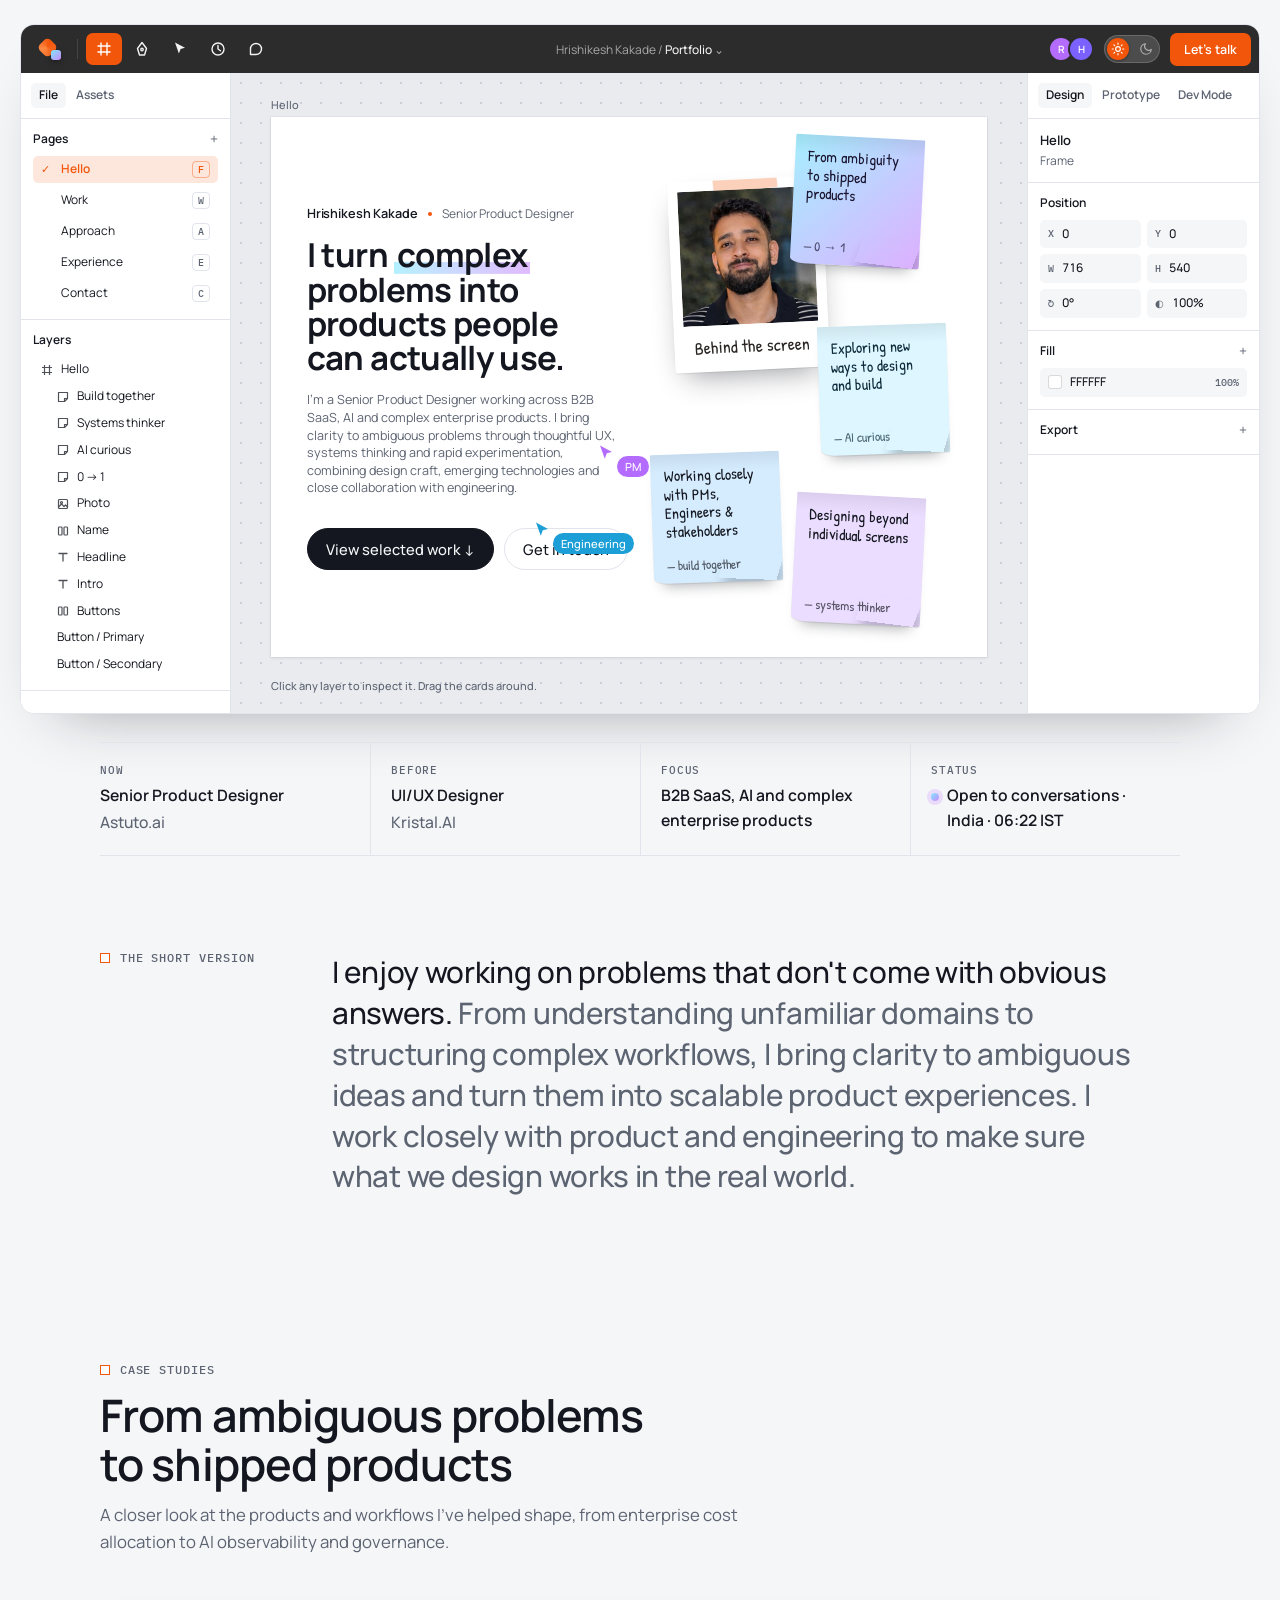
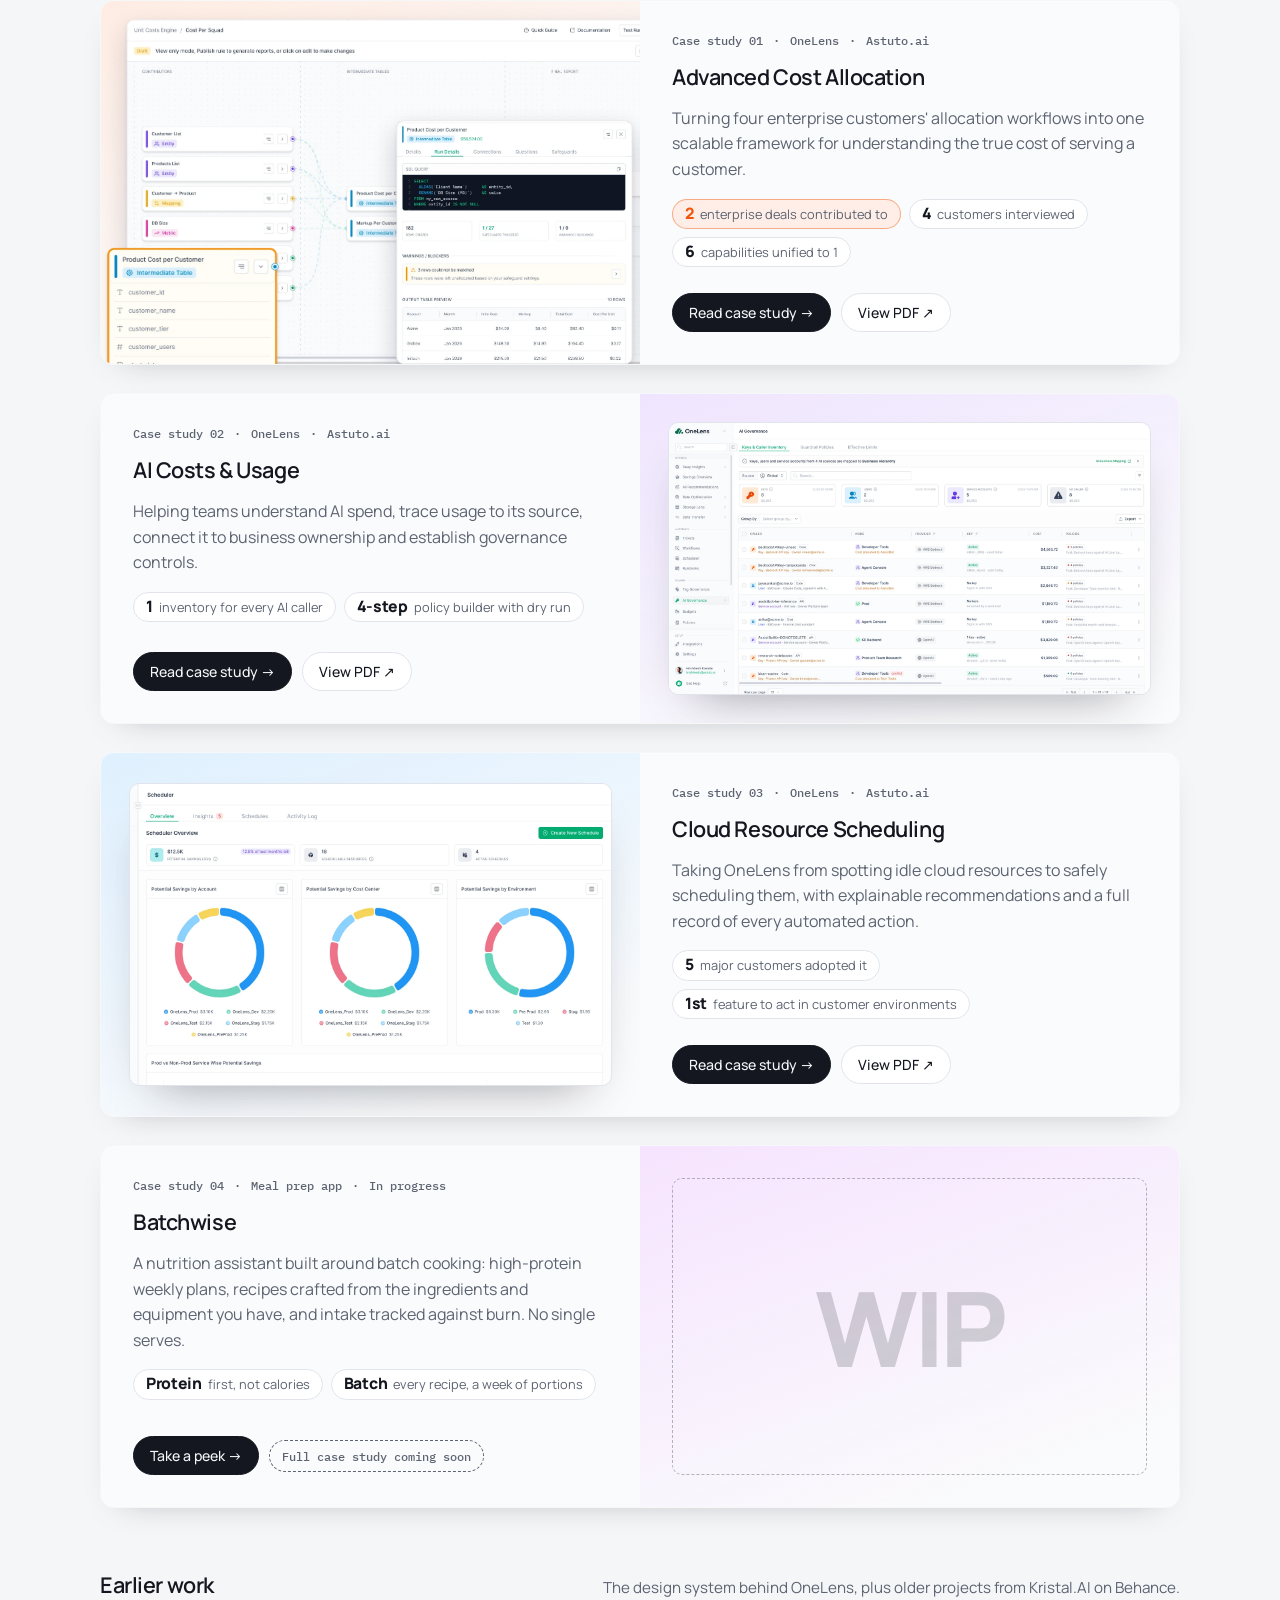
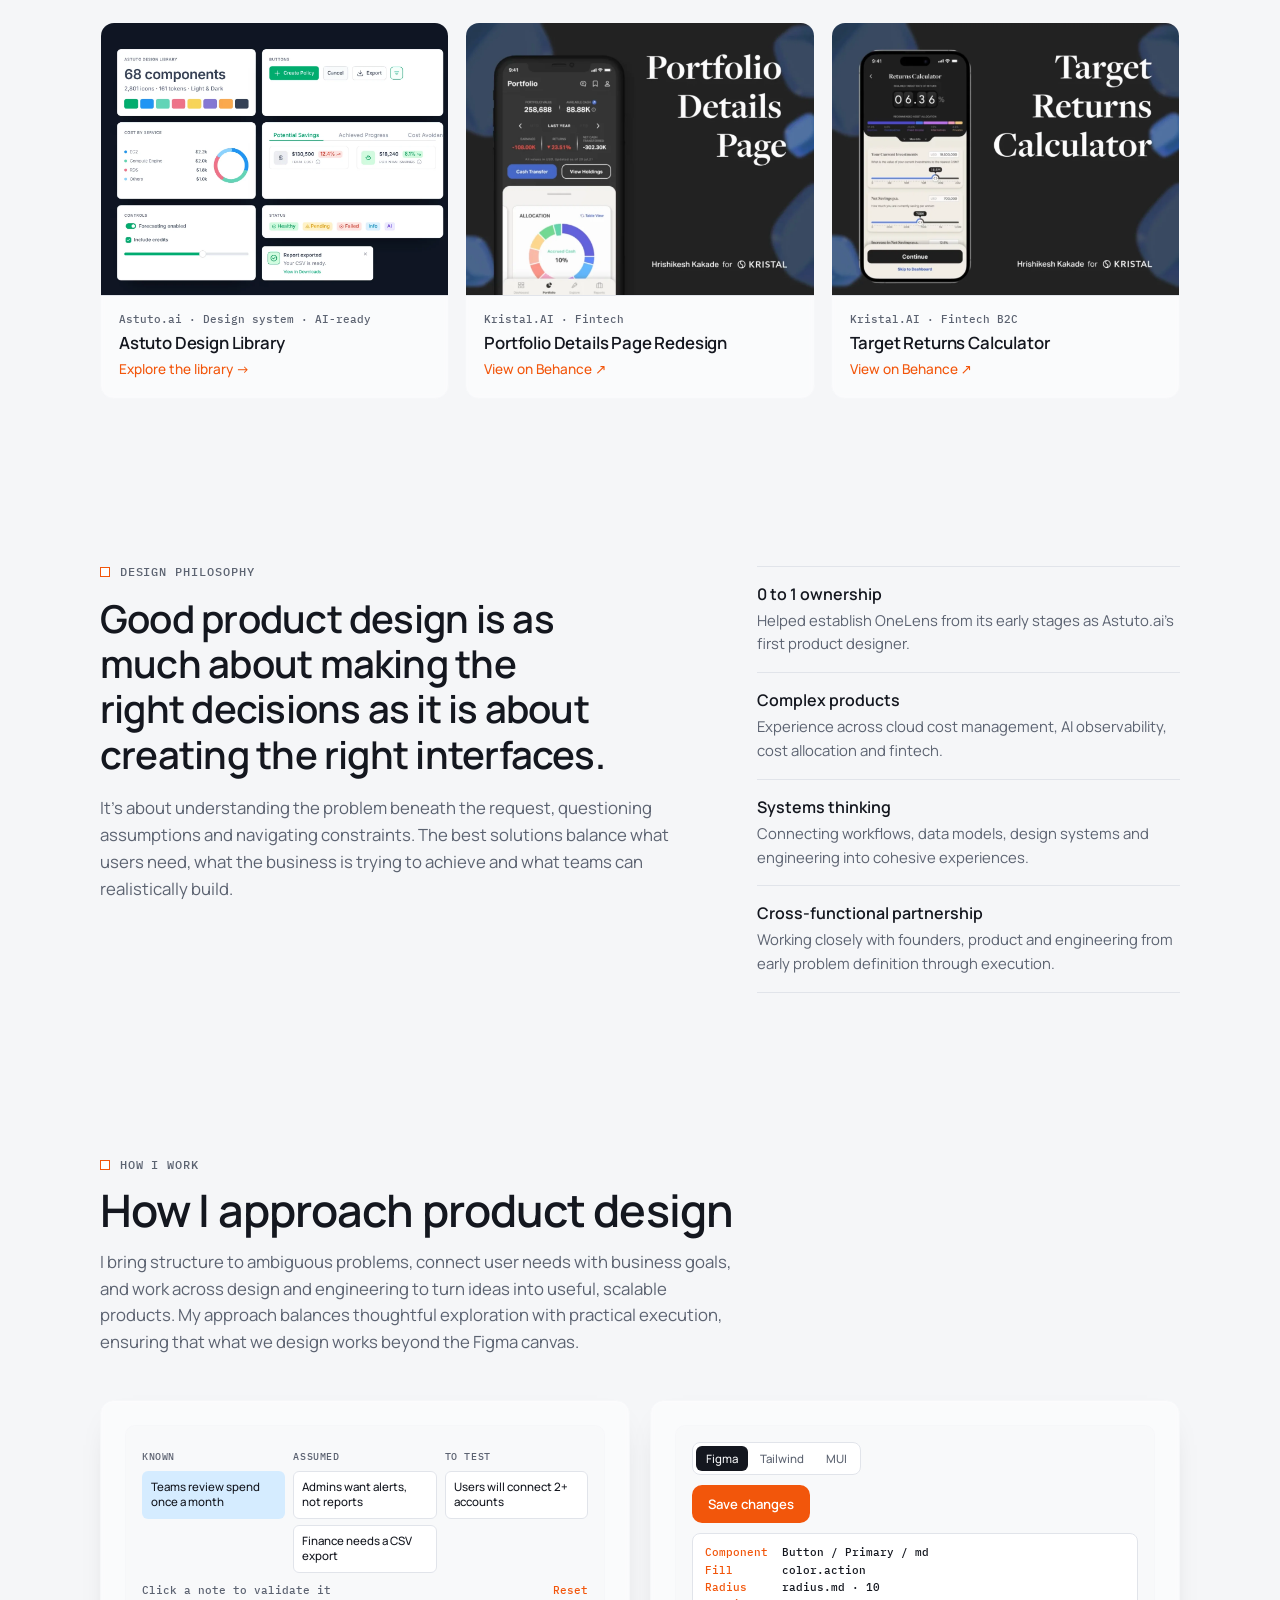
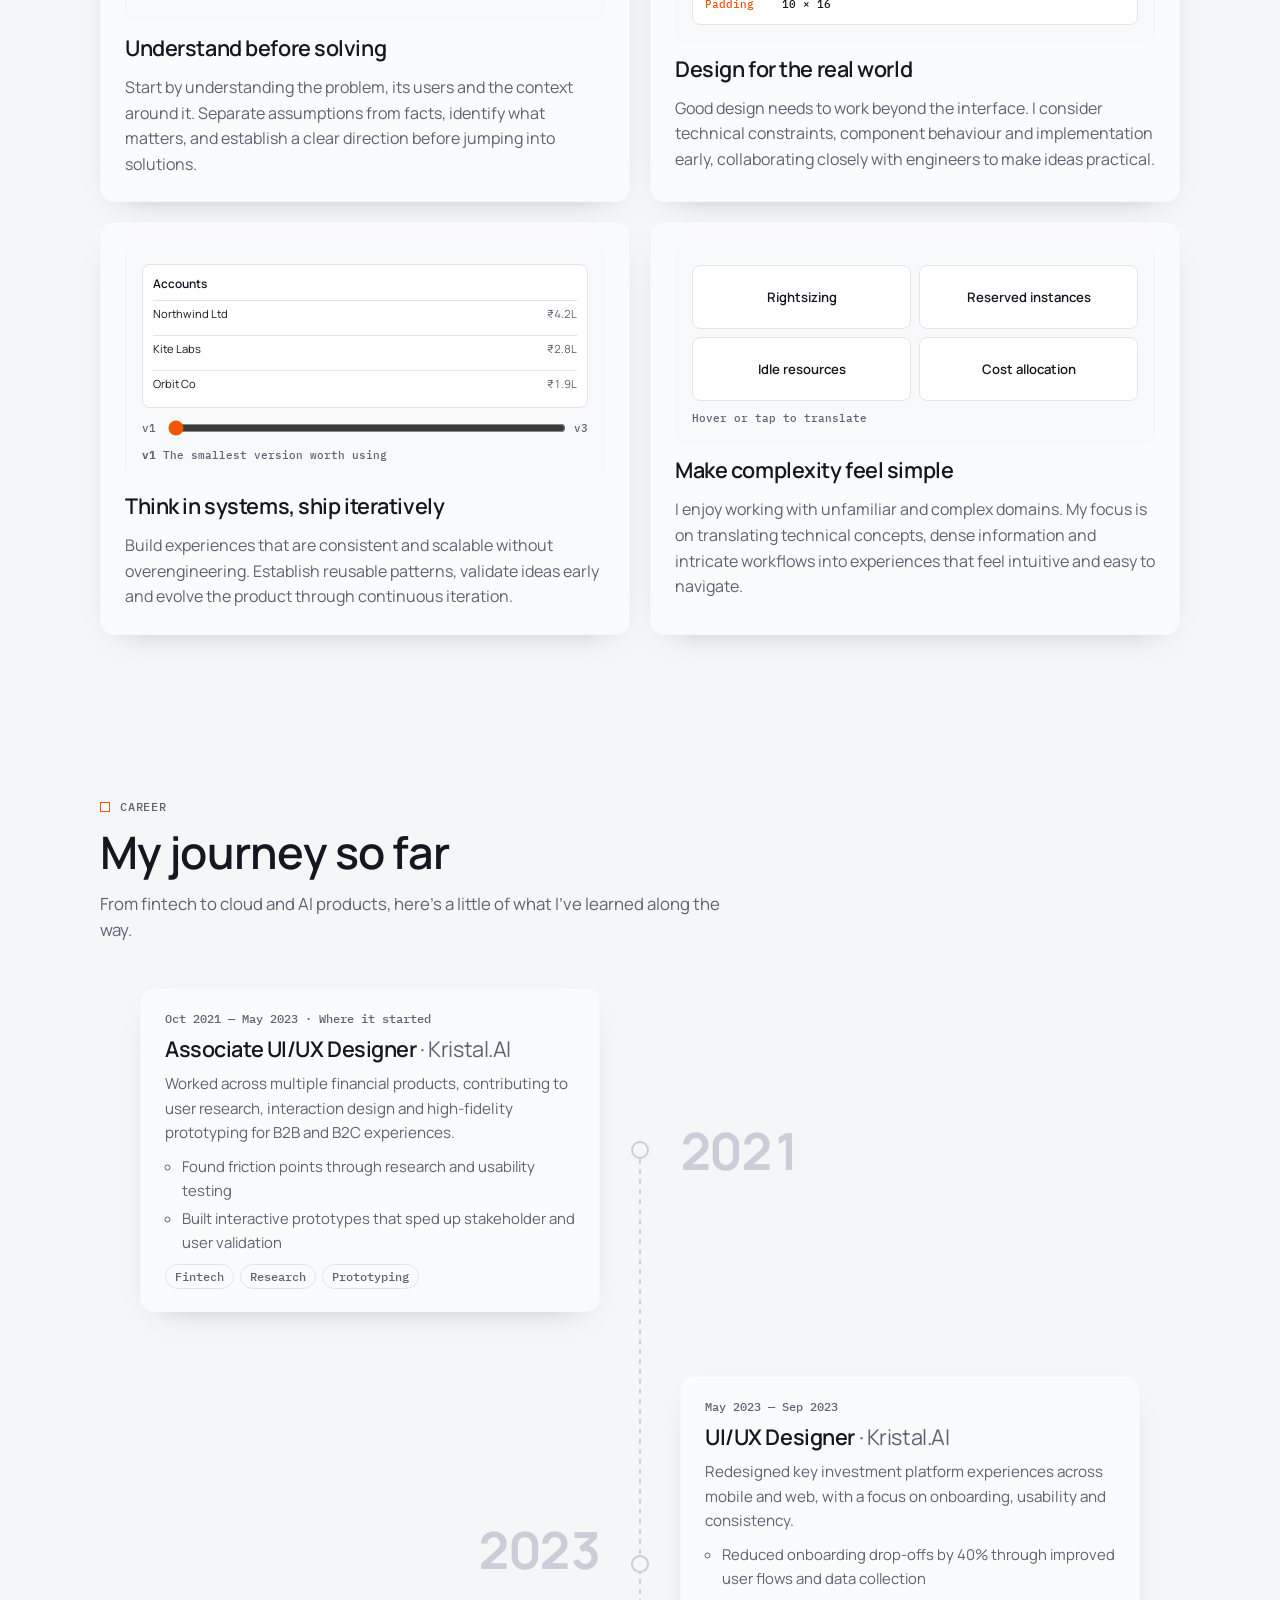
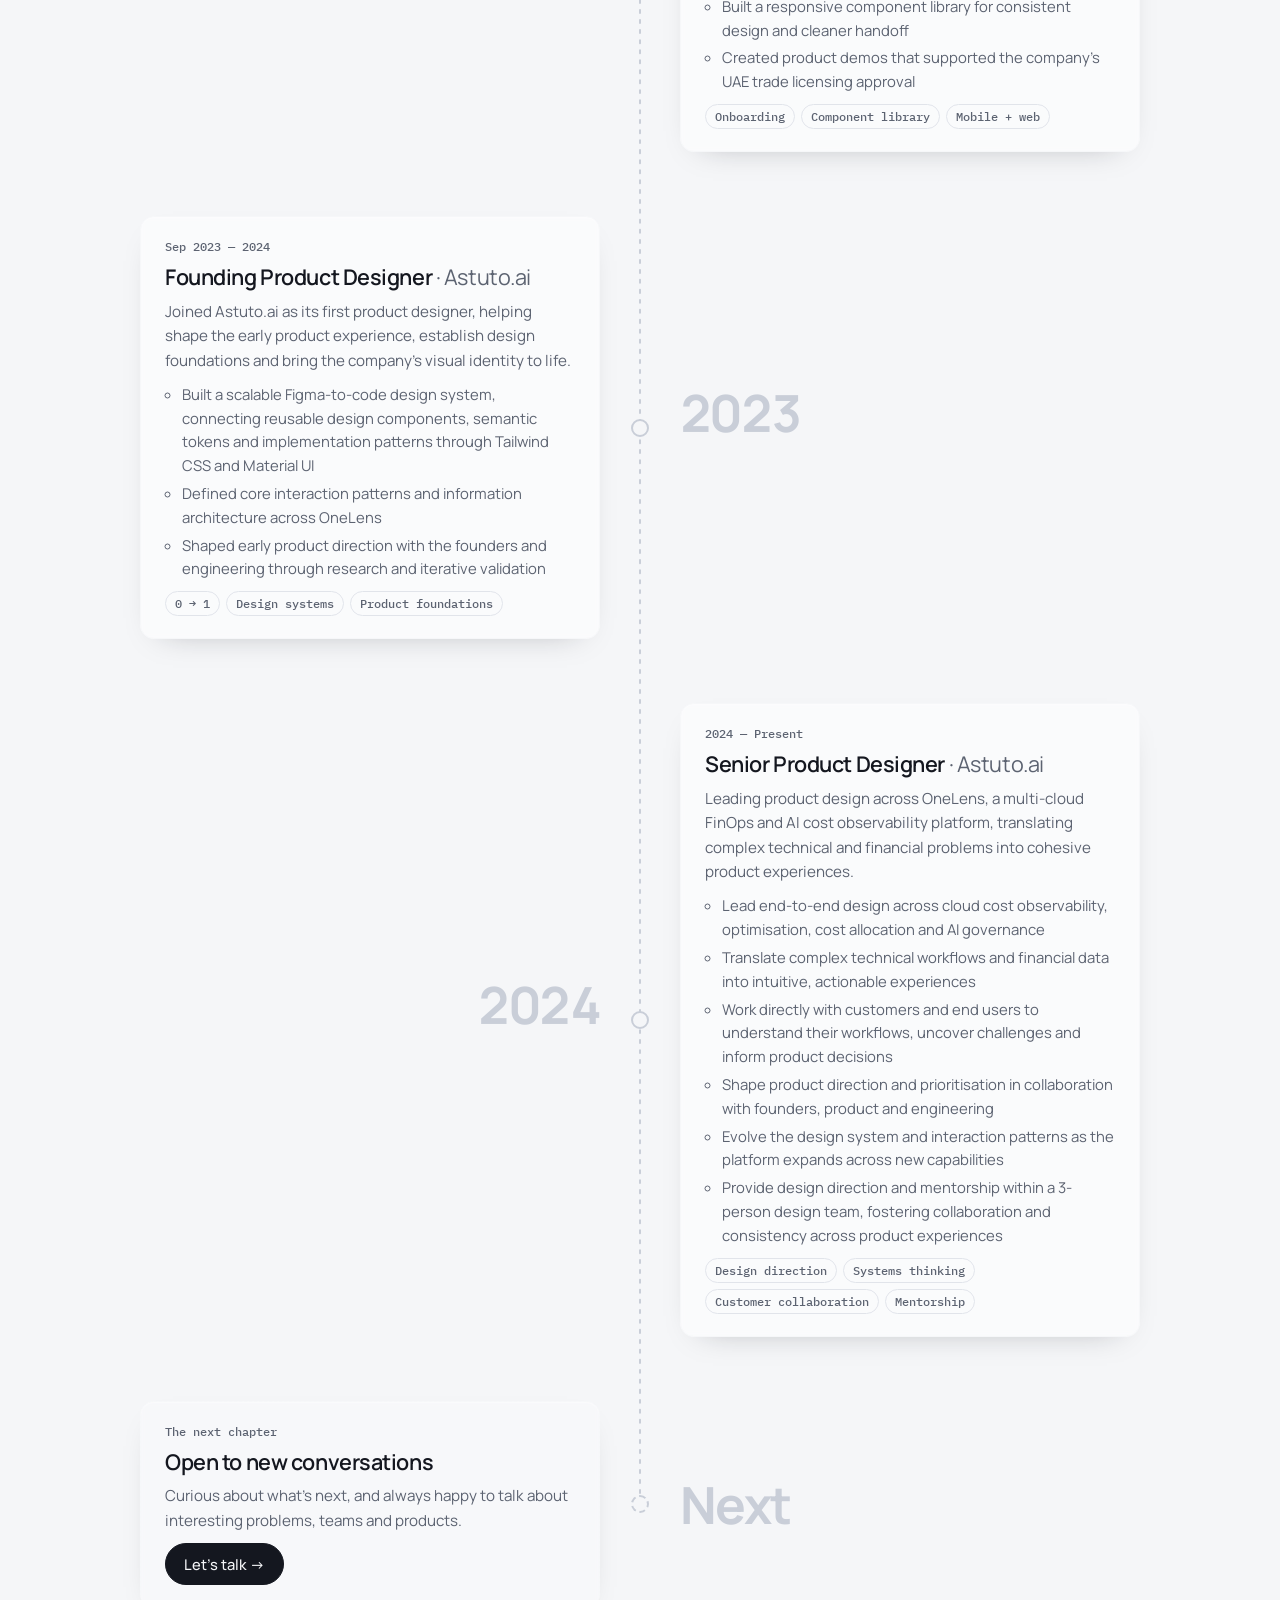
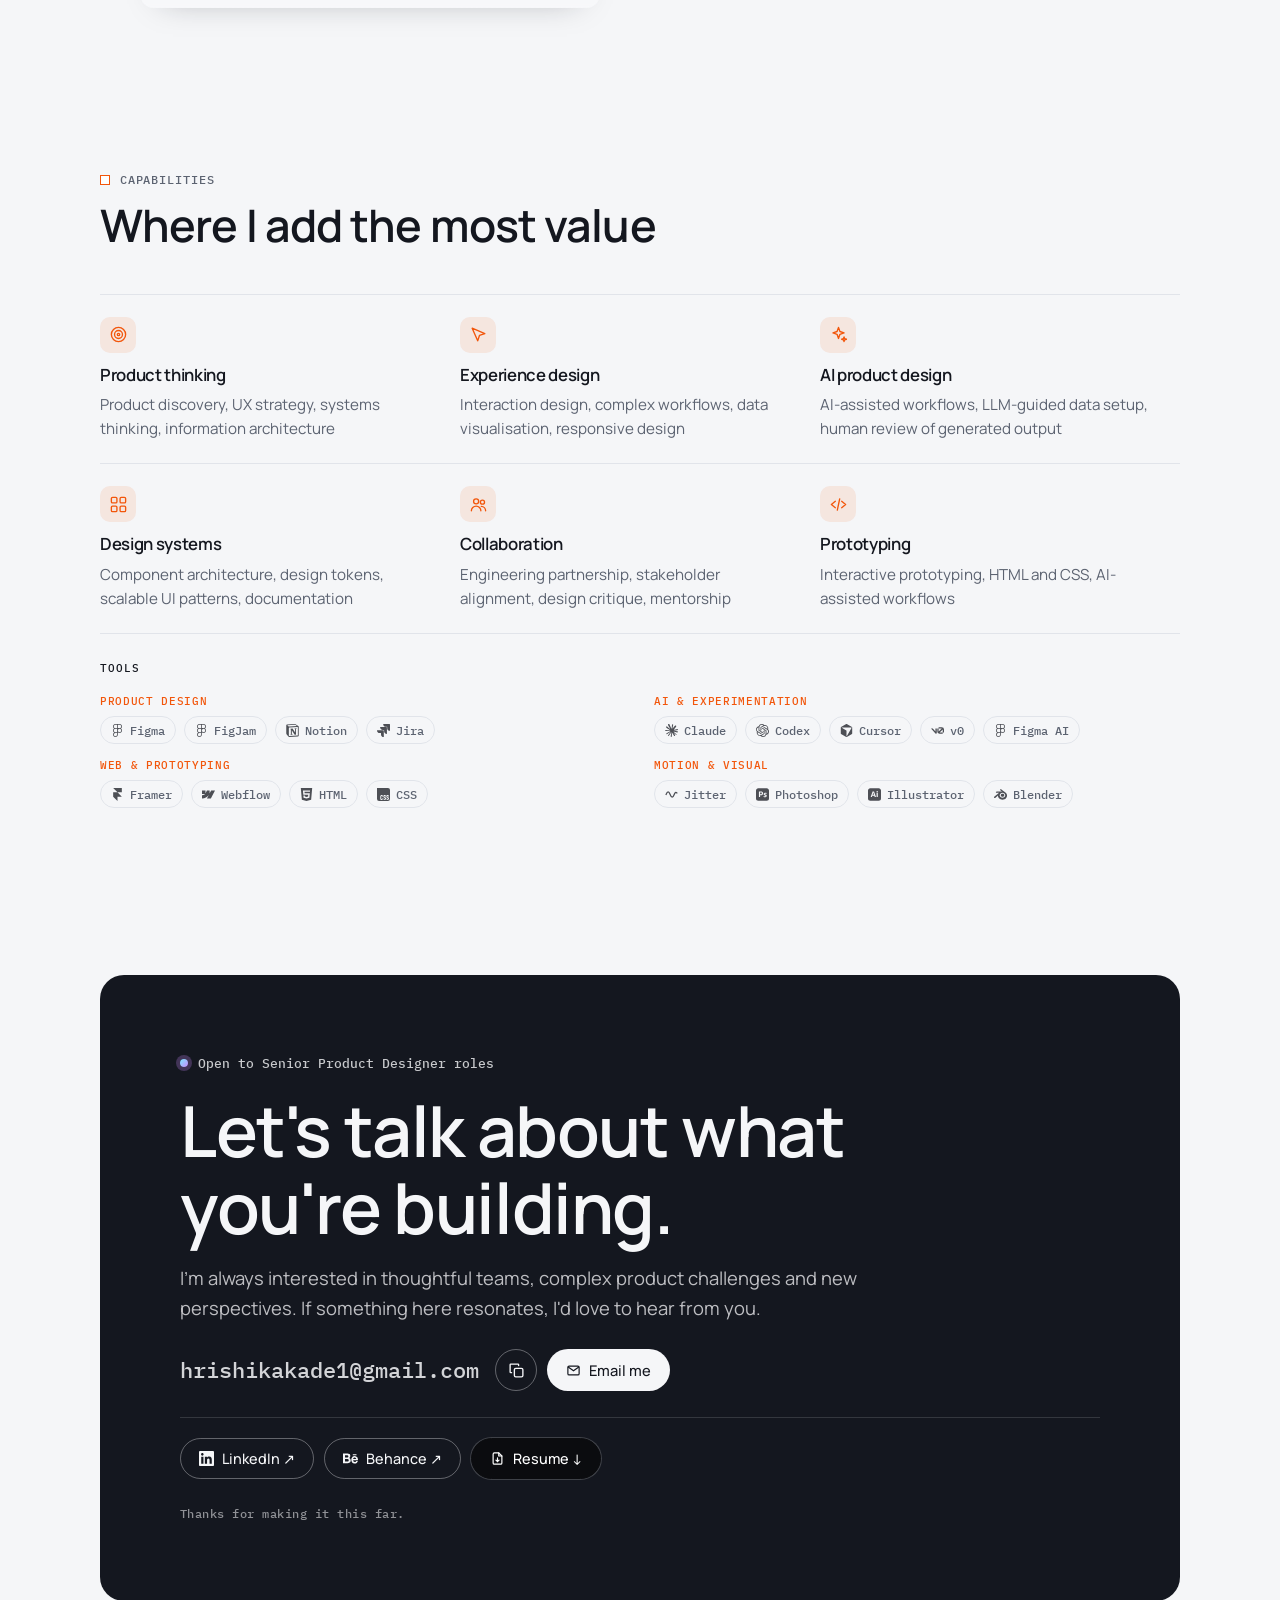
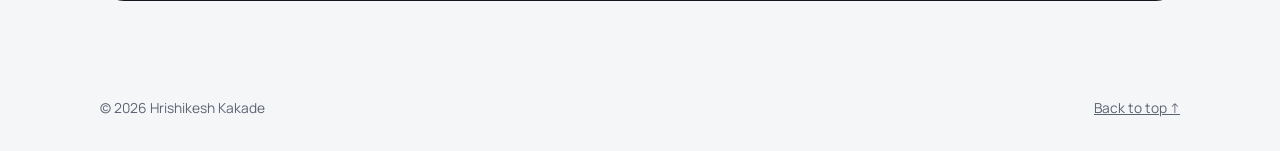
<file: index.html>
<!doctype html>
<html lang="en">
<head>
<meta charset="utf-8">
<meta name="viewport" content="width=device-width, initial-scale=1, viewport-fit=cover">
<meta name="description" content="Hrishikesh Kakade, Senior Product Designer. 0 to 1 products, design systems and B2B SaaS.">
<title>Hrishikesh Kakade — Product Designer</title>
<link rel="stylesheet" href="motion.css">
<link rel="icon" href="favicon.svg" type="image/svg+xml">
<link rel="icon" href="favicon-32.png" sizes="32x32" type="image/png">
<link rel="apple-touch-icon" href="apple-touch-icon.png">
<link rel="preconnect" href="https://fonts.googleapis.com">
<link rel="preconnect" href="https://fonts.gstatic.com" crossorigin>
<link rel="stylesheet" href="https://fonts.googleapis.com/css2?family=Manrope:wght@400;500;600;700;800&family=IBM+Plex+Mono:wght@400;500;600&family=Patrick+Hand&display=swap">
<style>
html{padding-top:env(safe-area-inset-top,0px);padding-bottom:env(safe-area-inset-bottom,0px)}
body{margin:0}
img{max-width:100%}

/* Layout: a design-tool canvas hero (draggable stickies on a dotted grid), then a calm single column of case studies, principles, timeline and contact. */
:root{
  --bg:#F5F6F8; --surface:#FFFFFF; --ink:#14171F; --muted:#5C6371; --line:#E1E4EA;
  --grid:#C9CED8; --canvas:#E9EBEF; --select:#F2560B; --select-soft:#FFE7DA; --sticky:#DDF6FF; --sticky-ink:#0E2A3A;
  --mint:#D5ECFF; --lilac:#EBDDFF; --peach:#F4DBFF;
  --cyan:#7FE7FF; --violet:#C98BFF; --grad:linear-gradient(135deg,#7FE7FF,#C98BFF);
  --f-display:"Manrope", "Avenir Next", system-ui, sans-serif;
  --f-body:"Manrope", system-ui, -apple-system, "Segoe UI", sans-serif;
  --f-mono:"IBM Plex Mono", ui-monospace, "SF Mono", Menlo, monospace;
  --r:14px;
}
@media (prefers-color-scheme: dark){:root:not([data-theme="light"]){
  --bg:#0F1115; --surface:#171A21; --ink:#ECEEF2; --muted:#9AA1AE; --line:#272B35;
  --grid:#2E3440; --canvas:#0B0D11; --select:#FF6A1F; --select-soft:#3B1E0F; --sticky:#163845; --sticky-ink:#DDF6FF;
  --mint:#17304A; --lilac:#2E2350; --peach:#3A2350; color-scheme:dark}}
:root[data-theme="dark"]{
  --bg:#0F1115; --surface:#171A21; --ink:#ECEEF2; --muted:#9AA1AE; --line:#272B35;
  --grid:#2E3440; --canvas:#0B0D11; --select:#FF6A1F; --select-soft:#3B1E0F; --sticky:#163845; --sticky-ink:#DDF6FF;
  --mint:#17304A; --lilac:#2E2350; --peach:#3A2350; color-scheme:dark}

*{box-sizing:border-box}
[hidden]{display:none!important}
html{scroll-behavior:smooth}
@media (prefers-reduced-motion:reduce){html{scroll-behavior:auto}*{transition:none!important;animation:none!important}}
body{background:var(--bg);color:var(--ink);font:16px/1.6 var(--f-body);-webkit-font-smoothing:antialiased}
body::before{content:"";position:fixed;inset:0 0 auto;height:env(safe-area-inset-top,0px);z-index:60;background:var(--bg)}
a{color:inherit}
:focus-visible{outline:2px solid var(--select);outline-offset:3px;border-radius:6px}
.wrap{max-width:1120px;margin:0 auto;padding-left:max(20px,env(safe-area-inset-left,0px));padding-right:max(20px,env(safe-area-inset-right,0px))}
h1,h2,h3{font-family:var(--f-display);text-wrap:balance;margin:0;letter-spacing:-.02em}
h2{font-size:clamp(1.9rem,4vw,2.8rem);line-height:1.1;font-weight:600}
h3{font-size:1.35rem;line-height:1.2;font-weight:600}
p{margin:0}
.eyebrow{font:500 .75rem/1 var(--f-mono);letter-spacing:.08em;text-transform:uppercase;color:var(--muted);display:flex;gap:.6rem;align-items:center}
.eyebrow::before{content:"";width:8px;height:8px;border:1.5px solid var(--select);background:var(--surface)}
section{padding-block:clamp(44px,6.5vw,84px)}
.glance-wrap+section{padding-top:clamp(56px,8vw,96px)}
#contact{padding-bottom:clamp(40px,5vw,64px)}
.sec-head{display:grid;gap:14px;margin-bottom:44px;max-width:640px}
.sec-head p{color:var(--muted);font-size:1.05rem}

.btn{display:inline-flex;align-items:center;gap:8px;font:500 .92rem var(--f-body);padding:10px 18px;border-radius:999px;border:1px solid var(--line);background:var(--surface);color:var(--ink);text-decoration:none;cursor:pointer}
.btn:hover{border-color:var(--ink)}
.btn.primary{background:var(--ink);color:var(--bg);border-color:var(--ink)}
.btn.primary:hover{opacity:.88}
.icon-btn{width:38px;height:38px;border-radius:50%;border:1px solid var(--line);background:var(--surface);color:var(--ink);cursor:pointer;display:grid;place-items:center}
.icon-btn svg{width:18px;height:18px}

.dot{width:8px;height:8px;border-radius:50%;background:var(--grad);box-shadow:0 0 0 4px color-mix(in srgb,#C98BFF 25%,transparent);flex:none}
/* Topographic map behind the page, revealed around the cursor */
.dotfield{position:fixed;inset:0;width:100%;height:100%;z-index:-1;pointer-events:none;display:block}
@media (hover:none){.dotfield{display:none}}
/* Hero: Figma-style editor */
.hero.wrap{max-width:1440px}
.hero{padding-block:24px 0}
.fig{--chrome:#2C2C2C;--chrome-2:#444444;--chrome-ink:#F2F2F2;--chrome-mute:#A8A8A8;
  border:1px solid var(--line);border-radius:14px;overflow:clip;background:var(--surface);
  box-shadow:0 30px 60px -40px rgba(20,23,31,.45);font-size:12px;line-height:1.4}
.fig-slot{height:48px;position:relative;z-index:60}
.fig-slot>.fig-top:not(.floating){margin:0 auto}
.fig-top{display:grid;grid-template-columns:1fr auto 1fr;align-items:center;gap:12px;height:48px;padding:0 8px;background:var(--chrome);color:var(--chrome-ink);
  --chrome:#2C2C2C;--chrome-2:#444444;--chrome-ink:#F2F2F2;--chrome-mute:#A8A8A8}
.fig-tools{display:flex;gap:2px;align-items:center;min-width:0}
.tool{position:relative;height:32px;min-width:36px;padding:0 10px;border-radius:7px;display:flex;align-items:center;justify-content:center;gap:7px;color:var(--chrome-ink);background:none;border:0;cursor:pointer;text-decoration:none;font:500 12.5px var(--f-body);white-space:nowrap;transition:background .15s,color .15s}
.tool svg{width:16px;height:16px;flex:none}
.tool:hover{background:var(--chrome-2)}
.tool.on{background:var(--select);color:#fff}
.tool .tl{display:none}
.tool .tip{position:absolute;top:calc(100% + 8px);left:50%;transform:translate(-50%,-4px);background:#1E1E1E;color:#fff;font:500 11px var(--f-body);padding:5px 8px;border-radius:6px;white-space:nowrap;opacity:0;pointer-events:none;transition:opacity .12s,transform .12s;box-shadow:0 6px 16px -6px rgba(0,0,0,.5)}
.tool .tip kbd{font:500 10px var(--f-mono);color:#A8A8A8;margin-left:6px}
.tool:hover .tip,.tool:focus-visible .tip{opacity:1;transform:translate(-50%,0)}
.tool.brand{padding:0 8px}
.mark{position:relative;width:24px;height:24px;flex:none;display:block}
.mark::before{content:"";position:absolute;left:3px;top:3px;width:15px;height:15px;border-radius:4.5px;transform:rotate(45deg);background:conic-gradient(from 210deg,#FF8A45,#F2560B,#FF6A1F,#FF8A45)}
.mark::after{content:"";position:absolute;right:0;bottom:1px;width:10px;height:10px;border-radius:3px;background:var(--grad);box-shadow:0 2px 6px rgba(0,0,0,.35)}
.brand-name{font:700 14px var(--f-display);letter-spacing:-.01em}
.tool-sep{width:1px;height:20px;background:var(--chrome-2);margin:0 6px;flex:none}
.fig-file{font:400 12px var(--f-body);color:var(--chrome-mute);white-space:nowrap}
.fig-file b{color:var(--chrome-ink);font-weight:500}
.fig-actions{display:flex;gap:8px;align-items:center;justify-content:flex-end}
.avatars{display:flex;padding-left:6px}
.avatars span{width:26px;height:26px;border-radius:50%;border:2px solid var(--chrome);margin-left:-6px;display:grid;place-items:center;font:600 10px var(--f-body);color:#fff}
.share{background:var(--select);color:#fff;border-radius:7px;padding:8px 14px;font:600 12.5px var(--f-body);text-decoration:none;white-space:nowrap}
.share:hover{filter:brightness(1.08)}
.tool.theme .tip{left:auto;right:0;transform:translateY(-4px)}
.tool.theme:hover .tip{transform:none}

/* Floating state: the editor header detaches and becomes the page nav */
.fig-top.floating{position:fixed;z-index:70;top:calc(env(safe-area-inset-top,0px) + 14px);left:0;right:0;margin:0 auto;
  width:min(840px,calc(100% - 2 * max(16px,env(safe-area-inset-left,0px))));height:54px;padding:0 8px;border-radius:16px;
  grid-template-columns:1fr auto;background:color-mix(in srgb,var(--chrome) 88%,transparent);
  -webkit-backdrop-filter:blur(14px) saturate(150%);backdrop-filter:blur(14px) saturate(150%);
  box-shadow:inset 0 1px 0 rgba(255,255,255,.08),0 0 0 1px rgba(0,0,0,.25),0 18px 40px -16px rgba(0,0,0,.5)}
.fig-top.floating .tl{display:inline}
.fig-top.floating .tool:not(.brand) .tip{display:none}
.fig-top.floating .fig-file,.fig-top.floating .avatars{display:none}
.fig-top.floating .share{padding:9px 16px;border-radius:9px}
.fig .fig-body{transform-origin:50% 0;transition:opacity .1s linear}
@media (max-width:860px){.fig-top.floating .tool:not(.brand) .tl{display:none}}
@media (max-width:520px){.fig-top.floating .brand-name{display:none}}
@media (max-width:999px){.fig-top{grid-template-columns:1fr auto}.fig-file{display:none}}
@media (max-width:560px){.tool{min-width:32px;padding:0 8px}.tool-sep,.avatars,.tool.theme .tip{display:none}.fig-top{gap:6px;padding:0 6px}}
@media (max-width:400px){.tool{min-width:30px;padding:0 7px}.share{padding:8px 10px}}
.fig-body{display:grid;grid-template-columns:210px minmax(0,1fr) 232px;height:640px}
.panel{background:var(--surface);overflow:auto;min-width:0}
.fig-left{border-right:1px solid var(--line)}
.fig-right{border-left:1px solid var(--line)}
.p-tabs{display:flex;gap:2px;padding:10px 10px;border-bottom:1px solid var(--line)}
.p-tabs span{padding:4px 8px;border-radius:5px;font-weight:600;color:var(--muted)}
.p-tabs span.on{color:var(--ink);background:var(--bg)}
.p-sec{padding:12px;border-bottom:1px solid var(--line);display:grid;gap:4px}
.p-title{font-weight:600;color:var(--ink);display:flex;justify-content:space-between;align-items:center;margin-bottom:4px}
.p-title span{color:var(--muted);font-weight:400;font-size:14px;line-height:1}
.page-link{display:flex;gap:8px;align-items:center;padding:5px 8px;border-radius:5px;text-decoration:none;color:var(--ink)}
.page-link:hover{background:var(--bg)}
.page-link .chk{width:12px;color:var(--ink);font-size:11px}
.page-link kbd{margin-left:auto;font:500 10px var(--f-mono);color:var(--muted);border:1px solid var(--line);border-radius:4px;padding:1px 5px;min-width:18px;text-align:center}
.page-link.on{background:color-mix(in srgb,var(--select) 14%,transparent);color:var(--select);font-weight:600}
.page-link.on .chk{color:var(--select)}
.page-link.on kbd{color:var(--select);border-color:color-mix(in srgb,var(--select) 40%,transparent)}
.page-link.on:hover{background:color-mix(in srgb,var(--select) 20%,transparent)}
.layer{display:flex;gap:8px;align-items:center;padding:5px 8px;border-radius:5px;cursor:pointer;color:var(--ink);background:none;border:0;font:inherit;text-align:left;width:100%;min-width:0}
.layer:hover{background:var(--bg)}
.layer.child{padding-left:24px}
.layer.on{background:var(--select-soft);color:var(--select)}
.layer svg{width:12px;height:12px;flex:none;opacity:.75}
.layer .lbl{overflow:hidden;text-overflow:ellipsis;white-space:nowrap}

.canvas-glow{position:absolute;inset:0;pointer-events:none;opacity:0;transition:opacity .3s;
  background-image:radial-gradient(circle 150px at var(--gx,-500px) var(--gy,-500px),color-mix(in srgb,var(--select) 10%,transparent),transparent 70%),radial-gradient(var(--select) 1.3px,transparent 1.3px);
  background-size:100% 100%,20px 20px;
  -webkit-mask-image:radial-gradient(circle 170px at var(--gx,-500px) var(--gy,-500px),#000 0%,rgba(0,0,0,.55) 45%,transparent 100%);
  mask-image:radial-gradient(circle 170px at var(--gx,-500px) var(--gy,-500px),#000 0%,rgba(0,0,0,.55) 45%,transparent 100%)}
.fig-canvas.glow .canvas-glow{opacity:1}
.glance-wrap{padding-block:28px 0}
.glance{margin:0;display:grid;grid-template-columns:repeat(4,minmax(0,1fr));border-block:1px solid var(--line)}
.glance>div{display:grid;gap:6px;align-content:start;padding:20px 20px 20px 0;min-width:0}
.glance>div+div{padding-left:20px;border-left:1px solid var(--line)}
.glance dt{font:500 .68rem var(--f-mono);letter-spacing:.08em;text-transform:uppercase;color:var(--muted)}
.glance dd{margin:0;font-weight:600;font-size:.98rem}
.glance .st{display:flex;gap:8px;align-items:baseline}
.glance .co{display:block;font-weight:500;color:var(--muted);margin-top:2px}
@media (max-width:760px){.glance{grid-template-columns:1fr 1fr}.glance>div:nth-child(3){padding-left:0;border-left:0}.glance>div:nth-child(n+3){border-top:1px solid var(--line)}}
.fig-canvas{position:relative;overflow:hidden;background-color:var(--canvas);
  background-image:radial-gradient(var(--grid) 1px,transparent 1px);background-size:20px 20px;touch-action:pan-y}
.board-label{position:absolute;left:5%;top:24px;font:500 11px var(--f-body);color:var(--muted)}
.board{position:absolute;left:5%;right:5%;top:44px;bottom:56px;background:var(--surface);box-shadow:0 1px 3px rgba(20,23,31,.1),0 0 0 1px var(--line)}
.board::before{content:"";position:absolute;inset:0 6%;pointer-events:none;opacity:0;transition:opacity .3s;
  --c:calc((100% - 11 * 16px) / 12);
  background:repeating-linear-gradient(90deg,color-mix(in srgb,var(--select) 7%,transparent) 0 var(--c),transparent var(--c) calc(var(--c) + 16px))}
.board{container-type:inline-size;--hm:5cqi}
.hello{position:absolute;left:var(--hm);top:var(--hm);bottom:var(--hm);width:calc(55% - var(--hm) * 1.5);align-content:center;display:grid;gap:16px;z-index:1}
.who{display:flex;flex-wrap:wrap;align-items:baseline;gap:4px 10px;font-size:clamp(.74rem,1.68cqi,.9rem)}
.who b{font:600 clamp(.78rem,1.77cqi,.95rem) var(--f-display);letter-spacing:-.01em}
.who span{color:var(--muted)}
.who span::before{content:"";display:inline-block;width:4px;height:4px;border-radius:50%;background:var(--select);margin-right:10px;vertical-align:middle}
.hsum{position:absolute;left:6%;right:6%;bottom:6%;margin:0;display:grid;grid-template-columns:repeat(4,minmax(0,1fr));gap:18px;padding-top:14px;border-top:1px dashed var(--line);z-index:1}
.hsum div{display:grid;gap:5px;align-content:start;min-width:0}
.hsum dt{font:500 .62rem var(--f-mono);letter-spacing:.08em;text-transform:uppercase;color:var(--muted)}
.hsum dd{margin:0;font-size:.82rem;line-height:1.35;font-weight:500}
.hsum .st{display:flex;gap:8px;align-items:baseline}
.hsum .st .dot{transform:translateY(-1px)}
.hero h1{font-size:clamp(1.6rem,4.6cqi,2.9rem);line-height:1.04;font-weight:700}
.hero h1 em{font-style:normal;white-space:nowrap;background:linear-gradient(90deg,color-mix(in srgb,#7FE7FF 60%,transparent),color-mix(in srgb,#C98BFF 60%,transparent)) no-repeat 0 88%/100% .36em;padding:0 .08em}
.hero-sub{color:var(--muted);font-size:clamp(.74rem,1.75cqi,1rem);max-width:min(380px,44.2cqi)}
.hero-cta{display:flex;gap:10px;flex-wrap:wrap;margin-top:clamp(8px,2.2cqi,20px)}
.status{font:500 .74rem var(--f-mono);color:var(--muted);display:flex;gap:8px;align-items:center}

.sticky{position:absolute;z-index:4;width:clamp(108px,18cqi,148px);aspect-ratio:1;display:flex;flex-direction:column;justify-content:space-between;padding:13px 13px 11px;overflow:hidden;background:var(--sticky);color:var(--sticky-ink);border-radius:1px 1px 2px 14px/1px 1px 2px 6px;
  box-shadow:0 1px 1px rgba(0,0,0,.08),0 12px 14px -10px rgba(20,23,31,.35);font:400 clamp(.95rem,2.2cqi,1.15rem)/1.18 "Patrick Hand","Bradley Hand","Segoe Print",cursive;cursor:grab;user-select:none;touch-action:none}
.sticky:not(.polaroid)::before{content:"";position:absolute;left:0;right:0;top:0;height:15%;background:linear-gradient(rgba(0,0,0,.07),rgba(0,0,0,0));pointer-events:none}
.sticky:not(.polaroid)::after{content:"";position:absolute;right:2px;bottom:2px;width:46%;height:20%;z-index:-1;transform:skew(-14deg) rotate(4deg);box-shadow:6px 10px 12px rgba(20,23,31,.22);pointer-events:none}
.sticky.polaroid{width:clamp(129px,21.7cqi,184px);aspect-ratio:auto;display:block;padding:10px 10px 0;background:#FFFFFF;color:#2A2522;border-radius:2px;
  box-shadow:0 1px 1px rgba(0,0,0,.08),0 14px 30px -12px rgba(20,23,31,.45)}
.polaroid img{display:block;width:100%;height:auto;aspect-ratio:1;object-fit:cover;border-radius:1px;pointer-events:none;-webkit-user-drag:none;filter:saturate(1.05) contrast(1.02)}
.polaroid .cap{display:block;font:400 1.1rem/1.1 "Patrick Hand","Bradley Hand","Segoe Print",cursive;text-align:center;padding:12px 0 14px;color:#2A2522}
.polaroid::before{content:"";position:absolute;left:50%;top:-11px;width:64px;height:22px;transform:translateX(-50%) rotate(-3deg);
  background:color-mix(in srgb,var(--select) 30%,rgba(255,255,255,.6));box-shadow:0 1px 2px rgba(0,0,0,.08);opacity:.9}
.sticky.dragging{cursor:grabbing;box-shadow:0 18px 40px -12px rgba(20,23,31,.45);z-index:9}
.sticky small{display:block;margin-top:6px;font:400 .85em/1 "Patrick Hand","Bradley Hand",cursive;opacity:.7}
.sticky.grad{background:linear-gradient(135deg,#A6EEFF,#DDB0FF);color:#1A1530} .sticky.mint{background:var(--mint);color:var(--ink)} .sticky.lilac{background:var(--lilac);color:var(--ink)} .sticky.peach{background:var(--peach);color:var(--ink)}
@media (min-width:1000px){.fig-canvas .board [data-layer]:hover:not(:has([data-layer]:hover)){outline:1px solid var(--select);outline-offset:2px}}

.sel{position:absolute;border:1.5px solid var(--select);pointer-events:none;z-index:10}
.sel .h{position:absolute;width:8px;height:8px;background:#fff;border:1.5px solid var(--select)}
.h.tl{left:-5px;top:-5px}.h.tr{right:-5px;top:-5px}.h.bl{left:-5px;bottom:-5px}.h.br{right:-5px;bottom:-5px}
.size-tag{position:absolute;left:50%;top:calc(100% + 6px);transform:translateX(-50%);background:var(--select);color:#fff;font:500 10px var(--f-mono);padding:2px 6px;border-radius:3px;white-space:nowrap}
.cursor{position:absolute;z-index:11;pointer-events:none;display:flex;align-items:flex-start;gap:2px;transition:left 1.6s cubic-bezier(.45,0,.2,1),top 1.6s cubic-bezier(.45,0,.2,1)}
.cursor svg{width:18px;height:18px;color:#B46CFF}
.cursor span{background:#B46CFF;color:#fff;font:500 .7rem var(--f-body);padding:3px 8px;border-radius:999px;margin-top:12px}
.cursor.c-eng svg{color:#1C9FD6}.cursor.c-eng span{background:#1C9FD6}
.cursor.c-eng{transition-duration:2.1s}
.canvas-hint{position:absolute;left:5%;bottom:20px;font:500 11px var(--f-body);color:var(--muted)}

.sel-name{font-weight:600;font-size:13px;color:var(--ink);overflow:hidden;text-overflow:ellipsis;white-space:nowrap}
.sel-kind{color:var(--muted)}
.prop-grid{display:grid;grid-template-columns:1fr 1fr;gap:6px}
.field{display:flex;align-items:center;gap:8px;background:var(--bg);border-radius:5px;padding:6px 8px;font-variant-numeric:tabular-nums;min-width:0;color:var(--ink)}
.field span{color:var(--muted);font:500 10px var(--f-mono);flex:none}
.field b{font-weight:500;overflow:hidden;text-overflow:ellipsis;white-space:nowrap}
.field .end{margin-left:auto;color:var(--muted)}
.swatch{width:14px;height:14px;border-radius:3px;box-shadow:inset 0 0 0 1px rgba(0,0,0,.15);flex:none}

@media (max-width:1240px){.fig-body{grid-template-columns:200px minmax(0,1fr)}.fig-right{display:none}}
@media (max-width:999px){
  .fig-body{grid-template-columns:1fr;height:auto}
  .fig-left{display:none}
  .fig-canvas{padding:16px 16px 24px}
  .board-label{position:static;margin-bottom:6px}
  .board{position:relative;inset:auto;padding:28px 20px}
  .hello{position:static;width:auto}
  .hero-sub{max-width:52ch;font-size:.95rem}
  .who{font-size:.9rem}.who b{font-size:.95rem}
  .board::before{display:none}
  .hsum{position:static;grid-template-columns:1fr 1fr;gap:14px;margin-top:26px}
  .cards{display:grid;grid-template-columns:repeat(auto-fill,minmax(140px,1fr));gap:10px;margin-top:28px}
  .sticky{position:relative;left:auto!important;top:auto!important;width:auto;transform:none!important;cursor:default;aspect-ratio:auto;font-size:1.3rem;padding:20px 16px 14px}
  .board{display:flex;flex-direction:column}
  .hsum{order:2}
  .sticky.polaroid{grid-column:1/-1;justify-self:center;width:217px;transform:rotate(-2deg)!important;margin:8px 0 6px}
  .sel,.cursor,.canvas-hint{display:none}
}

/* Intro */
.intro{display:grid;grid-template-columns:200px 1fr;gap:32px;align-items:start}
.intro p{font:500 clamp(1.35rem,2.6vw,1.85rem)/1.38 var(--f-display);letter-spacing:-.01em;max-width:30ch;max-width:820px}
.intro p span{color:var(--muted)}
@media (max-width:700px){.intro{grid-template-columns:1fr;gap:14px}}

/* Work */
.work-list{display:grid;gap:28px}
.case{display:grid;grid-template-columns:minmax(0,1fr) minmax(0,1fr);gap:0;border:1px solid var(--line);border-radius:var(--r);background:var(--surface);overflow:hidden;text-decoration:none;cursor:pointer;transition:border-color .2s,transform .2s;text-align:left;font:inherit;color:inherit;padding:0;width:100%}
.case:hover{border-color:var(--select);transform:translateY(-2px)}
.case:hover .cover-ui{transform:scale(1.025)}
.cover{position:relative;min-height:320px;display:grid;place-items:center;padding:32px;overflow:hidden}
.cover-ui{width:100%;max-width:420px;transition:transform .35s ease}
.case-body{padding:32px;display:flex;flex-direction:column;gap:16px;min-width:0}
.meta{font:500 .75rem var(--f-mono);color:var(--muted);display:flex;gap:10px;flex-wrap:wrap}
.tags{display:flex;gap:6px;flex-wrap:wrap}
.tag{font:500 .72rem var(--f-mono);padding:4px 9px;border-radius:999px;border:1px solid var(--line);color:var(--muted)}
.case-body p{color:var(--muted)}
.metrics{display:grid;grid-template-columns:1fr 1fr;gap:12px;margin-top:auto;padding-top:16px;border-top:1px dashed var(--line)}
.metric b{display:block;font:700 1.9rem/1 var(--f-display);letter-spacing:-.02em;font-variant-numeric:tabular-nums}
.metric span{font-size:.82rem;color:var(--muted)}
.read{font:500 .9rem var(--f-body);color:var(--select);display:flex;align-items:center;gap:6px}
.case:nth-child(even){grid-template-columns:minmax(0,1fr) minmax(0,1fr)}
.case:nth-child(even) .cover{order:2}
@media (max-width:820px){.case,.case:nth-child(even){grid-template-columns:1fr}.case:nth-child(even) .cover{order:0}.cover{min-height:240px}}

/* mini UI mockups inside covers */
.c-blue{background:linear-gradient(160deg,color-mix(in srgb,var(--select-soft) 75%,transparent),transparent 85%)}
.c-mint{background:linear-gradient(160deg,color-mix(in srgb,var(--mint) 75%,transparent),transparent 85%)}
.c-lilac{background:linear-gradient(160deg,color-mix(in srgb,var(--lilac) 75%,transparent),transparent 85%)}
.c-peach{background:linear-gradient(160deg,color-mix(in srgb,var(--peach) 75%,transparent),transparent 85%)}
.ui{background:var(--surface);border:1px solid var(--line);border-radius:12px;box-shadow:0 20px 40px -24px rgba(20,23,31,.4);padding:14px;font-size:.72rem}
.ui-top{display:flex;gap:5px;margin-bottom:12px}.ui-top i{width:7px;height:7px;border-radius:50%;background:var(--line)}
.ui-row{display:flex;gap:8px;align-items:center}
.bar{height:8px;border-radius:4px;background:var(--line)}
.kpis{display:grid;grid-template-columns:repeat(3,1fr);gap:8px;margin-bottom:12px}
.kpi{border:1px solid var(--line);border-radius:8px;padding:8px}
.kpi b{display:block;font:700 .95rem var(--f-display)}
.kpi em{font-style:normal;color:#9B6BFF;font:500 .62rem var(--f-mono)}
.chart{display:flex;align-items:flex-end;gap:6px;height:90px;padding-top:6px;border-bottom:1px solid var(--line)}
.chart i{flex:1;background:var(--select);border-radius:3px 3px 0 0;opacity:.85}
.chart i.dim{opacity:.3}
.bubble{padding:9px 11px;border-radius:12px;max-width:85%;line-height:1.35}
.bubble.me{background:var(--ink);color:var(--bg);margin-left:auto;border-bottom-right-radius:3px}
.bubble.ai{background:var(--bg);border:1px solid var(--line);border-bottom-left-radius:3px}
.why{display:flex;gap:4px;flex-wrap:wrap;margin-top:6px}
.why span{font:500 .6rem var(--f-mono);padding:2px 6px;border-radius:4px;background:var(--select-soft);color:var(--select)}
.phone{width:190px;margin:0 auto;border-radius:26px;padding:10px;border:1px solid var(--line);background:var(--surface);box-shadow:0 24px 44px -24px rgba(20,23,31,.45)}
.phone .screen{border-radius:18px;background:var(--bg);padding:14px 12px;display:grid;gap:9px}
.step{display:flex;gap:8px;align-items:center;background:var(--surface);border:1px solid var(--line);border-radius:10px;padding:8px}
.step i{width:18px;height:18px;border-radius:50%;border:1.5px solid var(--line);flex:none}
.step.done i{background:#9B6BFF;border-color:#9B6BFF}
.step.now{border-color:var(--select)} .step.now i{border-color:var(--select)}
.swatches{display:grid;grid-template-columns:repeat(4,1fr);gap:6px;margin-bottom:10px}
.swatches i{aspect-ratio:1;border-radius:6px}
.tok{font:500 .62rem var(--f-mono);color:var(--muted);display:flex;justify-content:space-between;padding:5px 0;border-bottom:1px dashed var(--line)}
.comp{display:flex;gap:6px;margin-top:10px}
.comp span{padding:6px 10px;border-radius:7px;font-weight:600;font-size:.66rem}

.aibars{display:grid;gap:7px}
.aibars div{display:grid;grid-template-columns:56px 1fr;gap:8px;align-items:center;font:500 .62rem var(--f-mono);color:var(--muted)}
.aibars i{display:block;height:8px;border-radius:4px;background:linear-gradient(90deg,var(--select),#C98BFF)}
.trow{display:grid;grid-template-columns:1.6fr repeat(3,.8fr);gap:6px;padding:6px 0;border-top:1px solid var(--line);font-size:.68rem;align-items:center}
.trow span:first-child{font-family:var(--f-mono);overflow:hidden;text-overflow:ellipsis;white-space:nowrap}
.trow.th{border-top:0;font:500 .58rem var(--f-mono);text-transform:uppercase;letter-spacing:.06em;color:var(--muted)}
.trow .ok{color:#9B6BFF;font-weight:700}.trow .bad{color:var(--select);font-weight:700}.trow .warn{font:500 .6rem var(--f-mono);color:var(--select)}
.cover.has-shot{padding:28px;align-content:center}
.cover-shot{display:block;width:100%;height:auto;border-radius:10px;border:1px solid var(--line);background:#fff;box-shadow:0 24px 48px -28px rgba(20,23,31,.45);transition:transform .35s ease}
.case:hover .cover-shot{transform:scale(1.02)}
.cover-shot.is-cut{border:0;border-radius:0;background:none;box-shadow:none}
.cover.has-shot:has(.is-cut){padding:0;place-items:center start}
.cover-shot.is-cut{width:100%;height:100%;object-fit:cover;object-position:left center;transform-origin:left center}
.cover.has-shot:has(.is-cut){padding:0;place-items:stretch;align-content:stretch}
.cover.has-shot:has(.uem){padding:0;display:block;position:relative}
.cover .uem-card{position:absolute;left:0;top:0;height:100%;width:auto;min-width:100%;aspect-ratio:1460/1255}
@media (max-width:820px){.cover:has(.uem){aspect-ratio:1460/1255;min-height:0}}
@media (max-width:820px){.cover:has(.is-cut){aspect-ratio:1460/1255;min-height:0}}
.case-actions{display:flex;gap:10px;flex-wrap:wrap;margin-top:auto;padding-top:10px}
.case-actions .btn{padding:9px 16px;font-size:.88rem}
.case.tbd{cursor:default;border-style:dashed}
.case.tbd .cover{min-height:180px}
.metric b.todo{display:table;font:500 .9rem var(--f-mono);color:var(--muted);border:1px dashed color-mix(in srgb,var(--muted) 50%,transparent);border-radius:6px;padding:6px 9px;margin-bottom:6px}
.case.tbd:hover{transform:none;border-color:var(--line)}
.wip-mark{display:grid;place-items:center;width:100%;aspect-ratio:16/10;border-radius:10px;border:1.5px dashed color-mix(in srgb,var(--muted) 45%,transparent)}
.wip-mark span{font:800 clamp(3.5rem,9vw,6.5rem)/1 var(--f-display);letter-spacing:-.04em;color:var(--ink);opacity:.18}
.soon{display:grid;justify-items:center;gap:10px;color:var(--muted);font:500 .8rem var(--f-mono)}
.soon-badge{font:700 2.4rem/1 var(--f-display);letter-spacing:-.02em;color:var(--ink);opacity:.25}
/* Earlier work (Behance) */
.earlier{margin-top:64px;display:grid;gap:22px}
.earlier-head{display:flex;justify-content:space-between;align-items:baseline;gap:8px 20px;flex-wrap:wrap}
.earlier-head h3{font-size:1.35rem}
.earlier-head p{color:var(--muted);font-size:.95rem}
.earlier-grid{display:grid;grid-template-columns:repeat(3,minmax(0,1fr));gap:16px}
.ew{display:flex;flex-direction:column;text-decoration:none;color:inherit;border:1px solid var(--glass-edge,var(--line));border-radius:var(--r);overflow:hidden;
  background:var(--glass,var(--surface));-webkit-backdrop-filter:blur(3px) saturate(140%);backdrop-filter:blur(3px) saturate(140%);transition:transform .2s,border-color .2s}
.ew:hover{transform:translateY(-2px);border-color:var(--select)}
.ew-cover{height:150px;display:grid;place-items:center;padding:18px;overflow:hidden}
.ew-ui{width:100%;max-width:220px;display:grid;gap:7px;padding:12px;transition:transform .35s ease}
.ew:hover .ew-ui{transform:scale(1.04)}
.ew-cover.has-img{height:auto;aspect-ratio:1228/959;padding:0;background:#1d1d1f}
.ew-cover.has-img img{width:100%;height:100%;object-fit:cover;display:block;transition:transform .35s ease}
.ew:hover .ew-cover.has-img img{transform:scale(1.04)}
.ew-alloc{display:flex;gap:2px;height:6px;border-radius:3px;overflow:hidden}
.ew-field{display:flex;justify-content:space-between;align-items:center;border:1px solid var(--line);border-radius:6px;padding:4px 8px;font-size:.62rem;color:var(--muted)}
.ew-field b{color:var(--ink);font-weight:600}
.ew-slider{height:4px;border-radius:2px;background:var(--line);position:relative}
.ew-slider i{position:absolute;left:0;top:0;bottom:0;width:62%;background:var(--select);border-radius:2px}
.ew-slider i::after{content:"";position:absolute;right:-6px;top:-4px;width:12px;height:12px;border-radius:50%;background:var(--surface);border:2px solid var(--select)}
.ew-body{padding:16px 18px 18px;display:grid;gap:6px;border-top:1px solid var(--line)}
.ew-meta{font:500 .68rem var(--f-mono);color:var(--muted)}
.ew h4{margin:0;font:600 1.05rem/1.25 var(--f-display);letter-spacing:-.01em}
.ew-link{font-size:.85rem;color:var(--select);font-weight:500}
@media (max-width:820px){.earlier-grid{grid-template-columns:1fr}}
/* Principles */
.principles{display:grid;grid-template-columns:repeat(2,1fr);gap:20px}
.principle{border:1px solid var(--line);border-radius:var(--r);background:var(--surface);padding:24px;display:grid;gap:14px;align-content:start}
.vignette{border-radius:10px;background:var(--bg);border:1px solid var(--line);padding:16px;min-height:196px;display:grid;align-content:center;gap:10px;font-size:.8rem}
.principle p{color:var(--muted)}
.v-hint{font:500 .68rem var(--f-mono);color:var(--muted);display:flex;justify-content:space-between;gap:8px}
.v-hint button{font:inherit;color:var(--select);background:none;border:0;padding:0;cursor:pointer}
/* 1. unknowns board */
.board3{display:grid;grid-template-columns:repeat(3,minmax(0,1fr));gap:8px;align-items:start}
.col{display:grid;gap:6px;align-content:start;min-width:0}
.col h4{margin:0 0 2px;font:500 .64rem var(--f-mono);letter-spacing:.06em;text-transform:uppercase;color:var(--muted)}
.note{font:500 .72rem/1.3 var(--f-body);text-align:left;padding:8px;border-radius:6px;border:1px solid var(--line);background:var(--surface);color:var(--ink);cursor:pointer;width:100%}
.note:hover{border-color:var(--select)}
.note.known{cursor:default;background:var(--mint);border-color:transparent}
.note.known:hover{border-color:transparent}
.note .ok{display:block;margin-top:4px;font:500 .6rem var(--f-mono);color:#7A4FE0}
.col .empty{font:400 .68rem var(--f-body);color:var(--muted);padding:8px;border:1px dashed var(--line);border-radius:6px}
/* 2. three-way spec */
.seg{display:inline-flex;gap:2px;padding:3px;border-radius:8px;background:var(--surface);border:1px solid var(--line);justify-self:start}
.seg button{font:500 .72rem var(--f-body);border:0;background:none;color:var(--muted);padding:5px 10px;border-radius:6px;cursor:pointer}
.seg button[aria-pressed="true"]{background:var(--ink);color:var(--bg)}
.demo-btn{justify-self:start;background:var(--select);color:#fff;border-radius:10px;padding:10px 16px;font:600 .82rem var(--f-body)}
.spec{margin:0;font:500 .7rem/1.55 var(--f-mono);background:var(--surface);border:1px solid var(--line);border-radius:8px;padding:10px 12px;overflow-x:auto;white-space:pre;color:var(--ink);min-height:76px}
.spec .k{color:var(--select)}
/* 3. slices */
.slice-screen{background:var(--surface);border:1px solid var(--line);border-radius:8px;padding:10px;display:grid;gap:8px}
.slice-top{display:flex;justify-content:space-between;align-items:center;font:600 .74rem var(--f-body)}
.slice-chips{display:flex;gap:4px}
.slice-chips span{font:500 .6rem var(--f-mono);padding:2px 7px;border-radius:999px;background:var(--select-soft);color:var(--select)}
.slice-chart{display:flex;align-items:flex-end;gap:4px;height:34px;border-bottom:1px solid var(--line)}
.slice-chart i{flex:1;background:var(--select);opacity:.75;border-radius:2px 2px 0 0}
.slice-row{display:flex;justify-content:space-between;gap:8px;font-size:.7rem;padding:4px 0;border-top:1px solid var(--line)}
.slice-row span:last-child{color:var(--muted);font-variant-numeric:tabular-nums}
.slice-ctl{display:grid;grid-template-columns:auto 1fr auto;gap:10px;align-items:center;font:500 .7rem var(--f-mono);color:var(--muted)}
.slice-ctl input{accent-color:var(--select);width:100%}
.slice-ctl b{color:var(--ink);font-weight:500}
/* 4. jargon */
.jargon{display:grid;grid-template-columns:1fr 1fr;gap:8px}
.j-label{font:500 .66rem var(--f-mono);color:var(--muted);letter-spacing:.04em}
.j-label b{color:var(--ink);font-weight:600}
.jargon+.j-label{margin-top:4px}
.chip{position:relative;height:64px;border:0;padding:0;background:none;cursor:pointer;perspective:600px;font:inherit}
.chip .face{position:absolute;inset:0;display:grid;place-items:center;text-align:center;padding:6px 10px;border-radius:8px;border:1px solid var(--line);backface-visibility:hidden;transition:transform .45s ease;font-size:.7rem;line-height:1.25}
.chip .front{background:var(--surface);color:var(--ink);font:600 .82rem var(--f-display)}
.chip .back{background:var(--lilac);color:var(--ink);transform:rotateY(180deg);border-color:transparent}
.chip.flip .front{transform:rotateY(180deg)}
.chip.flip .back{transform:rotateY(360deg)}
@media (hover:hover){.chip:hover .front{transform:rotateY(180deg)}.chip:hover .back{transform:rotateY(360deg)}}
@media (prefers-reduced-motion:reduce){.chip .face{backface-visibility:visible}.chip .back{opacity:0;transform:none}.chip.flip .back,.chip:hover .back{opacity:1;transform:none}.chip.flip .front,.chip:hover .front{transform:none}}
@media (max-width:760px){.principles{grid-template-columns:1fr}}
@media (max-width:420px){.board3{grid-template-columns:1fr}}

/* Experience path */
.path{position:relative}
.path svg{position:absolute;inset:0;width:100%;height:100%;overflow:visible;pointer-events:none}
.path .track{fill:none;stroke:var(--grid);stroke-width:2;stroke-dasharray:3 7;stroke-linecap:round}
.path .done{fill:none;stroke:var(--select);stroke-width:3;stroke-linecap:round}
.stops{list-style:none;margin:0;padding:0;display:grid;gap:64px;position:relative}
.stop{display:grid;grid-template-columns:minmax(0,1fr) 80px minmax(0,1fr);align-items:center}
.stop>*{grid-row:1}
.node{grid-column:2;justify-self:center;width:18px;height:18px;border-radius:50%;background:var(--bg);border:2px solid var(--grid);position:relative;z-index:1;transition:background .3s,border-color .3s,box-shadow .3s}
.stop.reached .node{border-color:var(--select);background:var(--select);box-shadow:0 0 0 6px var(--select-soft)}
.stop .card{grid-column:1;justify-self:end;max-width:460px;width:100%;background:var(--surface);border:1px solid var(--line);border-radius:var(--r);padding:22px 24px;display:grid;gap:10px;min-width:0}
.stop .when{grid-column:3;justify-self:start;display:grid;gap:8px;justify-items:start}
.stop:nth-child(even) .card{grid-column:3;justify-self:start}
.stop:nth-child(even) .when{grid-column:1;justify-self:end;justify-items:end;text-align:right}
.when b{font:700 clamp(2.2rem,4vw,3.2rem)/1 var(--f-display);letter-spacing:-.03em;color:var(--grid);transition:color .3s;font-variant-numeric:tabular-nums}
.stop.reached .when b{color:var(--ink)}
.card .dates{font:500 .74rem var(--f-mono);color:var(--muted)}
.card h3 em{font-style:normal;color:var(--muted);font-weight:400}
.card p{color:var(--muted);font-size:.95rem}
.card ul{margin:0;padding-left:1.05rem;color:var(--muted);font-size:.93rem;display:grid;gap:4px}
.stop.next .card{border-style:dashed;background:transparent}
.stop.next .node{border-style:dashed}
.promo{font:500 .7rem var(--f-mono);padding:4px 9px;border-radius:999px;background:var(--select-soft);color:var(--select);white-space:nowrap;
  opacity:0;transform:translateY(8px) scale(.6);transition:opacity .25s ease,transform .45s cubic-bezier(.34,1.7,.5,1)}
.stop.reached .promo{opacity:1;transform:none;background:var(--select);color:#fff;box-shadow:0 6px 18px -6px color-mix(in srgb,var(--select) 70%,transparent)}
@media (prefers-reduced-motion:reduce){.promo{transform:none}}
.exp-facts{display:grid;grid-template-columns:repeat(3,1fr);gap:20px;margin-top:72px;padding-top:28px;border-top:1px solid var(--line)}
.exp-facts div{display:grid;gap:4px}
.exp-facts b{font:700 2rem/1 var(--f-display);letter-spacing:-.02em}
.exp-facts span{color:var(--muted);font-size:.9rem}
@media (max-width:760px){
  .stops{gap:28px}
  .stop{grid-template-columns:36px minmax(0,1fr);row-gap:8px}
  .node,.stop:nth-child(even) .node{grid-column:1;grid-row:1;align-self:start;margin-top:4px}
  .stop .when,.stop:nth-child(even) .when{grid-column:2;grid-row:1;justify-self:start;justify-items:start;text-align:left;display:flex;align-items:center;gap:10px}
  .stop .card,.stop:nth-child(even) .card{grid-column:2;grid-row:2;justify-self:stretch;max-width:none}
  .when b{font-size:1.6rem}
  .exp-facts{grid-template-columns:1fr}
}

/* Toolkit */
.caps{display:grid;grid-template-columns:repeat(3,minmax(0,1fr));gap:0;border-top:1px solid var(--line)}
.caps>div{padding:22px 24px 22px 0;border-bottom:1px solid var(--line);display:grid;gap:8px;align-content:start}
.caps h3{font-size:1.05rem}
.cap-ic{width:36px;height:36px;border-radius:10px;display:grid;place-items:center;background:color-mix(in srgb,var(--select) 10%,transparent);color:var(--select);margin-bottom:4px}
.cap-ic svg{width:19px;height:19px;fill:none;stroke:currentColor;stroke-width:1.7;stroke-linecap:round;stroke-linejoin:round}
.caps p{color:var(--muted);font-size:.95rem}
.tools{display:flex;flex-wrap:wrap;gap:8px;align-items:center;margin-top:22px}
.tools span{font:500 .78rem var(--f-mono);padding:5px 10px;border-radius:999px;border:1px solid var(--line);color:var(--muted)}
.tools .tools-k{border:0;padding-left:0;color:var(--ink);text-transform:uppercase;letter-spacing:.08em;font-size:.7rem}
.tools:has(.tools-row){display:grid;grid-template-columns:repeat(2,minmax(0,1fr));gap:14px 28px;align-items:start}
.tools:has(.tools-row) .tools-k{grid-column:1/-1}
.tools-row{display:flex;flex-wrap:wrap;gap:8px;align-items:center}
.tools-row>span:not(.tools-g){display:inline-flex;align-items:center;gap:6px}
.tools-row svg{width:13px;height:13px;flex:none;fill:currentColor;color:var(--ink);opacity:.75}
.tools .tools-g{flex-basis:100%;border:0;padding:0;font:500 .7rem var(--f-mono);letter-spacing:.06em;text-transform:uppercase;color:var(--select)}
@media (max-width:700px){.tools:has(.tools-row){grid-template-columns:1fr}}
@media (max-width:900px){.caps{grid-template-columns:1fr 1fr}}
@media (max-width:560px){.caps{grid-template-columns:1fr}}
.phil{display:grid;grid-template-columns:minmax(0,1.4fr) minmax(0,1fr);gap:clamp(28px,5vw,64px);align-items:start}
.phil-main{display:grid;gap:18px}
.phil h2{font-size:clamp(1.6rem,3.2vw,2.4rem);line-height:1.18}
.phil-main p{color:var(--muted);font-size:1.05rem;max-width:60ch}
.diffs{list-style:none;margin:0;padding:0;display:grid;border-top:1px solid var(--line)}
.diffs li{display:grid;gap:4px;padding:16px 0;border-bottom:1px solid var(--line)}
.diffs b{font:600 1rem var(--f-display)}
.diffs span{color:var(--muted);font-size:.93rem}
@media (max-width:820px){.phil{grid-template-columns:1fr}}
.outcomes ul{list-style:none;margin:0;padding:0;display:flex;flex-wrap:wrap;gap:8px}
.ob{display:inline-flex;align-items:baseline;gap:6px;padding:6px 12px;border:1px solid var(--line);border-radius:999px;background:var(--surface)}
.ob b{font:800 .98rem/1 var(--f-display);letter-spacing:-.02em;color:var(--ink);white-space:nowrap}
.ob span{font-size:.8rem;line-height:1.2;color:var(--muted);white-space:nowrap}
.ob.hi{border-color:color-mix(in srgb,var(--select) 45%,transparent);background:color-mix(in srgb,var(--select) 10%,var(--surface))}
.ob.hi b{color:var(--select)}
@media (max-width:420px){.outcomes ul{grid-template-columns:1fr}}
.brief{margin:0;display:grid;gap:8px;padding-top:14px;border-top:1px dashed var(--line)}
.brief div{display:grid;grid-template-columns:88px 1fr;gap:12px}
.brief dt{font:500 .68rem var(--f-mono);letter-spacing:.06em;text-transform:uppercase;color:var(--muted);padding-top:2px}
.brief dd{margin:0;font-size:.92rem}
.case-actions .soon-chip.wip{margin-top:0;align-self:center}
.soon-chip{align-self:flex-start;margin-top:auto;font:500 .78rem var(--f-mono);padding:7px 12px;border-radius:999px;border:1px dashed var(--muted);color:var(--muted)}
.case.is-soon{cursor:default}
.case.is-soon:hover{transform:none}
.toolkit{display:grid;grid-template-columns:repeat(4,1fr);gap:28px}
.toolkit h3{font-size:1.02rem;margin-bottom:12px}
.toolkit ul{list-style:none;margin:0;padding:0;display:grid;gap:7px;color:var(--muted);font-size:.94rem}
@media (max-width:900px){.toolkit{grid-template-columns:repeat(2,1fr)}}
@media (max-width:460px){.toolkit{grid-template-columns:1fr}}

/* Contact */
.contact{border-radius:24px;background:var(--ink);color:var(--bg);padding:clamp(36px,7vw,80px);display:grid;gap:26px;position:relative;overflow:hidden}
.contact h2{font-size:clamp(2.2rem,6vw,4.4rem);max-width:20ch;text-wrap:balance}
.contact .email{display:flex;gap:12px;align-items:center;flex-wrap:wrap}
.contact .email code{font:500 clamp(1rem,2.4vw,1.35rem) var(--f-mono);user-select:all;word-break:break-all}
.contact .btn{background:transparent;color:var(--bg);border-color:color-mix(in srgb,var(--bg) 35%,transparent)}
.contact .btn:hover{border-color:var(--bg)}
.contact .btn.primary{background:var(--bg);color:var(--ink)}
.contact .links{display:flex;gap:10px;flex-wrap:wrap}
.contact .status{font:500 .8rem var(--f-mono);display:flex;gap:10px;align-items:center;opacity:.8}
.contact .status{color:color-mix(in srgb,var(--bg) 80%,transparent);opacity:1}
.contact h2{margin-top:-6px}
.contact-sub{max-width:68ch;font-size:clamp(1rem,1.6vw,1.15rem);line-height:1.6;color:color-mix(in srgb,var(--bg) 75%,transparent);margin-top:-8px}
.contact .email{gap:10px}
.contact .email code{margin-right:6px}
.contact .email .btn{display:inline-flex;align-items:center;gap:8px}
.contact .icon-btn{width:42px;height:42px;padding:0;justify-content:center;border-radius:999px}
.contact .icon-btn .lk-ic{width:17px;height:17px}
.contact .email code{opacity:.85}
.contact .links{padding-top:20px;border-top:1px solid color-mix(in srgb,var(--bg) 14%,transparent)}
.contact .links .btn{font-size:.9rem}
.contact .links .btn{display:inline-flex;align-items:center;gap:8px}
.lk-ic{width:15px;height:15px;flex:none;fill:currentColor}
.lk-ic.lk-line{fill:none;stroke:currentColor;stroke-width:1.9;stroke-linecap:round;stroke-linejoin:round}
.contact .links .resume-btn{background:#0B0C0F;color:#fff;border-color:#0B0C0F;box-shadow:0 0 0 1px rgba(255,255,255,.18)}
.contact .links .resume-btn:hover{background:#000;border-color:#000}
.contact-sign{margin:0;font:500 .78rem var(--f-mono);letter-spacing:.04em;color:color-mix(in srgb,var(--bg) 55%,transparent)}
footer .wrap{display:flex;justify-content:space-between;gap:16px;flex-wrap:wrap;padding-block:32px;color:var(--muted);font-size:.86rem}

/* Case study modal */
.modal{position:fixed;inset:0;z-index:80;background:color-mix(in srgb,var(--ink) 55%,transparent);display:grid;place-items:center;padding:max(16px,env(safe-area-inset-top,0px)) max(16px,env(safe-area-inset-right,0px)) max(16px,env(safe-area-inset-bottom,0px)) max(16px,env(safe-area-inset-left,0px))}
.sheet{background:var(--surface);border-radius:20px;max-width:780px;width:100%;max-height:100%;overflow:auto;border:1px solid var(--line)}
.sheet-head{position:sticky;top:0;background:var(--surface);display:flex;justify-content:space-between;align-items:center;padding:16px 24px;border-bottom:1px solid var(--line);font:500 .78rem var(--f-mono);color:var(--muted);z-index:1}
.sheet-body{padding:28px clamp(20px,5vw,44px) 44px;display:grid;gap:28px}
.sheet-body h2{font-size:clamp(1.8rem,4vw,2.5rem)}
.sheet-body h4{font:500 .75rem var(--f-mono);text-transform:uppercase;letter-spacing:.08em;color:var(--select);margin:0 0 8px}
.sheet-body p,.sheet-body li{color:var(--muted)}
.sheet-body ul{margin:0;padding-left:1.1rem;display:grid;gap:6px}
.facts{display:grid;grid-template-columns:repeat(auto-fit,minmax(140px,1fr));gap:14px;padding:16px 0;border-block:1px solid var(--line)}
.facts div span{display:block;font:500 .7rem var(--f-mono);color:var(--muted);text-transform:uppercase;letter-spacing:.06em}
.facts div b{font-weight:500;font-size:.95rem}
.toast{position:fixed;left:50%;bottom:max(24px,calc(env(safe-area-inset-bottom,0px) + 16px));transform:translateX(-50%);background:var(--ink);color:var(--bg);padding:10px 16px;border-radius:999px;font-size:.88rem;z-index:90}
/* Custom cursor: a circle with a Figma-style name tag that says what you're pointing at (mouse only; turned on by script) */
html.cc,html.cc *{cursor:none!important}
.ccur{position:fixed;left:0;top:0;z-index:200;pointer-events:none;opacity:0;transition:opacity .2s}
html.cc.cc-in .ccur{opacity:1}
.cc-o{position:absolute;left:0;top:0;width:16px;height:16px;margin:-8px 0 0 -8px;border-radius:50%;
  border:1.5px solid var(--select);background:color-mix(in srgb,var(--select) 12%,transparent);
  transition:width .2s cubic-bezier(.2,.8,.2,1),height .2s cubic-bezier(.2,.8,.2,1),margin .2s cubic-bezier(.2,.8,.2,1),background-color .2s}
.ccur.hot .cc-o{width:10px;height:10px;margin:-5px 0 0 -5px;background:var(--select)}
.ccur.down .cc-o{width:22px;height:22px;margin:-11px 0 0 -11px;background:color-mix(in srgb,var(--select) 25%,transparent)}
.cc-tag{position:absolute;left:12px;top:12px;white-space:nowrap;background:var(--select);color:#fff;font:600 11px/1 var(--f-body);
  padding:5px 8px;border-radius:4px 10px 10px 10px;box-shadow:0 6px 16px -6px color-mix(in srgb,var(--select) 70%,transparent);
  opacity:0;transform:translate(-4px,-4px) scale(.85);transform-origin:0 0;transition:opacity .15s,transform .2s cubic-bezier(.2,.8,.2,1)}
.ccur.tagged .cc-tag{opacity:1;transform:none}
/* Over the Figma canvas the cursor becomes a Figma multiplayer arrow */
.cc-arrow{position:absolute;left:-3px;top:-2px;width:20px;height:20px;color:var(--select);opacity:0;filter:drop-shadow(0 1px 2px rgba(0,0,0,.25));transition:opacity .12s}
.ccur.on-fig .cc-o{opacity:0}
.ccur.on-fig .cc-arrow{opacity:1}
.ccur.on-fig .cc-tag{left:16px;top:18px;border-radius:999px}
.ccur.on-fig.down .cc-arrow{transform:scale(.9)}

/* Glass cards: translucent so the contour map shows through */
:root{--glass:color-mix(in srgb,var(--surface) 52%,transparent);--glass-edge:color-mix(in srgb,#FFFFFF 70%,var(--line));--glass-inner:color-mix(in srgb,var(--bg) 40%,transparent)}
@media (prefers-color-scheme: dark){:root:not([data-theme="light"]){--glass:color-mix(in srgb,var(--surface) 45%,transparent);--glass-edge:color-mix(in srgb,#FFFFFF 10%,transparent);--glass-inner:color-mix(in srgb,var(--bg) 35%,transparent)}}
:root[data-theme="dark"]{--glass:color-mix(in srgb,var(--surface) 45%,transparent);--glass-edge:color-mix(in srgb,#FFFFFF 10%,transparent);--glass-inner:color-mix(in srgb,var(--bg) 35%,transparent)}
.case,.principle,.stop .card{background:var(--glass);border-color:var(--glass-edge);
  -webkit-backdrop-filter:blur(3px) saturate(140%);backdrop-filter:blur(3px) saturate(140%);
  box-shadow:inset 0 1px 0 color-mix(in srgb,#FFFFFF 35%,transparent),0 12px 32px -22px rgba(20,23,31,.35)}
.stop.next .card{background:color-mix(in srgb,var(--surface) 25%,transparent)}
.vignette{background:var(--glass-inner);border-color:var(--glass-edge)}

/* Theme toggle: sun / moon switch */
.ttog{flex:none;display:inline-flex;align-items:center;padding:0;margin:0 2px;border:0;background:none;color:inherit;cursor:pointer;border-radius:999px}
.ttog:focus-visible{outline:2px solid var(--select,#F2560B);outline-offset:2px}
.ttog-track{position:relative;display:grid;grid-template-columns:28px 28px;align-items:center;justify-items:center;width:56px;height:28px;border-radius:999px;background:color-mix(in srgb,currentColor 16%,transparent);box-shadow:inset 0 0 0 1px color-mix(in srgb,currentColor 18%,transparent)}
.ttog-track svg{position:relative;z-index:1;width:14px;height:14px;opacity:.6;transition:color .25s ease,opacity .25s ease}
.ttog-knob{position:absolute;top:3px;left:3px;width:22px;height:22px;border-radius:50%;background:var(--select,#F2560B);box-shadow:0 1px 3px rgba(0,0,0,.3);transition:transform .25s cubic-bezier(.3,.7,.4,1)}
.ttog-sun{color:#fff;opacity:1!important}
.ttog:hover .ttog-track{background:color-mix(in srgb,currentColor 24%,transparent)}
:root[data-theme="dark"] .ttog-knob{transform:translateX(28px)}
:root[data-theme="dark"] .ttog-sun{color:inherit;opacity:.6!important}
:root[data-theme="dark"] .ttog-moon{color:#fff;opacity:1}
@media (prefers-color-scheme:dark){
  :root:not([data-theme="light"]) .ttog-knob{transform:translateX(28px)}
  :root:not([data-theme="light"]) .ttog-sun{color:inherit;opacity:.6!important}
  :root:not([data-theme="light"]) .ttog-moon{color:#fff;opacity:1}
}
@media (prefers-reduced-motion:reduce){.ttog-knob,.ttog-track svg{transition:none}}
</style>
</head>
<body>

<canvas class="dotfield" id="dotfield" aria-hidden="true"></canvas>
<main id="top">
  <header class="hero wrap" id="hello">
    <div class="fig" id="fig">
      <div class="fig-slot" id="figSlot">
      <header class="fig-top" id="figTop">
        <nav class="fig-tools" aria-label="Main">
          <a class="tool brand" href="#hello" aria-label="Hrishikesh Kakade, back to top"><i class="mark" aria-hidden="true"></i><span class="tl brand-name">Hrishikesh</span></a>
          <span class="tool-sep" aria-hidden="true"></span>
          <a class="tool on" href="#hello" data-key="F" data-sec="hello"><svg viewBox="0 0 16 16" fill="none" stroke="currentColor" stroke-width="1.4" aria-hidden="true"><path d="M5 1.5v13M11 1.5v13M1.5 5h13M1.5 11h13"/></svg><span class="tl">Hello</span><span class="tip">Hello <kbd>F</kbd></span></a>
          <a class="tool" href="#work" data-key="W" data-sec="work"><svg viewBox="0 0 16 16" fill="none" stroke="currentColor" stroke-width="1.4" stroke-linejoin="round" aria-hidden="true"><path d="M8 1.5l4.5 6-2 6.5h-5l-2-6.5z"/><circle cx="8" cy="8.5" r="1.2"/></svg><span class="tl">Work</span><span class="tip">Work <kbd>W</kbd></span></a>
          <a class="tool" href="#approach" data-key="A" data-sec="approach"><svg viewBox="0 0 16 16" fill="currentColor" aria-hidden="true"><path d="M3 1.5l10 5.3-4.4 1.1L6.9 12.6z"/></svg><span class="tl">Approach</span><span class="tip">Approach <kbd>A</kbd></span></a>
          <a class="tool" href="#experience" data-key="E" data-sec="experience"><svg viewBox="0 0 16 16" fill="none" stroke="currentColor" stroke-width="1.4" stroke-linecap="round" aria-hidden="true"><circle cx="8" cy="8" r="6"/><path d="M8 4.5V8l2.5 1.8"/></svg><span class="tl">Experience</span><span class="tip">Experience <kbd>E</kbd></span></a>
          <a class="tool" href="#contact" data-key="C" data-sec="contact"><svg viewBox="0 0 16 16" fill="none" stroke="currentColor" stroke-width="1.4" stroke-linejoin="round" aria-hidden="true"><path d="M2.5 13.5V8a5.5 5.5 0 1 1 5.5 5.5z"/></svg><span class="tl">Contact</span><span class="tip">Contact <kbd>C</kbd></span></a>
        </nav>
        <div class="fig-file">Hrishikesh Kakade / <b>Portfolio</b> ⌄</div>
        <div class="fig-actions">
          <div class="avatars" aria-label="2 people viewing"><span style="background:#B46CFF">R</span><span style="background:#7B61FF">H</span></div>
          <button class="ttog" id="themeBtn" type="button" role="switch" aria-checked="false" aria-label="Dark mode"><span class="ttog-track"><i class="ttog-knob" aria-hidden="true"></i><svg class="ttog-sun" viewBox="0 0 24 24" fill="none" stroke="currentColor" stroke-width="2" stroke-linecap="round" aria-hidden="true"><circle cx="12" cy="12" r="4"/><path d="M12 2v2M12 20v2M4.9 4.9l1.4 1.4M17.7 17.7l1.4 1.4M2 12h2M20 12h2M4.9 19.1l1.4-1.4M17.7 6.3l1.4-1.4"/></svg><svg class="ttog-moon" viewBox="0 0 24 24" fill="none" stroke="currentColor" stroke-width="2" stroke-linecap="round" stroke-linejoin="round" aria-hidden="true"><path d="M21 12.8A9 9 0 1 1 11.2 3a7 7 0 0 0 9.8 9.8z"/></svg></span></button>
          <a class="share" href="#contact">Let's talk</a>
        </div>
      </header>
      </div>

      <div class="fig-body">
        <aside class="panel fig-left" aria-label="Pages and layers">
          <div class="p-tabs"><span class="on">File</span><span>Assets</span></div>
          <div class="p-sec">
            <div class="p-title">Pages <span>+</span></div>
            <a class="page-link on" href="#hello" aria-current="page"><span class="chk">✓</span>Hello<kbd>F</kbd></a>
            <a class="page-link" href="#work"><span class="chk"></span>Work<kbd>W</kbd></a>
            <a class="page-link" href="#approach"><span class="chk"></span>Approach<kbd>A</kbd></a>
            <a class="page-link" href="#experience"><span class="chk"></span>Experience<kbd>E</kbd></a>
            <a class="page-link" href="#contact"><span class="chk"></span>Contact<kbd>C</kbd></a>
          </div>
          <div class="p-sec"><div class="p-title">Layers</div><div id="layers"></div></div>
        </aside>

        <div class="fig-canvas" id="canvas">
          <div class="canvas-glow" id="canvasGlow" aria-hidden="true"></div>
          <div class="board-label">Hello</div>
          <div class="board" id="board" data-layer="Hello" data-kind="Frame">
            <div class="hello">
              <div class="who" data-layer="Name" data-kind="Auto layout"><b>Hrishikesh Kakade</b><span>Senior Product Designer</span></div>
              <h1 data-layer="Headline" data-kind="Text">I turn <em>complex</em> problems into products people can actually use.</h1>
              <p class="hero-sub" data-layer="Intro" data-kind="Text">I'm a Senior Product Designer working across B2B SaaS, AI and complex enterprise products. I bring clarity to ambiguous problems through thoughtful UX, systems thinking and rapid experimentation, combining design craft, emerging technologies and close collaboration with engineering.</p>
              <div class="hero-cta" data-layer="Buttons" data-kind="Auto layout">
                <a href="#work" class="btn primary" data-layer="Button / Primary" data-kind="Instance">View selected work ↓</a>
                <a href="#contact" class="btn" data-layer="Button / Secondary" data-kind="Instance">Get in touch</a>
              </div>
            </div>
            <div class="cards" id="cards"></div>
          </div>
          <div class="sel" id="sel" hidden><i class="h tl"></i><i class="h tr"></i><i class="h bl"></i><i class="h br"></i><span class="size-tag" id="selTag"></span></div>
          <div class="cursor c-pm" id="cursor" style="left:62%;top:30%" aria-hidden="true">
            <svg viewBox="0 0 24 24" fill="currentColor"><path d="M4 2l16 8.5-7 1.8-2.6 7.2z"/></svg>
            <span>PM</span>
          </div>
          <div class="cursor c-eng" id="cursor2" style="left:38%;top:70%" aria-hidden="true">
            <svg viewBox="0 0 24 24" fill="currentColor"><path d="M4 2l16 8.5-7 1.8-2.6 7.2z"/></svg>
            <span>Engineering</span>
          </div>
          <div class="canvas-hint">Click any layer to inspect it. Drag the cards around.</div>
        </div>

        <aside class="panel fig-right" aria-label="Design properties">
          <div class="p-tabs"><span class="on">Design</span><span>Prototype</span><span>Dev Mode</span></div>
          <div class="p-sec"><div class="sel-name" id="pName">Headline</div><div class="sel-kind" id="pKind">Text</div></div>
          <div class="p-sec">
            <div class="p-title">Position</div>
            <div class="prop-grid">
              <div class="field"><span>X</span><b id="pX">0</b></div>
              <div class="field"><span>Y</span><b id="pY">0</b></div>
              <div class="field"><span>W</span><b id="pW">0</b></div>
              <div class="field"><span>H</span><b id="pH">0</b></div>
              <div class="field"><span>↻</span><b id="pR">0°</b></div>
              <div class="field"><span>◐</span><b>100%</b></div>
            </div>
          </div>
          <div class="p-sec">
            <div class="p-title">Fill <span>+</span></div>
            <div class="field"><i class="swatch" id="pSw"></i><b id="pFill">FFFFFF</b><span class="end">100%</span></div>
          </div>
          <div class="p-sec" id="pTypo">
            <div class="p-title">Typography</div>
            <div class="field"><b id="pFont">—</b></div>
            <div class="prop-grid">
              <div class="field"><b id="pWeight">—</b></div>
              <div class="field"><b id="pSize">—</b></div>
            </div>
          </div>
          <div class="p-sec"><div class="p-title">Export <span>+</span></div></div>
        </aside>
      </div>
    </div>

  </header>

  <section class="wrap glance-wrap" aria-label="At a glance">
    <dl class="glance">
      <div><dt>Now</dt><dd>Senior Product Designer<span class="co">Astuto.ai</span></dd></div>
      <div><dt>Before</dt><dd>UI/UX Designer<span class="co">Kristal.AI</span></dd></div>
      <div><dt>Focus</dt><dd>B2B SaaS, AI and complex enterprise products</dd></div>
      <div><dt>Status</dt><dd class="st"><span class="dot" aria-hidden="true"></span><span>Open to conversations · <span id="clock">India (IST)</span></span></dd></div>
    </dl>
  </section>

  <section class="wrap" aria-label="Introduction">
    <div class="intro">
      <span class="eyebrow">The short version</span>
      <p>I enjoy working on problems that don't come with obvious answers. <span>From understanding unfamiliar domains to structuring complex workflows, I bring clarity to ambiguous ideas and turn them into scalable product experiences. I work closely with product and engineering to make sure what we design works in the real world.</span></p>
    </div>
  </section>

  <section id="work" class="wrap">
    <div class="sec-head">
      <span class="eyebrow">Case studies</span>
      <h2>From ambiguous problems to shipped products</h2>
      <p>A closer look at the products and workflows I've helped shape, from enterprise cost allocation to AI observability and governance.</p>
    </div>
    <div class="work-list" id="workList"></div>

    <div class="earlier" id="earlier">
      <div class="earlier-head">
        <h3>Earlier work</h3>
        <p>The design system behind OneLens, plus older projects from Kristal.AI on Behance.</p>
      </div>
      <div class="earlier-grid">
        <a class="ew ew-ds" href="design-library.html">
          <div class="ew-cover has-img"><img src="img/ds/cover.webp" alt="Astuto Design Library: buttons, status badges, a donut chart, stats and a toast from the OneLens component set" width="1228" height="959" loading="lazy" decoding="async"></div>
          <div class="ew-body">
            <span class="ew-meta">Astuto.ai · Design system · AI-ready</span>
            <h4>Astuto Design Library</h4>
            <span class="ew-link">Explore the library →</span>
          </div>
        </a>
        <a class="ew" href="https://www.behance.net/gallery/177973467/Portfolio-Details-Page-KristalAI" target="_blank" rel="noopener">
          <div class="ew-cover has-img"><img src="img/be/portfolio-details.webp" alt="Portfolio Details Page cover from Behance: the Kristal.AI portfolio screen on a phone" width="1228" height="959" loading="lazy" decoding="async"></div>
          <div class="ew-body">
            <span class="ew-meta">Kristal.AI · Fintech</span>
            <h4>Portfolio Details Page Redesign</h4>
            <span class="ew-link">View on Behance ↗</span>
          </div>
        </a>
        <a class="ew" href="https://www.behance.net/gallery/178080745/Target-Returns-Calculator-(WIP)" target="_blank" rel="noopener">
          <div class="ew-cover has-img"><img src="img/be/target-returns.webp" alt="Target Returns Calculator cover from Behance: the returns calculator screen on a phone" width="1228" height="959" loading="lazy" decoding="async"></div>
          <div class="ew-body">
            <span class="ew-meta">Kristal.AI · Fintech B2C</span>
            <h4>Target Returns Calculator</h4>
            <span class="ew-link">View on Behance ↗</span>
          </div>
        </a>
      </div>
    </div>
  </section>

  <section id="philosophy" class="wrap" aria-labelledby="philH">
    <div class="phil">
      <div class="phil-main">
        <span class="eyebrow">Design philosophy</span>
        <h2 id="philH">Good product design is as much about making the right decisions as it is about creating the right interfaces.</h2>
        <p>It's about understanding the problem beneath the request, questioning assumptions and navigating constraints. The best solutions balance what users need, what the business is trying to achieve and what teams can realistically build.</p>
      </div>
      <ul class="diffs">
        <li><b>0 to 1 ownership</b><span>Helped establish OneLens from its early stages as Astuto.ai's first product designer.</span></li>
        <li><b>Complex products</b><span>Experience across cloud cost management, AI observability, cost allocation and fintech.</span></li>
        <li><b>Systems thinking</b><span>Connecting workflows, data models, design systems and engineering into cohesive experiences.</span></li>
        <li><b>Cross-functional partnership</b><span>Working closely with founders, product and engineering from early problem definition through execution.</span></li>
      </ul>
    </div>
  </section>

  <section id="approach" class="wrap">
    <div class="sec-head">
      <span class="eyebrow">How I work</span>
      <h2>How I approach product design</h2>
      <p>I bring structure to ambiguous problems, connect user needs with business goals, and work across design and engineering to turn ideas into useful, scalable products. My approach balances thoughtful exploration with practical execution, ensuring that what we design works beyond the Figma canvas.</p>
    </div>
    <div class="principles">
      <article class="principle">
        <div class="vignette">
          <div class="board3" id="unknowns">
            <div class="col" data-col="known"><h4>Known</h4></div>
            <div class="col" data-col="assumed"><h4>Assumed</h4></div>
            <div class="col" data-col="test"><h4>To test</h4></div>
          </div>
          <div class="v-hint"><span>Click a note to validate it</span><button type="button" id="unkReset">Reset</button></div>
        </div>
        <h3>Understand before solving</h3>
        <p>Start by understanding the problem, its users and the context around it. Separate assumptions from facts, identify what matters, and establish a clear direction before jumping into solutions.</p>
      </article>

      <article class="principle">
        <div class="vignette">
          <div class="seg" role="group" aria-label="Show this component as">
            <button type="button" data-spec="figma" aria-pressed="true">Figma</button>
            <button type="button" data-spec="tailwind" aria-pressed="false">Tailwind</button>
            <button type="button" data-spec="mui" aria-pressed="false">MUI</button>
          </div>
          <span class="demo-btn" aria-hidden="true">Save changes</span>
          <pre class="spec" id="spec" aria-live="polite"></pre>
        </div>
        <h3>Design for the real world</h3>
        <p>Good design needs to work beyond the interface. I consider technical constraints, component behaviour and implementation early, collaborating closely with engineers to make ideas practical.</p>
      </article>

      <article class="principle">
        <div class="vignette">
          <div class="slice-screen" aria-hidden="true">
            <div class="slice-top"><span>Accounts</span><span class="slice-chips" data-from="2"><span>Active</span><span>This month</span></span></div>
            <div class="slice-chart" data-from="3"><i style="height:40%"></i><i style="height:62%"></i><i style="height:48%"></i><i style="height:80%"></i><i style="height:66%"></i><i style="height:92%"></i></div>
            <div class="slice-row"><span>Northwind Ltd</span><span>₹4.2L</span></div>
            <div class="slice-row"><span>Kite Labs</span><span>₹2.8L</span></div>
            <div class="slice-row"><span>Orbit Co</span><span>₹1.9L</span></div>
          </div>
          <div class="slice-ctl"><label for="sliceRange">v1</label><input type="range" id="sliceRange" min="1" max="3" step="1" value="1"><span>v3</span></div>
          <div class="v-hint"><span id="sliceNote"><b>v1</b> The smallest version worth using</span></div>
        </div>
        <h3>Think in systems, ship iteratively</h3>
        <p>Build experiences that are consistent and scalable without overengineering. Establish reusable patterns, validate ideas early and evolve the product through continuous iteration.</p>
      </article>

      <article class="principle">
        <div class="vignette">
          <div class="jargon">
            <button type="button" class="chip"><span class="face front">Rightsizing</span><span class="face back">Paying only for the server size you use</span></button>
            <button type="button" class="chip"><span class="face front">Reserved instances</span><span class="face back">Committing upfront for a lower price</span></button>
            <button type="button" class="chip"><span class="face front">Idle resources</span><span class="face back">Things still running that nobody uses</span></button>
            <button type="button" class="chip"><span class="face front">Cost allocation</span><span class="face back">Which team spent what</span></button>
          </div>
          <div class="v-hint"><span>Hover or tap to translate</span></div>
        </div>
        <h3>Make complexity feel simple</h3>
        <p>I enjoy working with unfamiliar and complex domains. My focus is on translating technical concepts, dense information and intricate workflows into experiences that feel intuitive and easy to navigate.</p>
      </article>
    </div>
  </section>

  <section id="experience" class="wrap">
    <div class="sec-head">
      <span class="eyebrow">Career</span>
      <h2>My journey so far</h2>
      <p>From fintech to cloud and AI products, here's a little of what I've learned along the way.</p>
    </div>
    <div class="path" id="path">
      <svg aria-hidden="true"><path class="track" id="pathTrack"/><path class="done" id="pathDone"/></svg>
      <ol class="stops">
        <li class="stop">
          <span class="node"></span>
          <div class="when"><b>2021</b></div>
          <div class="card">
            <span class="dates">Oct 2021 — May 2023 · Where it started</span>
            <h3>Associate UI/UX Designer <em>· Kristal.AI</em></h3>
            <p>Worked across multiple financial products, contributing to user research, interaction design and high-fidelity prototyping for B2B and B2C experiences.</p>
            <ul><li>Found friction points through research and usability testing</li><li>Built interactive prototypes that sped up stakeholder and user validation</li></ul>
            <div class="tags"><span class="tag">Fintech</span><span class="tag">Research</span><span class="tag">Prototyping</span></div>
          </div>
        </li>
        <li class="stop">
          <span class="node"></span>
          <div class="when"><b>2023</b><span class="promo">↑ Promoted · May 2023</span></div>
          <div class="card">
            <span class="dates">May 2023 — Sep 2023</span>
            <h3>UI/UX Designer <em>· Kristal.AI</em></h3>
            <p>Redesigned key investment platform experiences across mobile and web, with a focus on onboarding, usability and consistency.</p>
            <ul><li>Reduced onboarding drop-offs by 40% through improved user flows and data collection</li><li>Built a responsive component library for consistent design and cleaner handoff</li><li>Created product demos that supported the company's UAE trade licensing approval</li></ul>
            <div class="tags"><span class="tag">Onboarding</span><span class="tag">Component library</span><span class="tag">Mobile + web</span></div>
          </div>
        </li>
        <li class="stop">
          <span class="node"></span>
          <div class="when"><b>2023</b><span class="promo">Founding team · Sep 2023</span></div>
          <div class="card">
            <span class="dates">Sep 2023 — 2024</span>
            <h3>Founding Product Designer <em>· Astuto.ai</em></h3>
            <p>Joined Astuto.ai as its first product designer, helping shape the early product experience, establish design foundations and bring the company's visual identity to life.</p>
            <ul><li>Built a scalable Figma-to-code design system, connecting reusable design components, semantic tokens and implementation patterns through Tailwind CSS and Material UI</li><li>Defined core interaction patterns and information architecture across OneLens</li><li>Shaped early product direction with the founders and engineering through research and iterative validation</li></ul>
            <div class="tags"><span class="tag">0 → 1</span><span class="tag">Design systems</span><span class="tag">Product foundations</span></div>
          </div>
        </li>
        <li class="stop">
          <span class="node"></span>
          <div class="when"><b>2024</b><span class="promo">↑ Promoted · 2024</span></div>
          <div class="card">
            <span class="dates">2024 — Present</span>
            <h3>Senior Product Designer <em>· Astuto.ai</em></h3>
            <p>Leading product design across OneLens, a multi-cloud FinOps and AI cost observability platform, translating complex technical and financial problems into cohesive product experiences.</p>
            <ul><li>Lead end-to-end design across cloud cost observability, optimisation, cost allocation and AI governance</li><li>Translate complex technical workflows and financial data into intuitive, actionable experiences</li><li>Work directly with customers and end users to understand their workflows, uncover challenges and inform product decisions</li><li>Shape product direction and prioritisation in collaboration with founders, product and engineering</li><li>Evolve the design system and interaction patterns as the platform expands across new capabilities</li><li>Provide design direction and mentorship within a 3-person design team, fostering collaboration and consistency across product experiences</li></ul>
            <div class="tags"><span class="tag">Design direction</span><span class="tag">Systems thinking</span><span class="tag">Customer collaboration</span><span class="tag">Mentorship</span></div>
          </div>
        </li>
        <li class="stop next">
          <span class="node"></span>
          <div class="when"><b>Next</b></div>
          <div class="card">
            <span class="dates">The next chapter</span>
            <h3>Open to new conversations</h3>
            <p>Curious about what's next, and always happy to talk about interesting problems, teams and products.</p>
            <a href="#contact" class="btn primary" style="justify-self:start">Let's talk →</a>
          </div>
        </li>
      </ol>
    </div>
  </section>

  <section class="wrap" aria-labelledby="toolkitH">
    <div class="sec-head">
      <span class="eyebrow">Capabilities</span>
      <h2 id="toolkitH">Where I add the most value</h2>
    </div>
    <div class="caps">
      <div><span class="cap-ic" aria-hidden="true"><svg viewBox="0 0 24 24"><circle cx="12" cy="12" r="9"/><circle cx="12" cy="12" r="5"/><circle cx="12" cy="12" r="1.5"/></svg></span><h3>Product thinking</h3><p>Product discovery, UX strategy, systems thinking, information architecture</p></div>
      <div><span class="cap-ic" aria-hidden="true"><svg viewBox="0 0 24 24"><path d="M4 4l7 16 2.2-6.8L20 11z"/></svg></span><h3>Experience design</h3><p>Interaction design, complex workflows, data visualisation, responsive design</p></div>
      <div><span class="cap-ic" aria-hidden="true"><svg viewBox="0 0 24 24"><path d="M12 3l1.8 5.2L19 10l-5.2 1.8L12 17l-1.8-5.2L5 10l5.2-1.8z"/><path d="M19 15l.8 2.2L22 18l-2.2.8L19 21l-.8-2.2L16 18l2.2-.8z"/></svg></span><h3>AI product design</h3><p>AI-assisted workflows, LLM-guided data setup, human review of generated output</p></div>
      <div><span class="cap-ic" aria-hidden="true"><svg viewBox="0 0 24 24"><rect x="3" y="3" width="7" height="7" rx="1.5"/><rect x="14" y="3" width="7" height="7" rx="1.5"/><rect x="3" y="14" width="7" height="7" rx="1.5"/><rect x="14" y="14" width="7" height="7" rx="1.5"/></svg></span><h3>Design systems</h3><p>Component architecture, design tokens, scalable UI patterns, documentation</p></div>
      <div><span class="cap-ic" aria-hidden="true"><svg viewBox="0 0 24 24"><circle cx="9" cy="8" r="3.2"/><path d="M3 20c0-3.3 2.7-6 6-6s6 2.7 6 6"/><circle cx="17" cy="9" r="2.6"/><path d="M15.5 14.3c3 .1 5.5 2.6 5.5 5.7"/></svg></span><h3>Collaboration</h3><p>Engineering partnership, stakeholder alignment, design critique, mentorship</p></div>
      <div><span class="cap-ic" aria-hidden="true"><svg viewBox="0 0 24 24"><path d="M8 8l-5 4 5 4"/><path d="M16 8l5 4-5 4"/><path d="M13.5 5l-3 14"/></svg></span><h3>Prototyping</h3><p>Interactive prototyping, HTML and CSS, AI-assisted workflows</p></div>
    </div>
    <div class="tools"><span class="tools-k">Tools</span><div class="tools-row"><span class="tools-g">Product design</span><span><svg viewBox="0 0 24 24" aria-hidden="true"><path d="M15.852 8.981h-4.588V0h4.588c2.476 0 4.49 2.014 4.49 4.49s-2.014 4.491-4.49 4.491zM12.735 7.51h3.117c1.665 0 3.019-1.355 3.019-3.019s-1.355-3.019-3.019-3.019h-3.117V7.51zm0 1.471H8.148c-2.476 0-4.49-2.014-4.49-4.49S5.672 0 8.148 0h4.588v8.981zm-4.587-7.51c-1.665 0-3.019 1.355-3.019 3.019s1.354 3.02 3.019 3.02h3.117V1.471H8.148zm4.587 15.019H8.148c-2.476 0-4.49-2.014-4.49-4.49s2.014-4.49 4.49-4.49h4.588v8.98zM8.148 8.981c-1.665 0-3.019 1.355-3.019 3.019s1.355 3.019 3.019 3.019h3.117V8.981H8.148zM8.172 24c-2.489 0-4.515-2.014-4.515-4.49s2.014-4.49 4.49-4.49h4.588v4.441c0 2.503-2.047 4.539-4.563 4.539zm-.024-7.51a3.023 3.023 0 0 0-3.019 3.019c0 1.665 1.365 3.019 3.044 3.019 1.705 0 3.093-1.376 3.093-3.068v-2.97H8.148zm7.704 0h-.098c-2.476 0-4.49-2.014-4.49-4.49s2.014-4.49 4.49-4.49h.098c2.476 0 4.49 2.014 4.49 4.49s-2.014 4.49-4.49 4.49zm-.097-7.509c-1.665 0-3.019 1.355-3.019 3.019s1.355 3.019 3.019 3.019h.098c1.665 0 3.019-1.355 3.019-3.019s-1.355-3.019-3.019-3.019h-.098z"/></svg>Figma</span><span><svg viewBox="0 0 24 24" aria-hidden="true"><path d="M15.852 8.981h-4.588V0h4.588c2.476 0 4.49 2.014 4.49 4.49s-2.014 4.491-4.49 4.491zM12.735 7.51h3.117c1.665 0 3.019-1.355 3.019-3.019s-1.355-3.019-3.019-3.019h-3.117V7.51zm0 1.471H8.148c-2.476 0-4.49-2.014-4.49-4.49S5.672 0 8.148 0h4.588v8.981zm-4.587-7.51c-1.665 0-3.019 1.355-3.019 3.019s1.354 3.02 3.019 3.02h3.117V1.471H8.148zm4.587 15.019H8.148c-2.476 0-4.49-2.014-4.49-4.49s2.014-4.49 4.49-4.49h4.588v8.98zM8.148 8.981c-1.665 0-3.019 1.355-3.019 3.019s1.355 3.019 3.019 3.019h3.117V8.981H8.148zM8.172 24c-2.489 0-4.515-2.014-4.515-4.49s2.014-4.49 4.49-4.49h4.588v4.441c0 2.503-2.047 4.539-4.563 4.539zm-.024-7.51a3.023 3.023 0 0 0-3.019 3.019c0 1.665 1.365 3.019 3.044 3.019 1.705 0 3.093-1.376 3.093-3.068v-2.97H8.148zm7.704 0h-.098c-2.476 0-4.49-2.014-4.49-4.49s2.014-4.49 4.49-4.49h.098c2.476 0 4.49 2.014 4.49 4.49s-2.014 4.49-4.49 4.49zm-.097-7.509c-1.665 0-3.019 1.355-3.019 3.019s1.355 3.019 3.019 3.019h.098c1.665 0 3.019-1.355 3.019-3.019s-1.355-3.019-3.019-3.019h-.098z"/></svg>FigJam</span><span><svg viewBox="0 0 24 24" aria-hidden="true"><path d="M4.459 4.208c.746.606 1.026.56 2.428.466l13.215-.793c.28 0 .047-.28-.046-.326L17.86 1.968c-.42-.326-.981-.7-2.055-.607L3.01 2.295c-.466.046-.56.28-.374.466zm.793 3.08v13.904c0 .747.373 1.027 1.214.98l14.523-.84c.841-.046.935-.56.935-1.167V6.354c0-.606-.233-.933-.748-.887l-15.177.887c-.56.047-.747.327-.747.933zm14.337.745c.093.42 0 .84-.42.888l-.7.14v10.264c-.608.327-1.168.514-1.635.514-.748 0-.935-.234-1.495-.933l-4.577-7.186v6.952L12.21 19s0 .84-1.168.84l-3.222.186c-.093-.186 0-.653.327-.746l.84-.233V9.854L7.822 9.76c-.094-.42.14-1.026.793-1.073l3.456-.233 4.764 7.279v-6.44l-1.215-.139c-.093-.514.28-.887.747-.933zM1.936 1.035l13.31-.98c1.634-.14 2.055-.047 3.082.7l4.249 2.986c.7.513.934.653.934 1.213v16.378c0 1.026-.373 1.634-1.68 1.726l-15.458.934c-.98.047-1.448-.093-1.962-.747l-3.129-4.06c-.56-.747-.793-1.306-.793-1.96V2.667c0-.839.374-1.54 1.447-1.632z"/></svg>Notion</span><span><svg viewBox="0 0 24 24" aria-hidden="true"><path d="M11.571 11.513H0a5.218 5.218 0 0 0 5.232 5.215h2.13v2.057A5.215 5.215 0 0 0 12.575 24V12.518a1.005 1.005 0 0 0-1.005-1.005zm5.723-5.756H5.736a5.215 5.215 0 0 0 5.215 5.214h2.129v2.058a5.218 5.218 0 0 0 5.215 5.214V6.758a1.001 1.001 0 0 0-1.001-1.001zM23.013 0H11.455a5.215 5.215 0 0 0 5.215 5.215h2.129v2.057A5.215 5.215 0 0 0 24 12.483V1.005A1.001 1.001 0 0 0 23.013 0Z"/></svg>Jira</span></div><div class="tools-row"><span class="tools-g">AI &amp; experimentation</span><span><svg viewBox="0 0 24 24" aria-hidden="true"><path d="m4.7144 15.9555 4.7174-2.6471.079-.2307-.079-.1275h-.2307l-.7893-.0486-2.6956-.0729-2.3375-.0971-2.2646-.1214-.5707-.1215-.5343-.7042.0546-.3522.4797-.3218.686.0608 1.5179.1032 2.2767.1578 1.6514.0972 2.4468.255h.3886l.0546-.1579-.1336-.0971-.1032-.0972L6.973 9.8356l-2.55-1.6879-1.3356-.9714-.7225-.4918-.3643-.4614-.1578-1.0078.6557-.7225.8803.0607.2246.0607.8925.686 1.9064 1.4754 2.4893 1.8336.3643.3035.1457-.1032.0182-.0728-.164-.2733-1.3539-2.4467-1.445-2.4893-.6435-1.032-.17-.6194c-.0607-.255-.1032-.4674-.1032-.7285L6.287.1335 6.6997 0l.9957.1336.419.3642.6192 1.4147 1.0018 2.2282 1.5543 3.0296.4553.8985.2429.8318.091.255h.1579v-.1457l.1275-1.706.2368-2.0947.2307-2.6957.0789-.7589.3764-.9107.7468-.4918.5828.2793.4797.686-.0668.4433-.2853 1.8517-.5586 2.9021-.3643 1.9429h.2125l.2429-.2429.9835-1.3053 1.6514-2.0643.7286-.8196.85-.9046.5464-.4311h1.0321l.759 1.1293-.34 1.1657-1.0625 1.3478-.8804 1.1414-1.2628 1.7-.7893 1.36.0729.1093.1882-.0183 2.8535-.607 1.5421-.2794 1.8396-.3157.8318.3886.091.3946-.3278.8075-1.967.4857-2.3072.4614-3.4364.8136-.0425.0304.0486.0607 1.5482.1457.6618.0364h1.621l3.0175.2247.7892.522.4736.6376-.079.4857-1.2142.6193-1.6393-.3886-3.825-.9107-1.3113-.3279h-.1822v.1093l1.0929 1.0686 2.0035 1.8092 2.5075 2.3314.1275.5768-.3218.4554-.34-.0486-2.2039-1.6575-.85-.7468-1.9246-1.621h-.1275v.17l.4432.6496 2.3436 3.5214.1214 1.0807-.17.3521-.6071.2125-.6679-.1214-1.3721-1.9246L14.38 17.959l-1.1414-1.9428-.1397.079-.674 7.2552-.3156.3703-.7286.2793-.6071-.4614-.3218-.7468.3218-1.4753.3886-1.9246.3157-1.53.2853-1.9004.17-.6314-.0121-.0425-.1397.0182-1.4328 1.9672-2.1796 2.9446-1.7243 1.8456-.4128.164-.7164-.3704.0667-.6618.4008-.5889 2.386-3.0357 1.4389-1.882.929-1.0868-.0062-.1579h-.0546l-6.3385 4.1164-1.1293.1457-.4857-.4554.0608-.7467.2307-.2429 1.9064-1.3114Z"/></svg>Claude</span><span><svg viewBox="0 0 24 24" aria-hidden="true"><path d="M22.2819 9.8211a5.9847 5.9847 0 0 0-.5157-4.9108 6.0462 6.0462 0 0 0-6.5098-2.9A6.0651 6.0651 0 0 0 4.9807 4.1818a5.9847 5.9847 0 0 0-3.9977 2.9 6.0462 6.0462 0 0 0 .7427 7.0966 5.98 5.98 0 0 0 .511 4.9107 6.051 6.051 0 0 0 6.5146 2.9001A5.9847 5.9847 0 0 0 13.2599 24a6.0557 6.0557 0 0 0 5.7718-4.2058 5.9894 5.9894 0 0 0 3.9977-2.9001 6.0557 6.0557 0 0 0-.7475-7.0729zm-9.022 12.6081a4.4755 4.4755 0 0 1-2.8764-1.0408l.1419-.0804 4.7783-2.7582a.7948.7948 0 0 0 .3927-.6813v-6.7369l2.02 1.1686a.071.071 0 0 1 .038.052v5.5826a4.504 4.504 0 0 1-4.4945 4.4944zm-9.6607-4.1254a4.4708 4.4708 0 0 1-.5346-3.0137l.142.0852 4.783 2.7582a.7712.7712 0 0 0 .7806 0l5.8428-3.3685v2.3324a.0804.0804 0 0 1-.0332.0615L9.74 19.9502a4.4992 4.4992 0 0 1-6.1408-1.6464zM2.3408 7.8956a4.485 4.485 0 0 1 2.3655-1.9728V11.6a.7664.7664 0 0 0 .3879.6765l5.8144 3.3543-2.0201 1.1685a.0757.0757 0 0 1-.071 0l-4.8303-2.7865A4.504 4.504 0 0 1 2.3408 7.872zm16.5963 3.8558L13.1038 8.364 15.1192 7.2a.0757.0757 0 0 1 .071 0l4.8303 2.7913a4.4944 4.4944 0 0 1-.6765 8.1042v-5.6772a.79.79 0 0 0-.407-.667zm2.0107-3.0231l-.142-.0852-4.7735-2.7818a.7759.7759 0 0 0-.7854 0L9.409 9.2297V6.8974a.0662.0662 0 0 1 .0284-.0615l4.8303-2.7866a4.4992 4.4992 0 0 1 6.6802 4.66zM8.3065 12.863l-2.02-1.1638a.0804.0804 0 0 1-.038-.0567V6.0742a4.4992 4.4992 0 0 1 7.3757-3.4537l-.142.0805L8.704 5.459a.7948.7948 0 0 0-.3927.6813zm1.0976-2.3654l2.602-1.4998 2.6069 1.4998v2.9994l-2.5974 1.4997-2.6067-1.4997Z"/></svg>Codex</span><span><svg viewBox="0 0 24 24" aria-hidden="true"><path d="M11.503.131 1.891 5.678a.84.84 0 0 0-.42.726v11.188c0 .3.162.575.42.724l9.609 5.55a1 1 0 0 0 .998 0l9.61-5.55a.84.84 0 0 0 .42-.724V6.404a.84.84 0 0 0-.42-.726L12.497.131a1.01 1.01 0 0 0-.996 0M2.657 6.338h18.55c.263 0 .43.287.297.515L12.23 22.918c-.062.107-.229.064-.229-.06V12.335a.59.59 0 0 0-.295-.51l-9.11-5.257c-.109-.063-.064-.23.061-.23"/></svg>Cursor</span><span><svg viewBox="0 0 24 24" aria-hidden="true"><path d="M14.066 6.028v2.22h5.729q.075-.001.148.005l-5.853 5.752a2 2 0 0 1-.024-.309V8.247h-2.353v5.45c0 2.322 1.935 4.222 4.258 4.222h5.675v-2.22h-5.675q-.03 0-.059-.003l5.729-5.629q.006.082.006.166v5.465H24v-5.465a4.204 4.204 0 0 0-4.205-4.205zM0 8.245l8.28 9.266c.839.94 2.396.346 2.396-.914V8.245H8.19v5.44l-4.86-5.44Z"/></svg>v0</span><span><svg viewBox="0 0 24 24" aria-hidden="true"><path d="M15.852 8.981h-4.588V0h4.588c2.476 0 4.49 2.014 4.49 4.49s-2.014 4.491-4.49 4.491zM12.735 7.51h3.117c1.665 0 3.019-1.355 3.019-3.019s-1.355-3.019-3.019-3.019h-3.117V7.51zm0 1.471H8.148c-2.476 0-4.49-2.014-4.49-4.49S5.672 0 8.148 0h4.588v8.981zm-4.587-7.51c-1.665 0-3.019 1.355-3.019 3.019s1.354 3.02 3.019 3.02h3.117V1.471H8.148zm4.587 15.019H8.148c-2.476 0-4.49-2.014-4.49-4.49s2.014-4.49 4.49-4.49h4.588v8.98zM8.148 8.981c-1.665 0-3.019 1.355-3.019 3.019s1.355 3.019 3.019 3.019h3.117V8.981H8.148zM8.172 24c-2.489 0-4.515-2.014-4.515-4.49s2.014-4.49 4.49-4.49h4.588v4.441c0 2.503-2.047 4.539-4.563 4.539zm-.024-7.51a3.023 3.023 0 0 0-3.019 3.019c0 1.665 1.365 3.019 3.044 3.019 1.705 0 3.093-1.376 3.093-3.068v-2.97H8.148zm7.704 0h-.098c-2.476 0-4.49-2.014-4.49-4.49s2.014-4.49 4.49-4.49h.098c2.476 0 4.49 2.014 4.49 4.49s-2.014 4.49-4.49 4.49zm-.097-7.509c-1.665 0-3.019 1.355-3.019 3.019s1.355 3.019 3.019 3.019h.098c1.665 0 3.019-1.355 3.019-3.019s-1.355-3.019-3.019-3.019h-.098z"/></svg>Figma AI</span></div><div class="tools-row"><span class="tools-g">Web &amp; prototyping</span><span><svg viewBox="0 0 24 24" aria-hidden="true"><path d="M4 0h16v8h-8zM4 8h8l8 8H4zM4 16h8v8z"/></svg>Framer</span><span><svg viewBox="0 0 24 24" aria-hidden="true"><path d="m24 4.515-7.658 14.97H9.149l3.205-6.204h-.144C9.566 16.713 5.621 18.973 0 19.485v-6.118s3.596-.213 5.71-2.435H0V4.515h6.417v5.278l.144-.001 2.622-5.277h4.854v5.244h.144l2.72-5.244H24Z"/></svg>Webflow</span><span><svg viewBox="0 0 24 24" aria-hidden="true"><path d="M1.5 0h21l-1.91 21.563L11.977 24l-8.564-2.438L1.5 0zm7.031 9.75l-.232-2.718 10.059.003.23-2.622L5.412 4.41l.698 8.01h9.126l-.326 3.426-2.91.804-2.955-.81-.188-2.11H6.248l.33 4.171L12 19.351l5.379-1.443.744-8.157H8.531z"/></svg>HTML</span><span><svg viewBox="0 0 24 24" aria-hidden="true"><path d="M0 0v20.16A3.84 3.84 0 0 0 3.84 24h16.32A3.84 3.84 0 0 0 24 20.16V3.84A3.84 3.84 0 0 0 20.16 0Zm14.256 13.08c1.56 0 2.28 1.08 2.304 2.64h-1.608c.024-.288-.048-.6-.144-.84-.096-.192-.288-.264-.552-.264-.456 0-.696.264-.696.84-.024.576.288.888.768 1.08.72.288 1.608.744 1.92 1.296q.432.648.432 1.656c0 1.608-.912 2.592-2.496 2.592-1.656 0-2.4-1.032-2.424-2.688h1.68c0 .792.264 1.176.792 1.176.264 0 .456-.072.552-.24.192-.312.24-1.176-.048-1.512-.312-.408-.912-.6-1.32-.816q-.828-.396-1.224-.936c-.24-.36-.36-.888-.36-1.536 0-1.44.936-2.472 2.424-2.448m5.4 0c1.584 0 2.304 1.08 2.328 2.64h-1.608c0-.288-.048-.6-.168-.84-.096-.192-.264-.264-.528-.264-.48 0-.72.264-.72.84s.288.888.792 1.08c.696.288 1.608.744 1.92 1.296.264.432.408.984.408 1.656.024 1.608-.888 2.592-2.472 2.592-1.68 0-2.424-1.056-2.448-2.688h1.68c0 .744.264 1.176.792 1.176.264 0 .456-.072.552-.24.216-.312.264-1.176-.048-1.512-.288-.408-.888-.6-1.32-.816-.552-.264-.96-.576-1.2-.936s-.36-.888-.36-1.536c-.024-1.44.912-2.472 2.4-2.448m-11.031.018c.711-.006 1.419.198 1.839.63.432.432.672 1.128.648 1.992H9.336c.024-.456-.096-.792-.432-.96-.312-.144-.768-.048-.888.24-.12.264-.192.576-.168.864v3.504c0 .744.264 1.128.768 1.128a.65.65 0 0 0 .552-.264c.168-.24.192-.552.168-.84h1.776c.096 1.632-.984 2.712-2.568 2.688-1.536 0-2.496-.864-2.472-2.472v-4.032c0-.816.24-1.44.696-1.848.432-.408 1.146-.624 1.857-.63"/></svg>CSS</span></div><div class="tools-row"><span class="tools-g">Motion &amp; visual</span><span><svg viewBox="0 0 24 24" aria-hidden="true"><path d="M2 12c2.5-6.5 5-6.5 7.5 0s5 6.5 7.5 0 3.5-3 5-3" fill="none" stroke="currentColor" stroke-width="2.4" stroke-linecap="round"/></svg>Jitter</span><span><svg viewBox="0 0 24 24" aria-hidden="true"><path d="M9.85 8.42c-.37-.15-.77-.21-1.18-.2-.26 0-.49 0-.68.01-.2-.01-.34 0-.41.01v3.36c.14.01.27.02.39.02h.53c.39 0 .78-.06 1.15-.18.32-.09.6-.28.82-.53.21-.25.31-.59.31-1.03.01-.31-.07-.62-.23-.89-.17-.26-.41-.46-.7-.57zM19.75.3H4.25C1.9.3 0 2.2 0 4.55v14.899c0 2.35 1.9 4.25 4.25 4.25h15.5c2.35 0 4.25-1.9 4.25-4.25V4.55C24 2.2 22.1.3 19.75.3zm-7.391 11.65c-.399.56-.959.98-1.609 1.22-.68.25-1.43.34-2.25.34-.24 0-.4 0-.5-.01s-.24-.01-.43-.01v3.209c.01.07-.04.131-.11.141H5.52c-.08 0-.12-.041-.12-.131V6.42c0-.07.03-.11.1-.11.17 0 .33 0 .56-.01.24-.01.49-.01.76-.02s.56-.01.87-.02c.31-.01.61-.01.91-.01.82 0 1.5.1 2.06.31.5.17.96.45 1.34.82.32.32.57.71.73 1.14.149.42.229.85.229 1.3.001.86-.199 1.57-.6 2.13zm7.091 3.89c-.28.4-.671.709-1.12.891-.49.209-1.09.318-1.811.318-.459 0-.91-.039-1.359-.129-.35-.061-.7-.17-1.02-.32-.07-.039-.121-.109-.111-.189v-1.74c0-.029.011-.07.041-.09.029-.02.06-.01.09.01.39.23.8.391 1.24.49.379.1.779.15 1.18.15.38 0 .65-.051.83-.141.16-.07.27-.24.27-.42 0-.141-.08-.27-.24-.4-.16-.129-.489-.279-.979-.471-.51-.18-.979-.42-1.42-.719-.31-.221-.569-.51-.761-.85-.159-.32-.239-.67-.229-1.021 0-.43.12-.84.341-1.21.25-.4.619-.72 1.049-.92.469-.239 1.059-.349 1.769-.349.41 0 .83.03 1.24.09.3.04.59.12.86.23.039.01.08.05.1.09.01.04.02.08.02.12v1.63c0 .04-.02.08-.05.1-.09.02-.14.02-.18 0-.3-.16-.62-.27-.96-.34-.37-.08-.74-.13-1.12-.13-.2-.01-.41.02-.601.07-.129.03-.24.1-.31.2-.05.08-.08.18-.08.27s.04.18.101.26c.09.11.209.2.34.27.229.12.47.23.709.33.541.18 1.061.43 1.541.73.33.209.6.49.789.83.16.318.24.67.23 1.029.011.471-.129.94-.389 1.331z"/></svg>Photoshop</span><span><svg viewBox="0 0 24 24" aria-hidden="true"><path d="M10.53 10.73c-.1-.31-.19-.61-.29-.92-.1-.31-.19-.6-.27-.89-.08-.28-.15-.54-.22-.78h-.02c-.09.43-.2.86-.34 1.29-.15.48-.3.98-.46 1.48-.14.51-.29.98-.44 1.4h2.54c-.06-.211-.14-.46-.23-.721-.09-.269-.18-.559-.27-.859zM19.75.3H4.25C1.9.3 0 2.2 0 4.55v14.9c0 2.35 1.9 4.25 4.25 4.25h15.5c2.35 0 4.25-1.9 4.25-4.25V4.55C24 2.2 22.1.3 19.75.3zM14.7 16.83h-2.091c-.069.01-.139-.04-.159-.11l-.82-2.38H7.91l-.76 2.35c-.02.09-.1.15-.19.141H5.08c-.11 0-.14-.061-.11-.18L8.19 7.38c.03-.1.06-.21.1-.33.04-.21.06-.43.06-.65-.01-.05.03-.1.08-.11h2.59c.08 0 .12.03.13.08l3.65 10.3c.03.109 0 .16-.1.16zm3.4-.15c0 .11-.039.16-.129.16H16.01c-.1 0-.15-.061-.15-.16v-7.7c0-.1.041-.14.131-.14h1.98c.09 0 .129.05.129.14v7.7zm-.209-9.03c-.231.24-.571.37-.911.35-.33.01-.65-.12-.891-.35-.23-.25-.35-.58-.34-.92-.01-.34.12-.66.359-.89.242-.23.562-.35.892-.35.391 0 .689.12.91.35.22.24.34.56.33.89.01.34-.11.67-.349.92z"/></svg>Illustrator</span><span><svg viewBox="0 0 24 24" aria-hidden="true"><path d="M12.51 13.214c.046-.8.438-1.506 1.03-2.006a3.424 3.424 0 0 1 2.212-.79c.85 0 1.631.3 2.211.79.592.5.983 1.206 1.028 2.005.045.823-.285 1.586-.865 2.153a3.389 3.389 0 0 1-2.374.938 3.393 3.393 0 0 1-2.376-.938c-.58-.567-.91-1.33-.865-2.152M7.35 14.831c.006.314.106.922.256 1.398a7.372 7.372 0 0 0 1.593 2.757 8.227 8.227 0 0 0 2.787 2.001 8.947 8.947 0 0 0 3.66.76 8.964 8.964 0 0 0 3.657-.772 8.285 8.285 0 0 0 2.785-2.01 7.428 7.428 0 0 0 1.592-2.762 6.964 6.964 0 0 0 .25-3.074 7.123 7.123 0 0 0-1.016-2.779 7.764 7.764 0 0 0-1.852-2.043h.002L13.566 2.55l-.02-.015c-.492-.378-1.319-.376-1.86.002-.547.382-.609 1.015-.123 1.415l-.001.001 3.126 2.543-9.53.01h-.013c-.788.001-1.545.518-1.695 1.172-.154.665.38 1.217 1.2 1.22V8.9l4.83-.01-8.62 6.617-.034.025c-.813.622-1.075 1.658-.563 2.313.52.667 1.625.668 2.447.004L7.414 14s-.069.52-.063.831zm12.09 1.741c-.97.988-2.326 1.548-3.795 1.55-1.47.004-2.827-.552-3.797-1.538a4.51 4.51 0 0 1-1.036-1.622 4.282 4.282 0 0 1 .282-3.519 4.702 4.702 0 0 1 1.153-1.371c.942-.768 2.141-1.183 3.396-1.185 1.256-.002 2.455.41 3.398 1.175.48.391.87.854 1.152 1.367a4.28 4.28 0 0 1 .522 1.706 4.236 4.236 0 0 1-.239 1.811 4.54 4.54 0 0 1-1.035 1.626"/></svg>Blender</span></div></div>
  </section>

  <section id="contact" class="wrap">
    <div class="contact">
      <div class="status"><span class="dot" aria-hidden="true"></span>Open to Senior Product Designer roles</div>
      <h2>Let's talk about what you're building.</h2>
      <p class="contact-sub">I'm always interested in thoughtful teams, complex product challenges and new perspectives. If something here resonates, I'd love to hear from you.</p>
      <div class="email">
        <code id="email">hrishikakade1@gmail.com</code>
        <button class="btn icon-btn" id="copyBtn" type="button" aria-label="Copy email" title="Copy email"><svg class="lk-ic lk-line" viewBox="0 0 24 24" aria-hidden="true"><rect x="9" y="9" width="12" height="12" rx="2"/><path d="M5 15H4a1 1 0 0 1-1-1V4a1 1 0 0 1 1-1h10a1 1 0 0 1 1 1v1"/></svg></button>
        <a class="btn primary" href="mailto:hrishikakade1@gmail.com" id="mailBtn"><svg class="lk-ic lk-line" viewBox="0 0 24 24" aria-hidden="true"><rect x="3" y="5" width="18" height="14" rx="2"/><path d="m3.5 6.5 8.5 6 8.5-6"/></svg>Email me</a>
      </div>
      <div class="links">
        <a class="btn" href="https://www.linkedin.com/in/hrishikeshkakade-design/" target="_blank" rel="noopener"><svg class="lk-ic" viewBox="0 0 24 24" aria-hidden="true"><path d="M20.447 20.452h-3.554v-5.569c0-1.328-.027-3.037-1.852-3.037-1.853 0-2.136 1.445-2.136 2.939v5.667H9.351V9h3.414v1.561h.046c.477-.9 1.637-1.85 3.37-1.85 3.601 0 4.267 2.37 4.267 5.455v6.286zM5.337 7.433c-1.144 0-2.063-.926-2.063-2.065 0-1.138.92-2.063 2.063-2.063 1.14 0 2.064.925 2.064 2.063 0 1.139-.925 2.065-2.064 2.065zm1.782 13.019H3.555V9h3.564v11.452zM22.225 0H1.771C.792 0 0 .774 0 1.729v20.542C0 23.227.792 24 1.771 24h20.451C23.2 24 24 23.227 24 22.271V1.729C24 .774 23.2 0 22.222 0h.003z"/></svg>LinkedIn ↗</a>
        <a class="btn" href="https://www.behance.net/hrishikkakade" target="_blank" rel="noopener"><svg class="lk-ic" viewBox="0 0 24 24" aria-hidden="true"><path d="M16.969 16.927a2.561 2.561 0 0 0 1.901.677 2.501 2.501 0 0 0 1.531-.475c.362-.235.636-.584.779-.99h2.585a5.091 5.091 0 0 1-1.9 2.896 5.292 5.292 0 0 1-3.091.88 5.839 5.839 0 0 1-2.284-.433 4.871 4.871 0 0 1-1.723-1.211 5.657 5.657 0 0 1-1.08-1.874 7.057 7.057 0 0 1-.383-2.393c-.005-.8.129-1.595.396-2.349a5.313 5.313 0 0 1 5.088-3.604 4.87 4.87 0 0 1 2.376.563c.661.362 1.231.87 1.668 1.485a6.2 6.2 0 0 1 .943 2.133c.194.821.263 1.666.205 2.508h-7.699c-.063.79.184 1.574.688 2.187ZM6.947 4.084a8.065 8.065 0 0 1 1.928.198 4.29 4.29 0 0 1 1.49.638c.418.303.748.711.958 1.182.241.579.357 1.203.341 1.83a3.506 3.506 0 0 1-.506 1.961 3.726 3.726 0 0 1-1.503 1.287 3.588 3.588 0 0 1 2.027 1.437c.464.747.697 1.615.67 2.494a4.593 4.593 0 0 1-.423 2.032 3.945 3.945 0 0 1-1.163 1.413 5.114 5.114 0 0 1-1.683.807 7.135 7.135 0 0 1-1.928.259H0V4.084h6.947Zm-.235 12.9c.308.004.616-.029.916-.099a2.18 2.18 0 0 0 .766-.332c.228-.158.411-.371.534-.619.142-.317.208-.663.191-1.009a2.08 2.08 0 0 0-.642-1.715 2.618 2.618 0 0 0-1.696-.505h-3.54v4.279h3.471Zm13.635-5.967a2.13 2.13 0 0 0-1.654-.619 2.336 2.336 0 0 0-1.163.259 2.474 2.474 0 0 0-.738.62 2.359 2.359 0 0 0-.396.792c-.074.239-.12.485-.137.734h4.769a3.239 3.239 0 0 0-.679-1.785l-.002-.001Zm-13.813-.648a2.254 2.254 0 0 0 1.423-.433c.399-.355.607-.88.56-1.413a1.916 1.916 0 0 0-.178-.891 1.298 1.298 0 0 0-.495-.533 1.851 1.851 0 0 0-.711-.274 3.966 3.966 0 0 0-.835-.073H3.241v3.631h3.293v-.014ZM21.62 5.122h-5.976v1.527h5.976V5.122Z"/></svg>Behance ↗</a>
        <a class="btn resume-btn" href="Hrishikesh_Kakade_Resume_2026.pdf" target="_blank" rel="noopener" id="resumeLink"><svg class="lk-ic lk-line" viewBox="0 0 24 24" aria-hidden="true"><path d="M14 3H7a2 2 0 0 0-2 2v14a2 2 0 0 0 2 2h10a2 2 0 0 0 2-2V8z"/><path d="M14 3v5h5"/><path d="M12 11v6M9.5 14.5 12 17l2.5-2.5"/></svg>Resume ↓</a>
      </div>
      <p class="contact-sign">Thanks for making it this far.</p>
    </div>
  </section>
</main>

<footer><div class="wrap"><span>© 2026 Hrishikesh Kakade</span><a href="#top">Back to top ↑</a></div></footer>

<div class="modal" id="modal" hidden role="dialog" aria-modal="true" aria-labelledby="mTitle">
  <div class="sheet">
    <div class="sheet-head"><span id="mKicker">Case study</span><button class="icon-btn" id="mClose" aria-label="Close case study">✕</button></div>
    <div class="sheet-body" id="mBody"></div>
  </div>
</div>
<div class="toast" id="toast" hidden></div>

<script>
/* ---- Replace this sample content with your own projects ---- */
const CASES = [
  {
    id:"unit-economics", pdf:"pdf/Hrishikesh_Kakade_Advanced_Cost_Allocation.pdf", title:"Advanced Cost Allocation", product:"OneLens", year:"Astuto.ai",
    tags:["FinOps","B2B SaaS","Customer discovery","Systems design"], cover:"c-blue", ui:"unit", img:"img/ue/cover-card.webp", imgCut:true, motion:true,
    imgAlt:"The allocation canvas in OneLens: contributors, intermediate tables and the final report",
    blurb:"Turning four enterprise customers' allocation workflows into one scalable framework for understanding the true cost of serving a customer.",
    outcomes:[["2","enterprise deals contributed to",true],["4","customers interviewed"],["6","capabilities unified to 1"]],
    brief:[["Problem","A bill says what you spent, not what one customer costs. The logic to split shared costs lived in spreadsheets and custom SQL."],["My role","Senior Product Designer. Led customer conversations with four SPOCs, problem definition, UX strategy and end-to-end design."]]
  },
  {
    id:"ai-costs", pdf:"pdf/Hrishikesh_Kakade_AI_Costs_and_Usage.pdf", title:"AI Costs & Usage", product:"OneLens", year:"Astuto.ai",
    tags:["AI FinOps","B2B SaaS","Governance","Data UX"], cover:"c-lilac", ui:"ai", img:"img/ai/inventory.webp",
    imgAlt:"Keys and Caller Inventory in OneLens AI Governance",
    blurb:"Helping teams understand AI spend, trace usage to its source, connect it to business ownership and establish governance controls.",
    outcomes:[["1","inventory for every AI caller"],["4-step","policy builder with dry run"]],
    brief:[["Problem","A provider bill shows AI spend, not which caller drove it, who owns it or how to control it."],["My role","Senior Product Designer. Product UX, information architecture, interaction and interface design."]]
  },
  {
    id:"networking", hidden:true, pdf:"", title:"Networking Analysis", product:"OneLens", year:"Astuto.ai",
    tags:["FinOps","Cloud networking","Data visualisation","Onboarding"], cover:"c-blue", ui:"dash", img:"img/net/cover.webp",
    imgAlt:"Networking Analysis in OneLens: networking cost, bytes transferred and a Sankey chart of traffic by resource and route",
    blurb:"Connecting cloud network traffic to its cost, so teams can see which resources and routes sit behind a networking bill.",
    outcomes:[["Sankey","traffic flow by resource and route"],["3-step","guided, validated Flow Logs ingestion"]],
    brief:[["Problem","A bill shows networking spend, not which workloads generated the traffic or where the data went."],["My role","Senior Product Designer. Analysis experience, data visualisation and the Flow Logs ingestion flow."]]
  },
  {
    id:"resource-scheduler", pdf:"pdf/Hrishikesh_Kakade_Cloud_Resource_Scheduling.pdf", title:"Cloud Resource Scheduling", product:"OneLens", year:"Astuto.ai",
    tags:["FinOps","Automation","Agentic actions","B2B SaaS"], cover:"c-mint", ui:"dash", img:"img/rs/cover.webp",
    imgAlt:"Scheduler overview in OneLens: potential savings, schedulable resources, active schedules and savings by account, cost centre and environment",
    blurb:"Taking OneLens from spotting idle cloud resources to safely scheduling them, with explainable recommendations and a full record of every automated action.",
    outcomes:[["5","major customers adopted it"],["1st","feature to act in customer environments"]],
    brief:[["Problem","Teams could see idle resources but acting on them meant tools, tickets and manual changes. Automating it had to stay explainable and observable."],["My role","Senior Product Designer. Designed the overview, recommendation details, schedule creation, schedule management and execution views."]]
  },
  {
    id:"meal-prep", wip:true, pdf:"", title:"Batchwise", product:"Meal prep app", year:"In progress",
    tags:["Health & nutrition","Mobile app","0 → 1"], cover:"c-peach", ui:"dash", wipMark:true,
    blurb:"A nutrition assistant built around batch cooking: high-protein weekly plans, recipes crafted from the ingredients and equipment you have, and intake tracked against burn. No single serves.",
    outcomes:[["Protein","first, not calories"],["Batch","every recipe, a week of portions"]]
  }
];

const UI = {
  ai:`<div class="ui"><div class="ui-top"><i></i><i></i><i></i></div>
    <div class="ui-row" style="justify-content:space-between;margin-bottom:10px"><b style="font:700 .8rem var(--f-display)">AI spend by model</b><span class="tag" style="padding:2px 7px">Last 30 days</span></div>
    <div class="kpis"><div class="kpi"><b>$18.4k</b><em>total spend</em></div><div class="kpi"><b>412M</b><em>tokens</em></div><div class="kpi"><b>$0.045</b><em>per 1k tokens</em></div></div>
    <div class="aibars"><div><span>Model A</span><i style="width:82%"></i></div><div><span>Model B</span><i style="width:54%"></i></div><div><span>Model C</span><i style="width:31%"></i></div></div>
    <div class="ui-row" style="margin-top:10px"><span class="why"><span>Anomaly: spend up 3× on Tue</span></span></div></div>`,
  unit:`<div class="ui"><div class="ui-top"><i></i><i></i><i></i></div>
    <div class="ui-row" style="justify-content:space-between;margin-bottom:10px"><b style="font:700 .8rem var(--f-display)">Cost per customer</b><span class="tag" style="padding:2px 7px">Last 6 months</span></div>
    <div class="kpis"><div class="kpi"><b>$0.42</b><em>per customer</em></div><div class="kpi"><b>$1.18</b><em>per 1k API calls</em></div><div class="kpi"><b>68%</b><em>spend mapped</em></div></div>
    <svg viewBox="0 0 300 80" style="width:100%;height:auto;display:block" aria-hidden="true"><path d="M0 60 L50 52 L100 56 L150 40 L200 34 L250 30 L300 22" fill="none" stroke="var(--select)" stroke-width="2.5" stroke-linecap="round"/><path d="M0 70 L50 66 L100 62 L150 60 L200 58 L250 54 L300 52" fill="none" stroke="var(--muted)" stroke-width="1.5" stroke-dasharray="4 4"/></svg>
    <div class="ui-row" style="gap:12px;margin-top:6px;font:500 .6rem var(--f-mono);color:var(--muted)"><span style="color:var(--select)">— Revenue per customer</span><span>- - Cost per customer</span></div></div>`,
  tags:`<div class="ui"><div class="ui-top"><i></i><i></i><i></i></div>
    <div class="ui-row" style="justify-content:space-between;margin-bottom:10px"><b style="font:700 .8rem var(--f-display)">Tag compliance</b><span class="tag" style="padding:2px 7px">Policy: team, env, owner</span></div>
    <div class="trow th"><span>Resource</span><span>team</span><span>env</span><span>owner</span></div>
    <div class="trow"><span>prod-api-cluster</span><span class="ok">✓</span><span class="ok">✓</span><span class="ok">✓</span></div>
    <div class="trow"><span>etl-worker-07</span><span class="bad">✕</span><span class="ok">✓</span><span class="bad">✕</span></div>
    <div class="trow"><span>analytics-db</span><span class="ok">✓</span><span class="warn">Prod?</span><span class="ok">✓</span></div>
    <div class="ui-row" style="justify-content:space-between;margin-top:10px"><span style="font:500 .62rem var(--f-mono);color:var(--muted)">2 of 3 need fixes</span><span class="tag" style="background:var(--ink);color:var(--bg);border-color:var(--ink);padding:3px 8px">Fix in bulk</span></div></div>`,
  dash:`<div class="ui"><div class="ui-top"><i></i><i></i><i></i></div>
    <div class="kpis"><div class="kpi"><b>$84.2k</b><em>▲ 12%</em></div><div class="kpi"><b>1,284</b><em>▲ 4%</em></div><div class="kpi"><b>98.6%</b><em>▲ 0.3</em></div></div>
    <div class="chart"><i class="dim" style="height:40%"></i><i class="dim" style="height:55%"></i><i class="dim" style="height:48%"></i><i class="dim" style="height:62%"></i><i style="height:92%"></i><i class="dim" style="height:58%"></i><i class="dim" style="height:66%"></i></div>
    <div class="ui-row" style="margin-top:10px"><span class="why"><span>Spike on Thu · 3 causes</span></span></div></div>`,
  chat:`<div class="ui" style="display:grid;gap:8px"><div class="ui-top"><i></i><i></i><i></i></div>
    <div class="bubble me">Why did costs jump last week?</div>
    <div class="bubble ai">Two idle clusters ran 24/7 after a deploy. Pausing them saves about $3.1k a month.<div class="why"><span>Usage log</span><span>Deploy #482</span><span>Billing</span></div></div>
    <div class="ui-row" style="justify-content:flex-end;gap:6px"><span class="tag">Edit</span><span class="tag" style="background:var(--ink);color:var(--bg);border-color:var(--ink)">Approve</span></div></div>`,
  onboard:`<div class="phone" style="font-size:.72rem"><div class="screen"><div style="font:700 .9rem var(--f-display)">Set up your account</div><div class="bar" style="background:var(--select);width:62%"></div>
    <div class="step done"><i></i>Verify identity</div><div class="step done"><i></i>Risk profile</div><div class="step now"><i></i>Link bank account</div><div class="step"><i></i>Start investing</div></div></div>`,
  system:`<div class="ui"><div class="ui-top"><i></i><i></i><i></i></div>
    <div class="swatches"><i style="background:#F2560B"></i><i style="background:#14171F"></i><i style="background:#B46CFF"></i><i style="background:#7FE7FF"></i></div>
    <div class="tok"><span>color.action</span><span>#F2560B</span></div><div class="tok"><span>radius.md</span><span>10px</span></div><div class="tok"><span>space.4</span><span>16px</span></div>
    <div class="comp"><span style="background:#F2560B;color:#fff">Primary</span><span style="border:1px solid var(--line)">Secondary</span><span style="color:#F2560B">Link</span></div></div>`
};

const MOTION=`<div class="uem uem-card" role="img" aria-label="Animated preview: the allocation canvas appears, a working table is selected and expands to show its columns, and the run details panel slides in with SQL, safeguards and output preview."><img class="uem-layer uem-main" src="img/ue/motion/main.webp" alt="" width="1652" height="994" decoding="async"><span class="uem-hl" aria-hidden="true"></span><img class="uem-layer uem-panel" src="img/ue/motion/panel.webp" alt="" width="800" height="820" decoding="async"><img class="uem-layer uem-node" src="img/ue/motion/node.webp" alt="" width="492" height="376" decoding="async"><span class="uem-cur" aria-hidden="true"><svg viewBox="0 0 24 24"><path d="M4 2.5l6.5 18 2.6-7.4 7.4-2.6z" fill="#fff" stroke="#14171F" stroke-width="1.6" stroke-linejoin="round"/></svg></span></div>`;
const list = document.getElementById('workList');
const outs=c=>c.outcomes?`<div class="outcomes"><ul>${c.outcomes.map(o=>`<li class="ob${o[2]?' hi':''}"><b>${o[0]}</b><span>${o[1]}</span></li>`).join('')}</ul></div>`:'';
const brief=c=>c.brief?`<dl class="brief">${c.brief.map(b=>`<div><dt>${b[0]}</dt><dd>${b[1]}</dd></div>`).join('')}</dl>`:'';
list.innerHTML = CASES.filter(c=>!c.hidden).map((c,i)=>`
  <article class="case${c.soon?' is-soon':''}"${c.soon?'':` data-href="case-${c.id}.html"`}>
    <div class="cover ${c.cover}${c.img?' has-shot':''}">${c.wipMark?'<div class="wip-mark" role="img" aria-label="Work in progress"><span>WIP</span></div>':c.motion?MOTION:c.img?`<img class="cover-shot${c.imgCut?' is-cut':''}" src="${c.img}" alt="${c.imgAlt||''}" width="${c.imgCut?1460:1920}" height="${c.imgCut?1255:1080}" loading="lazy" decoding="async">`:`<div class="cover-ui">${UI[c.ui]}</div>`}</div>
    <div class="case-body">
      <div class="meta"><span>Case study ${String(i+1).padStart(2,'0')}</span><span>·</span><span>${c.product}</span><span>·</span><span>${c.year}</span></div>
      <h3>${c.title}</h3>
      <p>${c.blurb}</p>
      ${outs(c)}
      ${c.soon?'<span class="soon-chip">Case study coming soon</span>':c.wip?`<div class="case-actions">
        <a class="btn primary read-btn" href="case-${c.id}.html">Take a peek →</a>
        <span class="soon-chip wip">Full case study coming soon</span>
      </div>`:`<div class="case-actions">
        <a class="btn primary read-btn" href="case-${c.id}.html">Read case study →</a>
        <a class="btn pdf-btn" href="${c.pdf||'#'}"${c.pdf?' target="_blank" rel="noopener"':' data-nopdf'}>View PDF ↗</a>
      </div>`}
    </div>
  </article>`).join('');

/* Modal */
const modal=document.getElementById('modal'), mBody=document.getElementById('mBody');
let lastFocus=null;
function openCase(id){
  const c=CASES.find(x=>x.id===id&&!x.soon); if(!c||!c.problem) return;
  lastFocus=document.activeElement;
  document.getElementById('mKicker').textContent=`Case study · ${c.year}`;
  mBody.innerHTML=`
    <div style="display:grid;gap:12px"><div class="tags">${c.tags.map(t=>`<span class="tag">${t}</span>`).join('')}</div><h2 id="mTitle">${c.title}</h2><p style="font-size:1.08rem">${c.blurb}</p></div>
    <div class="cover ${c.cover}" style="border-radius:14px;min-height:260px"><div class="cover-ui">${UI[c.ui]}</div></div>
    <div class="facts"><div><span>Role</span><b>${c.role}</b></div><div><span>Team</span><b>${c.team}</b></div><div><span>Timeline</span><b>${c.duration}</b></div></div>
    <div><h4>The problem</h4><p>${c.problem}</p></div>
    <div><h4>What I did</h4><ul>${c.process.map(p=>`<li>${p}</li>`).join('')}</ul></div>
    <div class="metrics" style="border-top:0;padding-top:0">${c.metrics.map(m=>`<div class="metric"><b${m[0]==='Add metric'?' class="todo"':''}>${m[0]}</b><span>${m[1]}</span></div>`).join('')}</div>
    <div><h4>Outcome</h4><p>${c.outcome}</p></div>`;
  modal.hidden=false; document.body.style.overflow='hidden';
  document.getElementById('mClose').focus();
  if(location.hash!=='#'+c.id) history.replaceState(null,'','#'+c.id);
}
function closeCase(){
  modal.hidden=true; document.body.style.overflow='';
  if(CASES.some(c=>!c.soon&&'#'+c.id===location.hash)) history.replaceState(null,'','#work');
  lastFocus&&lastFocus.focus();
}
list.addEventListener('click',e=>{
  const nop=e.target.closest('[data-nopdf]'); if(nop){e.preventDefault(); say('PDF coming soon'); return}
  if(e.target.closest('a')) return;
  const c=e.target.closest('.case[data-href]'); if(c) location.href=c.dataset.href;
});
document.getElementById('mClose').onclick=closeCase;
modal.addEventListener('click',e=>{if(e.target===modal) closeCase()});
document.addEventListener('keydown',e=>{if(e.key==='Escape'&&!modal.hidden) closeCase()});
function routeHash(){const id=location.hash.slice(1); if(CASES.some(c=>c.id===id&&!c.soon)) location.replace('case-'+id+'.html')}
window.addEventListener('hashchange',routeHash); routeHash();

/* Theme toggle */
const root=document.documentElement;
function currentDark(){const t=root.dataset.theme; return t?t==='dark':matchMedia('(prefers-color-scheme: dark)').matches}
try{const s=localStorage.getItem('pf-theme'); if(s) root.dataset.theme=s}catch(e){}
const themeBtn=document.getElementById('themeBtn');
const syncTheme=()=>themeBtn.setAttribute('aria-checked',String(currentDark()));
syncTheme();
try{matchMedia('(prefers-color-scheme: dark)').addEventListener('change',syncTheme)}catch(e){}
themeBtn.onclick=()=>{
  const next=currentDark()?'light':'dark'; root.dataset.theme=next;
  try{localStorage.setItem('pf-theme',next)}catch(e){}
  syncTheme();
};

/* Clock */
function tick(){
  /* IST is UTC+5:30 all year, so work it out directly instead of relying on time zone data */
  const d=new Date(Date.now()+5.5*3600e3), p=n=>String(n).padStart(2,'0');
  const el=document.getElementById('clock'); if(el) el.textContent=`India · ${p(d.getUTCHours())}:${p(d.getUTCMinutes())} IST`;
}
tick(); setInterval(tick,30000);

/* ---- Hero cards: edit this list to change what sits on the canvas ----
   name: label in the Layers panel · x / y: position as % of the frame · r: rotation in degrees
   color: cyan | grad (cyan-to-violet) | mint (blue) | lilac (violet) | peach (pink-violet) */
const HERO_CARDS = [
  {name:"Photo", photo:true, caption:"Behind the screen", cx:59.5, cy:29.1, r:-2.7},
  {name:"0 → 1", text:"From ambiguity to shipped products", note:"— 0 → 1", color:"grad", cx:81.9, cy:15.7, r:3},
  {name:"AI curious", text:"Exploring new ways to design and build", note:"— AI curious", cx:85.6, cy:50.4, r:-2},
  {name:"Systems thinker", text:"Designing beyond individual screens", note:"— systems thinker", color:"lilac", cx:82.1, cy:82, r:3},
  {name:"Build together", text:"Working closely with PMs, Engineers & stakeholders", note:"— build together", color:"mint", cx:61.7, cy:74.1, r:-2}
];
const PHOTO_SRC="[data-uri]";

const canvasEl=document.getElementById('canvas'), board=document.getElementById('board'), cardsEl=document.getElementById('cards');
const selBox=document.getElementById('sel'), selTag=document.getElementById('selTag'), layersEl=document.getElementById('layers');
const $=id=>document.getElementById(id);
const wide=()=>matchMedia('(min-width: 1000px)').matches;
const esc=s=>String(s).replace(/[&<>"]/g,ch=>({'&':'&amp;','<':'&lt;','>':'&gt;','"':'&quot;'}[ch]));

cardsEl.innerHTML=HERO_CARDS.map((c,i)=>c.photo
  ?`<div class="sticky polaroid" data-card="${i}" data-layer="${esc(c.name)}" data-kind="Image"><img src="${PHOTO_SRC}" alt="Hrishikesh Kakade" width="420" height="420"><span class="cap">${esc(c.caption)}</span></div>`
  :`<div class="sticky ${c.color&&c.color!=='cyan'?c.color:''}" data-card="${i}" data-layer="${esc(c.name)}" data-kind="Sticky">${esc(c.text)}${c.note?`<small>${esc(c.note)}</small>`:''}</div>`).join('');
const cardEls=[...cardsEl.children];

function textRight(top,bottom){
  const br=board.getBoundingClientRect(); let r=0;
  board.querySelectorAll('.hello > *, .hello .hero-cta > *, .who > *').forEach(el=>{if(el.classList.contains('hero-cta')||el.classList.contains('who'))return;
    const q=el.getBoundingClientRect(), t=q.top-br.top, bt=q.bottom-br.top;
    if(bt>top&&t<bottom) r=Math.max(r,q.right-br.left)});
  return r;
}
function placeCards(){
  const bw=board.clientWidth, bh=board.clientHeight;
  cardEls.forEach((n,i)=>{
    const c=HERO_CARDS[i];
    if(!wide()){n.style.left='';n.style.top='';n.style.transform='';return}
    /* Default positions are card centres, as % of the frame */
    let x=n.dataset.px!==undefined?+n.dataset.px:c.cx/100*bw-n.offsetWidth/2;
    let y=n.dataset.py!==undefined?+n.dataset.py:c.cy/100*bh-n.offsetHeight/2;
    /* On smaller frames, keep left-hand cards clear of the text column */
    if(n.dataset.px===undefined) x=Math.max(x,textRight(y,y+n.offsetHeight)+24);
    x=Math.max(8,Math.min(bw-n.offsetWidth-8,x)); y=Math.max(8,Math.min(bh-n.offsetHeight-8,y));
    n.style.left=x+'px'; n.style.top=y+'px'; n.style.transform=`rotate(${c.r||0}deg)`;
  });
}

/* Layers panel */
const ICONS={
  Frame:'<svg viewBox="0 0 12 12" fill="none" stroke="currentColor" stroke-width="1.2"><path d="M3.5 1v10M8.5 1v10M1 3.5h10M1 8.5h10"/></svg>',
  Text:'<svg viewBox="0 0 12 12" fill="none" stroke="currentColor" stroke-width="1.3" stroke-linecap="round"><path d="M2 2.5h8M6 2.5v7.5"/></svg>',
  'Auto layout':'<svg viewBox="0 0 12 12" fill="none" stroke="currentColor" stroke-width="1.2"><rect x="1.5" y="2" width="3.5" height="8" rx=".8"/><rect x="7" y="2" width="3.5" height="8" rx=".8"/></svg>',
  Image:'<svg viewBox="0 0 12 12" fill="none" stroke="currentColor" stroke-width="1.2" stroke-linejoin="round"><rect x="1.5" y="1.5" width="9" height="9" rx="1"/><circle cx="4.5" cy="4.5" r="1"/><path d="M1.5 9l3-3 2.5 2.5L8.5 7l2 2"/></svg>',
  Sticky:'<svg viewBox="0 0 12 12" fill="none" stroke="currentColor" stroke-width="1.2" stroke-linejoin="round"><path d="M1.5 1.5h9v6l-3 3h-6z M7.5 10.5v-3h3"/></svg>'
};
const layerTargets=[board,...cardEls.slice().reverse(),...board.querySelectorAll('[data-layer]:not(.sticky)')];
layersEl.innerHTML=layerTargets.map((el,i)=>`<button class="layer ${i?'child':''}" data-i="${i}">${ICONS[el.dataset.kind]||''}<span class="lbl">${el.dataset.layer}</span></button>`).join('');
layersEl.addEventListener('click',e=>{const b=e.target.closest('.layer'); if(b) select(layerTargets[+b.dataset.i])});

/* Selection + properties */
let selected=null;
function select(el){
  selected=el;
  layersEl.querySelectorAll('.layer').forEach((b,i)=>b.classList.toggle('on',layerTargets[i]===el));
  drawSel(); props();
}
function drawSel(){
  if(!selected||!wide()){selBox.hidden=true;return}
  const c=canvasEl.getBoundingClientRect(), r=selected.getBoundingClientRect();
  Object.assign(selBox.style,{left:r.left-c.left+'px',top:r.top-c.top+'px',width:r.width+'px',height:r.height+'px'});
  selTag.textContent=`${selected.offsetWidth} × ${selected.offsetHeight}`;
  selBox.hidden=false;
}
function hex(rgb){
  const m=(rgb||'').match(/[\d.]+/g); if(!m) return null;
  if(m.length>3&&+m[3]===0) return null;
  return m.slice(0,3).map(v=>Math.round(+v).toString(16).padStart(2,'0')).join('').toUpperCase();
}
const WEIGHTS={400:'Regular',500:'Medium',600:'Semi Bold',700:'Bold'};
function props(){
  const el=selected||board; /* nothing selected: show the Hello frame's properties */
  const cs=getComputedStyle(el), b=board.getBoundingClientRect(), r=el.getBoundingClientRect();
  const kind=el.dataset.kind, isCard=kind==='Sticky'||kind==='Image';
  $('pName').textContent=el.dataset.layer; $('pKind').textContent=kind;
  $('pX').textContent=el===board?0:Math.round(isCard?parseFloat(el.style.left)||0:r.left-b.left);
  $('pY').textContent=el===board?0:Math.round(isCard?parseFloat(el.style.top)||0:r.top-b.top);
  $('pW').textContent=el.offsetWidth; $('pH').textContent=el.offsetHeight;
  $('pR').textContent=(isCard?HERO_CARDS[+el.dataset.card].r||0:0)+'°';
  const f=hex(kind==='Text'?cs.color:cs.backgroundColor);
  $('pFill').textContent=f||'None'; $('pSw').style.background=f?'#'+f:'transparent';
  const typo=kind==='Text'||kind==='Sticky'; $('pTypo').hidden=!typo;
  if(typo){
    $('pFont').textContent=cs.fontFamily.split(',')[0].replace(/["']/g,'');
    $('pWeight').textContent=WEIGHTS[cs.fontWeight]||cs.fontWeight;
    $('pSize').textContent=Math.round(parseFloat(cs.fontSize));
  }
}

function startDrag(n,e){
  e.preventDefault(); select(n); n.setPointerCapture(e.pointerId); n.classList.add('dragging');
  const sx=e.clientX, sy=e.clientY, ox=parseFloat(n.style.left)||0, oy=parseFloat(n.style.top)||0;
  const move=ev=>{
    const bw=board.clientWidth, bh=board.clientHeight;
    const x=Math.max(8,Math.min(bw-n.offsetWidth-8,ox+ev.clientX-sx));
    const y=Math.max(8,Math.min(bh-n.offsetHeight-8,oy+ev.clientY-sy));
    n.style.left=x+'px'; n.style.top=y+'px'; n.dataset.px=x; n.dataset.py=y; drawSel(); props();
  };
  const up=()=>{n.classList.remove('dragging');n.removeEventListener('pointermove',move);n.removeEventListener('pointerup',up);n.removeEventListener('pointercancel',up)};
  n.addEventListener('pointermove',move); n.addEventListener('pointerup',up); n.addEventListener('pointercancel',up);
}
canvasEl.addEventListener('pointerdown',e=>{
  if(!wide()) return;
  const btn=e.target.closest('#board a[data-layer]'); if(btn){select(btn);return}
  if(e.target.closest('a')) return;
  const card=e.target.closest('.sticky'); if(card){startDrag(card,e);return}
  const lay=e.target.closest('#board [data-layer]:not(.sticky):not(#board)'); if(lay){select(lay);return}
  select(board.contains(e.target)?board:null);
});

function refresh(){placeCards(); drawSel(); props()}
placeCards(); select(null);
addEventListener('resize',refresh);
if(document.fonts&&document.fonts.ready) document.fonts.ready.then(refresh);
new MutationObserver(()=>requestAnimationFrame(props)).observe(document.documentElement,{attributes:true,attributeFilter:['data-theme']});
matchMedia('(prefers-color-scheme: dark)').addEventListener('change',()=>requestAnimationFrame(props));

/* Orange dot glow on the canvas grid, following the pointer */
(function(){
  const cv=document.getElementById('canvas'), g=document.getElementById('canvasGlow'); if(!cv||!g) return;
  if(!matchMedia('(hover: hover)').matches) return;
  cv.addEventListener('pointermove',e=>{const r=cv.getBoundingClientRect(); g.style.setProperty('--gx',(e.clientX-r.left)+'px'); g.style.setProperty('--gy',(e.clientY-r.top)+'px'); cv.classList.add('glow')},{passive:true});
  cv.addEventListener('pointerleave',()=>cv.classList.remove('glow'));
})();

/* Wandering collaborator cursor */
const cur=document.getElementById('cursor'), cur2=document.getElementById('cursor2');
const spots=[[60,38],[46,58],[86,30],[40,30],[70,72]], spots2=[[38,70],[70,62],[30,45],[82,78],[55,24]];
let si=0, sj=0;
if(!matchMedia('(prefers-reduced-motion: reduce)').matches){
  setInterval(()=>{si=(si+1)%spots.length; cur.style.left=spots[si][0]+'%'; cur.style.top=spots[si][1]+'%'},2600);
  setTimeout(()=>setInterval(()=>{sj=(sj+1)%spots2.length; cur2.style.left=spots2[sj][0]+'%'; cur2.style.top=spots2[sj][1]+'%'},3100),1200);
}

/* Experience path: draw a winding line through the nodes and fill it as you scroll */
const pathBox=document.getElementById('path'), track=document.getElementById('pathTrack'), done=document.getElementById('pathDone');
const stopEls=[...pathBox.querySelectorAll('.stop')];
let pathLen=0, nodeYs=[];
function buildPath(){
  const b=pathBox.getBoundingClientRect();
  const pts=stopEls.map(s=>{const r=s.querySelector('.node').getBoundingClientRect(); return [r.left-b.left+r.width/2, r.top-b.top+r.height/2]});
  nodeYs=pts.map(p=>p[1]);
  const bulge=0;
  let d=`M${pts[0][0]},${pts[0][1]}`;
  for(let i=1;i<pts.length;i++){
    const [x1,y1]=pts[i-1],[x2,y2]=pts[i], dy=y2-y1, o=(i%2?1:-1)*bulge;
    d+=` C${x1+o},${y1+dy*.45} ${x2+o},${y2-dy*.45} ${x2},${y2}`;
  }
  track.setAttribute('d',d); done.setAttribute('d',d);
  pathLen=done.getTotalLength(); done.style.strokeDasharray=pathLen; progress();
}
function progress(){
  const r=pathBox.getBoundingClientRect(), first=nodeYs[0]||0, last=nodeYs[nodeYs.length-1]||1;
  const y=innerHeight*0.6-r.top;
  const p=Math.max(0,Math.min(1,(y-first)/(last-first)));
  done.style.strokeDashoffset=pathLen*(1-p);
  stopEls.forEach((s,i)=>s.classList.toggle('reached',y>=nodeYs[i]-2));
}
let pTick=false;
addEventListener('scroll',()=>{if(!pTick){pTick=true;requestAnimationFrame(()=>{progress();pTick=false})}},{passive:true});
addEventListener('resize',buildPath);
buildPath();
if(document.fonts&&document.fonts.ready) document.fonts.ready.then(buildPath);

/* How I work: 1. unknowns board */
const UNKNOWNS=[
  {t:"Teams review spend once a month", c:"known"},
  {t:"Admins want alerts, not reports", c:"assumed"},
  {t:"Finance needs a CSV export", c:"assumed"},
  {t:"Users will connect 2+ accounts", c:"test"}
];
let unk=UNKNOWNS.map(u=>({...u}));
function drawUnknowns(){
  document.querySelectorAll('#unknowns .col').forEach(col=>{
    const key=col.dataset.col, items=unk.filter(u=>u.c===key);
    col.innerHTML=`<h4>${col.querySelector('h4').textContent}</h4>`+(items.length?items.map(u=>{
      const i=unk.indexOf(u);
      return key==='known'
        ? `<div class="note known">${u.t}${u.v?'<span class="ok">✓ Validated</span>':''}</div>`
        : `<button type="button" class="note" data-i="${i}">${u.t}</button>`;
    }).join(''):'<div class="empty">Nothing here</div>');
  });
}
document.getElementById('unknowns').addEventListener('click',e=>{
  const n=e.target.closest('button.note'); if(!n) return;
  const u=unk[+n.dataset.i]; u.c='known'; u.v=true; drawUnknowns();
});
document.getElementById('unkReset').onclick=()=>{unk=UNKNOWNS.map(u=>({...u})); drawUnknowns()};
drawUnknowns();

/* 2. one button, three specs */
const SPECS={
  figma:'<span class="k">Component</span>  Button / Primary / md\n<span class="k">Fill</span>       color.action\n<span class="k">Radius</span>     radius.md · 10\n<span class="k">Padding</span>    10 × 16',
  tailwind:'&lt;button class="<span class="k">bg-action text-white\n  rounded-md px-4 py-2.5\n  font-semibold</span>"&gt;\n  Save changes\n&lt;/button&gt;',
  mui:'&lt;Button\n  <span class="k">variant</span>="contained"\n  <span class="k">color</span>="primary"\n  <span class="k">size</span>="medium"&gt;Save changes&lt;/Button&gt;'
};
const specEl=document.getElementById('spec');
function showSpec(k){specEl.innerHTML=SPECS[k]; document.querySelectorAll('.seg button').forEach(b=>b.setAttribute('aria-pressed',b.dataset.spec===k))}
document.querySelector('.seg').addEventListener('click',e=>{const b=e.target.closest('button'); if(b) showSpec(b.dataset.spec)});
showSpec('figma');

/* 3. ship in slices */
const SLICE_NOTES={1:'The smallest version worth using',2:'Filters for daily use',3:'Trends that support decisions'};
const sliceRange=document.getElementById('sliceRange');
function drawSlice(){
  const v=+sliceRange.value;
  document.querySelectorAll('.slice-screen [data-from]').forEach(el=>el.hidden=v<+el.dataset.from);
  document.getElementById('sliceNote').innerHTML=`<b>v${v}</b> ${SLICE_NOTES[v]}`;
}
sliceRange.addEventListener('input',drawSlice); drawSlice();

/* 4. jargon chips: tap to flip on touch screens */
document.querySelectorAll('.chip').forEach(c=>c.addEventListener('click',()=>c.classList.toggle('flip')));

/* Topographic map: orange contour lines revealed around the cursor; clicks send a ripple */
(function(){
  const cv=document.getElementById('dotfield');
  if(!cv||!matchMedia('(hover: hover)').matches) return;
  const ctx=cv.getContext('2d'), calm=matchMedia('(prefers-reduced-motion: reduce)').matches;
  const map=document.createElement('canvas'), mctx=map.getContext('2d');
  const mask=document.createElement('canvas'), kctx=mask.getContext('2d');
  const R=260, CELL=8, LEVELS=16;
  let W=0,H=0,dpr=1, tx=-1e4,ty=-1e4, mx=-1e4,my=-1e4, glow=0, glowT=0, ripples=[], raf=0;

  /* smooth value noise with a few octaves */
  const P=new Uint8Array(512); {const a=[...Array(256).keys()]; let seed=7; for(let i=255;i>0;i--){seed=(seed*16807)%2147483647; const j=seed%(i+1); [a[i],a[j]]=[a[j],a[i]]} for(let i=0;i<512;i++) P[i]=a[i&255]}
  const fade=t=>t*t*(3-2*t), lerp=(a,b,t)=>a+(b-a)*t, rnd=(x,y)=>P[P[x&255]+(y&255)]/255;
  function vnoise(x,y){const xi=Math.floor(x), yi=Math.floor(y), xf=fade(x-xi), yf=fade(y-yi);
    return lerp(lerp(rnd(xi,yi),rnd(xi+1,yi),xf),lerp(rnd(xi,yi+1),rnd(xi+1,yi+1),xf),yf)}
  function height(x,y){let h=0,a=.55,f=1/340; for(let o=0;o<4;o++){h+=a*vnoise(x*f+o*17,y*f-o*9); a*=.5; f*=2.03} return h}

  /* marching squares → contour lines, every 4th line drawn heavier like an index contour */
  function drawMap(){
    map.width=W*dpr; map.height=H*dpr; mctx.setTransform(dpr,0,0,dpr,0,0); mctx.clearRect(0,0,W,H);
    const cols=Math.ceil(W/CELL)+1, rows=Math.ceil(H/CELL)+1, g=new Float32Array(cols*rows);
    let lo=1,hi=0;
    for(let y=0;y<rows;y++) for(let x=0;x<cols;x++){const v=height(x*CELL,y*CELL); g[y*cols+x]=v; if(v<lo) lo=v; if(v>hi) hi=v}
    mctx.strokeStyle='rgb(242,86,11)'; mctx.lineCap='round';
    for(let l=1;l<LEVELS;l++){
      const iso=lo+(hi-lo)*l/LEVELS, index=l%4===0;
      mctx.lineWidth=index?1.4:.8; mctx.globalAlpha=index?.9:.5;
      mctx.beginPath();
      for(let y=0;y<rows-1;y++) for(let x=0;x<cols-1;x++){
        const a=g[y*cols+x], b=g[y*cols+x+1], c=g[(y+1)*cols+x+1], d=g[(y+1)*cols+x];
        const k=(a>iso)|((b>iso)<<1)|((c>iso)<<2)|((d>iso)<<3);
        if(k===0||k===15) continue;
        const X=x*CELL, Y=y*CELL, f=(p,q)=>(iso-p)/(q-p);
        const T=[X+CELL*f(a,b),Y], Rt=[X+CELL,Y+CELL*f(b,c)], B=[X+CELL*f(d,c),Y+CELL], L=[X,Y+CELL*f(a,d)];
        const seg=(p,q)=>{mctx.moveTo(p[0],p[1]); mctx.lineTo(q[0],q[1])};
        switch(k){
          case 1:case 14: seg(L,T); break;  case 2:case 13: seg(T,Rt); break;
          case 3:case 12: seg(L,Rt); break; case 4:case 11: seg(Rt,B); break;
          case 6:case 9: seg(T,B); break;   case 7:case 8: seg(L,B); break;
          case 5: seg(L,T); seg(Rt,B); break; case 10: seg(T,Rt); seg(L,B); break;
        }
      }
      mctx.stroke();
    }
    mctx.globalAlpha=1;
  }

  function size(){
    dpr=Math.min(devicePixelRatio||1,2); W=innerWidth; H=innerHeight;
    cv.width=W*dpr; cv.height=H*dpr; ctx.setTransform(dpr,0,0,dpr,0,0);
    mask.width=W; mask.height=H; drawMap(); kick();
  }

  function frame(now){
    raf=0;
    const ease=calm?1:.14;
    mx+=(tx-mx)*ease; my+=(ty-my)*ease; glow+=(glowT-glow)*.1;
    ripples=ripples.filter(r=>now-r.t<1400);
    const dark=getComputedStyle(document.documentElement).colorScheme.includes('dark');
    const peak=dark?.42:.32;

    kctx.globalCompositeOperation='source-over'; kctx.clearRect(0,0,W,H);
    if(glow>.01){
      const g=kctx.createRadialGradient(mx,my,0,mx,my,R);
      g.addColorStop(0,`rgba(0,0,0,${peak*glow})`); g.addColorStop(.55,`rgba(0,0,0,${peak*.5*glow})`); g.addColorStop(1,'rgba(0,0,0,0)');
      kctx.fillStyle=g; kctx.fillRect(mx-R,my-R,R*2,R*2);
    }
    kctx.globalCompositeOperation='lighter';
    for(const r of ripples){
      const age=(now-r.t)/1400, rad=age*900;
      kctx.strokeStyle=`rgba(0,0,0,${peak*(1-age)})`; kctx.lineWidth=70; kctx.filter='blur(14px)';
      kctx.beginPath(); kctx.arc(r.x,r.y,rad,0,6.283); kctx.stroke(); kctx.filter='none';
    }

    ctx.globalCompositeOperation='source-over'; ctx.clearRect(0,0,W,H);
    if(glow>.01||ripples.length){
      ctx.drawImage(map,0,0,W,H);
      ctx.globalCompositeOperation='destination-in'; ctx.drawImage(mask,0,0,W,H);
    }
    if(Math.abs(tx-mx)>.3||Math.abs(ty-my)>.3||Math.abs(glowT-glow)>.01||ripples.length) kick();
  }
  function kick(){if(!raf) raf=requestAnimationFrame(frame)}
  addEventListener('pointermove',e=>{if(e.pointerType!=='mouse') return; tx=e.clientX; ty=e.clientY; if(glowT===0){mx=tx;my=ty} glowT=1; kick()},{passive:true});
  addEventListener('pointerdown',e=>{if(e.pointerType!=='mouse'||calm) return; ripples.push({x:e.clientX,y:e.clientY,t:performance.now()}); kick()},{passive:true});
  document.documentElement.addEventListener('mouseleave',()=>{glowT=0; kick()});
  addEventListener('blur',()=>{glowT=0; kick()});
  let rt; addEventListener('resize',()=>{clearTimeout(rt); rt=setTimeout(size,150)});
  size();
})();

/* Editor header = site nav. Detaches into a floating bar once the editor scrolls away. */
(function(){
  const fig=document.getElementById('fig'), slot=document.getElementById('figSlot'), bar=document.getElementById('figTop'), body=fig.querySelector('.fig-body');
  const calm=matchMedia('(prefers-reduced-motion: reduce)').matches;
  const OFFSET=14; let floating=false, q=false;
  function setFloat(on){
    if(on===floating) return; floating=on;
    const a=bar.getBoundingClientRect();
    bar.classList.toggle('floating',on);
    if(calm) return;
    const b=bar.getBoundingClientRect();
    const dx=(a.left+a.width/2)-(b.left+b.width/2), dy=(a.top+a.height/2)-(b.top+b.height/2);
    bar.getAnimations().forEach(x=>x.cancel());
    bar.animate([{width:a.width+'px',height:a.height+'px',borderRadius:on?'0px':'16px',transform:`translate(${dx}px,${dy}px)`},
                 {width:b.width+'px',height:b.height+'px',borderRadius:on?'16px':'0px',transform:'none'}],
                {duration:560,easing:'cubic-bezier(.45,0,.2,1)'});
    /* the shell morphs evenly from the centre; its contents fade back in once it has settled */
    bar.querySelectorAll('.fig-tools,.fig-file,.fig-actions').forEach(el=>{
      el.getAnimations().forEach(x=>x.cancel());
      el.animate([{opacity:0,transform:'scale(.96)'},{opacity:0,transform:'scale(.96)',offset:.45},{opacity:1,transform:'none'}],{duration:560,easing:'ease-out'});
    });
  }
  function update(){
    q=false;
    const r=slot.getBoundingClientRect(), fr=fig.getBoundingClientRect();
    setFloat(r.top<OFFSET);
    if(!calm){
      const p=Math.max(0,Math.min(1,-fr.top/(fr.height*.75)));
      body.style.opacity=1-p*.85; body.style.transform=p?`scale(${1-p*.05})`:'';
    }
  }
  addEventListener('scroll',()=>{if(!q){q=true;requestAnimationFrame(update)}},{passive:true});
  addEventListener('resize',update); update();

  /* highlight the tool for the section in view */
  const tools=[...bar.querySelectorAll('.tool[data-sec]')];
  const setOn=id=>tools.forEach(t=>t.classList.toggle('on',t.dataset.sec===id));
  /* scroll-position based (IntersectionObserver margins are ignored when the page is embedded) */
  const secs=tools.map(t=>document.getElementById(t.dataset.sec)).filter(Boolean);
  let sq=false;
  function pick(){
    sq=false;
    const line=innerHeight*.4;
    let cur=secs[0].id;
    for(const s of secs){ if(s.getBoundingClientRect().top<=line) cur=s.id; }
    if(innerHeight+scrollY>=document.documentElement.scrollHeight-4) cur=secs[secs.length-1].id;
    setOn(cur);
  }
  addEventListener('scroll',()=>{if(!sq){sq=true;requestAnimationFrame(pick)}},{passive:true});
  addEventListener('resize',pick); pick();

  /* Keyboard shortcuts: F (Hello), W, A, E, C */
  addEventListener('keydown',e=>{
    if(e.metaKey||e.ctrlKey||e.altKey||e.repeat) return;
    if(e.target.closest('input,textarea,select,[contenteditable]')||!document.getElementById('modal').hidden) return;
    const t=tools.find(x=>x.dataset.key===e.key.toUpperCase()); if(!t) return;
    e.preventDefault(); document.getElementById(t.dataset.sec).scrollIntoView({behavior:calm?'auto':'smooth'});
  });
})();

/* Custom cursor: circle + name tag. The tag reads "You" on the editor canvas (like a multiplayer cursor)
   and names the action over anything clickable. */
(function(){
  if(!matchMedia('(hover: hover) and (pointer: fine)').matches) return;
  const calm=matchMedia('(prefers-reduced-motion: reduce)').matches, root=document.documentElement;
  const el=document.createElement('div'); el.className='ccur'; el.setAttribute('aria-hidden','true');
  el.innerHTML='<div class="cc-o"></div><svg class="cc-arrow" viewBox="0 0 24 24"><path d="M4 2l16 8.5-7 1.8-2.6 7.2z" fill="currentColor" stroke="#fff" stroke-width="1.5" stroke-linejoin="round"/></svg><div class="cc-tag"></div>';
  const tag=el.querySelector('.cc-tag'); document.body.append(el); root.classList.add('cc');
  let x=-100,y=-100,cx=-100,cy=-100,raf=0;
  const RULES=[
    ['.sticky',()=>matchMedia('(min-width: 1000px)').matches?'Drag':''],
    ['.case.is-soon',()=>'Case study coming soon'],
    ['#resumeLink',()=>'Open resume PDF'],
    ['[data-nopdf]',()=>'PDF coming soon'],
    ['.pdf-btn',()=>'Open PDF ↗'],
    ['.read-btn',()=>'Read case study'],
    ['.case',()=>'Open case study'],
    ['#copyBtn',()=>'Copy email'],
    ['#mailBtn',()=>'Open your email app'],
    ['.tool[data-sec]',t=>'Go to '+t.querySelector('.tl').textContent],
    ['.tool.brand',()=>'Back to top'],
    ['#themeBtn',()=>'Switch theme'],
    ['.layer',()=>'Inspect layer'],
    ['.note',()=>'Validate'],
    ['.chip',()=>'Translate'],
    ['.seg button',t=>'Show '+t.textContent],
    ['#sliceRange',()=>'Slide'],
    ['.ew-ds',()=>'Open design library'],
    ['.ew',()=>'Open Behance ↗'],
    ['a[target="_blank"]',t=>t.textContent.replace('↗','').trim()+' ↗'],
    ['a[href^="#"],button',()=>''],
  ];
  function label(t){
    for(const [sel,fn] of RULES){const m=t.closest(sel); if(m) return {hot:true,text:fn(m)}}
    return {hot:false,text:t.closest('.fig-canvas')?'You':''};
  }
  function loop(){
    raf=0; const k=calm?1:.35;
    cx+=(x-cx)*k; cy+=(y-cy)*k;
    el.style.transform=`translate(${cx}px,${cy}px)`;
    if(Math.abs(x-cx)>.2||Math.abs(y-cy)>.2) raf=requestAnimationFrame(loop);
  }
  addEventListener('pointermove',e=>{
    if(e.pointerType!=='mouse'){root.classList.remove('cc-in');return}
    x=e.clientX; y=e.clientY;
    if(!root.classList.contains('cc-in')){cx=x;cy=y;root.classList.add('cc-in')}
    const t=e.target instanceof Element?e.target:document.body, l=label(t);
    el.classList.toggle('hot',l.hot); el.classList.toggle('on-fig',!!t.closest('.fig-canvas'));
    if(l.text){ if(tag.textContent!==l.text) tag.textContent=l.text; el.classList.add('tagged') } else el.classList.remove('tagged');
    if(!raf) raf=requestAnimationFrame(loop);
  },{passive:true});
  addEventListener('pointerdown',()=>el.classList.add('down'));
  addEventListener('pointerup',()=>el.classList.remove('down'));
  root.addEventListener('mouseleave',()=>root.classList.remove('cc-in'));
  addEventListener('blur',()=>root.classList.remove('cc-in'));
})();

/* Copy email + toast */
const toast=document.getElementById('toast'); let tt;
function say(msg){toast.textContent=msg; toast.hidden=false; clearTimeout(tt); tt=setTimeout(()=>toast.hidden=true,2200)}
document.getElementById('copyBtn').onclick=()=>{
  const txt=document.getElementById('email').textContent;
  const fallback=()=>{const r=document.createRange(); r.selectNodeContents(document.getElementById('email')); const s=getSelection(); s.removeAllRanges(); s.addRange(r); say('Email selected. Press Ctrl/⌘ + C to copy')};
  try{navigator.clipboard.writeText(txt).then(()=>say('Email copied!'),fallback)}catch(e){fallback()}
};
</script>
<script src="motion.js"></script>

</body>
</html>
</file>
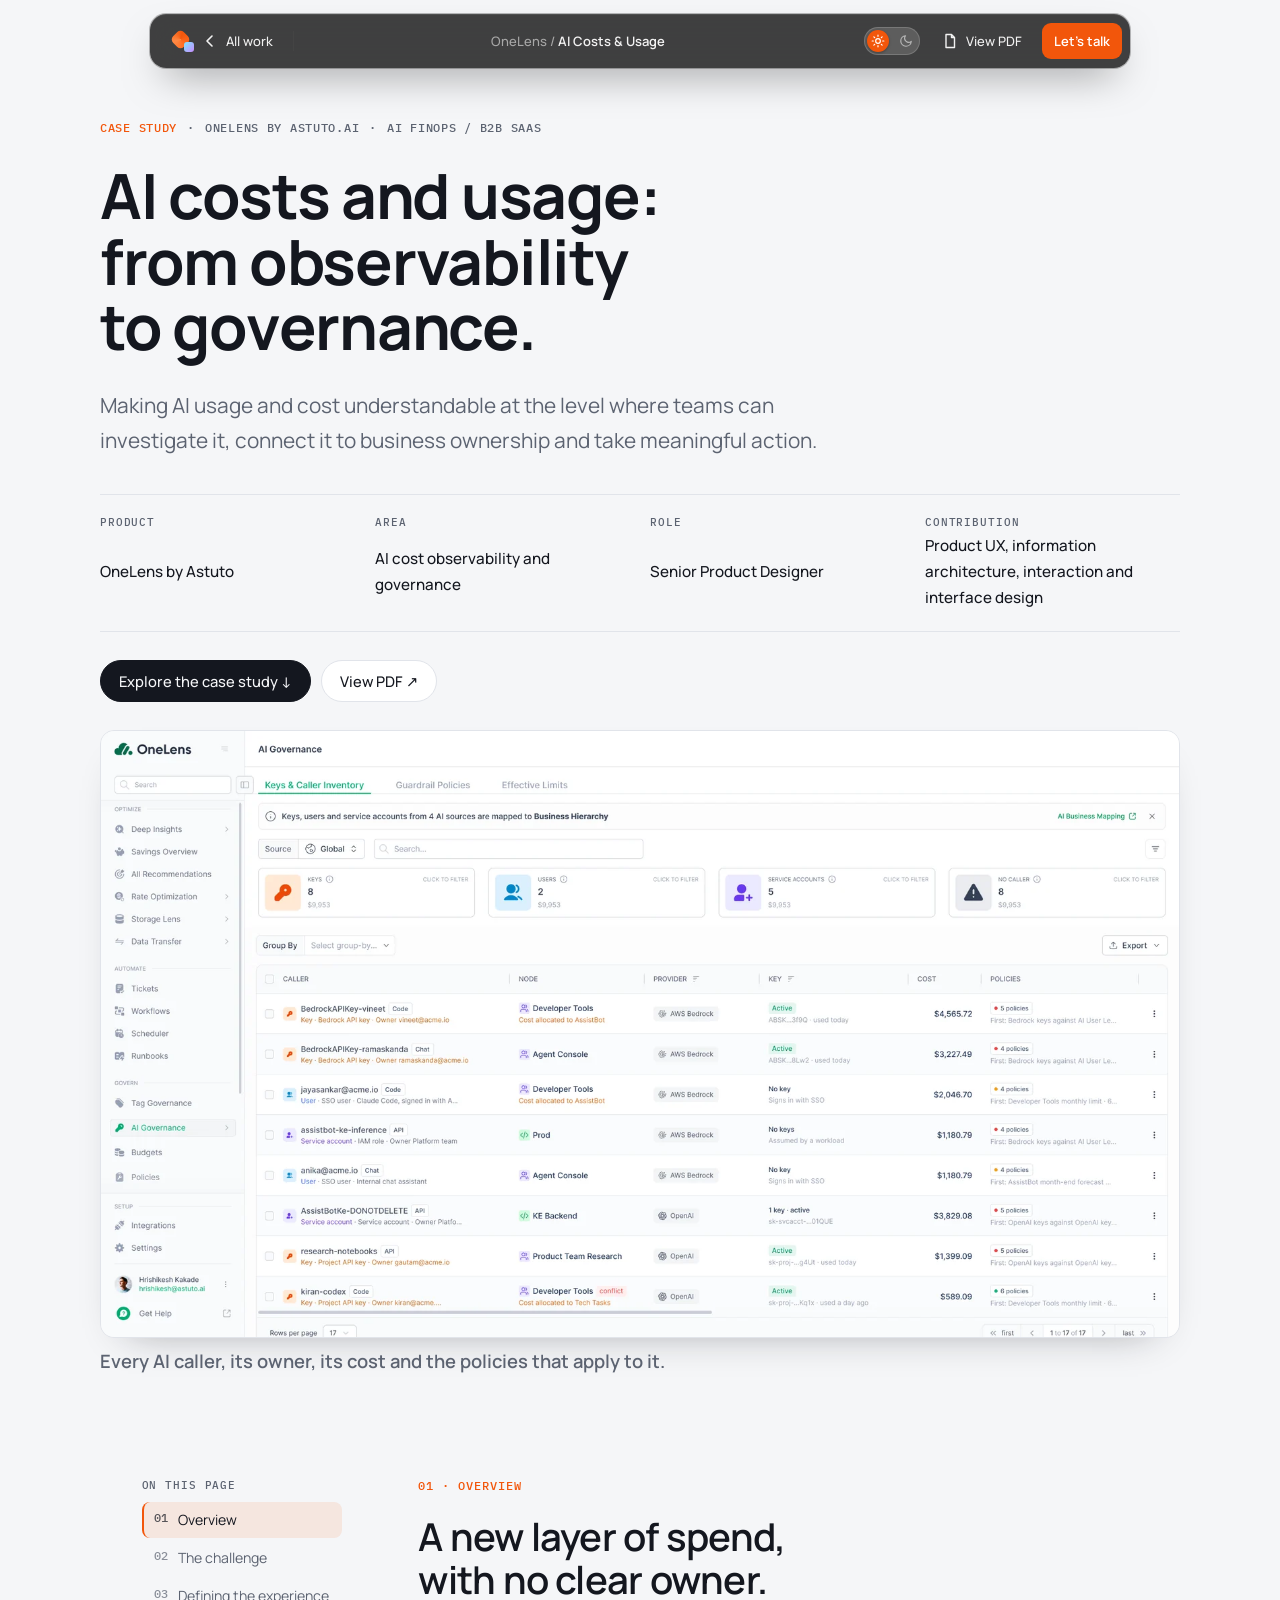
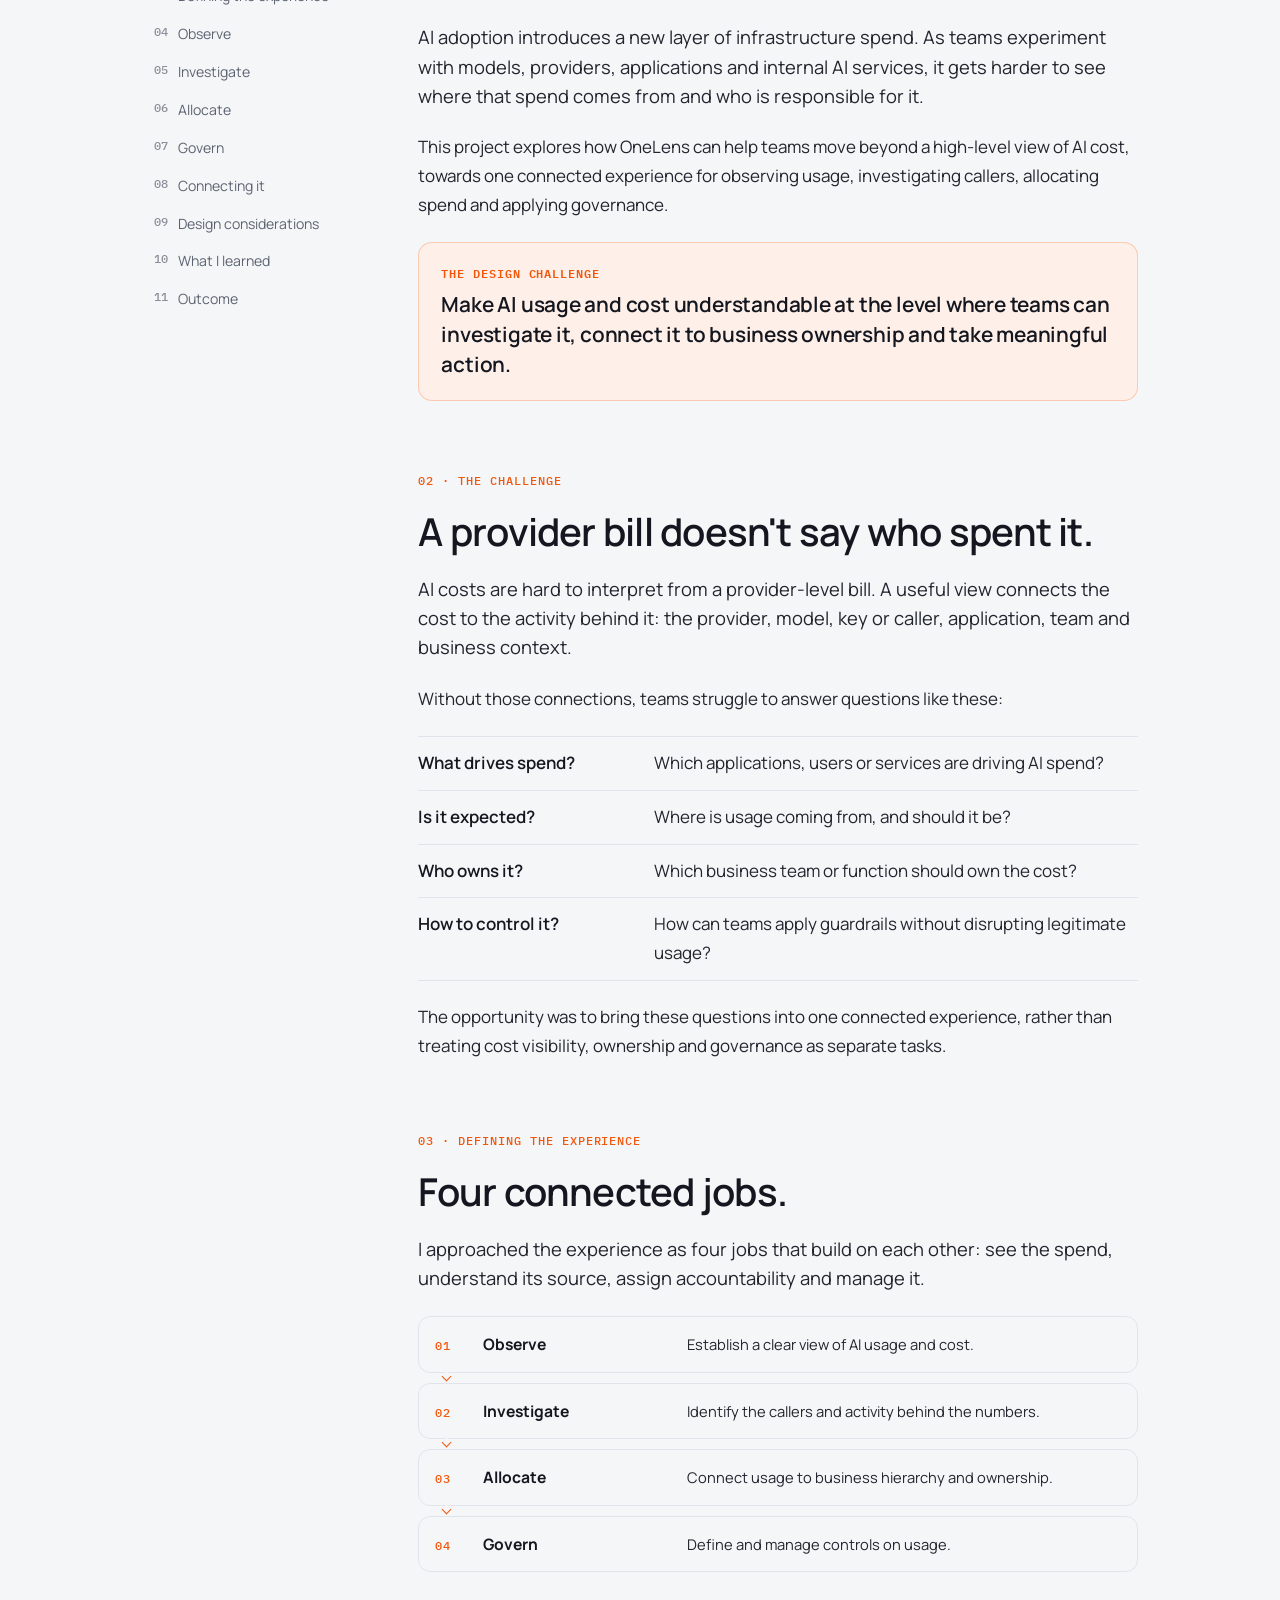
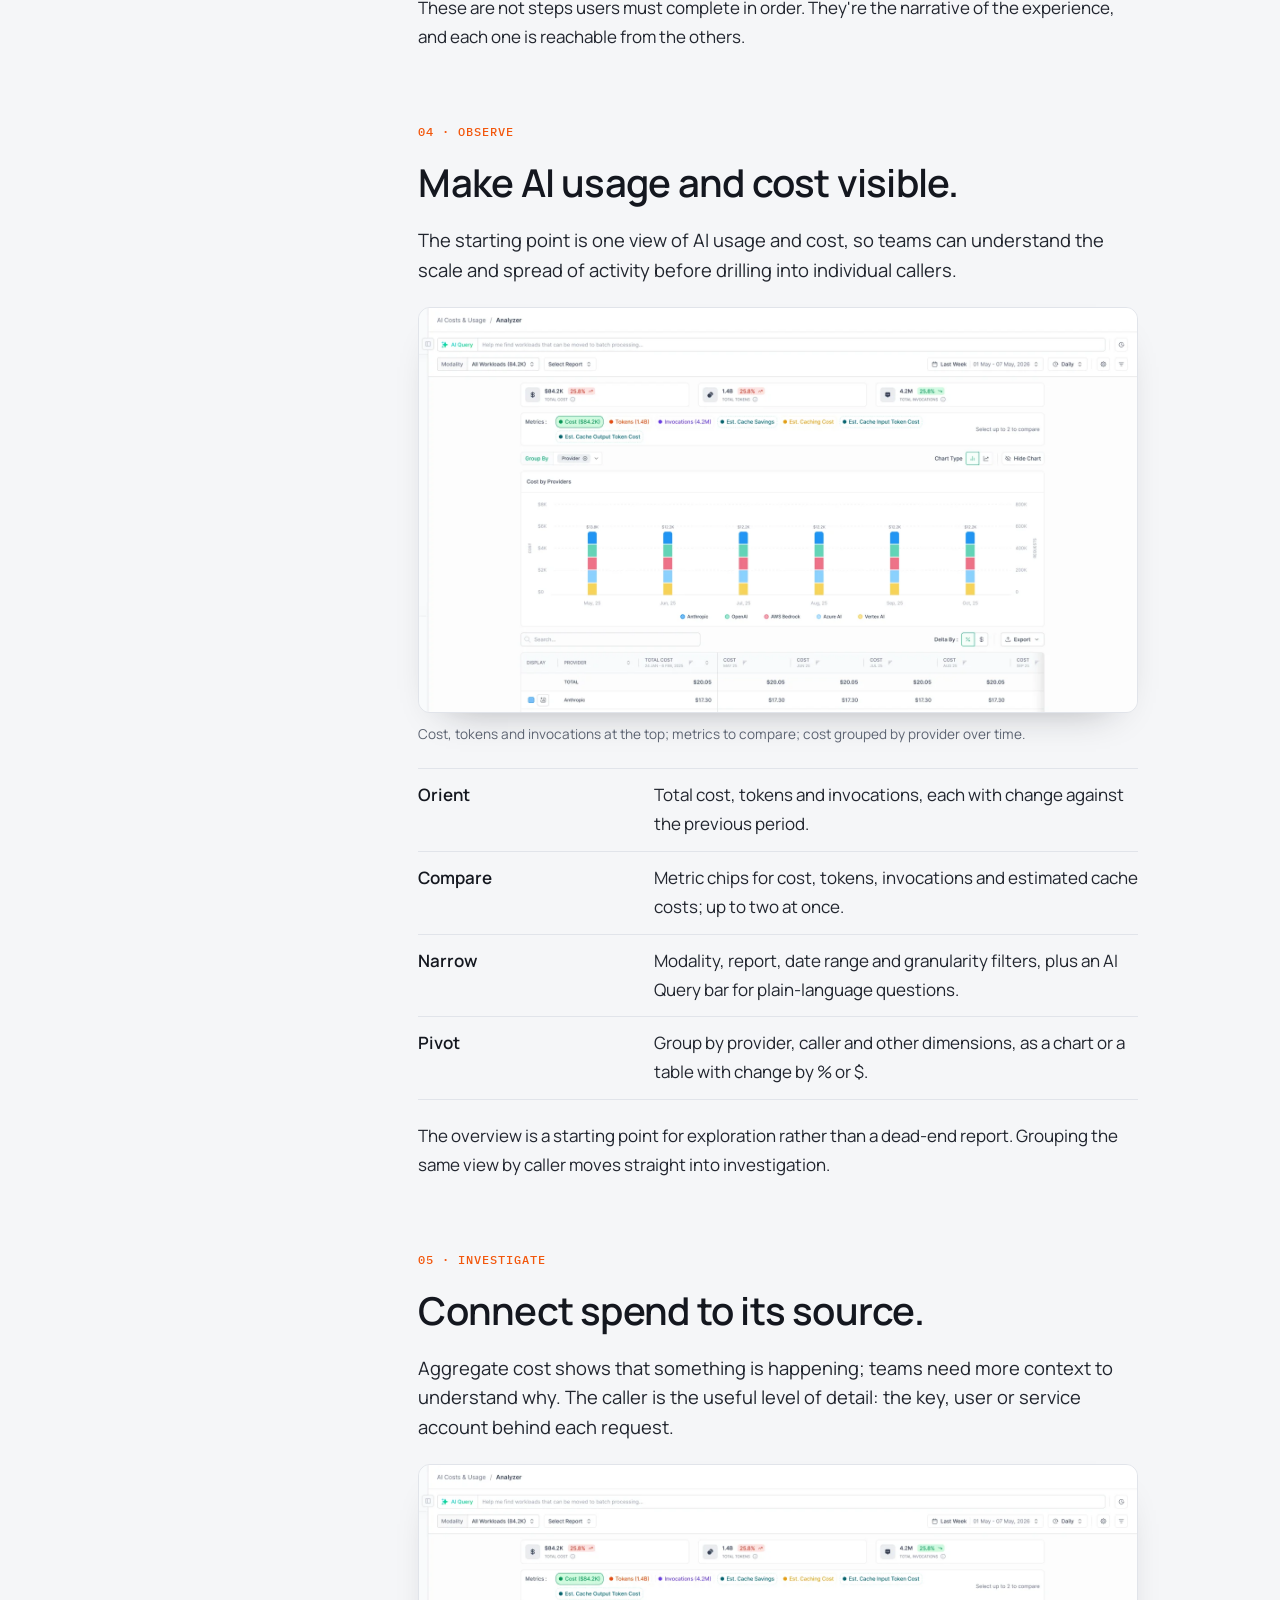
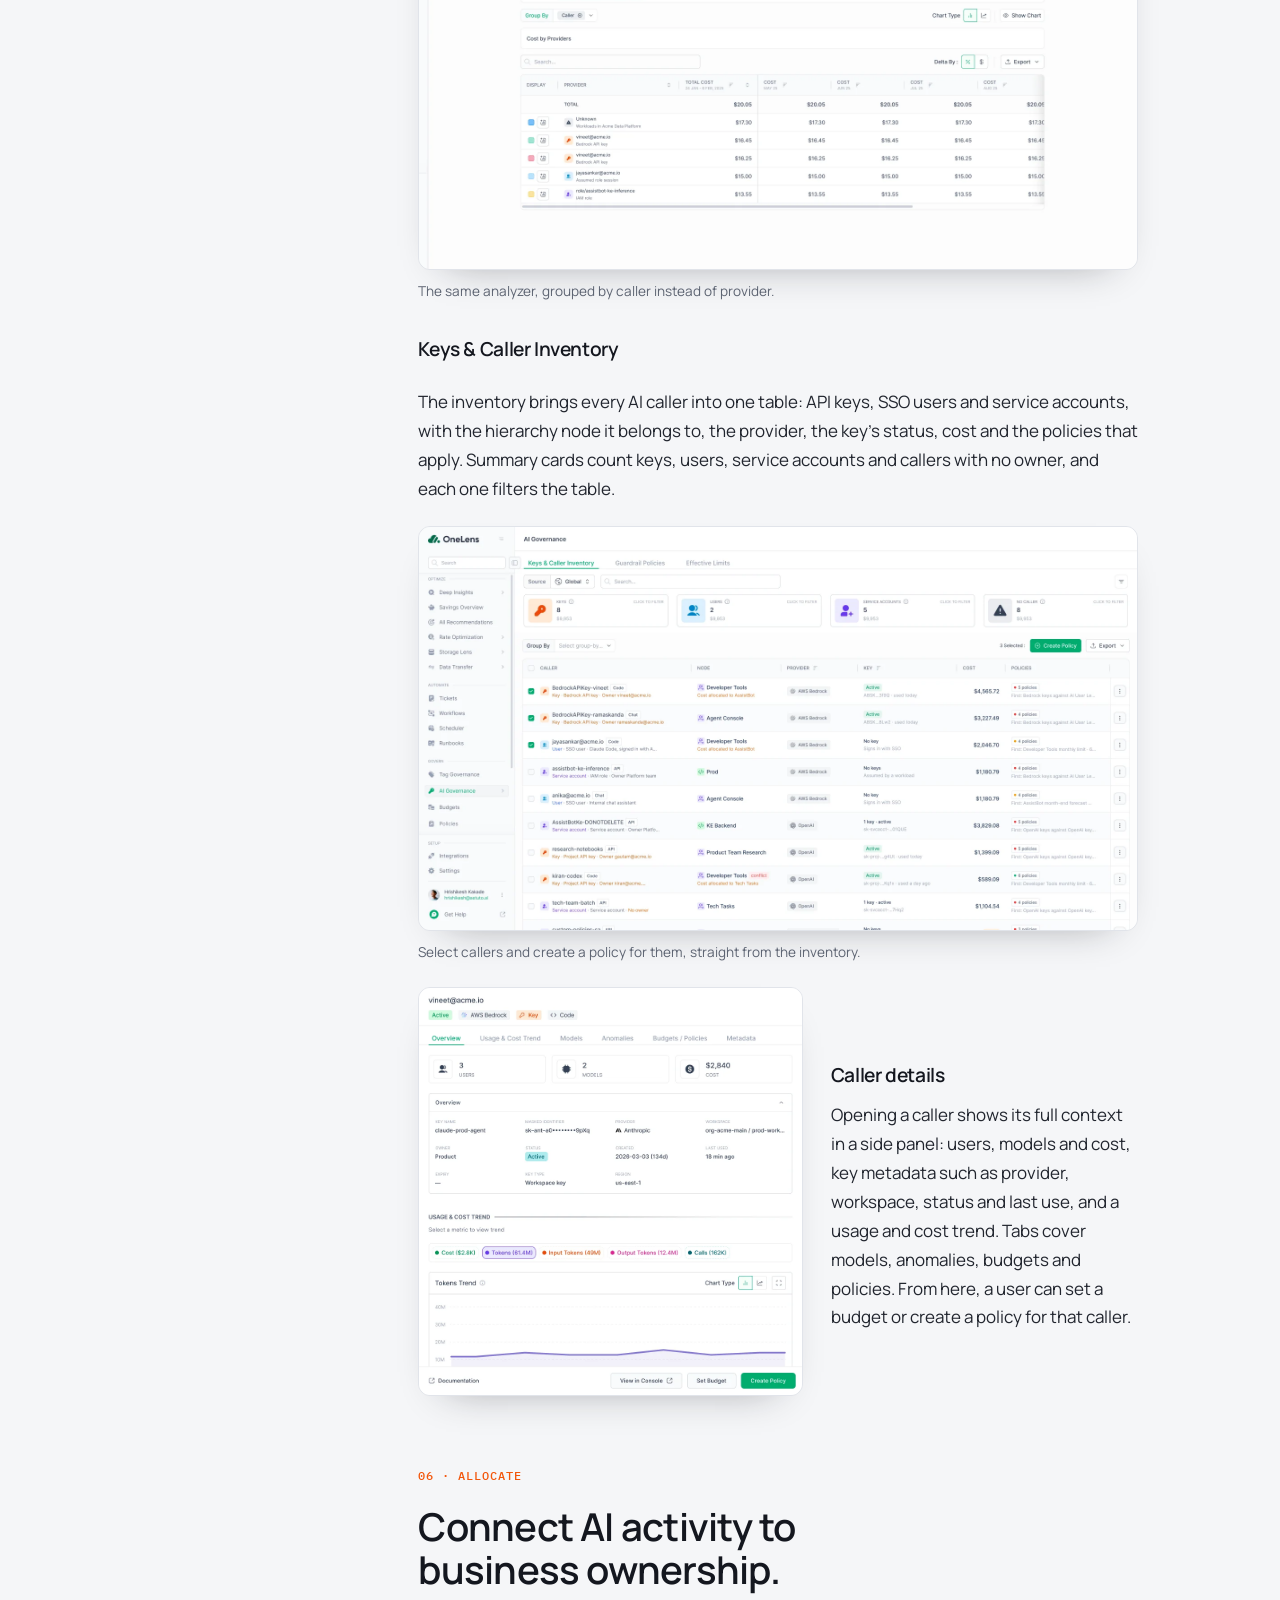
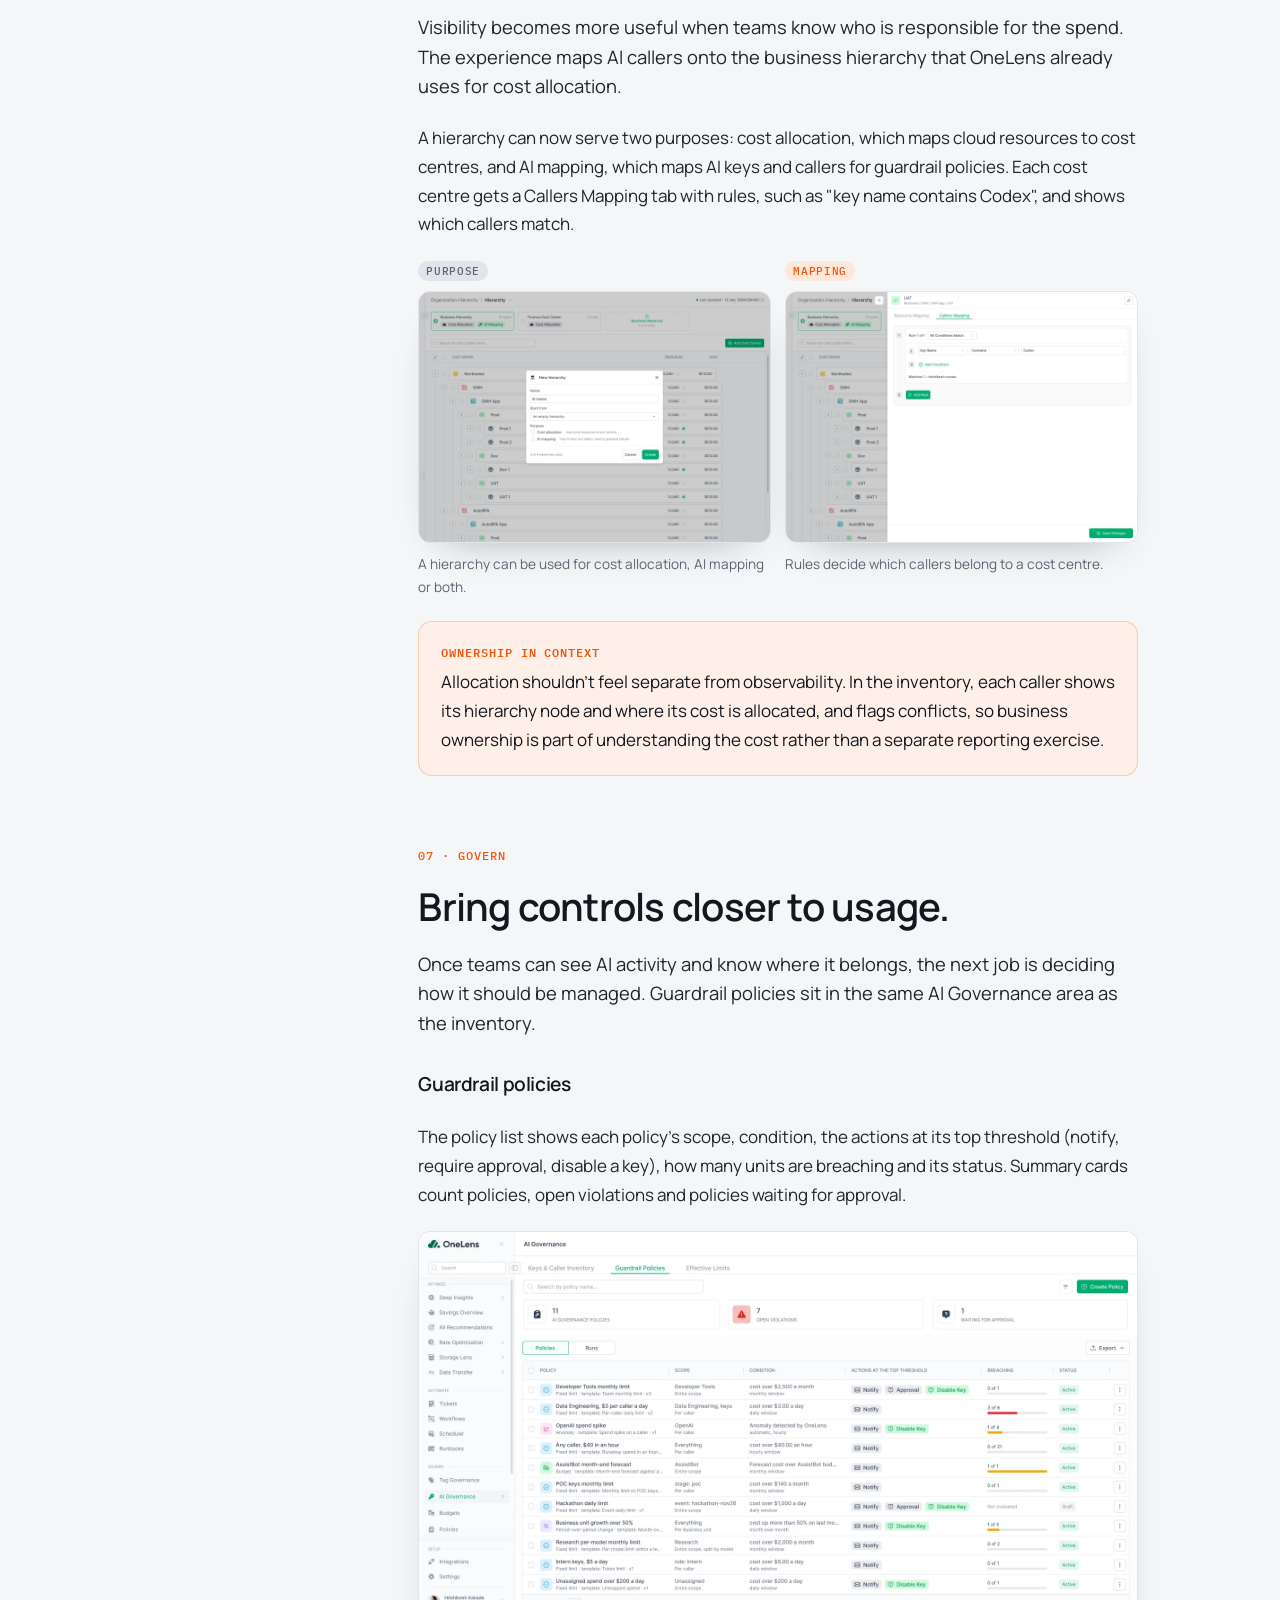
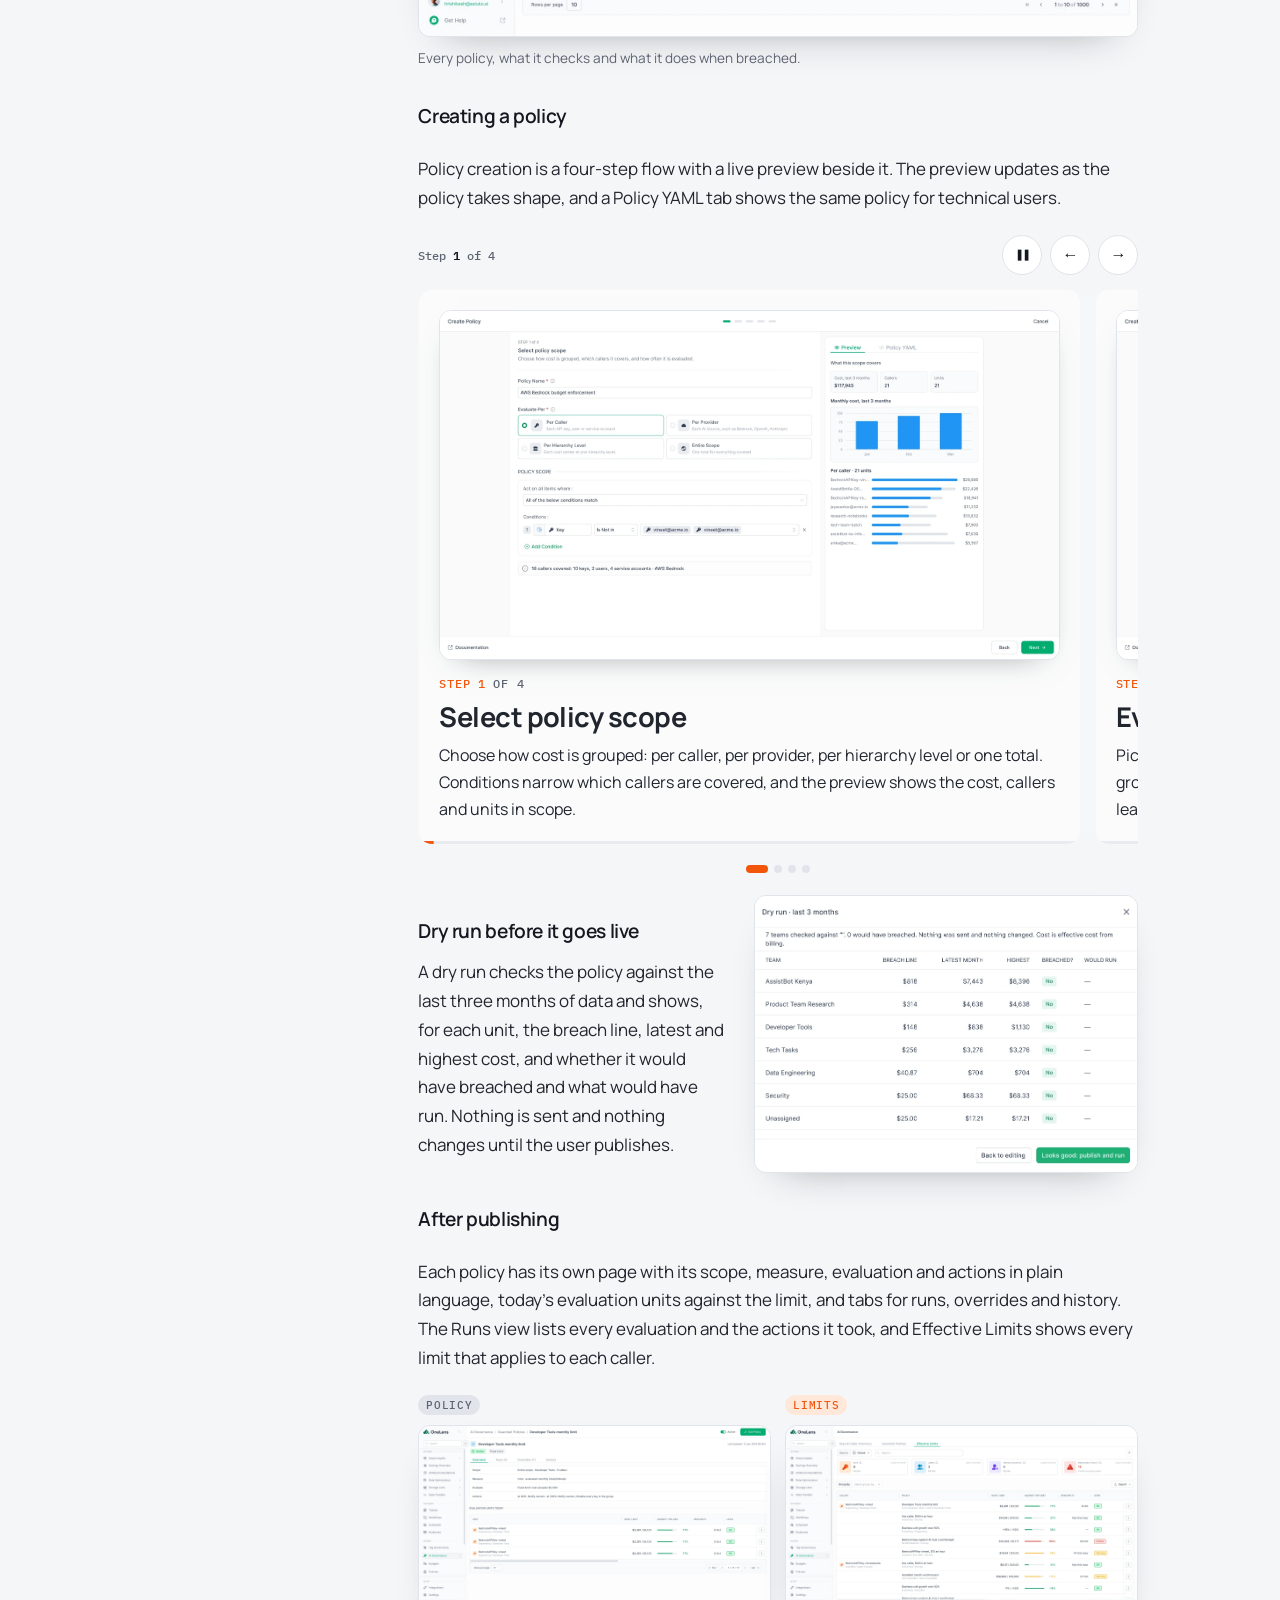
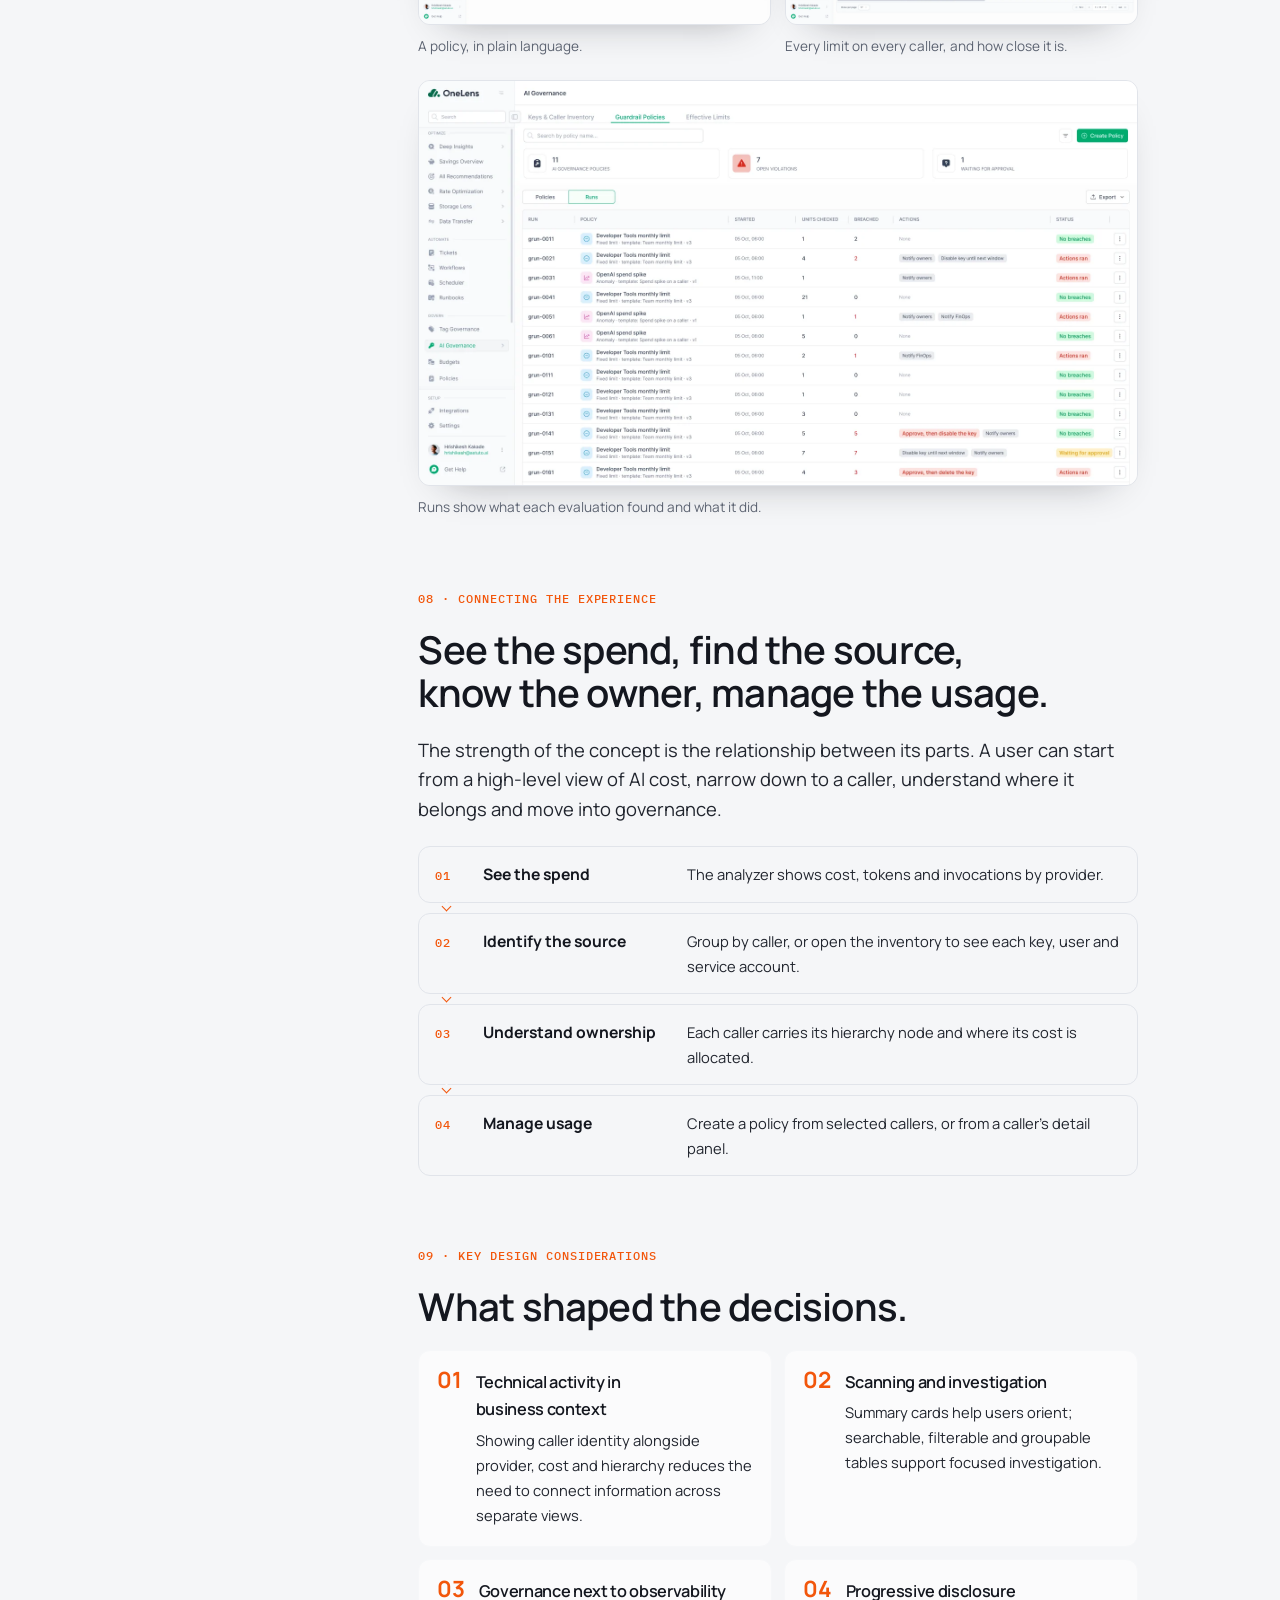
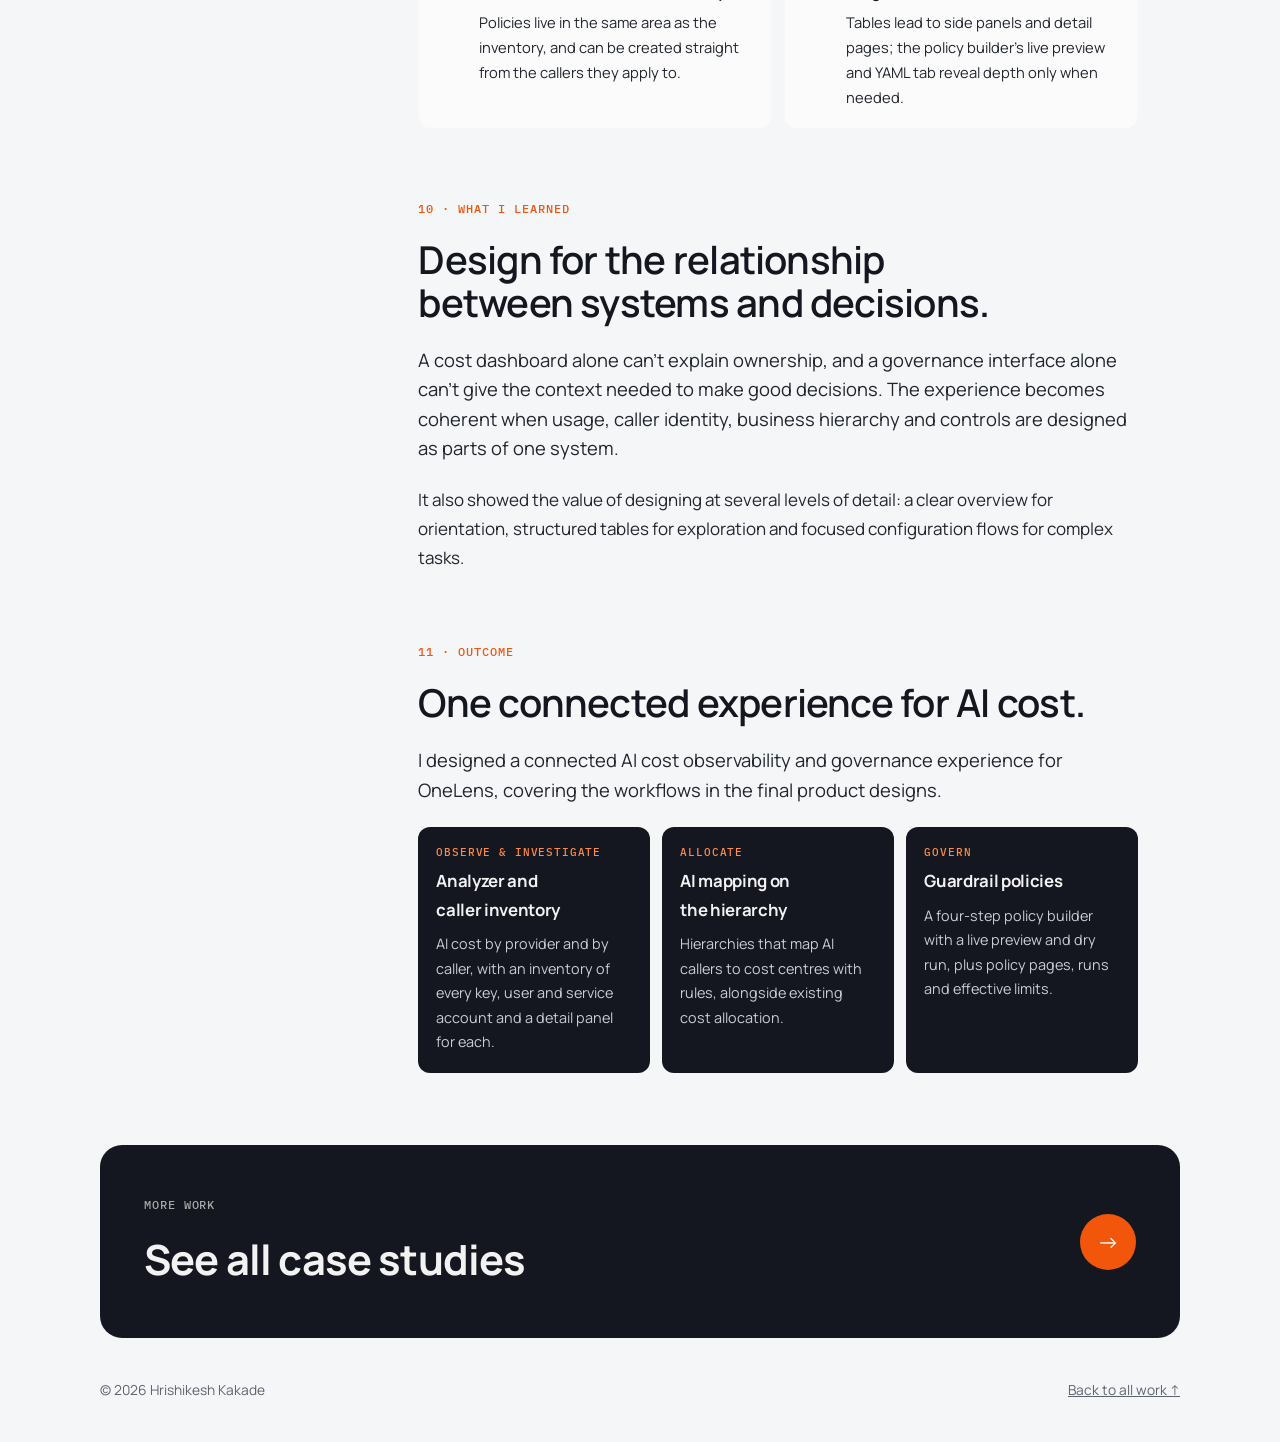
<file: case-ai-costs.html>
<!doctype html>
<html lang="en">
<head>
<meta charset="utf-8">
<meta name="viewport" content="width=device-width, initial-scale=1, viewport-fit=cover">
<meta name="description" content="Case study by Hrishikesh Kakade: designing AI cost observability and governance for OneLens by Astuto.ai.">
<title>AI Costs &amp; Usage — Hrishikesh Kakade</title>
<link rel="icon" href="favicon.svg" type="image/svg+xml">
<link rel="icon" href="favicon-32.png" sizes="32x32" type="image/png">
<link rel="apple-touch-icon" href="apple-touch-icon.png">
<link rel="preconnect" href="https://fonts.googleapis.com"><link rel="preconnect" href="https://fonts.gstatic.com" crossorigin><link rel="stylesheet" href="https://fonts.googleapis.com/css2?family=Manrope:wght@400;500;600;700;800&family=IBM+Plex+Mono:wght@400;500;600&display=swap">
<link rel="stylesheet" href="case.css">
</head>
<body>
<!-- Content source: the "AI Costs & Usage" tab of the Portfolio Case Studies doc.
     Screenshots come from anonymised copies of the AI Usage & Cost Observability & Governance Figma file, in img/ai/. -->
<nav class="cnav" aria-label="Case study">
  <a class="nbtn back" href="index.html#work" aria-label="Back to all work"><i class="mark" aria-hidden="true"></i><svg viewBox="0 0 16 16" fill="none" stroke="currentColor" stroke-width="1.6" stroke-linecap="round" stroke-linejoin="round" aria-hidden="true"><path d="M10 3L5 8l5 5"/></svg><span class="nlabel">All work</span></a>
  <span class="nsep" aria-hidden="true"></span>
  <div class="ntitle">OneLens / <b>AI Costs &amp; Usage</b></div>
  <button class="ttog" id="themeBtn" type="button" role="switch" aria-checked="false" aria-label="Dark mode"><span class="ttog-track"><i class="ttog-knob" aria-hidden="true"></i><svg class="ttog-sun" viewBox="0 0 24 24" fill="none" stroke="currentColor" stroke-width="2" stroke-linecap="round" aria-hidden="true"><circle cx="12" cy="12" r="4"/><path d="M12 2v2M12 20v2M4.9 4.9l1.4 1.4M17.7 17.7l1.4 1.4M2 12h2M20 12h2M4.9 19.1l1.4-1.4M17.7 6.3l1.4-1.4"/></svg><svg class="ttog-moon" viewBox="0 0 24 24" fill="none" stroke="currentColor" stroke-width="2" stroke-linecap="round" stroke-linejoin="round" aria-hidden="true"><path d="M21 12.8A9 9 0 1 1 11.2 3a7 7 0 0 0 9.8 9.8z"/></svg></span></button>
  <a class="nbtn" href="#" data-pdf="pdf/Hrishikesh_Kakade_AI_Costs_and_Usage.pdf"><svg viewBox="0 0 16 16" fill="none" stroke="currentColor" stroke-width="1.4" stroke-linejoin="round" aria-hidden="true"><path d="M4 1.5h5.5L12.5 4.5v10h-8.5z M9.5 1.5v3h3"/></svg><span class="nlabel">View PDF</span></a>
  <a class="nbtn nprimary" href="index.html#contact">Let's talk</a>
  <span class="nprog" aria-hidden="true"></span>
</nav>

<main>
  <header class="hero wrap">
    <div class="crumb"><b>Case study</b><span>·</span><span>OneLens by Astuto.ai</span><span>·</span><span>AI FinOps / B2B SaaS</span></div>
    <h1>AI costs and usage: from observability to governance.</h1>
    <p class="sum">Making AI usage and cost understandable at the level where teams can investigate it, connect it to business ownership and take meaningful action.</p>
    <dl class="meta">
      <div><dt>Product</dt><dd>OneLens by Astuto</dd></div>
      <div><dt>Area</dt><dd>AI cost observability and governance</dd></div>
      <div><dt>Role</dt><dd>Senior Product Designer</dd></div>
      <div><dt>Contribution</dt><dd>Product UX, information architecture, interaction and interface design</dd></div>
    </dl>
    <div class="hero-actions">
      <a class="btn primary" href="#overview">Explore the case study ↓</a>
      <a class="btn" href="#" data-pdf="pdf/Hrishikesh_Kakade_AI_Costs_and_Usage.pdf">View PDF ↗</a>
    </div>
    <figure class="cover"><img class="shot" src="img/ai/inventory.webp" alt="Keys and Caller Inventory in AI Governance: keys, users and service accounts with their hierarchy node, provider, key status, cost and policies" width="1600" height="900" fetchpriority="high" decoding="async"><figcaption class="cover-cap">Every AI caller, its owner, its cost and the policies that apply to it.</figcaption></figure>
  </header>

  <div class="wrap body">
    <nav class="toc" aria-label="Contents">
      <span class="lbl">On this page</span>
      <a href="#overview"><i>01</i>Overview</a><a href="#challenge"><i>02</i>The challenge</a><a href="#experience"><i>03</i>Defining the experience</a><a href="#observe"><i>04</i>Observe</a><a href="#investigate"><i>05</i>Investigate</a><a href="#allocate"><i>06</i>Allocate</a><a href="#govern"><i>07</i>Govern</a><a href="#connecting"><i>08</i>Connecting it</a><a href="#considerations"><i>09</i>Design considerations</a><a href="#learnings"><i>10</i>What I learned</a><a href="#outcome"><i>11</i>Outcome</a>
    </nav>
    <article>

      <!-- 01 OVERVIEW -->
      <section class="sec" id="overview">
        <span class="sec-k">01 · Overview</span>
        <h2>A new layer of spend, with no clear owner.</h2>
        <p class="lead">AI adoption introduces a new layer of infrastructure spend. As teams experiment with models, providers, applications and internal AI services, it gets harder to see where that spend comes from and who is responsible for it.</p>
        <p>This project explores how OneLens can help teams move beyond a high-level view of AI cost, towards one connected experience for observing usage, investigating callers, allocating spend and applying governance.</p>
        <div class="callout hmw"><b>The design challenge</b><p>Make AI usage and cost understandable at the level where teams can investigate it, connect it to business ownership and take meaningful action.</p></div>
      </section>

      <!-- 02 CHALLENGE -->
      <section class="sec" id="challenge">
        <span class="sec-k">02 · The challenge</span>
        <h2>A provider bill doesn't say who spent it.</h2>
        <p class="lead">AI costs are hard to interpret from a provider-level bill. A useful view connects the cost to the activity behind it: the provider, model, key or caller, application, team and business context.</p>
        <p>Without those connections, teams struggle to answer questions like these:</p>
        <ul class="kv">
          <li><b>What drives spend?</b><span>Which applications, users or services are driving AI spend?</span></li>
          <li><b>Is it expected?</b><span>Where is usage coming from, and should it be?</span></li>
          <li><b>Who owns it?</b><span>Which business team or function should own the cost?</span></li>
          <li><b>How to control it?</b><span>How can teams apply guardrails without disrupting legitimate usage?</span></li>
        </ul>
        <p>The opportunity was to bring these questions into one connected experience, rather than treating cost visibility, ownership and governance as separate tasks.</p>
      </section>

      <!-- 03 EXPERIENCE -->
      <section class="sec" id="experience">
        <span class="sec-k">03 · Defining the experience</span>
        <h2>Four connected jobs.</h2>
        <p class="lead">I approached the experience as four jobs that build on each other: see the spend, understand its source, assign accountability and manage it.</p>
        <ol class="thread">
          <li><b>Observe</b><span>Establish a clear view of AI usage and cost.</span></li>
          <li><b>Investigate</b><span>Identify the callers and activity behind the numbers.</span></li>
          <li><b>Allocate</b><span>Connect usage to business hierarchy and ownership.</span></li>
          <li><b>Govern</b><span>Define and manage controls on usage.</span></li>
        </ol>
        <p>These are not steps users must complete in order. They're the narrative of the experience, and each one is reachable from the others.</p>
      </section>

      <!-- 04 OBSERVE -->
      <section class="sec" id="observe">
        <span class="sec-k">04 · Observe</span>
        <h2>Make AI usage and cost visible.</h2>
        <p class="lead">The starting point is one view of AI usage and cost, so teams can understand the scale and spread of activity before drilling into individual callers.</p>
        <figure><img class="shot" src="img/ai/analyzer.webp" alt="AI Costs and Usage Analyzer: total cost, tokens and invocations, metric chips, group by provider and a monthly cost chart by provider" width="1600" height="900" loading="lazy" decoding="async"><figcaption>Cost, tokens and invocations at the top; metrics to compare; cost grouped by provider over time.</figcaption></figure>
        <ul class="kv">
          <li><b>Orient</b><span>Total cost, tokens and invocations, each with change against the previous period.</span></li>
          <li><b>Compare</b><span>Metric chips for cost, tokens, invocations and estimated cache costs; up to two at once.</span></li>
          <li><b>Narrow</b><span>Modality, report, date range and granularity filters, plus an AI Query bar for plain-language questions.</span></li>
          <li><b>Pivot</b><span>Group by provider, caller and other dimensions, as a chart or a table with change by % or $.</span></li>
        </ul>
        <p>The overview is a starting point for exploration rather than a dead-end report. Grouping the same view by caller moves straight into investigation.</p>
      </section>

      <!-- 05 INVESTIGATE -->
      <section class="sec" id="investigate">
        <span class="sec-k">05 · Investigate</span>
        <h2>Connect spend to its source.</h2>
        <p class="lead">Aggregate cost shows that something is happening; teams need more context to understand why. The caller is the useful level of detail: the key, user or service account behind each request.</p>
        <figure><img class="shot" src="img/ai/analyzer-callers.webp" alt="Analyzer grouped by caller: unknown workloads, API keys, an assumed role session and an IAM role, each with cost by month" width="1600" height="900" loading="lazy" decoding="async"><figcaption>The same analyzer, grouped by caller instead of provider.</figcaption></figure>
        <h3>Keys &amp; Caller Inventory</h3>
        <p>The inventory brings every AI caller into one table: API keys, SSO users and service accounts, with the hierarchy node it belongs to, the provider, the key's status, cost and the policies that apply. Summary cards count keys, users, service accounts and callers with no owner, and each one filters the table.</p>
        <figure><img class="shot" src="img/ai/inventory-select.webp" alt="Caller inventory with three callers selected and a Create Policy button in the toolbar" width="1600" height="900" loading="lazy" decoding="async"><figcaption>Select callers and create a policy for them, straight from the inventory.</figcaption></figure>
        <div class="feature flip">
          <div class="txt"><h3>Caller details</h3><p>Opening a caller shows its full context in a side panel: users, models and cost, key metadata such as provider, workspace, status and last use, and a usage and cost trend. Tabs cover models, anomalies, budgets and policies. From here, a user can set a budget or create a policy for that caller.</p></div>
          <img class="shot tall" src="img/ai/key-detail.webp" alt="Caller detail panel: overview tab with users, models and cost, key metadata, usage and cost trend, and actions to set a budget or create a policy" width="960" height="1024" loading="lazy" decoding="async">
        </div>
      </section>

      <!-- 06 ALLOCATE -->
      <section class="sec" id="allocate">
        <span class="sec-k">06 · Allocate</span>
        <h2>Connect AI activity to business ownership.</h2>
        <p class="lead">Visibility becomes more useful when teams know who is responsible for the spend. The experience maps AI callers onto the business hierarchy that OneLens already uses for cost allocation.</p>
        <p>A hierarchy can now serve two purposes: cost allocation, which maps cloud resources to cost centres, and AI mapping, which maps AI keys and callers for guardrail policies. Each cost centre gets a Callers Mapping tab with rules, such as "key name contains Codex", and shows which callers match.</p>
        <div class="pair">
          <figure><span class="pill">Purpose</span><img class="shot" src="img/ai/new-hierarchy.webp" alt="New hierarchy dialog with purpose options: cost allocation and AI mapping" width="1440" height="1024" loading="lazy" decoding="async"><figcaption>A hierarchy can be used for cost allocation, AI mapping or both.</figcaption></figure>
          <figure><span class="pill">Mapping</span><img class="shot" src="img/ai/callers-mapping.webp" alt="Callers Mapping tab for a cost centre: a rule where key name contains Codex, with one match" width="1440" height="1024" loading="lazy" decoding="async"><figcaption>Rules decide which callers belong to a cost centre.</figcaption></figure>
        </div>
        <div class="callout"><b>Ownership in context</b><p>Allocation shouldn't feel separate from observability. In the inventory, each caller shows its hierarchy node and where its cost is allocated, and flags conflicts, so business ownership is part of understanding the cost rather than a separate reporting exercise.</p></div>
      </section>

      <!-- 07 GOVERN -->
      <section class="sec" id="govern">
        <span class="sec-k">07 · Govern</span>
        <h2>Bring controls closer to usage.</h2>
        <p class="lead">Once teams can see AI activity and know where it belongs, the next job is deciding how it should be managed. Guardrail policies sit in the same AI Governance area as the inventory.</p>
        <h3>Guardrail policies</h3>
        <p>The policy list shows each policy's scope, condition, the actions at its top threshold (notify, require approval, disable a key), how many units are breaching and its status. Summary cards count policies, open violations and policies waiting for approval.</p>
        <figure><img class="shot" src="img/ai/policies.webp" alt="Guardrail Policies list: 11 policies, 7 open violations, 1 waiting for approval, with scope, condition, actions, breaching and status" width="1600" height="900" loading="lazy" decoding="async"><figcaption>Every policy, what it checks and what it does when breached.</figcaption></figure>
        <h3>Creating a policy</h3>
        <p>Policy creation is a four-step flow with a live preview beside it. The preview updates as the policy takes shape, and a Policy YAML tab shows the same policy for technical users.</p>
        <div class="stages landscape" aria-roledescription="carousel" aria-label="The four steps of creating a policy">
          <div class="stages-bar">
            <span class="stages-count" aria-live="polite">Step <b id="stageNow">1</b> of 4</span>
            <div class="stages-nav"><button type="button" class="sbtn" id="stagePlay" aria-pressed="true" aria-label="Pause auto-play">❚❚</button><button type="button" class="sbtn" id="stagePrev" aria-label="Previous step">←</button><button type="button" class="sbtn" id="stageNext" aria-label="Next step">→</button></div>
          </div>
          <ol class="stages-track" id="stageTrack">
            <li class="sc" id="stage-1">
              <img class="shot" src="img/ai/step-1.webp" alt="Step 1, Select policy scope: evaluate per caller, provider, hierarchy level or entire scope, with conditions and a live preview" width="1600" height="900" loading="lazy" decoding="async">
              <div class="sc-txt"><span class="sc-n">Step 1 <i>of 4</i></span><h4>Select policy scope</h4><p>Choose how cost is grouped: per caller, per provider, per hierarchy level or one total. Conditions narrow which callers are covered, and the preview shows the cost, callers and units in scope.</p></div>
            </li>
            <li class="sc" id="stage-2">
              <img class="shot" src="img/ai/step-2.webp" alt="Step 2, Evaluate: choose fixed limit, budget, anomaly or period-over-period change, then select a budget" width="1600" height="900" loading="lazy" decoding="async">
              <div class="sc-txt"><span class="sc-n">Step 2 <i>of 4</i></span><h4>Evaluate</h4><p>Pick how the scoped cost is judged: a fixed limit, a prepared budget, an anomaly or growth against a previous period. A budget can be selected or created without leaving the flow.</p></div>
            </li>
            <li class="sc" id="stage-3">
              <img class="shot" src="img/ai/step-3.webp" alt="Step 3, Thresholds and actions: when forecasted cost reaches 80% of the line item budget, notify owners" width="1600" height="900" loading="lazy" decoding="async">
              <div class="sc-txt"><span class="sc-n">Step 3 <i>of 4</i></span><h4>Thresholds &amp; actions</h4><p>Set when the policy acts, such as forecasted cost reaching 80% of the budget, and what happens next. Several threshold rules can stack, each with its own actions.</p></div>
            </li>
            <li class="sc" id="stage-4">
              <img class="shot" src="img/ai/step-4.webp" alt="Step 4, Publish: effective dates, how often to evaluate, policy owner, with dry run, save as draft and publish" width="1600" height="900" loading="lazy" decoding="async">
              <div class="sc-txt"><span class="sc-n">Step 4 <i>of 4</i></span><h4>Publish</h4><p>Set effective dates, how often the policy checks and who owns it. The summary on the right restates the policy in plain language before it goes live.</p></div>
            </li>
          </ol>
          <div class="stages-dots" role="tablist" aria-label="Choose a step"><button type="button" role="tab" aria-label="Step 1" data-i="0"></button><button type="button" role="tab" aria-label="Step 2" data-i="1"></button><button type="button" role="tab" aria-label="Step 3" data-i="2"></button><button type="button" role="tab" aria-label="Step 4" data-i="3"></button></div>
        </div>
        <div class="feature">
          <div class="txt"><h3>Dry run before it goes live</h3><p>A dry run checks the policy against the last three months of data and shows, for each unit, the breach line, latest and highest cost, and whether it would have breached and what would have run. Nothing is sent and nothing changes until the user publishes.</p></div>
          <img class="shot tall" src="img/ai/dry-run.webp" alt="Dry run modal: seven teams checked against the policy over the last three months, none would have breached" width="869" height="628" loading="lazy" decoding="async">
        </div>
        <h3>After publishing</h3>
        <p>Each policy has its own page with its scope, measure, evaluation and actions in plain language, today's evaluation units against the limit, and tabs for runs, overrides and history. The Runs view lists every evaluation and the actions it took, and Effective Limits shows every limit that applies to each caller.</p>
        <div class="pair">
          <figure><span class="pill">Policy</span><img class="shot" src="img/ai/policy-detail.webp" alt="Policy detail page for Developer Tools monthly limit, with scope, measure, evaluate, actions and evaluation units today" width="1600" height="900" loading="lazy" decoding="async"><figcaption>A policy, in plain language.</figcaption></figure>
          <figure><span class="pill">Limits</span><img class="shot" src="img/ai/limits.webp" alt="Effective Limits: each caller with the policies that apply, now versus limit, progress against the limit, when it will reach it and level" width="1600" height="900" loading="lazy" decoding="async"><figcaption>Every limit on every caller, and how close it is.</figcaption></figure>
        </div>
        <figure><img class="shot" src="img/ai/runs.webp" alt="Policy runs: each run with units checked, breaches, actions taken and status, including one waiting for approval" width="1600" height="900" loading="lazy" decoding="async"><figcaption>Runs show what each evaluation found and what it did.</figcaption></figure>
      </section>

      <!-- 08 CONNECTING -->
      <section class="sec" id="connecting">
        <span class="sec-k">08 · Connecting the experience</span>
        <h2>See the spend, find the source, know the owner, manage the usage.</h2>
        <p class="lead">The strength of the concept is the relationship between its parts. A user can start from a high-level view of AI cost, narrow down to a caller, understand where it belongs and move into governance.</p>
        <ol class="thread">
          <li><b>See the spend</b><span>The analyzer shows cost, tokens and invocations by provider.</span></li>
          <li><b>Identify the source</b><span>Group by caller, or open the inventory to see each key, user and service account.</span></li>
          <li><b>Understand ownership</b><span>Each caller carries its hierarchy node and where its cost is allocated.</span></li>
          <li><b>Manage usage</b><span>Create a policy from selected callers, or from a caller's detail panel.</span></li>
        </ol>
      </section>

      <!-- 09 CONSIDERATIONS -->
      <section class="sec" id="considerations">
        <span class="sec-k">09 · Key design considerations</span>
        <h2>What shaped the decisions.</h2>
        <div class="numcards">
          <div><i>01</i><h4>Technical activity in business context</h4><p>Showing caller identity alongside provider, cost and hierarchy reduces the need to connect information across separate views.</p></div>
          <div><i>02</i><h4>Scanning and investigation</h4><p>Summary cards help users orient; searchable, filterable and groupable tables support focused investigation.</p></div>
          <div><i>03</i><h4>Governance next to observability</h4><p>Policies live in the same area as the inventory, and can be created straight from the callers they apply to.</p></div>
          <div><i>04</i><h4>Progressive disclosure</h4><p>Tables lead to side panels and detail pages; the policy builder's live preview and YAML tab reveal depth only when needed.</p></div>
        </div>
      </section>

      <!-- 10 LEARNINGS -->
      <section class="sec" id="learnings">
        <span class="sec-k">10 · What I learned</span>
        <h2>Design for the relationship between systems and decisions.</h2>
        <p class="lead">A cost dashboard alone can't explain ownership, and a governance interface alone can't give the context needed to make good decisions. The experience becomes coherent when usage, caller identity, business hierarchy and controls are designed as parts of one system.</p>
        <p>It also showed the value of designing at several levels of detail: a clear overview for orientation, structured tables for exploration and focused configuration flows for complex tasks.</p>
      </section>

      <!-- 11 OUTCOME -->
      <section class="sec" id="outcome">
        <span class="sec-k">11 · Outcome</span>
        <h2>One connected experience for AI cost.</h2>
        <p class="lead">I designed a connected AI cost observability and governance experience for OneLens, covering the workflows in the final product designs.</p>
        <div class="outs">
          <div><span class="k">Observe &amp; investigate</span><h4>Analyzer and caller inventory</h4><p>AI cost by provider and by caller, with an inventory of every key, user and service account and a detail panel for each.</p></div>
          <div><span class="k">Allocate</span><h4>AI mapping on the hierarchy</h4><p>Hierarchies that map AI callers to cost centres with rules, alongside existing cost allocation.</p></div>
          <div><span class="k">Govern</span><h4>Guardrail policies</h4><p>A four-step policy builder with a live preview and dry run, plus policy pages, runs and effective limits.</p></div>
        </div>
      </section>

    </article>
  </div>

  <div class="wrap nextwrap">
    <a class="next" href="index.html#work"><div><span class="k">More work</span><h3>See all case studies</h3></div><span class="arrow" aria-hidden="true">→</span></a>
  </div>
  <footer class="wrap foot"><span>© 2026 Hrishikesh Kakade</span><a href="index.html#work" class="back">Back to all work ↑</a></footer>
</main>
<div class="toast" id="toast" hidden></div>
<script src="case.js"></script>
</body>
</html>
</file>
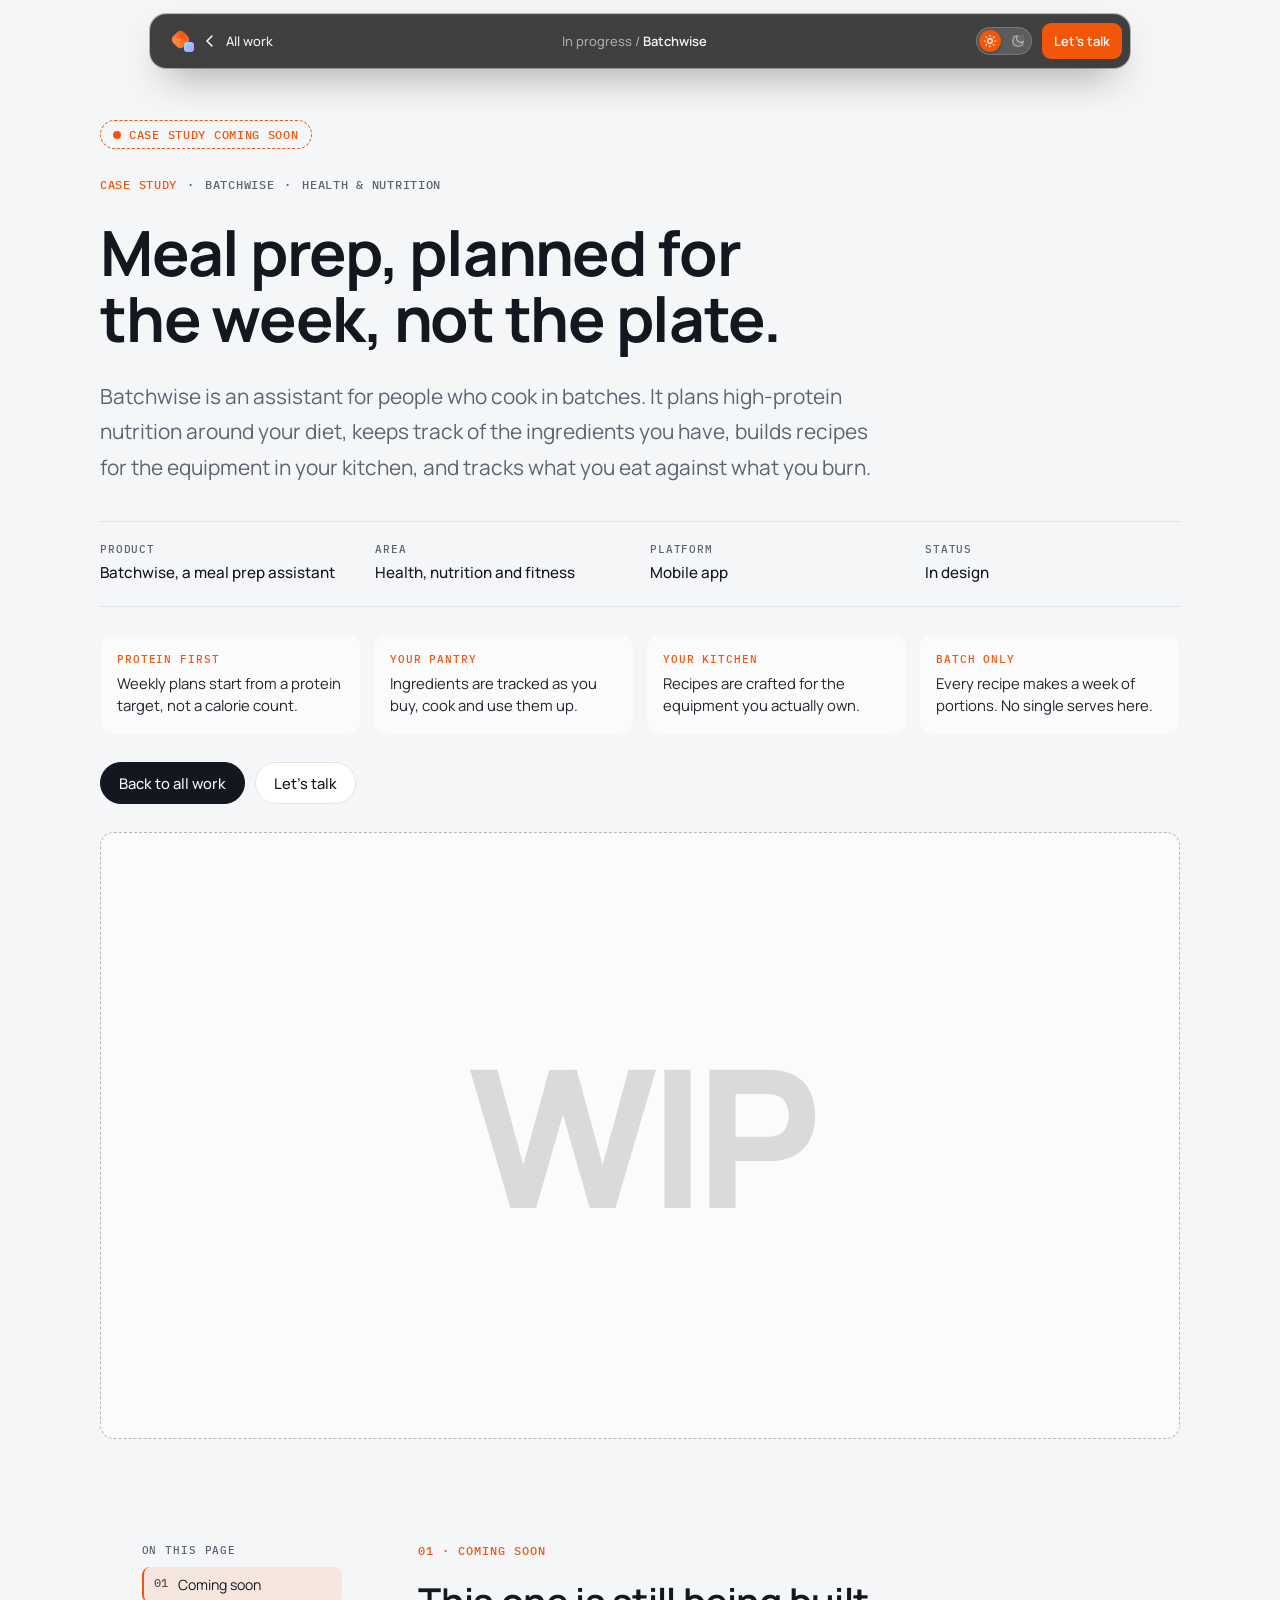
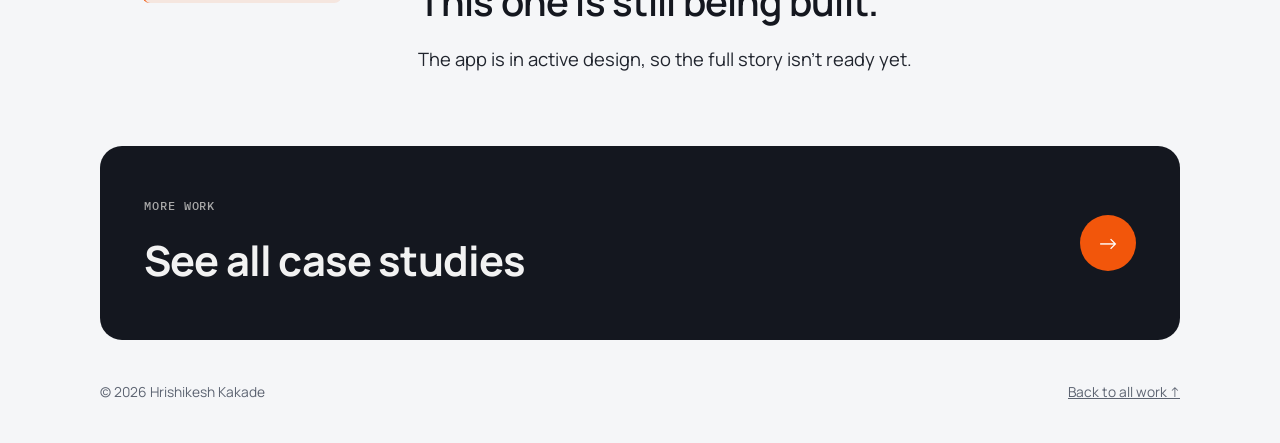
<file: case-meal-prep.html>
<!doctype html>
<html lang="en">
<head>
<meta charset="utf-8">
<meta name="viewport" content="width=device-width, initial-scale=1, viewport-fit=cover">
<meta name="description" content="Coming soon: a case study by Hrishikesh Kakade on Batchwise, a meal prep assistant for high-protein, batch-cooked nutrition.">
<title>Batchwise — Hrishikesh Kakade</title>
<link rel="icon" href="favicon.svg" type="image/svg+xml">
<link rel="icon" href="favicon-32.png" sizes="32x32" type="image/png">
<link rel="apple-touch-icon" href="apple-touch-icon.png">
<link rel="preconnect" href="https://fonts.googleapis.com"><link rel="preconnect" href="https://fonts.gstatic.com" crossorigin><link rel="stylesheet" href="https://fonts.googleapis.com/css2?family=Manrope:wght@400;500;600;700;800&family=IBM+Plex+Mono:wght@400;500;600&display=swap">
<link rel="stylesheet" href="case.css">
<style>
/* Work-in-progress case study: hero is real, everything after it is locked */
.wip-chip{justify-self:start;display:inline-flex;align-items:center;gap:8px;padding:6px 12px;border-radius:999px;border:1px dashed var(--select);color:var(--select);font:500 .74rem var(--f-mono);letter-spacing:.06em;text-transform:uppercase}
.wip-chip i{width:8px;height:8px;border-radius:50%;background:var(--select);animation:wippulse 1.6s ease-in-out infinite}
@keyframes wippulse{50%{opacity:.3}}
.pillars{display:grid;grid-template-columns:repeat(4,minmax(0,1fr));gap:12px}
.pillars div{background:var(--glass);border:1px solid var(--glass-edge);border-radius:12px;padding:16px;display:grid;gap:6px;align-content:start}
.pillars b{font:500 .7rem var(--f-mono);letter-spacing:.08em;text-transform:uppercase;color:var(--select)}
.pillars span{font-size:.93rem;line-height:1.5;color:color-mix(in srgb,var(--ink) 82%,var(--muted))}
@media (max-width:860px){.pillars{grid-template-columns:repeat(2,minmax(0,1fr))}}
@media (max-width:480px){.pillars{grid-template-columns:1fr}}
.wip-block{display:grid;place-items:center;aspect-ratio:16/9;border-radius:var(--r);border:1.5px dashed color-mix(in srgb,var(--muted) 45%,transparent);background:var(--glass)}
.wip-block span{font:800 clamp(5rem,16vw,12rem)/1 var(--f-display);letter-spacing:-.05em;color:var(--ink);opacity:.14}
.toc a.lock{pointer-events:none;opacity:.55}
.toc a.lock::after{content:"";margin-left:auto;width:12px;height:12px;flex:none;align-self:center;background:currentColor;-webkit-mask:url("data:image/svg+xml,%3Csvg xmlns='http://www.w3.org/2000/svg' viewBox='0 0 16 16'%3E%3Crect x='3' y='7' width='10' height='7' rx='1.5'/%3E%3Cpath d='M5 7V5a3 3 0 0 1 6 0v2' fill='none' stroke='black' stroke-width='1.6'/%3E%3C/svg%3E") center/contain no-repeat;mask:url("data:image/svg+xml,%3Csvg xmlns='http://www.w3.org/2000/svg' viewBox='0 0 16 16'%3E%3Crect x='3' y='7' width='10' height='7' rx='1.5'/%3E%3Cpath d='M5 7V5a3 3 0 0 1 6 0v2' fill='none' stroke='black' stroke-width='1.6'/%3E%3C/svg%3E") center/contain no-repeat}
.locked{display:grid;gap:12px}
.lrow{display:grid;grid-template-columns:auto 1fr auto;gap:16px;align-items:center;padding:16px 18px;border-radius:12px;border:1px dashed color-mix(in srgb,var(--muted) 45%,transparent);background:repeating-linear-gradient(135deg,transparent 0 14px,color-mix(in srgb,var(--line) 55%,transparent) 14px 15px)}
.lrow i{font:500 .72rem var(--f-mono);font-style:normal;color:var(--muted)}
.lrow h3{margin:0;font-size:1.02rem;font-weight:600}
.lrow p{font-size:.88rem;color:var(--muted)!important;margin-top:2px}
.lrow em{font:500 .68rem var(--f-mono);font-style:normal;letter-spacing:.06em;text-transform:uppercase;color:var(--muted);padding:5px 10px;border-radius:999px;border:1px solid var(--line);background:var(--bg);white-space:nowrap}
@media (max-width:520px){.lrow{grid-template-columns:auto 1fr}.lrow em{grid-column:2;justify-self:start}}
</style>
</head>
<body>
<nav class="cnav" aria-label="Case study">
  <a class="nbtn back" href="index.html#work" aria-label="Back to all work"><i class="mark" aria-hidden="true"></i><svg viewBox="0 0 16 16" fill="none" stroke="currentColor" stroke-width="1.6" stroke-linecap="round" stroke-linejoin="round" aria-hidden="true"><path d="M10 3L5 8l5 5"/></svg><span class="nlabel">All work</span></a>
  <span class="nsep" aria-hidden="true"></span>
  <div class="ntitle">In progress / <b>Batchwise</b></div>
  <button class="ttog" id="themeBtn" type="button" role="switch" aria-checked="false" aria-label="Dark mode"><span class="ttog-track"><i class="ttog-knob" aria-hidden="true"></i><svg class="ttog-sun" viewBox="0 0 24 24" fill="none" stroke="currentColor" stroke-width="2" stroke-linecap="round" aria-hidden="true"><circle cx="12" cy="12" r="4"/><path d="M12 2v2M12 20v2M4.9 4.9l1.4 1.4M17.7 17.7l1.4 1.4M2 12h2M20 12h2M4.9 19.1l1.4-1.4M17.7 6.3l1.4-1.4"/></svg><svg class="ttog-moon" viewBox="0 0 24 24" fill="none" stroke="currentColor" stroke-width="2" stroke-linecap="round" stroke-linejoin="round" aria-hidden="true"><path d="M21 12.8A9 9 0 1 1 11.2 3a7 7 0 0 0 9.8 9.8z"/></svg></span></button>
  <a class="nbtn nprimary" href="index.html#contact">Let's talk</a>
  <span class="nprog" aria-hidden="true"></span>
</nav>

<main>
  <header class="hero wrap">
    <span class="wip-chip"><i aria-hidden="true"></i>Case study coming soon</span>
    <div class="crumb"><b>Case study</b><span>·</span><span>Batchwise</span><span>·</span><span>Health &amp; nutrition</span></div>
    <h1>Meal prep, planned for the week, not the plate.</h1>
    <p class="sum">Batchwise is an assistant for people who cook in batches. It plans high-protein nutrition around your diet, keeps track of the ingredients you have, builds recipes for the equipment in your kitchen, and tracks what you eat against what you burn.</p>
    <dl class="meta">
      <div><dt>Product</dt><dd>Batchwise, a meal prep assistant</dd></div>
      <div><dt>Area</dt><dd>Health, nutrition and fitness</dd></div>
      <div><dt>Platform</dt><dd>Mobile app</dd></div>
      <div><dt>Status</dt><dd>In design</dd></div>
    </dl>
    <div class="pillars" aria-label="What it's built around">
      <div><b>Protein first</b><span>Weekly plans start from a protein target, not a calorie count.</span></div>
      <div><b>Your pantry</b><span>Ingredients are tracked as you buy, cook and use them up.</span></div>
      <div><b>Your kitchen</b><span>Recipes are crafted for the equipment you actually own.</span></div>
      <div><b>Batch only</b><span>Every recipe makes a week of portions. No single serves here.</span></div>
    </div>
    <div class="hero-actions">
      <a class="btn primary" href="index.html#work">Back to all work</a>
      <a class="btn" href="index.html#contact">Let's talk</a>
    </div>
    <figure class="cover"><div class="wip-block" role="img" aria-label="Work in progress"><span>WIP</span></div></figure>
  </header>

  <div class="wrap body">
    <nav class="toc" aria-label="Contents">
      <span class="lbl">On this page</span>
      <a href="#soon"><i>01</i>Coming soon</a>
    </nav>
    <article>
      <section class="sec" id="soon">
        <span class="sec-k">01 · Coming soon</span>
        <h2>This one is still being built.</h2>
        <p class="lead">The app is in active design, so the full story isn't ready yet.</p>
      </section>
    </article>
  </div>

  <div class="wrap nextwrap">
    <a class="next" href="index.html#work"><div><span class="k">More work</span><h3>See all case studies</h3></div><span class="arrow" aria-hidden="true">→</span></a>
  </div>
  <footer class="wrap foot"><span>© 2026 Hrishikesh Kakade</span><a href="index.html#work" class="back">Back to all work ↑</a></footer>
</main>
<div class="toast" id="toast" hidden></div>
<script src="case.js"></script>
</body>
</html>
</file>
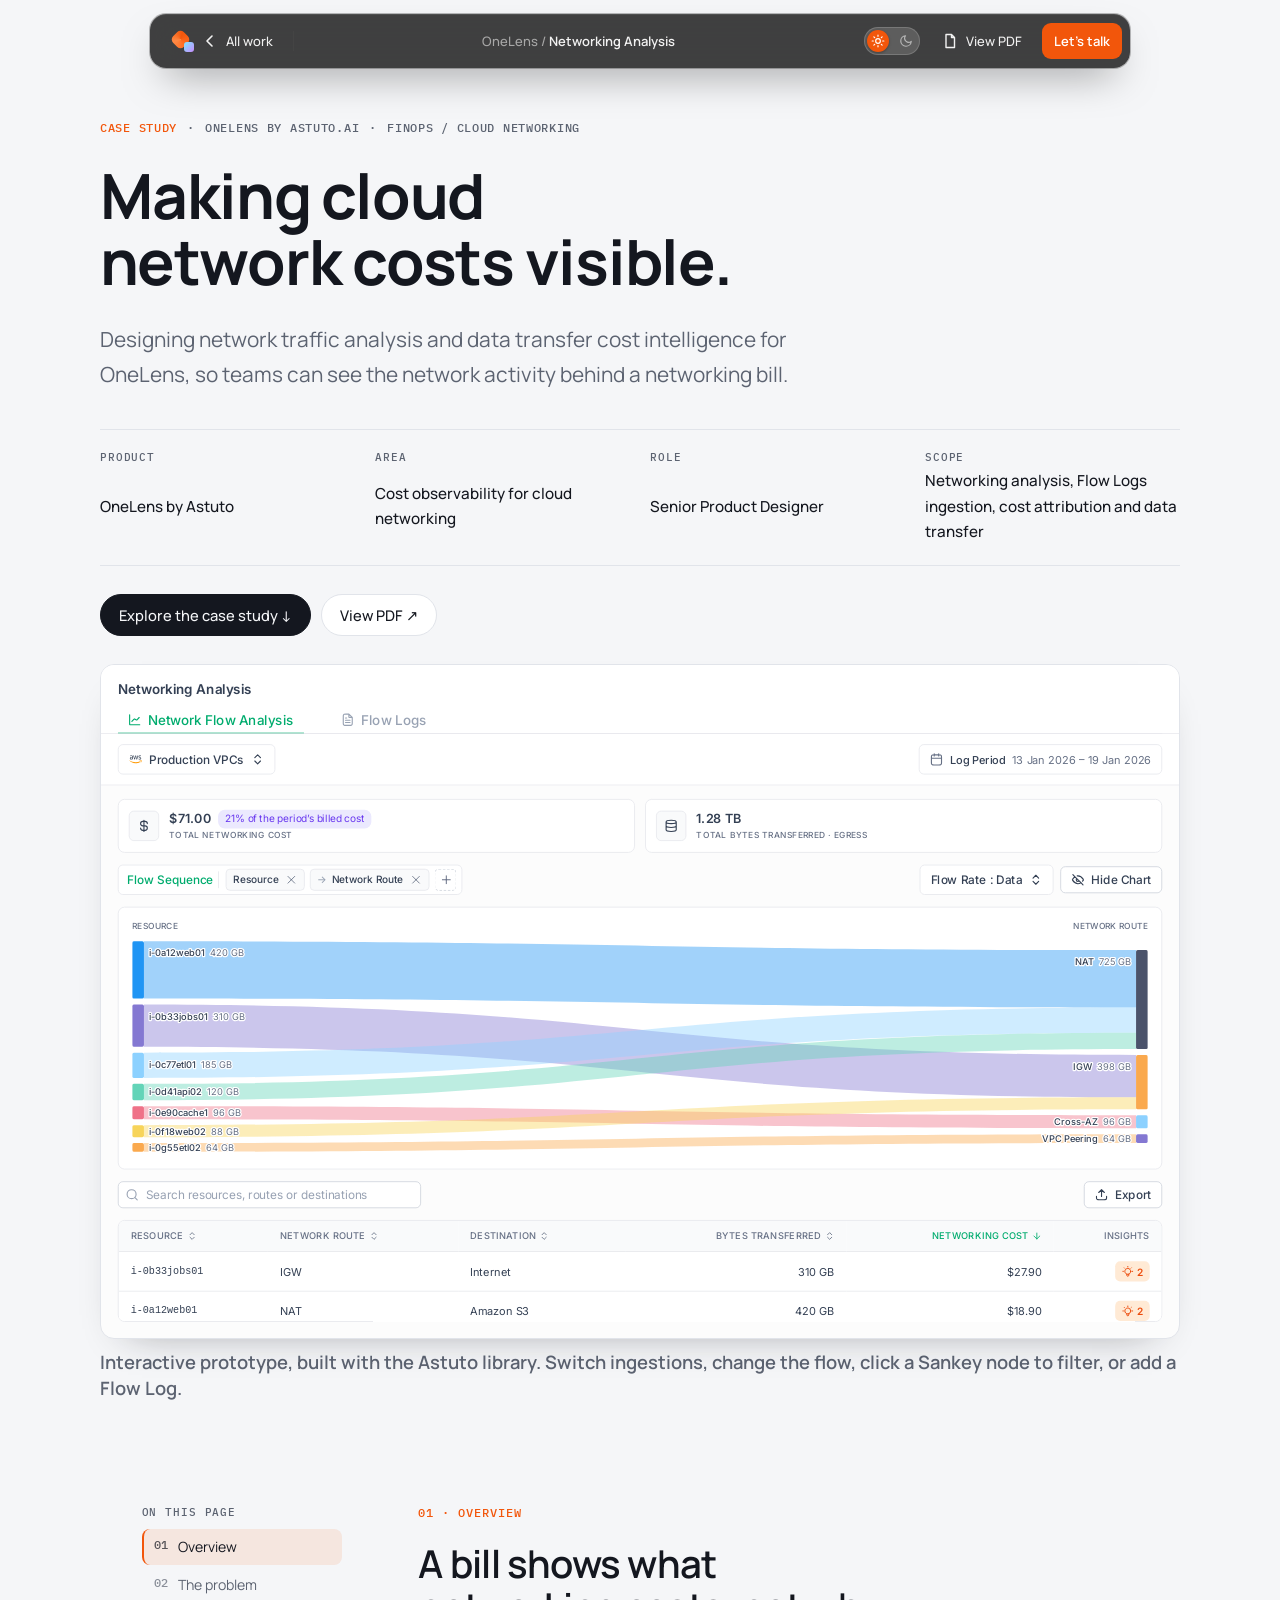
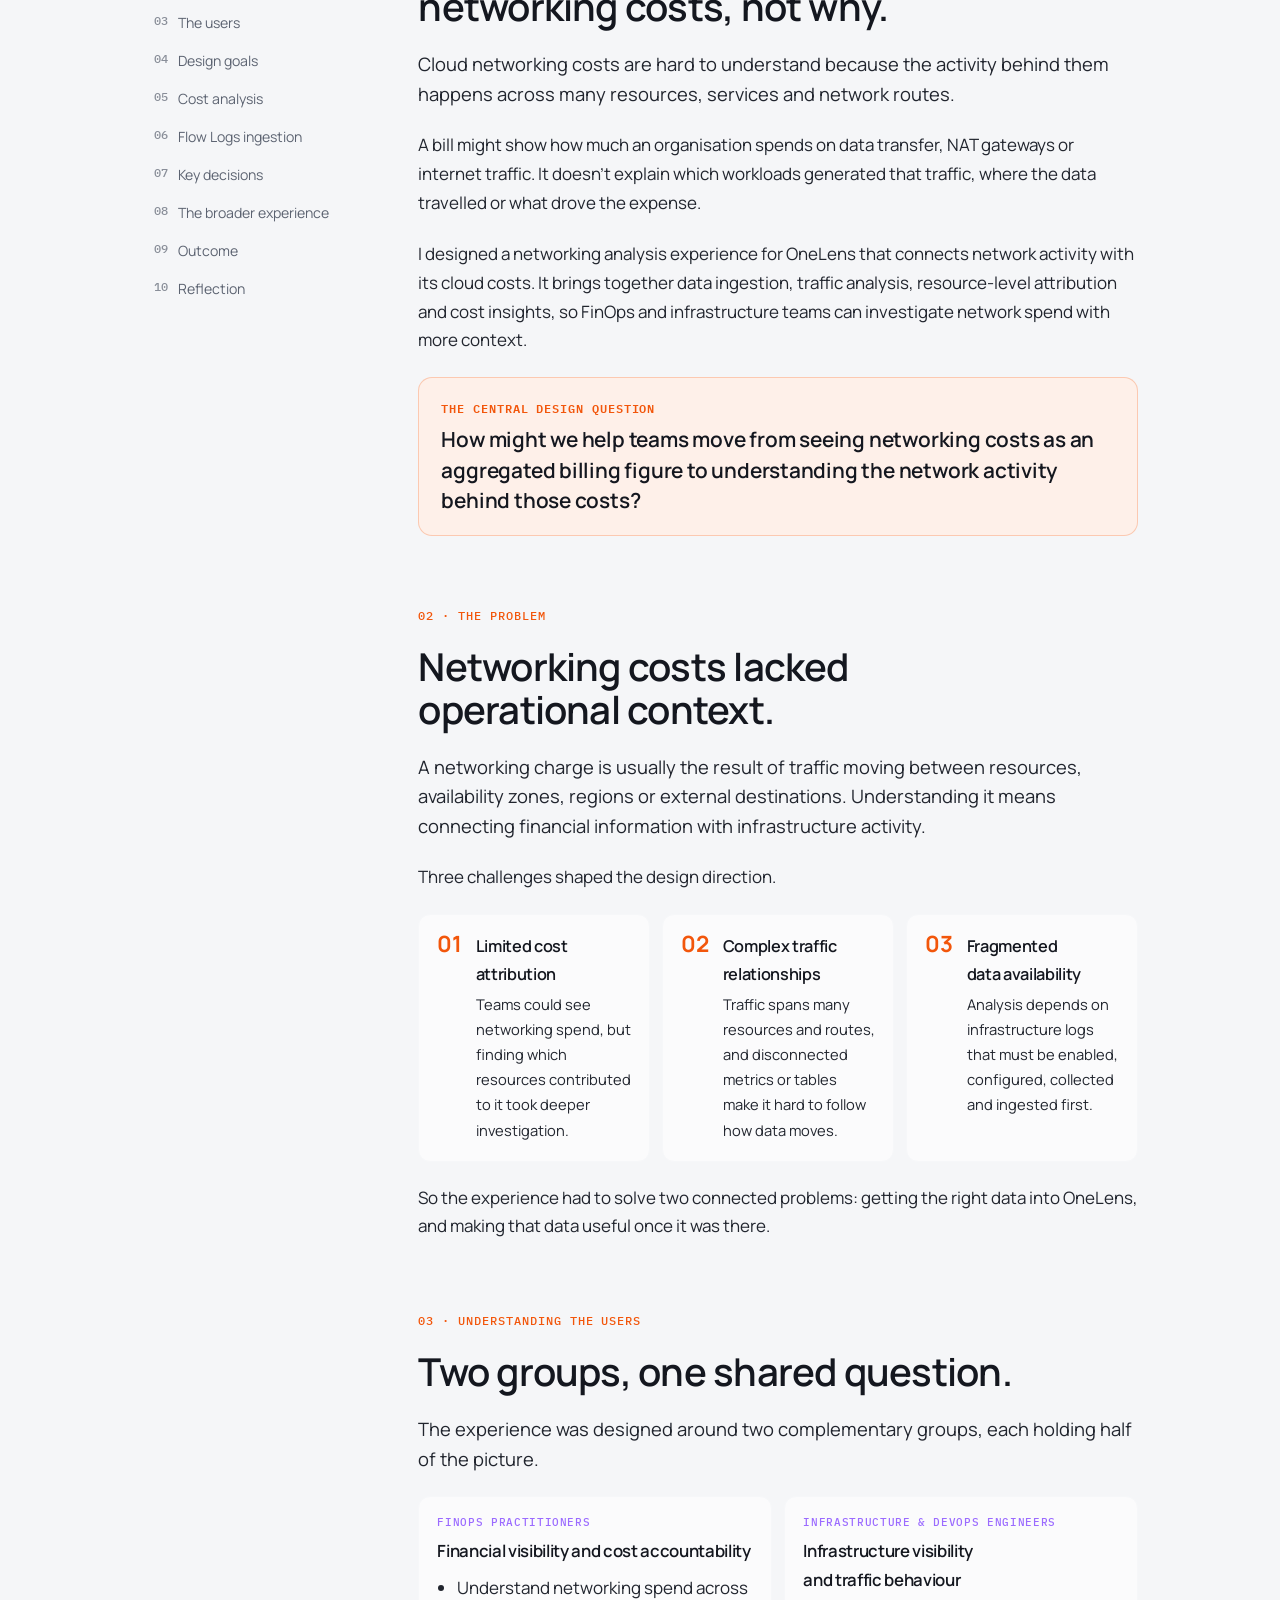
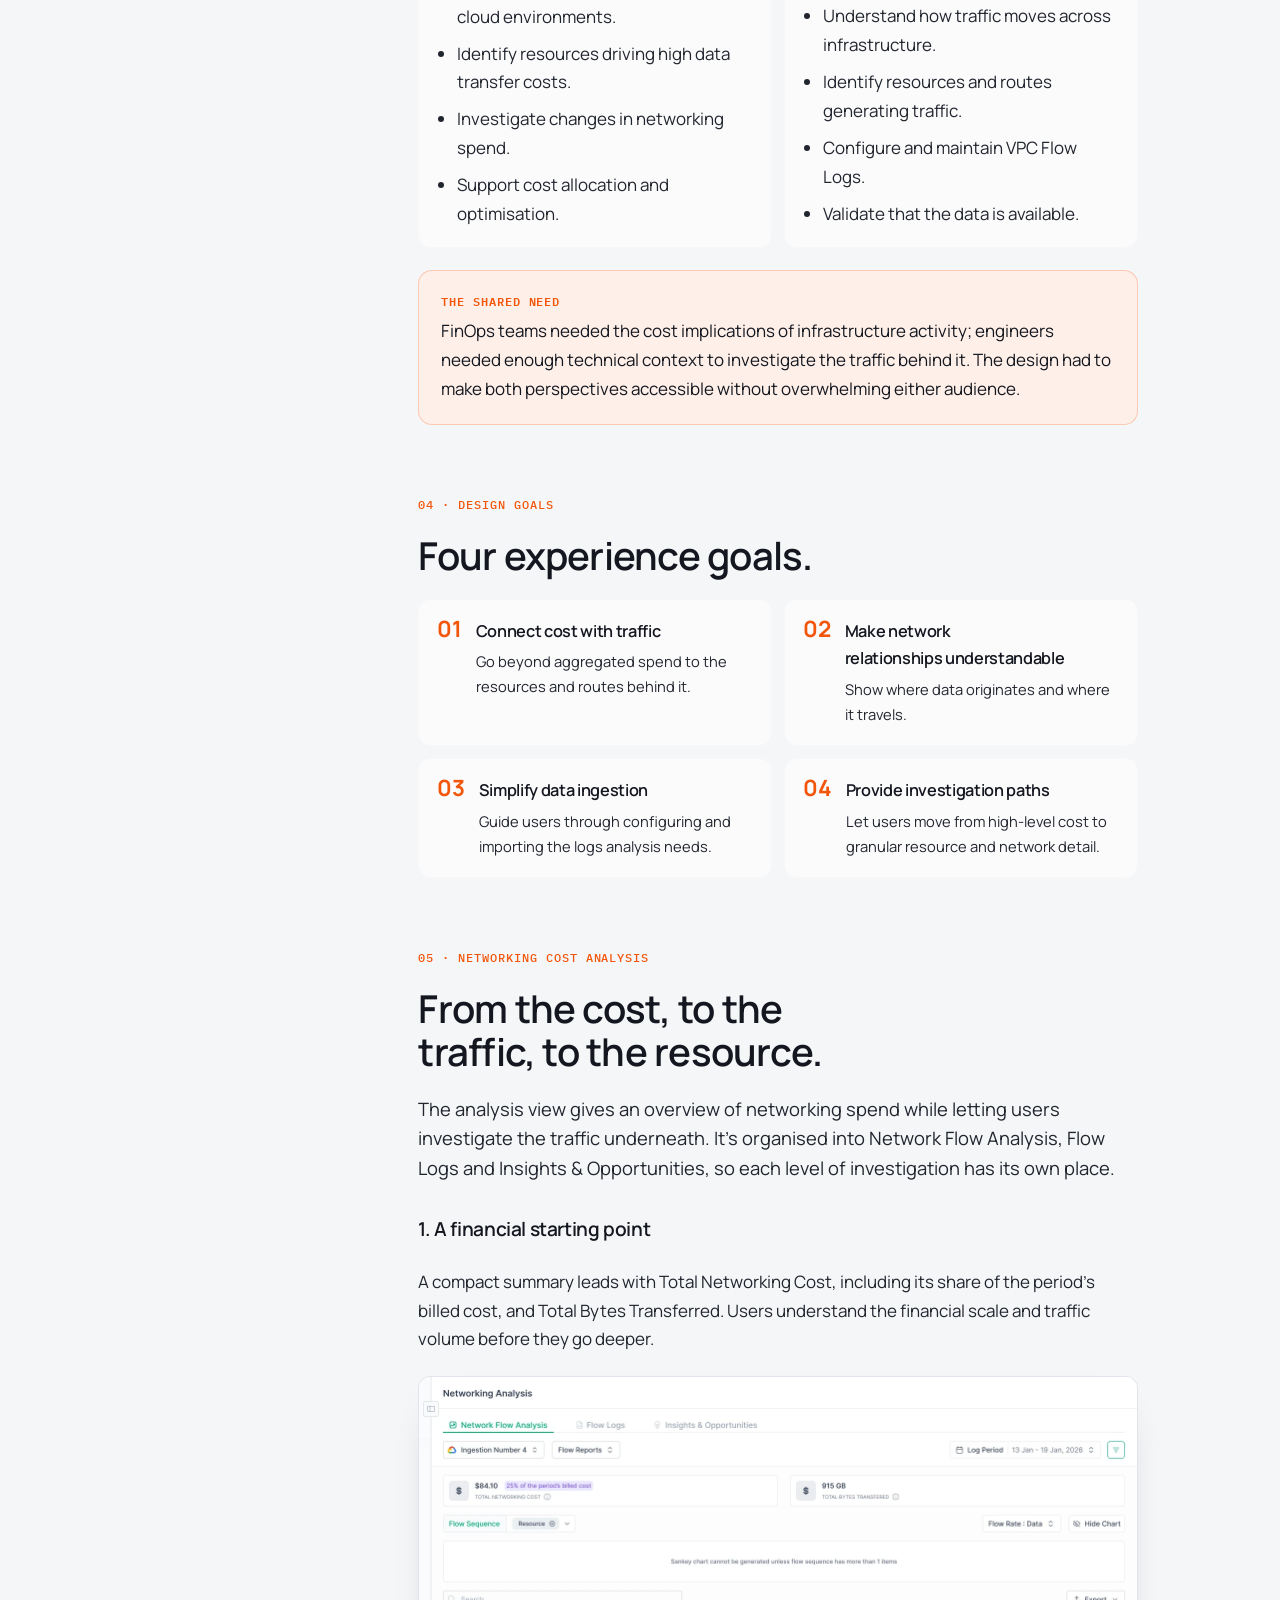
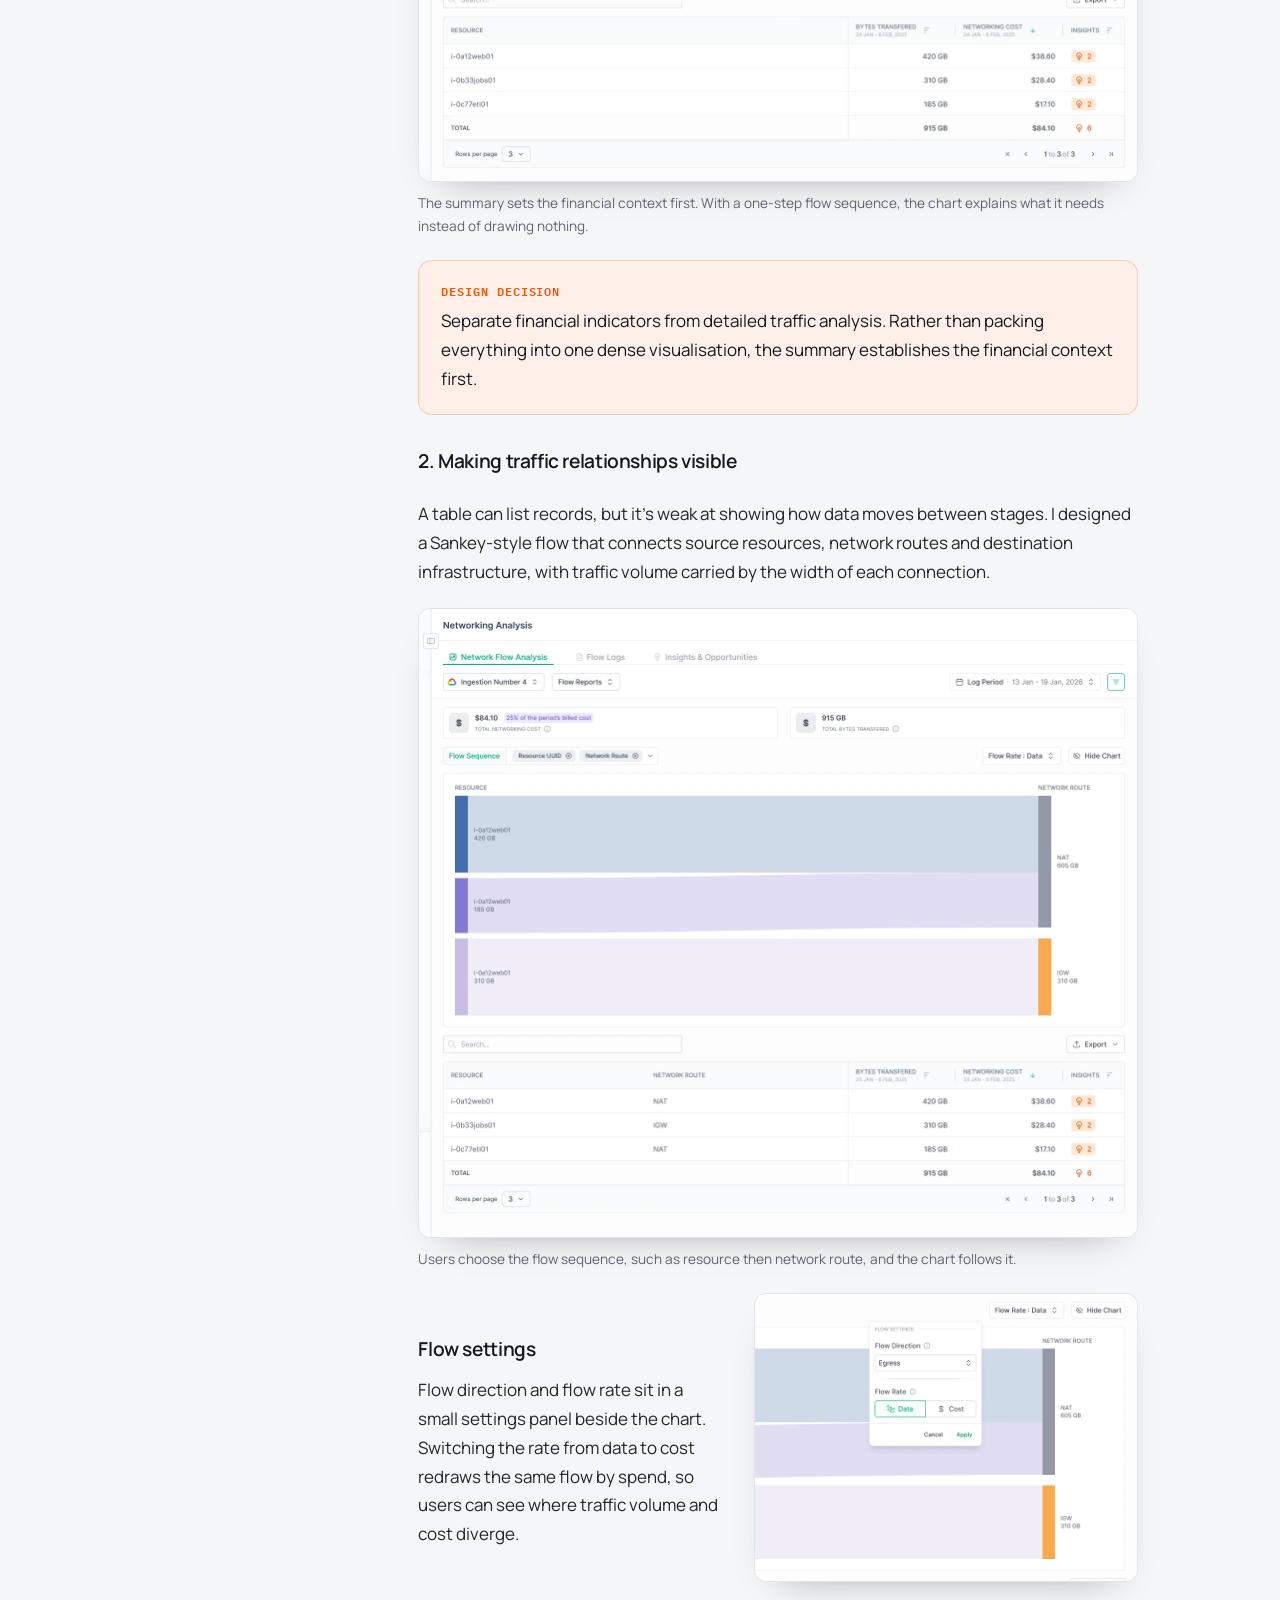
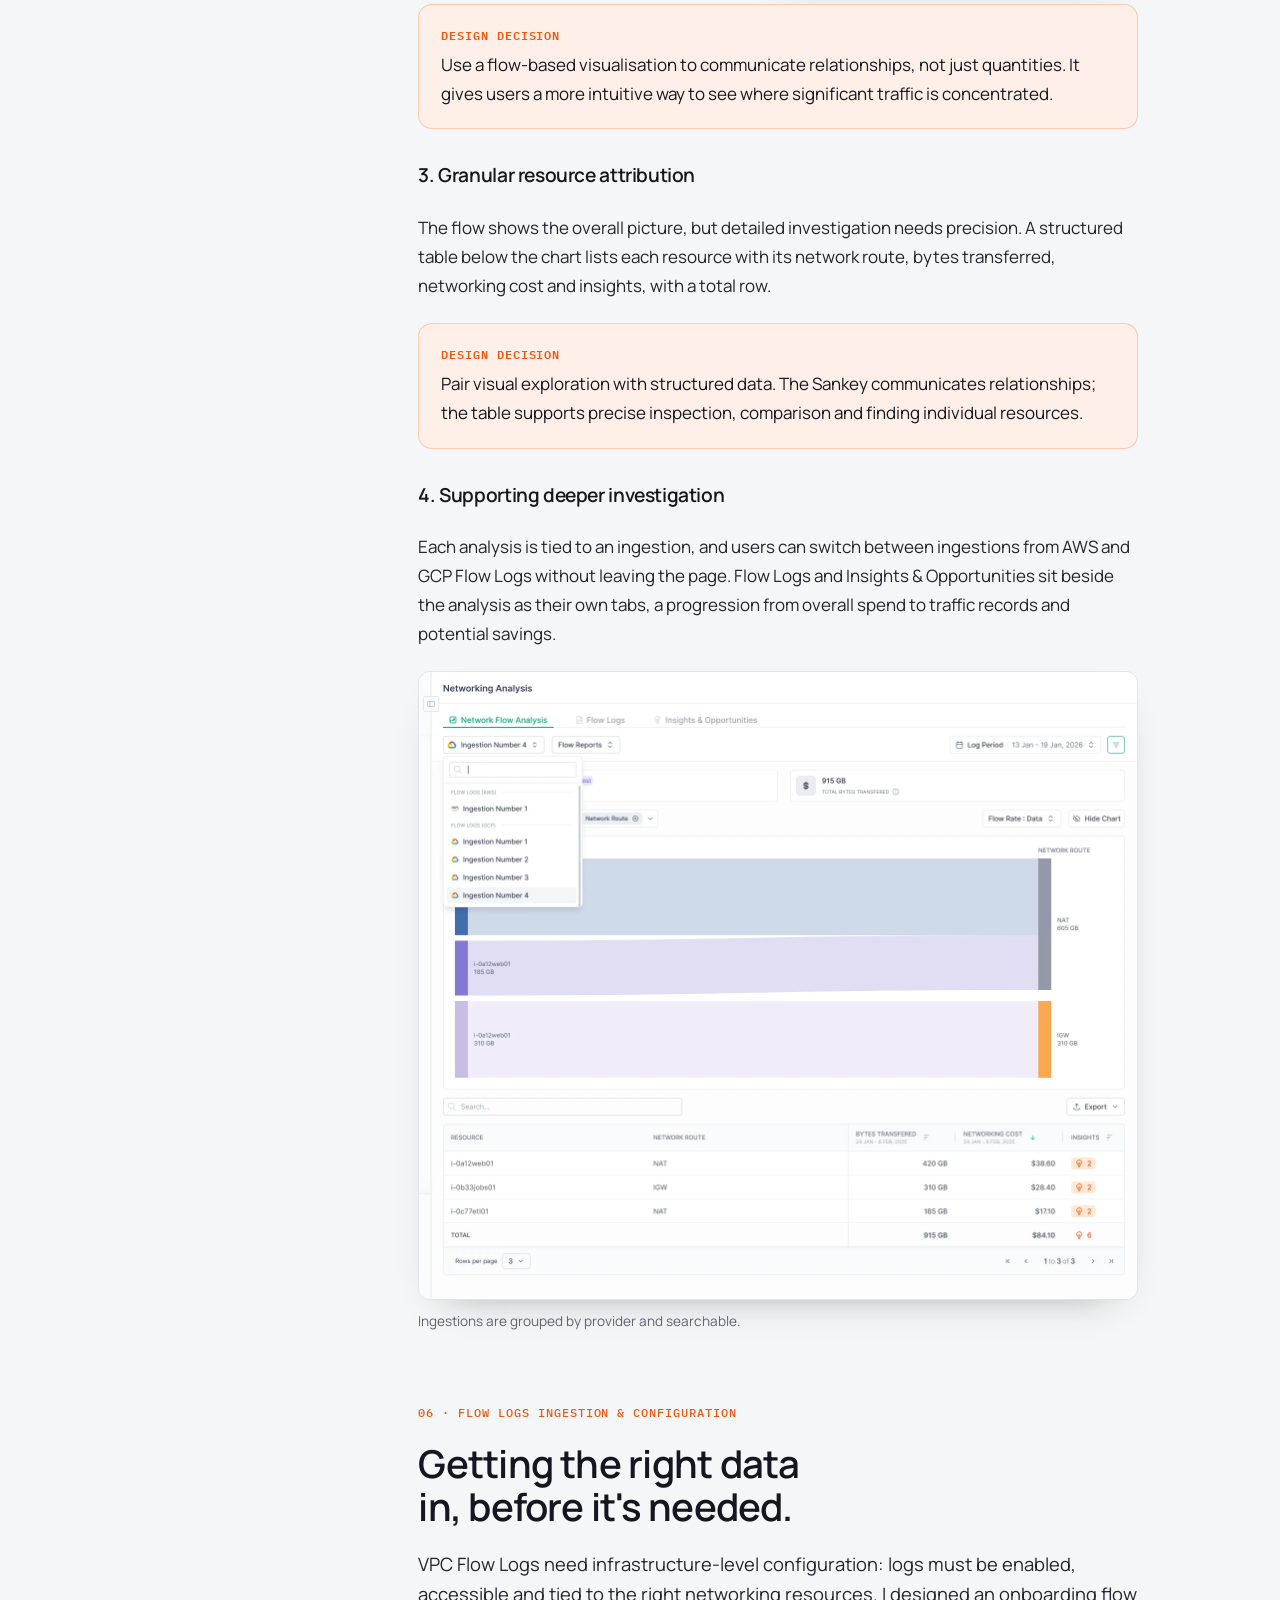
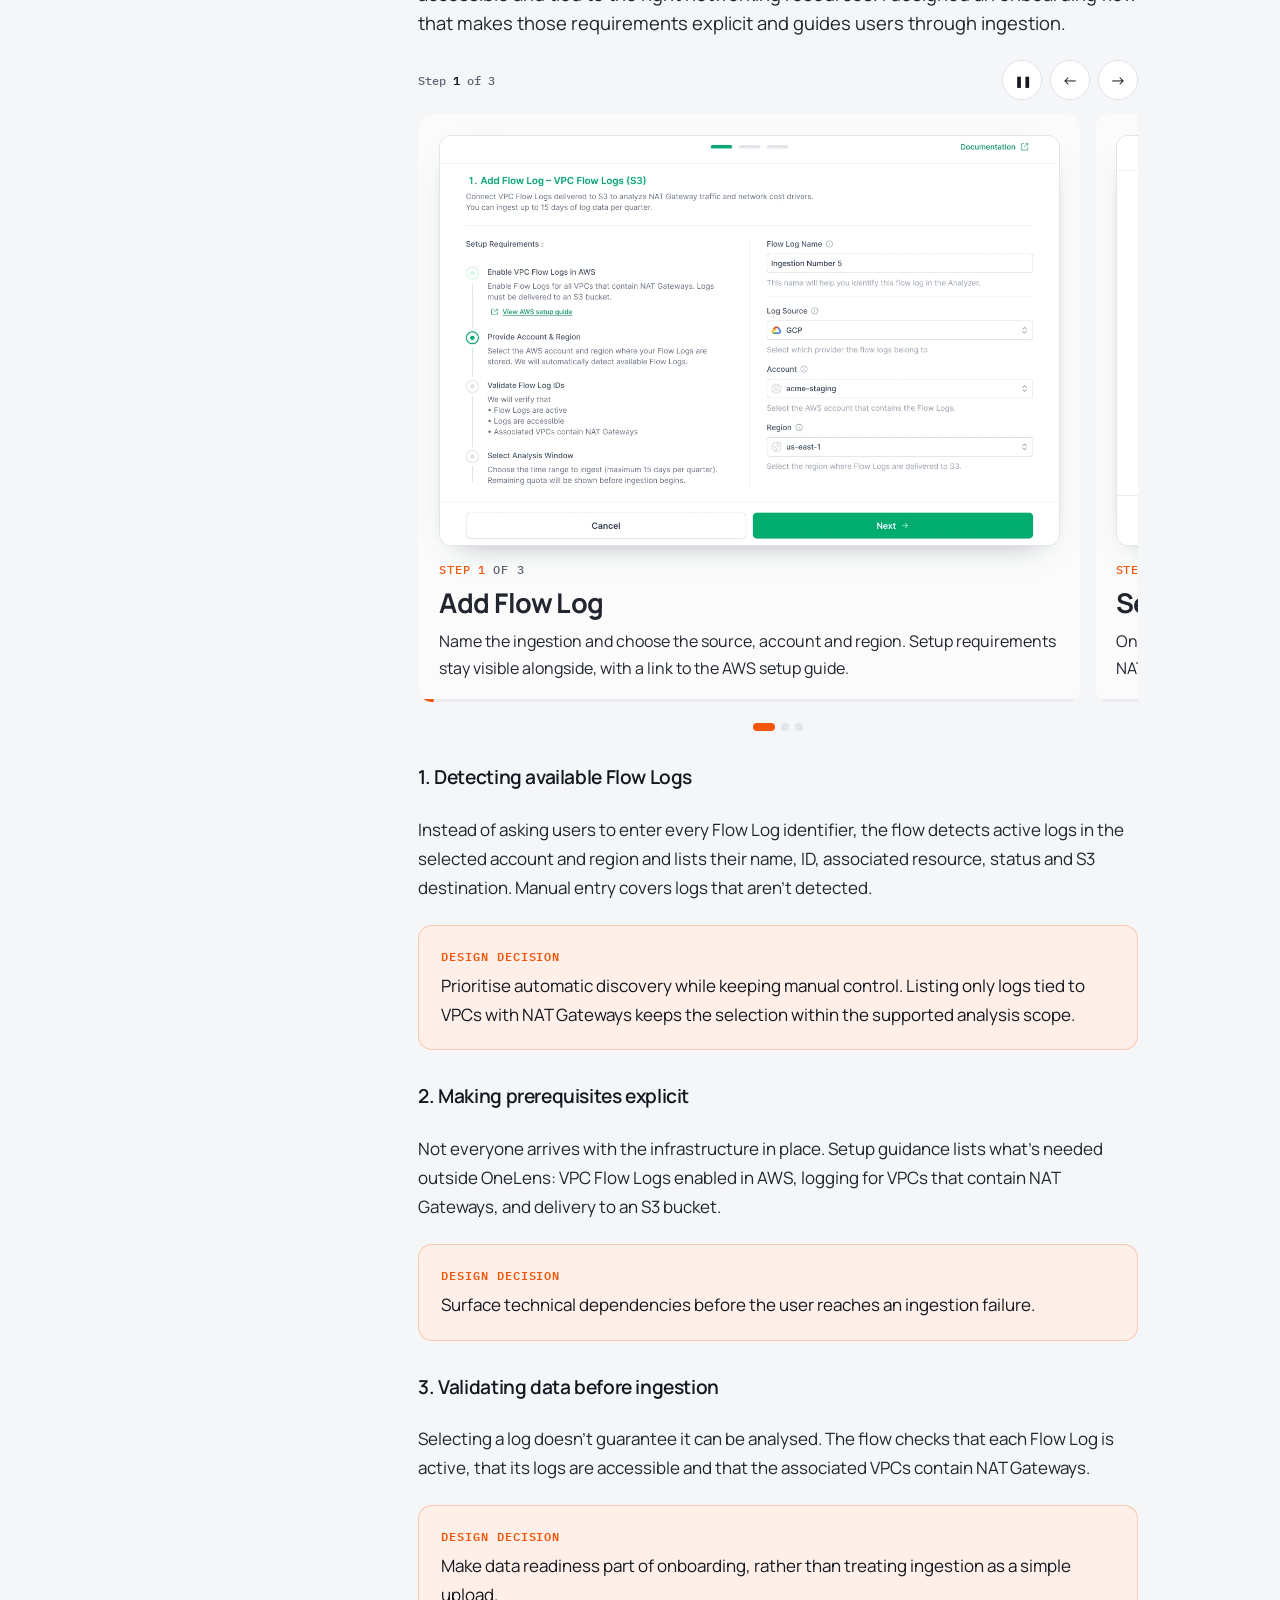
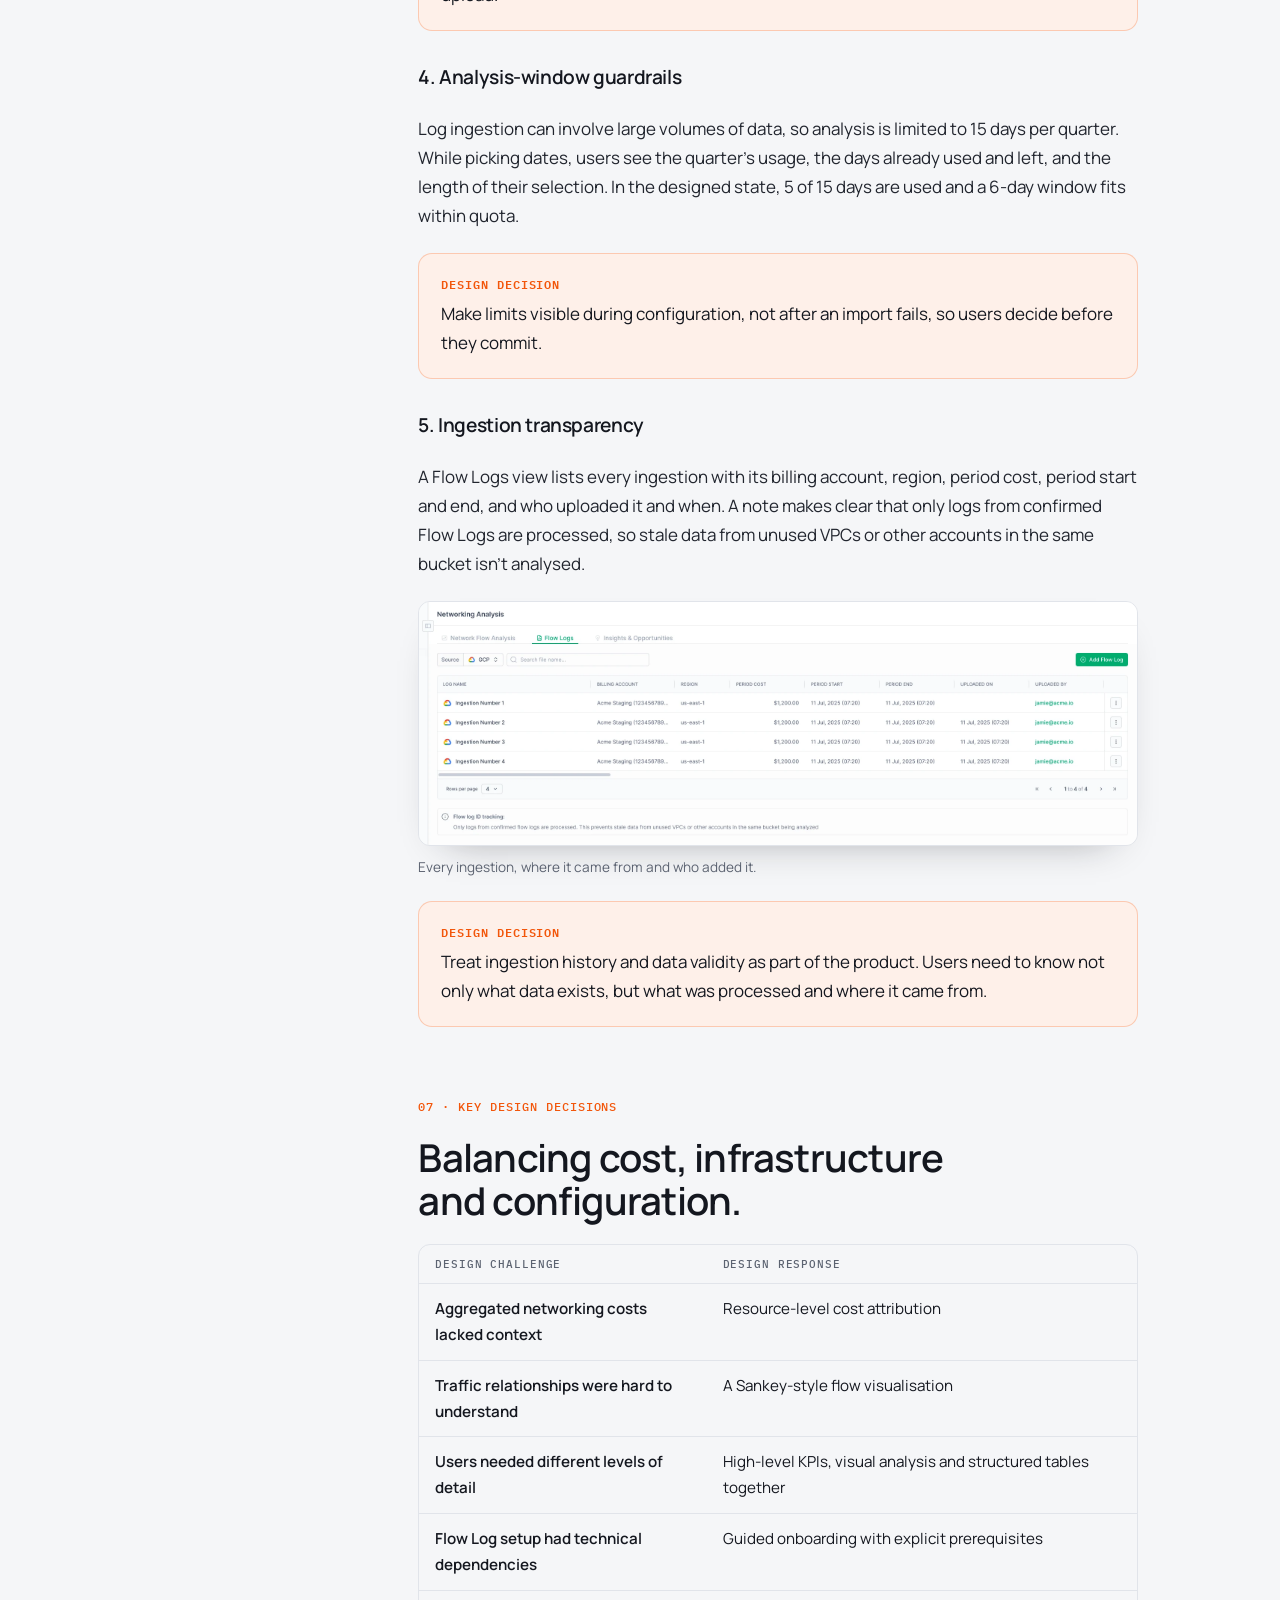
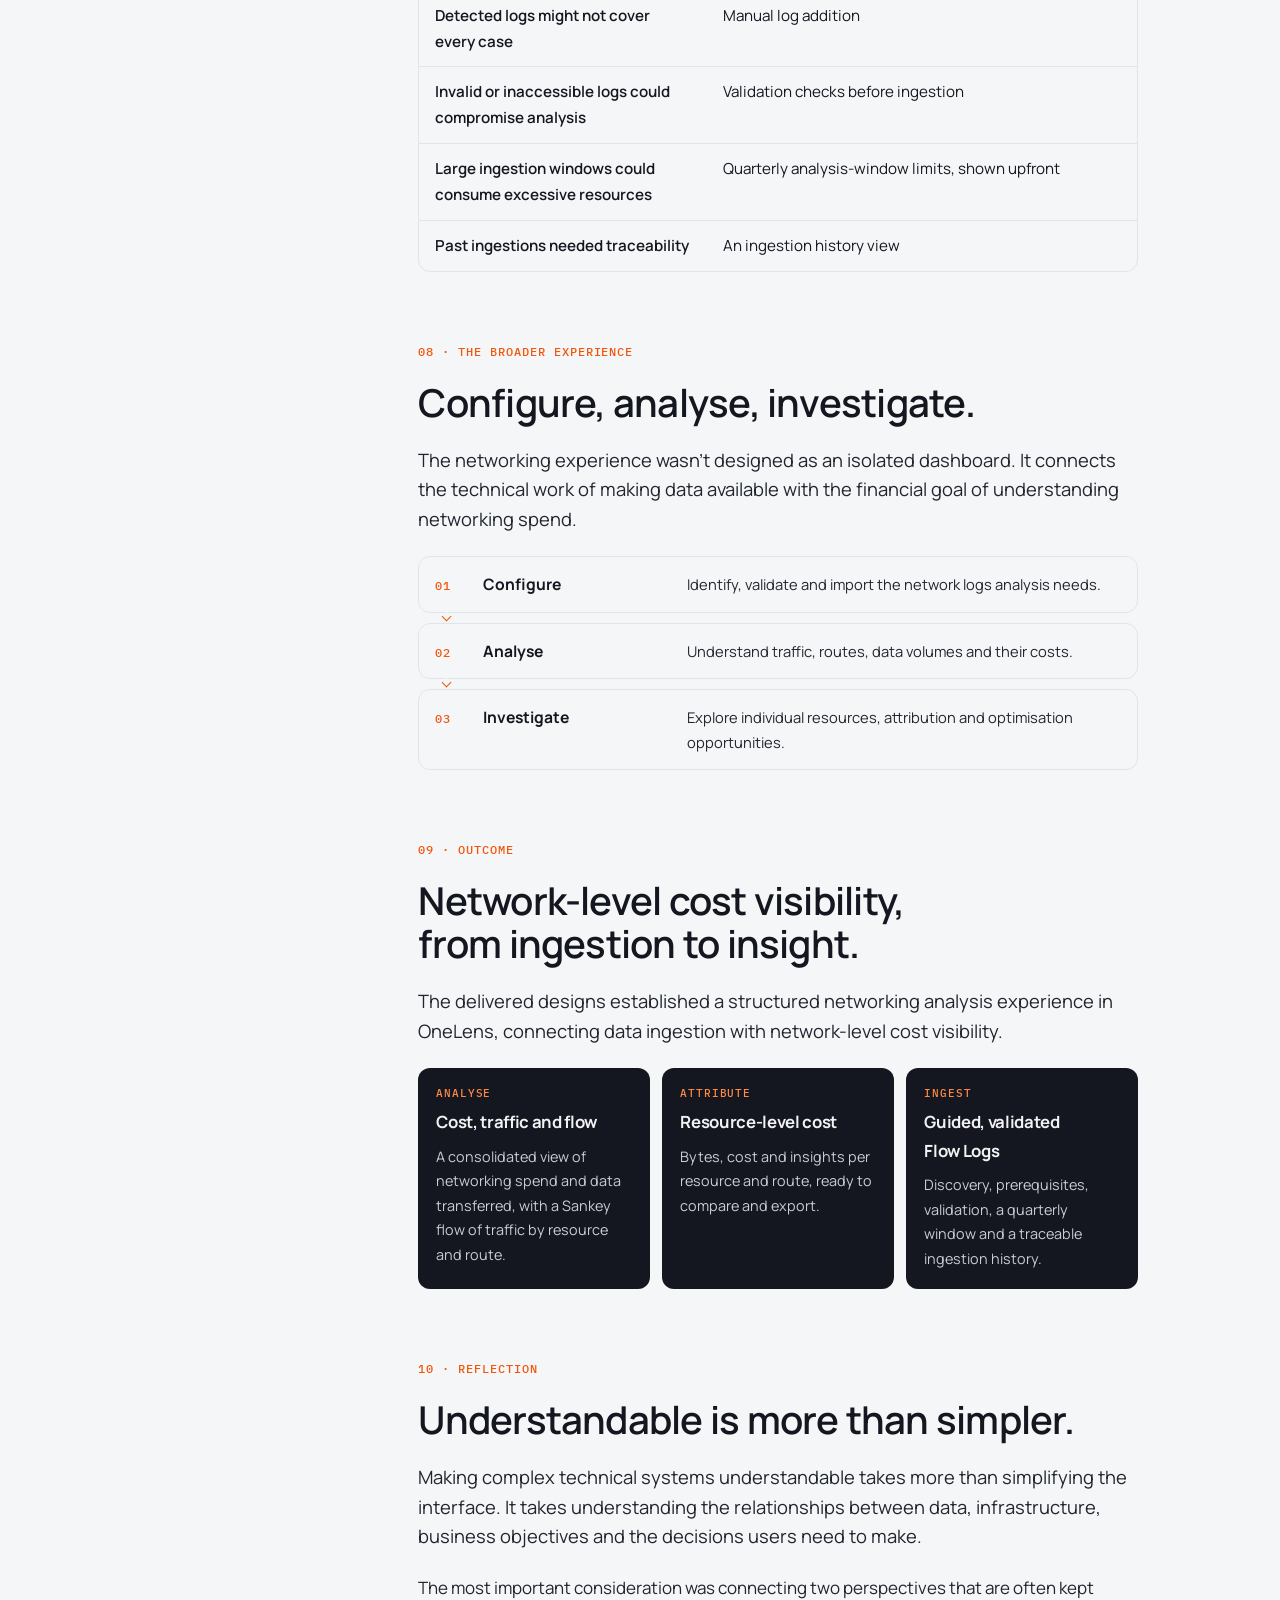
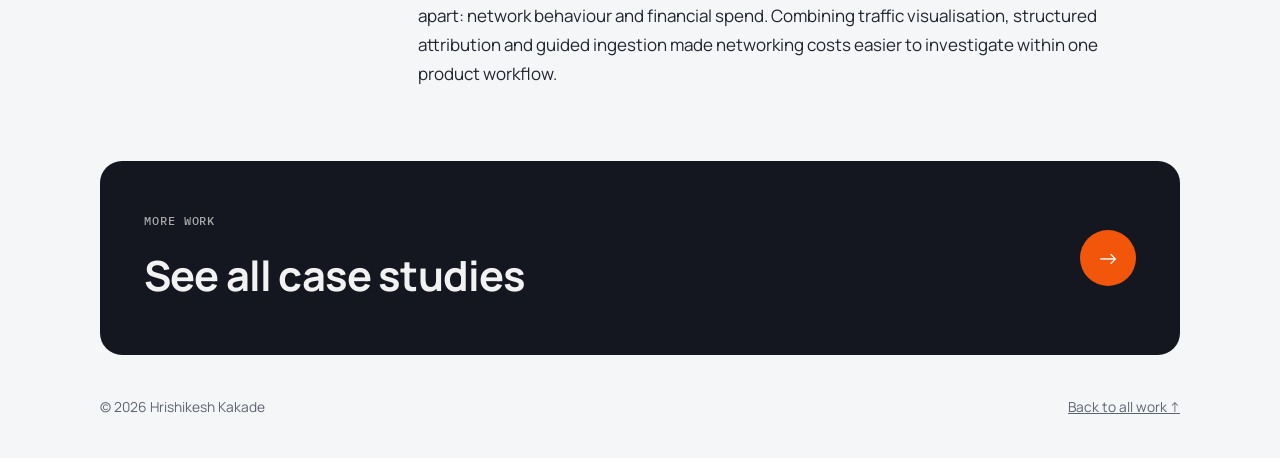
<file: case-networking.html>
<!doctype html>
<html lang="en">
<head>
<meta charset="utf-8">
<meta name="viewport" content="width=device-width, initial-scale=1, viewport-fit=cover">
<meta name="description" content="Case study by Hrishikesh Kakade: making cloud network and data transfer costs visible in OneLens by Astuto.ai.">
<title>Networking Analysis — Hrishikesh Kakade</title>
<link rel="icon" href="favicon.svg" type="image/svg+xml">
<link rel="icon" href="favicon-32.png" sizes="32x32" type="image/png">
<link rel="apple-touch-icon" href="apple-touch-icon.png">
<link rel="preconnect" href="https://fonts.googleapis.com"><link rel="preconnect" href="https://fonts.gstatic.com" crossorigin><link rel="stylesheet" href="https://fonts.googleapis.com/css2?family=Manrope:wght@400;500;600;700;800&family=IBM+Plex+Mono:wght@400;500;600&display=swap">
<link rel="stylesheet" href="case.css">
<link rel="stylesheet" href="ds/tokens.css">
<link rel="stylesheet" href="ds/bundle.css">
<style>
/* Interactive prototype (net-demo.js), built with the Astuto library */
.nd{position:relative;overflow:hidden;border:1px solid var(--line);border-radius:var(--r);background:var(--background-secondary-2);color:var(--text-header-1);font:500 14px/20px var(--font-sans);box-shadow:0 18px 40px -28px rgba(20,23,31,.45);aspect-ratio:16/10;max-width:100%}
.nd button{font-family:inherit}
.nd h4{font:600 16px/24px var(--font-sans);letter-spacing:0;color:var(--text-brand-1);margin:0}
.nd-app{display:grid;grid-template-columns:minmax(0,1fr);grid-template-rows:auto auto minmax(0,1fr);height:100%}
/* Desktop: lay the app out on a 1280×800 screen and scale it to the 16:10 frame */
@media (min-width:641px){.nd-app{width:1280px;height:800px;transform:scale(var(--k,1));transform-origin:0 0}}
.nd-app>.nd-body{overflow:auto;overscroll-behavior:contain;scrollbar-width:thin;align-content:start}
.nd-app>*,.nd-body>*{min-width:0}
.nd-head>:last-child{overflow-x:auto;scrollbar-width:none}
.nd-head{background:var(--background-primary-1);padding:16px 20px 0;border-bottom:1px solid var(--stroke-primary-1);display:grid;gap:10px}
.nd-title{font:600 16px/24px var(--font-sans)}
.nd-head .as-tabs,.nd-head [role="tablist"]{margin-bottom:-1px}
.nd-tool{display:flex;flex-wrap:wrap;gap:10px;align-items:center;justify-content:space-between;padding:12px 20px;background:var(--background-primary-1);border-bottom:1px solid var(--stroke-primary-1)}
.nd-period{display:inline-flex;align-items:center;gap:8px;height:36px;padding:0 12px;border:1px solid var(--stroke-primary-1);border-radius:6px;color:var(--text-body-1);font-size:13px}
.nd-period span{color:var(--text-header-1)}.nd-period b{font-weight:400}
.nd-body{display:grid;grid-template-columns:minmax(0,1fr);gap:14px;padding:16px 20px 20px;min-width:0}
.nd-kpis{display:grid;grid-template-columns:1fr 1fr;gap:12px}
.nd-kpi{display:flex;gap:12px;align-items:center;padding:12px;background:var(--background-primary-1);border:1px solid var(--stroke-primary-1);border-radius:8px;min-width:0}
.nd-ic{width:36px;height:36px;border-radius:6px;display:grid;place-items:center;background:var(--background-primary-2);border:1px solid var(--stroke-primary-1);flex:none}
.nd-kv{display:flex;flex-wrap:wrap;align-items:center;gap:8px;font:600 15px/22px var(--font-sans)}
.nd-kl{font:500 10px/16px var(--font-sans);letter-spacing:.04em;color:var(--text-body-1)}
.nd-bar{display:flex;flex-wrap:wrap;gap:10px;align-items:center}
.nd-bar-r{margin-left:auto;display:flex;gap:8px;align-items:center;flex-wrap:wrap}
.nd-seq{display:flex;flex-wrap:wrap;align-items:center;gap:6px;min-height:36px;padding:4px 6px;border:1px solid var(--stroke-primary-1);border-radius:6px;background:var(--background-primary-1)}
.nd-seq-l{color:var(--text-brand-1);padding:0 6px 0 4px;border-right:1px solid var(--stroke-primary-1);margin-right:2px}
.nd-chip{display:inline-flex;align-items:center;gap:6px;height:26px;padding:0 6px 0 8px;border-radius:5px;background:var(--background-primary-2);border:1px solid var(--stroke-primary-1);font-size:12px}
.nd-chip button,.nd-filter button{display:grid;place-items:center;width:18px;height:18px;border:0;border-radius:4px;background:none;color:var(--text-body-1);cursor:pointer;padding:0}
.nd-chip button:hover,.nd-filter button:hover{background:var(--hover-primary-1)}
.nd-arrow{color:var(--text-body-2)}
.nd-add{display:grid;place-items:center;width:26px;height:26px;border-radius:5px;border:1px dashed var(--stroke-primary-2);background:none;color:var(--text-body-1);cursor:pointer}
.nd-add:hover{border-color:var(--stroke-brand-1);color:var(--text-brand-1)}
.nd-anchor{position:relative}
.nd-menu{position:absolute;z-index:20;top:calc(100% + 6px);left:0;min-width:220px;padding:6px;background:var(--background-primary-1);border:1px solid var(--stroke-primary-1);border-radius:8px;box-shadow:var(--shadow-lg);display:grid}
.nd-menu.right{left:auto;right:0}
.nd-mg{font:500 10px/16px var(--font-sans);letter-spacing:.04em;color:var(--text-body-2);padding:8px 8px 4px}
.nd-mi{display:flex;align-items:center;gap:8px;width:100%;padding:8px;border:0;border-radius:6px;background:none;color:var(--text-header-1);font:500 14px/20px var(--font-sans);text-align:left;cursor:pointer}
.nd-mi:hover{background:var(--hover-primary-1)}.nd-mi.on{color:var(--text-brand-1)}.nd-mi .as-icon:last-child{margin-left:auto}
.nd-mi.add{color:var(--text-brand-1);border-top:1px solid var(--stroke-primary-1);border-radius:0 0 6px 6px;margin-top:4px}
.nd-pop{display:grid;gap:12px;width:240px;padding:6px}
.nd-pop-h{font:500 10px/16px var(--font-sans);letter-spacing:.04em;color:var(--text-body-2)}
.nd-pop-f,.nd-field{display:grid;gap:6px}
.nd-label{font:500 14px/20px var(--font-sans);color:var(--text-header-2)}
.nd-sub{font:400 12px/18px var(--font-sans);color:var(--text-body-2)}
.nd-pop-a{display:flex;justify-content:flex-end;gap:4px;border-top:1px solid var(--stroke-primary-1);padding-top:8px}
.nd-chart{background:var(--background-primary-1);border:1px solid var(--stroke-primary-1);border-radius:8px;padding:14px 16px}
.nd-empty{padding:18px;text-align:center;font:400 12px/18px var(--font-sans);color:var(--text-body-1)}
.nd-sankey{width:100%;overflow:hidden}
.nd-sankey svg{display:block}
.nd-colh{font:500 10px var(--font-sans);letter-spacing:.04em;fill:var(--text-body-1)}
.nd-link{opacity:.28;transition:opacity .15s;cursor:pointer}.nd-link.on{opacity:.42}
.nd-sankey svg:hover .nd-link:not(.on){opacity:.08}
.nd-node{cursor:pointer;outline:none;transition:opacity .15s}.nd-node.dim{opacity:.35}
.nd-node:focus-visible rect{stroke:var(--text-header-1);stroke-width:2}
.nd-node.sel rect{stroke:var(--text-header-1);stroke-width:2}
.nd-nl{font:500 11px var(--font-sans);fill:var(--text-header-1);paint-order:stroke;stroke:var(--background-primary-1);stroke-width:3px;stroke-linejoin:round}
.nd-nl .v{fill:var(--text-body-1);font-weight:400}
.nd-search{flex:1 1 220px;max-width:360px;min-width:0}
.nd-filter{display:inline-flex;align-items:center;gap:6px;height:28px;padding:0 4px 0 10px;border-radius:999px;background:var(--success-bg-1);border:1px solid var(--stroke-brand-1);color:var(--text-header-1);font-size:12px}
.nd-filter b{font-weight:600}
.nd-table{background:var(--background-primary-1);border:1px solid var(--stroke-primary-1);border-radius:8px;overflow-x:auto}
.nd-table table{width:100%;border-collapse:collapse;font:400 13px/18px var(--font-sans);white-space:nowrap}
.nd-table th{background:var(--background-primary-2);text-align:left;font:500 11px/16px var(--font-sans);letter-spacing:.04em;text-transform:uppercase;color:var(--text-body-1);padding:10px 14px;border-bottom:1px solid var(--stroke-primary-1)}
.nd-table td{padding:11px 14px;border-bottom:1px solid var(--stroke-primary-1);color:var(--text-header-1)}
.nd-table .num{text-align:right}
.nd-table th.num .nd-th{justify-content:flex-end;width:100%}
.nd-th{display:inline-flex;align-items:center;gap:4px;border:0;background:none;padding:0;font:inherit;letter-spacing:inherit;text-transform:inherit;color:inherit;cursor:pointer}
.nd-th.on{color:var(--text-brand-1)}
.nd-table tfoot td{font-weight:600;background:var(--background-primary-2);border-bottom:0}
.nd-table tr.link{cursor:pointer}.nd-table tr.link:hover td,.nd-table tr.link:focus-visible td{background:var(--hover-primary-1)}
.nd-table tr.dis td{color:var(--text-disabled-1)}
.nd-table td.mono{font-family:ui-monospace,Menlo,monospace;font-size:12px}
.nd-table td.clip{max-width:200px;overflow:hidden;text-overflow:ellipsis}
.nd-table td.brand{color:var(--text-brand-1)}
.nd-table th.cb,.nd-table td.cb{width:36px;padding-right:0}
.nd-ln{display:inline-flex;align-items:center;gap:8px}
.nd-ins{display:inline-flex;align-items:center;gap:4px;height:24px;padding:0 8px;border-radius:6px;border:0;background:var(--badge-orange-2);color:var(--badge-orange-1);font:600 12px var(--font-sans);cursor:pointer}
.nd-ins[aria-expanded="true"]{outline:2px solid var(--badge-orange-1);outline-offset:-2px}
.nd-none{color:var(--text-body-2)}
.nd-insrow td{background:var(--background-primary-2);white-space:normal}
.nd-insrow ul{list-style:none;margin:0;padding:0;display:grid;gap:6px}
.nd-insrow li{display:flex;gap:8px;align-items:flex-start;color:var(--text-header-1);font-size:13px}
.nd-insrow li .as-icon{color:var(--badge-orange-1);margin-top:2px}
.nd-emptyrow{text-align:center;color:var(--text-body-1)!important;padding:24px!important}
.nd-st{font:600 11px var(--font-sans);color:var(--success-primary-1)}.nd-st.off{color:var(--text-body-2)}
.nd-toast{position:absolute;z-index:40;right:16px;bottom:16px;max-width:calc(100% - 32px)}
.nd-overlay{position:absolute;inset:0;z-index:30;background:rgba(0,0,0,.4);display:grid;place-items:center;grid-template-columns:minmax(0,1fr);padding:16px;overflow:auto}
.nd-modal{width:min(860px,100%);max-height:100%;display:grid;grid-template-rows:auto minmax(0,1fr) auto;background:var(--background-primary-1);border-radius:12px;box-shadow:var(--shadow-xl);overflow:hidden}
.nd-mh{position:relative;display:flex;justify-content:center;align-items:center;height:48px;border-bottom:1px solid var(--stroke-primary-1)}
.nd-prog{display:flex;gap:8px}.nd-prog i{width:36px;height:4px;border-radius:2px;background:var(--background-secondary-1)}.nd-prog i.on{background:var(--background-brand-1)}
.nd-doc{position:absolute;right:52px;color:var(--text-brand-1);text-decoration:none;font-size:13px}
.nd-x{position:absolute;right:12px;width:32px;height:32px;display:grid;place-items:center;border:0;border-radius:6px;background:none;color:var(--text-body-1);cursor:pointer}.nd-x:hover{background:var(--hover-primary-1)}
.nd-mb{padding:18px 22px;overflow:auto;display:grid;gap:6px;align-content:start}
.nd-msub{margin:0 0 10px;padding-bottom:14px;border-bottom:1px solid var(--stroke-primary-1);font:400 13px/20px var(--font-sans);color:var(--text-body-1)}
.nd-split{display:grid;grid-template-columns:1fr 1fr;gap:24px}
.nd-split>.nd-form{border-left:1px solid var(--stroke-primary-1);padding-left:24px}
.nd-form{display:grid;gap:14px;align-content:start;min-width:0}
.nd-reqs-h{font:500 13px var(--font-sans);margin-bottom:12px}
.nd-reqs ol{list-style:none;margin:0;padding:0;display:grid;gap:14px}
.nd-reqs li{position:relative;padding-left:28px;display:grid;gap:2px}
.nd-reqs li i{position:absolute;left:0;top:2px;width:16px;height:16px;border-radius:50%;border:2px solid var(--stroke-primary-2);background:var(--background-primary-1)}
.nd-reqs li.done i{border-color:var(--success-bg-2);background:var(--success-bg-1)}
.nd-reqs li.on i{border-color:var(--background-brand-1);box-shadow:inset 0 0 0 3px var(--background-primary-1);background:var(--background-brand-1)}
.nd-reqs b{font:500 13px/18px var(--font-sans)}
.nd-reqs span{font:400 12px/18px var(--font-sans);color:var(--text-body-1)}
.nd-reqs a{font-size:12px;color:var(--text-brand-1)}
.nd-select{display:flex;align-items:center;height:36px;border:1px solid var(--stroke-primary-2);border-radius:6px;background:var(--background-primary-1);padding:0 8px}
.nd-select select{flex:1;border:0;background:none;color:var(--text-header-1);font:500 14px var(--font-sans);height:100%;outline:none;min-width:0}
.nd-select:focus-within{border:2px solid var(--data-g1)}
.nd-note{display:flex;flex-wrap:wrap;align-items:center;gap:10px;margin-top:10px;padding:8px 10px;border:1px solid var(--stroke-primary-1);border-radius:8px;background:var(--background-primary-2);font:400 12px/18px var(--font-sans);color:var(--text-body-1)}
.nd-note span{flex:1 1 220px}
.nd-manual{display:flex;flex-wrap:wrap;gap:8px;align-items:center;margin-top:10px}.nd-manual>:first-child{flex:1 1 220px}
.nd-check{display:flex;flex-wrap:wrap;gap:8px 16px;margin-top:10px;padding:10px 12px;border-radius:8px;background:var(--background-primary-2);font:500 12px var(--font-sans);color:var(--text-body-1)}
.nd-check span{display:inline-flex;gap:6px;align-items:center}.nd-check span.ok{color:var(--success-primary-1)}
.nd-check span:not(.ok) .as-icon{animation:ndspin 1s linear infinite}
@keyframes ndspin{to{transform:rotate(360deg)}}
.nd-quota{display:grid;gap:8px;padding:12px;border:1px solid var(--stroke-primary-1);border-radius:8px;background:var(--background-primary-2);font:400 12px var(--font-sans);color:var(--text-body-1)}
.nd-qh{display:flex;justify-content:space-between;font:500 11px var(--font-sans);letter-spacing:.04em}.nd-qh b{color:var(--warning-primary-1);font-weight:500;letter-spacing:0}
.nd-qbar{display:flex;height:10px;border-radius:3px;background:var(--background-secondary-1);overflow:hidden}
.nd-qbar i{display:block;height:100%;background:var(--warning-primary-1);transition:width .2s}.nd-qbar i.sel{background:var(--background-brand-1)}.nd-qbar i.over{background:var(--error-primary-1)}
.nd-dates{display:grid;grid-template-columns:1fr 1fr;gap:12px}
.nd-mf{display:grid;grid-template-columns:1fr 1fr;gap:12px;padding:14px 22px;border-top:1px solid var(--stroke-primary-1)}
.nd-mf .as-btn{width:100%;justify-content:center}
@media (max-width:640px){.nd{aspect-ratio:auto;height:min(640px,82vh)}.nd-kpis,.nd-split,.nd-dates{grid-template-columns:1fr}.nd-split>.nd-form{border-left:0;padding-left:0;border-top:1px solid var(--stroke-primary-1);padding-top:16px}.nd-body,.nd-tool{padding-left:12px;padding-right:12px}.nd-head{padding:12px 12px 0}.nd-doc{display:none}.nd-bar-r{margin-left:0}.nd-search{max-width:none}.nd-mb{padding:14px}.nd-mf{padding:12px 14px}}
</style>
</head>
<body>
<!-- Content source: the "Networking Analysis" tab of the Portfolio Case Studies doc.
     Screenshots come from anonymised copies on the "Portfolio – Networking case study exports (anonymised)" page
     of the Data Transfer - Networking Figma file, in img/net/. -->
<nav class="cnav" aria-label="Case study">
  <a class="nbtn back" href="index.html#work" aria-label="Back to all work"><i class="mark" aria-hidden="true"></i><svg viewBox="0 0 16 16" fill="none" stroke="currentColor" stroke-width="1.6" stroke-linecap="round" stroke-linejoin="round" aria-hidden="true"><path d="M10 3L5 8l5 5"/></svg><span class="nlabel">All work</span></a>
  <span class="nsep" aria-hidden="true"></span>
  <div class="ntitle">OneLens / <b>Networking Analysis</b></div>
  <button class="ttog" id="themeBtn" type="button" role="switch" aria-checked="false" aria-label="Dark mode"><span class="ttog-track"><i class="ttog-knob" aria-hidden="true"></i><svg class="ttog-sun" viewBox="0 0 24 24" fill="none" stroke="currentColor" stroke-width="2" stroke-linecap="round" aria-hidden="true"><circle cx="12" cy="12" r="4"/><path d="M12 2v2M12 20v2M4.9 4.9l1.4 1.4M17.7 17.7l1.4 1.4M2 12h2M20 12h2M4.9 19.1l1.4-1.4M17.7 6.3l1.4-1.4"/></svg><svg class="ttog-moon" viewBox="0 0 24 24" fill="none" stroke="currentColor" stroke-width="2" stroke-linecap="round" stroke-linejoin="round" aria-hidden="true"><path d="M21 12.8A9 9 0 1 1 11.2 3a7 7 0 0 0 9.8 9.8z"/></svg></span></button>
  <a class="nbtn" href="#" data-pdf=""><svg viewBox="0 0 16 16" fill="none" stroke="currentColor" stroke-width="1.4" stroke-linejoin="round" aria-hidden="true"><path d="M4 1.5h5.5L12.5 4.5v10h-8.5z M9.5 1.5v3h3"/></svg><span class="nlabel">View PDF</span></a>
  <a class="nbtn nprimary" href="index.html#contact">Let's talk</a>
  <span class="nprog" aria-hidden="true"></span>
</nav>

<main>
  <header class="hero wrap">
    <div class="crumb"><b>Case study</b><span>·</span><span>OneLens by Astuto.ai</span><span>·</span><span>FinOps / Cloud networking</span></div>
    <h1>Making cloud network costs visible.</h1>
    <p class="sum">Designing network traffic analysis and data transfer cost intelligence for OneLens, so teams can see the network activity behind a networking bill.</p>
    <dl class="meta">
      <div><dt>Product</dt><dd>OneLens by Astuto</dd></div>
      <div><dt>Area</dt><dd>Cost observability for cloud networking</dd></div>
      <div><dt>Role</dt><dd>Senior Product Designer</dd></div>
      <div><dt>Scope</dt><dd>Networking analysis, Flow Logs ingestion, cost attribution and data transfer</dd></div>
    </dl>
    <div class="hero-actions">
      <a class="btn primary" href="#overview">Explore the case study ↓</a>
      <a class="btn" href="#" data-pdf="">View PDF ↗</a>
    </div>
    <figure class="cover"><div class="nd" id="netDemo" role="region" aria-label="Interactive prototype of Networking Analysis"><noscript><img class="shot" src="img/net/cover.webp" alt="Networking Analysis in OneLens: networking cost and bytes transferred, with a Sankey chart of traffic by resource and route" width="1440" height="840"></noscript></div><figcaption class="cover-cap">Interactive prototype, built with the Astuto library. Switch ingestions, change the flow, click a Sankey node to filter, or add a Flow Log.</figcaption></figure>
  </header>

  <div class="wrap body">
    <nav class="toc" aria-label="Contents">
      <span class="lbl">On this page</span>
      <a href="#overview"><i>01</i>Overview</a><a href="#problem"><i>02</i>The problem</a><a href="#users"><i>03</i>The users</a><a href="#goals"><i>04</i>Design goals</a><a href="#analysis"><i>05</i>Cost analysis</a><a href="#ingestion"><i>06</i>Flow Logs ingestion</a><a href="#decisions"><i>07</i>Key decisions</a><a href="#journey"><i>08</i>The broader experience</a><a href="#outcome"><i>09</i>Outcome</a><a href="#reflection"><i>10</i>Reflection</a>
    </nav>
    <article>

      <!-- 01 OVERVIEW -->
      <section class="sec" id="overview">
        <span class="sec-k">01 · Overview</span>
        <h2>A bill shows what networking costs, not why.</h2>
        <p class="lead">Cloud networking costs are hard to understand because the activity behind them happens across many resources, services and network routes.</p>
        <p>A bill might show how much an organisation spends on data transfer, NAT gateways or internet traffic. It doesn't explain which workloads generated that traffic, where the data travelled or what drove the expense.</p>
        <p>I designed a networking analysis experience for OneLens that connects network activity with its cloud costs. It brings together data ingestion, traffic analysis, resource-level attribution and cost insights, so FinOps and infrastructure teams can investigate network spend with more context.</p>
        <div class="callout hmw"><b>The central design question</b><p>How might we help teams move from seeing networking costs as an aggregated billing figure to understanding the network activity behind those costs?</p></div>
      </section>

      <!-- 02 PROBLEM -->
      <section class="sec" id="problem">
        <span class="sec-k">02 · The problem</span>
        <h2>Networking costs lacked operational context.</h2>
        <p class="lead">A networking charge is usually the result of traffic moving between resources, availability zones, regions or external destinations. Understanding it means connecting financial information with infrastructure activity.</p>
        <p>Three challenges shaped the design direction.</p>
        <div class="numcards five">
          <div><i>01</i><h4>Limited cost attribution</h4><p>Teams could see networking spend, but finding which resources contributed to it took deeper investigation.</p></div>
          <div><i>02</i><h4>Complex traffic relationships</h4><p>Traffic spans many resources and routes, and disconnected metrics or tables make it hard to follow how data moves.</p></div>
          <div><i>03</i><h4>Fragmented data availability</h4><p>Analysis depends on infrastructure logs that must be enabled, configured, collected and ingested first.</p></div>
        </div>
        <p>So the experience had to solve two connected problems: getting the right data into OneLens, and making that data useful once it was there.</p>
      </section>

      <!-- 03 USERS -->
      <section class="sec" id="users">
        <span class="sec-k">03 · Understanding the users</span>
        <h2>Two groups, one shared question.</h2>
        <p class="lead">The experience was designed around two complementary groups, each holding half of the picture.</p>
        <div class="duo">
          <div class="card"><span class="k">FinOps practitioners</span><h4>Financial visibility and cost accountability</h4><ul>
            <li>Understand networking spend across cloud environments.</li>
            <li>Identify resources driving high data transfer costs.</li>
            <li>Investigate changes in networking spend.</li>
            <li>Support cost allocation and optimisation.</li></ul></div>
          <div class="card"><span class="k">Infrastructure &amp; DevOps engineers</span><h4>Infrastructure visibility and traffic behaviour</h4><ul>
            <li>Understand how traffic moves across infrastructure.</li>
            <li>Identify resources and routes generating traffic.</li>
            <li>Configure and maintain VPC Flow Logs.</li>
            <li>Validate that the data is available.</li></ul></div>
        </div>
        <div class="callout"><b>The shared need</b><p>FinOps teams needed the cost implications of infrastructure activity; engineers needed enough technical context to investigate the traffic behind it. The design had to make both perspectives accessible without overwhelming either audience.</p></div>
      </section>

      <!-- 04 GOALS -->
      <section class="sec" id="goals">
        <span class="sec-k">04 · Design goals</span>
        <h2>Four experience goals.</h2>
        <div class="numcards">
          <div><i>01</i><h4>Connect cost with traffic</h4><p>Go beyond aggregated spend to the resources and routes behind it.</p></div>
          <div><i>02</i><h4>Make network relationships understandable</h4><p>Show where data originates and where it travels.</p></div>
          <div><i>03</i><h4>Simplify data ingestion</h4><p>Guide users through configuring and importing the logs analysis needs.</p></div>
          <div><i>04</i><h4>Provide investigation paths</h4><p>Let users move from high-level cost to granular resource and network detail.</p></div>
        </div>
      </section>

      <!-- 05 ANALYSIS -->
      <section class="sec" id="analysis">
        <span class="sec-k">05 · Networking cost analysis</span>
        <h2>From the cost, to the traffic, to the resource.</h2>
        <p class="lead">The analysis view gives an overview of networking spend while letting users investigate the traffic underneath. It's organised into Network Flow Analysis, Flow Logs and Insights &amp; Opportunities, so each level of investigation has its own place.</p>

        <h3>1. A financial starting point</h3>
        <p>A compact summary leads with Total Networking Cost, including its share of the period's billed cost, and Total Bytes Transferred. Users understand the financial scale and traffic volume before they go deeper.</p>
        <figure><img class="shot" src="img/net/default.webp" alt="Network Flow Analysis with total networking cost of $84.10, 915 GB transferred, and a resource table; the chart area explains that a flow needs more than one step" width="1440" height="810" loading="lazy" decoding="async"><figcaption>The summary sets the financial context first. With a one-step flow sequence, the chart explains what it needs instead of drawing nothing.</figcaption></figure>
        <div class="callout"><b>Design decision</b><p>Separate financial indicators from detailed traffic analysis. Rather than packing everything into one dense visualisation, the summary establishes the financial context first.</p></div>

        <h3>2. Making traffic relationships visible</h3>
        <p>A table can list records, but it's weak at showing how data moves between stages. I designed a Sankey-style flow that connects source resources, network routes and destination infrastructure, with traffic volume carried by the width of each connection.</p>
        <figure><img class="shot" src="img/net/sankey.webp" alt="Sankey chart: three resources flowing into NAT (605 GB) and IGW (310 GB) routes, above a table of resource, route, bytes transferred, networking cost and insights" width="1440" height="1258" loading="lazy" decoding="async"><figcaption>Users choose the flow sequence, such as resource then network route, and the chart follows it.</figcaption></figure>
        <div class="feature">
          <div class="txt"><h3>Flow settings</h3><p>Flow direction and flow rate sit in a small settings panel beside the chart. Switching the rate from data to cost redraws the same flow by spend, so users can see where traffic volume and cost diverge.</p></div>
          <img class="shot tall" src="img/net/flow-settings.webp" alt="Flow settings popover over the Sankey chart: flow direction set to egress, flow rate toggled between data and cost" width="800" height="600" loading="lazy" decoding="async">
        </div>
        <div class="callout"><b>Design decision</b><p>Use a flow-based visualisation to communicate relationships, not just quantities. It gives users a more intuitive way to see where significant traffic is concentrated.</p></div>

        <h3>3. Granular resource attribution</h3>
        <p>The flow shows the overall picture, but detailed investigation needs precision. A structured table below the chart lists each resource with its network route, bytes transferred, networking cost and insights, with a total row.</p>
        <div class="callout"><b>Design decision</b><p>Pair visual exploration with structured data. The Sankey communicates relationships; the table supports precise inspection, comparison and finding individual resources.</p></div>

        <h3>4. Supporting deeper investigation</h3>
        <p>Each analysis is tied to an ingestion, and users can switch between ingestions from AWS and GCP Flow Logs without leaving the page. Flow Logs and Insights &amp; Opportunities sit beside the analysis as their own tabs, a progression from overall spend to traffic records and potential savings.</p>
        <figure><img class="shot" src="img/net/ingestion-switch.webp" alt="Ingestion switcher open over the analysis: searchable list of ingestions grouped by Flow Logs (AWS) and Flow Logs (GCP)" width="1440" height="1258" loading="lazy" decoding="async"><figcaption>Ingestions are grouped by provider and searchable.</figcaption></figure>
      </section>

      <!-- 06 INGESTION -->
      <section class="sec" id="ingestion">
        <span class="sec-k">06 · Flow Logs ingestion &amp; configuration</span>
        <h2>Getting the right data in, before it's needed.</h2>
        <p class="lead">VPC Flow Logs need infrastructure-level configuration: logs must be enabled, accessible and tied to the right networking resources. I designed an onboarding flow that makes those requirements explicit and guides users through ingestion.</p>
        <div class="stages landscape" aria-roledescription="carousel" aria-label="The three steps of adding a Flow Log">
          <div class="stages-bar">
            <span class="stages-count" aria-live="polite">Step <b id="stageNow">1</b> of 3</span>
            <div class="stages-nav"><button type="button" class="sbtn" id="stagePlay" aria-pressed="true" aria-label="Pause auto-play">❚❚</button><button type="button" class="sbtn" id="stagePrev" aria-label="Previous step">←</button><button type="button" class="sbtn" id="stageNext" aria-label="Next step">→</button></div>
          </div>
          <ol class="stages-track" id="stageTrack">
            <li class="sc" id="stage-1">
              <img class="shot" src="img/net/wizard-1.webp" alt="Step 1, Add Flow Log: setup requirements on the left, and flow log name, log source, account and region on the right" width="1148" height="758" loading="lazy" decoding="async">
              <div class="sc-txt"><span class="sc-n">Step 1 <i>of 3</i></span><h4>Add Flow Log</h4><p>Name the ingestion and choose the source, account and region. Setup requirements stay visible alongside, with a link to the AWS setup guide.</p></div>
            </li>
            <li class="sc" id="stage-2">
              <img class="shot" src="img/net/wizard-2.webp" alt="Step 2, Select Flow Logs to ingest: detected logs with name, ID, associated resource, status and S3 destination, plus Add Manually" width="1148" height="758" loading="lazy" decoding="async">
              <div class="sc-txt"><span class="sc-n">Step 2 <i>of 3</i></span><h4>Select Flow Logs</h4><p>OneLens detects active Flow Logs in the account and region. Only logs for VPCs with NAT Gateways are listed, and any that are missing can be added manually.</p></div>
            </li>
            <li class="sc" id="stage-3">
              <img class="shot" src="img/net/wizard-3.webp" alt="Step 3, Select analysis window: quarter usage of 5 of 15 days used, start and end dates, and a confirmation that 6 days fit within quota" width="1148" height="758" loading="lazy" decoding="async">
              <div class="sc-txt"><span class="sc-n">Step 3 <i>of 3</i></span><h4>Select analysis window</h4><p>Pick the start and end dates while the quarter's usage stays in view: days used, days left and whether the selection fits.</p></div>
            </li>
          </ol>
          <div class="stages-dots" role="tablist" aria-label="Choose a step"><button type="button" role="tab" aria-label="Step 1" data-i="0"></button><button type="button" role="tab" aria-label="Step 2" data-i="1"></button><button type="button" role="tab" aria-label="Step 3" data-i="2"></button></div>
        </div>

        <h3>1. Detecting available Flow Logs</h3>
        <p>Instead of asking users to enter every Flow Log identifier, the flow detects active logs in the selected account and region and lists their name, ID, associated resource, status and S3 destination. Manual entry covers logs that aren't detected.</p>
        <div class="callout"><b>Design decision</b><p>Prioritise automatic discovery while keeping manual control. Listing only logs tied to VPCs with NAT Gateways keeps the selection within the supported analysis scope.</p></div>

        <h3>2. Making prerequisites explicit</h3>
        <p>Not everyone arrives with the infrastructure in place. Setup guidance lists what's needed outside OneLens: VPC Flow Logs enabled in AWS, logging for VPCs that contain NAT Gateways, and delivery to an S3 bucket.</p>
        <div class="callout"><b>Design decision</b><p>Surface technical dependencies before the user reaches an ingestion failure.</p></div>

        <h3>3. Validating data before ingestion</h3>
        <p>Selecting a log doesn't guarantee it can be analysed. The flow checks that each Flow Log is active, that its logs are accessible and that the associated VPCs contain NAT Gateways.</p>
        <div class="callout"><b>Design decision</b><p>Make data readiness part of onboarding, rather than treating ingestion as a simple upload.</p></div>

        <h3>4. Analysis-window guardrails</h3>
        <p>Log ingestion can involve large volumes of data, so analysis is limited to 15 days per quarter. While picking dates, users see the quarter's usage, the days already used and left, and the length of their selection. In the designed state, 5 of 15 days are used and a 6-day window fits within quota.</p>
        <div class="callout"><b>Design decision</b><p>Make limits visible during configuration, not after an import fails, so users decide before they commit.</p></div>

        <h3>5. Ingestion transparency</h3>
        <p>A Flow Logs view lists every ingestion with its billing account, region, period cost, period start and end, and who uploaded it and when. A note makes clear that only logs from confirmed Flow Logs are processed, so stale data from unused VPCs or other accounts in the same bucket isn't analysed.</p>
        <figure><img class="shot" src="img/net/flow-logs.webp" alt="Flow Logs tab: ingestions with log name, billing account, region, period cost, period start and end, uploaded on and uploaded by, and a note on flow log ID tracking" width="1920" height="650" loading="lazy" decoding="async"><figcaption>Every ingestion, where it came from and who added it.</figcaption></figure>
        <div class="callout"><b>Design decision</b><p>Treat ingestion history and data validity as part of the product. Users need to know not only what data exists, but what was processed and where it came from.</p></div>
      </section>

      <!-- 07 DECISIONS -->
      <section class="sec" id="decisions">
        <span class="sec-k">07 · Key design decisions</span>
        <h2>Balancing cost, infrastructure and configuration.</h2>
        <div class="tscroll"><table class="ctable">
          <thead><tr><th scope="col">Design challenge</th><th scope="col">Design response</th></tr></thead>
          <tbody>
            <tr><td>Aggregated networking costs lacked context</td><td>Resource-level cost attribution</td></tr>
            <tr><td>Traffic relationships were hard to understand</td><td>A Sankey-style flow visualisation</td></tr>
            <tr><td>Users needed different levels of detail</td><td>High-level KPIs, visual analysis and structured tables together</td></tr>
            <tr><td>Flow Log setup had technical dependencies</td><td>Guided onboarding with explicit prerequisites</td></tr>
            <tr><td>Detected logs might not cover every case</td><td>Manual log addition</td></tr>
            <tr><td>Invalid or inaccessible logs could compromise analysis</td><td>Validation checks before ingestion</td></tr>
            <tr><td>Large ingestion windows could consume excessive resources</td><td>Quarterly analysis-window limits, shown upfront</td></tr>
            <tr><td>Past ingestions needed traceability</td><td>An ingestion history view</td></tr>
          </tbody>
        </table></div>
      </section>

      <!-- 08 JOURNEY -->
      <section class="sec" id="journey">
        <span class="sec-k">08 · The broader experience</span>
        <h2>Configure, analyse, investigate.</h2>
        <p class="lead">The networking experience wasn't designed as an isolated dashboard. It connects the technical work of making data available with the financial goal of understanding networking spend.</p>
        <ol class="thread">
          <li><b>Configure</b><span>Identify, validate and import the network logs analysis needs.</span></li>
          <li><b>Analyse</b><span>Understand traffic, routes, data volumes and their costs.</span></li>
          <li><b>Investigate</b><span>Explore individual resources, attribution and optimisation opportunities.</span></li>
        </ol>
      </section>

      <!-- 09 OUTCOME -->
      <section class="sec" id="outcome">
        <span class="sec-k">09 · Outcome</span>
        <h2>Network-level cost visibility, from ingestion to insight.</h2>
        <p class="lead">The delivered designs established a structured networking analysis experience in OneLens, connecting data ingestion with network-level cost visibility.</p>
        <div class="outs">
          <div><span class="k">Analyse</span><h4>Cost, traffic and flow</h4><p>A consolidated view of networking spend and data transferred, with a Sankey flow of traffic by resource and route.</p></div>
          <div><span class="k">Attribute</span><h4>Resource-level cost</h4><p>Bytes, cost and insights per resource and route, ready to compare and export.</p></div>
          <div><span class="k">Ingest</span><h4>Guided, validated Flow Logs</h4><p>Discovery, prerequisites, validation, a quarterly window and a traceable ingestion history.</p></div>
        </div>
      </section>

      <!-- 10 REFLECTION -->
      <section class="sec" id="reflection">
        <span class="sec-k">10 · Reflection</span>
        <h2>Understandable is more than simpler.</h2>
        <p class="lead">Making complex technical systems understandable takes more than simplifying the interface. It takes understanding the relationships between data, infrastructure, business objectives and the decisions users need to make.</p>
        <p>The most important consideration was connecting two perspectives that are often kept apart: network behaviour and financial spend. Combining traffic visualisation, structured attribution and guided ingestion made networking costs easier to investigate within one product workflow.</p>
      </section>

    </article>
  </div>

  <div class="wrap nextwrap">
    <a class="next" href="index.html#work"><div><span class="k">More work</span><h3>See all case studies</h3></div><span class="arrow" aria-hidden="true">→</span></a>
  </div>
  <footer class="wrap foot"><span>© 2026 Hrishikesh Kakade</span><a href="index.html#work" class="back">Back to all work ↑</a></footer>
</main>
<div class="toast" id="toast" hidden></div>
<script src="case.js"></script>
<script src="ds/lib/react.production.min.js"></script>
<script src="ds/lib/react-dom.production.min.js"></script>
<script src="ds/lib/astuto-icons-line.js"></script>
<script src="ds/lib/astuto-icons-solid.js"></script>
<script src="ds/lib/astuto-icons-extra.js"></script>
<script src="ds/bundle.js"></script>
<script src="net-demo.js"></script>
</body>
</html>
</file>
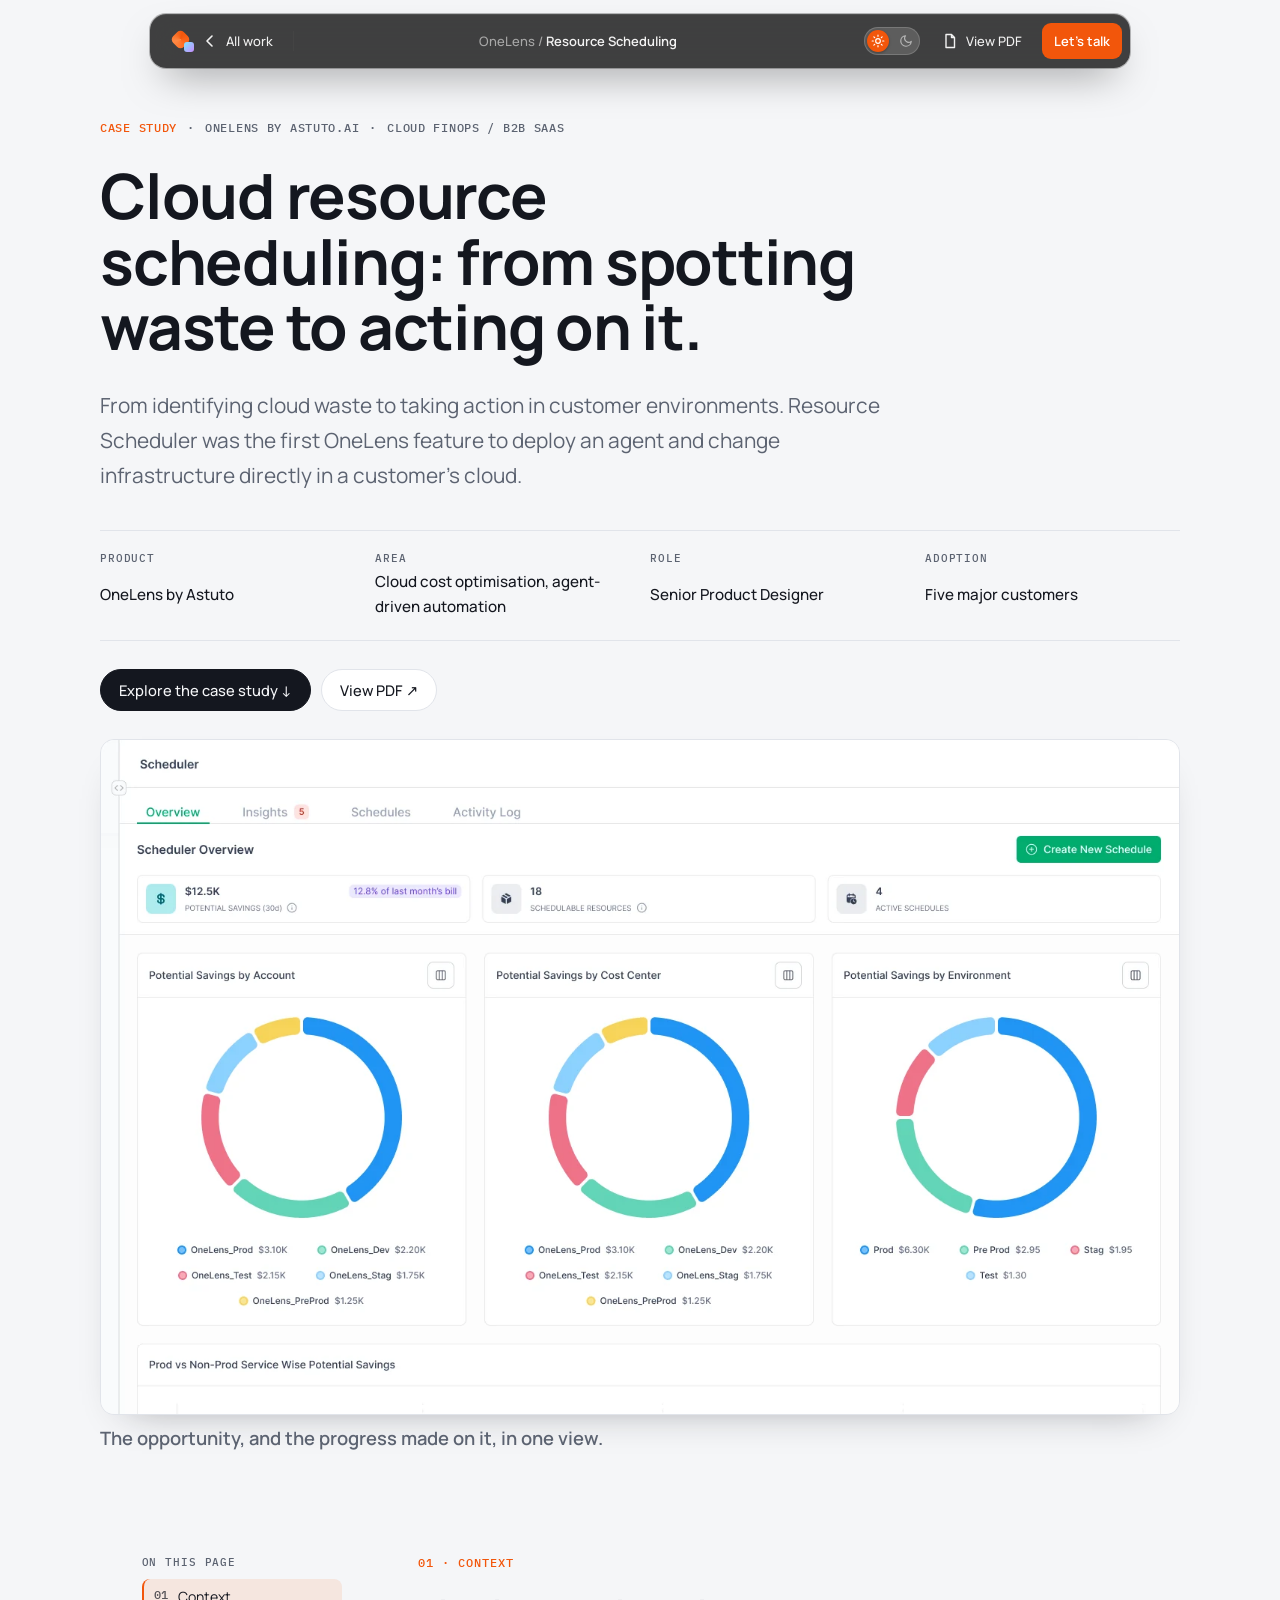
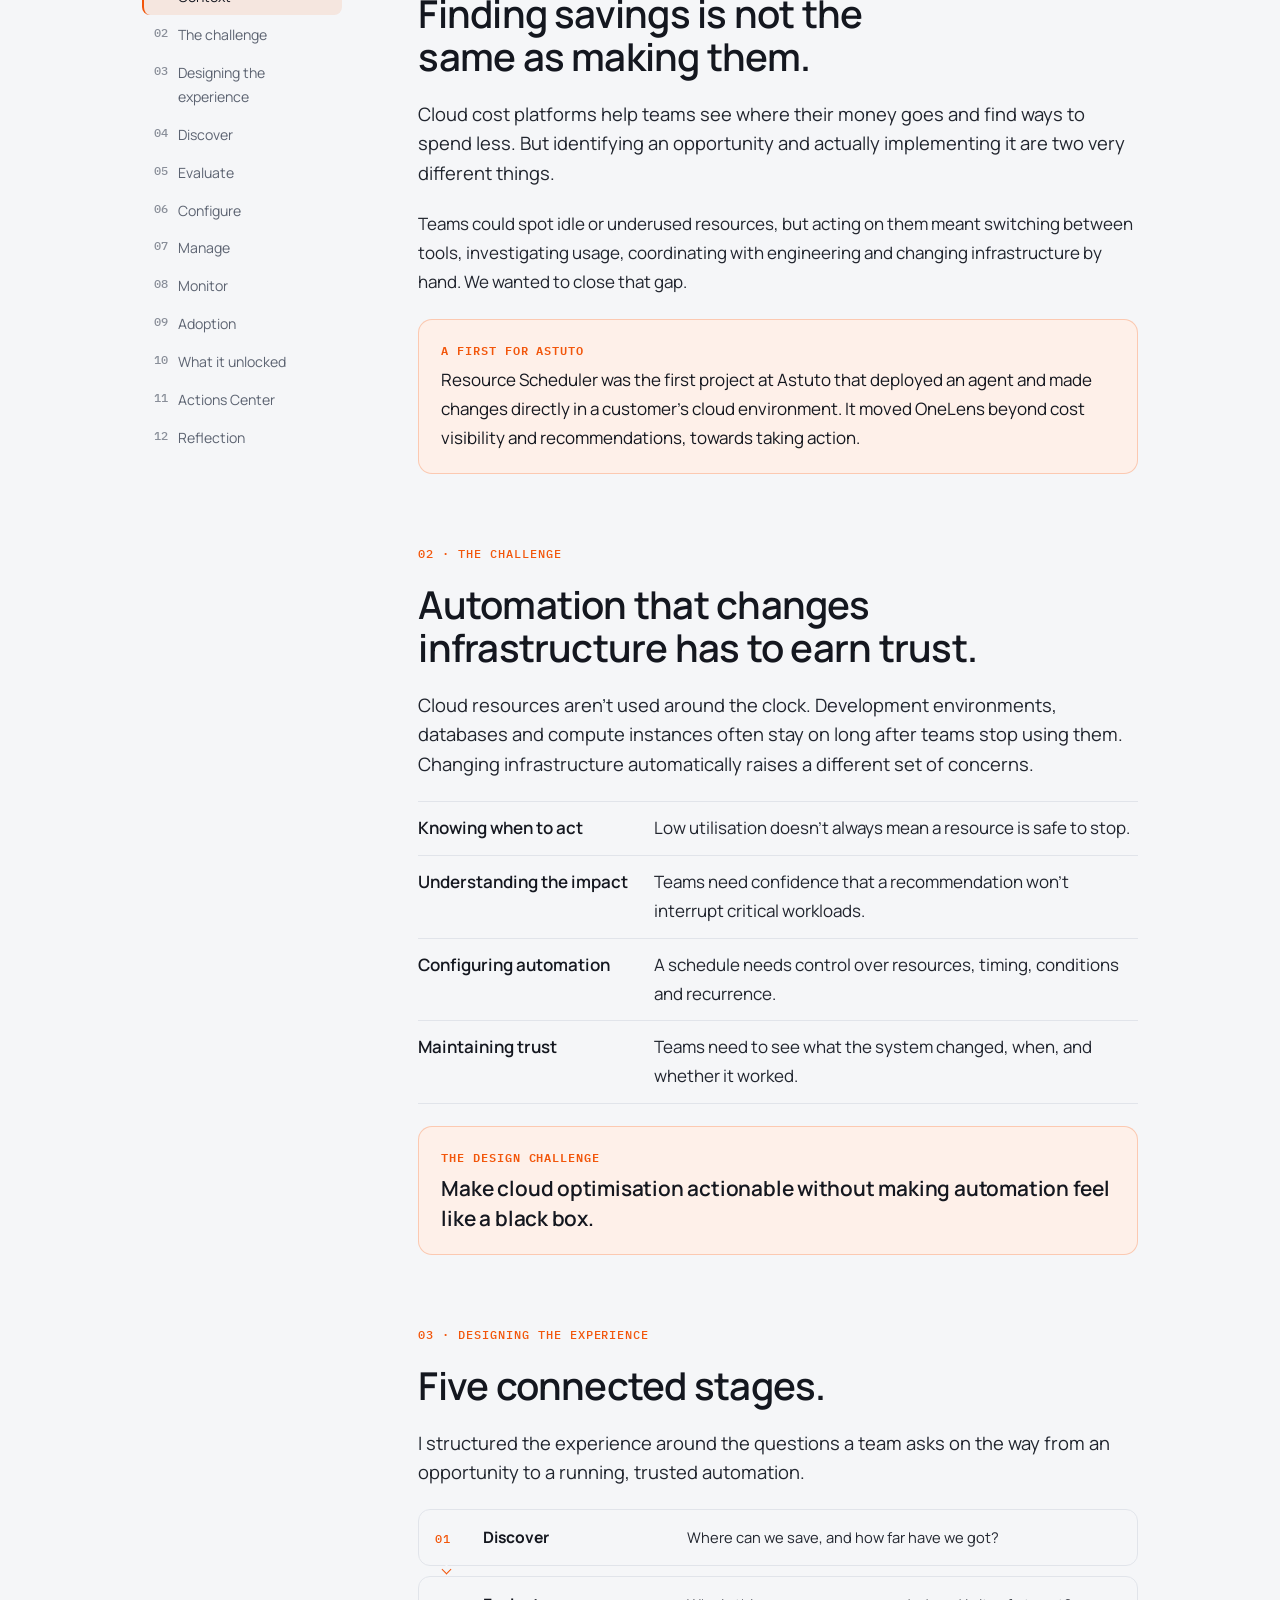
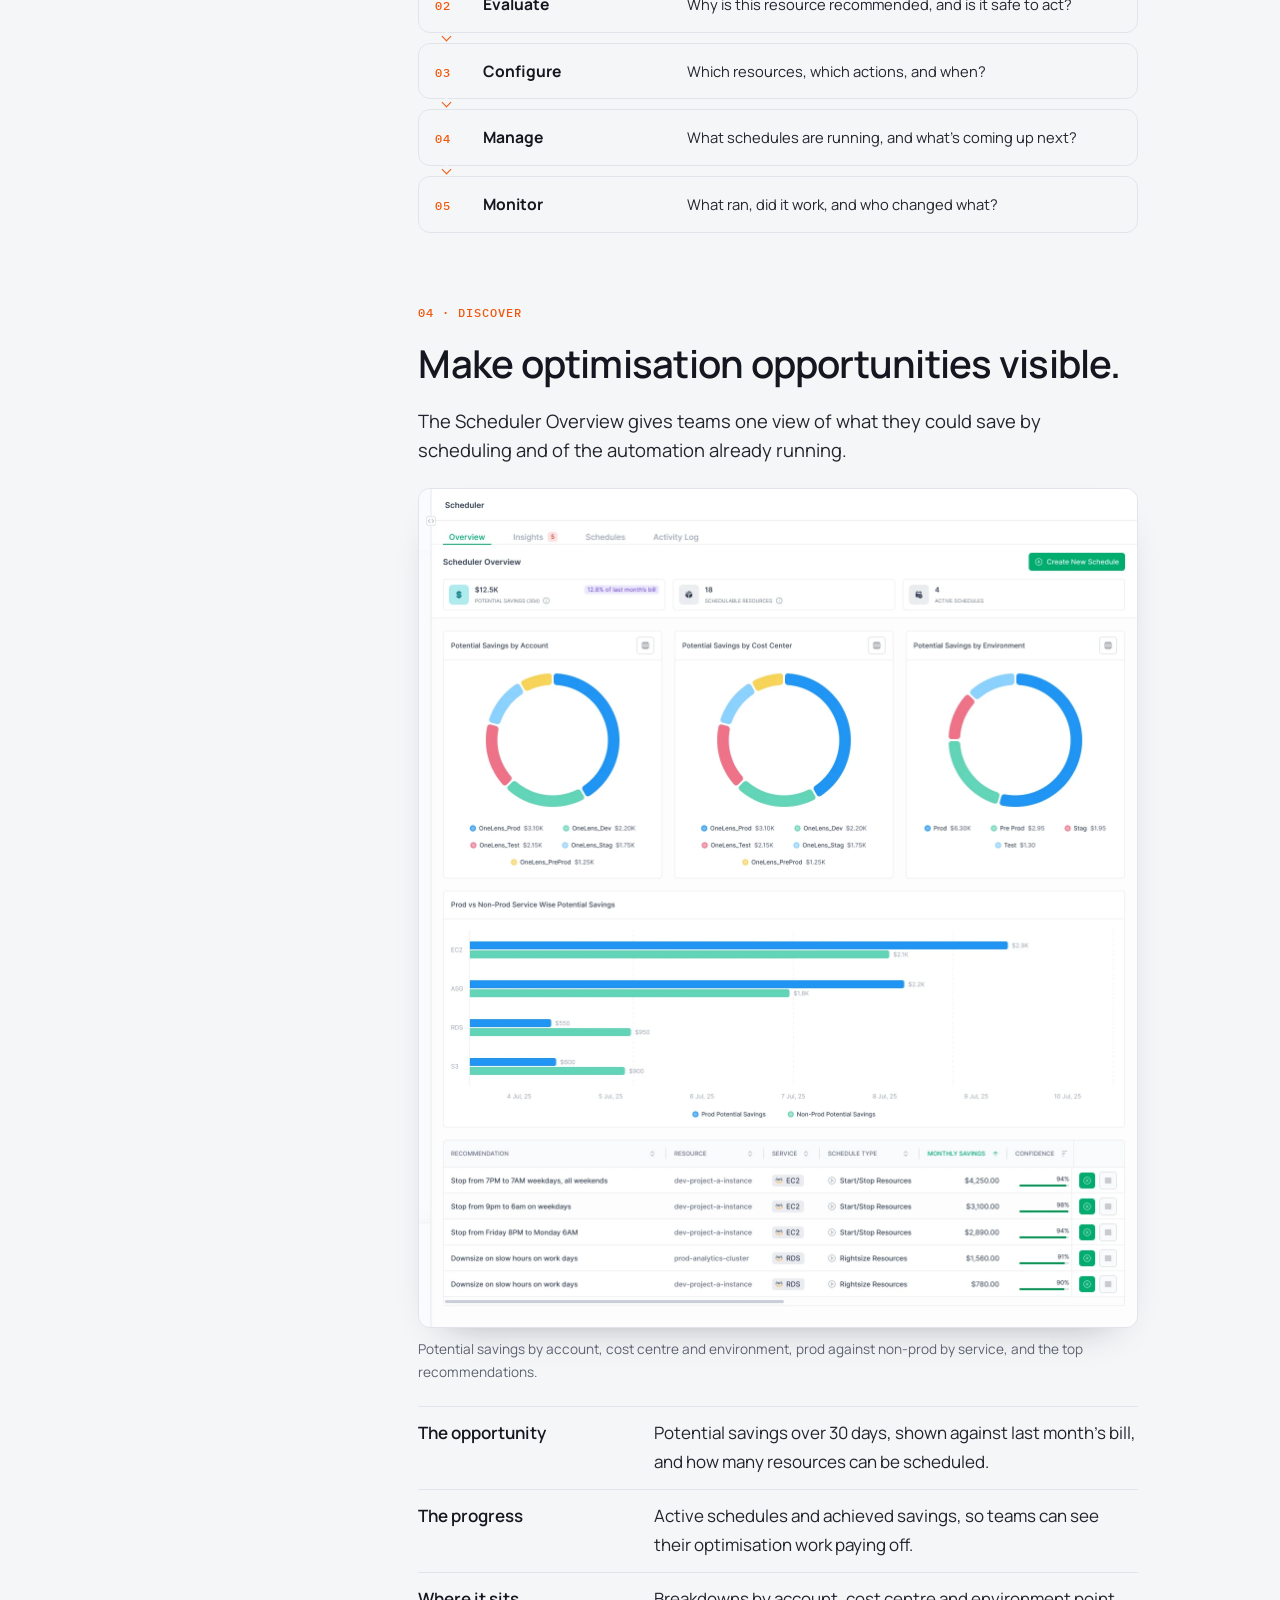
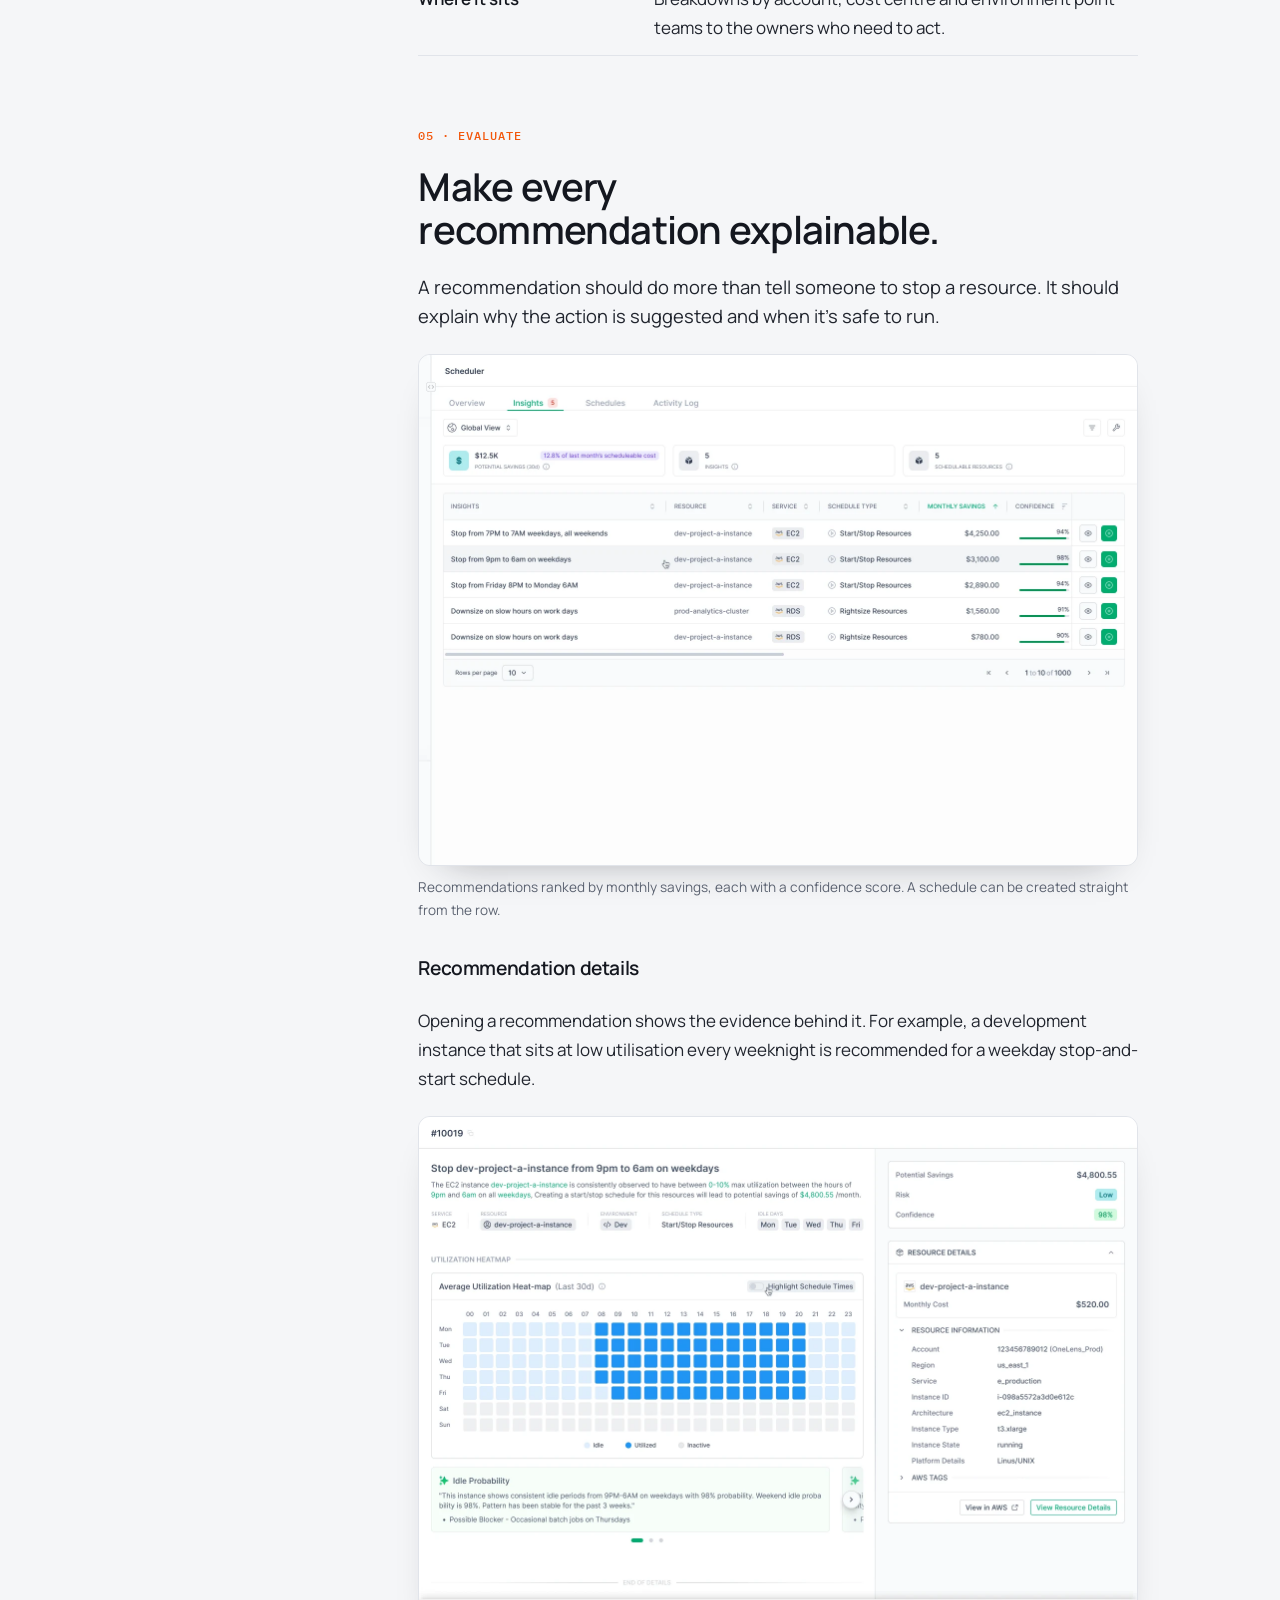
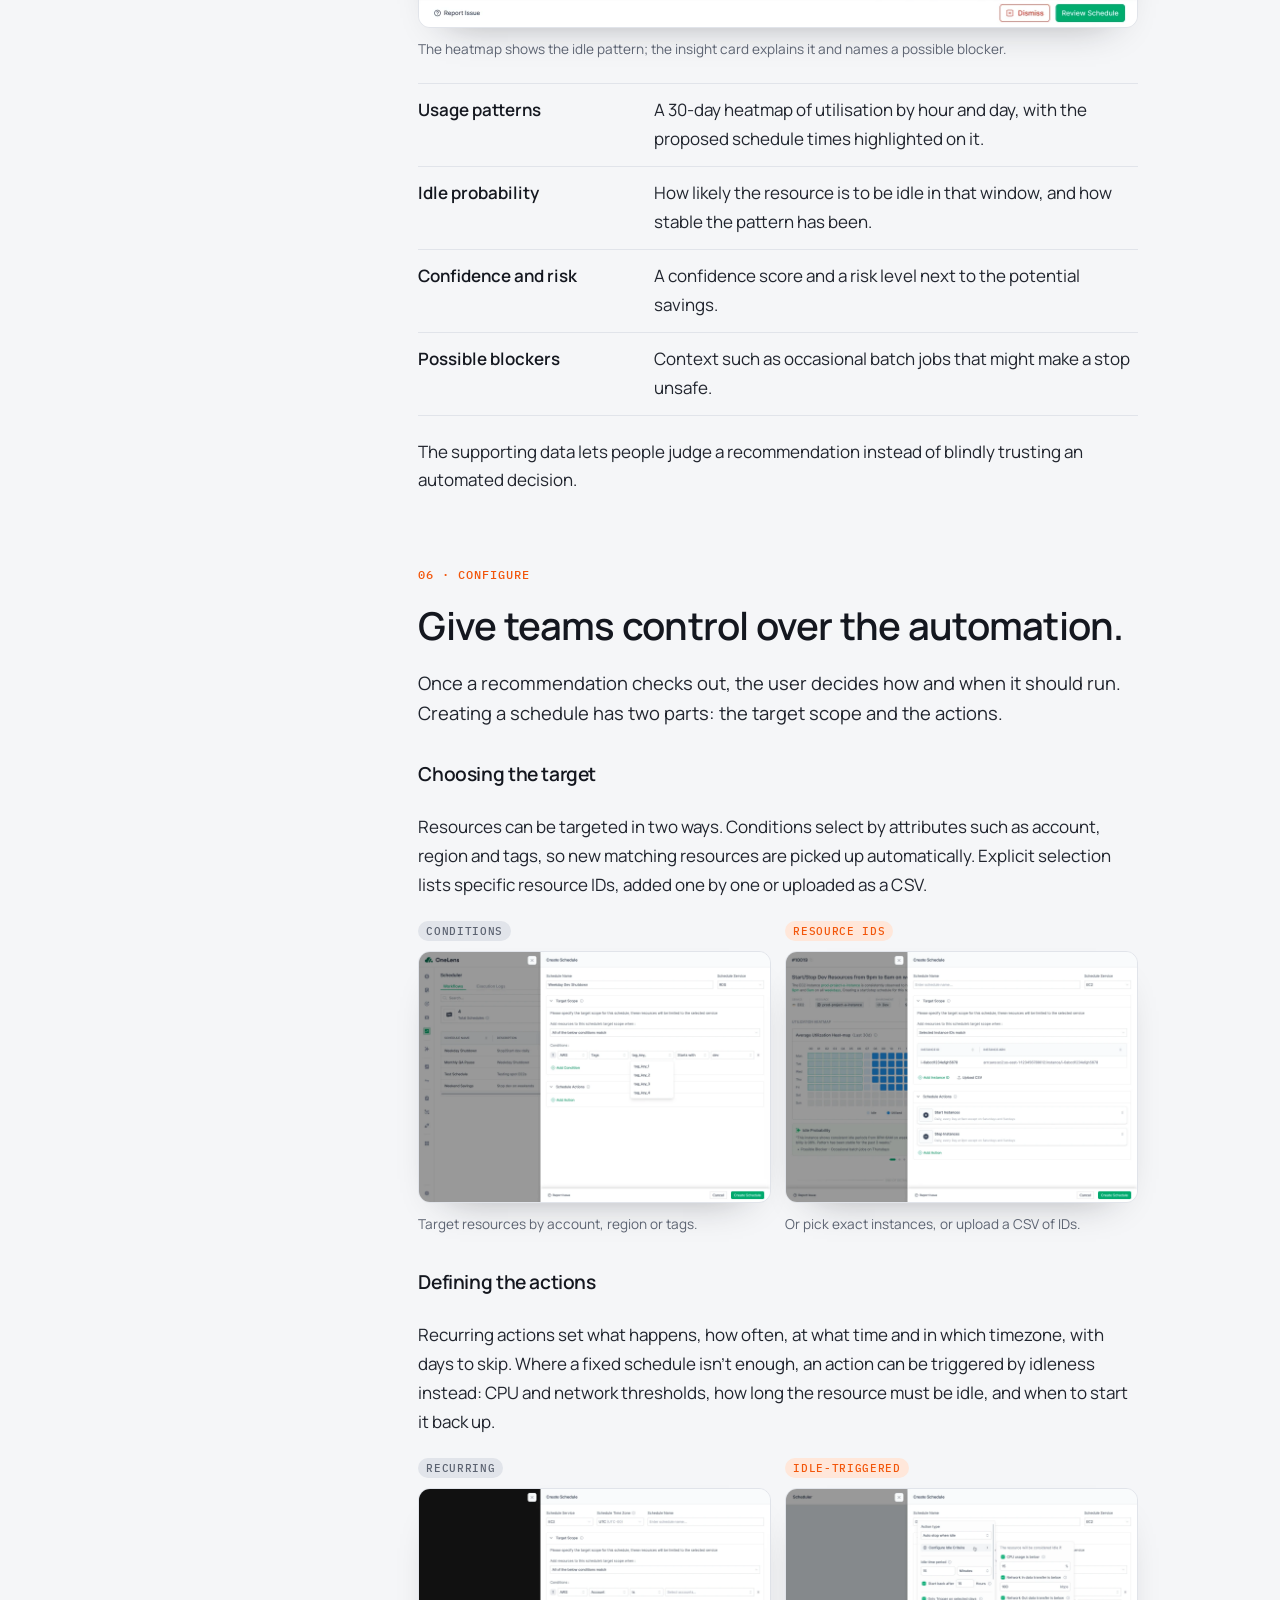
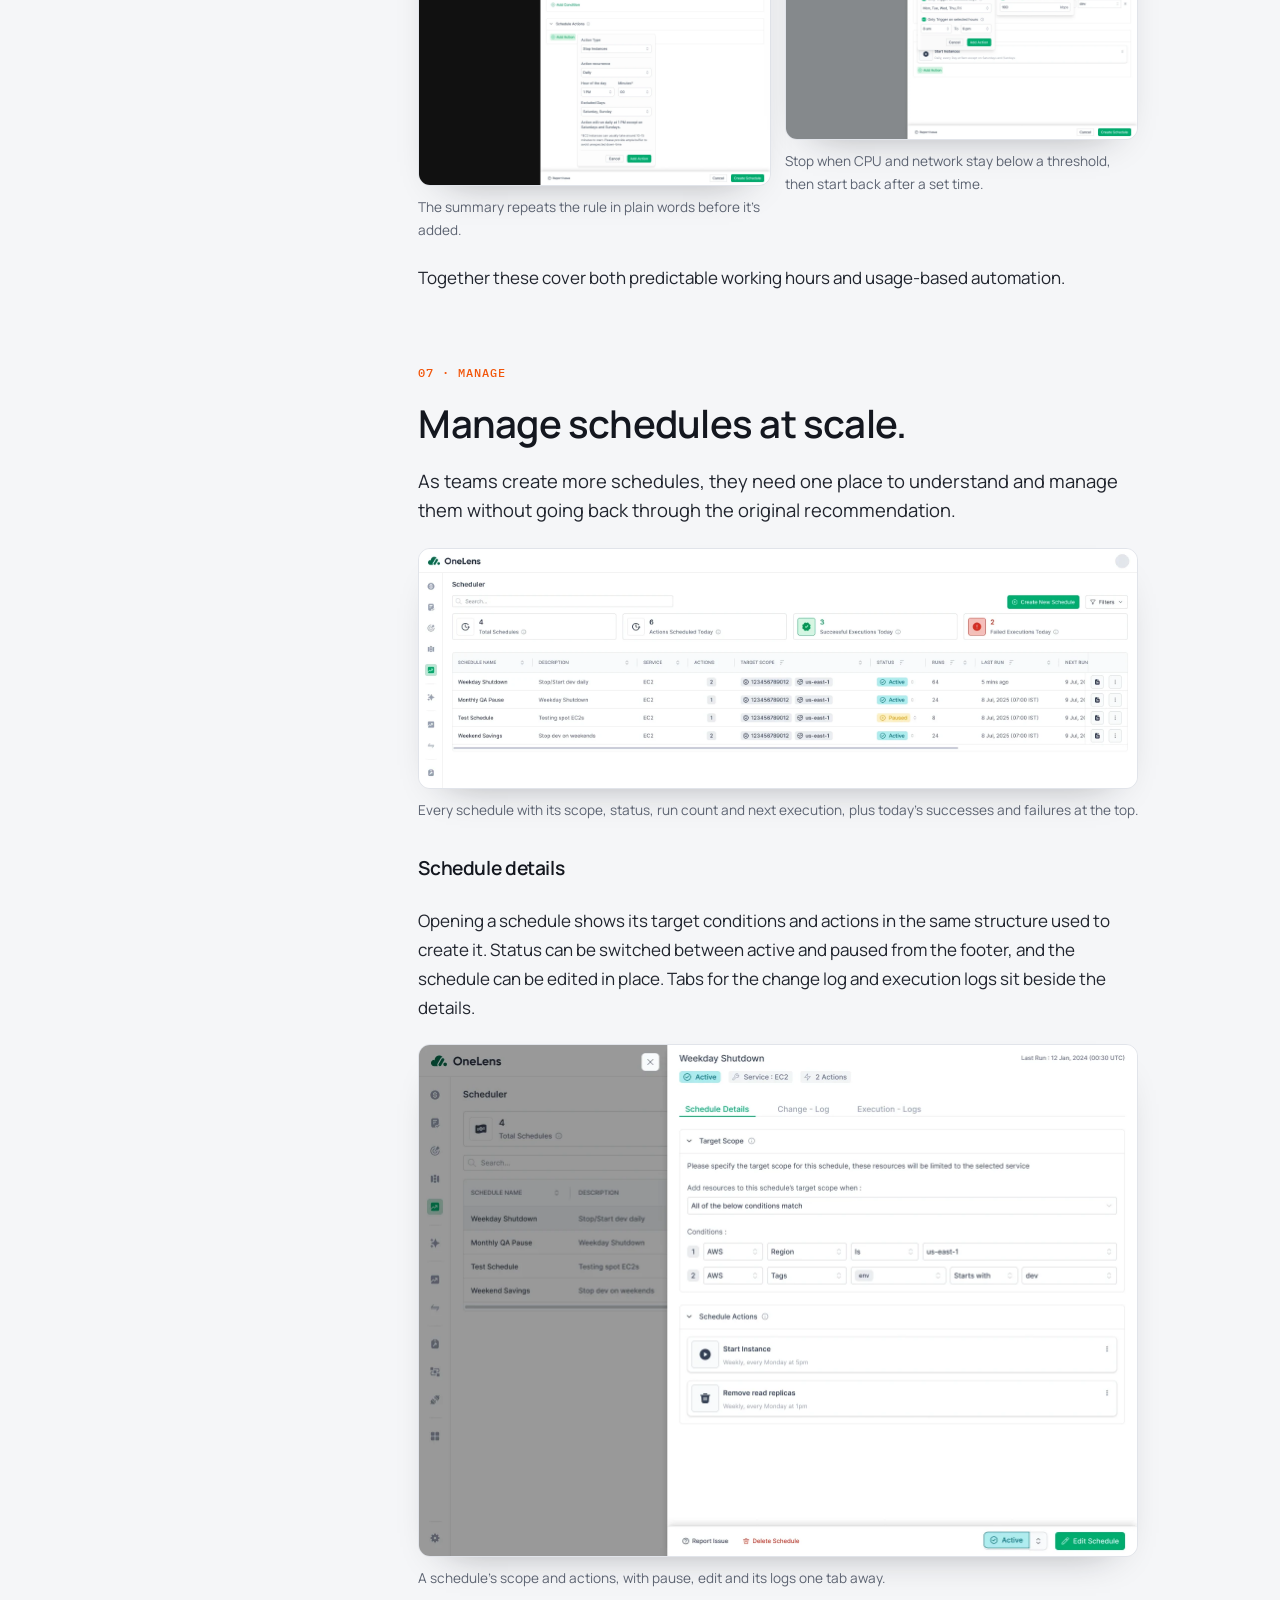
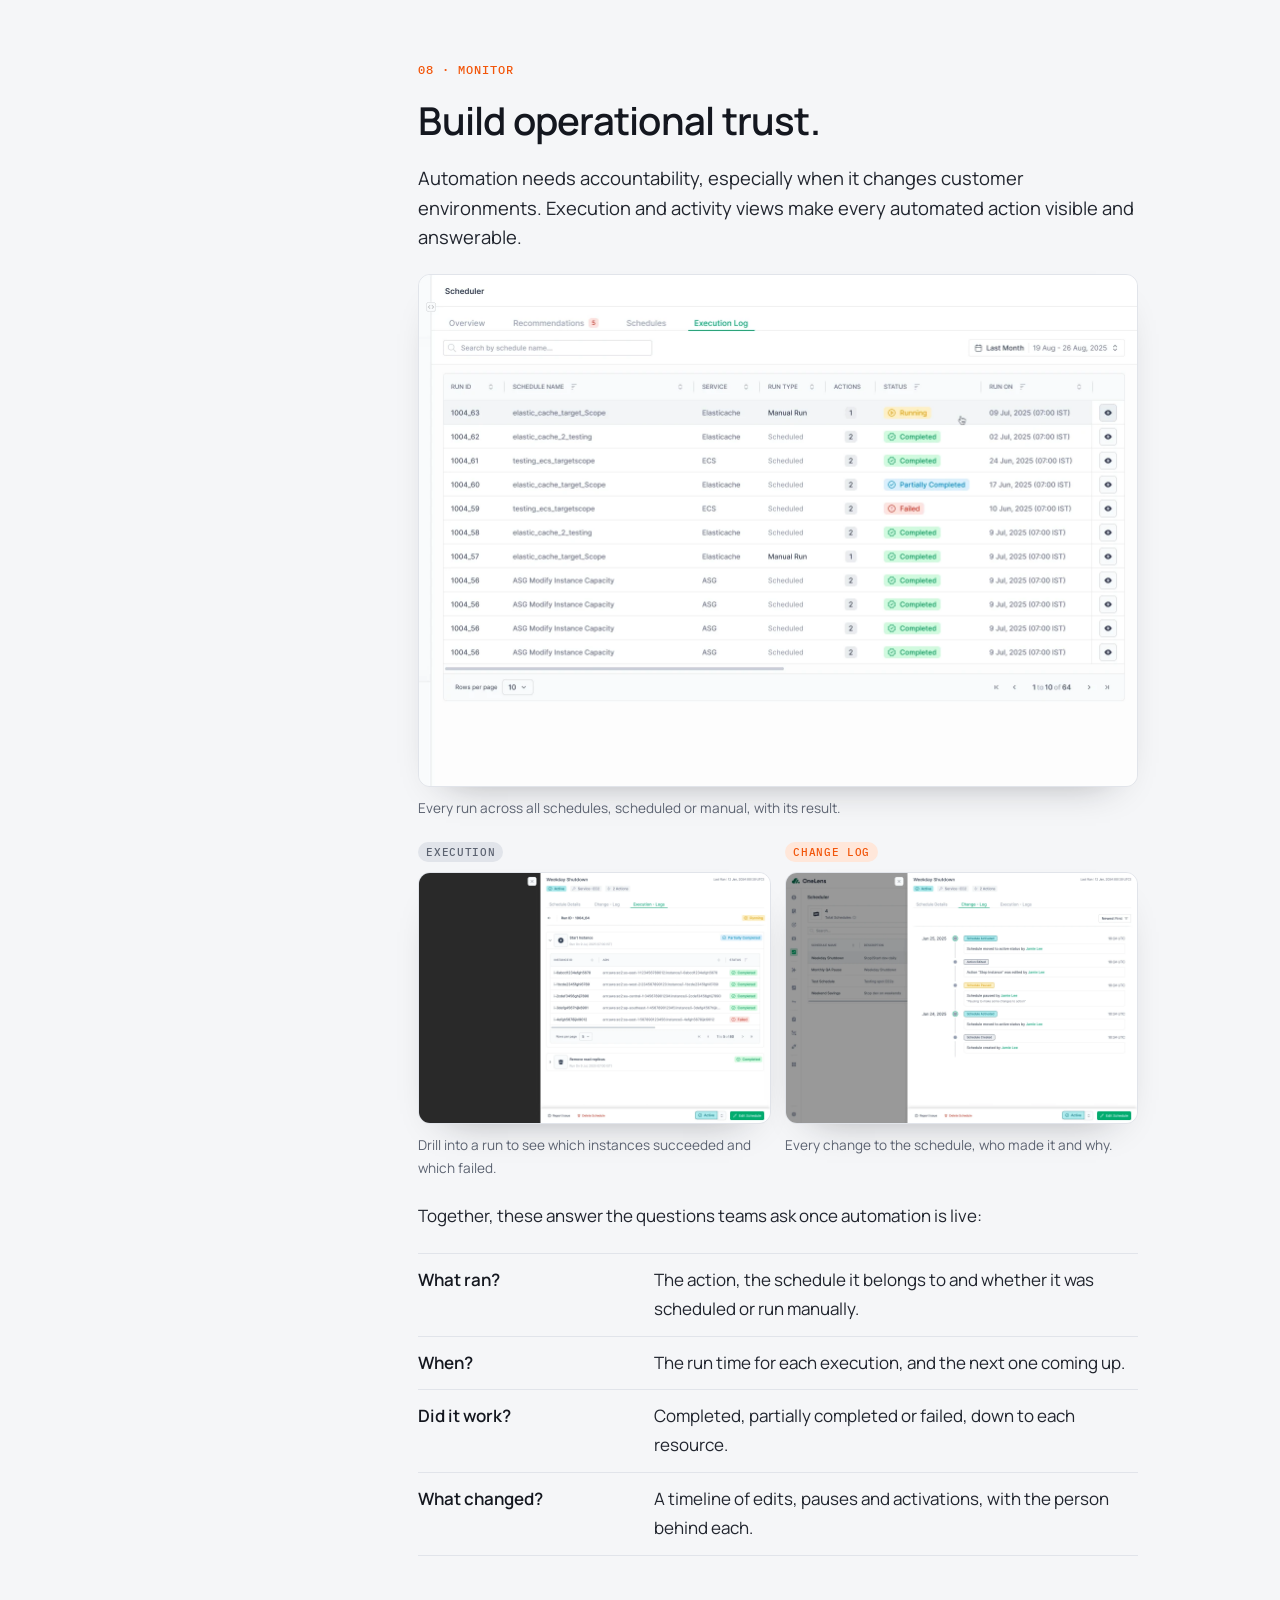
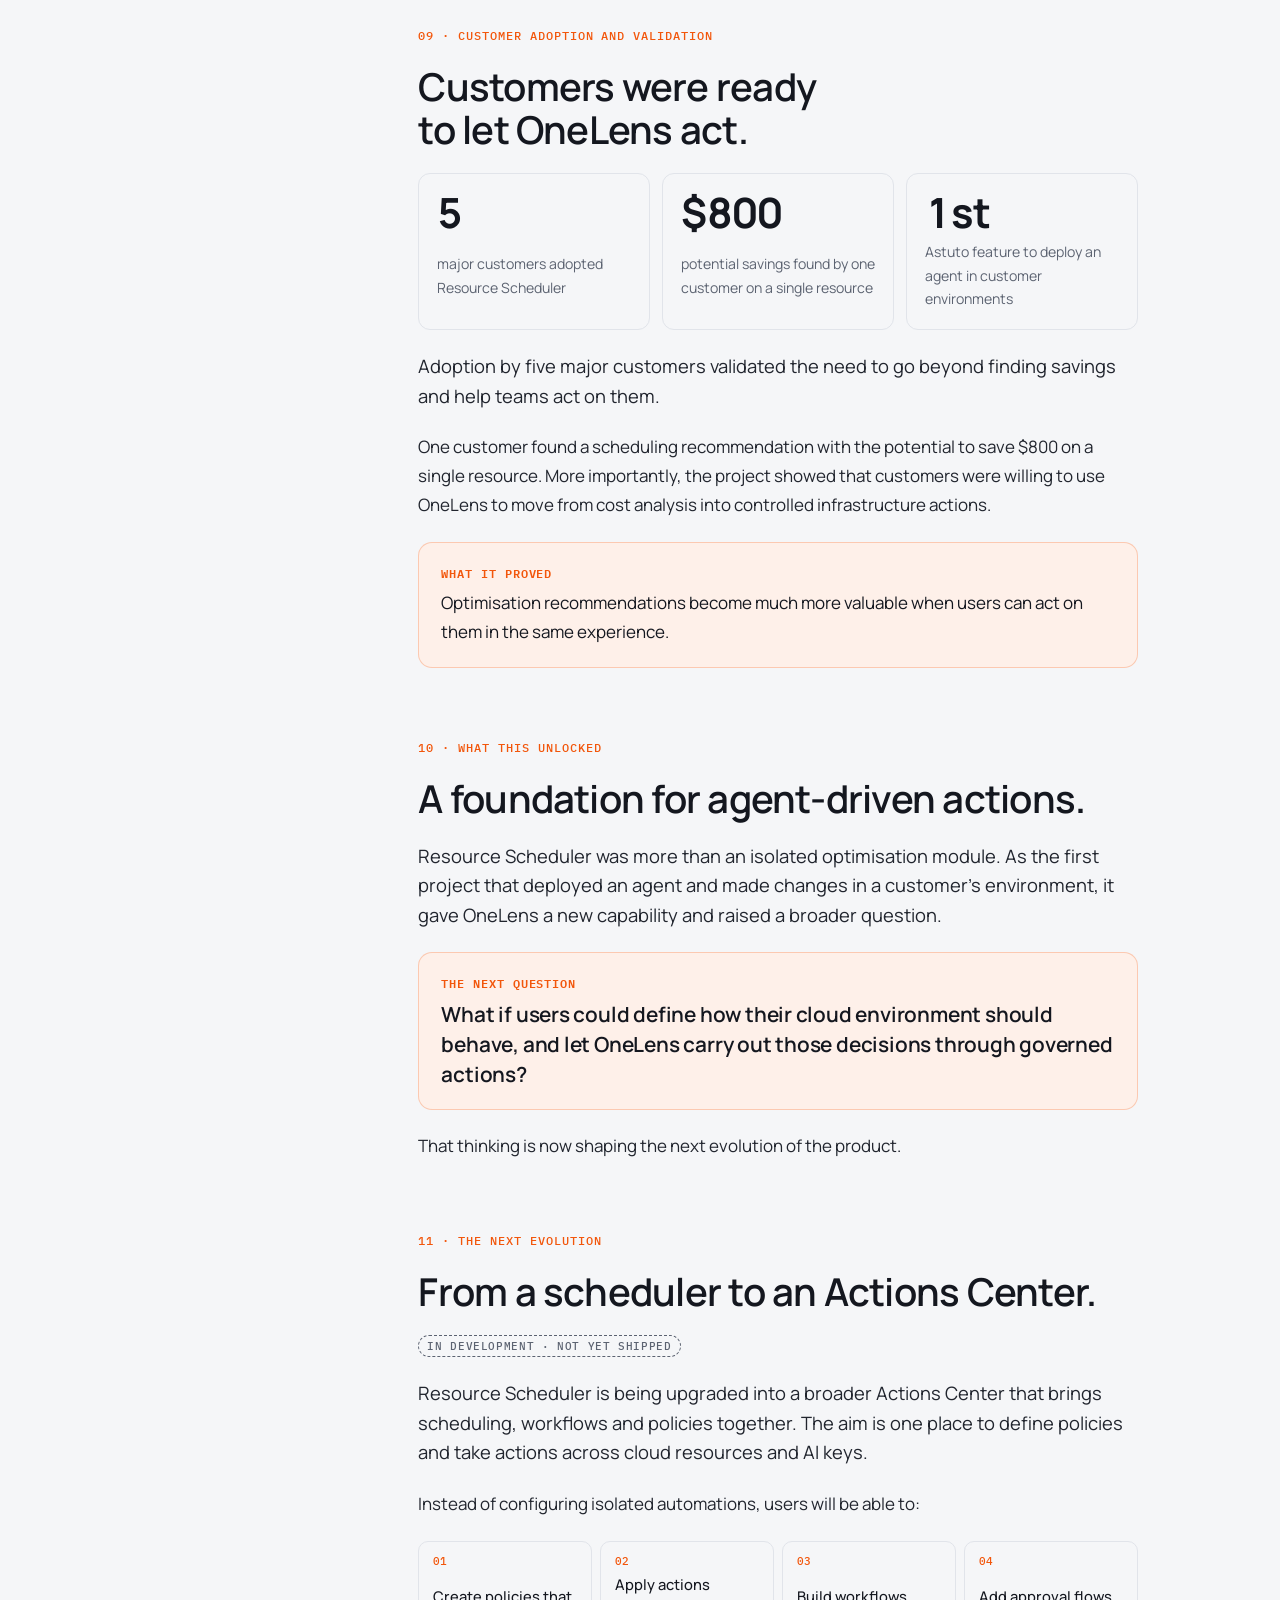
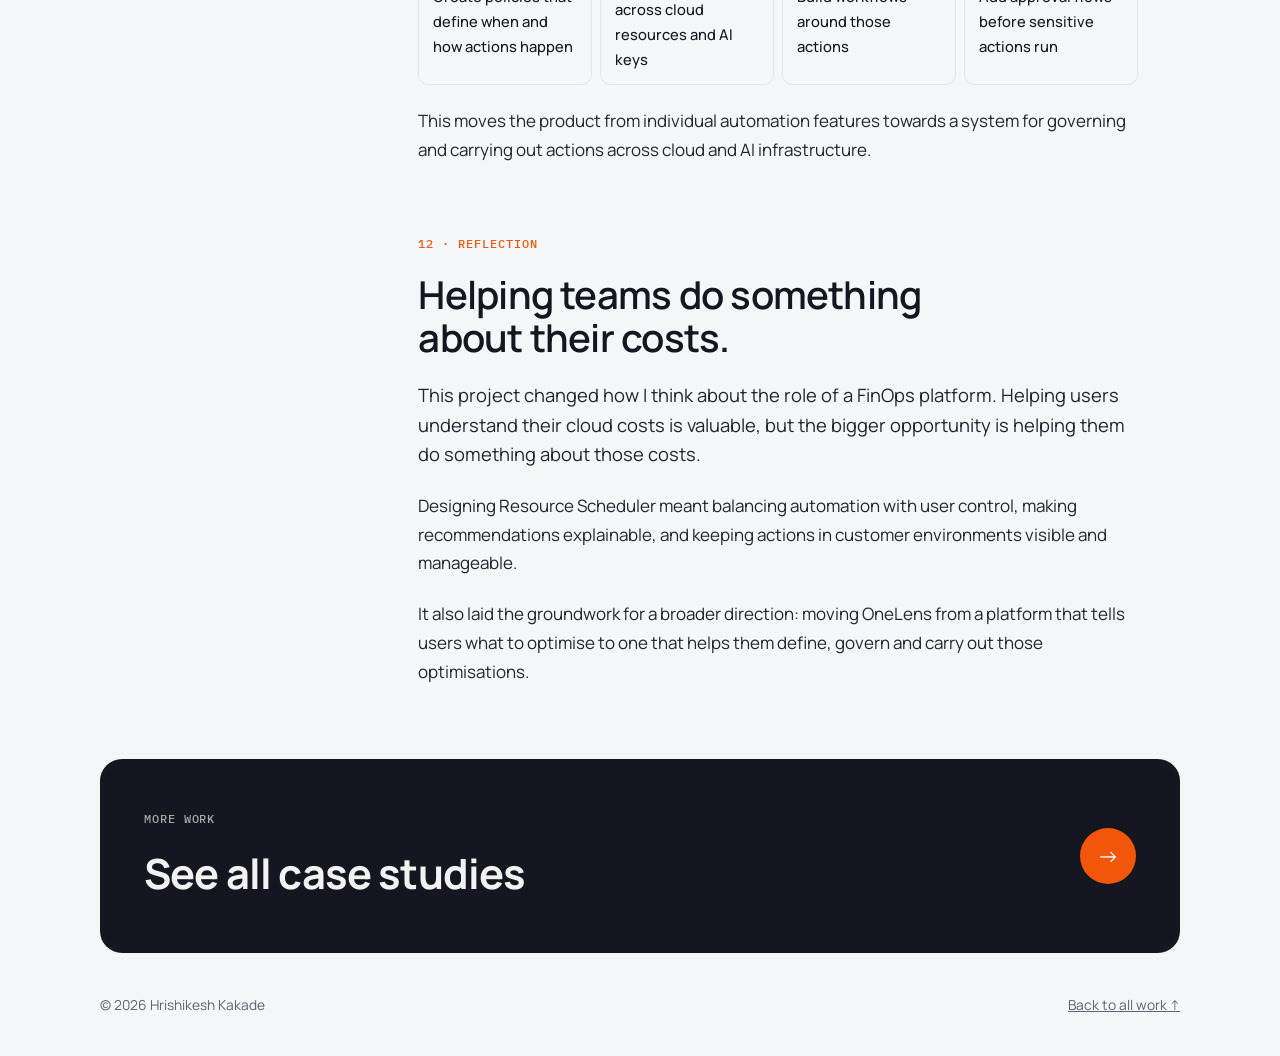
<file: case-resource-scheduler.html>
<!doctype html>
<html lang="en">
<head>
<meta charset="utf-8">
<meta name="viewport" content="width=device-width, initial-scale=1, viewport-fit=cover">
<meta name="description" content="Case study by Hrishikesh Kakade: designing cloud resource scheduling for OneLens by Astuto.ai, the first feature to act directly in customer environments.">
<title>Cloud Resource Scheduling — Hrishikesh Kakade</title>
<link rel="icon" href="favicon.svg" type="image/svg+xml">
<link rel="icon" href="favicon-32.png" sizes="32x32" type="image/png">
<link rel="apple-touch-icon" href="apple-touch-icon.png">
<link rel="preconnect" href="https://fonts.googleapis.com"><link rel="preconnect" href="https://fonts.gstatic.com" crossorigin><link rel="stylesheet" href="https://fonts.googleapis.com/css2?family=Manrope:wght@400;500;600;700;800&family=IBM+Plex+Mono:wght@400;500;600&display=swap">
<link rel="stylesheet" href="case.css">
</head>
<body>
<!-- Screenshots come from the Resource Scheduler Figma file, in img/rs/. Account IDs and names were replaced in anonymised copies. -->
<nav class="cnav" aria-label="Case study">
  <a class="nbtn back" href="index.html#work" aria-label="Back to all work"><i class="mark" aria-hidden="true"></i><svg viewBox="0 0 16 16" fill="none" stroke="currentColor" stroke-width="1.6" stroke-linecap="round" stroke-linejoin="round" aria-hidden="true"><path d="M10 3L5 8l5 5"/></svg><span class="nlabel">All work</span></a>
  <span class="nsep" aria-hidden="true"></span>
  <div class="ntitle">OneLens / <b>Resource Scheduling</b></div>
  <button class="ttog" id="themeBtn" type="button" role="switch" aria-checked="false" aria-label="Dark mode"><span class="ttog-track"><i class="ttog-knob" aria-hidden="true"></i><svg class="ttog-sun" viewBox="0 0 24 24" fill="none" stroke="currentColor" stroke-width="2" stroke-linecap="round" aria-hidden="true"><circle cx="12" cy="12" r="4"/><path d="M12 2v2M12 20v2M4.9 4.9l1.4 1.4M17.7 17.7l1.4 1.4M2 12h2M20 12h2M4.9 19.1l1.4-1.4M17.7 6.3l1.4-1.4"/></svg><svg class="ttog-moon" viewBox="0 0 24 24" fill="none" stroke="currentColor" stroke-width="2" stroke-linecap="round" stroke-linejoin="round" aria-hidden="true"><path d="M21 12.8A9 9 0 1 1 11.2 3a7 7 0 0 0 9.8 9.8z"/></svg></span></button>
  <a class="nbtn" href="#" data-pdf="pdf/Hrishikesh_Kakade_Cloud_Resource_Scheduling.pdf"><svg viewBox="0 0 16 16" fill="none" stroke="currentColor" stroke-width="1.4" stroke-linejoin="round" aria-hidden="true"><path d="M4 1.5h5.5L12.5 4.5v10h-8.5z M9.5 1.5v3h3"/></svg><span class="nlabel">View PDF</span></a>
  <a class="nbtn nprimary" href="index.html#contact">Let's talk</a>
  <span class="nprog" aria-hidden="true"></span>
</nav>

<main>
  <header class="hero wrap">
    <div class="crumb"><b>Case study</b><span>·</span><span>OneLens by Astuto.ai</span><span>·</span><span>Cloud FinOps / B2B SaaS</span></div>
    <h1>Cloud resource scheduling: from spotting waste to acting on it.</h1>
    <p class="sum">From identifying cloud waste to taking action in customer environments. Resource Scheduler was the first OneLens feature to deploy an agent and change infrastructure directly in a customer's cloud.</p>
    <dl class="meta">
      <div><dt>Product</dt><dd>OneLens by Astuto</dd></div>
      <div><dt>Area</dt><dd>Cloud cost optimisation, agent-driven automation</dd></div>
      <div><dt>Role</dt><dd>Senior Product Designer</dd></div>
      <div><dt>Adoption</dt><dd>Five major customers</dd></div>
    </dl>
    <div class="hero-actions">
      <a class="btn primary" href="#context">Explore the case study ↓</a>
      <a class="btn" href="#" data-pdf="pdf/Hrishikesh_Kakade_Cloud_Resource_Scheduling.pdf">View PDF ↗</a>
    </div>
    <figure class="cover"><img class="shot" src="img/rs/cover.webp" alt="Scheduler overview: potential savings of $12.5K, 18 schedulable resources, 4 active schedules, and savings broken down by account, cost centre and environment" width="1440" height="900" fetchpriority="high" decoding="async"><figcaption class="cover-cap">The opportunity, and the progress made on it, in one view.</figcaption></figure>
  </header>

  <div class="wrap body">
    <nav class="toc" aria-label="Contents">
      <span class="lbl">On this page</span>
      <a href="#context"><i>01</i>Context</a><a href="#challenge"><i>02</i>The challenge</a><a href="#experience"><i>03</i>Designing the experience</a><a href="#discover"><i>04</i>Discover</a><a href="#evaluate"><i>05</i>Evaluate</a><a href="#configure"><i>06</i>Configure</a><a href="#manage"><i>07</i>Manage</a><a href="#monitor"><i>08</i>Monitor</a><a href="#adoption"><i>09</i>Adoption</a><a href="#unlocked"><i>10</i>What it unlocked</a><a href="#actions-center"><i>11</i>Actions Center</a><a href="#reflection"><i>12</i>Reflection</a>
    </nav>
    <article>

      <!-- 01 CONTEXT -->
      <section class="sec" id="context">
        <span class="sec-k">01 · Context</span>
        <h2>Finding savings is not the same as making them.</h2>
        <p class="lead">Cloud cost platforms help teams see where their money goes and find ways to spend less. But identifying an opportunity and actually implementing it are two very different things.</p>
        <p>Teams could spot idle or underused resources, but acting on them meant switching between tools, investigating usage, coordinating with engineering and changing infrastructure by hand. We wanted to close that gap.</p>
        <div class="callout"><b>A first for Astuto</b><p>Resource Scheduler was the first project at Astuto that deployed an agent and made changes directly in a customer's cloud environment. It moved OneLens beyond cost visibility and recommendations, towards taking action.</p></div>
      </section>

      <!-- 02 CHALLENGE -->
      <section class="sec" id="challenge">
        <span class="sec-k">02 · The challenge</span>
        <h2>Automation that changes infrastructure has to earn trust.</h2>
        <p class="lead">Cloud resources aren't used around the clock. Development environments, databases and compute instances often stay on long after teams stop using them. Changing infrastructure automatically raises a different set of concerns.</p>
        <ul class="kv">
          <li><b>Knowing when to act</b><span>Low utilisation doesn't always mean a resource is safe to stop.</span></li>
          <li><b>Understanding the impact</b><span>Teams need confidence that a recommendation won't interrupt critical workloads.</span></li>
          <li><b>Configuring automation</b><span>A schedule needs control over resources, timing, conditions and recurrence.</span></li>
          <li><b>Maintaining trust</b><span>Teams need to see what the system changed, when, and whether it worked.</span></li>
        </ul>
        <div class="callout hmw"><b>The design challenge</b><p>Make cloud optimisation actionable without making automation feel like a black box.</p></div>
      </section>

      <!-- 03 EXPERIENCE -->
      <section class="sec" id="experience">
        <span class="sec-k">03 · Designing the experience</span>
        <h2>Five connected stages.</h2>
        <p class="lead">I structured the experience around the questions a team asks on the way from an opportunity to a running, trusted automation.</p>
        <ol class="thread">
          <li><b>Discover</b><span>Where can we save, and how far have we got?</span></li>
          <li><b>Evaluate</b><span>Why is this resource recommended, and is it safe to act?</span></li>
          <li><b>Configure</b><span>Which resources, which actions, and when?</span></li>
          <li><b>Manage</b><span>What schedules are running, and what's coming up next?</span></li>
          <li><b>Monitor</b><span>What ran, did it work, and who changed what?</span></li>
        </ol>
      </section>

      <!-- 04 DISCOVER -->
      <section class="sec" id="discover">
        <span class="sec-k">04 · Discover</span>
        <h2>Make optimisation opportunities visible.</h2>
        <p class="lead">The Scheduler Overview gives teams one view of what they could save by scheduling and of the automation already running.</p>
        <figure><img class="shot" src="img/rs/overview.webp" alt="Scheduler overview: potential savings, schedulable resources and active schedules; donut charts of potential savings by account, cost centre and environment; prod versus non-prod savings by service; and the top recommendations" width="1440" height="1682" loading="lazy" decoding="async"><figcaption>Potential savings by account, cost centre and environment, prod against non-prod by service, and the top recommendations.</figcaption></figure>
        <ul class="kv">
          <li><b>The opportunity</b><span>Potential savings over 30 days, shown against last month's bill, and how many resources can be scheduled.</span></li>
          <li><b>The progress</b><span>Active schedules and achieved savings, so teams can see their optimisation work paying off.</span></li>
          <li><b>Where it sits</b><span>Breakdowns by account, cost centre and environment point teams to the owners who need to act.</span></li>
        </ul>
      </section>

      <!-- 05 EVALUATE -->
      <section class="sec" id="evaluate">
        <span class="sec-k">05 · Evaluate</span>
        <h2>Make every recommendation explainable.</h2>
        <p class="lead">A recommendation should do more than tell someone to stop a resource. It should explain why the action is suggested and when it's safe to run.</p>
        <figure><img class="shot" src="img/rs/insights.webp" alt="Recommendations list: each one with the resource, service, schedule type, monthly savings and a confidence bar, with actions to view details or create a schedule" width="1440" height="1024" loading="lazy" decoding="async"><figcaption>Recommendations ranked by monthly savings, each with a confidence score. A schedule can be created straight from the row.</figcaption></figure>
        <h3>Recommendation details</h3>
        <p>Opening a recommendation shows the evidence behind it. For example, a development instance that sits at low utilisation every weeknight is recommended for a weekday stop-and-start schedule.</p>
        <figure><img class="shot" src="img/rs/rec.webp" alt="Recommendation to stop dev-project-a-instance from 9pm to 6am on weekdays: a 30-day utilisation heatmap by hour and day, an idle probability insight with a possible blocker, potential savings, risk and confidence, and resource details" width="1440" height="1024" loading="lazy" decoding="async"><figcaption>The heatmap shows the idle pattern; the insight card explains it and names a possible blocker.</figcaption></figure>
        <ul class="kv">
          <li><b>Usage patterns</b><span>A 30-day heatmap of utilisation by hour and day, with the proposed schedule times highlighted on it.</span></li>
          <li><b>Idle probability</b><span>How likely the resource is to be idle in that window, and how stable the pattern has been.</span></li>
          <li><b>Confidence and risk</b><span>A confidence score and a risk level next to the potential savings.</span></li>
          <li><b>Possible blockers</b><span>Context such as occasional batch jobs that might make a stop unsafe.</span></li>
        </ul>
        <p>The supporting data lets people judge a recommendation instead of blindly trusting an automated decision.</p>
      </section>

      <!-- 06 CONFIGURE -->
      <section class="sec" id="configure">
        <span class="sec-k">06 · Configure</span>
        <h2>Give teams control over the automation.</h2>
        <p class="lead">Once a recommendation checks out, the user decides how and when it should run. Creating a schedule has two parts: the target scope and the actions.</p>
        <h3>Choosing the target</h3>
        <p>Resources can be targeted in two ways. Conditions select by attributes such as account, region and tags, so new matching resources are picked up automatically. Explicit selection lists specific resource IDs, added one by one or uploaded as a CSV.</p>
        <div class="pair">
          <figure><span class="pill">Conditions</span><img class="shot" src="img/rs/scope-tags.webp" alt="Create schedule panel with a target scope condition: AWS tags where the key starts with dev" width="1440" height="1024" loading="lazy" decoding="async"><figcaption>Target resources by account, region or tags.</figcaption></figure>
          <figure><span class="pill">Resource IDs</span><img class="shot" src="img/rs/scope-ids.webp" alt="Create schedule panel opened from a recommendation, targeting a selected instance ID, with start and stop actions on weekdays" width="1440" height="1024" loading="lazy" decoding="async"><figcaption>Or pick exact instances, or upload a CSV of IDs.</figcaption></figure>
        </div>
        <h3>Defining the actions</h3>
        <p>Recurring actions set what happens, how often, at what time and in which timezone, with days to skip. Where a fixed schedule isn't enough, an action can be triggered by idleness instead: CPU and network thresholds, how long the resource must be idle, and when to start it back up.</p>
        <div class="pair">
          <figure><span class="pill">Recurring</span><img class="shot" src="img/rs/recurrence.webp" alt="Add action popover: stop instances daily at 1 PM except Saturdays and Sundays, with a note that EC2 instances take 10 to 15 minutes to start" width="1440" height="1212" loading="lazy" decoding="async"><figcaption>The summary repeats the rule in plain words before it's added.</figcaption></figure>
          <figure><span class="pill">Idle-triggered</span><img class="shot" src="img/rs/idle.webp" alt="Auto stop when idle: idle for 15 minutes with CPU below 15% and network in and out below 100 kbps, start back after 15 hours, only on weekdays between 8 am and 9 pm" width="1440" height="1024" loading="lazy" decoding="async"><figcaption>Stop when CPU and network stay below a threshold, then start back after a set time.</figcaption></figure>
        </div>
        <p>Together these cover both predictable working hours and usage-based automation.</p>
      </section>

      <!-- 07 MANAGE -->
      <section class="sec" id="manage">
        <span class="sec-k">07 · Manage</span>
        <h2>Manage schedules at scale.</h2>
        <p class="lead">As teams create more schedules, they need one place to understand and manage them without going back through the original recommendation.</p>
        <figure><img class="shot" src="img/rs/schedules.webp" alt="Schedules list: total schedules, actions scheduled today, successful and failed executions today, and a table with each schedule's service, actions, target scope, status, runs, last run and next run" width="1920" height="640" loading="lazy" decoding="async"><figcaption>Every schedule with its scope, status, run count and next execution, plus today's successes and failures at the top.</figcaption></figure>
        <h3>Schedule details</h3>
        <p>Opening a schedule shows its target conditions and actions in the same structure used to create it. Status can be switched between active and paused from the footer, and the schedule can be edited in place. Tabs for the change log and execution logs sit beside the details.</p>
        <figure><img class="shot" src="img/rs/details.webp" alt="Schedule details panel for Weekday Shutdown: active status, EC2 service, two actions, target conditions on region and tags, and actions to start instances and remove read replicas" width="1440" height="1024" loading="lazy" decoding="async"><figcaption>A schedule's scope and actions, with pause, edit and its logs one tab away.</figcaption></figure>
      </section>

      <!-- 08 MONITOR -->
      <section class="sec" id="monitor">
        <span class="sec-k">08 · Monitor</span>
        <h2>Build operational trust.</h2>
        <p class="lead">Automation needs accountability, especially when it changes customer environments. Execution and activity views make every automated action visible and answerable.</p>
        <figure><img class="shot" src="img/rs/exec-log.webp" alt="Execution log: each run with its ID, schedule, service, run type, number of actions, status (running, completed, partially completed or failed) and run time" width="1440" height="1024" loading="lazy" decoding="async"><figcaption>Every run across all schedules, scheduled or manual, with its result.</figcaption></figure>
        <div class="pair">
          <figure><span class="pill">Execution</span><img class="shot" src="img/rs/exec-run.webp" alt="One run of Weekday Shutdown: the start instance action partially completed, with each instance's ID, ARN and status, one failed" width="1440" height="1024" loading="lazy" decoding="async"><figcaption>Drill into a run to see which instances succeeded and which failed.</figcaption></figure>
          <figure><span class="pill">Change log</span><img class="shot" src="img/rs/changelog.webp" alt="Change log for Weekday Shutdown: a timeline of the schedule being created, activated, paused with a reason, an action edited and activated again, with who did each" width="1440" height="1024" loading="lazy" decoding="async"><figcaption>Every change to the schedule, who made it and why.</figcaption></figure>
        </div>
        <p>Together, these answer the questions teams ask once automation is live:</p>
        <ul class="kv">
          <li><b>What ran?</b><span>The action, the schedule it belongs to and whether it was scheduled or run manually.</span></li>
          <li><b>When?</b><span>The run time for each execution, and the next one coming up.</span></li>
          <li><b>Did it work?</b><span>Completed, partially completed or failed, down to each resource.</span></li>
          <li><b>What changed?</b><span>A timeline of edits, pauses and activations, with the person behind each.</span></li>
        </ul>
      </section>

      <!-- 09 ADOPTION -->
      <section class="sec" id="adoption">
        <span class="sec-k">09 · Customer adoption and validation</span>
        <h2>Customers were ready to let OneLens act.</h2>
        <div class="stats">
          <div class="stat"><b>5</b><span>major customers adopted Resource Scheduler</span></div>
          <div class="stat"><b>$800</b><span>potential savings found by one customer on a single resource</span></div>
          <div class="stat"><b>1st</b><span>Astuto feature to deploy an agent in customer environments</span></div>
        </div>
        <p class="lead">Adoption by five major customers validated the need to go beyond finding savings and help teams act on them.</p>
        <p>One customer found a scheduling recommendation with the potential to save $800 on a single resource. More importantly, the project showed that customers were willing to use OneLens to move from cost analysis into controlled infrastructure actions.</p>
        <div class="callout"><b>What it proved</b><p>Optimisation recommendations become much more valuable when users can act on them in the same experience.</p></div>
      </section>

      <!-- 10 UNLOCKED -->
      <section class="sec" id="unlocked">
        <span class="sec-k">10 · What this unlocked</span>
        <h2>A foundation for agent-driven actions.</h2>
        <p class="lead">Resource Scheduler was more than an isolated optimisation module. As the first project that deployed an agent and made changes in a customer's environment, it gave OneLens a new capability and raised a broader question.</p>
        <div class="callout hmw"><b>The next question</b><p>What if users could define how their cloud environment should behave, and let OneLens carry out those decisions through governed actions?</p></div>
        <p>That thinking is now shaping the next evolution of the product.</p>
      </section>

      <!-- 11 ACTIONS CENTER -->
      <section class="sec" id="actions-center">
        <span class="sec-k">11 · The next evolution</span>
        <h2>From a scheduler to an Actions Center.</h2>
        <span class="future">In development · not yet shipped</span>
        <p class="lead">Resource Scheduler is being upgraded into a broader Actions Center that brings scheduling, workflows and policies together. The aim is one place to define policies and take actions across cloud resources and AI keys.</p>
        <p>Instead of configuring isolated automations, users will be able to:</p>
        <ol class="reqs four">
          <li>Create policies that define when and how actions happen</li>
          <li>Apply actions across cloud resources and AI keys</li>
          <li>Build workflows around those actions</li>
          <li>Add approval flows before sensitive actions run</li>
        </ol>
        <p>This moves the product from individual automation features towards a system for governing and carrying out actions across cloud and AI infrastructure.</p>
      </section>

      <!-- 12 REFLECTION -->
      <section class="sec" id="reflection">
        <span class="sec-k">12 · Reflection</span>
        <h2>Helping teams do something about their costs.</h2>
        <p class="lead">This project changed how I think about the role of a FinOps platform. Helping users understand their cloud costs is valuable, but the bigger opportunity is helping them do something about those costs.</p>
        <p>Designing Resource Scheduler meant balancing automation with user control, making recommendations explainable, and keeping actions in customer environments visible and manageable.</p>
        <p>It also laid the groundwork for a broader direction: moving OneLens from a platform that tells users what to optimise to one that helps them define, govern and carry out those optimisations.</p>
      </section>

    </article>
  </div>

  <div class="wrap nextwrap">
    <a class="next" href="index.html#work"><div><span class="k">More work</span><h3>See all case studies</h3></div><span class="arrow" aria-hidden="true">→</span></a>
  </div>
  <footer class="wrap foot"><span>© 2026 Hrishikesh Kakade</span><a href="index.html#work" class="back">Back to all work ↑</a></footer>
</main>
<div class="toast" id="toast" hidden></div>
<script src="case.js"></script>
</body>
</html>
</file>
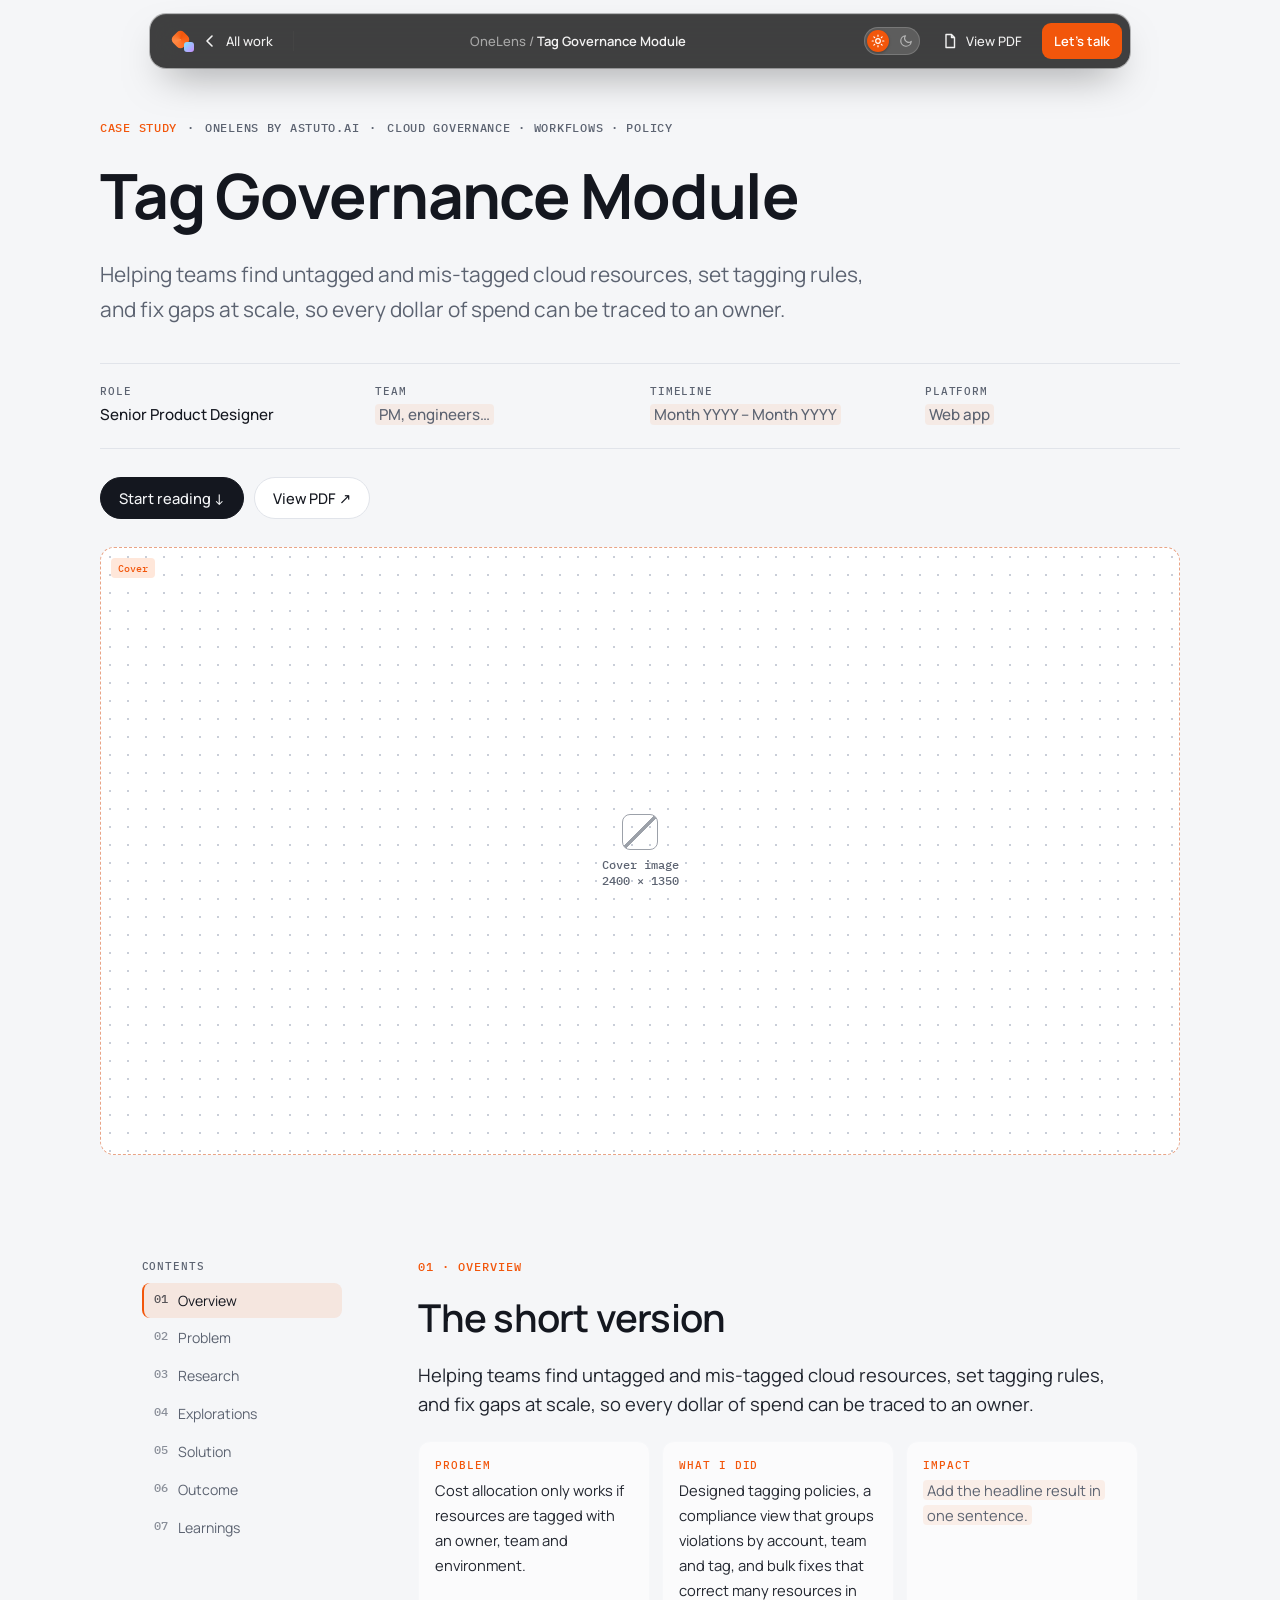
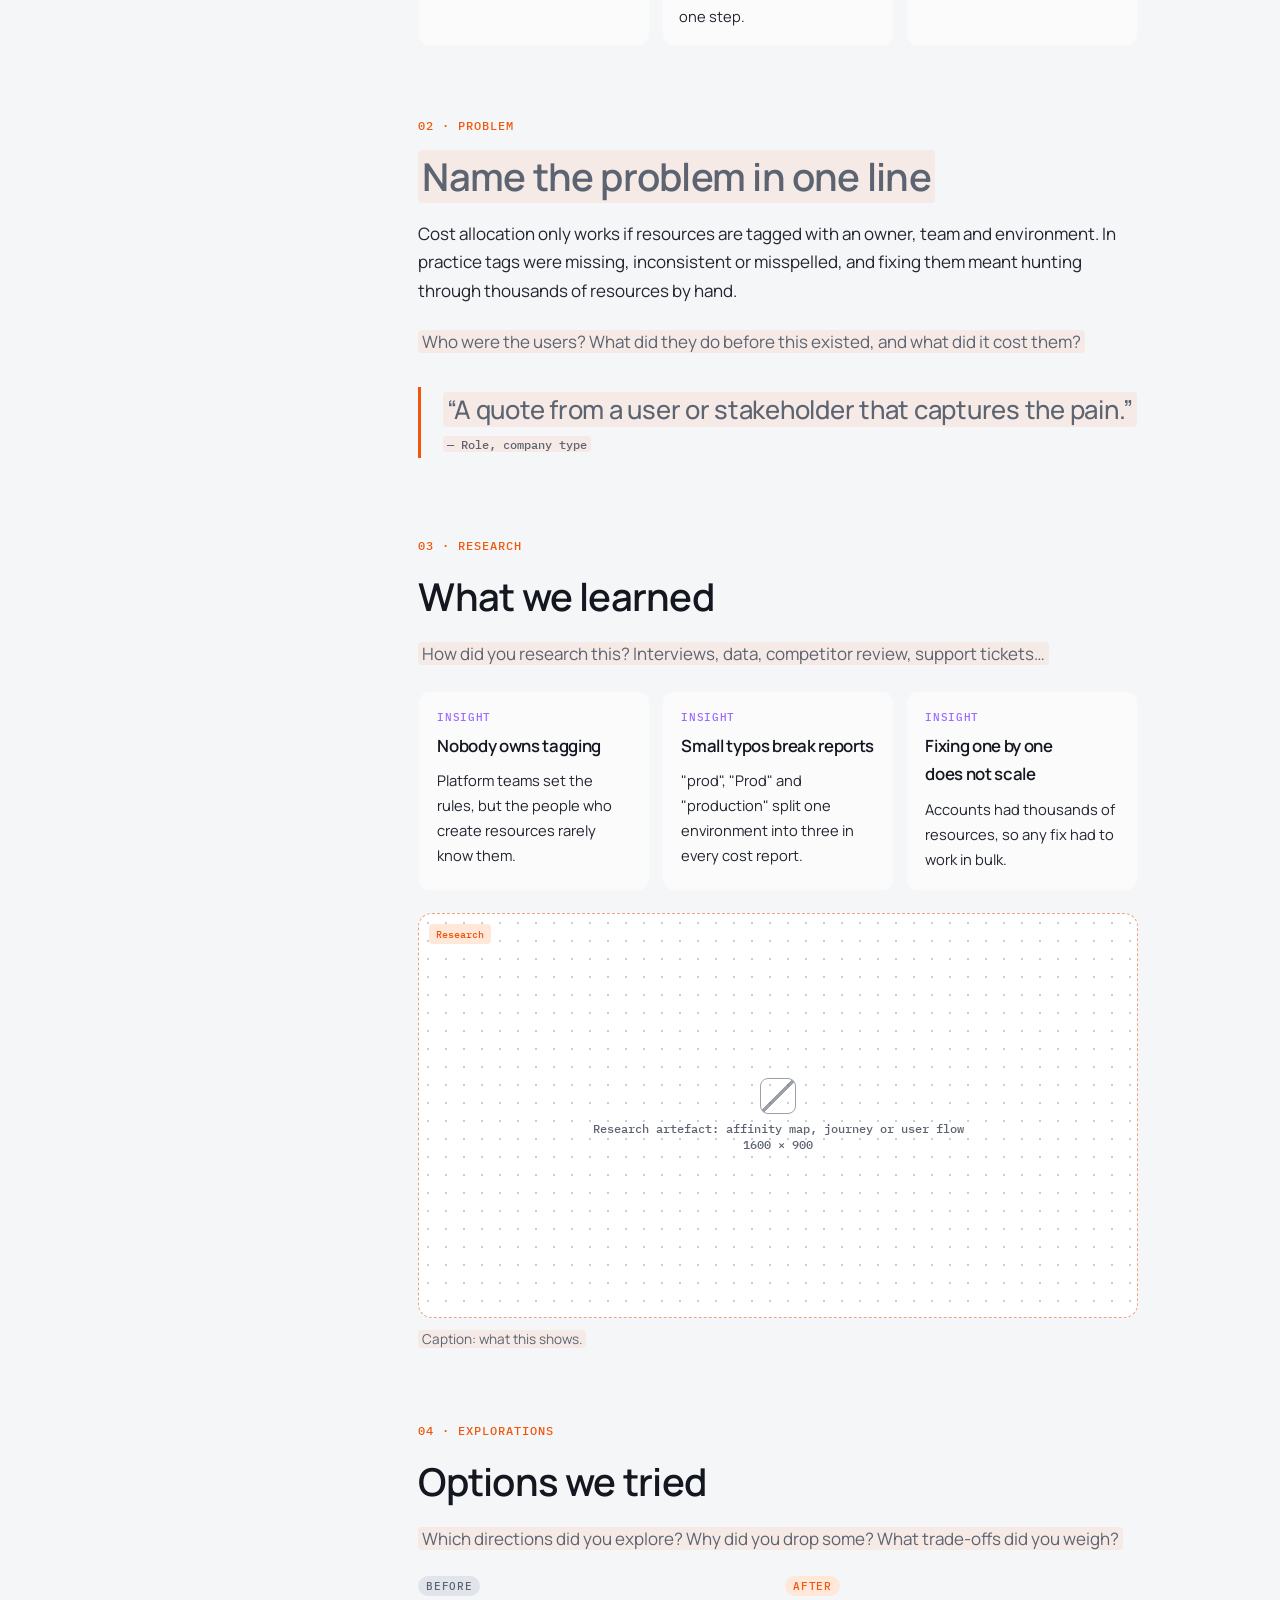
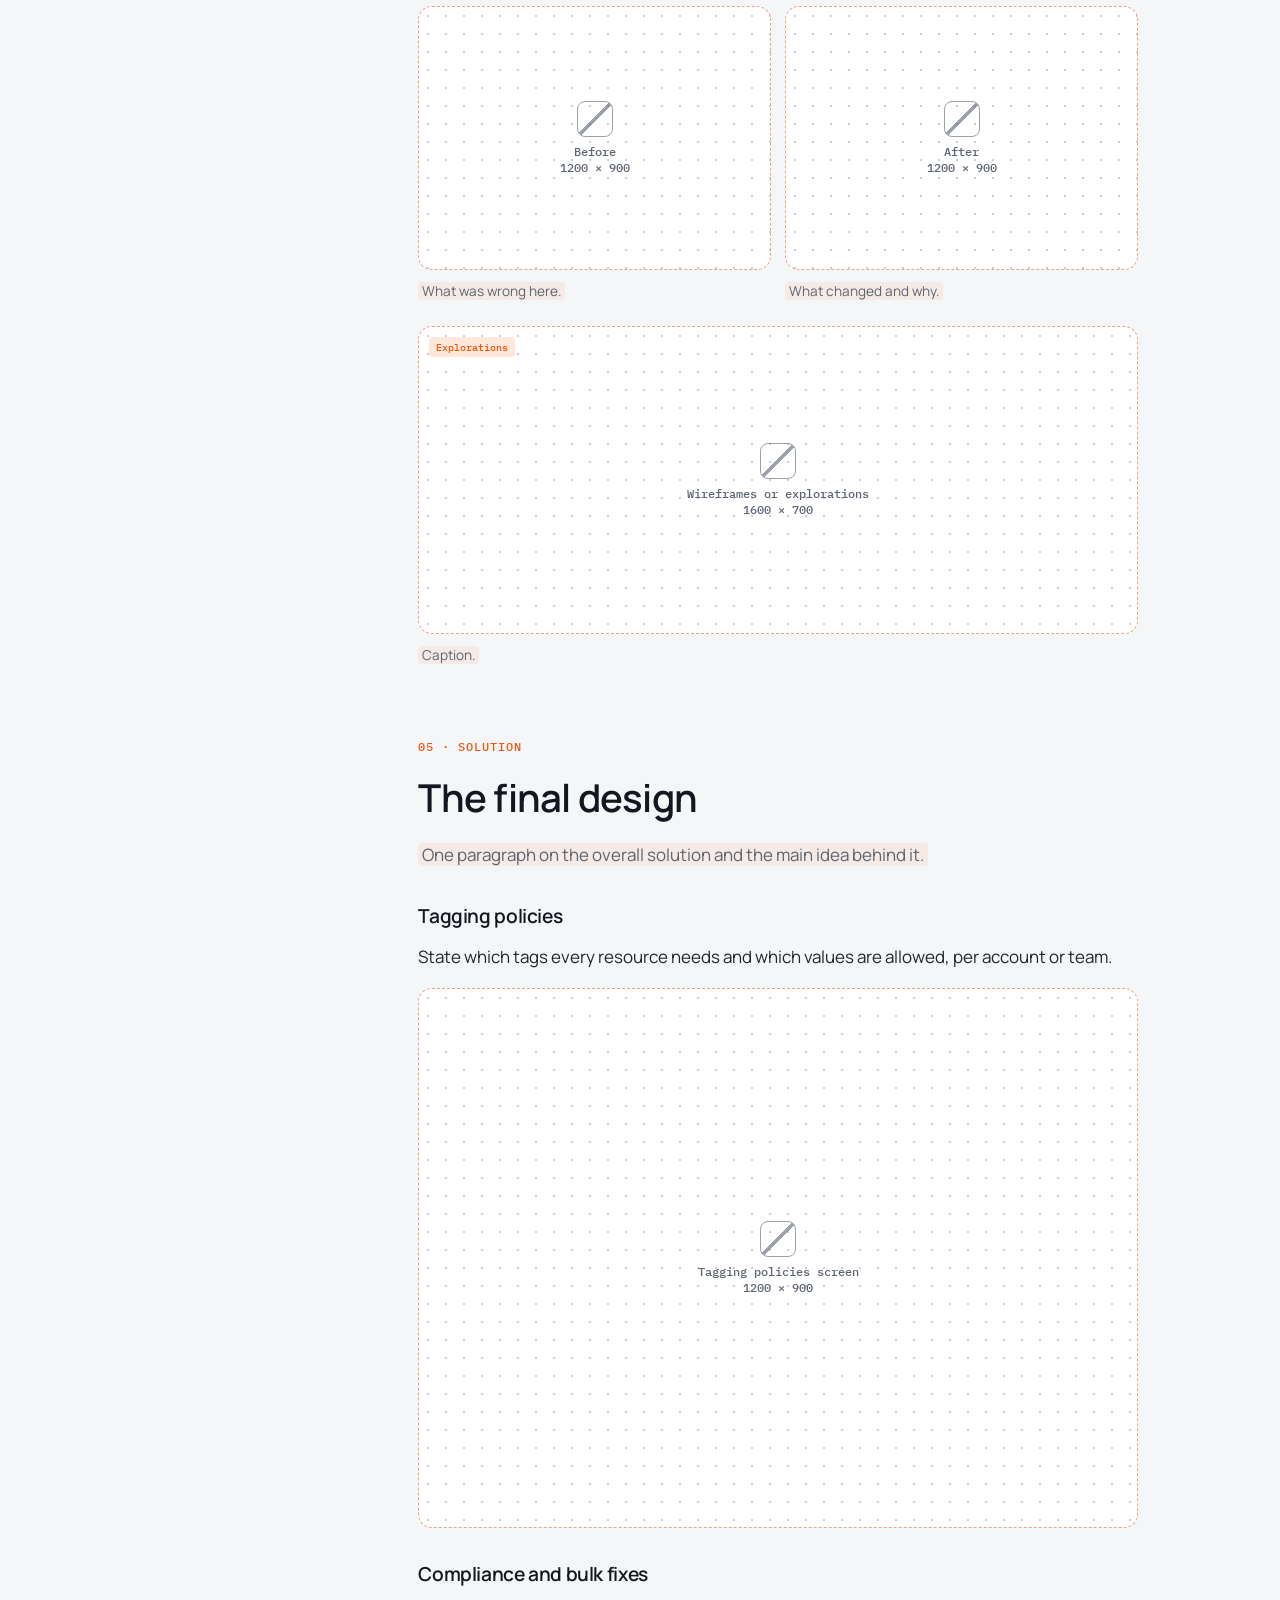
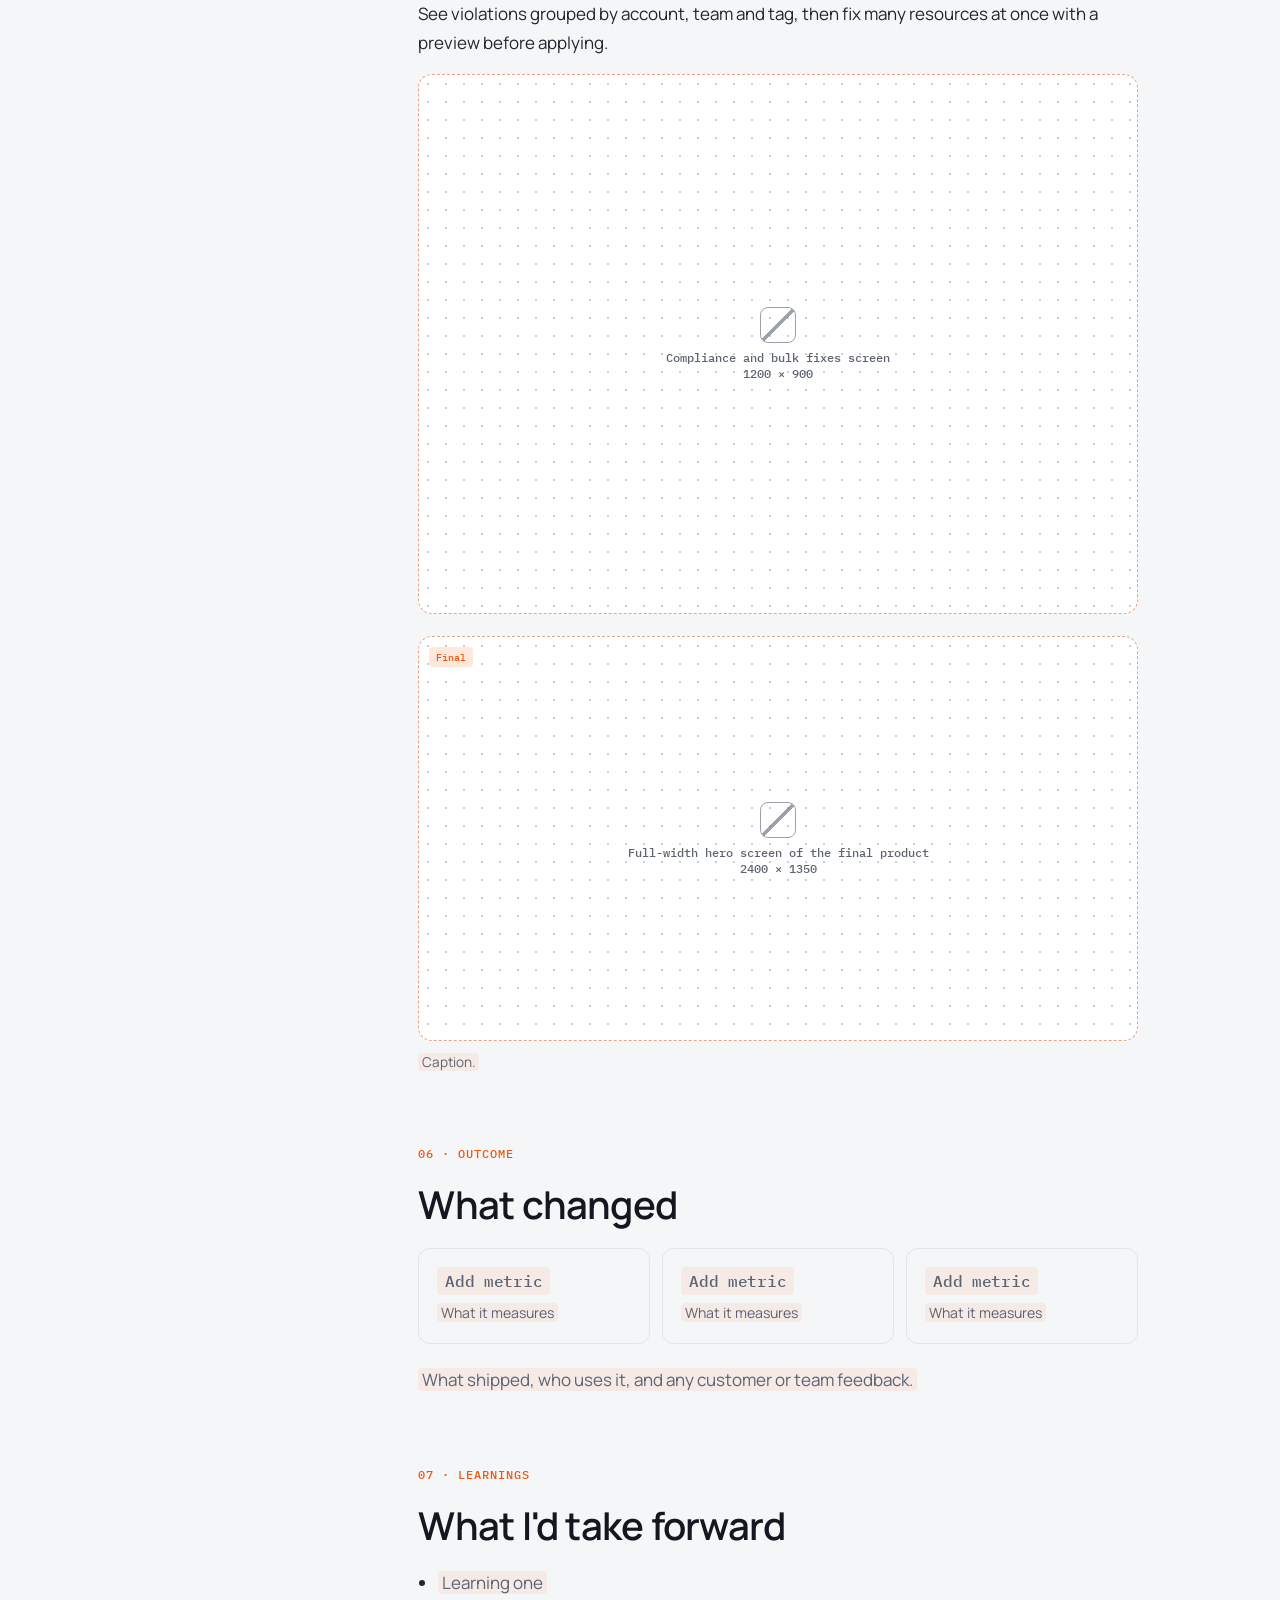
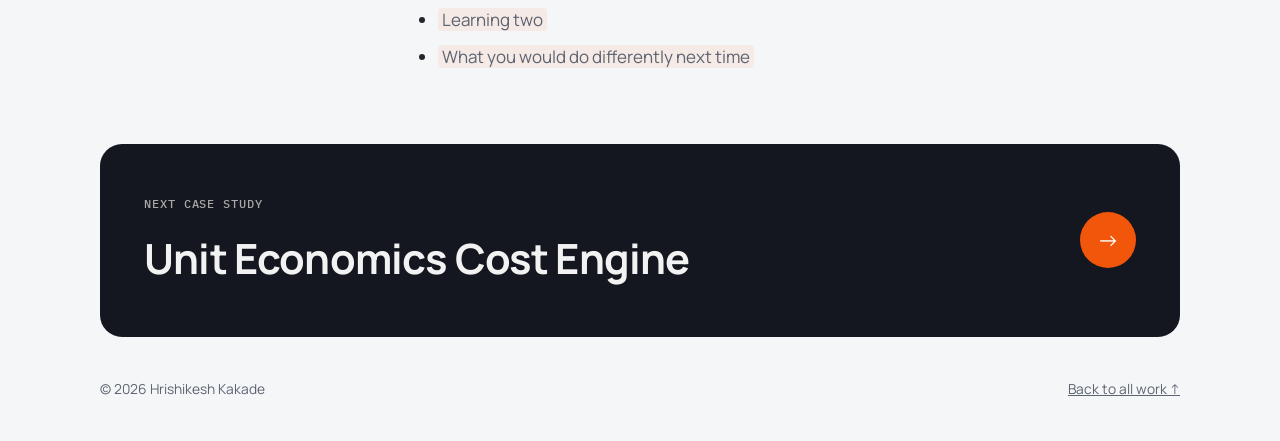
<file: case-tag-governance.html>
<!doctype html>
<html lang="en">
<head>
<meta charset="utf-8">
<meta name="viewport" content="width=device-width, initial-scale=1, viewport-fit=cover">
<title>Tag Governance Module — Hrishikesh Kakade</title>
<link rel="icon" href="favicon.svg" type="image/svg+xml">
<link rel="icon" href="favicon-32.png" sizes="32x32" type="image/png">
<link rel="apple-touch-icon" href="apple-touch-icon.png">
<link rel="preconnect" href="https://fonts.googleapis.com"><link rel="preconnect" href="https://fonts.gstatic.com" crossorigin><link rel="stylesheet" href="https://fonts.googleapis.com/css2?family=Manrope:wght@400;500;600;700;800&family=IBM+Plex+Mono:wght@400;500;600&display=swap">
<link rel="stylesheet" href="case.css">
</head>
<body>
<!-- ============================================================
     CASE STUDY TEMPLATE
     Replace anything inside <span class="todo">…</span> and every
     .ph image placeholder (swap the <div class="ph"> for an <img>).
     Sections can be removed; keep the contents list (.toc) in sync.
     ============================================================ -->

<nav class="cnav" aria-label="Case study">
  <a class="nbtn back" href="index.html#work" aria-label="Back to all work"><i class="mark" aria-hidden="true"></i><svg viewBox="0 0 16 16" fill="none" stroke="currentColor" stroke-width="1.6" stroke-linecap="round" stroke-linejoin="round" aria-hidden="true"><path d="M10 3L5 8l5 5"/></svg><span class="nlabel">All work</span></a>
  <span class="nsep" aria-hidden="true"></span>
  <div class="ntitle">OneLens / <b>Tag Governance Module</b></div>
  <button class="ttog" id="themeBtn" type="button" role="switch" aria-checked="false" aria-label="Dark mode"><span class="ttog-track"><i class="ttog-knob" aria-hidden="true"></i><svg class="ttog-sun" viewBox="0 0 24 24" fill="none" stroke="currentColor" stroke-width="2" stroke-linecap="round" aria-hidden="true"><circle cx="12" cy="12" r="4"/><path d="M12 2v2M12 20v2M4.9 4.9l1.4 1.4M17.7 17.7l1.4 1.4M2 12h2M20 12h2M4.9 19.1l1.4-1.4M17.7 6.3l1.4-1.4"/></svg><svg class="ttog-moon" viewBox="0 0 24 24" fill="none" stroke="currentColor" stroke-width="2" stroke-linecap="round" stroke-linejoin="round" aria-hidden="true"><path d="M21 12.8A9 9 0 1 1 11.2 3a7 7 0 0 0 9.8 9.8z"/></svg></span></button>
  <a class="nbtn" href="#" data-pdf=""><svg viewBox="0 0 16 16" fill="none" stroke="currentColor" stroke-width="1.4" stroke-linejoin="round" aria-hidden="true"><path d="M4 1.5h5.5L12.5 4.5v10h-8.5z M9.5 1.5v3h3"/></svg><span class="nlabel">View PDF</span></a>
  <a class="nbtn nprimary" href="index.html#contact">Let's talk</a>
  <span class="nprog" aria-hidden="true"></span>
</nav>

<main>
  <!-- HERO: title, one-line summary, project facts, cover image -->
  <header class="hero wrap">
    <div class="crumb"><b>Case study</b><span>·</span><span>OneLens by Astuto.ai</span><span>·</span><span>Cloud governance · Workflows · Policy</span></div>
    <h1>Tag Governance Module</h1>
    <p class="sum">Helping teams find untagged and mis-tagged cloud resources, set tagging rules, and fix gaps at scale, so every dollar of spend can be traced to an owner.</p>
    <dl class="meta">
      <div><dt>Role</dt><dd>Senior Product Designer</dd></div>
      <div><dt>Team</dt><dd><span class="todo">PM, engineers…</span></dd></div>
      <div><dt>Timeline</dt><dd><span class="todo">Month YYYY – Month YYYY</span></dd></div>
      <div><dt>Platform</dt><dd><span class="todo">Web app</span></dd></div>
    </dl>
    <div class="hero-actions">
      <a class="btn primary" href="#overview">Start reading ↓</a>
      <a class="btn" href="#" data-pdf="">View PDF ↗</a>
    </div>
    <figure class="cover"><div class="ph " role="img" aria-label="Image placeholder: Cover image"><span class="ph-tag">Cover</span><span>Cover image<br>2400 × 1350</span></div></figure>
  </header>

  <div class="wrap body">
    <nav class="toc" aria-label="Contents">
      <span class="lbl">Contents</span>
      <a href="#overview"><i>01</i>Overview</a>
      <a href="#problem"><i>02</i>Problem</a>
      <a href="#research"><i>03</i>Research</a>
      <a href="#explorations"><i>04</i>Explorations</a>
      <a href="#solution"><i>05</i>Solution</a>
      <a href="#outcome"><i>06</i>Outcome</a>
      <a href="#learnings"><i>07</i>Learnings</a>
    </nav>

    <article>
      <!-- 01 OVERVIEW: a short summary a busy reader can stop after -->
      <section class="sec" id="overview">
        <span class="sec-k">01 · Overview</span>
        <h2>The short version</h2>
        <p class="lead">Helping teams find untagged and mis-tagged cloud resources, set tagging rules, and fix gaps at scale, so every dollar of spend can be traced to an owner.</p>
        <div class="tldr">
          <div><b>Problem</b><p>Cost allocation only works if resources are tagged with an owner, team and environment.</p></div>
          <div><b>What I did</b><p>Designed tagging policies, a compliance view that groups violations by account, team and tag, and bulk fixes that correct many resources in one step.</p></div>
          <div><b>Impact</b><p><span class="todo">Add the headline result in one sentence.</span></p></div>
        </div>
      </section>

      <!-- 02 PROBLEM: context, who it is for, why it matters -->
      <section class="sec" id="problem">
        <span class="sec-k">02 · Problem</span>
        <h2><span class="todo">Name the problem in one line</span></h2>
        <p>Cost allocation only works if resources are tagged with an owner, team and environment. In practice tags were missing, inconsistent or misspelled, and fixing them meant hunting through thousands of resources by hand.</p>
        <p><span class="todo">Who were the users? What did they do before this existed, and what did it cost them?</span></p>
        <blockquote class="quote"><p><span class="todo">“A quote from a user or stakeholder that captures the pain.”</span></p><cite><span class="todo">— Role, company type</span></cite></blockquote>
      </section>

      <!-- 03 RESEARCH: what you did to understand it, and what you learned -->
      <section class="sec" id="research">
        <span class="sec-k">03 · Research</span>
        <h2>What we learned</h2>
        <p><span class="todo">How did you research this? Interviews, data, competitor review, support tickets…</span></p>
        <div class="cards"><div class="card"><span class="k">Insight</span><h4>Nobody owns tagging</h4><p>Platform teams set the rules, but the people who create resources rarely know them.</p></div><div class="card"><span class="k">Insight</span><h4>Small typos break reports</h4><p>"prod", "Prod" and "production" split one environment into three in every cost report.</p></div><div class="card"><span class="k">Insight</span><h4>Fixing one by one does not scale</h4><p>Accounts had thousands of resources, so any fix had to work in bulk.</p></div></div>
        <figure><div class="ph " role="img" aria-label="Image placeholder: Research artefact: affinity map, journey or user flow"><span class="ph-tag">Research</span><span>Research artefact: affinity map, journey or user flow<br>1600 × 900</span></div><figcaption><span class="todo">Caption: what this shows.</span></figcaption></figure>
      </section>

      <!-- 04 EXPLORATIONS: options considered, before / after, trade-offs -->
      <section class="sec" id="explorations">
        <span class="sec-k">04 · Explorations</span>
        <h2>Options we tried</h2>
        <p><span class="todo">Which directions did you explore? Why did you drop some? What trade-offs did you weigh?</span></p>
        <div class="pair">
          <figure><span class="pill">Before</span><div class="ph r43" role="img" aria-label="Image placeholder: Before"><span>Before<br>1200 × 900</span></div><figcaption><span class="todo">What was wrong here.</span></figcaption></figure>
          <figure><span class="pill">After</span><div class="ph r43" role="img" aria-label="Image placeholder: After"><span>After<br>1200 × 900</span></div><figcaption><span class="todo">What changed and why.</span></figcaption></figure>
        </div>
        <figure><div class="ph r219" role="img" aria-label="Image placeholder: Wireframes or explorations"><span class="ph-tag">Explorations</span><span>Wireframes or explorations<br>1600 × 700</span></div><figcaption><span class="todo">Caption.</span></figcaption></figure>
      </section>

      <!-- 05 SOLUTION: the final design, feature by feature -->
      <section class="sec" id="solution">
        <span class="sec-k">05 · Solution</span>
        <h2>The final design</h2>
        <p><span class="todo">One paragraph on the overall solution and the main idea behind it.</span></p>
        <div class="feature">
          <div class="txt"><h3>Tagging policies</h3><p>State which tags every resource needs and which values are allowed, per account or team.</p></div>
          <div class="ph r43" role="img" aria-label="Image placeholder: Tagging policies screen"><span>Tagging policies screen<br>1200 × 900</span></div>
        </div>
        <div class="feature flip">
          <div class="txt"><h3>Compliance and bulk fixes</h3><p>See violations grouped by account, team and tag, then fix many resources at once with a preview before applying.</p></div>
          <div class="ph r43" role="img" aria-label="Image placeholder: Compliance and bulk fixes screen"><span>Compliance and bulk fixes screen<br>1200 × 900</span></div>
        </div>
        <figure><div class="ph " role="img" aria-label="Image placeholder: Full-width hero screen of the final product"><span class="ph-tag">Final</span><span>Full-width hero screen of the final product<br>2400 × 1350</span></div><figcaption><span class="todo">Caption.</span></figcaption></figure>
      </section>

      <!-- 06 OUTCOME: results, with numbers where you can share them -->
      <section class="sec" id="outcome">
        <span class="sec-k">06 · Outcome</span>
        <h2>What changed</h2>
        <div class="stats">
          <div class="stat"><b class="todo">Add metric</b><span><span class="todo">What it measures</span></span></div>
          <div class="stat"><b class="todo">Add metric</b><span><span class="todo">What it measures</span></span></div>
          <div class="stat"><b class="todo">Add metric</b><span><span class="todo">What it measures</span></span></div>
        </div>
        <p><span class="todo">What shipped, who uses it, and any customer or team feedback.</span></p>
      </section>

      <!-- 07 LEARNINGS: what you would keep or change -->
      <section class="sec" id="learnings">
        <span class="sec-k">07 · Learnings</span>
        <h2>What I'd take forward</h2>
        <ul>
          <li><span class="todo">Learning one</span></li>
          <li><span class="todo">Learning two</span></li>
          <li><span class="todo">What you would do differently next time</span></li>
        </ul>
      </section>
    </article>
  </div>

  <div class="wrap nextwrap">
    <a class="next" href="case-unit-economics.html"><div><span class="k">Next case study</span><h3>Unit Economics Cost Engine</h3></div><span class="arrow" aria-hidden="true">→</span></a>
  </div>
  <footer class="wrap foot"><span>© 2026 Hrishikesh Kakade</span><a href="index.html#work" class="back">Back to all work ↑</a></footer>
</main>
<div class="toast" id="toast" hidden></div>
<script src="case.js"></script>
</body>
</html>
</file>
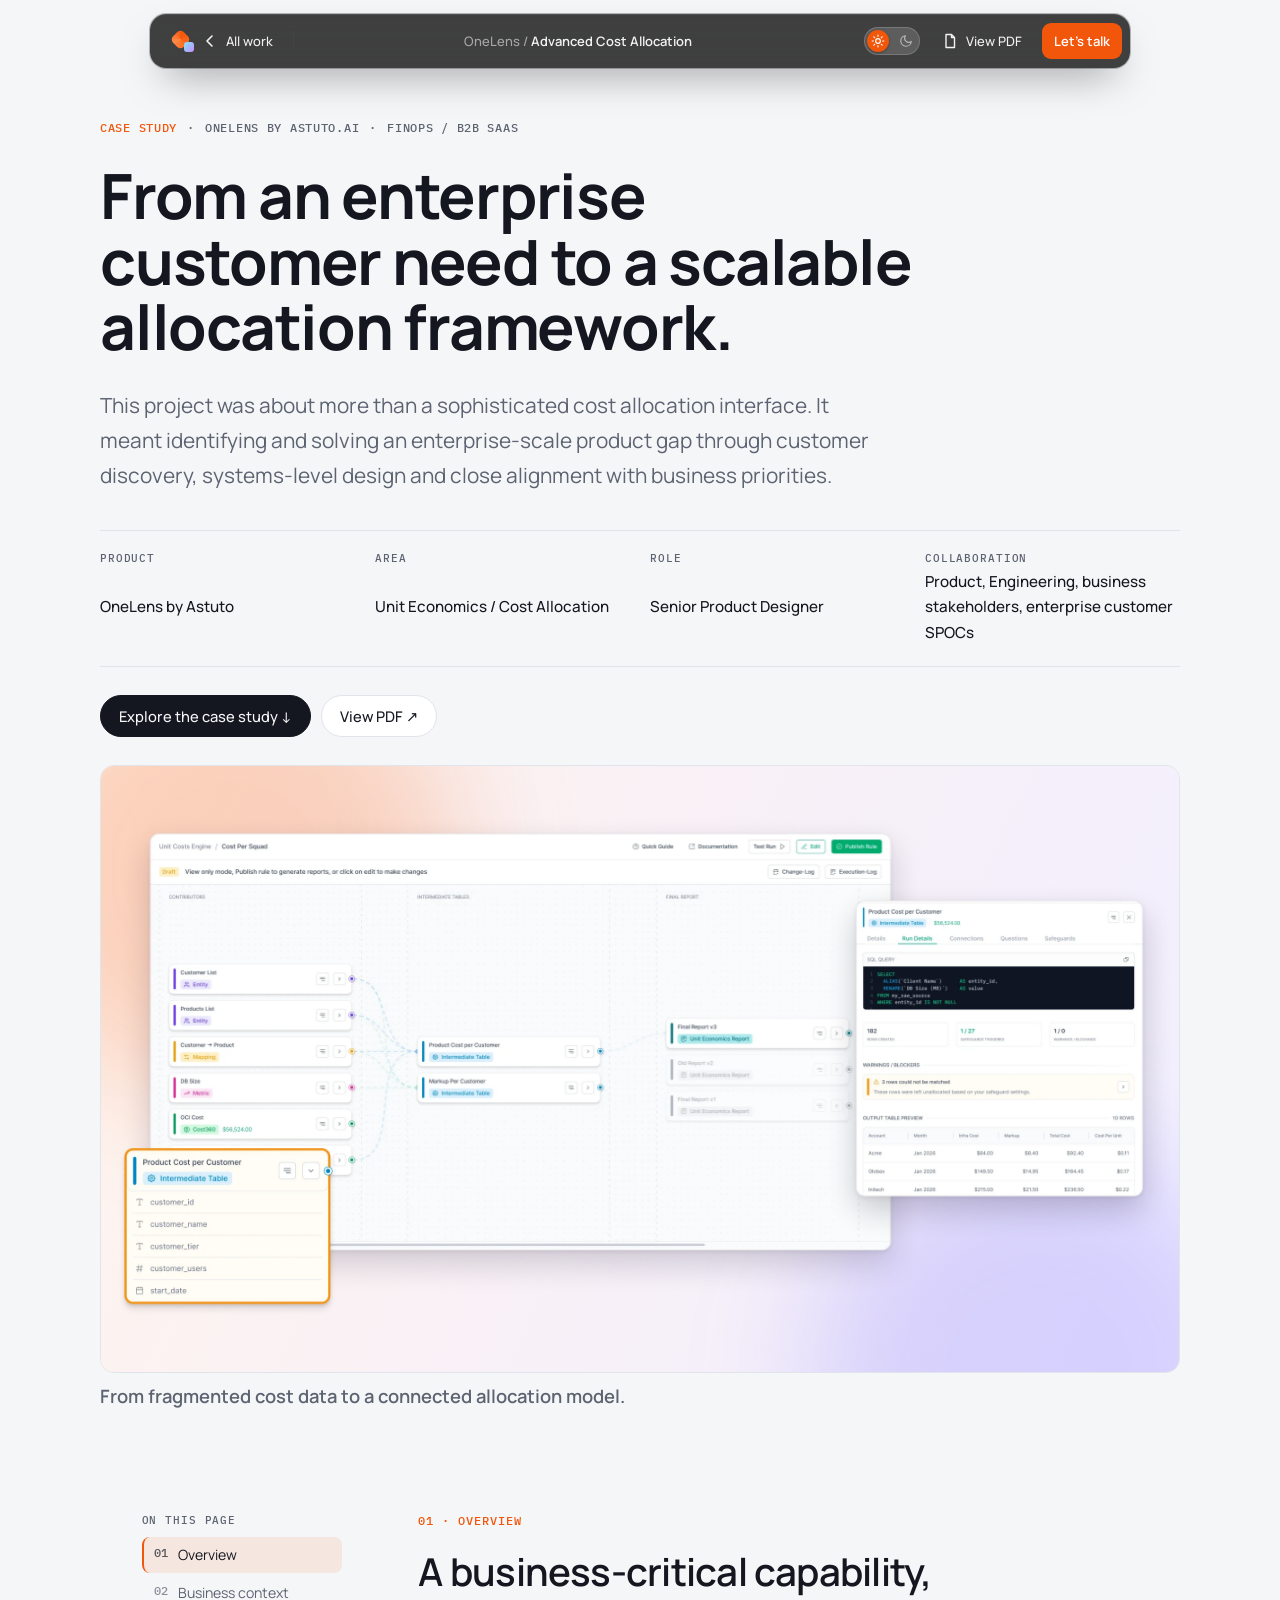
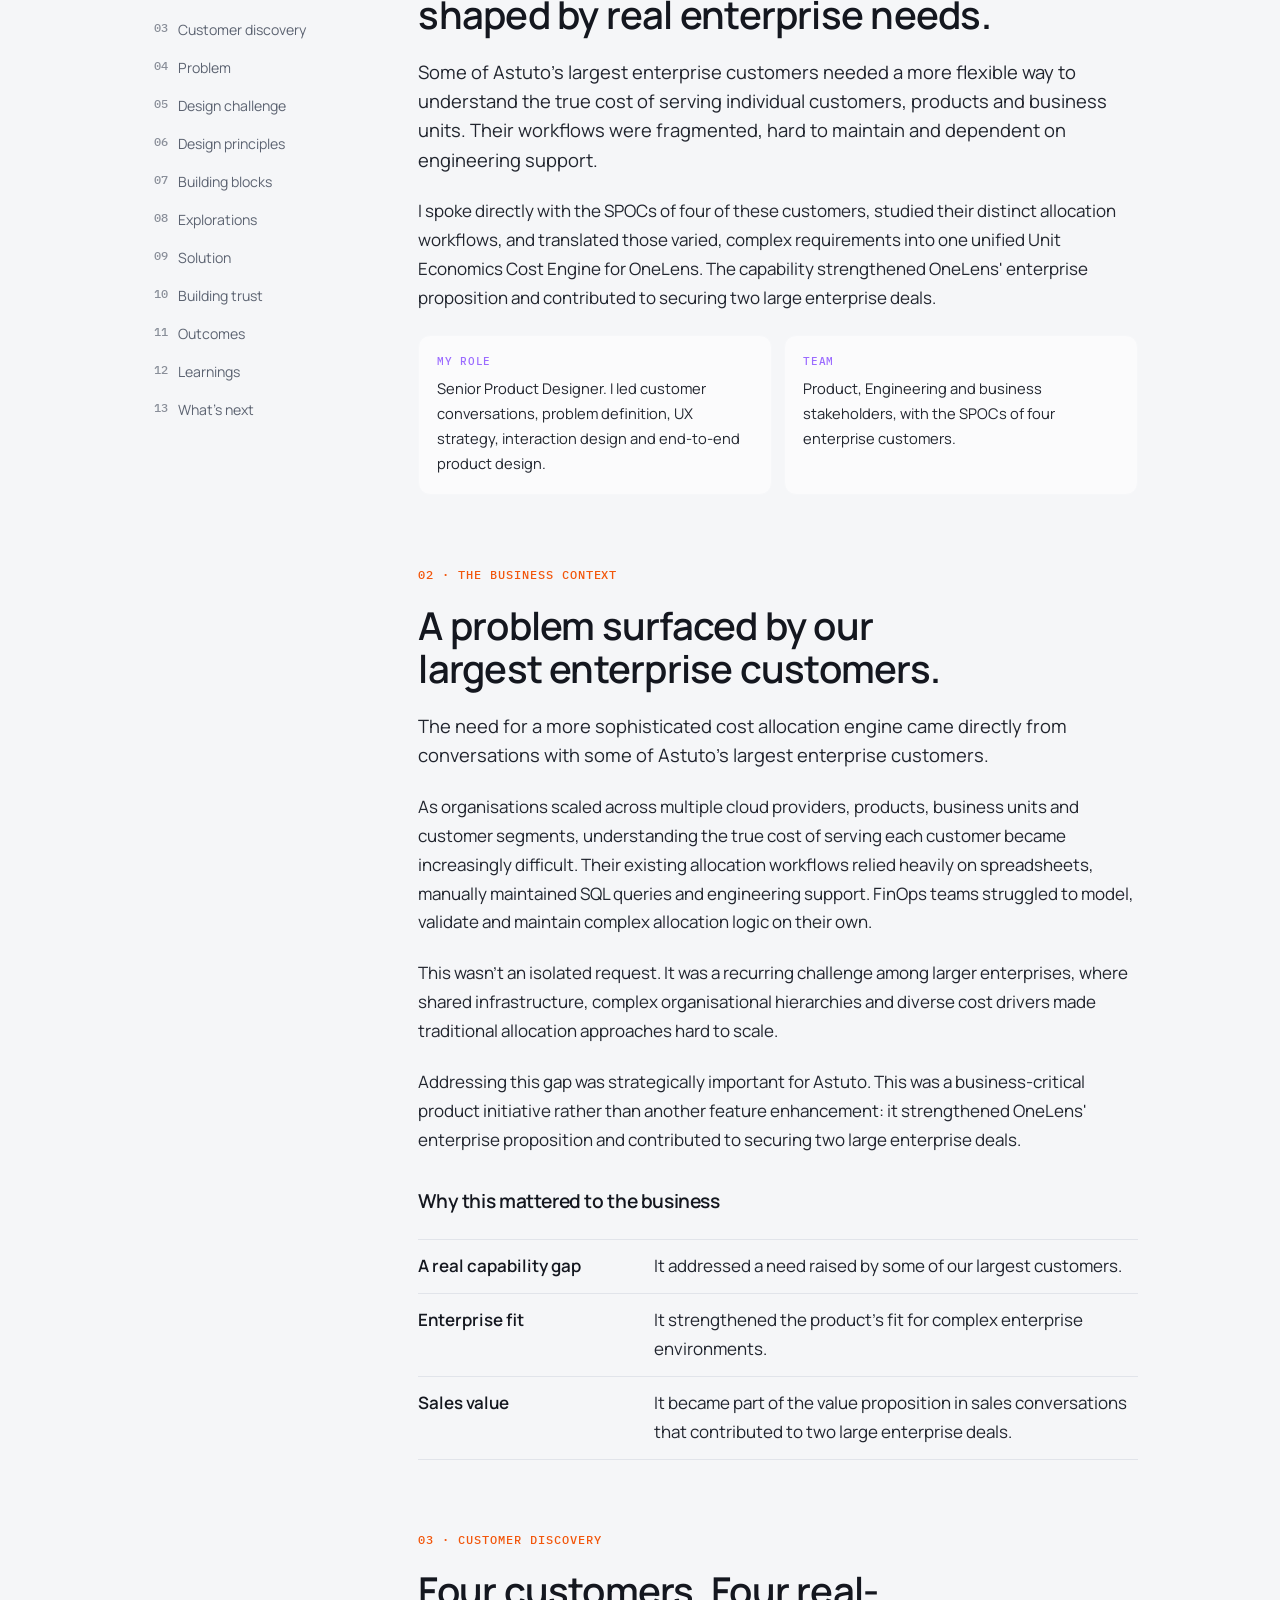
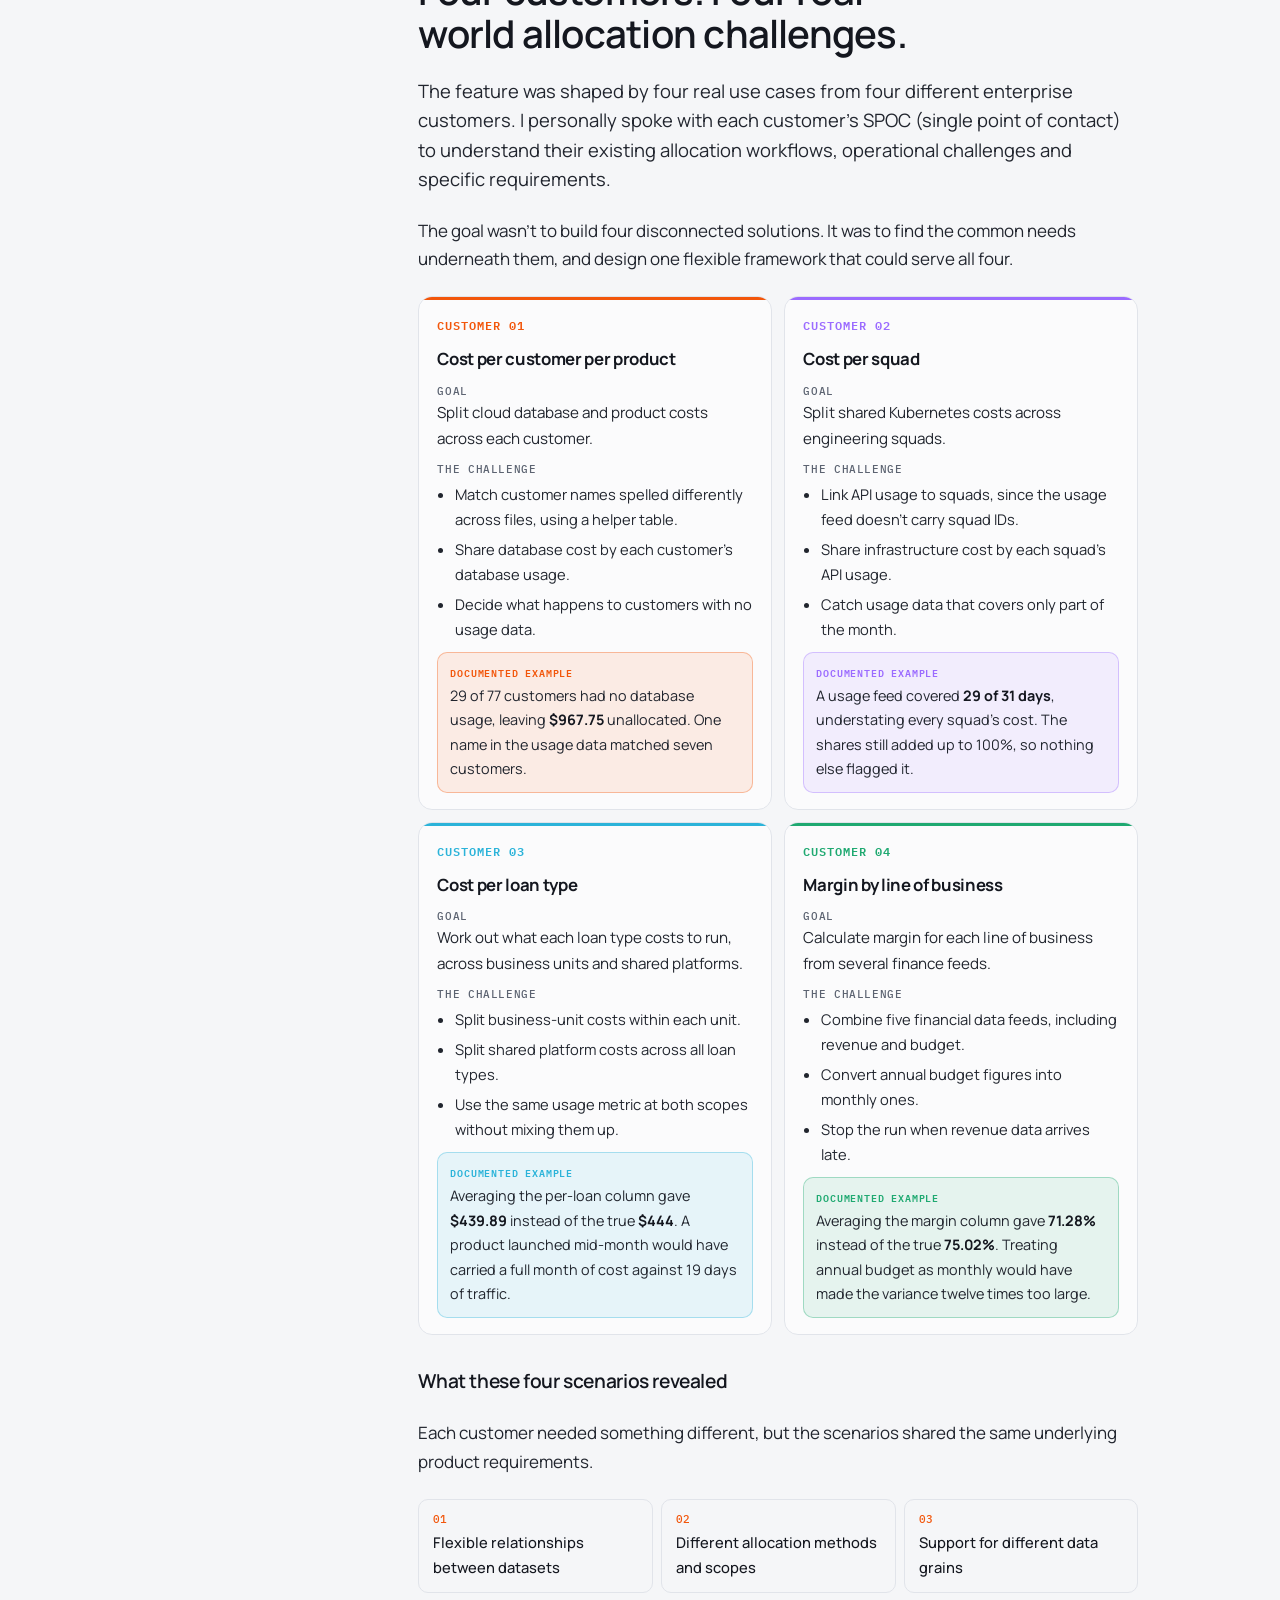
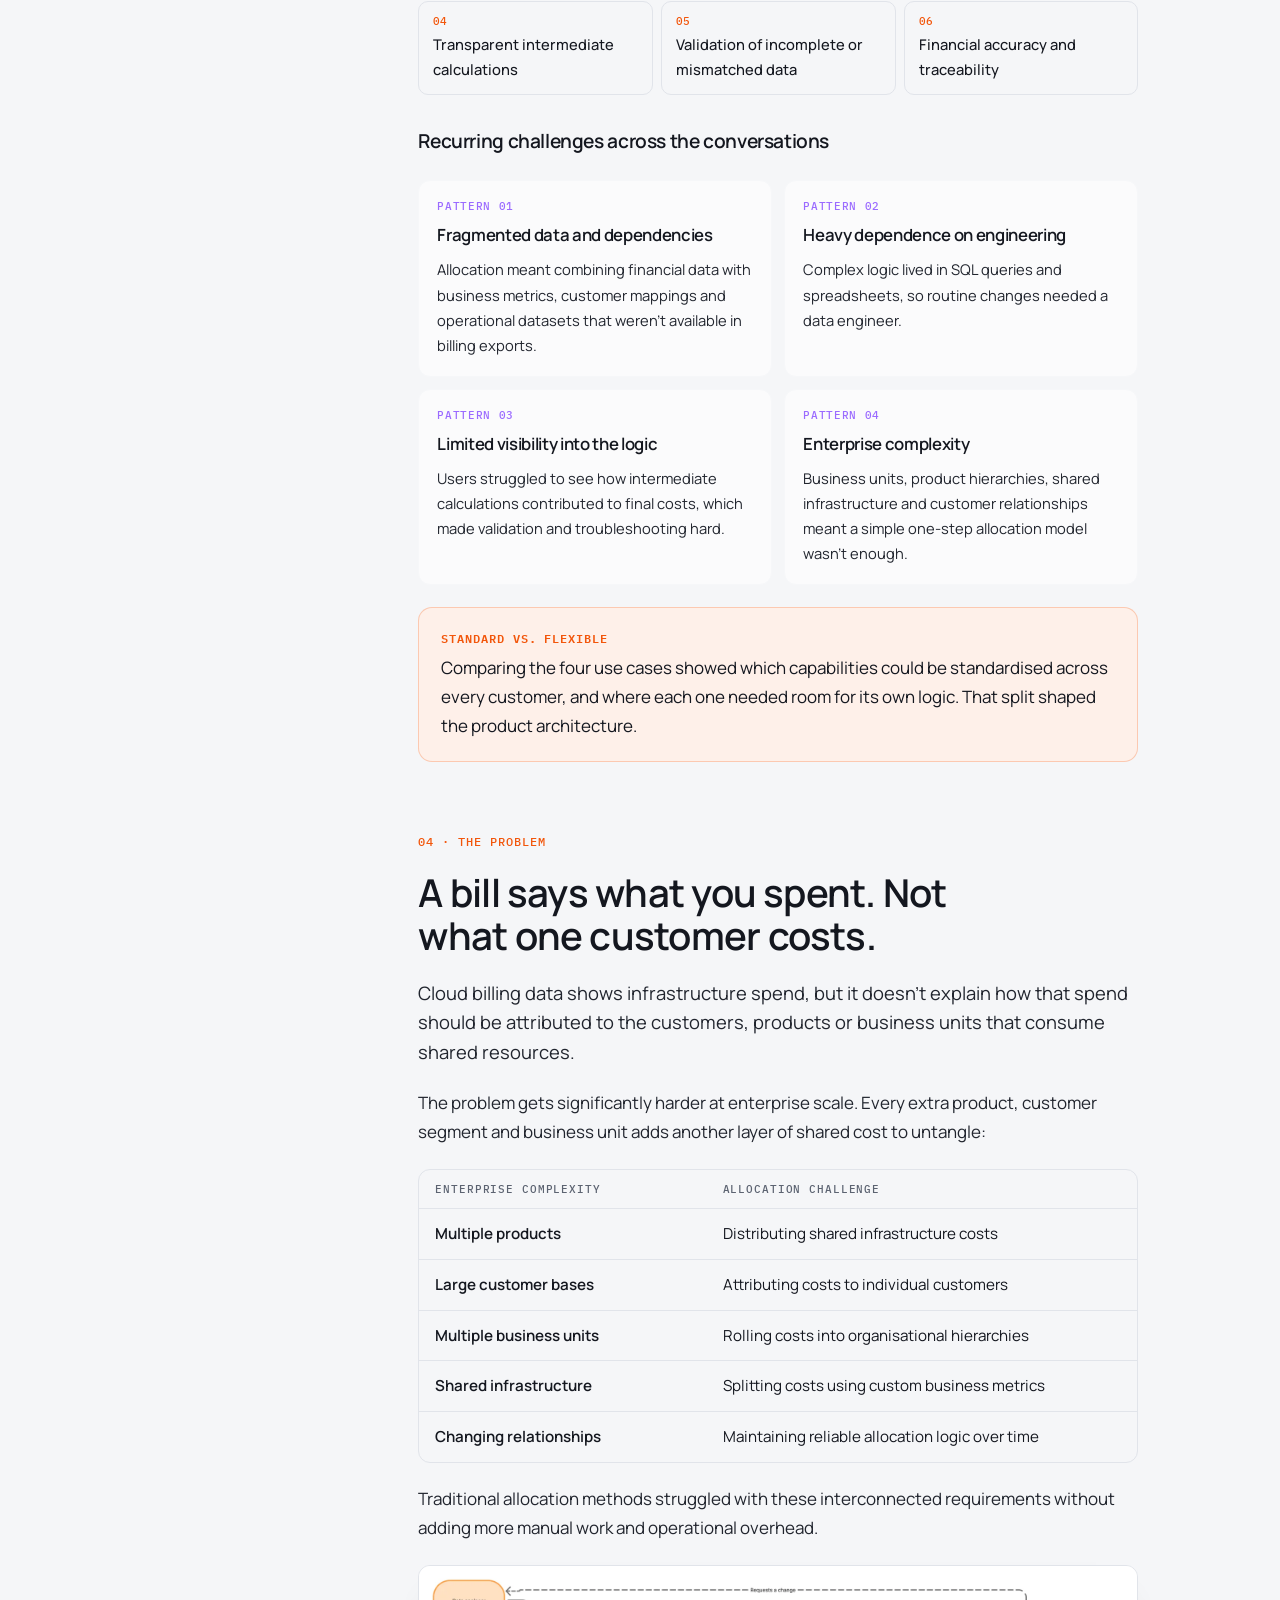
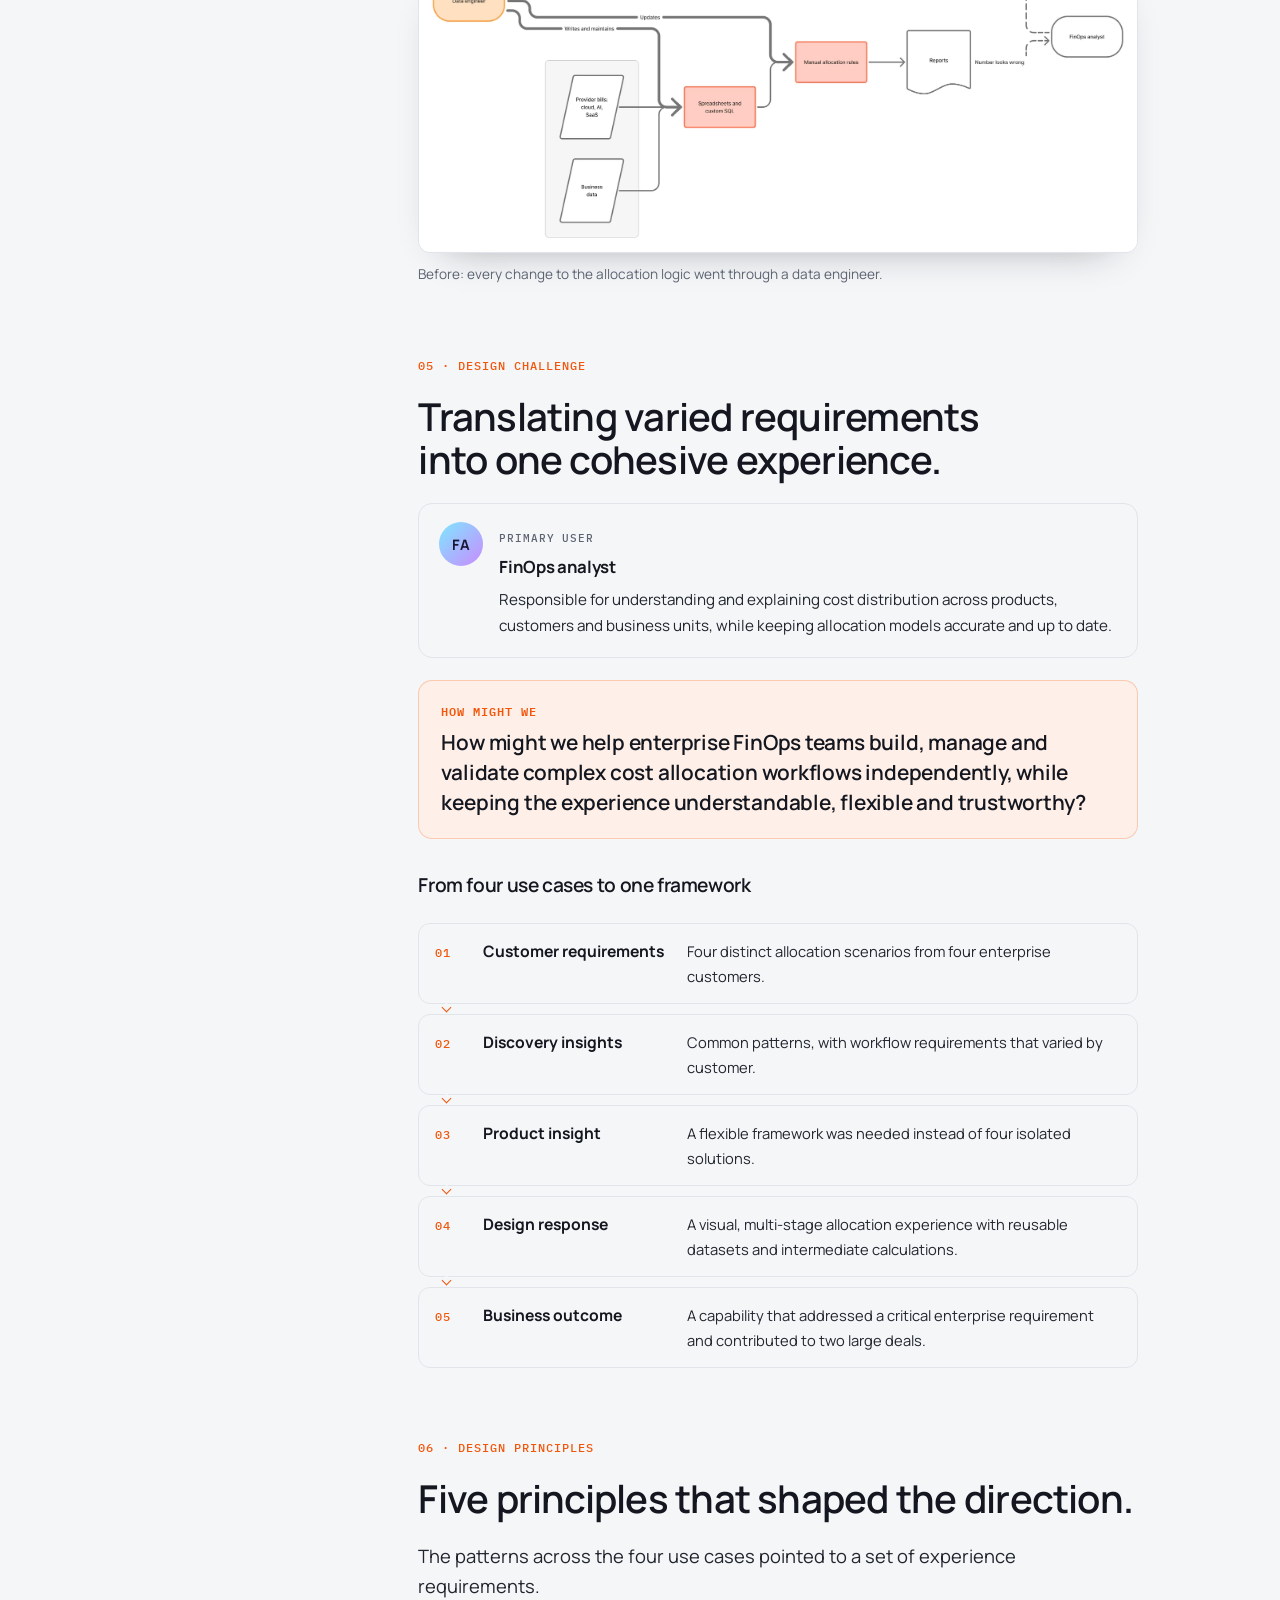
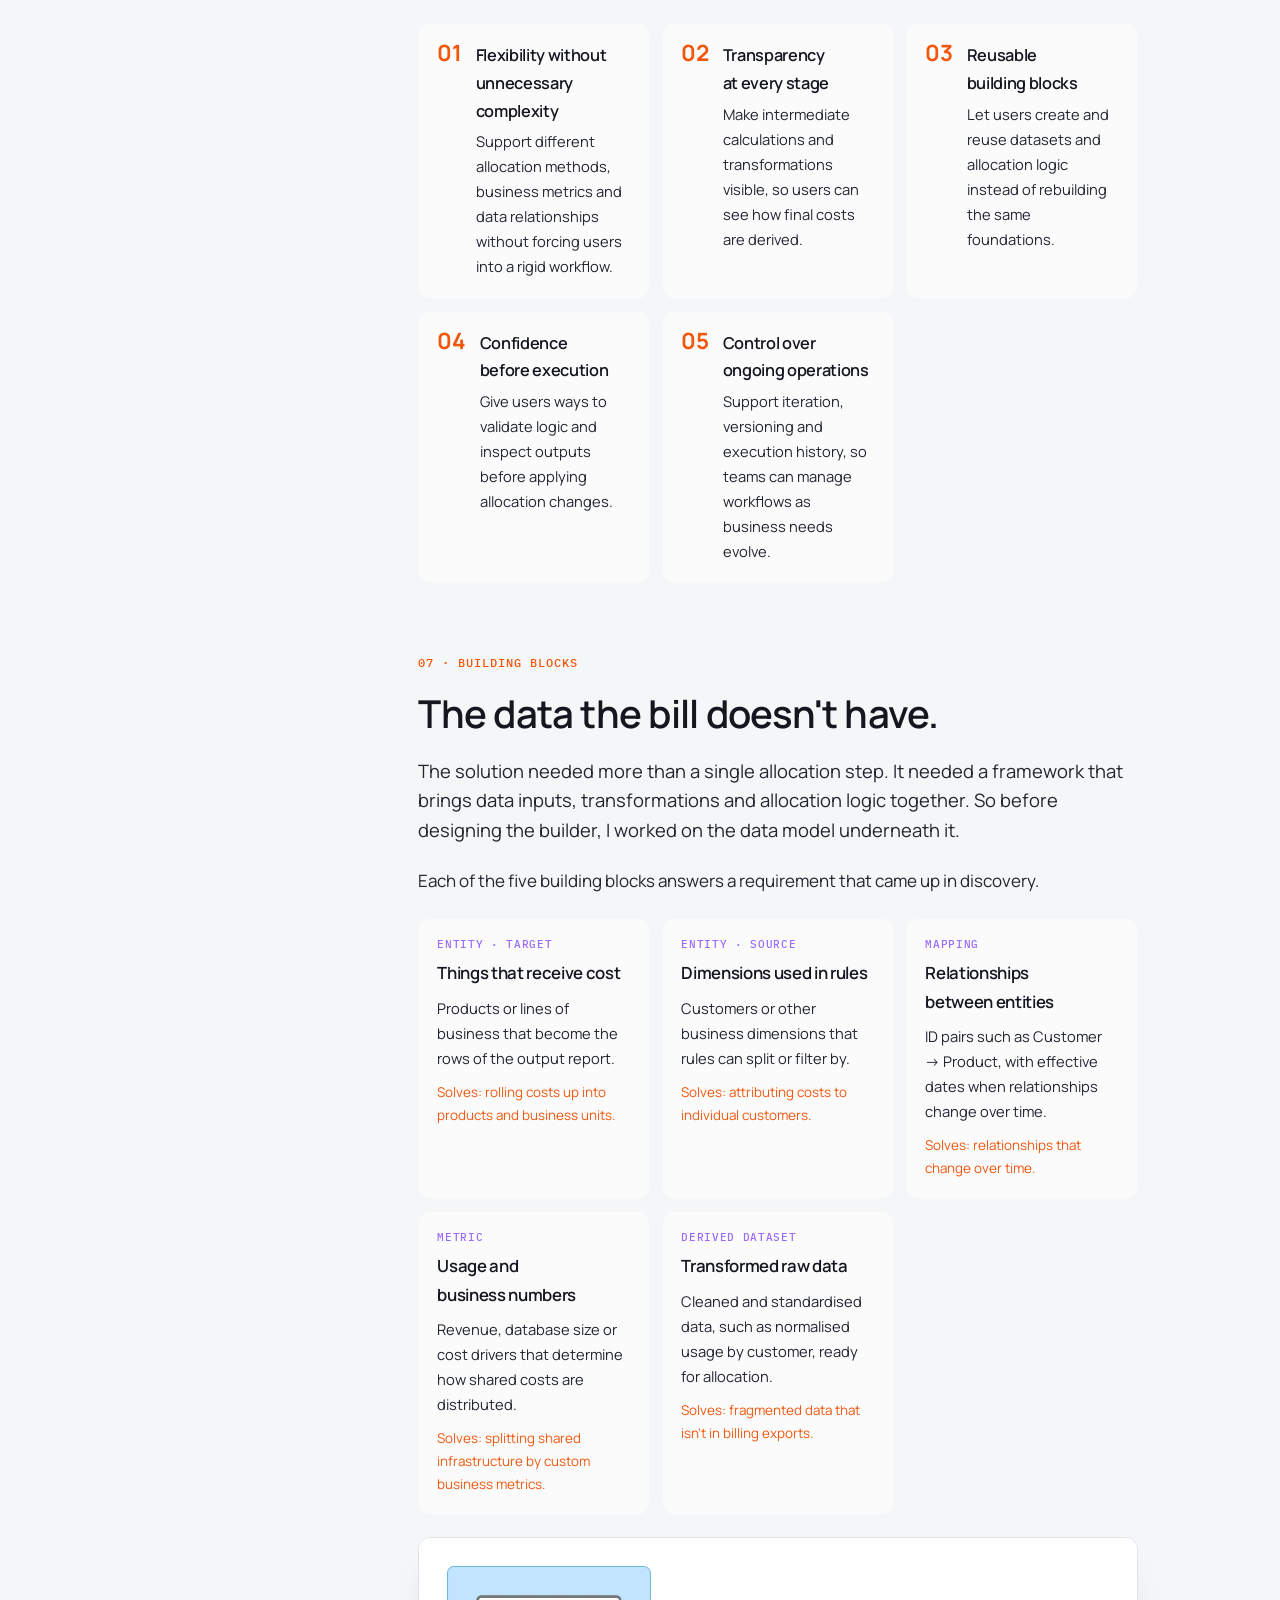
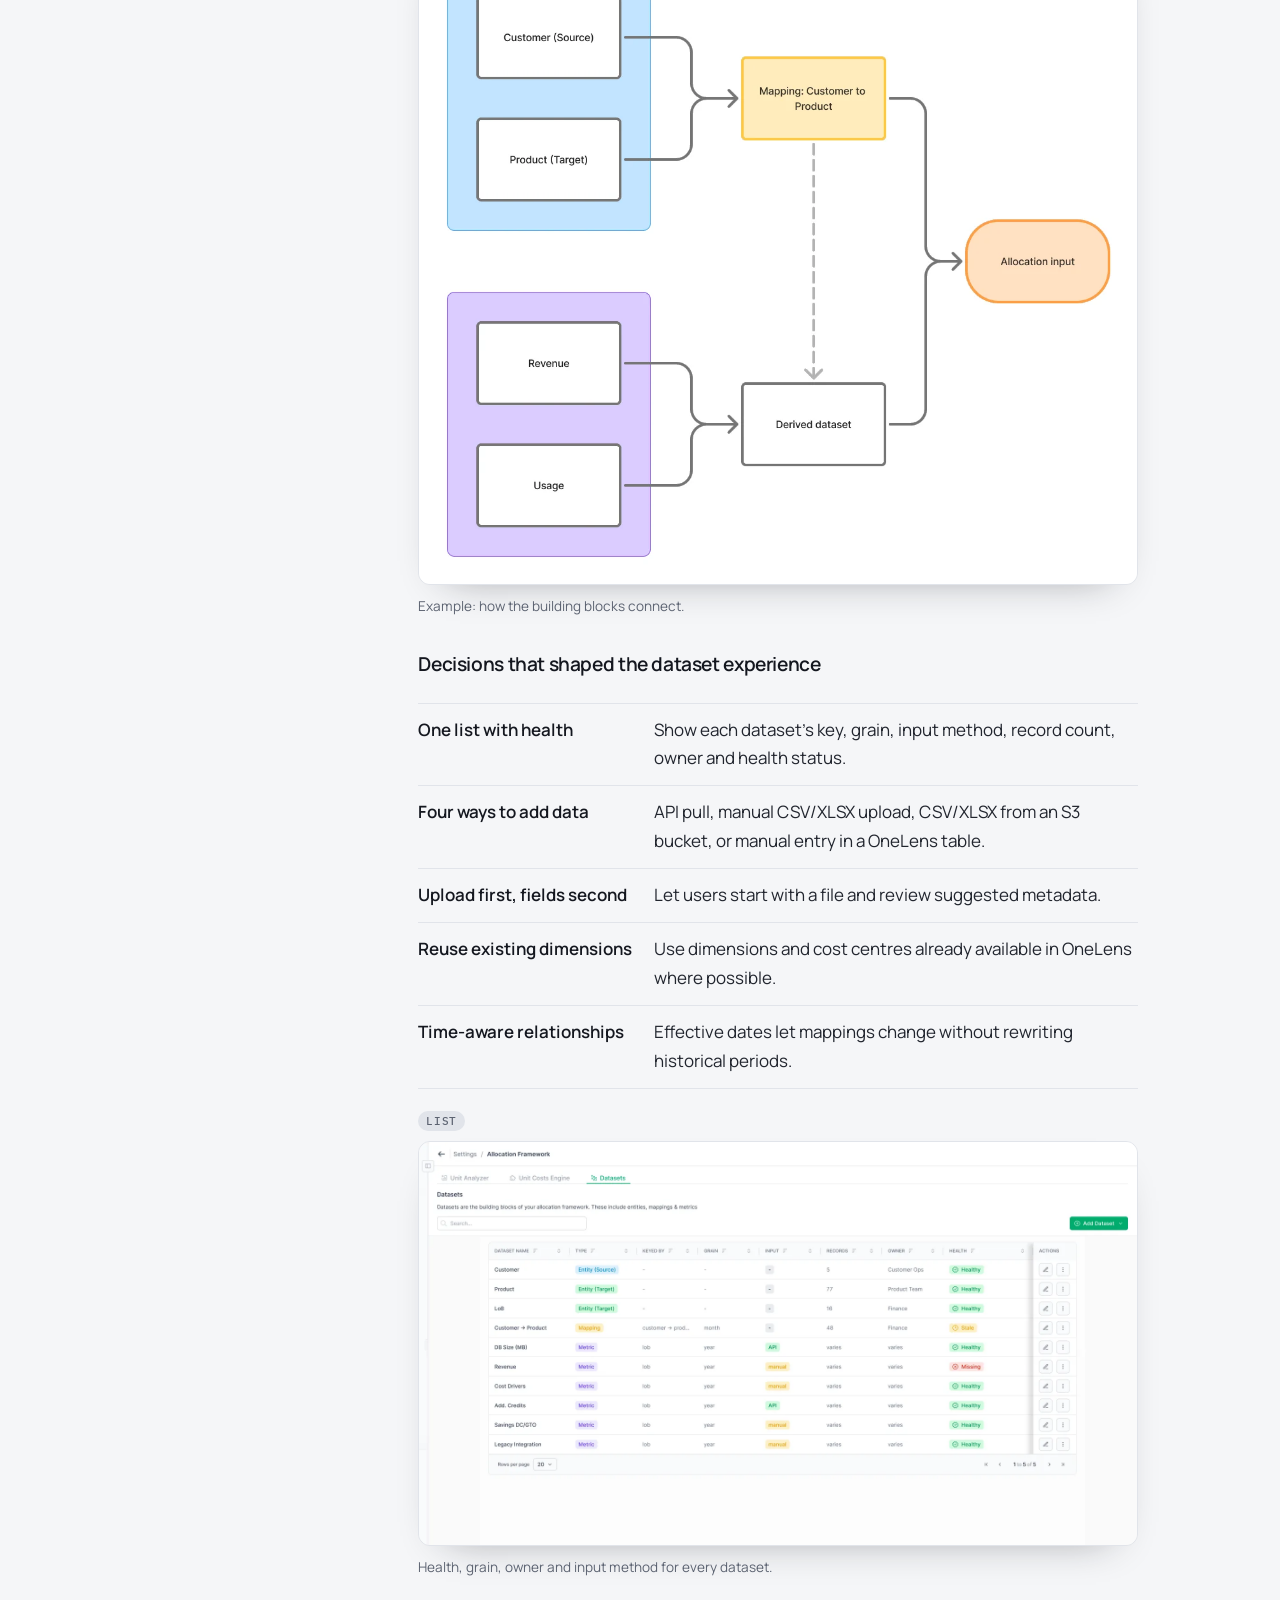
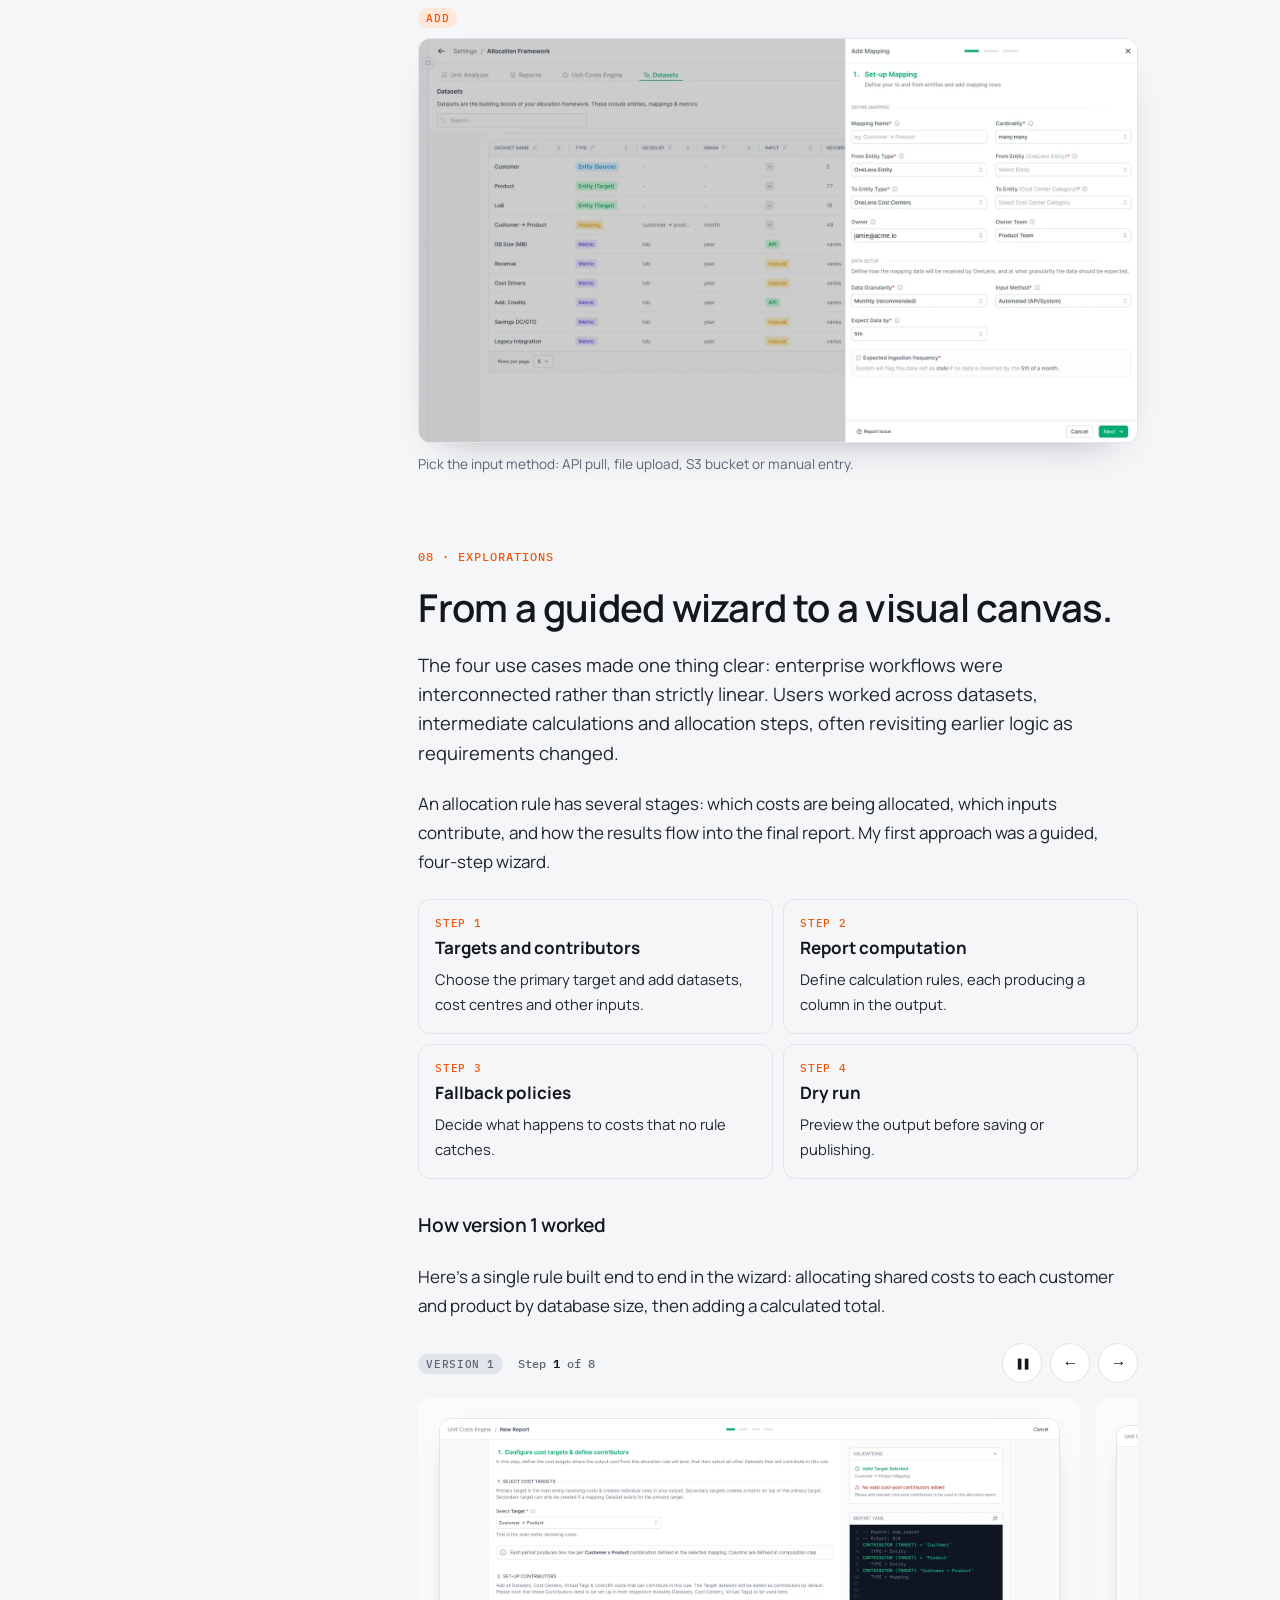
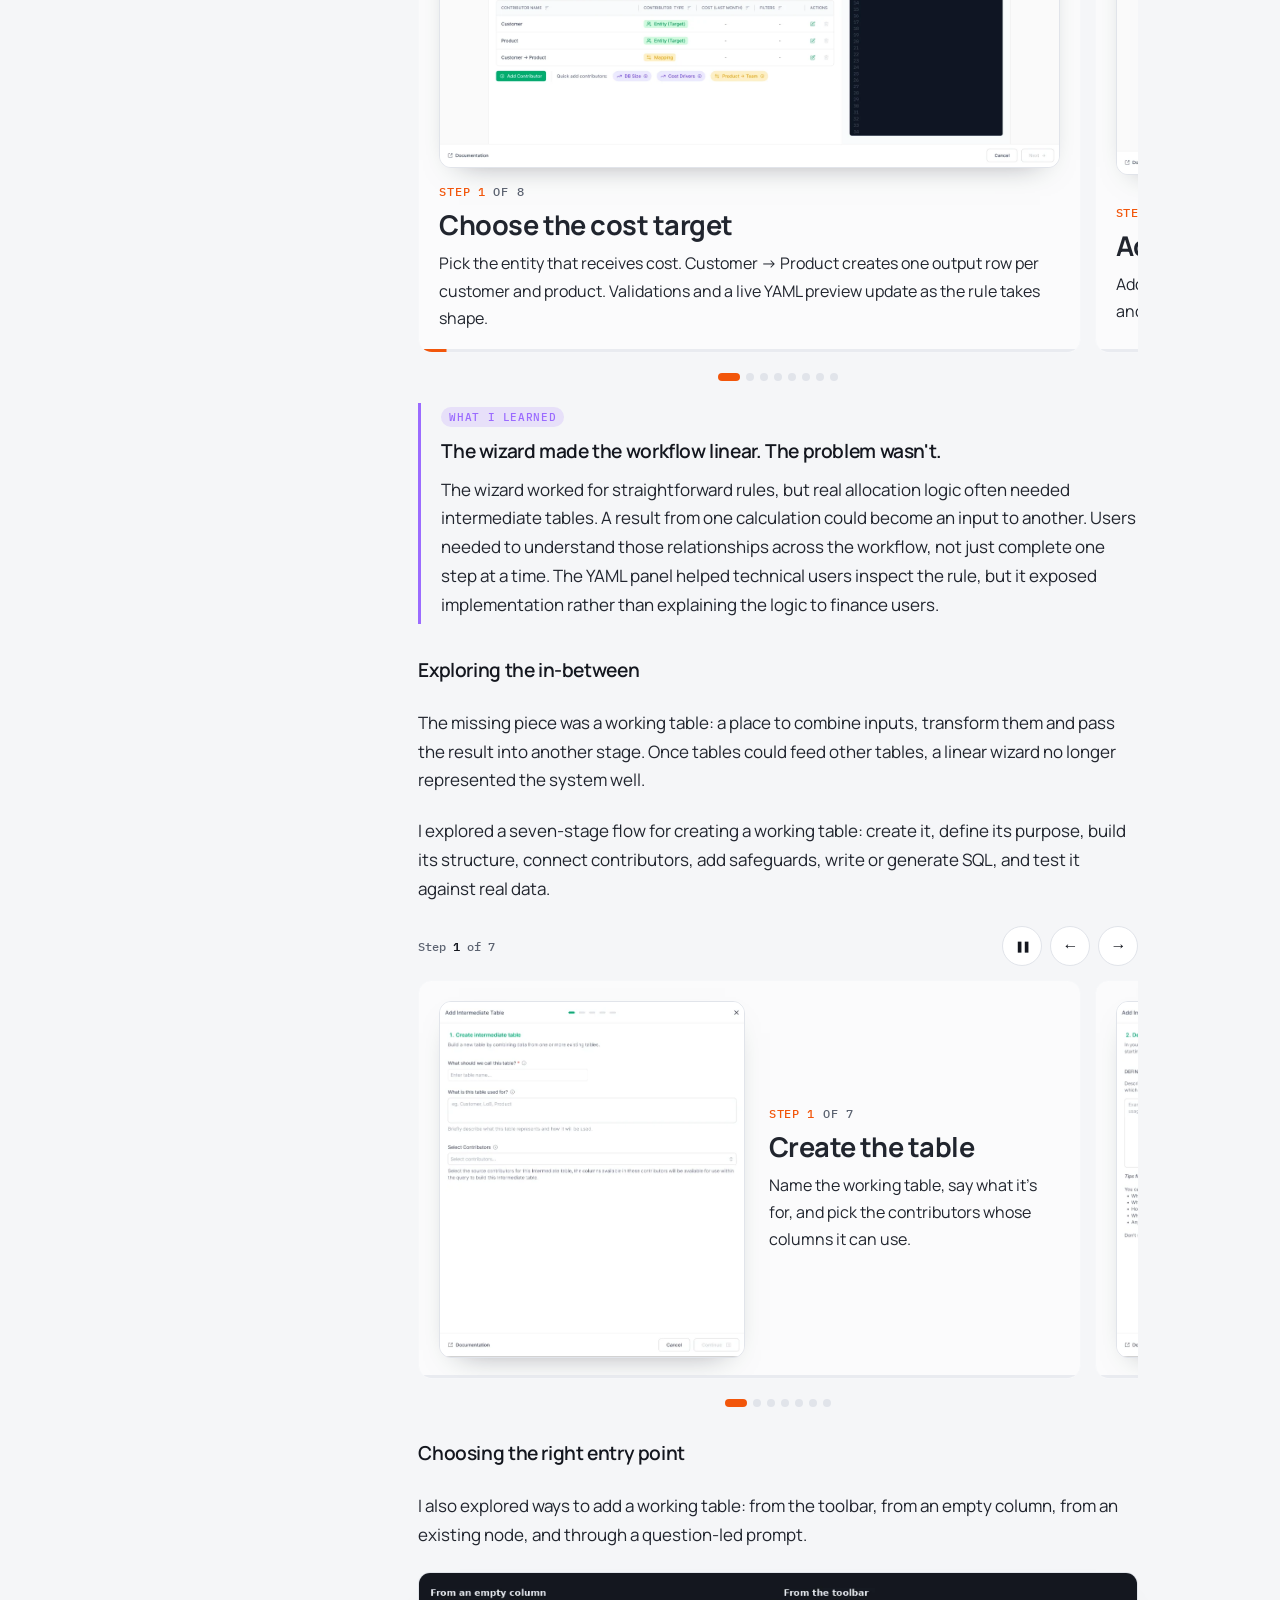
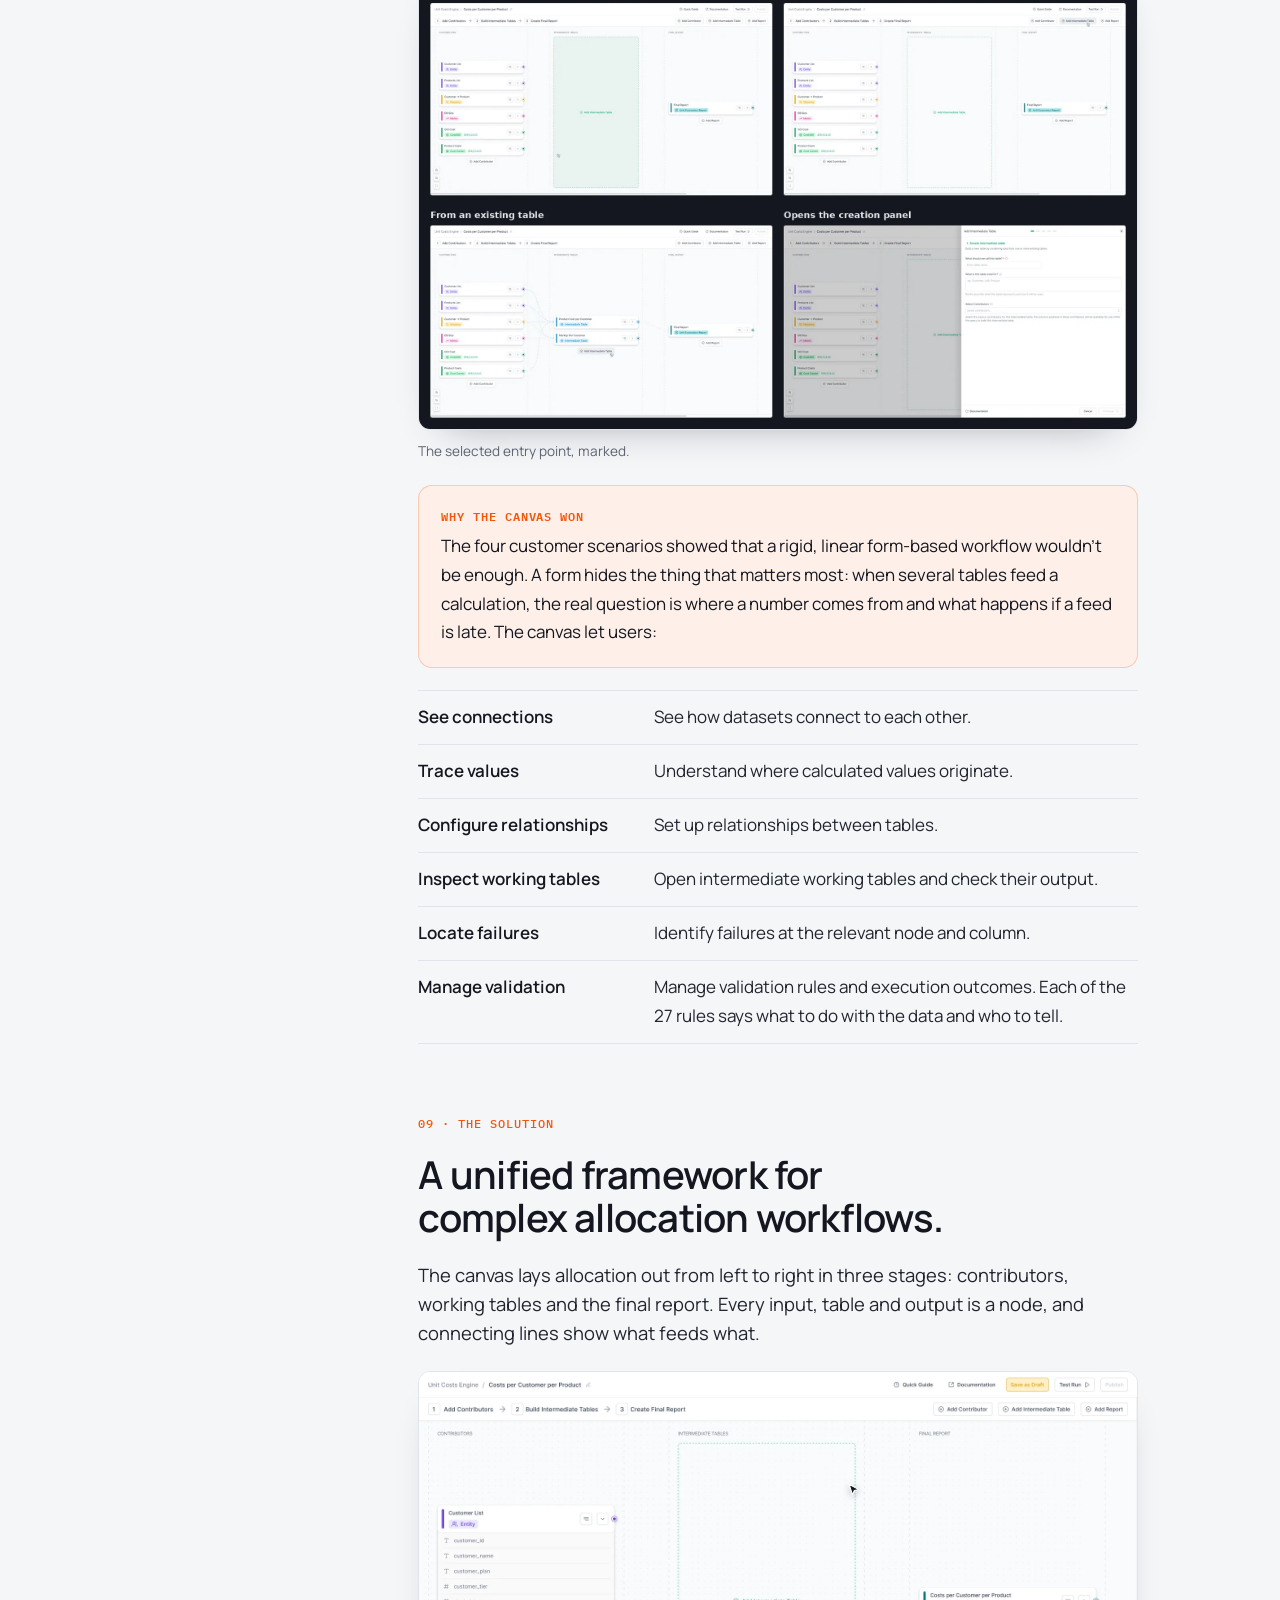
<file: case-unit-economics.html>
<!doctype html>
<html lang="en">
<head>
<meta charset="utf-8">
<meta name="viewport" content="width=device-width, initial-scale=1, viewport-fit=cover">
<meta name="description" content="Case study by Hrishikesh Kakade: turning an enterprise customer need into a scalable cost allocation framework for OneLens by Astuto.ai.">
<title>Advanced Cost Allocation — Hrishikesh Kakade</title>
<link rel="icon" href="favicon.svg" type="image/svg+xml">
<link rel="icon" href="favicon-32.png" sizes="32x32" type="image/png">
<link rel="apple-touch-icon" href="apple-touch-icon.png">
<link rel="preconnect" href="https://fonts.googleapis.com"><link rel="preconnect" href="https://fonts.gstatic.com" crossorigin><link rel="stylesheet" href="https://fonts.googleapis.com/css2?family=Manrope:wght@400;500;600;700;800&family=IBM+Plex+Mono:wght@400;500;600&display=swap">
<link rel="stylesheet" href="case.css">
<link rel="stylesheet" href="motion.css">
</head>
<body>
<!-- Content source: the "Unit Economics Cost Engine" tab of the Portfolio Case Studies doc.
     Screenshots come from the Advanced Cost Allocation Figma file and live in img/ue/. -->
<nav class="cnav" aria-label="Case study">
  <a class="nbtn back" href="index.html#work" aria-label="Back to all work"><i class="mark" aria-hidden="true"></i><svg viewBox="0 0 16 16" fill="none" stroke="currentColor" stroke-width="1.6" stroke-linecap="round" stroke-linejoin="round" aria-hidden="true"><path d="M10 3L5 8l5 5"/></svg><span class="nlabel">All work</span></a>
  <span class="nsep" aria-hidden="true"></span>
  <div class="ntitle">OneLens / <b>Advanced Cost Allocation</b></div>
  <button class="ttog" id="themeBtn" type="button" role="switch" aria-checked="false" aria-label="Dark mode"><span class="ttog-track"><i class="ttog-knob" aria-hidden="true"></i><svg class="ttog-sun" viewBox="0 0 24 24" fill="none" stroke="currentColor" stroke-width="2" stroke-linecap="round" aria-hidden="true"><circle cx="12" cy="12" r="4"/><path d="M12 2v2M12 20v2M4.9 4.9l1.4 1.4M17.7 17.7l1.4 1.4M2 12h2M20 12h2M4.9 19.1l1.4-1.4M17.7 6.3l1.4-1.4"/></svg><svg class="ttog-moon" viewBox="0 0 24 24" fill="none" stroke="currentColor" stroke-width="2" stroke-linecap="round" stroke-linejoin="round" aria-hidden="true"><path d="M21 12.8A9 9 0 1 1 11.2 3a7 7 0 0 0 9.8 9.8z"/></svg></span></button>
  <a class="nbtn" href="#" data-pdf="pdf/Hrishikesh_Kakade_Advanced_Cost_Allocation.pdf"><svg viewBox="0 0 16 16" fill="none" stroke="currentColor" stroke-width="1.4" stroke-linejoin="round" aria-hidden="true"><path d="M4 1.5h5.5L12.5 4.5v10h-8.5z M9.5 1.5v3h3"/></svg><span class="nlabel">View PDF</span></a>
  <a class="nbtn nprimary" href="index.html#contact">Let's talk</a>
  <span class="nprog" aria-hidden="true"></span>
</nav>

<main>
  <header class="hero wrap">
    <div class="crumb"><b>Case study</b><span>·</span><span>OneLens by Astuto.ai</span><span>·</span><span>FinOps / B2B SaaS</span></div>
    <h1>From an enterprise customer need to a scalable allocation framework.</h1>
    <p class="sum">This project was about more than a sophisticated cost allocation interface. It meant identifying and solving an enterprise-scale product gap through customer discovery, systems-level design and close alignment with business priorities.</p>
    <dl class="meta">
      <div><dt>Product</dt><dd>OneLens by Astuto</dd></div>
      <div><dt>Area</dt><dd>Unit Economics / Cost Allocation</dd></div>
      <div><dt>Role</dt><dd>Senior Product Designer</dd></div>
      <div><dt>Collaboration</dt><dd>Product, Engineering, business stakeholders, enterprise customer SPOCs</dd></div>
    </dl>
    <div class="hero-actions">
      <a class="btn primary" href="#overview">Explore the case study ↓</a>
      <a class="btn" href="#" data-pdf="pdf/Hrishikesh_Kakade_Advanced_Cost_Allocation.pdf">View PDF ↗</a>
    </div>
    <figure class="cover"><div class="uem uem-hero" role="img" aria-label="Animated preview: the allocation canvas appears, a working table is selected and expands to show its columns, and the run details panel slides in with SQL, safeguards and output preview."><div class="uem-bg"></div><img class="uem-layer uem-main" src="img/ue/motion/main.webp" alt="" width="1652" height="994" decoding="async"><span class="uem-hl" aria-hidden="true"></span><img class="uem-layer uem-panel" src="img/ue/motion/panel.webp" alt="" width="800" height="820" decoding="async"><img class="uem-layer uem-node" src="img/ue/motion/node.webp" alt="" width="492" height="376" decoding="async"><span class="uem-cur" aria-hidden="true"><svg viewBox="0 0 24 24"><path d="M4 2.5l6.5 18 2.6-7.4 7.4-2.6z" fill="#fff" stroke="#14171F" stroke-width="1.6" stroke-linejoin="round"/></svg></span></div><figcaption class="cover-cap">From fragmented cost data to a connected allocation model.</figcaption></figure>
  </header>

  <div class="wrap body">
    <nav class="toc" aria-label="Contents">
      <span class="lbl">On this page</span>
      <a href="#overview"><i>01</i>Overview</a><a href="#context"><i>02</i>Business context</a><a href="#discovery"><i>03</i>Customer discovery</a><a href="#problem"><i>04</i>Problem</a><a href="#challenge"><i>05</i>Design challenge</a><a href="#principles"><i>06</i>Design principles</a><a href="#foundation"><i>07</i>Building blocks</a><a href="#exploration"><i>08</i>Explorations</a><a href="#solution"><i>09</i>Solution</a><a href="#trust"><i>10</i>Building trust</a><a href="#outcome"><i>11</i>Outcomes</a><a href="#learnings"><i>12</i>Learnings</a><a href="#whats-next"><i>13</i>What's next</a>
    </nav>
    <article>

      <!-- 01 OVERVIEW -->
      <section class="sec" id="overview">
        <span class="sec-k">01 · Overview</span>
        <h2>A business-critical capability, shaped by real enterprise needs.</h2>
        <p class="lead">Some of Astuto's largest enterprise customers needed a more flexible way to understand the true cost of serving individual customers, products and business units. Their workflows were fragmented, hard to maintain and dependent on engineering support.</p>
        <p>I spoke directly with the SPOCs of four of these customers, studied their distinct allocation workflows, and translated those varied, complex requirements into one unified Unit Economics Cost Engine for OneLens. The capability strengthened OneLens' enterprise proposition and contributed to securing two large enterprise deals.</p>
        <div class="duo">
          <div class="card"><span class="k">My role</span><p>Senior Product Designer. I led customer conversations, problem definition, UX strategy, interaction design and end-to-end product design.</p></div>
          <div class="card"><span class="k">Team</span><p>Product, Engineering and business stakeholders, with the SPOCs of four enterprise customers.</p></div>
        </div>
      </section>

      <!-- 02 BUSINESS CONTEXT -->
      <section class="sec" id="context">
        <span class="sec-k">02 · The business context</span>
        <h2>A problem surfaced by our largest enterprise customers.</h2>
        <p class="lead">The need for a more sophisticated cost allocation engine came directly from conversations with some of Astuto's largest enterprise customers.</p>
        <p>As organisations scaled across multiple cloud providers, products, business units and customer segments, understanding the true cost of serving each customer became increasingly difficult. Their existing allocation workflows relied heavily on spreadsheets, manually maintained SQL queries and engineering support. FinOps teams struggled to model, validate and maintain complex allocation logic on their own.</p>
        <p>This wasn't an isolated request. It was a recurring challenge among larger enterprises, where shared infrastructure, complex organisational hierarchies and diverse cost drivers made traditional allocation approaches hard to scale.</p>
        <p>Addressing this gap was strategically important for Astuto. This was a business-critical product initiative rather than another feature enhancement: it strengthened OneLens' enterprise proposition and contributed to securing two large enterprise deals.</p>
        <h3>Why this mattered to the business</h3>
        <ul class="kv">
          <li><b>A real capability gap</b><span>It addressed a need raised by some of our largest customers.</span></li>
          <li><b>Enterprise fit</b><span>It strengthened the product's fit for complex enterprise environments.</span></li>
          <li><b>Sales value</b><span>It became part of the value proposition in sales conversations that contributed to two large enterprise deals.</span></li>
        </ul>
      </section>

      <!-- 03 DISCOVERY -->
      <section class="sec" id="discovery">
        <span class="sec-k">03 · Customer discovery</span>
        <h2>Four customers. Four real-world allocation challenges.</h2>
        <p class="lead">The feature was shaped by four real use cases from four different enterprise customers. I personally spoke with each customer's SPOC (single point of contact) to understand their existing allocation workflows, operational challenges and specific requirements.</p>
        <p>The goal wasn't to build four disconnected solutions. It was to find the common needs underneath them, and design one flexible framework that could serve all four.</p>
        <div class="usecases">
          <div class="uc"><span class="uc-id">Customer 01</span><h4>Cost per customer per product</h4><p class="uc-goal"><b>Goal</b>Split cloud database and product costs across each customer.</p><span class="uc-k">The challenge</span><ul><li>Match customer names spelled differently across files, using a helper table.</li><li>Share database cost by each customer's database usage.</li><li>Decide what happens to customers with no usage data.</li></ul><div class="uc-ex"><span>Documented example</span><p>29 of 77 customers had no database usage, leaving <b>$967.75</b> unallocated. One name in the usage data matched seven customers.</p></div></div>
          <div class="uc"><span class="uc-id">Customer 02</span><h4>Cost per squad</h4><p class="uc-goal"><b>Goal</b>Split shared Kubernetes costs across engineering squads.</p><span class="uc-k">The challenge</span><ul><li>Link API usage to squads, since the usage feed doesn't carry squad IDs.</li><li>Share infrastructure cost by each squad's API usage.</li><li>Catch usage data that covers only part of the month.</li></ul><div class="uc-ex"><span>Documented example</span><p>A usage feed covered <b>29 of 31 days</b>, understating every squad's cost. The shares still added up to 100%, so nothing else flagged it.</p></div></div>
          <div class="uc"><span class="uc-id">Customer 03</span><h4>Cost per loan type</h4><p class="uc-goal"><b>Goal</b>Work out what each loan type costs to run, across business units and shared platforms.</p><span class="uc-k">The challenge</span><ul><li>Split business-unit costs within each unit.</li><li>Split shared platform costs across all loan types.</li><li>Use the same usage metric at both scopes without mixing them up.</li></ul><div class="uc-ex"><span>Documented example</span><p>Averaging the per-loan column gave <b>$439.89</b> instead of the true <b>$444</b>. A product launched mid-month would have carried a full month of cost against 19 days of traffic.</p></div></div>
          <div class="uc"><span class="uc-id">Customer 04</span><h4>Margin by line of business</h4><p class="uc-goal"><b>Goal</b>Calculate margin for each line of business from several finance feeds.</p><span class="uc-k">The challenge</span><ul><li>Combine five financial data feeds, including revenue and budget.</li><li>Convert annual budget figures into monthly ones.</li><li>Stop the run when revenue data arrives late.</li></ul><div class="uc-ex"><span>Documented example</span><p>Averaging the margin column gave <b>71.28%</b> instead of the true <b>75.02%</b>. Treating annual budget as monthly would have made the variance twelve times too large.</p></div></div>
        </div>
        <h3>What these four scenarios revealed</h3>
        <p>Each customer needed something different, but the scenarios shared the same underlying product requirements.</p>
        <ul class="reqs"><li>Flexible relationships between datasets</li><li>Different allocation methods and scopes</li><li>Support for different data grains</li><li>Transparent intermediate calculations</li><li>Validation of incomplete or mismatched data</li><li>Financial accuracy and traceability</li></ul>
        <h3>Recurring challenges across the conversations</h3>
        <div class="cards two">
          <div class="card"><span class="k">Pattern 01</span><h4>Fragmented data and dependencies</h4><p>Allocation meant combining financial data with business metrics, customer mappings and operational datasets that weren't available in billing exports.</p></div>
          <div class="card"><span class="k">Pattern 02</span><h4>Heavy dependence on engineering</h4><p>Complex logic lived in SQL queries and spreadsheets, so routine changes needed a data engineer.</p></div>
          <div class="card"><span class="k">Pattern 03</span><h4>Limited visibility into the logic</h4><p>Users struggled to see how intermediate calculations contributed to final costs, which made validation and troubleshooting hard.</p></div>
          <div class="card"><span class="k">Pattern 04</span><h4>Enterprise complexity</h4><p>Business units, product hierarchies, shared infrastructure and customer relationships meant a simple one-step allocation model wasn't enough.</p></div>
        </div>
        <div class="callout"><b>Standard vs. flexible</b><p>Comparing the four use cases showed which capabilities could be standardised across every customer, and where each one needed room for its own logic. That split shaped the product architecture.</p></div>
      </section>

      <!-- 04 PROBLEM -->
      <section class="sec" id="problem">
        <span class="sec-k">04 · The problem</span>
        <h2>A bill says what you spent. Not what one customer costs.</h2>
        <p class="lead">Cloud billing data shows infrastructure spend, but it doesn't explain how that spend should be attributed to the customers, products or business units that consume shared resources.</p>
        <p>The problem gets significantly harder at enterprise scale. Every extra product, customer segment and business unit adds another layer of shared cost to untangle:</p>
        <div class="tscroll"><table class="ctable">
          <thead><tr><th scope="col">Enterprise complexity</th><th scope="col">Allocation challenge</th></tr></thead>
          <tbody>
            <tr><td>Multiple products</td><td>Distributing shared infrastructure costs</td></tr>
            <tr><td>Large customer bases</td><td>Attributing costs to individual customers</td></tr>
            <tr><td>Multiple business units</td><td>Rolling costs into organisational hierarchies</td></tr>
            <tr><td>Shared infrastructure</td><td>Splitting costs using custom business metrics</td></tr>
            <tr><td>Changing relationships</td><td>Maintaining reliable allocation logic over time</td></tr>
          </tbody>
        </table></div>
        <p>Traditional allocation methods struggled with these interconnected requirements without adding more manual work and operational overhead.</p>
        <figure><img class="shot" src="img/ue/workflow.webp" alt="The existing workflow: provider bills and business data go into spreadsheets and custom SQL, then manual allocation rules, then reports. When a number looks wrong, the FinOps analyst asks a data engineer, who writes and updates the spreadsheets, SQL and rules." width="1800" height="714" loading="lazy" decoding="async"><figcaption>Before: every change to the allocation logic went through a data engineer.</figcaption></figure>
      </section>

      <!-- 05 DESIGN CHALLENGE -->
      <section class="sec" id="challenge">
        <span class="sec-k">05 · Design challenge</span>
        <h2>Translating varied requirements into one cohesive experience.</h2>
        <div class="persona"><span class="av" aria-hidden="true">FA</span><div><span class="k">Primary user</span><h4>FinOps analyst</h4><p>Responsible for understanding and explaining cost distribution across products, customers and business units, while keeping allocation models accurate and up to date.</p></div></div>
        <div class="callout hmw"><b>How might we</b><p>How might we help enterprise FinOps teams build, manage and validate complex cost allocation workflows independently, while keeping the experience understandable, flexible and trustworthy?</p></div>
        <h3>From four use cases to one framework</h3>
        <ol class="thread">
          <li><b>Customer requirements</b><span>Four distinct allocation scenarios from four enterprise customers.</span></li>
          <li><b>Discovery insights</b><span>Common patterns, with workflow requirements that varied by customer.</span></li>
          <li><b>Product insight</b><span>A flexible framework was needed instead of four isolated solutions.</span></li>
          <li><b>Design response</b><span>A visual, multi-stage allocation experience with reusable datasets and intermediate calculations.</span></li>
          <li><b>Business outcome</b><span>A capability that addressed a critical enterprise requirement and contributed to two large deals.</span></li>
        </ol>
      </section>

      <!-- 05 PRINCIPLES -->
      <section class="sec" id="principles">
        <span class="sec-k">06 · Design principles</span>
        <h2>Five principles that shaped the direction.</h2>
        <p class="lead">The patterns across the four use cases pointed to a set of experience requirements.</p>
        <div class="numcards five">
          <div><i>01</i><h4>Flexibility without unnecessary complexity</h4><p>Support different allocation methods, business metrics and data relationships without forcing users into a rigid workflow.</p></div>
          <div><i>02</i><h4>Transparency at every stage</h4><p>Make intermediate calculations and transformations visible, so users can see how final costs are derived.</p></div>
          <div><i>03</i><h4>Reusable building blocks</h4><p>Let users create and reuse datasets and allocation logic instead of rebuilding the same foundations.</p></div>
          <div><i>04</i><h4>Confidence before execution</h4><p>Give users ways to validate logic and inspect outputs before applying allocation changes.</p></div>
          <div><i>05</i><h4>Control over ongoing operations</h4><p>Support iteration, versioning and execution history, so teams can manage workflows as business needs evolve.</p></div>
        </div>
      </section>

      <!-- 06 BUILDING BLOCKS -->
      <section class="sec" id="foundation">
        <span class="sec-k">07 · Building blocks</span>
        <h2>The data the bill doesn't have.</h2>
        <p class="lead">The solution needed more than a single allocation step. It needed a framework that brings data inputs, transformations and allocation logic together. So before designing the builder, I worked on the data model underneath it.</p>
        <p>Each of the five building blocks answers a requirement that came up in discovery.</p>
        <div class="cards"><div class="card"><span class="k">Entity · Target</span><h4>Things that receive cost</h4><p>Products or lines of business that become the rows of the output report.</p><p class="why">Solves: rolling costs up into products and business units.</p></div><div class="card"><span class="k">Entity · Source</span><h4>Dimensions used in rules</h4><p>Customers or other business dimensions that rules can split or filter by.</p><p class="why">Solves: attributing costs to individual customers.</p></div><div class="card"><span class="k">Mapping</span><h4>Relationships between entities</h4><p>ID pairs such as Customer → Product, with effective dates when relationships change over time.</p><p class="why">Solves: relationships that change over time.</p></div><div class="card"><span class="k">Metric</span><h4>Usage and business numbers</h4><p>Revenue, database size or cost drivers that determine how shared costs are distributed.</p><p class="why">Solves: splitting shared infrastructure by custom business metrics.</p></div><div class="card"><span class="k">Derived dataset</span><h4>Transformed raw data</h4><p>Cleaned and standardised data, such as normalised usage by customer, ready for allocation.</p><p class="why">Solves: fragmented data that isn't in billing exports.</p></div></div>
        <figure><img class="shot" src="img/ue/building-blocks.webp?v=2" alt="How the building blocks connect: the Customer (source) and Product (target) entities link through a Customer to Product mapping. Revenue and Usage metrics combine into a derived dataset. The mapping and the derived dataset both feed the allocation input, and the mapping can also inform the derived dataset." width="1128" height="1015" loading="lazy" decoding="async"><figcaption>Example: how the building blocks connect.</figcaption></figure>
        <h3>Decisions that shaped the dataset experience</h3>
        <ul class="kv">
          <li><b>One list with health</b><span>Show each dataset's key, grain, input method, record count, owner and health status.</span></li>
          <li><b>Four ways to add data</b><span>API pull, manual CSV/XLSX upload, CSV/XLSX from an S3 bucket, or manual entry in a OneLens table.</span></li>
          <li><b>Upload first, fields second</b><span>Let users start with a file and review suggested metadata.</span></li>
          <li><b>Reuse existing dimensions</b><span>Use dimensions and cost centres already available in OneLens where possible.</span></li>
          <li><b>Time-aware relationships</b><span>Effective dates let mappings change without rewriting historical periods.</span></li>
        </ul>
        <div class="pair stack">
          <figure><span class="pill">List</span><img class="shot" src="img/ue/datasets-list.webp" alt="Datasets list with type, key, grain, input, records, owner and health" width="1600" height="900" loading="lazy" decoding="async"><figcaption>Health, grain, owner and input method for every dataset.</figcaption></figure>
          <figure><span class="pill">Add</span><img class="shot" src="img/ue/add-mapping.webp" alt="Add Mapping panel: mapping name, cardinality, entities, owner, granularity and input method" width="1600" height="900" loading="lazy" decoding="async"><figcaption>Pick the input method: API pull, file upload, S3 bucket or manual entry.</figcaption></figure>
        </div>
      </section>

      <!-- 07 INTERACTION MODEL -->
      <section class="sec" id="exploration">
        <span class="sec-k">08 · Explorations</span>
        <h2>From a guided wizard to a visual canvas.</h2>
        <p class="lead">The four use cases made one thing clear: enterprise workflows were interconnected rather than strictly linear. Users worked across datasets, intermediate calculations and allocation steps, often revisiting earlier logic as requirements changed.</p>
        <p>An allocation rule has several stages: which costs are being allocated, which inputs contribute, and how the results flow into the final report. My first approach was a guided, four-step wizard.</p>
        <ol class="steps4">
          <li><b>Targets and contributors</b><span>Choose the primary target and add datasets, cost centres and other inputs.</span></li>
          <li><b>Report computation</b><span>Define calculation rules, each producing a column in the output.</span></li>
          <li><b>Fallback policies</b><span>Decide what happens to costs that no rule catches.</span></li>
          <li><b>Dry run</b><span>Preview the output before saving or publishing.</span></li>
        </ol>
        <h3>How version 1 worked</h3>
        <p>Here's a single rule built end to end in the wizard: allocating shared costs to each customer and product by database size, then adding a calculated total.</p>
        <div class="stages landscape" data-viewer="Version 1 wizard steps" aria-roledescription="carousel" aria-label="Building an allocation rule in the version 1 wizard">
          <div class="stages-bar">
            <span class="stages-count" aria-live="polite"><span class="pill v1">Version 1</span> Step <b>1</b> of 8</span>
            <div class="stages-nav"><button type="button" class="sbtn" aria-pressed="true" aria-label="Pause auto-play">❚❚</button><button type="button" class="sbtn" aria-label="Previous step">←</button><button type="button" class="sbtn" aria-label="Next step">→</button></div>
          </div>
          <ol class="stages-track">
            <li class="sc">
              <img class="shot" src="img/ue/v1/1-target.webp" alt="Step 1, configure cost targets: Customer to Product selected as the target, contributors table with the targets, validations and the report YAML" width="1600" height="900" loading="lazy" decoding="async">
              <div class="sc-txt"><span class="sc-n">Step 1 <i>of 8</i></span><h4>Choose the cost target</h4><p>Pick the entity that receives cost. Customer → Product creates one output row per customer and product. Validations and a live YAML preview update as the rule takes shape.</p></div>
            </li>
            <li class="sc">
              <img class="shot" src="img/ue/v1/2-contributors.webp" alt="Step 1, set up contributors: DB Size and Revenue metrics added, with a warning that Revenue has no relation to the targets" width="1600" height="900" loading="lazy" decoding="async">
              <div class="sc-txt"><span class="sc-n">Step 2 <i>of 8</i></span><h4>Add contributors</h4><p>Add the costs and metrics the rule can draw on: datasets, cost centres, virtual tags and Cost360 costs. Revenue is flagged because it has no relation to the targets.</p></div>
            </li>
            <li class="sc">
              <img class="shot" src="img/ue/v1/3-allocate.webp" alt="Allocate Costs dialog: shared cost allocated using the Customer to Product mapping, proportional to the DB Size metric" width="1600" height="900" loading="lazy" decoding="async">
              <div class="sc-txt"><span class="sc-n">Step 3 <i>of 8</i></span><h4>Allocate a cost</h4><p>Split Shared Cost across the Customer → Product mapping, proportionally by DB Size. Even split, manual weights and fixed percentages are the other strategies, and a plain-language note confirms what will happen.</p></div>
            </li>
            <li class="sc">
              <img class="shot" src="img/ue/v1/4-allocated.webp" alt="Report computation with one healthy allocation rule, the output table showing customer, product and shared product cost columns" width="1600" height="900" loading="lazy" decoding="async">
              <div class="sc-txt"><span class="sc-n">Step 4 <i>of 8</i></span><h4>Each allocation becomes a column</h4><p>The allocation adds a Shared Product Cost column to the output table and a variable, shared_product_cost, that later steps can use. The YAML gains an ALLOCATE block.</p></div>
            </li>
            <li class="sc">
              <img class="shot" src="img/ue/v1/5-calculate.webp" alt="Calculate Value dialog: total customer cost equals shared product cost plus AWS costs, with available fields, operators and functions" width="1600" height="900" loading="lazy" decoding="async">
              <div class="sc-txt"><span class="sc-n">Step 5 <i>of 8</i></span><h4>Calculate a value</h4><p>A formula builder combines earlier results. Fields, operators and functions are a click away, and the expression is checked as it's written. Here, total customer cost is shared product cost plus AWS costs.</p></div>
            </li>
            <li class="sc">
              <img class="shot" src="img/ue/v1/6-rules.webp" alt="Computation rules: two allocations and one calculation, all healthy, producing five output columns" width="1600" height="900" loading="lazy" decoding="async">
              <div class="sc-txt"><span class="sc-n">Step 6 <i>of 8</i></span><h4>Chain the computations</h4><p>Allocations and calculations stack in order, each marked healthy, until the output table has every column the report needs.</p></div>
            </li>
            <li class="sc">
              <img class="shot" src="img/ue/v1/7-fallback.webp" alt="Fallback policies for source and data, and target and eligibility conditions, each with an action and its impact" width="1600" height="900" loading="lazy" decoding="async">
              <div class="sc-txt"><span class="sc-n">Step 7 <i>of 8</i></span><h4>Set fallback policies</h4><p>Decide what the engine does when data misbehaves: missing sources, stale metrics, unmapped targets. Each choice shows its impact, whether it logs, flags or halts the run.</p></div>
            </li>
            <li class="sc">
              <img class="shot" src="img/ue/v1/8-dry-run.webp" alt="Dry run results: $359,000 cost pool, 24 rows, 12 of 12 validations passed, and an output preview" width="1600" height="900" loading="lazy" decoding="async">
              <div class="sc-txt"><span class="sc-n">Step 8 <i>of 8</i></span><h4>Dry run before publishing</h4><p>Test the rule on real data for a period without writing any output. Twelve checks run, from weights summing to one to allocated cost matching source cost, alongside a preview of the output rows.</p></div>
            </li>
          </ol>
          <div class="stages-dots" role="tablist" aria-label="Choose a step"><button type="button" role="tab" aria-label="Step 1" data-i="0"></button><button type="button" role="tab" aria-label="Step 2" data-i="1"></button><button type="button" role="tab" aria-label="Step 3" data-i="2"></button><button type="button" role="tab" aria-label="Step 4" data-i="3"></button><button type="button" role="tab" aria-label="Step 5" data-i="4"></button><button type="button" role="tab" aria-label="Step 6" data-i="5"></button><button type="button" role="tab" aria-label="Step 7" data-i="6"></button><button type="button" role="tab" aria-label="Step 8" data-i="7"></button></div>
        </div>
        <div class="learned"><span class="pill">What I learned</span><h3>The wizard made the workflow linear. The problem wasn't.</h3><p>The wizard worked for straightforward rules, but real allocation logic often needed intermediate tables. A result from one calculation could become an input to another. Users needed to understand those relationships across the workflow, not just complete one step at a time. The YAML panel helped technical users inspect the rule, but it exposed implementation rather than explaining the logic to finance users.</p></div>
        <h3>Exploring the in-between</h3>
        <p>The missing piece was a working table: a place to combine inputs, transform them and pass the result into another stage. Once tables could feed other tables, a linear wizard no longer represented the system well.</p>
        <p>I explored a seven-stage flow for creating a working table: create it, define its purpose, build its structure, connect contributors, add safeguards, write or generate SQL, and test it against real data.</p>
        <div class="stages" aria-roledescription="carousel" aria-label="The seven stages of building a working table">
          <div class="stages-bar">
            <span class="stages-count" aria-live="polite">Step <b id="stageNow">1</b> of 7</span>
            <div class="stages-nav"><button type="button" class="sbtn" id="stagePlay" aria-pressed="true" aria-label="Pause auto-play">❚❚</button><button type="button" class="sbtn" id="stagePrev" aria-label="Previous step">←</button><button type="button" class="sbtn" id="stageNext" aria-label="Next step">→</button></div>
          </div>
          <ol class="stages-track" id="stageTrack">
            <li class="sc" id="stage-1">
              <img class="shot" src="img/ue/stage-1.webp" alt="Step 1, Create the table: the Add Intermediate Table panel" width="673" height="788" loading="lazy" decoding="async">
              <div class="sc-txt"><span class="sc-n">Step 1 <i>of 7</i></span><h4>Create the table</h4><p>Name the working table, say what it's for, and pick the contributors whose columns it can use.</p></div>
            </li>
            <li class="sc" id="stage-2">
              <img class="shot" src="img/ue/stage-2.webp" alt="Step 2, Define the logic: the Add Intermediate Table panel" width="673" height="788" loading="lazy" decoding="async">
              <div class="sc-txt"><span class="sc-n">Step 2 <i>of 7</i></span><h4>Define the logic</h4><p>Describe in plain English what the table should calculate. No SQL needed: the description becomes the starting point for the logic.</p></div>
            </li>
            <li class="sc" id="stage-3">
              <img class="shot" src="img/ue/stage-3.webp" alt="Step 3, Build the structure: the Add Intermediate Table panel" width="673" height="788" loading="lazy" decoding="async">
              <div class="sc-txt"><span class="sc-n">Step 3 <i>of 7</i></span><h4>Build the structure</h4><p>Choose what each row represents, the table's grain, then add the columns and calculations the output needs.</p></div>
            </li>
            <li class="sc" id="stage-4">
              <img class="shot" src="img/ue/stage-4.webp" alt="Step 4, Connect contributors: the Add Intermediate Table panel" width="673" height="788" loading="lazy" decoding="async">
              <div class="sc-txt"><span class="sc-n">Step 4 <i>of 7</i></span><h4>Connect contributors</h4><p>OneLens suggests how the sources relate, by matching columns or looking up a value. Users accept a suggestion or add their own.</p></div>
            </li>
            <li class="sc" id="stage-5">
              <img class="shot" src="img/ue/stage-5.webp" alt="Step 5, Add safeguards: the Add Intermediate Table panel" width="673" height="788" loading="lazy" decoding="async">
              <div class="sc-txt"><span class="sc-n">Step 5 <i>of 7</i></span><h4>Add safeguards</h4><p>Decide what happens when data is missing, late or doesn't match, and who gets notified.</p></div>
            </li>
            <li class="sc" id="stage-6">
              <img class="shot" src="img/ue/stage-6.webp" alt="Step 6, Generate SQL: the Add Intermediate Table panel" width="673" height="788" loading="lazy" decoding="async">
              <div class="sc-txt"><span class="sc-n">Step 6 <i>of 7</i></span><h4>Generate SQL</h4><p>Everything so far becomes a guide to hand to an LLM. Users paste the SQL it returns and can review or edit it.</p></div>
            </li>
            <li class="sc" id="stage-7">
              <img class="shot" src="img/ue/stage-7.webp" alt="Step 7, Test and publish: the Add Intermediate Table panel" width="673" height="788" loading="lazy" decoding="async">
              <div class="sc-txt"><span class="sc-n">Step 7 <i>of 7</i></span><h4>Test and publish</h4><p>Run the SQL against source data, check warnings and blockers, then publish the table.</p></div>
            </li>
          </ol>
          <div class="stages-dots" role="tablist" aria-label="Choose a step"><button type="button" role="tab" aria-label="Step 1" data-i="0"></button><button type="button" role="tab" aria-label="Step 2" data-i="1"></button><button type="button" role="tab" aria-label="Step 3" data-i="2"></button><button type="button" role="tab" aria-label="Step 4" data-i="3"></button><button type="button" role="tab" aria-label="Step 5" data-i="4"></button><button type="button" role="tab" aria-label="Step 6" data-i="5"></button><button type="button" role="tab" aria-label="Step 7" data-i="6"></button></div>
        </div>
        <h3>Choosing the right entry point</h3>
        <p>I also explored ways to add a working table: from the toolbar, from an empty column, from an existing node, and through a question-led prompt.</p>
        <figure><img class="shot" src="img/ue/entry-points.webp" alt="Four ways to add a working table on the canvas" width="1764" height="1120" loading="lazy" decoding="async"><figcaption>The selected entry point, marked.</figcaption></figure>
        <div class="callout"><b>Why the canvas won</b><p>The four customer scenarios showed that a rigid, linear form-based workflow wouldn't be enough. A form hides the thing that matters most: when several tables feed a calculation, the real question is where a number comes from and what happens if a feed is late. The canvas let users:</p></div>
        <ul class="kv">
          <li><b>See connections</b><span>See how datasets connect to each other.</span></li>
          <li><b>Trace values</b><span>Understand where calculated values originate.</span></li>
          <li><b>Configure relationships</b><span>Set up relationships between tables.</span></li>
          <li><b>Inspect working tables</b><span>Open intermediate working tables and check their output.</span></li>
          <li><b>Locate failures</b><span>Identify failures at the relevant node and column.</span></li>
          <li><b>Manage validation</b><span>Manage validation rules and execution outcomes. Each of the 27 rules says what to do with the data and who to tell.</span></li>
        </ul>
      </section>

      <!-- 08 SOLUTION -->
      <section class="sec" id="solution">
        <span class="sec-k">09 · The solution</span>
        <h2>A unified framework for complex allocation workflows.</h2>
        <p class="lead">The canvas lays allocation out from left to right in three stages: contributors, working tables and the final report. Every input, table and output is a node, and connecting lines show what feeds what.</p>
        <figure class="anl" id="cvm" data-w="1920" data-h="1080" role="img" aria-label="Animated walkthrough of the canvas: adding three contributors, adding two working tables that combine them, and chaining a second-level working table towards the final report">
          <div class="anl-stage" style="aspect-ratio:16/9">
            <img class="anl-f on" src="img/ue/cv/1.webp" alt="" width="1600" height="900" decoding="async" data-f="1">
            <img class="anl-f" src="img/ue/cv/2.webp" alt="" width="1600" height="900" loading="lazy" decoding="async" data-f="2">
            <img class="anl-f" src="img/ue/cv/3.webp" alt="" width="1600" height="900" loading="lazy" decoding="async" data-f="3">
            <img class="anl-f" src="img/ue/cv/4.webp" alt="" width="1600" height="900" loading="lazy" decoding="async" data-f="4">
            <img class="anl-f" src="img/ue/cv/5.webp" alt="" width="1600" height="900" loading="lazy" decoding="async" data-f="5">
            <img class="anl-f" src="img/ue/cv/6.webp" alt="" width="1600" height="900" loading="lazy" decoding="async" data-f="6">
            <span class="anl-ring" aria-hidden="true"></span>
            <span class="anl-cur" aria-hidden="true"><svg viewBox="0 0 24 24"><path d="M5 3l14 7.5-6.2 1.6L10 18.5z" fill="#14171F" stroke="#fff" stroke-width="1.6" stroke-linejoin="round"/></svg></span>
            <span class="anl-cap" aria-hidden="true"></span>
          </div>
          <figcaption>Contributors, working tables and the final report on one canvas.</figcaption>
        </figure>
        <div class="numcards">
          <div><i>01</i><h4>Prepare the data</h4><p>Bring entities, mappings, metrics and cost inputs into one managed dataset layer. Surface data health and metadata before a rule uses the input.</p></div>
          <div><i>02</i><h4>Build allocation logic</h4><p>Connect contributors, create intermediate working tables and define how costs flow into the final unit economics report.</p></div>
          <div><i>03</i><h4>Transform and validate</h4><p>Use derived datasets, SQL transformations and AI-assisted query generation to prepare data and test calculations before they run.</p></div>
          <div><i>04</i><h4>Analyse and manage</h4><p>Explore allocation reports, compare versions, group and filter by business dimensions, and understand how costs roll up through the hierarchy.</p></div>
        </div>
        <h3>How version 2 works</h3>
        <p>The same kind of question, built on the canvas: sharing infrastructure cost across each customer and product by database usage, through working tables that feed the final report.</p>
        <div class="stages landscape" data-viewer="Version 2 canvas steps" aria-roledescription="carousel" aria-label="Building an allocation rule on the version 2 canvas">
          <div class="stages-bar">
            <span class="stages-count" aria-live="polite"><span class="pill v1 v2">Version 2</span> Step <b>1</b> of 9</span>
            <div class="stages-nav"><button type="button" class="sbtn" aria-pressed="true" aria-label="Pause auto-play">❚❚</button><button type="button" class="sbtn" aria-label="Previous step">←</button><button type="button" class="sbtn" aria-label="Next step">→</button></div>
          </div>
          <ol class="stages-track">
            <li class="sc">
              <img class="shot" src="img/ue/v2/1-canvas.webp" alt="Empty rule canvas with Customer List, Products List and the Customer to Product mapping as contributors, and empty working table and final report columns" width="1600" height="900" loading="lazy" decoding="async">
              <div class="sc-txt"><span class="sc-n">Step 1 <i>of 9</i></span><h4>Start on a three-stage canvas</h4><p>A new rule opens as a canvas with three columns: contributors, working tables and the final report. The targets, here customers, products and the mapping between them, are already in place.</p></div>
            </li>
            <li class="sc">
              <img class="shot" src="img/ue/v2/2-contributors.webp" alt="Canvas with eight contributors, including DB size, product costs, DB cost and shared cost with their spend, and the final report node" width="1600" height="900" loading="lazy" decoding="async">
              <div class="sc-txt"><span class="sc-n">Step 2 <i>of 9</i></span><h4>Add contributors</h4><p>Bring in everything the rule can use: entities, a mapping, a derived dataset, a metric, and costs from a cost centre, a virtual tag and Cost360, each showing its spend. The final report node waits on the right.</p></div>
            </li>
            <li class="sc">
              <img class="shot" src="img/ue/v2/3-describe.webp" alt="Configure Report panel, step 2: a plain-English description of a monthly table that allocates shared infrastructure cost by usage" width="1600" height="900" loading="lazy" decoding="async">
              <div class="sc-txt"><span class="sc-n">Step 3 <i>of 9</i></span><h4>Describe the logic in plain English</h4><p>Instead of picking an allocation strategy from a form, users describe what the table should calculate. The description guides the table's structure and, later, its SQL.</p></div>
            </li>
            <li class="sc">
              <img class="shot" src="img/ue/v2/4-structure.webp" alt="Configure Report panel, step 3: grain of customer and product, with grain, direct and calculated columns" width="1600" height="900" loading="lazy" decoding="async">
              <div class="sc-txt"><span class="sc-n">Step 4 <i>of 9</i></span><h4>Define the grain and the columns</h4><p>Choose what each row represents, here customer and product, then add columns. Grain columns identify the row, direct columns bring a value in as it is, and calculated columns describe the maths.</p></div>
            </li>
            <li class="sc">
              <img class="shot" src="img/ue/v2/5-connect.webp" alt="Configure Report panel, step 4: suggested and confirmed connections, using matched columns and look-up values" width="1600" height="900" loading="lazy" decoding="async">
              <div class="sc-txt"><span class="sc-n">Step 5 <i>of 9</i></span><h4>Connect the contributors</h4><p>OneLens suggests how sources relate. Matching columns joins two contributors on a shared key; a look-up brings in a value for a calculation without adding a column.</p></div>
            </li>
            <li class="sc">
              <img class="shot" src="img/ue/v2/6-safeguards.webp" alt="A working table selected on the canvas, with its safeguards tab listing conditions, what should happen and who should be notified" width="1600" height="900" loading="lazy" decoding="async">
              <div class="sc-txt"><span class="sc-n">Step 6 <i>of 9</i></span><h4>Chain working tables, each with safeguards</h4><p>Working tables such as Product Cost per Customer and Markup per Customer combine inputs and pass their results on. Each carries its own safeguards: 17 questions about late, missing or unmatched data, and who to notify.</p></div>
            </li>
            <li class="sc">
              <img class="shot" src="img/ue/v2/7-test.webp" alt="Final report test run: 182 rows created, 1 of 27 safeguards triggered, a warning that 3 rows could not be matched, and an output preview" width="1600" height="900" loading="lazy" decoding="async">
              <div class="sc-txt"><span class="sc-n">Step 7 <i>of 9</i></span><h4>Test each table</h4><p>A test run shows the SQL, rows created, safeguards triggered and any warnings. Here three rows couldn't be matched and stayed unallocated, as the safeguards said. The preview shows the calculated columns: infra cost, markup, total and cost per unit.</p></div>
            </li>
            <li class="sc">
              <img class="shot" src="img/ue/v2/8-run.webp" alt="The full canvas with contributors, two layers of working tables and the final report, and run results saying all tables ran successfully" width="1600" height="900" loading="lazy" decoding="async">
              <div class="sc-txt"><span class="sc-n">Step 8 <i>of 9</i></span><h4>Run the whole rule</h4><p>Test Run executes every table in order, from the contributors through two layers of working tables to the final report, and confirms the rule is ready to publish.</p></div>
            </li>
            <li class="sc">
              <img class="shot" src="img/ue/v2/9-publish.webp" alt="Publish Report dialog: report name, output table name, purpose, and a monthly run schedule with a retry window" width="1600" height="900" loading="lazy" decoding="async">
              <div class="sc-txt"><span class="sc-n">Step 9 <i>of 9</i></span><h4>Publish on a schedule</h4><p>Name the output table, say what the report is for, and set how often it runs, on which day of the month and how long to retry.</p></div>
            </li>
          </ol>
          <div class="stages-dots" role="tablist" aria-label="Choose a step"><button type="button" role="tab" aria-label="Step 1" data-i="0"></button><button type="button" role="tab" aria-label="Step 2" data-i="1"></button><button type="button" role="tab" aria-label="Step 3" data-i="2"></button><button type="button" role="tab" aria-label="Step 4" data-i="3"></button><button type="button" role="tab" aria-label="Step 5" data-i="4"></button><button type="button" role="tab" aria-label="Step 6" data-i="5"></button><button type="button" role="tab" aria-label="Step 7" data-i="6"></button><button type="button" role="tab" aria-label="Step 8" data-i="7"></button><button type="button" role="tab" aria-label="Step 9" data-i="8"></button></div>
        </div>
        <div class="feature">
          <div class="txt"><h3>Keeping the canvas readable, with depth one click away</h3><p>Customers needed to see how intermediate calculations contributed to final costs. Nodes communicate contributor type and relevant cost context at a glance. Selecting a node opens a side panel for its definition, structure, connections, safeguards, SQL and test results. The canvas stays focused on the overall flow while detailed configuration remains accessible when needed.</p></div>
          <img class="shot" src="img/ue/node-panel.webp" alt="A working table selected, with its run details, SQL, warnings and output preview in the side panel" width="1600" height="900" loading="lazy" decoding="async">
        </div>
        <h3>Making data transformation accessible</h3>
        <p>The data allocation needs is rarely in one place or one format. Derived datasets let users build a clean entity, mapping or metric from datasets already in OneLens, before it enters an allocation rule.</p>
        <p>Allocation logic used to live in SQL that only data engineers could change. Here, users describe what they need in plain language and OneLens turns it into a guide for an LLM. Technical users can still inspect, edit and dry-run the SQL before anything is created.</p>
        <div class="stages" data-viewer="Derived dataset steps" aria-roledescription="carousel" aria-label="Creating a derived dataset">
          <div class="stages-bar">
            <span class="stages-count" aria-live="polite"><span class="pill v1">Derived dataset</span> Step <b>1</b> of 7</span>
            <div class="stages-nav"><button type="button" class="sbtn" aria-pressed="true" aria-label="Pause auto-play">❚❚</button><button type="button" class="sbtn" aria-label="Previous step">←</button><button type="button" class="sbtn" aria-label="Next step">→</button></div>
          </div>
          <ol class="stages-track">
            <li class="sc">
              <img class="shot" src="img/ue/derived/1-basics.webp" alt="Add Derived Dataset, step 1: Entity type selected, Customers name, cost target role, owner and owner team" width="864" height="1080" loading="lazy" decoding="async">
              <div class="sc-txt"><span class="sc-n">Step 1 <i>of 7</i></span><h4>Basic details</h4><p>Choose what the derived dataset is: an entity, a mapping or a metric. Here it's a Customers entity with the cost target role, so it becomes rows in the output report. Name, owner and team are set up front.</p></div>
            </li>
            <li class="sc">
              <img class="shot" src="img/ue/derived/2-sources.webp" alt="Step 2: the list of source datasets with their type and available columns" width="864" height="1080" loading="lazy" decoding="async">
              <div class="sc-txt"><span class="sc-n">Step 2 <i>of 7</i></span><h4>Pick the sources</h4><p>Every dataset already in OneLens is listed with its type and available columns, so users can see what each source offers before choosing it.</p></div>
            </li>
            <li class="sc">
              <img class="shot" src="img/ue/derived/3-logic.webp" alt="Step 2 with Customer, DB Size and Revenue selected, and a field to describe what the dataset should do" width="864" height="1080" loading="lazy" decoding="async">
              <div class="sc-txt"><span class="sc-n">Step 3 <i>of 7</i></span><h4>Describe the logic</h4><p>Select the sources, here Customer, DB Size and Revenue, then optionally say what the dataset should do, including rules, exclusions and edge cases.</p></div>
            </li>
            <li class="sc">
              <img class="shot" src="img/ue/derived/4-guide.webp" alt="Step 3: a generated guide to copy into an LLM, describing the data and the required output" width="864" height="1080" loading="lazy" decoding="async">
              <div class="sc-txt"><span class="sc-n">Step 4 <i>of 7</i></span><h4>Get a guide for your LLM</h4><p>OneLens builds a guide from the selected datasets: how they're stored, what the query must return and the user's requirements. Users copy it into the LLM of their choice.</p></div>
            </li>
            <li class="sc">
              <img class="shot" src="img/ue/derived/5-sql.webp" alt="Step 4: the derivation query pasted in, with a Dry-run button" width="864" height="1080" loading="lazy" decoding="async">
              <div class="sc-txt"><span class="sc-n">Step 5 <i>of 7</i></span><h4>Paste the SQL</h4><p>The SQL the LLM returns goes back into OneLens, written with OneLens functions such as ALIAS and RENAME rather than raw SQL equivalents.</p></div>
            </li>
            <li class="sc">
              <img class="shot" src="img/ue/derived/6-dry-run.webp" alt="Step 4 after a dry run: metadata fields with their types and required toggles, and a data preview" width="864" height="1080" loading="lazy" decoding="async">
              <div class="sc-txt"><span class="sc-n">Step 6 <i>of 7</i></span><h4>Dry-run and map the fields</h4><p>A dry run detects the output columns and previews the data. Users check each field's type, such as a unique entity ID or a number, and mark which are required.</p></div>
            </li>
            <li class="sc">
              <img class="shot" src="img/ue/derived/7-review.webp" alt="Step 5: review of the dataset's details, derivation query, metadata fields and data preview, with Create Entity" width="864" height="1080" loading="lazy" decoding="async">
              <div class="sc-txt"><span class="sc-n">Step 7 <i>of 7</i></span><h4>Review and create</h4><p>Everything in one place before it's saved: name, type, source datasets, the query, field mapping and a sample of the data.</p></div>
            </li>
          </ol>
          <div class="stages-dots" role="tablist" aria-label="Choose a step"><button type="button" role="tab" aria-label="Step 1" data-i="0"></button><button type="button" role="tab" aria-label="Step 2" data-i="1"></button><button type="button" role="tab" aria-label="Step 3" data-i="2"></button><button type="button" role="tab" aria-label="Step 4" data-i="3"></button><button type="button" role="tab" aria-label="Step 5" data-i="4"></button><button type="button" role="tab" aria-label="Step 6" data-i="5"></button><button type="button" role="tab" aria-label="Step 7" data-i="6"></button></div>
        </div>
        <h3>From allocation to analysis</h3>
        <p>Allocated costs only matter if people can read and act on them. The analytics view turns allocation outputs into charts and tables. Users can compare columns, group and filter by dimensions, switch report versions, save views and add report widgets to dashboards. Hierarchy management shows how costs roll up across the business.</p>
        <figure class="anl" id="anl" role="img" aria-label="Animated walkthrough of the analytics view: grouping cost per customer by product, comparing AWS cost with customer cost, and loading a saved view">
          <div class="anl-stage">
            <img class="anl-f on" src="img/ue/anl/1-default.webp" alt="" width="1600" height="977" decoding="async" data-f="1">
            <img class="anl-f" src="img/ue/anl/2-groupby.webp" alt="" width="1600" height="977" loading="lazy" decoding="async" data-f="2">
            <img class="anl-f" src="img/ue/anl/3-product.webp" alt="" width="1600" height="977" loading="lazy" decoding="async" data-f="3">
            <img class="anl-f" src="img/ue/anl/4-compare.webp" alt="" width="1600" height="977" loading="lazy" decoding="async" data-f="4">
            <img class="anl-f" src="img/ue/anl/5-views.webp" alt="" width="1600" height="977" loading="lazy" decoding="async" data-f="5">
            <img class="anl-f" src="img/ue/anl/6-saved.webp" alt="" width="1600" height="977" loading="lazy" decoding="async" data-f="6">
            <span class="anl-ring" aria-hidden="true"></span>
            <span class="anl-cur" aria-hidden="true"><svg viewBox="0 0 24 24"><path d="M5 3l14 7.5-6.2 1.6L10 18.5z" fill="#14171F" stroke="#fff" stroke-width="1.6" stroke-linejoin="round"/></svg></span>
            <span class="anl-cap" aria-hidden="true"></span>
          </div>
          <figcaption>Group by a second dimension, compare two measures side by side, and load a saved view.</figcaption>
        </figure>
      </section>

      <!-- 07 TRUST -->
      <section class="sec" id="trust">
        <span class="sec-k">10 · Building trust</span>
        <h2>Knowing which rule made which number.</h2>
        <p class="lead">Complex financial workflows need to be explainable and dependable. Users need to understand not only the final allocated cost, but how that result was produced. When a finance lead asks why cost per customer went up, they need to trace the report back to the rule and configuration behind it.</p>
        <ul class="kv">
          <li><b>Versioning</b><span>Helps teams manage changes to allocation logic as the business changes.</span></li>
          <li><b>Execution history</b><span>Makes it easier to inspect previous runs and investigate unexpected results.</span></li>
          <li><b>Change tracking</b><span>Shows how a workflow evolved, and who changed what.</span></li>
          <li><b>Report history</b><span>Lets users refer back to previously generated outputs.</span></li>
        </ul>
        <div class="cards"><div class="card"><span class="k">State</span><h4>Draft and published</h4><p>Distinguish working configurations from rules that are live.</p></div><div class="card"><span class="k">Mode</span><h4>View and edit</h4><p>Inspect a rule without risking an accidental change.</p></div><div class="card"><span class="k">History</span><h4>Change log and revert</h4><p>See who changed what and when, with a controlled way to return to a previous version.</p></div><div class="card"><span class="k">Reports</span><h4>Report versions</h4><p>Connect a report output to the version of the rule that generated it.</p></div><div class="card"><span class="k">Runs</span><h4>Execution logs</h4><p>Inspect run status and timing to understand whether an allocation completed.</p></div><div class="card"><span class="k">Findability</span><h4>Meaningful names</h4><p>Name rules and reports so they're easier to find in logs and history.</p></div></div>
        <div class="pair">
          <figure><span class="pill">History</span><img class="shot" src="img/ue/changelog.webp" alt="Change log with dated events, including View Details and Revert to this version" width="1600" height="900" loading="lazy" decoding="async"><figcaption>Version details and the revert confirmation.</figcaption></figure>
          <figure><span class="pill">Runs</span><img class="shot" src="img/ue/exec-logs.webp" alt="Execution logs with successful and failed runs" width="1600" height="900" loading="lazy" decoding="async"><figcaption>Run status and timing.</figcaption></figure>
        </div>
      </section>

      <!-- 10 OUTCOMES -->
      <section class="sec" id="outcome">
        <span class="sec-k">11 · Outcomes</span>
        <h2>A capability that strengthened our enterprise proposition.</h2>
        <p class="lead">The Unit Economics Cost Engine brought six previously separate capabilities into one framework for building, managing and analysing allocation logic.</p>
        <ol class="reqs" aria-label="The six capabilities unified into one framework">
          <li>Dataset management</li>
          <li>Visual rule builder</li>
          <li>SQL-based transformations</li>
          <li>AI-assisted queries</li>
          <li>Versioning and change tracking</li>
          <li>Allocation analytics with hierarchy management</li>
        </ol>
        <p>Beyond improving the product experience, the work addressed a critical requirement raised by some of our largest enterprise prospects.</p>
        <div class="outs two">
          <div><span class="k">Business impact</span><h4>Contributed to two large enterprise deals</h4><ul><li>Addressed a critical requirement raised by some of Astuto's largest enterprise customers.</li><li>Helped strengthen OneLens' positioning for complex enterprise environments.</li><li>Contributed to securing two large enterprise deals.</li></ul></div>
          <div><span class="k">Product impact</span><h4>One framework instead of six parts</h4><ul><li>Unified six separate capabilities into one framework.</li><li>Established five data building blocks for reusable allocation logic.</li><li>Introduced a visual, multi-stage allocation workflow with testing, versioning and execution history.</li></ul></div>
        </div>
      </section>

      <!-- 11 LEARNINGS -->
      <section class="sec" id="learnings">
        <span class="sec-k">12 · Learnings</span>
        <h2>Start with the workflow, not the feature request.</h2>
        <div class="numcards">
          <div><i>01</i><h4>Start with the workflow</h4><p>The initial ask was for better cost allocation. Customer conversations revealed a broader systems problem.</p></div>
          <div><i>02</i><h4>Make enterprise complexity visible</h4><p>Hiding complexity behind a simple interface isn't always the answer. Users also need to inspect and understand the relationships behind their data.</p></div>
          <div><i>03</i><h4>Design decisions support business outcomes</h4><p>The work connected a customer pain point to a product capability that strengthened the enterprise proposition.</p></div>
          <div><i>04</i><h4>Trust is part of the experience</h4><p>In financial workflows, transparency, validation and history are essential parts of usability.</p></div>
        </div>
      </section>

      <!-- 12 WHAT'S NEXT -->
      <section class="sec" id="whats-next">
        <span class="sec-k">13 · What's next</span>
        <h2>Bringing allocation closer to the way the business is structured.</h2>
        <span class="future">In progress · not yet shipped</span>
        <p class="lead">A third version of the experience is currently in progress. The next iteration will connect advanced allocation more deeply with OneLens' existing hierarchy and cost-centre system, while making conversational assistance a more integrated part of the product.</p>
        <div class="duo">
          <div class="card"><span class="k">Connected cost structures</span><h4>Advanced allocation meets business hierarchy</h4><p>The next version will bring the advanced allocation workflow together with the hierarchy and cost-centre capabilities already available in OneLens. This should make it easier to align allocation logic with how an organisation is structured, and understand how costs flow across its levels.</p></div>
          <div class="card"><span class="k">A more integrated assistant</span><h4>From external LLM dependency to an in-product experience</h4><p>The experience is also moving towards a more capable, chatbot-forward interface built into OneLens. Rather than sending users to a separate external LLM experience, conversational assistance will sit closer to the data and allocation workflow, helping users work through tasks in context.</p></div>
        </div>
        <h3>What this could unlock</h3>
        <ul class="kv">
          <li><b>More consistent allocation</b><span>Connect allocation rules to the hierarchy and cost-centre structure teams already maintain.</span></li>
          <li><b>Better context</b><span>Help users understand where an allocation sits within the wider organisation.</span></li>
          <li><b>Less workflow switching</b><span>Bring conversational guidance closer to the data, configuration and actions it helps users with.</span></li>
        </ul>
      </section>

    </article>
  </div>

  <div class="wrap nextwrap">
    <a class="next" href="index.html#work"><div><span class="k">More work</span><h3>See all case studies</h3></div><span class="arrow" aria-hidden="true">→</span></a>
  </div>
  <footer class="wrap foot"><span>© 2026 Hrishikesh Kakade</span><a href="index.html#work" class="back">Back to all work ↑</a></footer>
</main>
<div class="toast" id="toast" hidden></div>
<script src="case.js"></script>
<script src="motion.js"></script>
<script src="anl-motion.js"></script>
</body>
</html>
</file>
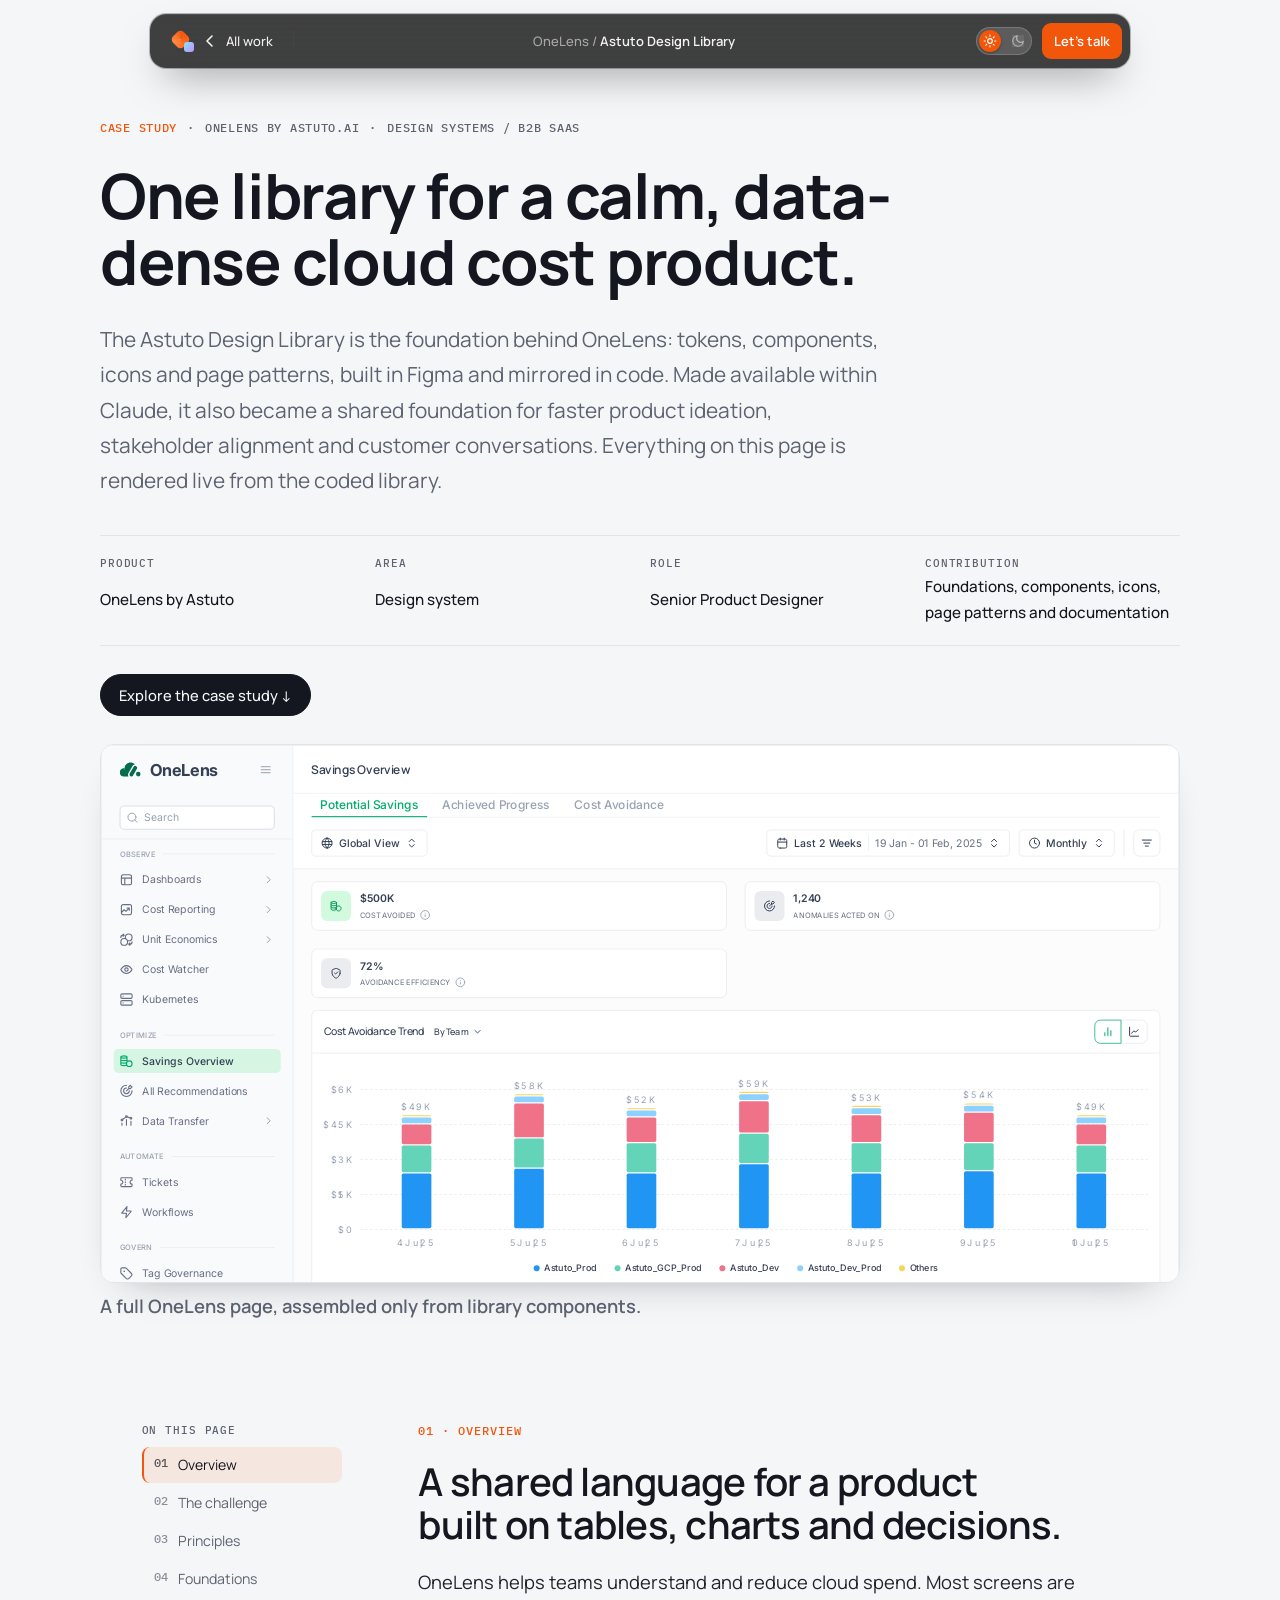
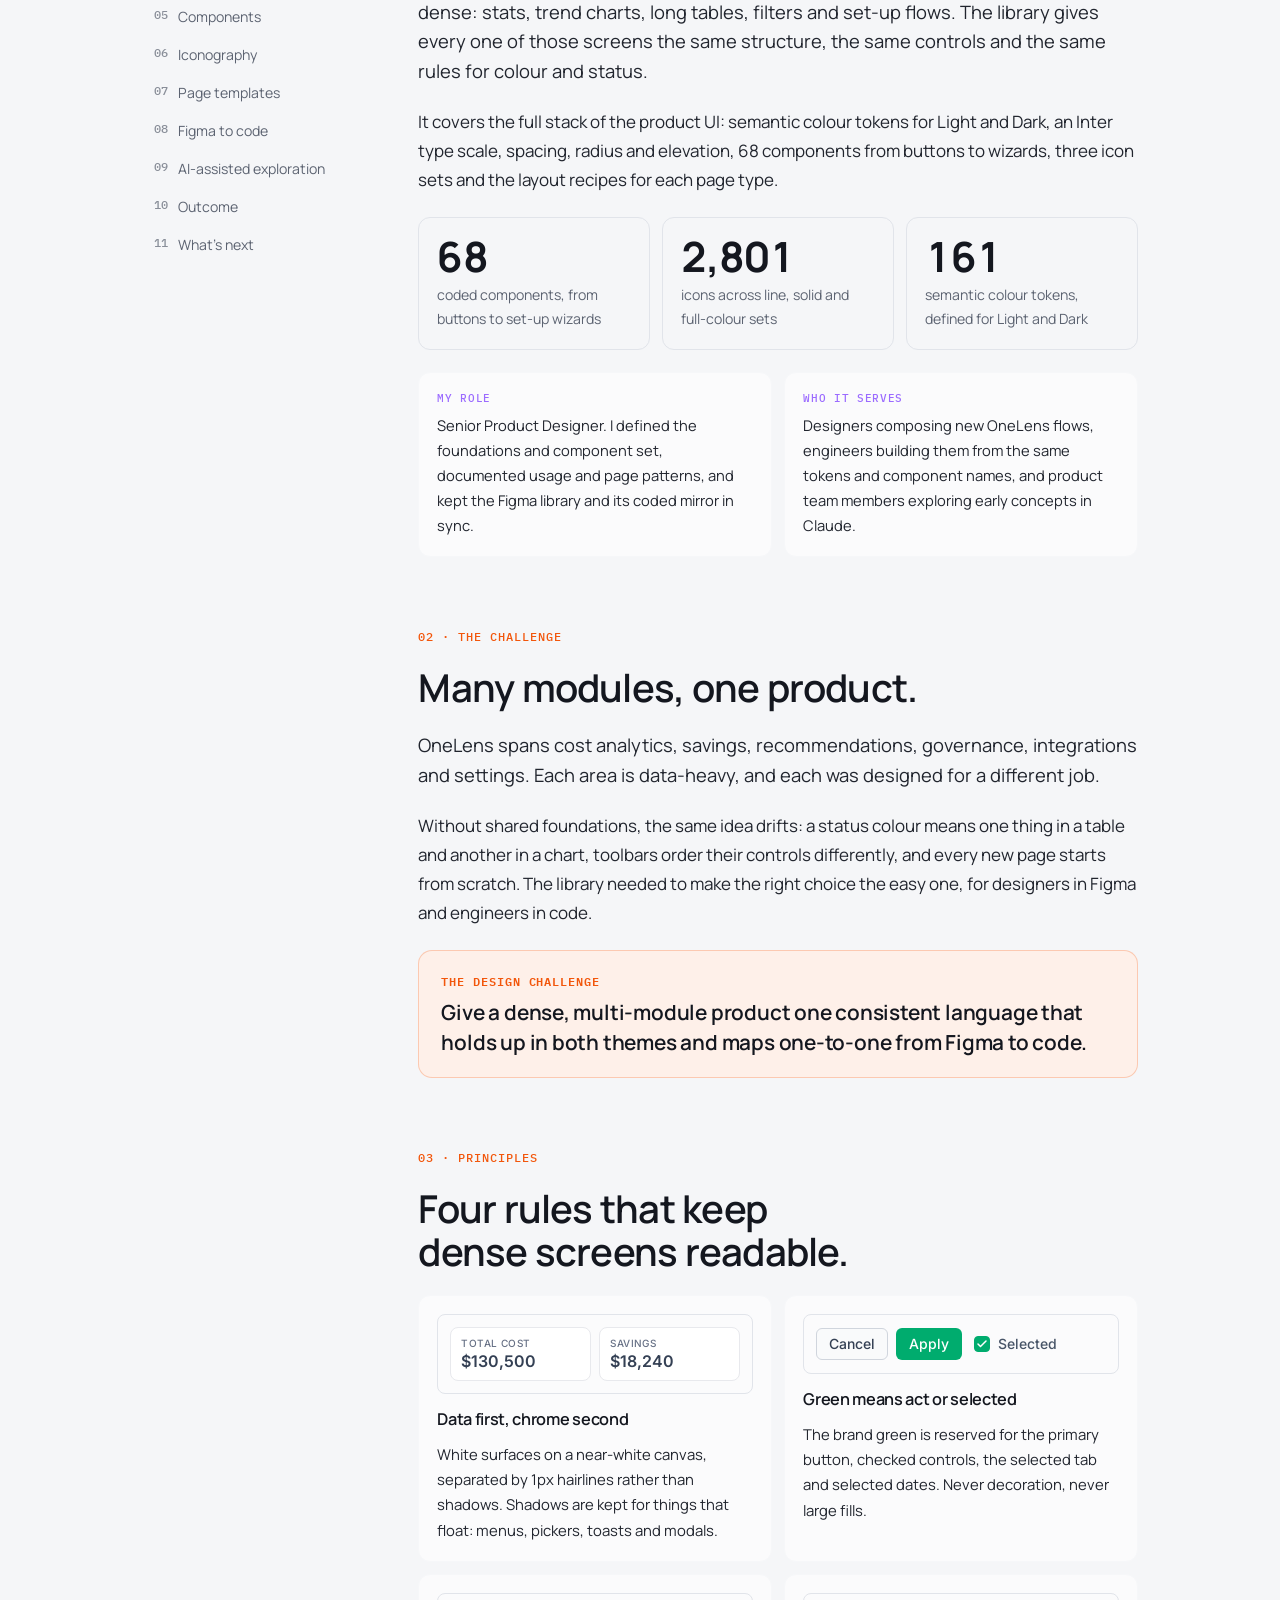
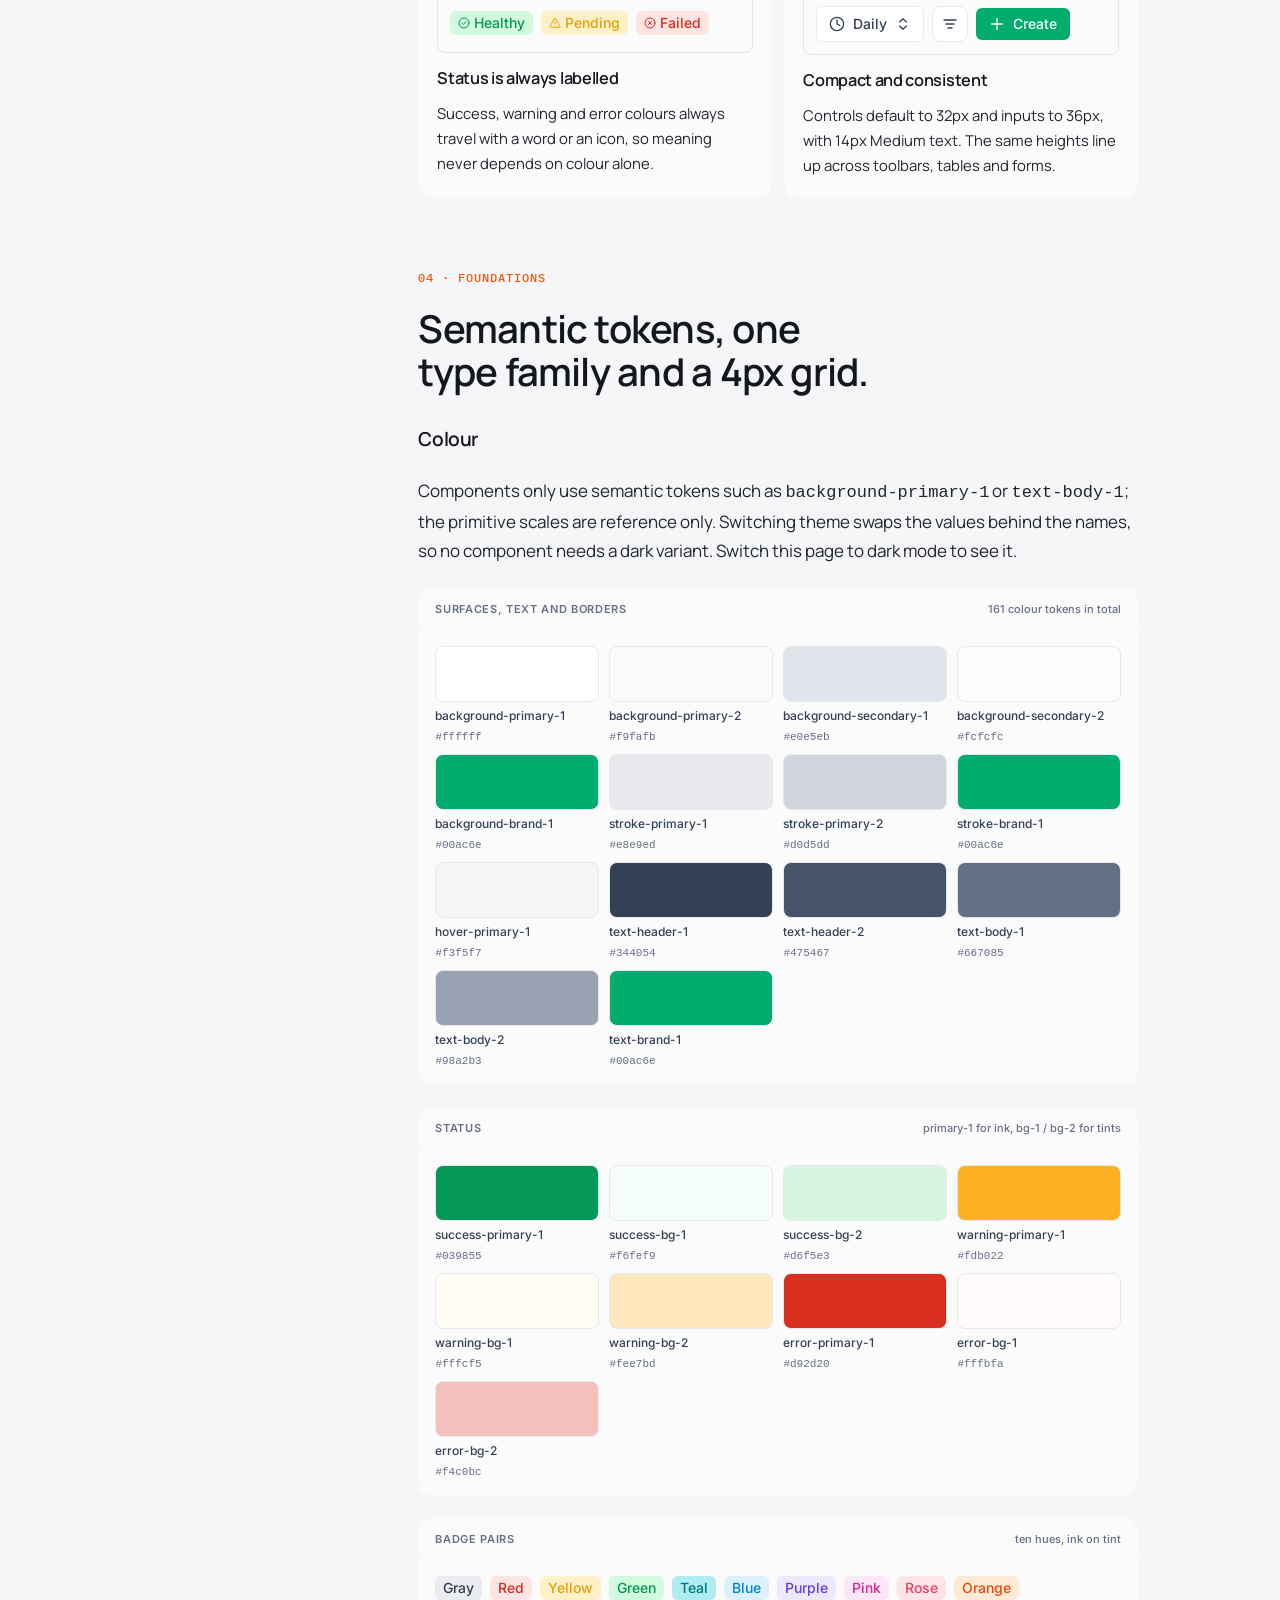
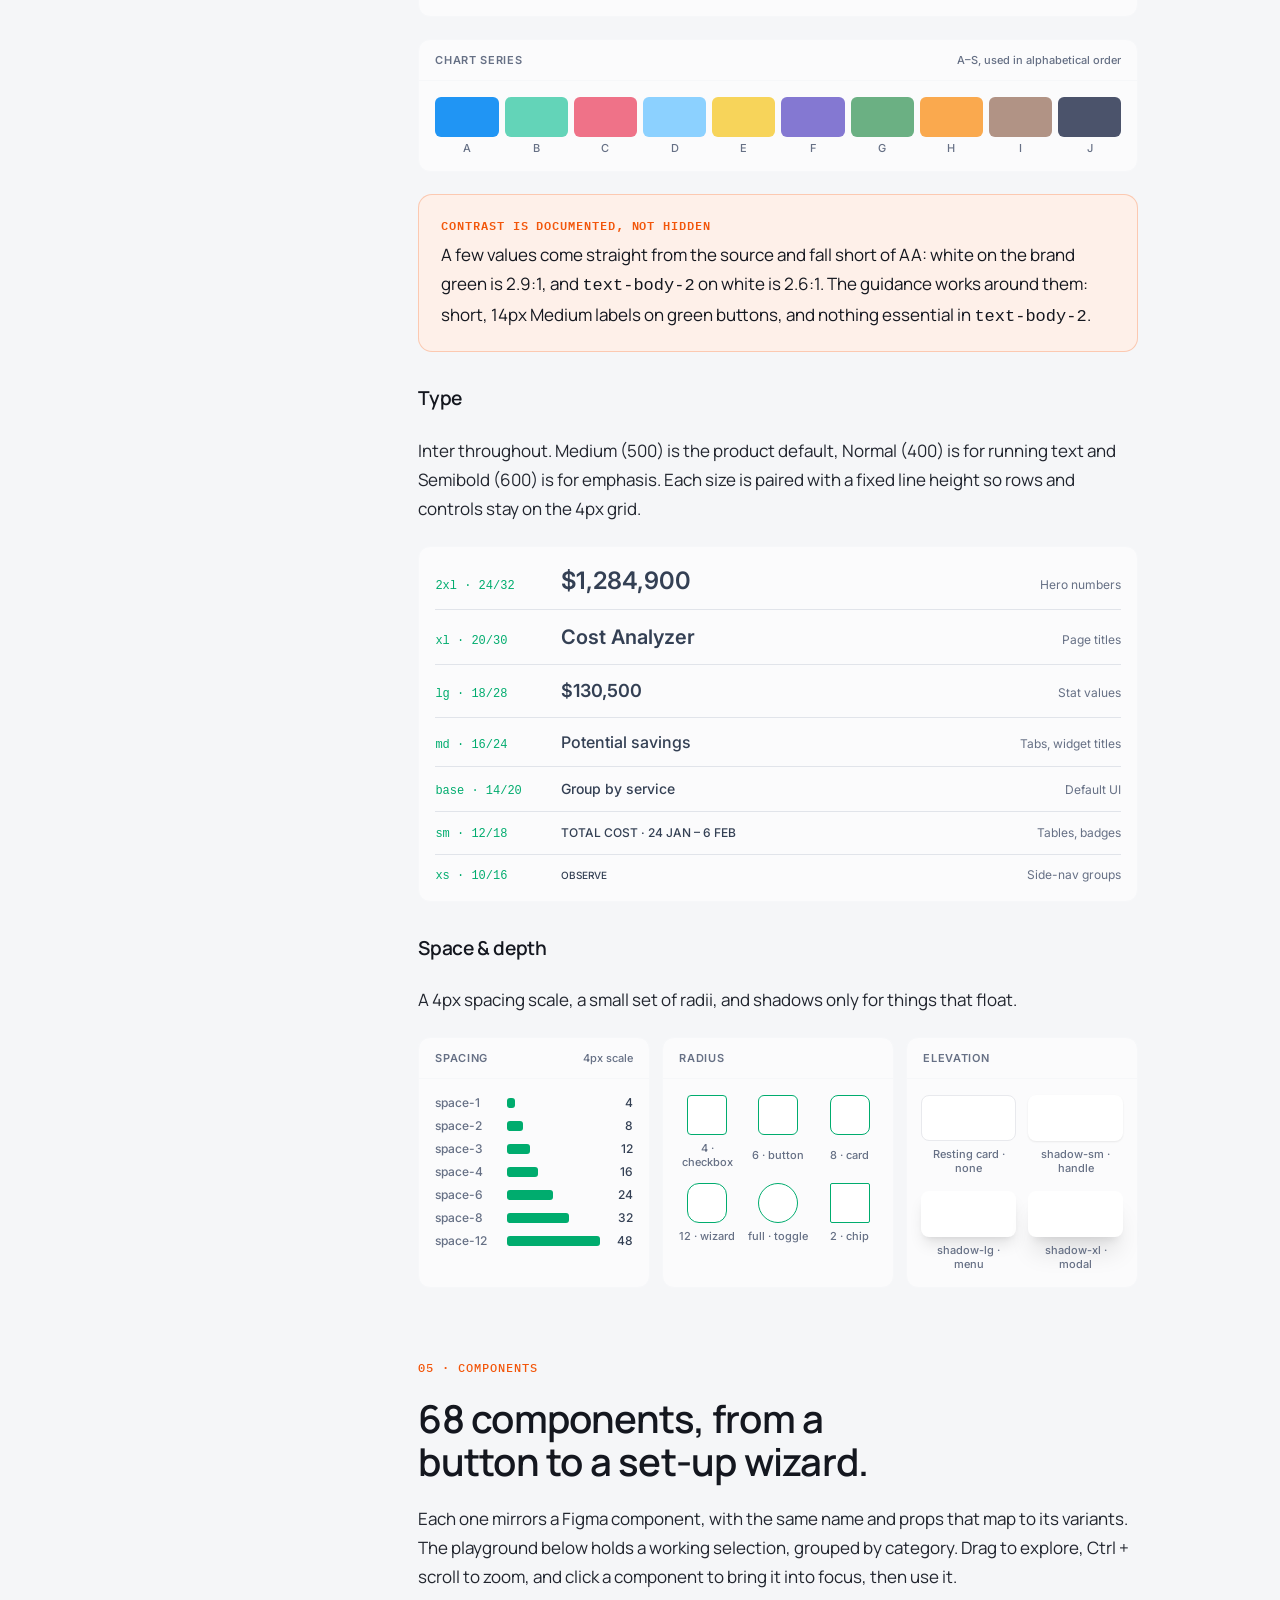
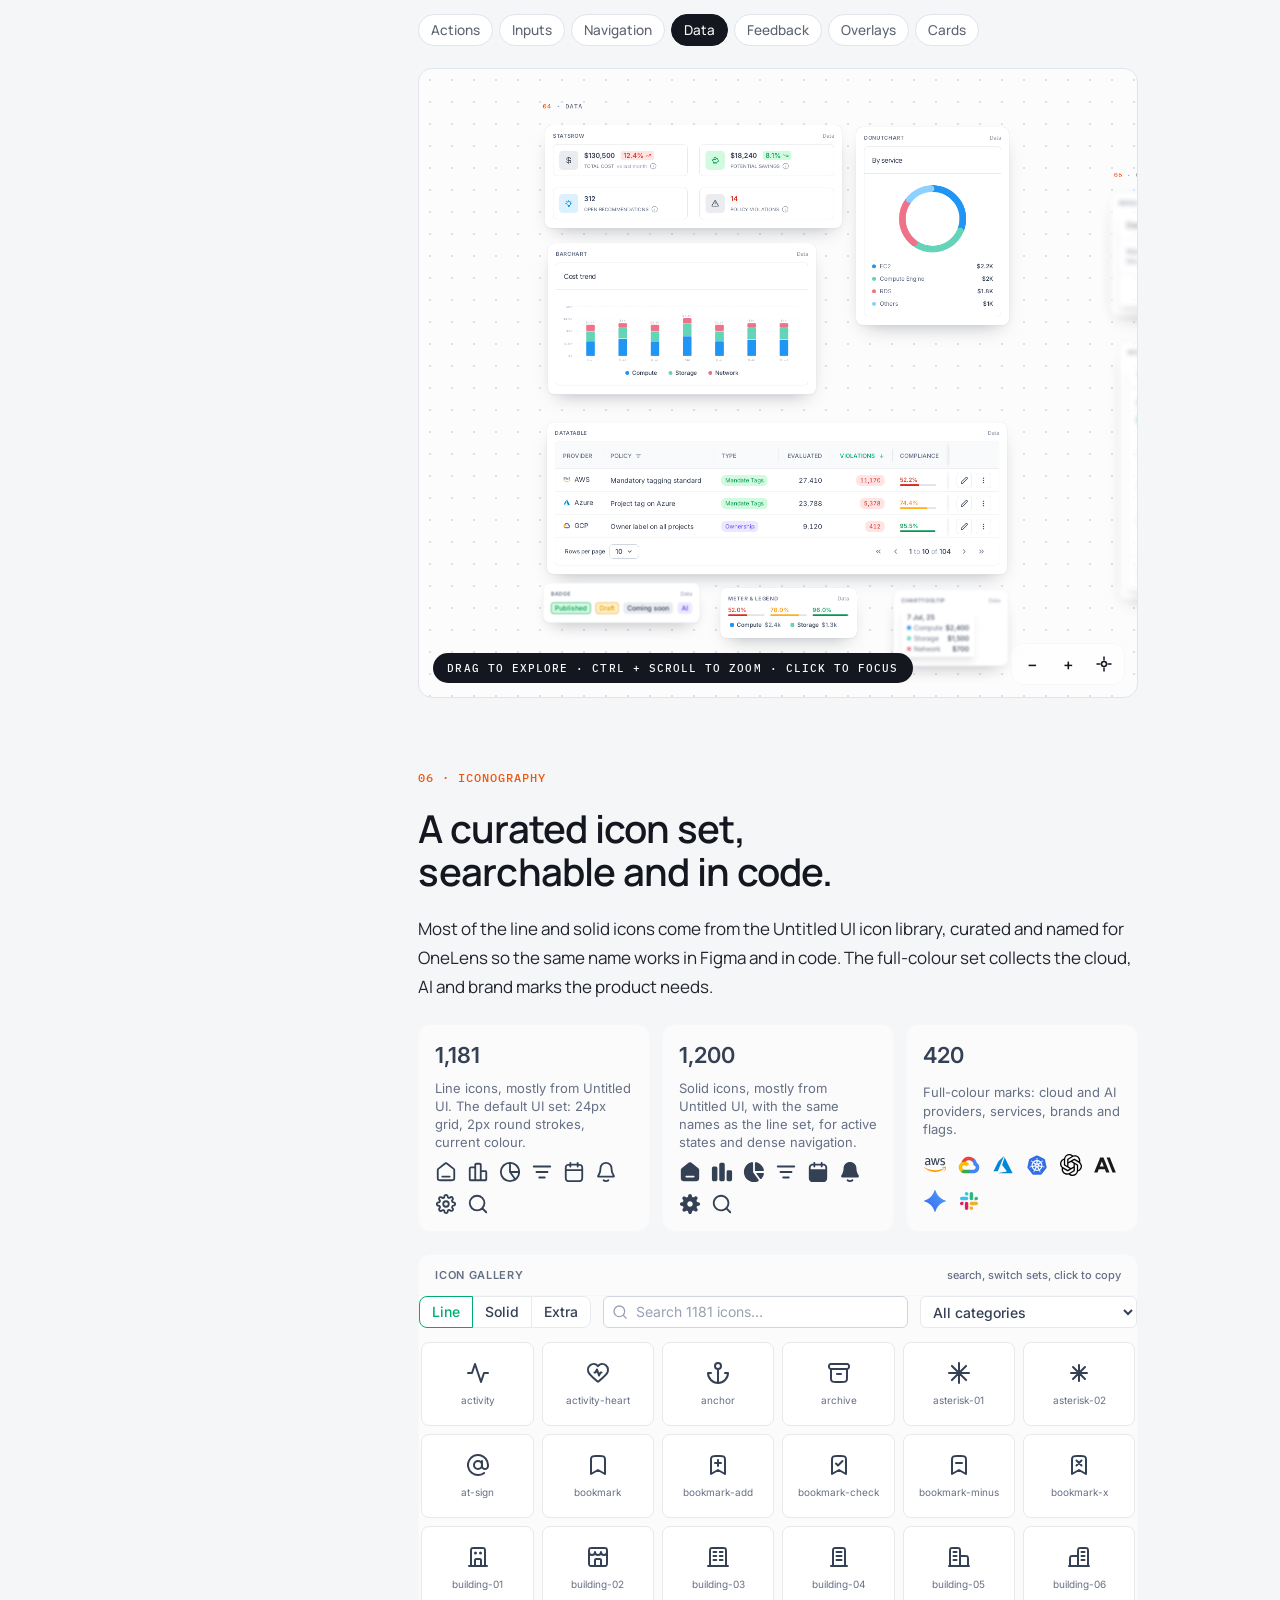
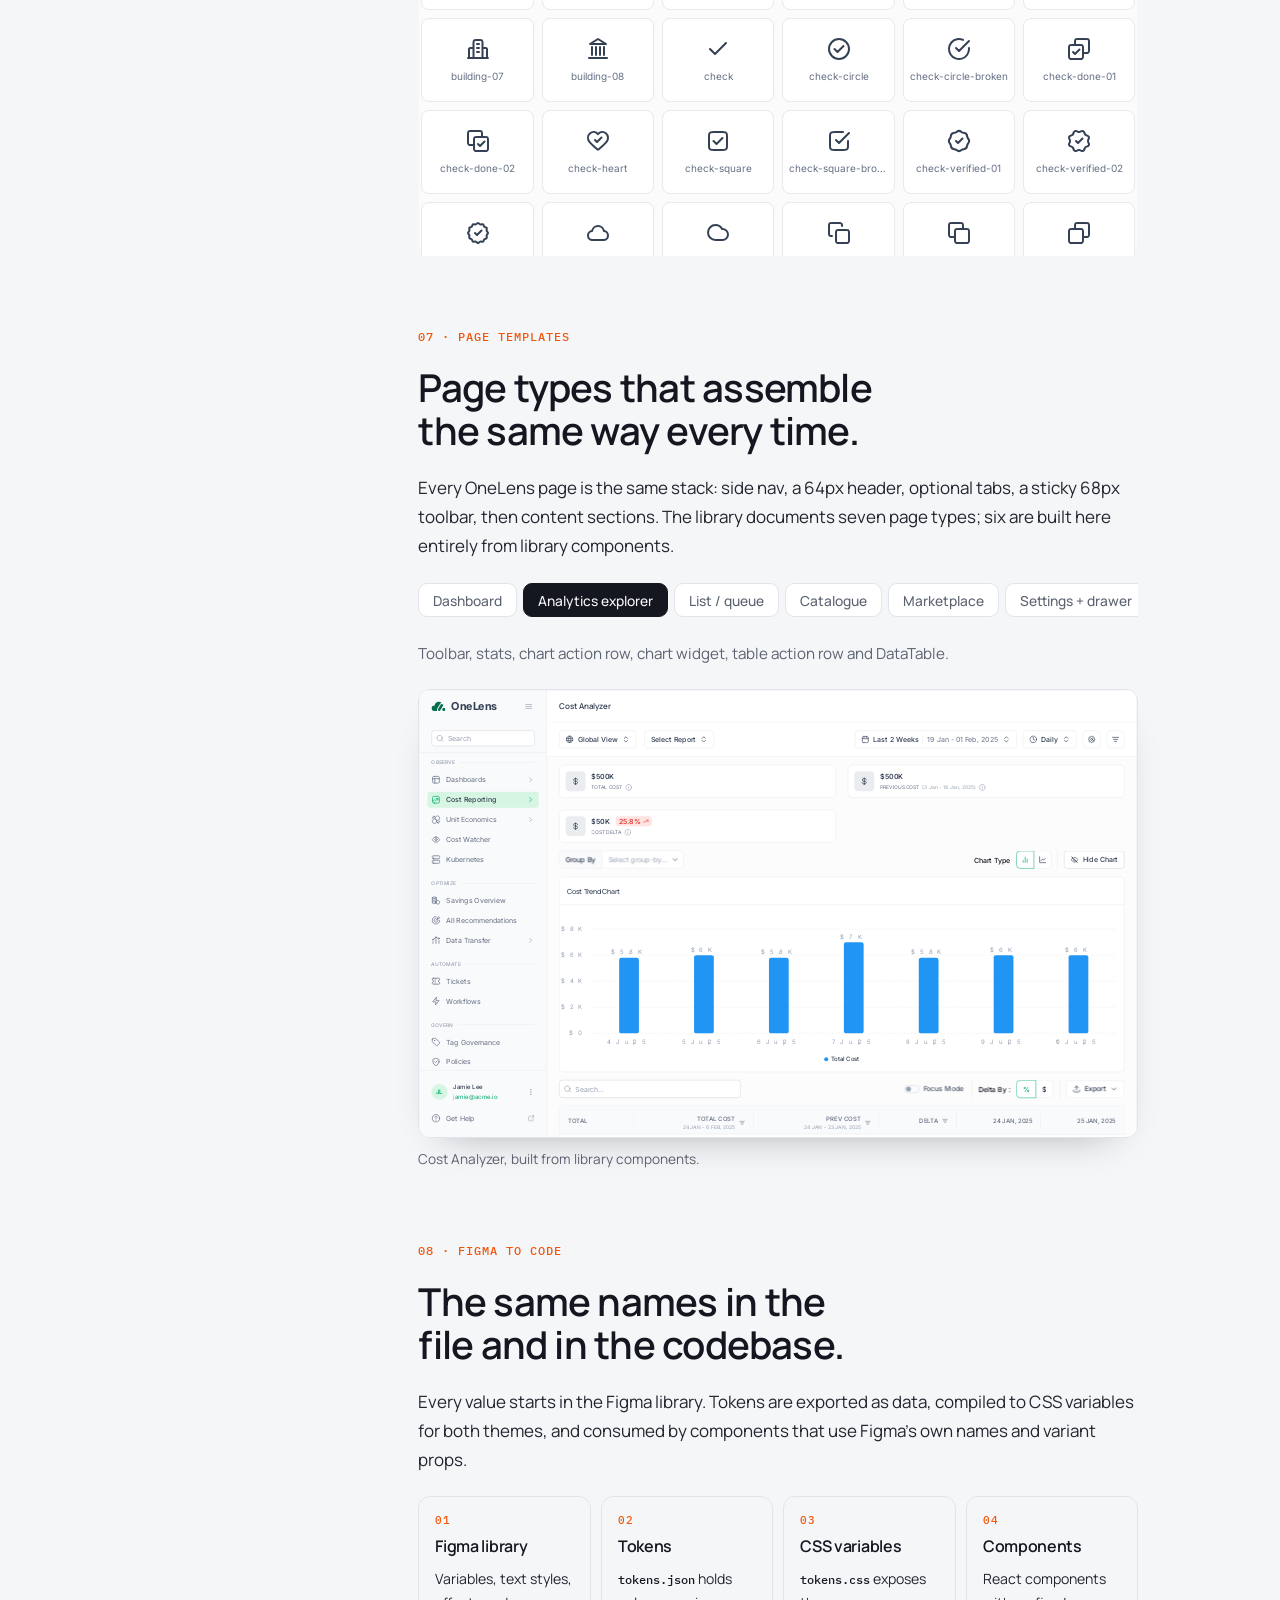
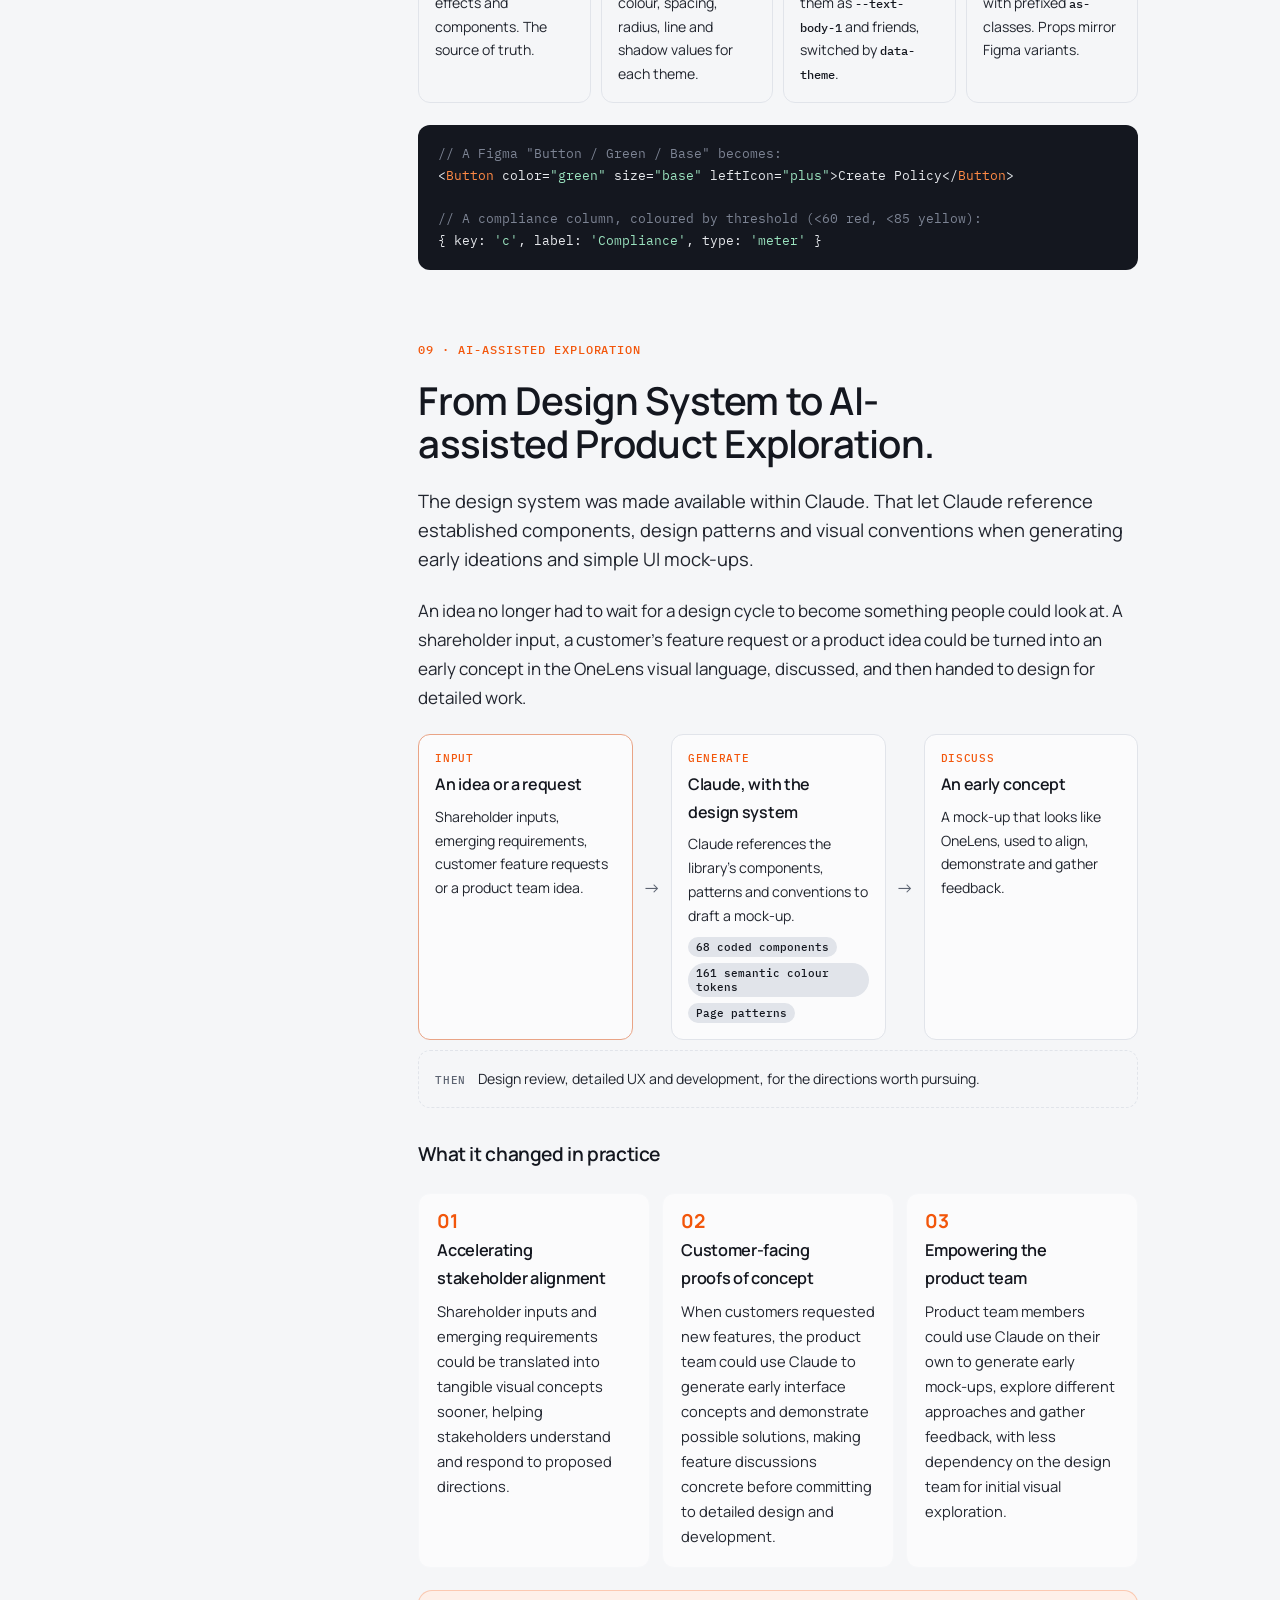
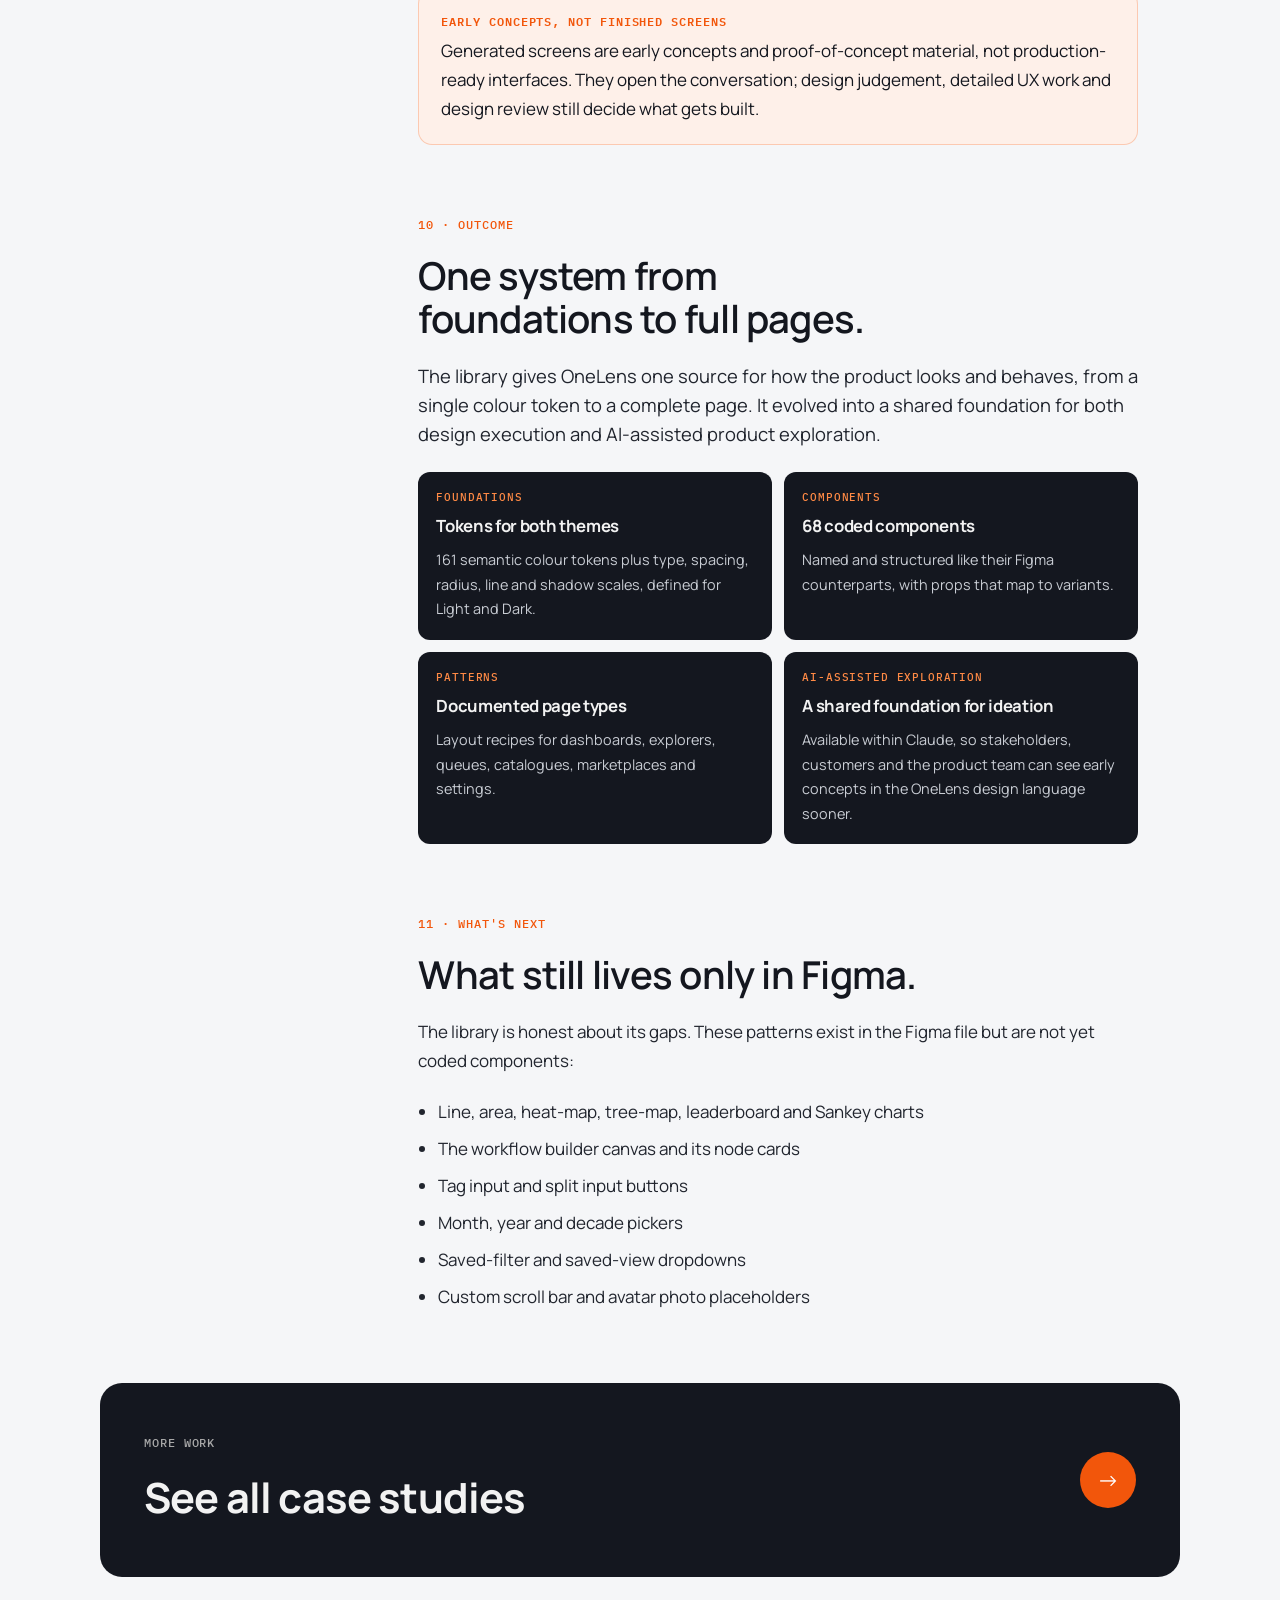
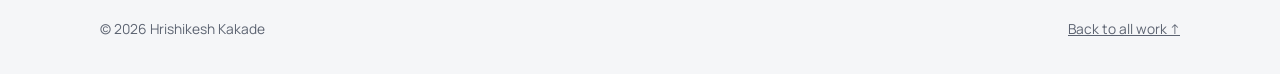
<file: design-library.html>
<!doctype html>
<html lang="en">
<head>
<meta charset="utf-8">
<meta name="viewport" content="width=device-width, initial-scale=1, viewport-fit=cover">
<meta name="description" content="The Astuto Design Library by Hrishikesh Kakade: foundations, 68 coded components, 2,801 icons, page templates, and its evolution into an AI-assisted product exploration tool for OneLens.">
<title>Astuto Design Library — Hrishikesh Kakade</title>
<link rel="icon" href="favicon.svg" type="image/svg+xml">
<link rel="icon" href="favicon-32.png" sizes="32x32" type="image/png">
<link rel="apple-touch-icon" href="apple-touch-icon.png">
<link rel="preconnect" href="https://fonts.googleapis.com"><link rel="preconnect" href="https://fonts.gstatic.com" crossorigin><link rel="stylesheet" href="https://fonts.googleapis.com/css2?family=Manrope:wght@400;500;600;700;800&family=IBM+Plex+Mono:wght@400;500;600&family=Inter:wght@300;400;500;600;700&display=swap">
<style>@layer site, page;</style>
<style>@import url("case.css") layer(site);</style>
<link rel="stylesheet" href="ds/tokens.css">
<link rel="stylesheet" href="ds/bundle.css">
<style>
@layer page{
/* case.css sits in a lower layer so the unlayered Astuto bundle always wins inside specimens */
/* ---------- Design library page ---------- */
/* Specimens carry their own Astuto theme, independent of the site theme */
.dsx{max-width:100%;font-family:var(--font-sans);color:var(--text-header-1);background:var(--glass);border:1px solid var(--glass-edge);border-radius:12px;line-height:1.4;font-size:14px;transition:background .2s}


/* Live pages get the same treatment as screenshots in the other case studies */
.scaler.live{border:1px solid var(--line);border-radius:12px;box-shadow:0 18px 40px -28px rgba(20,23,31,.45)}
.cover .scaler.live{border-radius:var(--r)}
.scaler{position:relative;overflow:hidden;background:var(--background-secondary-2)}
.scaler>.stage{position:absolute;left:0;top:0;width:1440px;transform-origin:0 0;font-family:var(--font-sans)}
.scaler .stage *{max-width:none}


/* Principles */
.pgrid{display:grid;grid-template-columns:repeat(2,minmax(0,1fr));gap:12px}
.pgrid .card h4{font-size:1.02rem;font-weight:600}
.pgrid .card p{font-size:.93rem}
.pgrid .demo{background:transparent;border-color:var(--line);display:flex;flex-wrap:wrap;gap:8px;align-items:center;padding:12px;margin-bottom:4px;border-radius:8px;min-height:60px}
@media (max-width:700px){.pgrid{grid-template-columns:1fr}}

/* Colour */
.swgrid{display:grid;grid-template-columns:repeat(auto-fill,minmax(140px,1fr));gap:10px;padding:16px}
.sw{display:grid;gap:6px;min-width:0}
.sw i{display:block;height:56px;border-radius:8px;border:1px solid var(--stroke-primary-1)}
.sw b{font:500 12px/16px var(--font-sans);color:var(--text-header-1);overflow-wrap:anywhere}
.sw span{font:400 11px/14px ui-monospace,Menlo,monospace;color:var(--text-body-1)}
.dsx-h{display:flex;justify-content:space-between;align-items:center;gap:12px;flex-wrap:wrap;padding:12px 16px;border-bottom:1px solid var(--glass-edge);font:600 11px/16px var(--font-sans);letter-spacing:.06em;text-transform:uppercase;color:var(--text-body-1)}
.dsx-h em{font-style:normal;text-transform:none;letter-spacing:0;font-weight:500}
.chips{display:flex;flex-wrap:wrap;gap:8px;padding:16px}
.series{display:grid;grid-template-columns:repeat(10,minmax(0,1fr));gap:6px;padding:16px}
.series div{display:grid;gap:4px;text-align:center;font:500 11px var(--font-sans);color:var(--text-body-1)}
.series i{height:40px;border-radius:6px;display:block}
@media (max-width:600px){.series{grid-template-columns:repeat(5,minmax(0,1fr))}}

/* Type scale */
.tscale{padding:6px 16px}
.trow{display:grid;grid-template-columns:110px minmax(0,1fr) auto;gap:16px;align-items:baseline;padding:12px 0;border-bottom:1px solid var(--line)}
.trow:last-child{border-bottom:0}
.trow code{font:500 12px ui-monospace,Menlo,monospace;color:var(--text-brand-1)}
.trow span{color:var(--text-header-1);white-space:nowrap;overflow:hidden;text-overflow:ellipsis}
.trow small{font:400 12px var(--font-sans);color:var(--text-body-1);white-space:nowrap}
@media (max-width:600px){.trow{grid-template-columns:70px minmax(0,1fr)}.trow small{display:none}}

/* Spacing / radius / elevation */
.trio{display:grid;grid-template-columns:repeat(3,minmax(0,1fr));gap:12px}
.trio .dsx{display:grid;align-content:start}
.sp{display:grid;gap:8px;padding:16px}
.sp div{display:grid;grid-template-columns:62px 1fr 20px;align-items:center;gap:10px;font:500 12px var(--font-sans);color:var(--text-body-1)}
.sp b{font-weight:500;text-align:right;color:var(--text-header-1)}
.sp i{height:10px;border-radius:3px;background:var(--background-brand-1);display:block}
.rad{display:grid;grid-template-columns:repeat(3,1fr);gap:14px 8px;padding:16px 12px}
.rad div,.elev div{display:grid;gap:6px;justify-items:center;font:500 11px var(--font-sans);color:var(--text-body-1);text-align:center}
.rad i{width:40px;height:40px;background:var(--background-primary-1);border:1.5px solid var(--stroke-brand-1);display:block}
.elev{display:grid;grid-template-columns:repeat(2,1fr);gap:16px 12px;padding:16px 14px}
.elev i{width:100%;height:46px;border-radius:8px;background:var(--background-primary-1);display:block}
@media (max-width:760px){.trio{grid-template-columns:1fr}}

/* Component gallery */
.cfilter{display:flex;flex-wrap:wrap;gap:6px}
.cfilter button{height:32px;padding:0 12px;border-radius:999px;border:1px solid var(--line);background:var(--surface);color:var(--muted);font:500 .85rem var(--f-body);cursor:pointer}
.cfilter button[aria-pressed="true"]{background:var(--ink);color:var(--bg);border-color:var(--ink)}
/* Component playground: a pannable canvas of live components, grouped by category */
.pg{position:relative;height:clamp(460px,70vh,640px);border-radius:var(--r);border:1px solid var(--line);overflow:hidden;
  background-color:var(--background-secondary-2);background-image:radial-gradient(circle,color-mix(in srgb,var(--stroke-primary-2) 70%,transparent) 1px,transparent 1.2px);background-size:22px 22px;
  cursor:grab;touch-action:none;user-select:none;-webkit-user-select:none;font-family:var(--font-sans);font-size:14px;line-height:1.4;color:var(--text-header-1)}
.pg.dragging{cursor:grabbing}
.pg-world{position:absolute;left:0;top:0;transform-origin:0 0;will-change:transform}
.pg-world.anim{transition:transform .65s cubic-bezier(.2,.7,.2,1)}
.pg-cl{position:absolute;font:500 13px/1 var(--f-mono);letter-spacing:.1em;text-transform:uppercase;color:var(--text-body-1);white-space:nowrap;pointer-events:none}
.pg-cl b{color:var(--select);font-weight:500}
.pg-tile{position:absolute;width:max-content;min-width:240px;max-width:960px;display:grid;gap:10px;padding:14px 16px 18px;border-radius:14px;background:var(--background-primary-1);border:1px solid var(--stroke-primary-1);
  box-shadow:0 1px 2px rgba(16,24,40,.06),0 18px 40px -20px rgba(16,24,40,.35);transition:filter .25s,opacity .25s,box-shadow .25s;cursor:default;user-select:text;-webkit-user-select:text}
.pg-tile.soft{cursor:zoom-in;user-select:none;-webkit-user-select:none}
.pg-tile.focus{box-shadow:0 0 0 2px var(--select),0 24px 60px -24px rgba(16,24,40,.5)}
.pg-tag{display:flex;justify-content:space-between;gap:12px;font:600 11px/16px var(--font-sans);letter-spacing:.06em;text-transform:uppercase;color:var(--text-body-1)}
.pg-tag em{font-style:normal;text-transform:none;letter-spacing:0;font-weight:500;color:var(--text-body-2)}
.pg-body{display:flex;flex-wrap:wrap;gap:10px;align-items:center}
.pg-body.col{flex-direction:column;align-items:stretch}
.pg-body.left{align-items:flex-start}
.pg-body>*{flex-shrink:0}
.pg-body .as-widget{height:auto}.pg-body .as-widget-body{flex:none}
.pg-hint{position:absolute;left:14px;bottom:14px;padding:8px 14px;border-radius:999px;background:var(--ink);color:var(--bg);font:500 .66rem var(--f-mono);letter-spacing:.1em;text-transform:uppercase;pointer-events:none;transition:opacity .3s}
.pg-ctrl{position:absolute;right:12px;bottom:12px;display:flex;gap:4px;padding:4px;border-radius:12px;background:var(--glass);border:1px solid var(--glass-edge);-webkit-backdrop-filter:blur(10px);backdrop-filter:blur(10px)}
.pg-ctrl button{width:32px;height:32px;border:0;border-radius:8px;background:none;color:var(--ink);font:500 16px/1 var(--f-body);cursor:pointer;display:grid;place-items:center}
.pg-ctrl button:hover{background:var(--line)}
.pg-ctrl svg{width:16px;height:16px}
@media (max-width:640px){.pg-hint{display:none}}

/* Icons */
.icount{display:grid;grid-template-columns:repeat(3,minmax(0,1fr));gap:12px}
.icount .dsx{padding:16px;display:grid;gap:10px}
.icount b{font:600 22px/28px var(--font-sans);color:var(--text-header-1)}
.icount p{font-size:13px;color:var(--text-body-1)!important}
.irow{display:flex;flex-wrap:wrap;gap:10px;color:var(--text-header-1)}
.gallery{height:560px;overflow:auto;background:transparent}
@media (max-width:760px){.icount{grid-template-columns:1fr}}

/* Template tabs */
.ttabs{display:flex;gap:6px;overflow-x:auto;padding-bottom:2px;scrollbar-width:none}
.ttabs::-webkit-scrollbar{display:none}
.ttabs button{flex:none;height:34px;padding:0 14px;border-radius:9px;border:1px solid var(--line);background:var(--surface);color:var(--muted);font:500 .86rem var(--f-body);cursor:pointer}
.ttabs button[aria-selected="true"]{background:var(--ink);color:var(--bg);border-color:var(--ink)}
.tdesc{font-size:.95rem;color:var(--muted)!important}

/* Pipeline + code */
.pipe{display:grid;grid-template-columns:repeat(4,minmax(0,1fr));gap:10px;counter-reset:p}
.pipe>div{border:1px solid var(--line);border-radius:12px;padding:16px;display:grid;gap:6px;align-content:start;position:relative}
.pipe>div::before{counter-increment:p;content:"0" counter(p);font:500 .7rem var(--f-mono);color:var(--select);letter-spacing:.06em}
.pipe h4{font-size:1rem;font-weight:600}
.pipe p{font-size:.88rem}
.pipe code{font:500 .78rem var(--f-mono);color:var(--ink)}
@media (max-width:860px){.pipe{grid-template-columns:repeat(2,minmax(0,1fr))}}
@media (max-width:520px){.pipe{grid-template-columns:1fr}}
.aiflow{display:grid;grid-template-columns:minmax(0,1fr) auto minmax(0,1fr) auto minmax(0,1fr);gap:10px;align-items:stretch}
.aiflow>div{border:1px solid var(--line);border-radius:12px;padding:16px;display:grid;gap:6px;align-content:start;background:var(--glass,transparent)}
.aiflow>div:first-child{border-color:color-mix(in srgb,var(--select) 45%,var(--line))}
.ai-k{font:500 .7rem var(--f-mono);letter-spacing:.06em;text-transform:uppercase;color:var(--select)}
.aiflow h4{font-size:1rem;font-weight:600}
.aiflow p{font-size:.88rem}
.ai-arrow{align-self:center;font-style:normal;color:var(--muted);font-size:1.1rem}
.ai-tags{list-style:none;padding:0!important;margin:4px 0 0;display:flex!important;flex-wrap:wrap;gap:6px!important}
.ai-tags li{font:500 .7rem var(--f-mono);padding:3px 8px;border-radius:999px;background:var(--line);color:var(--ink)}
.aiflow .ai-then{grid-column:1/-1;display:flex;flex-wrap:wrap;gap:4px 12px;align-items:baseline;border-style:dashed;background:none}
.ai-then b{font:500 .7rem var(--f-mono);letter-spacing:.06em;text-transform:uppercase;color:var(--muted)}
.ai-then span{font-size:.88rem;color:color-mix(in srgb,var(--ink) 82%,var(--muted))}
#ai .numcards>div{grid-template-columns:1fr;gap:6px}#ai .numcards i{grid-row:auto;font-size:1.2rem}
@media (max-width:700px){.aiflow{grid-template-columns:minmax(0,1fr)}.ai-arrow{transform:rotate(90deg);justify-self:center}}
pre.code{margin:0;padding:18px 20px;border-radius:12px;background:#14171F;color:#E6E8EC;font:400 .82rem/1.65 var(--f-mono);overflow-x:auto}
pre.code .c{color:#7D8494}pre.code .k{color:#FF8A45}pre.code .s{color:#9BE3BF}
.gaps{columns:2;column-gap:28px}
.gaps li{break-inside:avoid}
@media (max-width:600px){.gaps{columns:1}}
.err{font:500 12px var(--f-mono);color:var(--muted)}
}
</style>
</head>
<body>
<!-- Live specimens use the Astuto runtime copied into ds/ from the "Astuto" design system artifact.
     The AppShell demo user is set to a placeholder (Jamie Lee) in ds/bundle.js. -->
<nav class="cnav" aria-label="Design library">
  <a class="nbtn back" href="index.html#earlier" aria-label="Back to all work"><i class="mark" aria-hidden="true"></i><svg viewBox="0 0 16 16" fill="none" stroke="currentColor" stroke-width="1.6" stroke-linecap="round" stroke-linejoin="round" aria-hidden="true"><path d="M10 3L5 8l5 5"/></svg><span class="nlabel">All work</span></a>
  <span class="nsep" aria-hidden="true"></span>
  <div class="ntitle">OneLens / <b>Astuto Design Library</b></div>
  <button class="ttog" id="themeBtn" type="button" role="switch" aria-checked="false" aria-label="Dark mode"><span class="ttog-track"><i class="ttog-knob" aria-hidden="true"></i><svg class="ttog-sun" viewBox="0 0 24 24" fill="none" stroke="currentColor" stroke-width="2" stroke-linecap="round" aria-hidden="true"><circle cx="12" cy="12" r="4"/><path d="M12 2v2M12 20v2M4.9 4.9l1.4 1.4M17.7 17.7l1.4 1.4M2 12h2M20 12h2M4.9 19.1l1.4-1.4M17.7 6.3l1.4-1.4"/></svg><svg class="ttog-moon" viewBox="0 0 24 24" fill="none" stroke="currentColor" stroke-width="2" stroke-linecap="round" stroke-linejoin="round" aria-hidden="true"><path d="M21 12.8A9 9 0 1 1 11.2 3a7 7 0 0 0 9.8 9.8z"/></svg></span></button>
  <a class="nbtn nprimary" href="index.html#contact">Let's talk</a>
  <span class="nprog" aria-hidden="true"></span>
</nav>

<main>
  <header class="hero wrap">
    <div class="crumb"><b>Case study</b><span>·</span><span>OneLens by Astuto.ai</span><span>·</span><span>Design systems / B2B SaaS</span></div>
    <h1>One library for a calm, data-dense cloud cost product.</h1>
    <p class="sum">The Astuto Design Library is the foundation behind OneLens: tokens, components, icons and page patterns, built in Figma and mirrored in code. Made available within Claude, it also became a shared foundation for faster product ideation, stakeholder alignment and customer conversations. Everything on this page is rendered live from the coded library.</p>
    <dl class="meta">
      <div><dt>Product</dt><dd>OneLens by Astuto</dd></div>
      <div><dt>Area</dt><dd>Design system</dd></div>
      <div><dt>Role</dt><dd>Senior Product Designer</dd></div>
      <div><dt>Contribution</dt><dd>Foundations, components, icons, page patterns and documentation</dd></div>
    </dl>
    <div class="hero-actions">
      <a class="btn primary" href="#overview">Explore the case study ↓</a>
    </div>
    <figure class="cover"><div class="scaler live" role="img" aria-label="Savings Overview page built entirely from library components: side nav, header with tabs, toolbar, stats and a stacked bar chart" style="aspect-ratio:1440/720"></div><figcaption class="cover-cap">A full OneLens page, assembled only from library components.</figcaption></figure>
  </header>

  <div class="wrap body">
    <nav class="toc" aria-label="Contents">
      <span class="lbl">On this page</span>
      <a href="#overview"><i>01</i>Overview</a><a href="#challenge"><i>02</i>The challenge</a><a href="#principles"><i>03</i>Principles</a><a href="#foundations"><i>04</i>Foundations</a><a href="#components"><i>05</i>Components</a><a href="#icons"><i>06</i>Iconography</a><a href="#templates"><i>07</i>Page templates</a><a href="#code"><i>08</i>Figma to code</a><a href="#ai"><i>09</i>AI-assisted exploration</a><a href="#outcome"><i>10</i>Outcome</a><a href="#next"><i>11</i>What's next</a>
    </nav>
    <article>

      <!-- 01 OVERVIEW -->
      <section class="sec" id="overview">
        <span class="sec-k">01 · Overview</span>
        <h2>A shared language for a product built on tables, charts and decisions.</h2>
        <p class="lead">OneLens helps teams understand and reduce cloud spend. Most screens are dense: stats, trend charts, long tables, filters and set-up flows. The library gives every one of those screens the same structure, the same controls and the same rules for colour and status.</p>
        <p>It covers the full stack of the product UI: semantic colour tokens for Light and Dark, an Inter type scale, spacing, radius and elevation, 68 components from buttons to wizards, three icon sets and the layout recipes for each page type.</p>
        <div class="stats">
          <div class="stat"><b>68</b><span>coded components, from buttons to set-up wizards</span></div>
          <div class="stat"><b>2,801</b><span>icons across line, solid and full-colour sets</span></div>
          <div class="stat"><b>161</b><span>semantic colour tokens, defined for Light and Dark</span></div>
        </div>
        <div class="duo">
          <div class="card"><span class="k">My role</span><p>Senior Product Designer. I defined the foundations and component set, documented usage and page patterns, and kept the Figma library and its coded mirror in sync.</p></div>
          <div class="card"><span class="k">Who it serves</span><p>Designers composing new OneLens flows, engineers building them from the same tokens and component names, and product team members exploring early concepts in Claude.</p></div>
        </div>
      </section>

      <!-- 02 CHALLENGE -->
      <section class="sec" id="challenge">
        <span class="sec-k">02 · The challenge</span>
        <h2>Many modules, one product.</h2>
        <p class="lead">OneLens spans cost analytics, savings, recommendations, governance, integrations and settings. Each area is data-heavy, and each was designed for a different job.</p>
        <p>Without shared foundations, the same idea drifts: a status colour means one thing in a table and another in a chart, toolbars order their controls differently, and every new page starts from scratch. The library needed to make the right choice the easy one, for designers in Figma and engineers in code.</p>
        <div class="callout hmw"><b>The design challenge</b><p>Give a dense, multi-module product one consistent language that holds up in both themes and maps one-to-one from Figma to code.</p></div>
      </section>


      <section class="sec" id="principles">
        <span class="sec-k">03 · Principles</span>
        <h2>Four rules that keep dense screens readable.</h2>
        <div class="pgrid">
          <div class="card"><div class="dsx demo" data-mount="p1"></div><h4>Data first, chrome second</h4><p>White surfaces on a near-white canvas, separated by 1px hairlines rather than shadows. Shadows are kept for things that float: menus, pickers, toasts and modals.</p></div>
          <div class="card"><div class="dsx demo" data-mount="p2"></div><h4>Green means act or selected</h4><p>The brand green is reserved for the primary button, checked controls, the selected tab and selected dates. Never decoration, never large fills.</p></div>
          <div class="card"><div class="dsx demo" data-mount="p3"></div><h4>Status is always labelled</h4><p>Success, warning and error colours always travel with a word or an icon, so meaning never depends on colour alone.</p></div>
          <div class="card"><div class="dsx demo" data-mount="p4"></div><h4>Compact and consistent</h4><p>Controls default to 32px and inputs to 36px, with 14px Medium text. The same heights line up across toolbars, tables and forms.</p></div>
        </div>
      </section>

      <!-- 04 FOUNDATIONS -->
      <section class="sec" id="foundations">
        <span class="sec-k">04 · Foundations</span>
        <h2>Semantic tokens, one type family and a 4px grid.</h2>
        <h3>Colour</h3>
        <p>Components only use semantic tokens such as <code>background-primary-1</code> or <code>text-body-1</code>; the primitive scales are reference only. Switching theme swaps the values behind the names, so no component needs a dark variant. Switch this page to dark mode to see it.</p>
        <div class="dsx"><div class="dsx-h">Surfaces, text and borders <em>161 colour tokens in total</em></div><div class="swgrid" id="swCore"></div></div>
        <div class="dsx"><div class="dsx-h">Status <em>primary-1 for ink, bg-1 / bg-2 for tints</em></div><div class="swgrid" id="swStatus"></div></div>
        <div class="dsx"><div class="dsx-h">Badge pairs <em>ten hues, ink on tint</em></div><div class="chips" data-mount="badges"></div></div>
        <div class="dsx"><div class="dsx-h">Chart series <em>A–S, used in alphabetical order</em></div><div class="series" id="series"></div></div>
        <div class="callout"><b>Contrast is documented, not hidden</b><p>A few values come straight from the source and fall short of AA: white on the brand green is 2.9:1, and <code>text-body-2</code> on white is 2.6:1. The guidance works around them: short, 14px Medium labels on green buttons, and nothing essential in <code>text-body-2</code>.</p></div>
        <h3>Type</h3>
        <p>Inter throughout. Medium (500) is the product default, Normal (400) is for running text and Semibold (600) is for emphasis. Each size is paired with a fixed line height so rows and controls stay on the 4px grid.</p>
        <div class="dsx"><div class="tscale" id="tscale"></div></div>
        <h3>Space &amp; depth</h3>
        <p>A 4px spacing scale, a small set of radii, and shadows only for things that float.</p>
        <div class="trio">
          <div class="dsx"><div class="dsx-h">Spacing <em>4px scale</em></div><div class="sp" id="sp"></div></div>
          <div class="dsx"><div class="dsx-h">Radius</div><div class="rad"><div><i style="border-radius:4px"></i>4 · checkbox</div><div><i style="border-radius:6px"></i>6 · button</div><div><i style="border-radius:8px"></i>8 · card</div><div><i style="border-radius:12px"></i>12 · wizard</div><div><i style="border-radius:9999px"></i>full · toggle</div><div><i style="border-radius:2px"></i>2 · chip</div></div></div>
          <div class="dsx"><div class="dsx-h">Elevation</div><div class="elev"><div><i style="box-shadow:none;border:1px solid var(--stroke-primary-1)"></i>Resting card · none</div><div><i style="box-shadow:var(--shadow-sm)"></i>shadow-sm · handle</div><div><i style="box-shadow:var(--shadow-lg)"></i>shadow-lg · menu</div><div><i style="box-shadow:var(--shadow-xl)"></i>shadow-xl · modal</div></div></div>
        </div>
      </section>

      <!-- 06 COMPONENTS -->
      <section class="sec" id="components">
        <span class="sec-k">05 · Components</span>
        <h2>68 components, from a button to a set-up wizard.</h2>
        <p>Each one mirrors a Figma component, with the same name and props that map to its variants. The playground below holds a working selection, grouped by category. Drag to explore, Ctrl + scroll to zoom, and click a component to bring it into focus, then use it.</p>
        <div class="cfilter" role="group" aria-label="Jump to a category" id="cfilter"></div>
        <div class="pg" id="pg" aria-label="Component playground">
          <div class="pg-world" id="pgWorld"></div>
          <span class="pg-hint" id="pgHint">Drag to explore · Ctrl + scroll to zoom · Click to focus</span>
          <div class="pg-ctrl"><button type="button" id="pgOut" aria-label="Zoom out">−</button><button type="button" id="pgIn" aria-label="Zoom in">+</button><button type="button" id="pgHome" aria-label="Back to start"><svg viewBox="0 0 16 16" fill="none" stroke="currentColor" stroke-width="1.5" stroke-linecap="round"><circle cx="8" cy="8" r="2.5"/><path d="M8 1v3M8 12v3M1 8h3M12 8h3"/></svg></button></div>
        </div>
      </section>

      <!-- 07 ICONS -->
      <section class="sec" id="icons">
        <span class="sec-k">06 · Iconography</span>
        <h2>A curated icon set, searchable and in code.</h2>
        <p>Most of the line and solid icons come from the Untitled UI icon library, curated and named for OneLens so the same name works in Figma and in code. The full-colour set collects the cloud, AI and brand marks the product needs.</p>
        <div class="icount">
          <div class="dsx"><b>1,181</b><p>Line icons, mostly from Untitled UI. The default UI set: 24px grid, 2px round strokes, current colour.</p><div class="irow" data-mount="iline"></div></div>
          <div class="dsx"><b>1,200</b><p>Solid icons, mostly from Untitled UI, with the same names as the line set, for active states and dense navigation.</p><div class="irow" data-mount="isolid"></div></div>
          <div class="dsx"><b>420</b><p>Full-colour marks: cloud and AI providers, services, brands and flags.</p><div class="irow" data-mount="iextra"></div></div>
        </div>
        <div class="dsx"><div class="dsx-h">Icon gallery <em>search, switch sets, click to copy</em></div><div class="gallery" data-mount="gallery"></div></div>
      </section>

      <!-- 08 TEMPLATES -->
      <section class="sec" id="templates">
        <span class="sec-k">07 · Page templates</span>
        <h2>Page types that assemble the same way every time.</h2>
        <p>Every OneLens page is the same stack: side nav, a 64px header, optional tabs, a sticky 68px toolbar, then content sections. The library documents seven page types; six are built here entirely from library components.</p>
        <div class="ttabs" role="tablist" aria-label="Page templates" id="ttabs"></div>
        <p class="tdesc" id="tdesc" aria-live="polite"></p>
        <figure><div class="scaler live" id="tframe"></div><figcaption id="turl"></figcaption></figure>
      </section>

      <!-- 09 CODE -->
      <section class="sec" id="code">
        <span class="sec-k">08 · Figma to code</span>
        <h2>The same names in the file and in the codebase.</h2>
        <p>Every value starts in the Figma library. Tokens are exported as data, compiled to CSS variables for both themes, and consumed by components that use Figma's own names and variant props.</p>
        <div class="pipe">
          <div><h4>Figma library</h4><p>Variables, text styles, effects and components. The source of truth.</p></div>
          <div><h4>Tokens</h4><p><code>tokens.json</code> holds colour, spacing, radius, line and shadow values for each theme.</p></div>
          <div><h4>CSS variables</h4><p><code>tokens.css</code> exposes them as <code>--text-body-1</code> and friends, switched by <code>data-theme</code>.</p></div>
          <div><h4>Components</h4><p>React components with prefixed <code>as-</code> classes. Props mirror Figma variants.</p></div>
        </div>
        <pre class="code"><span class="c">// A Figma "Button / Green / Base" becomes:</span>
&lt;<span class="k">Button</span> color=<span class="s">"green"</span> size=<span class="s">"base"</span> leftIcon=<span class="s">"plus"</span>&gt;Create Policy&lt;/<span class="k">Button</span>&gt;

<span class="c">// A compliance column, coloured by threshold (&lt;60 red, &lt;85 yellow):</span>
{ key: <span class="s">'c'</span>, label: <span class="s">'Compliance'</span>, type: <span class="s">'meter'</span> }</pre>
      </section>

      <!-- 09 AI -->
      <section class="sec" id="ai">
        <span class="sec-k">09 · AI-assisted exploration</span>
        <h2>From Design System to AI-assisted Product Exploration.</h2>
        <p class="lead">The design system was made available within Claude. That let Claude reference established components, design patterns and visual conventions when generating early ideations and simple UI mock-ups.</p>
        <p>An idea no longer had to wait for a design cycle to become something people could look at. A shareholder input, a customer's feature request or a product idea could be turned into an early concept in the OneLens visual language, discussed, and then handed to design for detailed work.</p>
        <div class="aiflow" role="group" aria-label="How an idea becomes an early concept">
          <div><span class="ai-k">Input</span><h4>An idea or a request</h4><p>Shareholder inputs, emerging requirements, customer feature requests or a product team idea.</p></div>
          <i class="ai-arrow" aria-hidden="true">→</i>
          <div><span class="ai-k">Generate</span><h4>Claude, with the design system</h4><p>Claude references the library's components, patterns and conventions to draft a mock-up.</p><ul class="ai-tags"><li>68 coded components</li><li>161 semantic colour tokens</li><li>Page patterns</li></ul></div>
          <i class="ai-arrow" aria-hidden="true">→</i>
          <div><span class="ai-k">Discuss</span><h4>An early concept</h4><p>A mock-up that looks like OneLens, used to align, demonstrate and gather feedback.</p></div>
          <div class="ai-then"><b>Then</b><span>Design review, detailed UX and development, for the directions worth pursuing.</span></div>
        </div>
        <h3>What it changed in practice</h3>
        <div class="numcards five">
          <div><i>01</i><h4>Accelerating stakeholder alignment</h4><p>Shareholder inputs and emerging requirements could be translated into tangible visual concepts sooner, helping stakeholders understand and respond to proposed directions.</p></div>
          <div><i>02</i><h4>Customer-facing proofs of concept</h4><p>When customers requested new features, the product team could use Claude to generate early interface concepts and demonstrate possible solutions, making feature discussions concrete before committing to detailed design and development.</p></div>
          <div><i>03</i><h4>Empowering the product team</h4><p>Product team members could use Claude on their own to generate early mock-ups, explore different approaches and gather feedback, with less dependency on the design team for initial visual exploration.</p></div>
        </div>
        <div class="callout"><b>Early concepts, not finished screens</b><p>Generated screens are early concepts and proof-of-concept material, not production-ready interfaces. They open the conversation; design judgement, detailed UX work and design review still decide what gets built.</p></div>
      </section>

      <!-- 10 OUTCOME -->
      <section class="sec" id="outcome">
        <span class="sec-k">10 · Outcome</span>
        <h2>One system from foundations to full pages.</h2>
        <p class="lead">The library gives OneLens one source for how the product looks and behaves, from a single colour token to a complete page. It evolved into a shared foundation for both design execution and AI-assisted product exploration.</p>
        <div class="outs two">
          <div><span class="k">Foundations</span><h4>Tokens for both themes</h4><p>161 semantic colour tokens plus type, spacing, radius, line and shadow scales, defined for Light and Dark.</p></div>
          <div><span class="k">Components</span><h4>68 coded components</h4><p>Named and structured like their Figma counterparts, with props that map to variants.</p></div>
          <div><span class="k">Patterns</span><h4>Documented page types</h4><p>Layout recipes for dashboards, explorers, queues, catalogues, marketplaces and settings.</p></div>
          <div><span class="k">AI-assisted exploration</span><h4>A shared foundation for ideation</h4><p>Available within Claude, so stakeholders, customers and the product team can see early concepts in the OneLens design language sooner.</p></div>
        </div>
      </section>

      <!-- 10 NEXT -->
      <section class="sec" id="next">
        <span class="sec-k">11 · What's next</span>
        <h2>What still lives only in Figma.</h2>
        <p>The library is honest about its gaps. These patterns exist in the Figma file but are not yet coded components:</p>
        <ul class="gaps">
          <li>Line, area, heat-map, tree-map, leaderboard and Sankey charts</li>
          <li>The workflow builder canvas and its node cards</li>
          <li>Tag input and split input buttons</li>
          <li>Month, year and decade pickers</li>
          <li>Saved-filter and saved-view dropdowns</li>
          <li>Custom scroll bar and avatar photo placeholders</li>
        </ul>
      </section>

    </article>
  </div>

  <div class="wrap nextwrap">
    <a class="next" href="index.html#work"><div><span class="k">More work</span><h3>See all case studies</h3></div><span class="arrow" aria-hidden="true">→</span></a>
  </div>
  <footer class="wrap foot"><span>© 2026 Hrishikesh Kakade</span><a href="index.html#earlier" class="back">Back to all work ↑</a></footer>
</main>
<div class="toast" id="toast" hidden></div>

<script src="ds/lib/react.production.min.js"></script>
<script src="ds/lib/react-dom.production.min.js"></script>
<script src="ds/lib/astuto-icons-line.js"></script>
<script src="ds/lib/astuto-icons-solid.js"></script>
<script src="ds/lib/astuto-icons-extra.js"></script>
<script src="ds/bundle.js"></script>
<script src="case.js"></script>
<script>
(function(){
var A=window.Astuto,h=React.createElement;
function row(){return h.apply(null,['div',{className:'as-row'}].concat([].slice.call(arguments)));}
function col(){return h.apply(null,['div',{className:'as-col'}].concat([].slice.call(arguments)));}

/* ---------- Specimens follow the site theme ---------- */
var root=document.documentElement,mq=matchMedia('(prefers-color-scheme: dark)');
function applyLT(){
  var LT=root.dataset.theme?root.dataset.theme:(mq.matches?'dark':'light');
  document.querySelectorAll('.dsx,.scaler,.pg').forEach(function(n){n.setAttribute('data-theme',LT);});
  requestAnimationFrame(hexes);
}
new MutationObserver(applyLT).observe(root,{attributes:true,attributeFilter:['data-theme']});
if(mq.addEventListener)mq.addEventListener('change',applyLT);

/* Error boundary so one specimen can't take the page down */
function Safe(p){React.Component.call(this,p);this.state={e:null};}
Safe.prototype=Object.create(React.Component.prototype);
Safe.getDerivedStateFromError=function(e){return {e:e};};
Safe.prototype.render=function(){return this.state.e?h('span',{className:'err'},'Preview unavailable'):this.props.children;};
function mount(el,fn){if(!el)return;try{ReactDOM.createRoot(el).render(h(Safe,null,fn()));}catch(e){el.textContent='';}}
function m(id,fn){document.querySelectorAll('[data-mount="'+id+'"]').forEach(function(el){mount(el,fn);});}

/* ---------- Principles demos ---------- */
m('p1',function(){return h('div',{style:{display:'flex',gap:8,width:'100%'}},
  h('div',{style:{flex:1,background:'var(--background-primary-1)',border:'1px solid var(--stroke-primary-1)',borderRadius:8,padding:'8px 10px'}},h('div',{style:{font:'500 10px/14px var(--font-sans)',color:'var(--text-body-1)',textTransform:'uppercase',letterSpacing:'.04em'}},'Total cost'),h('div',{style:{font:'600 16px/22px var(--font-sans)'}},'$130,500')),
  h('div',{style:{flex:1,background:'var(--background-primary-1)',border:'1px solid var(--stroke-primary-1)',borderRadius:8,padding:'8px 10px'}},h('div',{style:{font:'500 10px/14px var(--font-sans)',color:'var(--text-body-1)',textTransform:'uppercase',letterSpacing:'.04em'}},'Savings'),h('div',{style:{font:'600 16px/22px var(--font-sans)'}},'$18,240')));});
m('p2',function(){return h(React.Fragment,null,h(A.Button,{color:'gray'},'Cancel'),h(A.Button,{color:'green'},'Apply'),h(A.Checkbox,{label:'Selected',defaultChecked:true}));});
m('p3',function(){return h(React.Fragment,null,h(A.Badge,{theme:'green',icon:'check-circle'},'Healthy'),h(A.Badge,{theme:'yellow',icon:'alert-triangle'},'Pending'),h(A.Badge,{theme:'red',icon:'x-circle'},'Failed'));});
m('p4',function(){return h(React.Fragment,null,h(A.SelectButton,{icon:'clock',label:'Daily'}),h(A.IconButton,{icon:'filter-lines',label:'Filters'}),h(A.Button,{color:'green',leftIcon:'plus'},'Create'));});

/* ---------- Colour swatches ---------- */
function swatches(id,names){var el=document.getElementById(id);el.innerHTML=names.map(function(n){return '<div class="sw"><i style="background:var(--'+n+')"></i><b>'+n+'</b><span data-v="'+n+'"></span></div>';}).join('');}
swatches('swCore',['background-primary-1','background-primary-2','background-secondary-1','background-secondary-2','background-brand-1','stroke-primary-1','stroke-primary-2','stroke-brand-1','hover-primary-1','text-header-1','text-header-2','text-body-1','text-body-2','text-brand-1']);
swatches('swStatus',['success-primary-1','success-bg-1','success-bg-2','warning-primary-1','warning-bg-1','warning-bg-2','error-primary-1','error-bg-1','error-bg-2']);
function hexes(){document.querySelectorAll('[data-v]').forEach(function(s){var v=getComputedStyle(s).getPropertyValue('--'+s.dataset.v).trim();s.textContent=v;});}
m('badges',function(){return h(React.Fragment,null,['gray','red','yellow','green','teal','blue','purple','pink','rose','orange'].map(function(t){return h(A.Badge,{key:t,theme:t},t.charAt(0).toUpperCase()+t.slice(1));}));});
document.getElementById('series').innerHTML='abcdefghij'.split('').map(function(c){return '<div><i style="background:var(--data-'+c+'1)"></i>'+c.toUpperCase()+'</div>';}).join('');

/* ---------- Type scale ---------- */
document.getElementById('tscale').innerHTML=[['2xl',24,32,600,'$1,284,900','Hero numbers'],['xl',20,30,600,'Cost Analyzer','Page titles'],['lg',18,28,600,'$130,500','Stat values'],['md',16,24,500,'Potential savings','Tabs, widget titles'],['base',14,20,500,'Group by service','Default UI'],['sm',12,18,500,'TOTAL COST · 24 JAN – 6 FEB','Tables, badges'],['xs',10,16,500,'OBSERVE','Side-nav groups']].map(function(r){return '<div class="trow"><code>'+r[0]+' · '+r[1]+'/'+r[2]+'</code><span style="font:'+r[3]+' '+r[1]+'px/'+r[2]+'px var(--font-sans)">'+r[4]+'</span><small>'+r[5]+'</small></div>';}).join('');
document.getElementById('sp').innerHTML=[1,2,3,4,6,8,12].map(function(n){return '<div><span>space-'+n+'</span><i style="width:'+Math.min(100,n*8)+'%"></i><b>'+n*4+'</b></div>';}).join('');

/* ---------- Component gallery ---------- */
var C=[
 {n:'Button',c:'Actions',w:'w4',r:function(){return h(React.Fragment,null,h(A.Button,{color:'green'},'Apply'),h(A.Button,{color:'gray'},'Cancel'),h(A.Button,{color:'red'},'Delete'),h(A.Button,{color:'gray',outline:true,leftIcon:'download-01'},'Export'));}},
 {n:'TextButton & IconButton',c:'Actions',r:function(){return h(React.Fragment,null,h(A.TextButton,{color:'green',rightIcon:'arrow-right'},'View details'),h(A.IconButton,{icon:'edit-01',label:'Edit'}),h(A.IconButton,{icon:'filter-lines',label:'Filters',active:true}),h(A.IconButton,{icon:'dots-vertical',label:'More'}));}},
 {n:'SegmentedControl',c:'Actions',r:function(){return col(h(A.SegmentedControl,{label:'Chart Type',options:[{icon:'bar-chart-10',label:''},{icon:'line-chart-up-01',label:''}]}),h(A.SegmentedControl,{options:[{label:'Cumulative'},{label:'Distinct'}]}));}},
 {n:'Input',c:'Inputs',w:'w3',k:'col',r:function(){return h(React.Fragment,null,h(A.Input,{label:'Integration name',defaultValue:'AWS Prod Integration'}),h(A.Input,{label:'Account ID',placeholder:'123412341234',error:'Enter a 12-digit account ID'}));}},
 {n:'Selection controls',c:'Inputs',w:'w3',k:'left',r:function(){return col(row(h(A.Checkbox,{label:'Include credits',defaultChecked:true}),h(A.Checkbox,{label:'Partial',indeterminate:true})),row(h(A.Radio,{name:'gr',label:'Daily',defaultChecked:true}),h(A.Radio,{name:'gr',label:'Weekly'}),h(A.Radio,{name:'gr',label:'Monthly'})),h(A.Toggle,{label:'Forecasting enabled',defaultChecked:true}));}},
 {n:'SelectButton & DateRange',c:'Inputs',w:'w3',k:'col',r:function(){return h(React.Fragment,null,h(A.SelectButton,{icon:'globe-02',label:'Global View'}),h(A.DateRangeButton,{}));}},
 {n:'Dropdown',c:'Inputs',w:'w3',k:'left',r:function(){return h('div',{style:{minHeight:210}},h(A.Dropdown,{options:['Last 7 days','Last 2 weeks','Last month','Custom range'],value:'Last 2 weeks',icon:'calendar',defaultOpen:true}));}},
 {n:'Slider & Progress',c:'Inputs',k:'col',r:function(){return h(React.Fragment,null,h(A.Slider,{defaultValue:60,label:'Threshold'}),h(A.ProgressBar,{value:72,label:true}));}},
 {n:'FilterButton',c:'Inputs',k:'col',r:function(){return h(React.Fragment,null,h(A.FilterButton,{category:'Provider',items:'AWS',count:2,selected:true}),h(A.FilterButton,{category:'Region',items:'us-east-1',not:true}));}},
 {n:'FileUpload',c:'Inputs',w:'w4',k:'col',r:function(){return h(A.FileUpload,{subtext:'CSV or XLSX, up to 20 MB'});}},
 {n:'NavTabs',c:'Navigation',w:'w4',k:'left',r:function(){return h(A.NavTabs,{tabs:['Potential Savings','Achieved Progress','Cost Avoidance']});}},
 {n:'Breadcrumb',c:'Navigation',r:function(){return h(A.Breadcrumb,{items:['Settings','Integrations','AWS']});}},
 {n:'Pagination',c:'Navigation',w:'w4',r:function(){return h(A.Pagination,{page:1,total:104,perPage:10});}},
 {n:'Stepper',c:'Navigation',w:'w3',k:'left',r:function(){return h(A.Stepper,{current:1,steps:[{title:'Connect organization',description:'Link the management account.'},{title:'Cross-account access',description:'Deploy a StackSet.'},{title:'Cost & usage reports',description:'Connect the CUR bucket.'}]});}},
 {n:'StatsRow',c:'Data',w:'w6',k:'col',r:function(){return h(A.StatsRow,{columns:2,items:[{value:'$130,500',label:'Total cost',sublabel:'vs last month',icon:'currency-dollar',delta:'12.4%',trend:'up',deltaTone:'bad'},{value:'$18,240',label:'Potential savings',icon:'piggy-bank-01',tone:'green',delta:'8.1%',trend:'down',deltaTone:'good'},{value:'312',label:'Open recommendations',icon:'lightbulb-02',tone:'blue'},{value:'14',label:'Policy violations',icon:'alert-triangle',valueTone:'error'}]});}},
 {n:'BarChart',c:'Data',w:'w4',k:'left',r:function(){return h('div',{style:{width:'100%'}},h(A.Widget,{title:'Cost trend'},h(A.BarChart,{categories:['4 Jul','5 Jul','6 Jul','7 Jul','8 Jul','9 Jul','10 Jul'],series:[{name:'Compute',values:[1800,2100,1700,2400,1800,2000,2000]},{name:'Storage',values:[1200,1300,1300,1500,1200,1400,1400]},{name:'Network',values:[800,600,800,700,800,600,600]}]})));}},
 {n:'DonutChart',c:'Data',k:'col',r:function(){return h(A.Widget,{title:'By service'},h(A.DonutChart,{size:140,data:[{label:'EC2',value:2240},{label:'Compute Engine',value:2040},{label:'RDS',value:1820},{label:'Others',value:1000}]}));}},
 {n:'DataTable',c:'Data',w:'w6',k:'col',r:function(){return h(A.DataTable,{actions:['edit-01','dots-vertical'],total:104,perPage:10,columns:[{key:'p',label:'Provider',type:'provider'},{key:'policy',label:'Policy',filter:true},{key:'type',label:'Type',type:'badge'},{key:'ev',label:'Evaluated',type:'number'},{key:'v',label:'Violations',type:'number',sort:'desc'},{key:'c',label:'Compliance',type:'meter'}],rows:[{p:'AWS',policy:'Mandatory tagging standard',type:{label:'Mandate Tags',theme:'green'},ev:'27,410',v:h(A.Badge,{theme:'red',size:'sm'},'11,170'),c:52.2},{p:'Azure',policy:'Project tag on Azure',type:{label:'Mandate Tags',theme:'green'},ev:'23,788',v:h(A.Badge,{theme:'red',size:'sm'},'5,378'),c:74.4},{p:'GCP',policy:'Owner label on all projects',type:{label:'Ownership',theme:'purple'},ev:'9,120',v:h(A.Badge,{theme:'red',size:'sm'},'412'),c:95.5}]});}},
 {n:'Badge',c:'Data',r:function(){return h(React.Fragment,null,h(A.Badge,{theme:'green',outline:true},'Published'),h(A.Badge,{theme:'yellow',outline:true},'Draft'),h(A.Badge,{theme:'gray'},'Coming soon'),h(A.Badge,{theme:'purple'},'AI'));}},
 {n:'Meter & Legend',c:'Data',k:'col',r:function(){return h(React.Fragment,null,row(h(A.Meter,{value:52}),h(A.Meter,{value:78}),h(A.Meter,{value:96})),row(h(A.LegendItem,{series:'A',name:'Compute',value:'$2.4k'}),h(A.LegendItem,{series:'B',name:'Storage',value:'$1.3k'})));}},
 {n:'ChartTooltip',c:'Data',r:function(){return h(A.ChartTooltip,{title:'7 Jul, 25',rows:[{series:'A',label:'Compute',value:'$2,400'},{series:'B',label:'Storage',value:'$1,500'},{series:'C',label:'Network',value:'$700'}]});}},
 {n:'Toast',c:'Feedback',k:'col',r:function(){return h(React.Fragment,null,h(A.Toast,{type:'success',title:'Report exported',subtext:'View in Downloads',onClose:null},'Your CSV is ready.'),h(A.Toast,{type:'error',title:'Sync failed',onClose:null},'We couldn’t reach the AWS account.'));}},
 {n:'Tooltip',c:'Feedback',r:function(){return h('span',{style:{paddingTop:84,marginRight:200,display:'inline-flex',gap:6,alignItems:'center',fontSize:14,color:'var(--text-body-1)'}},'Potential savings',h(A.Tooltip,{open:true,title:'Potential savings',content:'Estimated monthly savings if all open recommendations are applied.'}));}},
 {n:'Callout',c:'Feedback',w:'w3',k:'col',r:function(){return h(React.Fragment,null,h(A.Callout,{tone:'hint'},'Group by ',h('b',null,'Service'),' to see which teams drive the change.'),h(A.Callout,{tone:'warning'},'Region must be ',h('b',null,'us-east-1'),' for billing data.'));}},
 {n:'EmptyState',c:'Feedback',w:'w3',k:'col',r:function(){return h(A.EmptyState,{icon:'bar-chart-square-02',title:'No data for this range'},'Pick a longer time range or remove a filter to see the trend.');}},
 {n:'Modal',c:'Overlays',w:'w3',r:function(){return h(A.Modal,{title:'Confirm status change',confirmLabel:'Apply'},'Mark 12 recommendations as resolved? This updates the savings report for everyone on the team.');}},
 {n:'Popover',c:'Overlays',w:'w3',r:function(){return h(A.Popover,{title:'Flow settings'},h(A.SelectButton,{label:'Egress',chevron:'chevron-selector-vertical'}),h(A.SegmentedControl,{size:'sm',options:[{icon:'database-01',label:'Data'},{icon:'currency-dollar',label:'Cost'}]}));}},
 {n:'WizardModal',c:'Overlays',w:'w6',r:function(){return h('div',{style:{width:'100%',maxWidth:934}},h(A.WizardModal,{title:'Connect Amazon Web Services',logo:h(A.ProviderLogo,{name:'AWS',label:false}),current:0,heading:'Onboard your AWS Organization',description:'You’ll be redirected to AWS CloudFormation with pre-filled stack details.',steps:[{title:'Connect your organization',description:'Link your AWS management account.'},{title:'Cross-account access',description:'Deploy a CloudFormation StackSet.'},{title:'Cost & usage reporting',description:'Connect your CUR S3 bucket.'},{title:'Verify permissions',description:'Confirm read access.'}]},h(A.Input,{label:'Integration name',defaultValue:'AWS Prod Integration'}),h(A.Input,{label:'Management account ID',placeholder:'123412341234'}),h(A.Callout,{tone:'warning'},'Region must be ',h('b',null,'us-east-1'),' for billing.')));}},
 {n:'TileCard',c:'Cards',w:'w3',k:'col',r:function(){return h(React.Fragment,null,h(A.TileCard,{icon:'pie-chart-03',tone:'green',title:'Cost overview',description:'Spend by provider, account and service over time.'}),h(A.TileCard,{icon:'stars-02',tone:'violet',title:'AI spend',description:'Token usage and cost by model, team and application.'}));}},
 {n:'IntegrationCard',c:'Cards',w:'w3',r:function(){return h('div',{style:{width:250}},h(A.IntegrationCard,{logo:h(A.ExtraIcon,{name:'slack',size:32}),name:'Slack',category:'Messaging',description:'Send alerts and weekly reports to channels.',connected:false}));}},
 {n:'OptionCard',c:'Cards',w:'w3',k:'col',r:function(){return h(A.OptionCard,{title:'Tag',tag:'Recommended',description:'A forecast for each value of the tags you choose.',value:'12 forecasts',meta:'12 calls / run',defaultSelected:true});}},
 {n:'ChangeLogCard',c:'Cards',w:'w3',k:'col',r:function(){return h(A.ChangeLogCard,{user:'Jamie Lee',title:'Changed status to Resolved',description:'Rightsized 4 instances in the staging account.',action:'View change'});}}
];
/* Fixed widths only where a component fills its container; everything else hugs its content */
var W={Input:340,'Slider & Progress':300,FileUpload:420,StatsRow:620,BarChart:560,DonutChart:320,DataTable:960,Callout:380,EmptyState:340,
  WizardModal:880,TileCard:360,OptionCard:340,ChangeLogCard:380};
var cats=['Actions','Inputs','Navigation','Data','Feedback','Overlays','Cards'];
/* Data sits in the middle of the field; the rest surround it */
var PLACE={Inputs:[0,0],Actions:[1,0],Navigation:[2,0],Feedback:[0,1],Data:[1,1],Overlays:[2,1],Cards:[1,2]};
var pg=document.getElementById('pg'),world=document.getElementById('pgWorld'),cf=document.getElementById('cfilter'),hint=document.getElementById('pgHint');
cf.innerHTML=cats.map(function(c){return '<button type="button" data-c="'+c+'" aria-pressed="false">'+c+'</button>';}).join('');
var tiles=[],clusters={};
C.forEach(function(t){
  var d=document.createElement('div');d.className='pg-tile';d.dataset.c=t.c;if(W[t.n])d.style.width=W[t.n]+'px';
  d.innerHTML='<div class="pg-tag">'+t.n+'<em>'+t.c+'</em></div><div class="pg-body '+(t.k||'')+'"></div>';
  world.appendChild(d);tiles.push(d);
  var body=d.querySelector('.pg-body');try{var r=ReactDOM.createRoot(body);ReactDOM.flushSync(function(){r.render(h(Safe,null,t.r()));});}catch(e){}
});
cats.forEach(function(c){var l=document.createElement('div');l.className='pg-cl';l.innerHTML='<b>'+String(cats.indexOf(c)+1).padStart(2,'0')+'</b> · '+c;world.appendChild(l);clusters[c]={label:l};});

/* Lay out: shelf-pack each category, then place categories on a loose 3-column grid */
function rnd(n){var x=Math.sin(n*99.13)*43758.5;return x-Math.floor(x);}
function layout(){
  var GAP=36,MAXW=1120,k=0;
  cats.forEach(function(c){
    /* skyline packing: each tile drops into the lowest spot that fits */
    var STEP=20,N=Math.ceil(MAXW/STEP),sky=new Array(N).fill(48),w=0,h=0,list=tiles.filter(function(t){return t.dataset.c===c;});
    list.forEach(function(t){var tw=t.offsetWidth,th=t.offsetHeight,span=Math.min(N,Math.ceil((tw+GAP)/STEP)),bx=0,by=1e9;
      for(var i=0;i+span<=N||i===0;i++){var y=0;for(var j=i;j<Math.min(N,i+span);j++)y=Math.max(y,sky[j]);if(y<by-8){by=y;bx=i;}if(i+span>=N)break;}
      for(var j=bx;j<Math.min(N,bx+span);j++)sky[j]=by+th+GAP;
      var jx=Math.round((rnd(++k)-.5)*24),jy=Math.round((rnd(++k)-.5)*24);t._x=bx*STEP+jx;t._y=by+jy;w=Math.max(w,bx*STEP+tw);h=Math.max(h,by+th);});
    clusters[c].w=w;clusters[c].h=h;clusters[c].list=list;
  });
  var CG=150,colW=[],rowH=[];
  cats.forEach(function(c){var q=PLACE[c];colW[q[0]]=Math.max(colW[q[0]]||0,clusters[c].w);rowH[q[1]]=Math.max(rowH[q[1]]||0,clusters[c].h);});
  cats.forEach(function(c){var q=PLACE[c],ox=0,oy=0;for(var a=0;a<q[0];a++)ox+=colW[a]+CG;for(var b=0;b<q[1];b++)oy+=rowH[b]+CG;
    ox+=(colW[q[0]]-clusters[c].w)/2;oy+=(rowH[q[1]]-clusters[c].h)/2;var cl=clusters[c];cl.x=ox;cl.y=oy;
    cl.label.style.left=ox+'px';cl.label.style.top=oy+'px';
    cl.list.forEach(function(t){t.style.left=(ox+t._x)+'px';t.style.top=(oy+t._y)+'px';});});
}
layout();

/* View state */
var V={x:0,y:0,s:1},focused=null,raf=0,until=0;
function minS(){return pg.clientWidth<600?.28:.5;}
function homeS(){return pg.clientWidth<600?.62:.78;}
function set(nx,ny,ns,anim){V.x=nx;V.y=ny;V.s=ns;world.classList.toggle('anim',!!anim);world.style.transform='translate('+nx+'px,'+ny+'px) scale('+ns+')';until=performance.now()+(anim?720:0);if(!raf)raf=requestAnimationFrame(tick);}
function centre(wx,wy,s,anim){set(pg.clientWidth/2-wx*s,pg.clientHeight/2-wy*s,s,anim);}
function goCat(c,anim){var cl=clusters[c];var s=Math.max(minS(),Math.min(homeS(),(pg.clientWidth-40)/cl.w,(pg.clientHeight-40)/cl.h));setFocus(null);centre(cl.x+cl.w/2,cl.y+cl.h/2,s,anim);}
function home(anim){var cl=clusters.Data;setFocus(null);centre(cl.x+cl.w/2,cl.y+cl.h/2,pg.clientWidth<600?.3:.48,anim);}
function tick(){
  raf=0;var R=pg.getBoundingClientRect(),cx=R.left+R.width/2,cy=R.top+R.height/2,best=null,bd=1e9;
  tiles.forEach(function(t){var r=t.getBoundingClientRect(),dx=(r.left+r.width/2-cx)/(R.width/2+r.width/3),dy=(r.top+r.height/2-cy)/(R.height/2+r.height/3),d=Math.sqrt(dx*dx+dy*dy);
    var b=Math.max(0,Math.min(7,(d-.62)*10));if(focused&&t!==focused)b=Math.max(b,3.5);if(t===focused)b=0;
    t.style.filter=b>.2?'blur('+b.toFixed(1)+'px)':'';t.style.opacity=String(1-Math.min(.5,Math.max(0,(d-.75)*.6))-(focused&&t!==focused?.15:0));
    t.classList.toggle('soft',b>.8);});
  cats.forEach(function(c){var cl=clusters[c],X=V.x+(cl.x+cl.w/2)*V.s,Y=V.y+(cl.y+cl.h/2)*V.s,d=Math.hypot(X-R.width/2,Y-R.height/2);if(d<bd){bd=d;best=c;}});
  cf.querySelectorAll('button').forEach(function(b){b.setAttribute('aria-pressed',String(b.dataset.c===best));});
  if(performance.now()<until)raf=requestAnimationFrame(tick);
}
function setFocus(t){if(focused)focused.classList.remove('focus');focused=t;if(t)t.classList.add('focus');}
function focusTile(t){setFocus(t);var s=Math.min(1,(pg.clientWidth-48)/t.offsetWidth,(pg.clientHeight-48)/t.offsetHeight);centre(t.offsetLeft+t.offsetWidth/2,t.offsetTop+t.offsetHeight/2,Math.max(s,.4),true);}

/* Drag to pan; controls inside a sharp tile keep working */
var drag=null,moved=false;
pg.addEventListener('pointerdown',function(e){
  if(e.button!==0||e.target.closest('.pg-ctrl'))return;
  var tile=e.target.closest('.pg-tile'),sharp=tile&&!tile.classList.contains('soft');
  if(sharp&&e.target.closest('input,textarea,select,[contenteditable],[role="slider"],.as-slider'))return;
  drag={x:e.clientX,y:e.clientY,vx:V.x,vy:V.y,id:e.pointerId};moved=false;
},true);
pg.addEventListener('pointermove',function(e){
  if(!drag||e.pointerId!==drag.id)return;var dx=e.clientX-drag.x,dy=e.clientY-drag.y;
  if(!moved&&Math.hypot(dx,dy)<6)return;
  if(!moved){moved=true;pg.classList.add('dragging');try{pg.setPointerCapture(e.pointerId);}catch(_){}hint.style.opacity=0;setFocus(null);}
  set(drag.vx+dx,drag.vy+dy,V.s,false);
});
function end(){if(drag){drag=null;pg.classList.remove('dragging');}}
pg.addEventListener('pointerup',end);pg.addEventListener('pointercancel',end);
pg.addEventListener('click',function(e){
  if(moved){e.preventDefault();e.stopPropagation();moved=false;return;}
  var tile=e.target.closest('.pg-tile');
  if(tile&&tile.classList.contains('soft')){e.preventDefault();e.stopPropagation();focusTile(tile);}
  else if(tile&&e.target.closest('.pg-tag')){focusTile(tile);}
},true);
/* Blurred tiles shouldn't react to presses until focused */
pg.addEventListener('pointerdown',function(e){var tile=e.target.closest('.pg-tile');if(tile&&tile.classList.contains('soft'))e.preventDefault();},false);
pg.addEventListener('focusin',function(e){var tile=e.target.closest('.pg-tile');if(tile&&tile!==focused&&tile.classList.contains('soft'))focusTile(tile);});
/* Ctrl/Cmd + scroll (and trackpad pinch) zooms around the cursor; plain scroll still scrolls the page */
pg.addEventListener('wheel',function(e){
  if(!(e.ctrlKey||e.metaKey))return;e.preventDefault();
  var R=pg.getBoundingClientRect(),mx=e.clientX-R.left,my=e.clientY-R.top,dy=e.deltaMode===1?e.deltaY*16:e.deltaY;
  var ns=Math.max(.25,Math.min(1.5,V.s*Math.exp(-dy*.0025)));
  var wx=(mx-V.x)/V.s,wy=(my-V.y)/V.s;setFocus(null);hint.style.opacity=0;set(mx-wx*ns,my-wy*ns,ns,false);
},{passive:false});
document.getElementById('pgIn').onclick=function(){var s=Math.min(1.2,V.s*1.25);centre((pg.clientWidth/2-V.x)/V.s,(pg.clientHeight/2-V.y)/V.s,s,true);};
document.getElementById('pgOut').onclick=function(){var s=Math.max(.25,V.s/1.25);centre((pg.clientWidth/2-V.x)/V.s,(pg.clientHeight/2-V.y)/V.s,s,true);};
document.getElementById('pgHome').onclick=function(){home(true);};
cf.addEventListener('click',function(e){var b=e.target.closest('button');if(b)goCat(b.dataset.c,true);});
pg.addEventListener('keydown',function(e){var st=60;if(e.target!==pg)return;if(e.key==='ArrowLeft')set(V.x+st,V.y,V.s,true);else if(e.key==='ArrowRight')set(V.x-st,V.y,V.s,true);else if(e.key==='ArrowUp')set(V.x,V.y+st,V.s,true);else if(e.key==='ArrowDown')set(V.x,V.y-st,V.s,true);else return;e.preventDefault();});
pg.tabIndex=0;
home(false);
if(document.fonts&&document.fonts.ready)document.fonts.ready.then(function(){layout();home(false);});
var lastW=pg.clientWidth;new ResizeObserver(function(){if(Math.abs(pg.clientWidth-lastW)>2){lastW=pg.clientWidth;home(false);}}).observe(pg);

/* ---------- Icons ---------- */
m('iline',function(){return h(React.Fragment,null,['home-line','bar-chart-10','pie-chart-03','filter-lines','calendar','bell-01','settings-01','search-md'].map(function(n){return h(A.Icon,{key:n,name:n,size:22});}));});
m('isolid',function(){return h(React.Fragment,null,['home-line','bar-chart-10','pie-chart-03','filter-lines','calendar','bell-01','settings-01','search-md'].map(function(n){return h(A.Icon,{key:n,name:n,size:22,variant:'solid'});}));});
m('iextra',function(){return h(React.Fragment,null,['aws','gcp','azure','kubernetes','openai','anthropic','gemini-enterprise','slack'].map(function(n){return h(A.ExtraIcon,{key:n,name:n,size:24});}));});
m('gallery',function(){return h(A.IconGallery,{});});

/* ---------- Page templates ---------- */
var PAGES={
  CostAnalyzerPage:function(){return h(A.AppShell,{selected:'Cost Reporting',height:900,header:h(A.PageHeader,{title:'Cost Analyzer'}),toolbar:h(A.Toolbar,{left:[h(A.SelectButton,{key:1,icon:'globe-02',label:'Global View'}),h(A.SelectButton,{key:2,label:'Select Report'})],right:[h(A.DateRangeButton,{key:1}),h(A.SelectButton,{key:2,icon:'clock',label:'Daily'}),h(A.IconButton,{key:3,icon:'settings-01',label:'Settings'}),h(A.IconButton,{key:4,icon:'filter-lines',label:'Filters'})]})},h(A.Section,null,h(A.StatsRow,{columns:2,items:[{value:'$500K',label:'Total cost'},{value:'$500K',label:'Previous cost',sublabel:'(3 Jan - 18 Jan, 2025)'},{value:'$50K',label:'Cost delta',delta:'25.8%',trend:'up'}]})),h(A.Section,null,h(A.Toolbar,{plain:true,left:[h(A.SplitSelect,{key:1,label:'Group By',placeholder:'Select group-by...'})],right:[h('span',{key:0,style:{font:'500 14px var(--font-sans)'}},'Chart Type'),h(A.SegmentedControl,{key:1,options:[{icon:'bar-chart-01',label:''},{icon:'line-chart-up-01',label:''}]}),h(A.Divider,{key:2}),h(A.Button,{key:3,color:'gray',outline:true,size:'md',leftIcon:'eye-off'},'Hide Chart')]}),h(A.Widget,{title:'Cost Trend Chart'},h(A.BarChart,{height:240,categories:['4 Jul, 25','5 Jul, 25','6 Jul, 25','7 Jul, 25','8 Jul, 25','9 Jul, 25','10 Jul, 25'],series:[{name:'Total Cost',values:[5800,6000,5800,7000,5800,6000,6000]}]}))),h(A.Section,null,h(A.Toolbar,{plain:true,left:[h('div',{key:1,style:{width:480}},h(A.Input,{placeholder:'Search...',leftIcon:'search-md'}))],right:[h(A.Toggle,{key:1,label:'Focus Mode'}),h(A.Divider,{key:2}),h('span',{key:3,style:{font:'500 14px var(--font-sans)'}},'Delta By :'),h(A.SegmentedControl,{key:4,options:[{label:'%'},{label:'$'}]}),h(A.Divider,{key:5}),h(A.SelectButton,{key:6,icon:'upload-01',label:'Export',chevron:'chevron-down'})]}),h(A.DataTable,{footer:false,columns:[{key:'n',label:'Total'},{key:'t',label:'Total cost',sub:'24 Jan - 6 Feb, 2025',type:'number',filter:true},{key:'p',label:'Prev cost',sub:'24 Jan - 23 Jan, 2025',type:'number',filter:true},{key:'d',label:'Delta',type:'delta',filter:true},{key:'a',label:'24 Jan, 2025',type:'number'},{key:'b',label:'25 Jan, 2025',type:'number'}],rows:[{n:'Total Cost',t:'$23.5',p:'$23.5',d:'-12.4%',a:'$5.8',b:'$5.8'}]})));},
  SavingsOverviewPage:function(){return h(A.AppShell,{selected:'Savings Overview',height:900,header:h(A.PageHeader,{title:'Savings Overview'}),tabs:['Potential Savings','Achieved Progress','Cost Avoidance'],toolbar:h(A.Toolbar,{left:[h(A.SelectButton,{key:1,icon:'globe-02',label:'Global View'})],right:[h(A.DateRangeButton,{key:1}),h(A.SelectButton,{key:2,icon:'clock',label:'Monthly'}),h(A.Divider,{key:3}),h(A.IconButton,{key:4,icon:'filter-lines',label:'Filters'})]})},h(A.Section,null,h(A.StatsRow,{columns:2,items:[{value:'$500K',label:'Cost avoided',icon:'coins-stacked-01',tone:'green'},{value:'1,240',label:'Anomalies acted on',icon:'target-04'},{value:'72%',label:'Avoidance efficiency',icon:'shield-tick'}]})),h(A.Section,null,h(A.Widget,{title:'Cost Avoidance Trend',titleExtra:h(A.TextButton,{size:'small',rightIcon:'chevron-down'},'By Team'),action:[h(A.SegmentedControl,{key:1,size:'sm',options:[{icon:'bar-chart-01',label:''},{icon:'line-chart-up-01',label:''}]})]},h(A.BarChart,{height:220,categories:['4 Jul, 25','5 Jul, 25','6 Jul, 25','7 Jul, 25','8 Jul, 25','9 Jul, 25','10 Jul, 25'],series:[{name:'Astuto_Prod',values:[2400,2600,2400,2800,2400,2500,2400]},{name:'Astuto_GCP_Prod',values:[1200,1300,1300,1300,1300,1200,1200]},{name:'Astuto_Dev',values:[900,1500,1100,1400,1200,1300,900]},{name:'Astuto_Dev_Prod',values:[300,300,300,300,300,300,300]},{name:'Others',values:[100,100,100,100,100,100,100]}]}))),h(A.Section,null,h('div',{style:{display:'grid',gridTemplateColumns:'repeat(3,1fr)',gap:24}},h(A.Widget,{title:'Cost Avoided By Service',action:h(A.IconButton,{icon:'table',size:'sm',label:'View as table'})},h(A.DonutChart,{size:150,data:[{label:'EC2',value:2240},{label:'Compute Engine',value:2040},{label:'RDS',value:1820},{label:'Others',value:1000}]})),h(A.Widget,{title:'Cost Avoided By Accounts',action:h(A.IconButton,{icon:'table',size:'sm',label:'View as table'})},h(A.DonutChart,{size:150,data:[{label:'Astuto_Prod',value:2240},{label:'Astuto_GCP_Prod',value:2040},{label:'Astuto_Dev',value:1820},{label:'Others',value:1000}]})),h(A.Widget,{title:'Cost Avoided By Source',action:h(A.IconButton,{icon:'table',size:'sm',label:'View as table'})},h(A.DonutChart,{size:150,data:[{label:'AWS',value:2240},{label:'GCP',value:2040},{label:'Oracle',value:1820},{label:'Azure',value:1400}]})))));},
  RecommendationsPage:function(){return h(A.AppShell,{selected:'All Recommendations',height:900,header:h(A.PageHeader,{title:'All Recommendations'}),toolbar:h(A.Toolbar,{left:[h(A.SelectButton,{key:1,label:'Default View'}),h('div',{key:2,style:{width:320}},h(A.Input,{placeholder:'Search by title...',leftIcon:'search-md'}))],right:[h(A.DateRangeButton,{key:1}),h(A.IconButton,{key:2,icon:'settings-01',label:'Settings'}),h(A.IconButton,{key:3,icon:'filter-lines',label:'Filters'})]})},h(A.Section,null,h('div',{style:{display:'grid',gridTemplateColumns:'repeat(3,1fr)',gap:24}},h(A.Widget,{title:'Savings Overview',icon:'currency-dollar'},h(A.DonutChart,{layout:'side',size:110,thickness:14,data:[{label:'Achieved Savings',value:40,display:'$123.50',series:'g'},{label:'Potential Savings',value:60,display:'$123.50',series:'e'}]})),h(A.Widget,{title:'Savings by source',icon:'cloud-01'},h(A.DonutChart,{layout:'side',size:110,thickness:14,data:[{label:'AWS',value:40,display:'$123.50',series:'h'},{label:'GCP',value:30,display:'$123.50',series:'g'},{label:'Azure',value:20,display:'$123.50'},{label:'OCI',value:10,display:'$123.50',series:'c'}]})),h(A.Widget,{title:'Savings by ticket type',icon:'ticket-01'},h(A.DonutChart,{layout:'side',size:110,thickness:14,data:[{label:'Policy',value:50,display:'$123.50',series:'k'},{label:'Insight',value:30,display:'$123.50',series:'e'},{label:'Custom',value:20,display:'$123.50',series:'p'}]})))),h(A.Section,null,h(A.DataTable,{actions:['dots-vertical'],perPage:30,total:104,columns:[{key:'s',label:'Source',type:'provider',filter:true},{key:'t',label:'Title',filter:true,sortable:true},{key:'svc',label:'Service',filter:true,sortable:true},{key:'ps',label:'Potential savings',type:'number',filter:true,sortable:true}],rows:[{s:'AWS',t:'Lambda functions should be using Graviton processor',svc:'Amazon EC2',ps:'$1,520.00'},{s:'Azure',t:'Lambda functions should be using Graviton processor',svc:'Amazon EC2',ps:'$1,520.00'},{s:'AWS',t:'Lambda functions should be using Graviton processor',svc:'Amazon EC2',ps:'$1,520.00'},{s:'GCP',t:'Lambda functions should be using Graviton processor',svc:'Amazon EC2',ps:'$1,520.00'},{s:'GCP',t:'Lambda functions should be using Graviton processor',svc:'Amazon EC2',ps:'$1,520.00'}]})));},
  CatalogPage:function(){return h(A.AppShell,{selected:'Dashboards',height:700,header:h(A.PageHeader,{title:'Pre-built dashboards',breadcrumbs:['Dashboards']})},h('div',{style:{background:'var(--background-primary-1)',borderBottom:'1px solid var(--stroke-primary-1)',padding:'16px 24px',display:'flex',flexDirection:'column',gap:8}},h('div',{style:{font:'600 16px/24px var(--font-sans)',color:'var(--text-header-1)'}},'Pre-built dashboards'),h('div',{style:{font:'400 12px/18px var(--font-sans)',color:'var(--text-body-1)'}},'Explore pre-built dashboards tailored towards answering common questions. Click to preview the dashboard to view details.'),h('div',{style:{width:250,marginTop:4}},h(A.Input,{size:'sm',placeholder:'Search by dashboard name..',leftIcon:'search-md'}))),h(A.Section,null,h('div',{className:'as-group-label'},'Core dashboards · 3 dashboards'),h('div',{style:{display:'grid',gridTemplateColumns:'repeat(3,1fr)',gap:16}},h(A.TileCard,{icon:'bar-chart-01',tone:'green',title:'Cost Allocation',description:'Spend broken down by team, application, or environment.'}),h(A.TileCard,{icon:'coins-stacked-01',tone:'green',title:'Savings Tracker',description:'Opportunities identified vs. savings actually realized.'}),h(A.TileCard,{icon:'database-01',tone:'green',title:'Storage Optimization',description:'Savings from S3 lifecycle and storage class changes.'})),h('div',{className:'as-group-label'},'Persona based dashboards · 3 dashboards'),h('div',{style:{display:'grid',gridTemplateColumns:'repeat(3,1fr)',gap:16}},h(A.TileCard,{icon:'users-01',tone:'teal',title:'Leadership Dashboard',description:'Overall spend vs. budget, savings achieved, and cost by business unit.'}),h(A.TileCard,{icon:'bar-line-chart',tone:'teal',title:'FinOps Team',description:'Tagging health, cost center chargebacks, and RI/savings plan performance.'}),h(A.TileCard,{icon:'server-01',tone:'teal',title:'DevOps',description:'Each team\'s cloud spend plus a queue of optimization tasks to act on.'}))));},
  IntegrationsPage:function(){return h(A.AppShell,{selected:'Integrations',height:620,header:h(A.PageHeader,{title:'Integrations Marketplace'})},h(A.Section,null,h('div',{style:{width:335}},h(A.Input,{placeholder:'Search for app...',leftIcon:'search-md'})),h('div',{style:{display:'grid',gridTemplateColumns:'repeat(4,1fr)',gap:16}},h(A.IntegrationCard,{name:'Slack',category:'Alerting',description:'A team messaging app for communication and real-time alerts.',connected:true}),h(A.IntegrationCard,{name:'Microsoft Teams',category:'Alerting',description:'A collaboration tool for chat, video meetings, and alerts.',connected:true}),h(A.IntegrationCard,{name:'Jira',category:'Ticketing',description:'A project management platform for tracking issues and managing tickets.'}),h(A.IntegrationCard,{name:'PagerDuty',category:'Ticketing',description:'An incident response platform for managing alerts and on-call schedules.'}))));},
  ForecastDrawerPage:function(){return h('div',{style:{position:'relative'}},h(A.AppShell,{selected:'Settings',height:760,header:h(A.PageHeader,{title:'Forecasting',breadcrumbs:['Settings'],back:true})},h(A.Section,{title:null},h('div',null,h('div',{style:{font:'600 14px/20px var(--font-sans)',color:'var(--text-header-1)'}},'Cloud Forecasts'),h('div',{style:{font:'400 12px/18px var(--font-sans)',color:'var(--text-body-1)'}},'OneLens polls each provider\'s forecast API on a schedule.')),h(A.DataTable,{footer:false,actions:['edit-01'],columns:[{key:'p',label:'Provider',type:'provider'},{key:'s',label:'Status',type:'badge'},{key:'l',label:'Levels',type:'chips'},{key:'c',label:'Calls / run',type:'number'},{key:'e',label:'Est. cost / mo',type:'number'}],rows:[{p:'AWS',s:{label:'Enabled',theme:'green',outline:true},l:['Total','Account','Region'],c:'99',e:'$0.99'},{p:'Azure',s:{label:'Disabled',theme:'yellow',outline:true},l:[],c:'—',e:'—'},{p:'GCP',s:{label:'Coming Soon',theme:'gray',outline:true},l:[],c:'—',e:'—'}]}))),h('div',{style:{position:'absolute',inset:0}},h(A.Drawer,{height:760,title:'AWS forecast',width:'62%',badges:[h(A.Badge,{key:1,theme:'green',size:'sm',outline:true},'Enabled'),h(A.Badge,{key:2,theme:'gray',size:'sm'},'Last Run : 21 Sep, 2026 (06:00)')],tabs:['Overview','Logs']},h('div',{className:'as-group-label'},'Enable / disable forecast'),h(A.Toggle,{label:'Forecasting Enabled for AWS',defaultChecked:true}),h(A.Callout,{tone:'info'},'When enabled, OneLens pulls data from the forecasting API that AWS provides.'),h('div',{className:'as-group-label'},'Forecast levels'),h(A.Callout,{tone:'warning',title:'Every forecast level you turn on costs money'},'AWS charges $0.01 for each Cost Explorer API request.'),h('div',{style:{display:'grid',gridTemplateColumns:'repeat(4,1fr)',gap:12}},h(A.OptionCard,{title:'Total',tag:'Always on',description:'One forecast for the whole organisation.',value:'1 forecast',meta:'1 call / run · $0.01',defaultSelected:true}),h(A.OptionCard,{title:'Account',description:'A forecast for each linked account.',value:'84 accounts',meta:'84 calls / run',defaultSelected:true}),h(A.OptionCard,{title:'Region',description:'A forecast for each region with spend.',value:'14 regions',meta:'14 calls / run',defaultSelected:true}),h(A.OptionCard,{title:'Tag',description:'A forecast for each value of the tags you choose.',value:'Pick tags',meta:'0 calls / run'})),h('div',{className:'as-group-label'},'Forecast permissions'),h(A.CodeBlock,{title:'Permission',code:'{\n  "Effect": "Allow",\n  "Action": ["ce:GetCostForecast"],\n  "Resource": "*"\n}'}))));}
};
var TPL=[
 ['SavingsOverviewPage','Dashboard','Savings Overview','Header with tabs, toolbar, stats, a full-width trend widget, 3-up breakdowns and a top-N table.',900],
 ['CostAnalyzerPage','Analytics explorer','Cost Analyzer','Toolbar, stats, chart action row, chart widget, table action row and DataTable.',900],
 ['RecommendationsPage','List / queue','All Recommendations','Saved view and search in the toolbar, summary cards, then a DataTable with row actions.',900],
 ['CatalogPage','Catalogue','Pre-built dashboards','Breadcrumb header, intro block with search, then grouped TileCard grids.',700],
 ['IntegrationsPage','Marketplace','Integrations Marketplace','Search and a 4-column IntegrationCard grid, leading into a set-up wizard.',620],
 ['ForecastDrawerPage','Settings + drawer','Forecasting','A settings sub-page with a status table; editing opens a Drawer over the page.',760]
];
function fit(sc){var st=sc.querySelector('.stage');if(!st)return;var k=sc.clientWidth/1440;st.style.transform='scale('+k+')';var hh=+sc.dataset.h||900,vis=+(sc.dataset.vis||hh);sc.style.height=(vis*k)+'px';}
function render(sc,name,hh,vis){sc.dataset.h=hh;if(vis)sc.dataset.vis=vis;sc.style.aspectRatio='';sc.innerHTML='<div class="stage"></div>';var st=sc.firstChild;if(sc._root){try{sc._root.unmount();}catch(e){}}sc._root=ReactDOM.createRoot(st);sc._root.render(h(Safe,null,PAGES[name]()));fit(sc);}
var hero=document.querySelector('.cover .scaler');render(hero,'SavingsOverviewPage',900,720);
var tt=document.getElementById('ttabs'),tf=document.getElementById('tframe');
tt.innerHTML=TPL.map(function(t,i){return '<button type="button" role="tab" aria-selected="'+(i===0)+'" data-i="'+i+'">'+t[1]+'</button>';}).join('');
function showT(i){var t=TPL[i];tt.querySelectorAll('button').forEach(function(b){b.setAttribute('aria-selected',String(+b.dataset.i===i));});document.getElementById('tdesc').textContent=t[3];document.getElementById('turl').textContent=t[2]+', built from library components.';render(tf,t[0],t[4]);applyLT();}
tt.addEventListener('click',function(e){var b=e.target.closest('button');if(b)showT(+b.dataset.i);});
showT(1);
var ro=new ResizeObserver(function(es){es.forEach(function(x){fit(x.target);});});ro.observe(hero);ro.observe(tf);

applyLT();
})();
</script>
</body>
</html>
</file>
<file: motion.css>
/* Unit economics motion cover: real Figma layers, animated in sequence.
   Story: canvas appears → a node is highlighted → cursor clicks expand → node opens → run details panel slides in. */
.uem{position:relative;width:100%;overflow:hidden;isolation:isolate}
.uem-bg{position:absolute;inset:0;z-index:-1;background:linear-gradient(115deg,#FFF4EC 0%,#F7F0F8 55%,#F1EFFF 100%)}
.uem-bg::before,.uem-bg::after{content:"";position:absolute;width:42%;aspect-ratio:1;border-radius:50%;filter:blur(60px)}
.uem-bg::before{left:-9%;top:-20%;background:rgba(242,86,11,.22)}
.uem-bg::after{right:-8%;bottom:-38%;background:rgba(115,102,255,.22)}
.uem-layer{position:absolute;display:block;height:auto;max-width:none;pointer-events:none;user-select:none}
.uem-hl{position:absolute;border:2px solid #F2560B;border-radius:10px;box-shadow:0 0 0 6px rgba(242,86,11,.14);opacity:0}
.uem-cur{position:absolute;opacity:0;z-index:5;filter:drop-shadow(0 2px 3px rgba(0,0,0,.3))}
.uem-cur svg{display:block;width:100%;height:auto}
.uem-cur::after{content:"";position:absolute;left:-60%;top:-60%;width:120%;aspect-ratio:1;border-radius:50%;background:rgba(242,86,11,.45);transform:scale(0);opacity:0}
.uem{container-type:inline-size}
.uem-main{z-index:1}.uem-hl{z-index:2}.uem-panel{z-index:3}.uem-node{z-index:4}

/* Before play: hidden. Final state is the default so reduced motion / no JS shows the composition. */
.uem.is-ready:not(.is-play) .uem-main,.uem.is-ready:not(.is-play) .uem-panel,.uem.is-ready:not(.is-play) .uem-node{opacity:0}
.uem.is-play .uem-main{animation:uemRise .8s cubic-bezier(.2,.8,.2,1) both}
.uem.is-play .uem-hl{animation:uemHl 2.6s ease .7s both}
.uem.is-play .uem-cur{animation:uemCur 3.4s cubic-bezier(.45,0,.2,1) .8s both}
.uem.is-play .uem-cur::after{animation:uemTap .6s ease-out 2.05s both}
.uem.is-play .uem-node{transform-origin:85% 10%;animation:uemPop .7s cubic-bezier(.2,1.3,.4,1) 2.25s both,uemFloat 6s ease-in-out 3.4s infinite}
.uem.is-play .uem-panel{animation:uemSlide .8s cubic-bezier(.2,.8,.2,1) 2.8s both,uemFloat 7s ease-in-out 3.8s infinite reverse}
@keyframes uemRise{from{opacity:0;transform:translateY(4%) scale(.98)}to{opacity:1;transform:none}}
@keyframes uemHl{0%{opacity:0;transform:scale(1.06)}20%{opacity:1;transform:none}70%{opacity:1}100%{opacity:0}}
@keyframes uemCur{0%{opacity:0;transform:translate(1300%,1100%)}12%{opacity:1}38%{transform:translate(0,0)}46%{transform:translate(0,0) scale(.86)}52%{transform:translate(0,0) scale(1)}78%{opacity:1;transform:translate(0,0)}100%{opacity:0;transform:translate(600%,700%)}}
@keyframes uemTap{0%{transform:scale(0);opacity:.9}100%{transform:scale(2.2);opacity:0}}
@keyframes uemPop{from{opacity:0;transform:translate(60%,-50%) scale(.4)}to{opacity:1;transform:none}}
@keyframes uemSlide{from{opacity:0;transform:translateX(18%)}to{opacity:1;transform:none}}
@keyframes uemFloat{0%,100%{translate:0 0}50%{translate:0 -1.2%}}
@media (prefers-reduced-motion:reduce){.uem *,.uem *::after{animation:none!important}.uem.is-ready .uem-main,.uem.is-ready .uem-panel,.uem.is-ready .uem-node{opacity:1!important}}
.uem-hero{aspect-ratio:2400/1350}
.uem-hero .uem-main{left:1.250%;top:7.407%;width:75.458%}
.uem-hero .uem-panel{left:66.667%;top:18.519%;width:33.333%}
.uem-hero .uem-node{left:1.600%;top:62.993%;width:20.500%}
.uem-hero .uem-hl{left:29.083%;top:44.074%;width:17.542%;height:6.074%}
.uem-hero .uem-cur{left:45.208%;top:47.407%;width:1.250%}
.uem-card{aspect-ratio:1460/1255}
.uem-card .uem-main{left:-0.685%;top:0.000%;width:124.041%}
.uem-card .uem-panel{left:49.315%;top:27.888%;width:54.795%}
.uem-card .uem-node{left:0.164%;top:67.761%;width:33.699%}
.uem-card .uem-hl{left:45.068%;top:39.442%;width:28.836%;height:6.534%}
.uem-card .uem-cur{left:71.575%;top:43.028%;width:2.740%}
</file>
<file: case.css>
/* Case study pages: shared styles. Layout: floating nav, wide hero with cover, then a sticky contents rail beside a 720px reading column; figures can break out wide. */
:root{
  --bg:#F5F6F8; --surface:#FFFFFF; --ink:#14171F; --muted:#5C6371; --line:#E1E4EA; --grid:#C9CED8;
  --select:#F2560B; --select-soft:#FFE7DA; --mint:#D5ECFF; --lilac:#EBDDFF; --peach:#F4DBFF; --violet:#9B6BFF;
  --grad:linear-gradient(135deg,#7FE7FF,#C98BFF);
  --glass:color-mix(in srgb,var(--surface) 60%,transparent); --glass-edge:color-mix(in srgb,#FFFFFF 70%,var(--line));
  --f-display:"Manrope","Avenir Next",system-ui,sans-serif;
  --f-body:"Manrope",system-ui,-apple-system,"Segoe UI",sans-serif;
  --f-mono:"IBM Plex Mono",ui-monospace,"SF Mono",Menlo,monospace;
  --r:14px; --read:720px;
  color-scheme:light;
}
@media (prefers-color-scheme: dark){:root:not([data-theme="light"]){
  --bg:#0F1115; --surface:#171A21; --ink:#ECEEF2; --muted:#9AA1AE; --line:#272B35; --grid:#2E3440;
  --select:#FF6A1F; --select-soft:#3B1E0F; --mint:#17304A; --lilac:#2E2350; --peach:#3A2350; --violet:#B08CFF;
  --glass:color-mix(in srgb,var(--surface) 55%,transparent); --glass-edge:color-mix(in srgb,#FFFFFF 10%,transparent); color-scheme:dark}}
:root[data-theme="dark"]{
  --bg:#0F1115; --surface:#171A21; --ink:#ECEEF2; --muted:#9AA1AE; --line:#272B35; --grid:#2E3440;
  --select:#FF6A1F; --select-soft:#3B1E0F; --mint:#17304A; --lilac:#2E2350; --peach:#3A2350; --violet:#B08CFF;
  --glass:color-mix(in srgb,var(--surface) 55%,transparent); --glass-edge:color-mix(in srgb,#FFFFFF 10%,transparent); color-scheme:dark}

*{box-sizing:border-box}
[hidden]{display:none!important}
html{scroll-behavior:smooth;padding-top:env(safe-area-inset-top,0px);padding-bottom:env(safe-area-inset-bottom,0px)}
@media (prefers-reduced-motion:reduce){html{scroll-behavior:auto}*{transition:none!important;animation:none!important}}
body{margin:0;background:var(--bg);color:var(--ink);font:17px/1.7 var(--f-body);-webkit-font-smoothing:antialiased}
body::before{content:"";position:fixed;inset:0 0 auto;height:env(safe-area-inset-top,0px);z-index:60;background:var(--bg)}
img{max-width:100%;display:block}
a{color:inherit}
:focus-visible{outline:2px solid var(--select);outline-offset:3px;border-radius:6px}
h1,h2,h3,h4{font-family:var(--f-display);text-wrap:balance;margin:0;letter-spacing:-.02em}
p{margin:0}
.wrap{max-width:1136px;margin:0 auto;padding-left:max(28px,env(safe-area-inset-left,0px));padding-right:max(28px,env(safe-area-inset-right,0px))}

/* Nav: same dark floating bar as the home page */
.cnav{position:fixed;z-index:70;top:calc(env(safe-area-inset-top,0px) + 14px);left:0;right:0;margin:0 auto;
  width:min(980px,calc(100% - 2 * max(16px,env(safe-area-inset-left,0px))));height:54px;padding:0 8px;border-radius:16px;
  display:flex;align-items:center;gap:8px;background:color-mix(in srgb,#2C2C2C 90%,transparent);color:#F2F2F2;
  -webkit-backdrop-filter:blur(14px) saturate(150%);backdrop-filter:blur(14px) saturate(150%);
  box-shadow:inset 0 1px 0 rgba(255,255,255,.08),0 0 0 1px rgba(0,0,0,.25),0 18px 40px -16px rgba(0,0,0,.5);overflow:hidden}
.cnav a,.cnav button{color:inherit;text-decoration:none}
.nbtn{height:36px;display:inline-flex;align-items:center;gap:8px;padding:0 12px;border-radius:9px;border:0;background:none;font:500 13px var(--f-body);cursor:pointer;white-space:nowrap}
.nbtn:hover{background:#444}
.nbtn svg{width:16px;height:16px;flex:none}
.mark{position:relative;width:24px;height:24px;flex:none;display:block}
.mark::before{content:"";position:absolute;left:3px;top:3px;width:15px;height:15px;border-radius:4.5px;transform:rotate(45deg);background:conic-gradient(from 210deg,#FF8A45,#F2560B,#FF6A1F,#FF8A45)}
.mark::after{content:"";position:absolute;right:0;bottom:1px;width:10px;height:10px;border-radius:3px;background:var(--grad)}
.nsep{width:1px;height:20px;background:#444;flex:none}
.ntitle{flex:1;min-width:0;text-align:center;font:500 13px var(--f-body);color:#A8A8A8;overflow:hidden;text-overflow:ellipsis;white-space:nowrap}
.ntitle b{color:#F2F2F2;font-weight:600}
.nprimary{background:var(--select)!important;color:#fff!important;font-weight:600}
.nprimary:hover{filter:brightness(1.08)}
.nprog{position:absolute;left:0;bottom:0;height:2px;width:100%;background:var(--select);transform-origin:0 50%;transform:scaleX(0)}
@media (max-width:760px){.ntitle,.nsep,.nlabel{display:none}.cnav{justify-content:space-between}}

/* Hero */
.hero{padding-block:120px 48px;display:grid;gap:28px}
.crumb{font:500 .75rem var(--f-mono);letter-spacing:.06em;text-transform:uppercase;color:var(--muted);display:flex;gap:10px;flex-wrap:wrap;align-items:center}
.crumb b{color:var(--select);font-weight:500}
.hero h1{font-size:clamp(2.2rem,5vw,3.9rem);line-height:1.05;font-weight:700;max-width:20ch}
.hero .sum.hmw{padding-left:18px;border-left:3px solid var(--select)}
.hero .sum{font-size:clamp(1.1rem,1.8vw,1.3rem);color:var(--muted);max-width:60ch}
.meta{display:grid;grid-template-columns:repeat(4,minmax(0,1fr));gap:20px;margin:8px 0 0;padding:20px 0;border-block:1px solid var(--line)}
.meta div{display:grid;gap:4px;min-width:0}
.meta dt{font:500 .68rem var(--f-mono);letter-spacing:.08em;text-transform:uppercase;color:var(--muted)}
.meta dd{margin:0;font-weight:500;font-size:.95rem}
.hero-actions{display:flex;gap:10px;flex-wrap:wrap}
.btn{display:inline-flex;align-items:center;gap:8px;font:500 .92rem var(--f-body);padding:10px 18px;border-radius:999px;border:1px solid var(--line);background:var(--surface);color:var(--ink);text-decoration:none;cursor:pointer}
.btn:hover{border-color:var(--ink)}
.btn.primary{background:var(--ink);color:var(--bg);border-color:var(--ink)}
@media (max-width:760px){.meta{grid-template-columns:1fr 1fr}}

/* Placeholder: shows where an image goes and at what size */
.ph{position:relative;width:100%;max-width:100%;aspect-ratio:16/9;border-radius:var(--r);border:1.5px dashed color-mix(in srgb,var(--select) 45%,var(--line));
  background-color:var(--surface);background-image:radial-gradient(var(--grid) 1px,transparent 1px);background-size:18px 18px;
  display:grid;place-items:center;text-align:center;color:var(--muted);overflow:hidden}
.ph.r43{aspect-ratio:4/3}.ph.r11{aspect-ratio:1}.ph.r34{aspect-ratio:3/4}.ph.r219{aspect-ratio:21/9}
.ph>span:not(.ph-tag){display:grid;gap:6px;justify-items:center;font:500 .78rem var(--f-mono);padding:12px}
.ph>span:not(.ph-tag)::before{content:"";width:34px;height:34px;border-radius:8px;border:1.5px solid currentColor;opacity:.6;
  background:linear-gradient(135deg,transparent 46%,currentColor 47% 53%,transparent 54%)}
.ph-tag{position:absolute;left:10px;top:10px;font:500 .65rem var(--f-mono);color:var(--select);background:var(--select-soft);padding:3px 7px;border-radius:4px}
figure{margin:0;display:grid;gap:10px}
figcaption{font-size:.85rem;color:var(--muted)}
.todo{color:var(--muted);background:color-mix(in srgb,var(--select) 8%,transparent);border-radius:4px;padding:0 4px;box-decoration-break:clone;-webkit-box-decoration-break:clone}

/* Body: contents rail + reading column */
.body{display:grid;grid-template-columns:200px minmax(0,var(--read));gap:clamp(32px,6vw,90px);padding-block:56px 0;justify-content:center}
.toc{position:sticky;top:96px;align-self:start;display:grid;gap:2px;font-size:.88rem}
.toc .lbl{font:500 .68rem var(--f-mono);letter-spacing:.08em;text-transform:uppercase;color:var(--muted);margin-bottom:8px}
.toc a{display:flex;gap:10px;padding:6px 10px;border-radius:8px;color:var(--muted);text-decoration:none;border-left:2px solid transparent}
.toc a i{font:500 .72rem var(--f-mono);font-style:normal;opacity:.7;padding-top:2px}
.toc a:hover{color:var(--ink)}
.toc a.on{color:var(--ink);background:color-mix(in srgb,var(--select) 10%,transparent);border-left-color:var(--select)}
@media (max-width:980px){.body{grid-template-columns:minmax(0,1fr)}.toc{display:none}}

.sec{display:grid;gap:22px;padding-bottom:72px;scroll-margin-top:96px;min-width:0}
.sec-k{font:500 .75rem var(--f-mono);letter-spacing:.08em;text-transform:uppercase;color:var(--select)}
.sec h2{font-size:clamp(1.7rem,3.4vw,2.4rem);line-height:1.12;font-weight:600}
.sec h3{font-size:1.2rem;font-weight:600;margin-top:8px}
.sec p{color:color-mix(in srgb,var(--ink) 82%,var(--muted))}
.lead{font-size:1.15rem;line-height:1.6}
.sec ul,.sec ol{margin:0;padding-left:1.2rem;display:grid;gap:8px;color:color-mix(in srgb,var(--ink) 82%,var(--muted))}
.wide{margin-inline:calc(-1 * min(120px,6vw))}
@media (max-width:980px){.wide{margin-inline:0}}

/* Components */
.tldr{display:grid;grid-template-columns:repeat(3,minmax(0,1fr));gap:12px}
.tldr div{background:var(--glass);border:1px solid var(--glass-edge);border-radius:12px;padding:16px;display:grid;gap:6px;align-content:start}
.tldr b{font:500 .7rem var(--f-mono);letter-spacing:.08em;text-transform:uppercase;color:var(--select)}
.tldr p{font-size:.92rem}
.quote{margin:8px 0;padding:6px 0 6px 22px;border-left:3px solid var(--select);display:grid;gap:8px}
.quote p{font:500 clamp(1.25rem,2.4vw,1.6rem)/1.35 var(--f-display);color:var(--ink);letter-spacing:-.01em}
.quote cite{font:500 .78rem var(--f-mono);font-style:normal;color:var(--muted)}
.cards{display:grid;grid-template-columns:repeat(auto-fit,minmax(200px,1fr));gap:12px}
.card{background:var(--glass);border:1px solid var(--glass-edge);border-radius:12px;padding:18px;display:grid;gap:8px;align-content:start}
.card .k{font:500 .68rem var(--f-mono);letter-spacing:.06em;text-transform:uppercase;color:var(--violet)}
.card h4{font-size:1.05rem;font-weight:600}
.card p{font-size:.92rem}
.pair{display:grid;grid-template-columns:1fr 1fr;gap:14px}
.pair figure .pill{justify-self:start;font:500 .68rem var(--f-mono);text-transform:uppercase;letter-spacing:.06em;padding:3px 8px;border-radius:999px;background:var(--line);color:var(--muted)}
.pair figure:last-child .pill{background:var(--select-soft);color:var(--select)}
.feature{display:grid;grid-template-columns:1fr 1.25fr;gap:28px;align-items:center}
.feature.flip{grid-template-columns:1.25fr 1fr}.feature.flip>:first-child{order:2}
.feature .txt{display:grid;gap:10px}
.stats{display:grid;grid-template-columns:repeat(3,minmax(0,1fr));gap:12px}
.stat{border:1px solid var(--line);border-radius:12px;padding:18px;display:grid;gap:6px}
.stat b{font:700 clamp(1.8rem,3.6vw,2.6rem)/1 var(--f-display);letter-spacing:-.02em;font-variant-numeric:tabular-nums}
.stat span{font-size:.88rem;color:var(--muted)}
.stat b.todo{font:500 1rem var(--f-mono);padding:4px 8px;justify-self:start}
@media (max-width:700px){.tldr,.pair,.feature,.feature.flip,.stats{grid-template-columns:1fr}.feature.flip>:first-child{order:0}}

/* End of page */
.nextwrap{padding-block:0 40px}
.next{display:grid;grid-template-columns:1fr auto;gap:20px;align-items:center;padding:clamp(24px,5vw,44px);border-radius:22px;background:#14171F;color:#F2F2F2;text-decoration:none;position:relative;overflow:hidden}
.next .k{font:500 .72rem var(--f-mono);letter-spacing:.08em;text-transform:uppercase;color:#A8A8A8}
.next h3{font-size:clamp(1.6rem,4vw,2.6rem);margin-top:6px}
.next .arrow{width:56px;height:56px;border-radius:50%;background:var(--select);color:#fff;display:grid;place-items:center;font-size:1.4rem;transition:transform .25s}
.next:hover .arrow{transform:translateX(4px)}
.foot{display:flex;justify-content:space-between;gap:16px;flex-wrap:wrap;padding-block:0 40px;color:var(--muted);font-size:.86rem}
.toast{position:fixed;left:50%;bottom:max(24px,calc(env(safe-area-inset-bottom,0px) + 16px));transform:translateX(-50%);background:var(--ink);color:var(--bg);padding:10px 16px;border-radius:999px;font-size:.88rem;z-index:90}

/* Cursor: circle with a name tag, same as the home page */
html.cc,html.cc *{cursor:none!important}
.ccur{position:fixed;left:0;top:0;z-index:200;pointer-events:none;opacity:0;transition:opacity .2s}
html.cc.cc-in .ccur{opacity:1}
.cc-o{position:absolute;left:0;top:0;width:16px;height:16px;margin:-8px 0 0 -8px;border-radius:50%;border:1.5px solid var(--select);background:color-mix(in srgb,var(--select) 12%,transparent);transition:width .2s,height .2s,margin .2s,background-color .2s}
.ccur.hot .cc-o{width:10px;height:10px;margin:-5px 0 0 -5px;background:var(--select)}
.ccur.down .cc-o{width:22px;height:22px;margin:-11px 0 0 -11px}
.cc-tag{position:absolute;left:12px;top:12px;white-space:nowrap;background:var(--select);color:#fff;font:600 11px/1 var(--f-body);padding:5px 8px;border-radius:4px 10px 10px 10px;opacity:0;transform:translate(-4px,-4px) scale(.85);transform-origin:0 0;transition:opacity .15s,transform .2s}
.ccur.tagged .cc-tag{opacity:1;transform:none}

/* Unit Economics page components */
.callout{border-radius:var(--r);padding:20px 22px;background:color-mix(in srgb,var(--select) 9%,var(--surface));border:1px solid color-mix(in srgb,var(--select) 25%,transparent);display:grid;gap:6px}
.callout b{font:600 .72rem var(--f-mono);letter-spacing:.08em;text-transform:uppercase;color:var(--select)}
.callout p{color:var(--ink)}
.callout.hmw p{font:600 clamp(1.1rem,2vw,1.3rem)/1.45 var(--f-display);letter-spacing:-.01em}
.duo{display:grid;grid-template-columns:1fr 1fr;gap:12px}
.persona{display:grid;grid-template-columns:auto 1fr;gap:16px;align-items:start;border:1px solid var(--line);border-radius:var(--r);padding:18px 20px}
.persona .av{width:44px;height:44px;border-radius:50%;background:var(--grad);display:grid;place-items:center;font:700 .9rem var(--f-display);color:#1A1530}
.persona .k{font:500 .68rem var(--f-mono);letter-spacing:.08em;text-transform:uppercase;color:var(--muted)}
.persona h4{font-size:1.05rem;margin:2px 0 6px}
.persona p{font-size:.95rem}
.kv{list-style:none;padding:0!important;margin:0;display:grid;gap:0!important;border-top:1px solid var(--line)}
.kv li{display:grid;grid-template-columns:minmax(150px,220px) 1fr;gap:16px;padding:12px 0;border-bottom:1px solid var(--line)}
.kv li b{color:var(--ink);font-weight:600}
.flowex{border-radius:var(--r);background:#14171F;color:#E8EAEE;padding:20px 22px;display:grid;gap:14px;overflow-x:auto}
.flowex .k{font:500 .68rem var(--f-mono);letter-spacing:.08em;text-transform:uppercase;color:#A8A8A8}
.frow{display:flex;align-items:center;gap:10px;flex-wrap:wrap}
.fn{font:500 .8rem var(--f-mono);padding:6px 10px;border-radius:8px;border:1px solid rgba(255,255,255,.18);background:rgba(255,255,255,.05);white-space:nowrap}
.fn.ent{border-color:#7FE7FF66;color:#BFF4FF}.fn.met{border-color:#C98BFF66;color:#E4C8FF}.fn.out{background:var(--select);border-color:var(--select);color:#fff}
.fo{color:#7C828E;font:500 .9rem var(--f-mono)}
.steps4{list-style:none;padding:0!important;margin:0;display:grid;grid-template-columns:repeat(2,minmax(0,1fr));gap:10px!important;counter-reset:st}
.steps4 li{counter-increment:st;border:1px solid var(--line);border-radius:12px;padding:16px;display:grid;gap:4px;align-content:start}
.steps4 li::before{content:"Step " counter(st);font:500 .68rem var(--f-mono);letter-spacing:.06em;text-transform:uppercase;color:var(--select)}
.steps4 b{color:var(--ink)}
.steps4 span{font-size:.92rem}
.learned{border-left:3px solid var(--violet);padding:4px 0 4px 20px;display:grid;gap:8px}
.learned .pill{justify-self:start;font:500 .66rem var(--f-mono);letter-spacing:.06em;text-transform:uppercase;padding:3px 8px;border-radius:999px;background:color-mix(in srgb,var(--violet) 16%,transparent);color:var(--violet)}
.learned h3{margin:0}
.numcards{display:grid;grid-template-columns:repeat(2,minmax(0,1fr));gap:12px}
.numcards>div{background:var(--glass);border:1px solid var(--glass-edge);border-radius:12px;padding:18px;display:grid;grid-template-columns:auto 1fr;gap:4px 14px;align-content:start}
.numcards i{grid-row:span 2;font:700 1.4rem/1 var(--f-display);font-style:normal;color:var(--select);letter-spacing:-.02em}
.numcards h4{font-size:1.02rem;font-weight:600}
.numcards p{font-size:.92rem}
.outs{display:grid;grid-template-columns:repeat(3,minmax(0,1fr));gap:12px}
.outs>div{background:#14171F;color:#F2F2F2;border-radius:12px;padding:18px;display:grid;gap:8px;align-content:start}
.outs .k{font:500 .66rem var(--f-mono);letter-spacing:.08em;text-transform:uppercase;color:#FF8A45}
.outs h4{font-size:1.05rem}
.outs p{font-size:.9rem;color:#C9CDD4!important}
.future{display:inline-block;font:500 .66rem var(--f-mono);letter-spacing:.06em;text-transform:uppercase;padding:3px 8px;border-radius:999px;border:1px dashed var(--muted);color:var(--muted);justify-self:start}
.cover-cap{font:600 clamp(1rem,1.6vw,1.15rem) var(--f-display);color:var(--muted)}
@media (max-width:700px){.duo,.steps4,.numcards,.outs{grid-template-columns:1fr}.kv li{grid-template-columns:1fr;gap:2px}}
/* Screenshots */
.shot{display:block;width:100%;height:auto;border-radius:12px;border:1px solid var(--line);background:#fff;box-shadow:0 18px 40px -28px rgba(20,23,31,.45);cursor:zoom-in}
.shot.tall{width:auto;max-width:100%;max-height:560px;margin-inline:auto}
.cover .shot{border-radius:var(--r)}
.fn.eng{border-color:var(--select);color:#FFB48A}
.lightbox{position:fixed;inset:0;z-index:120;background:rgba(10,12,16,.88);display:grid;place-items:center;padding:max(20px,env(safe-area-inset-top,0px)) max(20px,env(safe-area-inset-right,0px)) max(20px,env(safe-area-inset-bottom,0px)) max(20px,env(safe-area-inset-left,0px));cursor:zoom-out}
.lightbox img{max-width:100%;max-height:100%;border-radius:10px;box-shadow:0 30px 80px -20px rgba(0,0,0,.6)}
.lightbox p{position:absolute;left:0;right:0;bottom:max(14px,env(safe-area-inset-bottom,0px));text-align:center;color:#C9CDD4;font-size:.85rem;padding:0 20px}
/* Landscape screenshots read better full width under their text; portrait ones stay beside it */
.feature:not(:has(.tall)),.feature.flip:not(:has(.tall)){grid-template-columns:1fr;gap:16px}
.feature.flip:not(:has(.tall))>:first-child{order:0}
/* Seven stages: one big card at a time, swipe or use the arrows */
.stages{display:grid;gap:14px;min-width:0}
.stages-bar{display:flex;justify-content:space-between;align-items:center;gap:12px}
.stages-count{font:500 .78rem var(--f-mono);color:var(--muted)}
.stages-count b{color:var(--ink);font-weight:600}
.stages-nav{display:flex;gap:8px}
.sbtn{width:40px;height:40px;border-radius:50%;border:1px solid var(--line);background:var(--surface);color:var(--ink);font-size:1rem;cursor:pointer;display:grid;place-items:center}
.sbtn:hover:not(:disabled){border-color:var(--ink)}
.sbtn:disabled{opacity:.35;cursor:default}
.stages-track{list-style:none;margin:0;padding:0 0 6px!important;display:grid;grid-auto-flow:column;grid-auto-columns:92%;gap:14px!important;overflow-x:auto;scroll-snap-type:x mandatory;scrollbar-width:none;overscroll-behavior-x:contain}
.stages-track::-webkit-scrollbar{display:none}
.sc{scroll-snap-align:start;display:grid;grid-template-columns:minmax(0,1.05fr) minmax(0,1fr);gap:24px;align-items:center;background:var(--glass);border:1px solid var(--glass-edge);border-radius:var(--r);padding:20px}
.sc .shot{max-height:520px;width:auto;max-width:100%;justify-self:center;box-shadow:0 12px 30px -20px rgba(20,23,31,.5)}
.sc-txt{display:grid;gap:10px;align-content:center}
.sc-n{font:500 .74rem var(--f-mono);letter-spacing:.06em;text-transform:uppercase;color:var(--select)}
.sc-n i{font-style:normal;color:var(--muted)}
.sc h4{font-size:clamp(1.3rem,2.4vw,1.7rem);line-height:1.15;font-weight:700;letter-spacing:-.02em}
.sc p{font-size:1rem}
.stages-dots{display:flex;gap:6px;justify-content:center}
.stages-dots button{width:8px;height:8px;border-radius:999px;border:0;padding:0;background:var(--line);cursor:pointer;transition:width .2s,background-color .2s}
.stages-dots button[aria-selected="true"]{width:22px;background:var(--select)}
@media (max-width:700px){.sc{grid-template-columns:1fr;gap:14px}.sc .shot{max-height:380px}.stages-track{grid-auto-columns:94%}}
.sc{position:relative;overflow:hidden}
.sc-prog{position:absolute;left:0;right:0;bottom:0;height:3px;background:color-mix(in srgb,var(--line) 70%,transparent)}
.sc-prog i{display:block;height:100%;background:var(--select);transform-origin:0 50%;transform:scaleX(0)}
#stagePlay,.stages-nav .sbtn[aria-pressed]{font-size:.7rem;letter-spacing:-.1em}
/* Step viewer */
.sv{position:fixed;inset:0;z-index:130;background:rgba(10,12,16,.9);display:grid;place-items:center;padding:max(20px,env(safe-area-inset-top,0px)) max(20px,env(safe-area-inset-right,0px)) max(20px,env(safe-area-inset-bottom,0px)) max(20px,env(safe-area-inset-left,0px))}
.sv-in{position:relative;width:min(1200px,100%);max-height:100%;display:grid;grid-template-columns:minmax(0,1.3fr) minmax(260px,1fr);gap:32px;align-items:center;background:var(--surface);color:var(--ink);border-radius:18px;padding:28px;overflow:auto}
.sv-fig{margin:0;display:grid;place-items:center;min-width:0}
.sv-img{max-width:100%;max-height:min(80vh,820px);width:auto;height:auto;border-radius:10px;border:1px solid var(--line)}
.sv-side{display:grid;gap:12px;align-content:center}
.sv-side h3{font-size:clamp(1.5rem,3vw,2.1rem);line-height:1.12;font-weight:700;letter-spacing:-.02em}
.sv-side .sv-p{font-size:1.05rem;color:color-mix(in srgb,var(--ink) 82%,var(--muted))}
.sv-dots{display:flex;gap:6px;margin-top:8px}
.sv-dots i{width:8px;height:8px;border-radius:999px;background:var(--line);transition:width .2s}
.sv-dots i.on{width:22px;background:var(--select)}
.sv-nav{display:flex;gap:8px;margin-top:6px}
.sv-close{position:absolute;top:12px;right:12px;width:38px;height:38px;border-radius:50%;border:1px solid var(--line);background:var(--surface);color:var(--ink);cursor:pointer;font-size:.9rem}
@media (max-width:760px){.sv-in{grid-template-columns:1fr;gap:16px;padding:20px}.sv-img{max-height:56vh}}
/* Project thread: business signal → outcome */
.thread{list-style:none;padding:0!important;margin:0;display:grid;gap:10px!important;counter-reset:th}
.thread li{counter-increment:th;position:relative;border:1px solid var(--line);border-radius:12px;padding:14px 16px;display:grid;grid-template-columns:34px minmax(140px,190px) 1fr;gap:4px 14px;align-items:baseline}
.thread li::before{content:"0" counter(th);font:500 .72rem var(--f-mono);letter-spacing:.06em;color:var(--select)}
.thread li:not(:last-child)::after{content:"";position:absolute;left:24px;bottom:-8px;width:6px;height:6px;border-right:1.5px solid var(--select);border-bottom:1.5px solid var(--select);transform:rotate(45deg);background:var(--bg);z-index:1}
.thread b{color:var(--ink);font-size:.98rem}
.thread span{font-size:.92rem}
@media (max-width:640px){.thread li{grid-template-columns:30px 1fr}.thread span{grid-column:2}}
/* Comparison table */
.tscroll{overflow-x:auto;border:1px solid var(--line);border-radius:12px}
.ctable{width:100%;border-collapse:collapse;font-size:.95rem;min-width:420px}
.ctable th{text-align:left;font:500 .68rem var(--f-mono);letter-spacing:.08em;text-transform:uppercase;color:var(--muted);padding:12px 16px;border-bottom:1px solid var(--line)}
.ctable td{padding:12px 16px;border-bottom:1px solid var(--line);vertical-align:top}
.ctable tr:last-child td{border-bottom:0}
.ctable td:first-child{color:var(--ink);font-weight:600;width:40%}
.card .why{font-size:.84rem;color:var(--select);margin-top:2px}
.numcards.five{grid-template-columns:repeat(3,minmax(0,1fr))}
@media (max-width:900px){.numcards.five{grid-template-columns:1fr}}
.outs.two{grid-template-columns:repeat(2,minmax(0,1fr))}
.outs ul{margin:0;padding-left:18px;display:grid;gap:6px;font-size:.9rem;color:#C9CDD4}
@media (max-width:700px){.outs.two{grid-template-columns:1fr}}
/* Customer use cases (placeholders until details are provided) */
.usecases{display:grid;grid-template-columns:repeat(2,minmax(0,1fr));gap:12px}
.uc{position:relative;border:1px solid var(--line);border-radius:14px;padding:18px 18px 16px;display:grid;gap:10px;align-content:start;background:var(--glass,transparent);overflow:hidden}
.uc::before{content:"";position:absolute;inset:0 0 auto;height:3px;background:var(--uc,var(--select))}
.uc:nth-child(2){--uc:#9B6BFF}.uc:nth-child(3){--uc:#2BB3D9}.uc:nth-child(4){--uc:#1FA971}
.uc-id{font:600 .72rem var(--f-mono);letter-spacing:.08em;text-transform:uppercase;color:var(--uc,var(--select))}
.uc h4{font-size:1.05rem}
.uc dl{margin:0;display:grid;gap:8px}
.uc dl div{display:grid;gap:2px;padding-top:8px;border-top:1px dashed var(--line)}
.uc dt{font:500 .66rem var(--f-mono);letter-spacing:.06em;text-transform:uppercase;color:var(--muted)}
.uc dd{margin:0;font-size:.92rem}
@media (max-width:700px){.usecases{grid-template-columns:1fr}}
.cards.two{grid-template-columns:repeat(2,minmax(0,1fr))}
@media (max-width:700px){.cards.two{grid-template-columns:1fr}}
.uc ul{margin:0;padding-left:18px;display:grid;gap:5px;font-size:.92rem}
.uc-ex{margin-top:4px;padding:10px 12px;border-radius:10px;background:color-mix(in srgb,var(--uc,var(--select)) 10%,transparent);border:1px solid color-mix(in srgb,var(--uc,var(--select)) 35%,transparent);display:grid;gap:3px}
.uc-ex span{font:600 .64rem var(--f-mono);letter-spacing:.08em;text-transform:uppercase;color:var(--uc,var(--select))}
.uc-ex p{margin:0;font-size:.9rem}
.uc-ex b{color:var(--ink)}
.note-sm{font-size:.84rem;color:var(--muted)}
.reqs{list-style:none;padding:0!important;margin:0;display:grid;grid-template-columns:repeat(3,minmax(0,1fr));gap:8px!important;counter-reset:rq}
.reqs li{counter-increment:rq;border:1px solid var(--line);border-radius:10px;padding:12px 14px;font-size:.92rem;color:var(--ink);font-weight:500;display:grid;gap:4px}
.reqs li::before{content:"0" counter(rq);font:500 .66rem var(--f-mono);color:var(--select)}
.reqs.four{grid-template-columns:repeat(4,minmax(0,1fr))}
@media (max-width:760px){.reqs,.reqs.four{grid-template-columns:1fr 1fr}}
@media (max-width:460px){.reqs,.reqs.four{grid-template-columns:1fr}}
.uc-goal{margin:0;font-size:.95rem;color:var(--ink);display:grid;gap:2px}
.uc-goal b,.uc-k{font:500 .66rem var(--f-mono);letter-spacing:.06em;text-transform:uppercase;color:var(--muted)}
.uc-k{margin-bottom:-4px}
.uc .uc-ex{margin-top:auto}
.uc{grid-template-rows:auto auto auto auto 1fr auto}
.uc ul{align-content:start}

.cover .uem{border-radius:var(--r);border:1px solid var(--line)}
/* Landscape step slider: image on top, text below */
.stages.landscape .sc{grid-template-columns:1fr;gap:16px}
.stages.landscape .sc .shot{max-height:none;width:100%}
/* Keep every block inside the text column (wide images can push grid min-content wider) */
.sec>*{min-width:0;max-width:100%}
.stages.landscape,.stages.landscape .stages-track{width:100%}
.stages.landscape .sc{min-width:0}
.stages.landscape .sc .shot{min-width:0;height:auto}
.sec{grid-template-columns:minmax(0,1fr)}

.stages-count .pill.v1{display:inline-block;margin-right:8px;font:500 .66rem var(--f-mono);letter-spacing:.06em;text-transform:uppercase;padding:3px 8px;border-radius:999px;background:var(--line);color:var(--muted)}
.stages-count .pill.v2{background:color-mix(in srgb,var(--select) 14%,transparent);color:var(--select)}

/* Allocation-to-analysis motion: screen states crossfade while a cursor drives the UI */
.anl{margin:0}
.anl-stage{position:relative;aspect-ratio:1600/977;border-radius:12px;overflow:hidden;border:1px solid var(--line);background:#fff;box-shadow:0 18px 40px -28px rgba(20,23,31,.45)}
.anl-f{position:absolute;inset:0;width:100%;height:100%;opacity:0;transition:opacity .45s ease}
.anl-f.on{opacity:1}
.anl-cur{position:absolute;left:0;top:0;width:clamp(16px,2.2%,26px);aspect-ratio:1;transform:translate(-20%,-10%);transition:left .9s cubic-bezier(.45,.05,.25,1),top .9s cubic-bezier(.45,.05,.25,1),scale .12s;z-index:3;filter:drop-shadow(0 2px 3px rgba(0,0,0,.25));pointer-events:none}
.anl-cur svg{width:100%;height:100%;display:block}
.anl-cur.down{scale:.82}
.anl-ring{position:absolute;width:clamp(26px,3.6%,44px);aspect-ratio:1;border-radius:50%;border:2px solid var(--select);transform:translate(-50%,-50%) scale(.4);opacity:0;z-index:2;pointer-events:none}
.anl-ring.go{animation:anlring .55s ease-out}
@keyframes anlring{0%{opacity:.9;transform:translate(-50%,-50%) scale(.4)}100%{opacity:0;transform:translate(-50%,-50%) scale(1.5)}}
.anl-cap{position:absolute;left:2.5%;bottom:4%;z-index:3;padding:8px 14px;border-radius:999px;background:#14171F;color:#F2F2F2;font:500 clamp(.7rem,1.3vw,.85rem) var(--f-body);opacity:0;translate:0 6px;transition:opacity .3s,translate .3s;pointer-events:none}
.anl-cap.on{opacity:1;translate:0 0}
.anl figcaption{margin-top:10px}

/* Pairs whose screens need full width to read: stack them, label, image and caption aligned on one left edge */
.pair.stack{grid-template-columns:minmax(0,1fr);gap:28px}
.pair figure{align-content:start}

/* Theme toggle: sun / moon switch */
.ttog{flex:none;display:inline-flex;align-items:center;padding:0;margin:0 2px;border:0;background:none;color:inherit;cursor:pointer;border-radius:999px}
.ttog:focus-visible{outline:2px solid var(--select,#F2560B);outline-offset:2px}
.ttog-track{position:relative;display:grid;grid-template-columns:28px 28px;align-items:center;justify-items:center;width:56px;height:28px;border-radius:999px;background:color-mix(in srgb,currentColor 16%,transparent);box-shadow:inset 0 0 0 1px color-mix(in srgb,currentColor 18%,transparent)}
.ttog-track svg{position:relative;z-index:1;width:14px;height:14px;opacity:.6;transition:color .25s ease,opacity .25s ease}
.ttog-knob{position:absolute;top:3px;left:3px;width:22px;height:22px;border-radius:50%;background:var(--select,#F2560B);box-shadow:0 1px 3px rgba(0,0,0,.3);transition:transform .25s cubic-bezier(.3,.7,.4,1)}
.ttog-sun{color:#fff;opacity:1!important}
.ttog:hover .ttog-track{background:color-mix(in srgb,currentColor 24%,transparent)}
:root[data-theme="dark"] .ttog-knob{transform:translateX(28px)}
:root[data-theme="dark"] .ttog-sun{color:inherit;opacity:.6!important}
:root[data-theme="dark"] .ttog-moon{color:#fff;opacity:1}
@media (prefers-color-scheme:dark){
  :root:not([data-theme="light"]) .ttog-knob{transform:translateX(28px)}
  :root:not([data-theme="light"]) .ttog-sun{color:inherit;opacity:.6!important}
  :root:not([data-theme="light"]) .ttog-moon{color:#fff;opacity:1}
}
@media (prefers-reduced-motion:reduce){.ttog-knob,.ttog-track svg{transition:none}}
</file>
<file: ds/tokens.css>
/* Astuto — generated from tokens.json */
:root, [data-theme="light"] {
--background-primary-1:#ffffff;
--background-primary-2:#f9fafb;
--background-secondary-1:#e0e5eb;
--background-secondary-2:#fcfcfc;
--background-secondary-3:#fafafa;
--background-brand-1:#00ac6e;
--background-brand-2:#008756;
--background-disabled-1:#e7e9ee;
--background-white-1:#ffffff;
--stroke-primary-1:#e8e9ed;
--stroke-primary-2:#d0d5dd;
--stroke-primary-3:#344054;
--stroke-primary-4:#959fb2;
--stroke-white-1:#ffffff;
--stroke-brand-1:#00ac6e;
--stroke-brand-2:#008756;
--stroke-disabled-1:#cacfd8;
--stroke-disabled-2:#cacfd8;
--hover-primary-1:#f3f5f7;
--hover-primary-2:#eceff3;
--hover-primary-3:#d0d5dd;
--text-header-1:#344054;
--text-header-2:#475467;
--text-body-1:#667085;
--text-body-2:#98a2b3;
--text-brand-1:#00ac6e;
--text-brand-2:#00ac6e;
--text-button-1:#ffffff;
--text-disabled-1:#cacfd8;
--text-disabled-2:#cacfd8;
--success-primary-1:#039855;
--success-primary-2:#027a48;
--success-bg-1:#f6fef9;
--success-bg-2:#d6f5e3;
--warning-primary-1:#fdb022;
--warning-primary-2:#f79009;
--warning-bg-1:#fffcf5;
--warning-bg-2:#fee7bd;
--error-primary-1:#d92d20;
--error-primary-2:#b42318;
--error-bg-1:#fffbfa;
--error-bg-2:#f4c0bc;
--data-a1:#2095f4;
--data-a2:rgba(32, 149, 244, 0.6);
--data-b1:#63d4b8;
--data-b2:rgba(99, 212, 184, 0.6);
--data-c1:#ef7288;
--data-c2:rgba(239, 114, 136, 0.6);
--data-d1:#8cd1ff;
--data-d2:rgba(140, 209, 255, 0.6);
--data-e1:#f7d45a;
--data-e2:rgba(247, 212, 90, 0.6);
--data-f1:#8478d2;
--data-f2:rgba(132, 120, 210, 0.6);
--data-g1:#6bb083;
--data-g2:rgba(107, 176, 131, 0.6);
--data-h1:#faa94e;
--data-h2:rgba(250, 169, 78, 0.6);
--data-i1:#b19385;
--data-i2:rgba(177, 147, 133, 0.6);
--data-j1:#4b536b;
--data-j2:rgba(75, 83, 107, 0.6);
--data-k1:#81dde0;
--data-k2:rgba(129, 221, 224, 0.6);
--data-l1:#436dad;
--data-l2:rgba(67, 109, 173, 0.6);
--data-m1:#f0a499;
--data-m2:rgba(240, 164, 153, 0.6);
--data-n1:#bc9865;
--data-n2:rgba(188, 152, 101, 0.6);
--data-o1:#c4f0cd;
--data-o2:rgba(196, 240, 205, 0.6);
--data-p1:#cabce4;
--data-p2:rgba(202, 188, 228, 0.6);
--data-q1:#467252;
--data-q2:rgba(70, 114, 82, 0.6);
--data-r1:#f0e1c4;
--data-r2:rgba(240, 225, 196, 0.6);
--data-s1:#c25c47;
--data-s2:rgba(194, 92, 71, 0.6);
--data-others-1:#dee6f2;
--data-others-2:rgba(222, 230, 242, 0.6);
--badge-gray-1:#344054;
--badge-gray-2:#eaecf0;
--badge-red-1:#d92d20;
--badge-red-2:#fee4e2;
--badge-yellow-1:#e99f0c;
--badge-yellow-2:#fef0c7;
--badge-green-1:#039855;
--badge-green-2:#d1fadf;
--badge-teal-1:#047481;
--badge-teal-2:#afecef;
--badge-blue-1:#0086c9;
--badge-blue-2:#dcf0fe;
--badge-violet-1:#6938ef;
--badge-violet-2:#ebe9fe;
--badge-pink-1:#dd2590;
--badge-pink-2:#fce7f6;
--badge-rose-1:#f63d68;
--badge-rose-2:#ffe4e8;
--badge-orange-1:#ec4a0a;
--badge-orange-2:#ffead5;
--gradient-transparent-2-0:rgba(249, 250, 251, 0);
--gradient-transparent-2-20:rgba(249, 250, 251, 0.2);
--gradient-transparent-2-60:rgba(255, 255, 255, 0.6);
--gradient-transparent-3-0:rgba(149, 159, 178, 0);
--gradient-transparent-3-20:rgba(149, 159, 178, 0.2);
--gradient-transparent-3-60:rgba(149, 159, 178, 0.6);
--white:#ffffff;
--black:#000000;
--gray-25:#f9f9fb;
--gray-50:#f3f5f7;
--gray-100:#eceff3;
--gray-200:#e7e9ee;
--gray-300:#d0d5dd;
--gray-400:#959fb2;
--gray-500:#677184;
--gray-600:#475467;
--gray-700:#374358;
--gray-800:#262f40;
--gray-900:#0f1624;
--brand-50:#e6fef5;
--brand-100:#bffde7;
--brand-200:#99fbd8;
--brand-300:#73fac9;
--brand-400:#4df9ba;
--brand-500:#00f69d;
--brand-600:#00d185;
--brand-700:#00ac6e;
--brand-800:#008756;
--brand-900:#00623f;
--success-50:#f6fef9;
--success-100:#ecfdf3;
--success-200:#d1fadf;
--success-300:#a6f4c5;
--success-400:#6ce9a6;
--success-500:#32d583;
--success-600:#12b76a;
--success-700:#039855;
--success-800:#027a48;
--success-900:#05603a;
--warning-50:#fffcf5;
--warning-100:#fffaeb;
--warning-200:#fef0c7;
--warning-300:#fedf89;
--warning-400:#fec84b;
--warning-500:#fdb022;
--warning-600:#f79009;
--warning-700:#dc6803;
--warning-800:#b54708;
--warning-900:#93370d;
--error-50:#fffbfa;
--error-100:#fef3f2;
--error-200:#fee4e2;
--error-300:#fecdca;
--error-400:#fda29b;
--error-500:#f97066;
--error-600:#f04438;
--error-700:#d92d20;
--error-800:#b42318;
--error-900:#912018;
--shadow-sm:0 1px 2px 0 rgba(0,0,0,0.08);
--shadow:0 1px 3px 0 rgba(0,0,0,0.1), 0 1px 2px -1px rgba(0,0,0,0.1);
--shadow-md:0 2px 4px -2px rgba(0,0,0,0.05), 0 4px 6px -1px rgba(0,0,0,0.1);
--shadow-lg:0 4px 6px -4px rgba(0,0,0,0.1), 0 10px 15px -3px rgba(0,0,0,0.1);
--shadow-xl:0 8px 10px -6px rgba(0,0,0,0.1), 0 20px 25px -5px rgba(0,0,0,0.1);
--shadow-2xl:0 2px 4px -2px rgba(0,0,0,0.05), 0 25px 50px -12px rgba(0,0,0,0.25);
}
[data-theme="dark"] {
--background-primary-1:#344054;
--background-primary-2:#475467;
--background-secondary-1:#0f1624;
--background-secondary-2:#0f1624;
--background-secondary-3:#0f1624;
--background-brand-1:#00d185;
--background-brand-2:#00d185;
--background-disabled-1:#262f40;
--stroke-primary-1:#677184;
--stroke-primary-2:#959fb2;
--stroke-primary-3:#ffffff;
--stroke-primary-4:#d0d5dd;
--stroke-brand-1:#00d185;
--stroke-brand-2:#00f69d;
--stroke-disabled-1:#475467;
--stroke-disabled-2:#667085;
--hover-primary-1:#475467;
--hover-primary-2:#677184;
--hover-primary-3:#262f40;
--text-header-1:#ffffff;
--text-header-2:#e7e9ee;
--text-body-1:#d0d5dd;
--text-brand-1:#00d185;
--text-brand-2:#00f69d;
--text-disabled-1:#475467;
--text-disabled-2:#667085;
--success-primary-1:#12b76a;
--success-primary-2:#6ce9a6;
--success-bg-1:#324655;
--success-bg-2:#2a645b;
--warning-primary-1:#fec84b;
--warning-primary-2:#fedf89;
--warning-bg-1:#3e4754;
--warning-bg-2:#716951;
--error-primary-1:#f04438;
--error-primary-2:#f97066;
--error-bg-1:#3d4053;
--error-bg-2:#6c414c;
--data-a2:rgba(32, 149, 244, 0.72);
--data-b2:rgba(99, 212, 184, 0.72);
--data-c2:rgba(239, 114, 136, 0.72);
--data-d2:rgba(140, 209, 255, 0.72);
--data-e2:rgba(247, 212, 90, 0.72);
--data-f2:rgba(132, 120, 210, 0.72);
--data-g2:rgba(107, 176, 131, 0.72);
--data-h2:rgba(250, 169, 78, 0.72);
--data-i2:rgba(177, 147, 133, 0.72);
--data-j2:rgba(75, 83, 107, 0.72);
--data-k2:rgba(129, 221, 224, 0.72);
--data-l2:rgba(67, 109, 173, 0.72);
--data-m2:rgba(240, 164, 153, 0.72);
--data-n2:rgba(188, 152, 101, 0.72);
--data-o2:rgba(196, 240, 205, 0.72);
--data-p2:rgba(202, 188, 228, 0.72);
--data-q2:rgba(70, 114, 82, 0.72);
--data-r2:rgba(240, 225, 196, 0.72);
--data-s2:rgba(194, 92, 71, 0.72);
--data-others-2:rgba(222, 230, 242, 0.72);
--badge-gray-1:#f9fafb;
--badge-gray-2:#475467;
--badge-red-1:#fef3f2;
--badge-red-2:#f04438;
--badge-yellow-1:#fffaeb;
--badge-yellow-2:#f7a009;
--badge-green-1:#ecfdf3;
--badge-green-2:#12b76a;
--badge-teal-1:#d5f5f6;
--badge-teal-2:#047481;
--badge-blue-1:#f0f9ff;
--badge-blue-2:#0ba5ec;
--badge-violet-1:#f4f3ff;
--badge-violet-2:#7a5af8;
--badge-pink-1:#fdf2fa;
--badge-pink-2:#ee46bc;
--badge-rose-1:#fff1f3;
--badge-rose-2:#fd6f8e;
--badge-orange-1:#fff6ed;
--badge-orange-2:#fb6514;
--gradient-transparent-2-0:rgba(71, 84, 103, 0);
--gradient-transparent-2-20:rgba(71, 84, 103, 0.2);
--gradient-transparent-2-60:rgba(71, 84, 103, 0.6);
--gradient-transparent-3-0:rgba(15, 22, 36, 0);
--gradient-transparent-3-20:rgba(15, 22, 36, 0.2);
--gradient-transparent-3-60:rgba(15, 22, 36, 0.6);
}
:root{
--space-0:0px;
--space-1:4px;
--space-2:8px;
--space-3:12px;
--space-4:16px;
--space-5:20px;
--space-6:24px;
--space-7:28px;
--space-8:32px;
--space-9:36px;
--space-10:40px;
--space-11:44px;
--space-12:48px;
--space-13:52px;
--space-14:56px;
--space-15:60px;
--space-16:64px;
--space-20:80px;
--space-24:96px;
--space-28:112px;
--space-32:128px;
--space-36:144px;
--space-40:160px;
--space-px:1px;
--space-0\.5:2px;
--space-1\.5:6px;
--space-2\.5:10px;
--space-3\.5:14px;
--space-4\.5:18px;
--space-5\.5:22px;
--space-6\.5:26px;
--space-7\.5:30px;
--rounded-sm:2px;
--rounded:4px;
--rounded-md:6px;
--rounded-lg:8px;
--rounded-xl:12px;
--rounded-2xl:16px;
--rounded-3xl:24px;
--rounded-full:9999px;
--line-xs:0.2px;
--line-sm:0.6px;
--line-base:1px;
--line-md:1.2px;
--line-lg:1.4px;
--line-xl:1.6px;
--line-2xl:1.8px;
--line-3xl:2px;
--font-sans:"Inter", system-ui, -apple-system, "Segoe UI", sans-serif;}
</file>
<file: ds/bundle.css>
@import url('https://fonts.googleapis.com/css2?family=Inter:wght@300;400;500;600;700&display=swap');

/* Astuto component styles — every value reads a token from tokens.json */
.as-row{display:flex;flex-wrap:wrap;gap:12px;align-items:center}
.as-col{display:flex;flex-direction:column;gap:16px;align-items:flex-start}
.as-icon{flex:none;display:block}
button{font-family:inherit}
:where(.as-btn,.as-tbtn,.as-tab,.as-ftog,.as-menu-item,.as-pg-btn,.as-cal-day,.as-sidenav-item,.as-fbtn):focus-visible{outline:2px solid var(--data-g1);outline-offset:2px}

/* Logo */
.as-logo{display:inline-flex;align-items:center;gap:12px;--logo-ink:#056C4E}
[data-theme="dark"] .as-logo{--logo-ink:var(--text-brand-1)}
.as-logo-word{font-size:24px;line-height:1;font-weight:700;color:var(--text-header-1);letter-spacing:-0.01em}

/* Button — Figma "Button" set: Color × Size × State × Outline × Icon only */
.as-btn{display:inline-flex;align-items:center;justify-content:center;gap:8px;border:1px solid transparent;border-radius:var(--rounded-md);font-size:14px;line-height:20px;font-weight:500;cursor:pointer;white-space:nowrap;transition:background-color .12s,border-color .12s}
.as-btn--base{height:32px;padding:6px 12px}
.as-btn--md{height:36px;padding:8px 12px}
.as-btn--lg{height:40px;padding:10px 12px;border-radius:var(--rounded-lg)}
.as-btn--xl{height:48px;padding:12px;border-radius:var(--rounded-lg);font-size:16px;line-height:24px;font-weight:600}
.as-btn--icon{padding:0;aspect-ratio:1}
.as-btn--gray{background:var(--background-primary-2);border-color:var(--stroke-primary-2);color:var(--text-header-1)}
.as-btn--gray:hover,.as-btn--gray:focus-visible{background:var(--hover-primary-2)}
.as-btn--green{background:var(--background-brand-1);color:var(--text-button-1)}
.as-btn--green:hover{background:var(--success-primary-1)}
.as-btn--green:focus-visible{background:var(--success-primary-1);border-color:var(--success-primary-2)}
.as-btn--red{background:var(--error-primary-1);color:var(--text-button-1)}
.as-btn--red:hover{background:var(--error-primary-2)}
.as-btn--outline{background:transparent}
.as-btn--outline.as-btn--gray{background:var(--background-primary-1)}
.as-btn--outline.as-btn--green{border-color:var(--stroke-brand-1);color:var(--text-brand-1)}
.as-btn--outline.as-btn--green:hover{background:var(--success-bg-1)}
.as-btn--outline.as-btn--red{border-color:var(--error-primary-1);color:var(--error-primary-1)}
.as-btn--outline.as-btn--red:hover{background:var(--error-bg-1)}
.as-btn--disabled,.as-btn:disabled{background:transparent;border-color:var(--stroke-disabled-2);color:var(--text-disabled-2);cursor:not-allowed}

/* Text button */
.as-tbtn{display:inline-flex;align-items:center;gap:8px;background:none;border:0;border-radius:var(--rounded-md);cursor:pointer;font-weight:500;color:var(--text-header-1)}
.as-tbtn--medium{height:32px;padding:6px 12px;font-size:14px;line-height:20px}
.as-tbtn--small{height:24px;padding:4px 6px;gap:6px;border-radius:var(--rounded);font-size:12px;line-height:1.2}
.as-tbtn:hover{background:var(--hover-primary-1)}
.as-tbtn--green{color:var(--success-primary-1)}
.as-tbtn--red{color:var(--error-primary-1)}
.as-tbtn--disabled,.as-tbtn:disabled{color:var(--text-disabled-2);background:none;cursor:not-allowed}

/* Badge & filtering toggle */
.as-badge{display:inline-flex;align-items:center;gap:4px;height:24px;padding:2px 8px;box-sizing:border-box;border-radius:var(--rounded-md);font-size:14px;line-height:20px;font-weight:500;white-space:nowrap}
.as-badge--sm{height:22px;font-size:12px;line-height:1;font-weight:400;border-radius:var(--rounded-lg)}
.as-badge--icon{width:24px;padding:0;justify-content:center}
.as-ftog{display:inline-flex;align-items:center;gap:4px;height:24px;padding:4px 12px;border-radius:var(--rounded-md);border:1px solid transparent;font-size:12px;line-height:18px;font-weight:500;cursor:pointer;background:var(--background-primary-1);color:var(--text-body-1);border-color:var(--stroke-primary-2)}
.as-ftog:hover{background:var(--hover-primary-1)}
.as-ftog.is-selected{border-color:currentColor}
.as-badge--gray,.as-ftog--gray.is-selected{background:var(--badge-gray-2);color:var(--badge-gray-1)}
.as-badge--red,.as-ftog--red.is-selected{background:var(--badge-red-2);color:var(--badge-red-1)}
.as-badge--yellow,.as-ftog--yellow.is-selected{background:var(--badge-yellow-2);color:var(--badge-yellow-1)}
.as-badge--green,.as-ftog--green.is-selected{background:var(--badge-green-2);color:var(--badge-green-1)}
.as-badge--teal,.as-ftog--teal.is-selected{background:var(--badge-teal-2);color:var(--badge-teal-1)}
.as-badge--blue,.as-ftog--blue.is-selected{background:var(--badge-blue-2);color:var(--badge-blue-1)}
.as-badge--purple,.as-ftog--purple.is-selected{background:var(--badge-violet-2);color:var(--badge-violet-1)}
.as-badge--pink,.as-ftog--pink.is-selected{background:var(--badge-pink-2);color:var(--badge-pink-1)}
.as-badge--rose,.as-ftog--rose.is-selected{background:var(--badge-rose-2);color:var(--badge-rose-1)}
.as-badge--orange,.as-ftog--orange.is-selected{background:var(--badge-orange-2);color:var(--badge-orange-1)}

/* Icon shapes */
.as-ishape{display:inline-flex;align-items:center;justify-content:center;flex:none;box-sizing:border-box;border:1px solid var(--stroke-primary-1);background:var(--background-primary-1);color:var(--text-body-1);border-radius:var(--rounded-lg)}
.as-ishape--xs{width:20px;height:20px;border-radius:var(--rounded-md)}
.as-ishape--sm{width:24px;height:24px;border-radius:var(--rounded-md)}
.as-ishape--base{width:28px;height:28px;border-radius:var(--rounded-md)}
.as-ishape--md{width:36px;height:36px}
.as-ishape--lg{width:44px;height:44px}
.as-ishape--gray{background:var(--background-primary-2)}
.as-ishape--brand{background:var(--success-bg-2);border-color:var(--stroke-brand-1);color:var(--text-brand-1)}
.as-ishape--success{background:var(--badge-green-2);border-color:var(--badge-green-1);color:var(--badge-green-1)}
.as-ishape--warning{background:var(--badge-yellow-2);border-color:var(--badge-yellow-1);color:var(--badge-yellow-1)}
.as-ishape--error{background:var(--badge-red-2);border-color:var(--badge-red-1);color:var(--badge-red-1)}

/* Fields */
.as-field{display:flex;flex-direction:column;gap:8px;width:100%;max-width:364px}
.as-field-label{display:flex;align-items:center;gap:6px;font-size:14px;line-height:20px;font-weight:500;color:var(--text-header-2)}
.as-field-sub{font-size:14px;line-height:20px;color:var(--text-body-2)}
.as-field-sub.is-error{color:var(--error-primary-1)}
.as-field-sub.is-success{color:var(--success-primary-1)}
.as-input{display:flex;align-items:center;gap:8px;height:36px;box-sizing:border-box;padding:8px;border:1px solid var(--stroke-primary-2);border-radius:var(--rounded-md);background:var(--background-primary-1);color:var(--text-body-2)}
.as-field--sm .as-input{height:32px;padding:6px 8px}
.as-input input,.as-input textarea{flex:1;min-width:0;border:0;outline:0;background:transparent;font:500 14px/20px var(--font-sans);color:var(--text-header-1);padding:0}
.as-input input::placeholder,.as-input textarea::placeholder{color:var(--text-body-2);font-weight:400}
.as-input:focus-within{border:2px solid var(--data-g1);padding:7px}
.as-input.is-error{border-color:var(--error-primary-1)}
.as-input.is-success{border-color:var(--success-primary-1)}
.as-input.is-disabled{border-color:var(--stroke-disabled-1);background:var(--background-disabled-1)}
.as-input.is-disabled input{color:var(--text-disabled-2)}
.as-input--area{height:auto;align-items:flex-start}
.as-input--area textarea{resize:vertical;min-height:80px}

/* Checkbox / radio / toggle */
.as-choice{position:relative;display:inline-flex;align-items:center;gap:8px;padding:2px 4px;border-radius:var(--rounded-md);font-size:14px;line-height:1.4;font-weight:500;color:var(--text-header-2);cursor:pointer}
.as-choice:hover{background:var(--hover-primary-1)}
.as-choice input{position:absolute;opacity:0;width:1px;height:1px;margin:0}
.as-choice-box{display:inline-flex;align-items:center;justify-content:center;flex:none;width:16px;height:16px;box-sizing:border-box;border:1px solid var(--stroke-primary-2);background:var(--background-primary-2);border-radius:var(--rounded);color:var(--text-button-1);transition:background-color .12s}
.as-choice--radio .as-choice-box{border-radius:var(--rounded-full)}
.as-choice input:checked+.as-choice-box{background:var(--background-brand-1);border-color:var(--background-brand-1)}
.as-choice--radio input:checked+.as-choice-box{background:var(--background-primary-1);border:5px solid var(--background-brand-1)}
.as-choice--toggle .as-choice-box{width:30px;height:16px;padding:2px;border-radius:var(--rounded-full);background:var(--background-primary-2);justify-content:flex-start}
.as-choice--toggle .as-choice-box::after{content:"";width:10px;height:10px;border-radius:50%;background:var(--stroke-primary-4);transition:transform .15s}
.as-choice--toggle input:checked+.as-choice-box{border-color:var(--success-primary-1)}
.as-choice--toggle input:checked+.as-choice-box::after{background:var(--background-white-1);transform:translateX(14px)}
.as-choice input:focus-visible+.as-choice-box{outline:2px solid var(--data-g1);outline-offset:2px}
.as-choice.is-disabled{color:var(--text-disabled-2);cursor:not-allowed}
.as-choice.is-disabled .as-choice-box{border-color:var(--stroke-disabled-1);background:var(--background-disabled-1)}

/* Slider & progress */
.as-slider{width:100%;max-width:420px}
.as-slider input{-webkit-appearance:none;appearance:none;width:100%;height:8px;border-radius:var(--rounded);background:linear-gradient(var(--background-brand-1),var(--background-brand-1)) 0/var(--v,50%) 100% no-repeat,var(--background-secondary-1);margin:0}
.as-slider input::-webkit-slider-thumb{-webkit-appearance:none;width:20px;height:20px;border-radius:50%;background:var(--background-white-1);border:1px solid var(--stroke-primary-2);box-shadow:var(--shadow-sm);cursor:pointer}
.as-slider input::-moz-range-thumb{width:20px;height:20px;border-radius:50%;background:var(--background-white-1);border:1px solid var(--stroke-primary-2);box-shadow:var(--shadow-sm)}
.as-slider-track{position:relative;height:8px;border-radius:var(--rounded);background:var(--background-secondary-1)}
.as-slider-fill{position:absolute;top:0;bottom:0;background:var(--background-brand-1);border-radius:var(--rounded)}
.as-slider-handle{position:absolute;top:50%;width:20px;height:20px;margin:-10px 0 0 -10px;border-radius:50%;background:var(--background-white-1);border:1px solid var(--stroke-primary-2);box-shadow:var(--shadow-sm);box-sizing:border-box}
.as-progress{display:flex;align-items:center;gap:12px;width:100%;max-width:320px}
.as-progress-track{flex:1;height:8px;border-radius:var(--rounded-full);background:var(--background-secondary-1);overflow:hidden}
.as-progress-fill{height:100%;background:var(--background-brand-1);border-radius:inherit}
.as-progress-label{font-size:14px;line-height:20px;font-weight:500;color:var(--text-header-2)}

/* Upload */
.as-upload{display:flex;flex-direction:column;align-items:center;gap:10px;padding:16px 24px;width:100%;max-width:536px;box-sizing:border-box;border:2px dashed var(--stroke-primary-1);border-radius:var(--rounded-lg);background:var(--background-primary-1);font-size:14px;line-height:20px;color:var(--text-body-1);text-align:center}
.as-upload:hover{border-color:var(--stroke-brand-1)}
.as-upload.is-error{border-color:var(--error-primary-1)}
.as-upload-link{font-weight:600;color:var(--text-brand-1)}
.as-upload-sub{font-size:12px;line-height:18px;color:var(--text-body-2)}
.as-file{display:flex;align-items:flex-start;gap:12px;padding:12px;width:100%;max-width:340px;box-sizing:border-box;border:1px solid var(--stroke-primary-1);border-radius:var(--rounded-md);background:var(--background-primary-1)}
.as-file-main{flex:1;display:flex;flex-direction:column;gap:4px}
.as-file-name{font-size:14px;line-height:20px;font-weight:500;color:var(--text-header-2)}
.as-file-size{font-size:10px;line-height:1.2;color:var(--text-header-2)}
.as-file-ok{color:var(--success-primary-1)}

/* Breadcrumb, tabs */
.as-crumbs{display:flex;align-items:center;gap:10px;font-size:12px;line-height:1.2;font-weight:500}
.as-crumb{color:var(--text-body-2)}
.as-crumb.is-current{color:var(--text-header-1)}
.as-crumb-sep{color:var(--text-body-2)}
.as-tabs{display:flex;gap:32px;border-bottom:1px solid var(--stroke-primary-1)}
.as-tab{display:inline-flex;align-items:center;gap:8px;height:32px;padding:4px 12px;margin-bottom:-1px;background:none;border:0;border-bottom:2px solid transparent;border-radius:var(--rounded-md) var(--rounded-md) 0 0;font-size:16px;line-height:24px;font-weight:500;color:var(--text-body-2);cursor:pointer;white-space:nowrap}
.as-tab:hover{background:var(--hover-primary-1)}
.as-tab.is-selected{color:var(--text-brand-1);border-bottom-color:var(--stroke-brand-1);background:none}

/* Pagination & dots */
.as-pg{display:inline-flex;align-items:center;height:32px;border:1px solid var(--stroke-primary-1);border-radius:var(--rounded-lg);background:var(--background-primary-1);overflow:hidden}
.as-pg-btn{display:inline-flex;align-items:center;justify-content:center;width:40px;height:100%;padding:6px 12px;box-sizing:border-box;background:var(--background-primary-1);border:0;border-left:0.6px solid var(--stroke-primary-1);color:var(--text-header-1);cursor:pointer}
.as-pg-btn:first-child{border-left:0}
.as-pg-btn:hover{background:var(--hover-primary-1)}
.as-pg-btn:disabled{color:var(--text-disabled-1);cursor:not-allowed;background:var(--background-primary-1)}
.as-pg-label{padding:0 12px;font-size:12px;line-height:18px;color:var(--text-body-2);border-left:0.6px solid var(--stroke-primary-1);border-right:0.6px solid var(--stroke-primary-1);height:100%;display:flex;align-items:center;gap:4px}
.as-pg-label b{font-weight:500;color:var(--text-header-1)}
.as-dots{display:inline-flex;gap:12px}
.as-dot{width:8px;height:8px;border-radius:var(--rounded-full);background:var(--stroke-primary-2);transition:width .15s}
.as-dot.is-on{width:24px;background:var(--background-brand-1)}

/* Navbar & side nav */
.as-navbar{display:flex;align-items:center;justify-content:space-between;gap:32px;height:64px;padding:0 24px;box-sizing:border-box;background:var(--background-primary-1);border-bottom:1px solid var(--stroke-primary-1)}
.as-navbar-left,.as-navbar-right{display:flex;align-items:center;gap:32px}
.as-navbar-right{gap:16px}
.as-navbar-search{width:320px}
.as-navbar-search kbd{font:500 12px/18px var(--font-sans);color:var(--text-body-2);border:1px solid var(--stroke-primary-1);border-radius:var(--rounded);padding:0 4px}
.as-bell{position:relative;display:inline-flex;width:32px;height:32px;align-items:center;justify-content:center;background:none;border:0;color:var(--text-header-1);border-radius:var(--rounded-md);cursor:pointer}
.as-bell:hover{background:var(--hover-primary-1)}
.as-bell-dot{position:absolute;top:6px;right:7px;width:8px;height:8px;border-radius:50%;background:var(--error-primary-1);border:1.5px solid var(--background-primary-1)}
.as-avatar{display:inline-flex;align-items:center;justify-content:center;width:32px;height:32px;border-radius:var(--rounded-full);background:var(--success-bg-2);color:var(--text-brand-1);font-size:12px;font-weight:600;flex:none}
.as-avatar--sm{width:24px;height:24px;font-size:10px}
.as-sidenav{display:flex;flex-direction:column;gap:16px;width:256px;padding:16px;box-sizing:border-box;background:var(--background-primary-1);border-right:1px solid var(--stroke-primary-1)}
.as-sidenav.is-collapsed{width:64px;padding:16px 12px}
.as-sidenav-sec{display:flex;flex-direction:column;gap:4px}
.as-sidenav-title{padding:0 8px 4px;font-size:10px;line-height:1;font-weight:500;letter-spacing:.04em;text-transform:uppercase;color:var(--text-body-2)}
.as-sidenav-item{display:flex;align-items:center;gap:12px;height:32px;padding:6px 8px 6px 4px;border:0;border-radius:var(--rounded-md);background:none;font-size:14px;line-height:1;color:var(--text-body-1);cursor:pointer;text-align:left}
.as-sidenav-item:hover{background:var(--hover-primary-1)}
.as-sidenav-ic{display:inline-flex;align-items:center;justify-content:center;width:24px;height:24px;border-radius:var(--rounded-md);flex:none}
.as-sidenav-item.is-selected{color:var(--text-header-1);font-weight:500}
.as-sidenav-item.is-selected .as-sidenav-ic{background:var(--success-bg-2);color:var(--text-brand-1)}

/* Dropdown & menus */
.as-dd{position:relative;display:inline-block}
.as-menu{position:absolute;z-index:10;top:calc(100% + 4px);left:0;min-width:180px;padding:4px;background:var(--background-primary-1);border:1px solid var(--stroke-primary-1);border-radius:var(--rounded-lg);box-shadow:var(--shadow-lg);display:flex;flex-direction:column}
.as-menu-item{display:flex;align-items:center;justify-content:space-between;gap:12px;height:32px;padding:6px 8px;border:0;background:none;border-radius:var(--rounded-md);font-size:14px;line-height:20px;font-weight:500;color:var(--text-header-1);cursor:pointer;text-align:left}
.as-menu-item:hover{background:var(--hover-primary-1)}
.as-menu-item.is-selected{color:var(--text-brand-1)}
.as-fbtn{display:inline-flex;align-items:center;gap:6px;height:24px;padding:4px 6px 4px 8px;box-sizing:border-box;border:1.2px solid var(--stroke-primary-1);border-radius:var(--rounded-md);background:var(--background-primary-1);font-size:12px;line-height:1.2;font-weight:500;color:var(--text-header-1);cursor:pointer}
.as-fbtn:hover{background:var(--hover-primary-1)}
.as-fbtn.is-selected{border-color:var(--stroke-brand-1)}
.as-fbtn-op{color:var(--text-body-2);font-weight:400}
.as-fbtn-val{color:var(--text-brand-1)}
.as-fbtn-count{padding:0 4px;border-radius:var(--rounded);background:var(--badge-gray-2);color:var(--badge-gray-1)}

/* Calendar */
.as-cal{display:inline-flex;flex-direction:column;gap:12px;padding:16px;background:var(--background-primary-1);border-radius:var(--rounded-lg);box-shadow:var(--shadow-lg);border:1px solid var(--stroke-primary-1)}
.as-cal-head{display:flex;align-items:center;justify-content:space-between;font-size:14px;line-height:20px;font-weight:500;color:var(--text-header-1)}
.as-cal-nav{display:inline-flex;width:28px;height:28px;align-items:center;justify-content:center;border:0;background:none;border-radius:var(--rounded-md);color:var(--text-header-1);cursor:pointer}
.as-cal-nav:hover{background:var(--hover-primary-1)}
.as-cal-grid{display:grid;grid-template-columns:repeat(7,36px);row-gap:2px}
.as-cal-wd{height:36px;display:flex;align-items:center;justify-content:center;font-size:12px;line-height:18px;color:var(--text-body-1)}
.as-cal-day{height:36px;border:0;background:none;font-size:14px;line-height:20px;font-weight:500;color:var(--text-header-1);border-radius:var(--rounded-full);cursor:pointer;position:relative}
.as-cal-day:hover{background:var(--hover-primary-1)}
.as-cal-day.is-today::after{content:"";position:absolute;left:50%;bottom:5px;width:4px;height:4px;margin-left:-2px;border-radius:50%;background:var(--background-brand-1)}
.as-cal-day.is-range{background:var(--success-bg-2);border-radius:0}
.as-cal-day.is-start{border-radius:var(--rounded-full) 0 0 var(--rounded-full);background:var(--background-brand-1)}
.as-cal-day.is-end{border-radius:0 var(--rounded-full) var(--rounded-full) 0;background:var(--background-brand-1)}
.as-cal-day.is-selected{background:var(--background-brand-1);color:var(--text-button-1)}
.as-cal-foot{display:flex;justify-content:flex-end;gap:12px;padding-top:12px;border-top:1px solid var(--stroke-primary-1)}

/* Toast, tooltip */
.as-toast{position:relative;display:flex;gap:10px;width:320px;padding:16px;box-sizing:border-box;background:var(--background-primary-1);border-radius:var(--rounded-lg);box-shadow:var(--shadow-lg)}
.as-toast-body{flex:1;display:flex;flex-direction:column;gap:4px;padding-right:12px}
.as-toast-title{font-size:14px;line-height:20px;font-weight:600;color:var(--text-header-1)}
.as-toast-text{font-size:14px;line-height:20px;color:var(--text-body-1)}
.as-toast-sub{font-size:12px;line-height:18px;color:var(--text-brand-2)}
.as-toast-actions{display:flex;gap:8px;margin-top:8px}
.as-toast-close{position:absolute;top:16px;right:16px;display:inline-flex;padding:0;border:0;background:none;color:var(--text-body-1);cursor:pointer}
.as-tip{position:relative;display:inline-flex}
.as-tip-trigger{display:inline-flex;padding:0;border:0;background:none;color:var(--text-body-2);cursor:help}
.as-tip-bubble{position:absolute;z-index:20;width:max-content;max-width:240px;padding:8px 12px;border-radius:var(--rounded-lg);background:var(--text-header-1);color:var(--background-primary-1);font-size:12px;line-height:18px;font-weight:400;box-shadow:var(--shadow-lg);display:flex;flex-direction:column;gap:2px;text-align:left}
.as-tip-bubble strong{font-weight:600}
.as-tip--top{bottom:calc(100% + 8px);left:50%;transform:translateX(-50%)}
.as-tip--bottom{top:calc(100% + 8px);left:50%;transform:translateX(-50%)}
.as-tip--right{left:calc(100% + 8px);top:50%;transform:translateY(-50%)}

/* Modal */
.as-modal{display:flex;flex-direction:column;max-width:100%;background:var(--background-primary-1);border-radius:var(--rounded-lg);box-shadow:var(--shadow-xl);overflow:hidden}
.as-modal-head{display:flex;align-items:center;justify-content:space-between;gap:16px;padding:16px;border-bottom:1px solid var(--stroke-primary-1);font-size:16px;line-height:24px;font-weight:500;color:var(--text-header-1)}
.as-modal-x{display:inline-flex;padding:4px;border:0;background:none;border-radius:var(--rounded-md);color:var(--text-body-1);cursor:pointer}
.as-modal-x:hover{background:var(--hover-primary-1)}
.as-modal-body{padding:16px;font-size:14px;line-height:20px;color:var(--text-body-1)}
.as-modal-foot{display:flex;justify-content:flex-end;gap:12px;padding:16px 16px 20px;border-top:1px solid var(--stroke-primary-1)}
.as-modal-foot.is-stretch>*{flex:1}

/* Widget, stats, change log, chart bits */
.as-widget{display:flex;flex-direction:column;background:var(--background-primary-1);border:1px solid var(--stroke-primary-1);border-radius:var(--rounded-lg);overflow:hidden}
.as-widget-head{display:flex;align-items:center;justify-content:space-between;gap:16px;min-height:56px;padding:12px 16px;box-sizing:border-box;border-bottom:1px solid var(--stroke-primary-1)}
.as-widget-actions{display:flex;align-items:center;gap:12px}
.as-widget-head h3{display:flex;align-items:center;gap:8px;margin:0;font-size:14px;line-height:20px;font-weight:500;color:var(--text-header-1)}
.as-widget-body{padding:24px 16px 16px}
.as-stat{display:flex;align-items:flex-start;gap:12px;padding:12px;min-width:240px;box-sizing:border-box;background:var(--background-primary-1);border:1px solid var(--stroke-primary-2);border-radius:var(--rounded-lg)}
.as-stat-main{display:flex;flex-direction:column;gap:4px}
.as-stat-value{display:flex;align-items:center;gap:8px;font-size:18px;line-height:1.2;font-weight:600;color:var(--text-header-1)}
.as-stat-head{display:flex;align-items:center;gap:4px;font-size:14px;line-height:1.4;font-weight:500;color:var(--text-body-1)}
.as-stat-delta{display:flex;align-items:center;gap:6px;font-size:12px;line-height:1.2;font-weight:500}
.as-stat-delta span{display:inline-flex;align-items:center;gap:2px}
.as-stat-delta .is-up{color:var(--success-primary-1)}
.as-stat-delta .is-down{color:var(--error-primary-1)}
.as-stat-cmp{color:var(--text-body-2)}
.as-clog{display:flex;flex-direction:column;gap:12px;padding:12px;max-width:520px;background:var(--background-primary-1);border:1px solid var(--stroke-primary-1);border-radius:var(--rounded-lg)}
.as-clog-top{display:flex;align-items:center;gap:8px}
.as-clog-title{font-size:14px;line-height:20px;font-weight:500;color:var(--text-header-1)}
.as-clog-meta{font-size:12px;color:var(--text-body-2)}
.as-clog-desc{font-size:12px;line-height:1.4;color:var(--text-body-1)}
.as-clog .as-tbtn{align-self:flex-start;padding-left:0}
.as-ctip{display:inline-flex;flex-direction:column;gap:8px;min-width:130px;padding:10px 12px;background:var(--background-primary-1);border-radius:var(--rounded);box-shadow:var(--shadow-lg);font-size:14px;line-height:1}
.as-ctip-title{font-weight:500;color:var(--text-header-1)}
.as-ctip-row{display:flex;align-items:center;gap:6px;color:var(--text-body-1)}
.as-ctip-row b{margin-left:auto;font-weight:500;color:var(--text-header-1)}
.as-ctip-sub{font-size:10px;line-height:1.4;color:var(--text-body-1)}
.as-swatch{display:inline-block;width:8px;height:8px;border-radius:2px;flex:none}
.as-legend{display:inline-flex;align-items:center;gap:6px;padding:0 4px;font-size:12px;line-height:18px;font-weight:500;color:var(--text-header-1);border-radius:var(--rounded)}
.as-legend:hover{background:var(--hover-primary-1)}
.as-legend-val{color:var(--text-body-1)}
.as-legend.is-disabled{color:var(--text-disabled-2)}
.as-legend.is-disabled .as-swatch{background:var(--stroke-disabled-1)!important}

/* Table */
.as-table-wrap{background:var(--background-primary-1);border:1px solid var(--stroke-primary-1);border-radius:var(--rounded-lg);overflow:hidden}
.as-table{width:100%;border-collapse:collapse}
.as-table th{height:48px;padding:0 16px;background:var(--background-primary-1);border-bottom:1px solid var(--stroke-primary-1);white-space:nowrap}
.as-th{display:inline-flex;align-items:center;gap:4px;font-size:12px;line-height:1;font-weight:500;text-transform:uppercase;letter-spacing:.02em;color:var(--text-body-1)}
.as-th-check{width:32px;padding:0 0 0 16px!important}
.as-table td{height:52px;padding:0 16px;border-bottom:1px solid var(--stroke-primary-1);font-size:14px;line-height:20px;font-weight:500;color:var(--text-body-1)}
.as-table td.is-primary{color:var(--text-header-1)}
.as-table td.is-num{font-variant-numeric:tabular-nums}
.as-table tbody tr:hover td{background:var(--hover-primary-1)}
.as-td2{display:flex;flex-direction:column}
.as-td2 span:last-child{font-size:12px;line-height:18px;font-weight:400;color:var(--text-body-2)}
.as-row-act{display:inline-flex;width:32px;height:32px;align-items:center;justify-content:center;border:0;background:none;border-radius:var(--rounded);color:var(--text-body-1);cursor:pointer}
.as-row-act:hover{background:var(--hover-primary-2)}
.as-table-foot{display:flex;align-items:center;justify-content:space-between;gap:16px;min-height:56px;padding:12px 24px;box-sizing:border-box;background:var(--background-primary-2)}
.as-rows{display:flex;align-items:center;gap:8px;font-size:12px;line-height:18px;color:var(--text-header-1)}
.as-rows-btn{display:inline-flex;align-items:center;gap:8px;height:30px;padding:6px 12px;box-sizing:border-box;border:1.2px solid var(--stroke-primary-2);border-radius:var(--rounded-lg);background:var(--background-primary-1);font:500 14px/20px var(--font-sans);color:var(--text-header-1);cursor:pointer}

/* ===== Page-level pieces (from the OneLens product files) ===== */
.as-row-tight{display:inline-flex;align-items:center;gap:8px}
.as-muted{color:var(--text-body-2)}
.as-link{display:inline-flex;align-items:center;gap:6px;font-size:14px;line-height:20px;font-weight:500;color:var(--text-brand-1);text-decoration:none}
.as-link:hover{text-decoration:underline}
.as-btn--block{width:100%}
.as-badge--outline{box-shadow:inset 0 0 0 1px currentColor}
.as-tag{display:inline-flex;align-items:center;height:22px;padding:0 6px;border-radius:var(--rounded);background:var(--badge-gray-2);color:var(--badge-gray-1);font-size:12px;line-height:18px;font-weight:500;white-space:nowrap}

/* Icon button, select button, segmented, split select */
.as-ibtn{display:inline-flex;align-items:center;justify-content:center;flex:none;width:36px;height:36px;padding:0;box-sizing:border-box;border:1px solid var(--stroke-primary-1);border-radius:var(--rounded-lg);background:var(--background-primary-1);color:var(--text-header-1);cursor:pointer}
.as-ibtn--sm{width:32px;height:32px;border-radius:var(--rounded-md)}
.as-ibtn:hover{background:var(--hover-primary-1)}
.as-ibtn.is-active{border-color:var(--stroke-brand-1);color:var(--text-brand-1);background:var(--success-bg-1)}
.as-select{display:inline-flex;align-items:center;gap:8px;height:36px;padding:8px 12px;box-sizing:border-box;border:1px solid var(--stroke-primary-1);border-radius:var(--rounded-md);background:var(--background-primary-1);font:500 14px/20px var(--font-sans);color:var(--text-header-1);cursor:pointer;white-space:nowrap}
.as-select:hover{background:var(--hover-primary-1)}
.as-select-ic{color:var(--stroke-primary-3)}
.as-select-div{width:1px;height:20px;background:var(--stroke-primary-1)}
.as-select-value{font-weight:400;color:var(--text-body-1)}
.as-select-ph{font-weight:400;color:var(--text-body-2)}
.as-select-logo{display:inline-flex;align-items:center}
.as-seg{display:inline-flex;height:36px;border-radius:var(--rounded-lg);background:var(--background-primary-1)}
.as-seg--sm{height:32px}
.as-seg-opt{display:inline-flex;align-items:center;justify-content:center;gap:6px;min-width:36px;padding:0 12px;border:1px solid var(--stroke-primary-1);margin-left:-1px;background:var(--background-primary-1);font:500 14px/20px var(--font-sans);color:var(--text-header-1);cursor:pointer;position:relative}
.as-seg-opt.is-icon{padding:0;width:36px}
.as-seg-opt:first-child{margin-left:0;border-radius:var(--rounded-lg) 0 0 var(--rounded-lg)}
.as-seg-opt:last-child{border-radius:0 var(--rounded-lg) var(--rounded-lg) 0}
.as-seg-opt:hover{background:var(--hover-primary-1)}
.as-seg-opt.is-on{border-color:var(--stroke-brand-1);color:var(--text-brand-1);z-index:1}
.as-split{display:inline-flex;height:36px;border:1px solid var(--stroke-primary-1);border-radius:var(--rounded-lg);overflow:hidden;background:var(--background-primary-1)}
.as-split-label{display:inline-flex;align-items:center;padding:8px 12px;background:var(--background-primary-2);border-right:1px solid var(--stroke-primary-1);font-size:14px;line-height:20px;font-weight:500;color:var(--text-header-1);white-space:nowrap}
.as-split-label.is-brand{color:var(--text-brand-1);background:var(--background-primary-1)}
.as-split-field{display:inline-flex;align-items:center;gap:8px;padding:6px 8px 6px 12px;border:0;background:none;font:400 14px/20px var(--font-sans);color:var(--text-header-1);cursor:pointer;min-width:120px}
.as-split-value{font-weight:500}
.as-chip{display:inline-flex;align-items:center;gap:4px;height:22px;padding:0 6px;border-radius:var(--rounded);background:var(--badge-gray-2);color:var(--badge-gray-1);font-size:12px;font-weight:500}
.as-vdiv{display:inline-block;width:1px;height:36px;background:var(--stroke-primary-1);flex:none}

/* Page header, toolbar, sections */
.as-pagehead{display:flex;align-items:center;justify-content:space-between;gap:16px;height:64px;padding:16px 24px;box-sizing:border-box;background:var(--background-primary-1);border-bottom:1px solid var(--stroke-primary-1)}
.as-pagehead-left{display:flex;align-items:center;gap:12px;min-width:0}
.as-pagehead-back{display:inline-flex;padding:4px;border:0;background:none;border-radius:var(--rounded-md);color:var(--text-header-1);cursor:pointer}
.as-pagehead-back:hover{background:var(--hover-primary-1)}
.as-pagehead .as-vdiv{height:20px}
.as-pagehead-crumbs{display:flex;align-items:center;gap:10px;font-size:16px;line-height:24px}
.as-pagehead-crumb{color:var(--text-body-2);font-weight:400}
.as-pagehead-sep{color:var(--stroke-primary-2)}
.as-pagehead-title{margin:0;font-size:16px;line-height:24px;font-weight:600;color:var(--text-header-1);white-space:nowrap}
.as-pagehead-actions{display:flex;align-items:center;gap:16px}
.as-pagetabs{padding:0 24px;background:var(--background-primary-1)}
.as-pagetabs .as-tabs{gap:8px}
.as-toolbar{display:flex;align-items:center;justify-content:space-between;gap:16px;min-height:68px;padding:16px 24px;box-sizing:border-box;background:var(--background-primary-1);border-bottom:1px solid var(--stroke-primary-1)}
.as-toolbar.is-plain{background:none;border:0;padding:0;min-height:0}
.as-toolbar-group{display:flex;align-items:center;gap:12px;flex-wrap:wrap}
.as-toolbar>.as-toolbar-group:first-child{gap:16px}
.as-section{display:flex;flex-direction:column;gap:16px;padding:16px 24px 0;max-width:1448px;box-sizing:border-box}
.as-section-head{display:flex;align-items:center;justify-content:space-between;gap:16px}
.as-section-title{margin:0;font-size:18px;line-height:1.2;font-weight:600;color:var(--text-header-1)}

/* Stats (product) */
.as-kpis{display:grid;gap:24px}
.as-kpi{position:relative;display:flex;align-items:center;gap:12px;min-height:64px;padding:12px;box-sizing:border-box;background:var(--background-primary-1);border:1px solid var(--stroke-primary-1);border-radius:var(--rounded-lg);min-width:0}
.as-kpi-ic{display:inline-flex;align-items:center;justify-content:center;flex:none;width:40px;height:40px;border-radius:var(--rounded-lg);background:var(--badge-gray-2);color:var(--badge-gray-1)}
.as-kpi-ic--green{background:var(--badge-green-2);color:var(--badge-green-1)}
.as-kpi-ic--dark{background:var(--background-primary-1);border:1px solid var(--stroke-primary-1);color:var(--text-header-1)}
.as-kpi-ic--blue{background:var(--badge-blue-2);color:var(--badge-blue-1)}
.as-kpi-main{display:flex;flex-direction:column;gap:4px;min-width:0}
.as-kpi-row{display:flex;align-items:center;gap:12px;min-height:20px}
.as-kpi-value{font-size:14px;line-height:20px;font-weight:600;color:var(--text-header-1)}
.as-kpi-value.is-error{color:var(--error-primary-1)}
.as-kpi-delta{display:inline-flex;align-items:center;gap:4px;height:20px;padding:2px 6px;box-sizing:border-box;border-radius:var(--rounded-md);font-size:14px;line-height:1.2;font-weight:500}
.as-kpi-delta.is-bad{background:var(--badge-red-2);color:var(--badge-red-1)}
.as-kpi-delta.is-good{background:var(--badge-green-2);color:var(--badge-green-1)}
.as-kpi-label{display:flex;align-items:center;gap:6px;font-size:10px;line-height:16px;font-weight:400;text-transform:uppercase;color:var(--text-body-1);white-space:nowrap;overflow:hidden}
.as-kpi-sub{text-transform:none;color:var(--text-body-2)}
.as-kpi-info{color:var(--stroke-primary-4)}
.as-kpi-corner{position:absolute;top:12px;right:12px}

/* Callout, empty, stepper */
.as-callout{display:flex;gap:10px;padding:10px 12px;border:1px solid var(--stroke-primary-1);border-radius:var(--rounded-lg);background:var(--background-primary-2);font-size:12px;line-height:18px;color:var(--text-body-1)}
.as-callout b,.as-callout strong{color:var(--text-header-1);font-weight:600}
.as-callout-ic{margin-top:1px;color:var(--text-body-1)}
.as-callout-body{display:block}
.as-callout-title{display:block;margin-bottom:2px;font-size:14px;line-height:20px;font-weight:600;color:var(--text-header-1)}
.as-callout--warning{background:var(--warning-bg-1);border-color:var(--warning-primary-1)}
.as-callout--warning .as-callout-ic{color:var(--warning-primary-2)}
.as-callout--error{background:var(--error-bg-1);border-color:var(--error-primary-1)}
.as-callout--error .as-callout-ic{color:var(--error-primary-1)}
.as-callout--success{background:var(--success-bg-1);border-color:var(--success-primary-1)}
.as-callout--success .as-callout-ic{color:var(--success-primary-1)}
.as-empty{display:flex;flex-direction:column;align-items:center;justify-content:center;gap:8px;min-height:120px;padding:24px;text-align:center}
.as-empty-title{font-size:14px;line-height:20px;font-weight:600;color:var(--text-header-1)}
.as-empty-text{font-size:12px;line-height:18px;color:var(--text-body-1);max-width:420px}
.as-steps{list-style:none;margin:0;padding:0;display:flex;flex-direction:column}
.as-step{position:relative;display:flex;gap:12px;padding-bottom:24px}
.as-step:not(:last-child)::before{content:"";position:absolute;left:9px;top:22px;bottom:2px;width:1px;background:var(--stroke-primary-2)}
.as-step-dot{display:inline-flex;align-items:center;justify-content:center;flex:none;width:20px;height:20px;box-sizing:border-box;border-radius:50%;border:2px solid var(--stroke-primary-2);background:var(--background-primary-1);color:var(--text-button-1)}
.as-step.is-current .as-step-dot{border-color:var(--success-primary-1);box-shadow:inset 0 0 0 3px var(--background-primary-1);background:var(--success-primary-1)}
.as-step.is-done .as-step-dot{border-color:var(--success-primary-1);background:var(--success-primary-1)}
.as-step-title{font-size:14px;line-height:20px;font-weight:500;color:var(--text-header-1)}
.as-step-desc{font-size:12px;line-height:18px;color:var(--text-body-1)}
.as-step.is-todo .as-step-title{color:var(--text-body-1)}

/* Overlays */
.as-drawer-wrap{position:relative;display:flex;justify-content:flex-end;min-height:480px;overflow:hidden;border-radius:var(--rounded-lg)}
.as-drawer-backdrop{position:absolute;inset:0;background:rgba(0,0,0,0.4)}
.as-drawer{position:relative;display:flex;flex-direction:column;max-width:100%;background:var(--background-primary-1);box-shadow:var(--shadow-2xl)}
.as-drawer-head{display:flex;flex-direction:column;gap:12px;padding:16px 24px 0;border-bottom:1px solid var(--stroke-primary-1)}
.as-drawer-titlerow{display:flex;align-items:center;gap:12px}
.as-drawer-titlerow h2{flex:1;margin:0;font-size:16px;line-height:24px;font-weight:600;color:var(--text-header-1)}
.as-drawer-head .as-tabs{border-bottom:0;gap:8px}
.as-drawer-body{flex:1;overflow:auto;display:flex;flex-direction:column;gap:20px;padding:20px 24px}
.as-drawer-foot{display:flex;justify-content:flex-end;gap:12px;padding:16px 24px;border-top:1px solid var(--stroke-primary-1)}
.as-group-label{display:flex;align-items:center;gap:12px;font-size:10px;line-height:1;font-weight:500;letter-spacing:.02em;text-transform:uppercase;color:var(--text-body-1)}
.as-group-label::after{content:"";flex:1;height:1px;background:var(--stroke-primary-1)}
.as-popover{display:inline-flex;flex-direction:column;width:220px;padding:12px;gap:12px;background:var(--background-primary-1);border:1px solid var(--stroke-primary-1);border-radius:var(--rounded-lg);box-shadow:var(--shadow-lg)}
.as-popover-title{font-size:10px;line-height:1;font-weight:500;text-transform:uppercase;color:var(--text-body-2);padding-bottom:8px;border-bottom:1px solid var(--stroke-primary-1)}
.as-popover-body{display:flex;flex-direction:column;gap:12px}
.as-popover-foot{display:flex;justify-content:flex-end;gap:4px;padding-top:8px;border-top:1px solid var(--stroke-primary-1)}
.as-wizard{display:flex;flex-direction:column;width:100%;max-width:934px;background:var(--background-primary-1);border-radius:var(--rounded-xl);box-shadow:var(--shadow-xl);overflow:hidden}
.as-wizard-head{display:flex;align-items:center;gap:12px;padding:16px 20px;border-bottom:1px solid var(--stroke-primary-1)}
.as-wizard-title{flex:1;font-size:16px;line-height:24px;font-weight:600;color:var(--text-header-1)}
.as-wizard-body{display:grid;grid-template-columns:minmax(220px,1fr) 1.5fr}
.as-wizard-steps{padding:20px;border-right:1px solid var(--stroke-primary-1)}
.as-wizard-steps-title{font-size:14px;line-height:20px;font-weight:500;color:var(--text-header-1);margin-bottom:16px}
.as-wizard-main{display:flex;flex-direction:column;gap:16px;padding:20px 24px}
.as-wizard-count{font-size:12px;line-height:18px;color:var(--text-body-1)}
.as-wizard-h{margin:-12px 0 0;font-size:16px;line-height:24px;font-weight:600;color:var(--text-brand-1)}
.as-wizard-desc{margin:-12px 0 0;font-size:14px;line-height:20px;color:var(--text-body-1)}
.as-wizard-main .as-field{max-width:none}
.as-wizard-foot{display:grid;grid-template-columns:1fr 1fr;gap:12px;padding:16px 20px;border-top:1px solid var(--stroke-primary-1)}
.as-req{color:var(--error-primary-1)}

/* Cards */
.as-tile{display:flex;align-items:flex-start;gap:16px;padding:16px;width:100%;box-sizing:border-box;text-align:left;border:1px solid var(--stroke-primary-1);border-radius:var(--rounded-lg);background:var(--background-primary-1);cursor:pointer;font-family:inherit}
.as-tile:hover{border-color:var(--stroke-primary-2);box-shadow:var(--shadow-sm)}
.as-tile-ic{display:inline-flex;align-items:center;justify-content:center;flex:none;width:48px;height:48px;border-radius:var(--rounded-md)}
.as-tile-ic--green{background:var(--badge-green-2);color:var(--badge-green-1)}
.as-tile-ic--teal{background:var(--badge-teal-2);color:var(--badge-teal-1)}
.as-tile-ic--violet{background:var(--badge-violet-2);color:var(--badge-violet-1)}
.as-tile-ic--blue{background:var(--badge-blue-2);color:var(--badge-blue-1)}
.as-tile-ic--red{background:var(--badge-red-2);color:var(--badge-red-1)}
.as-tile-ic--gray{background:var(--badge-gray-2);color:var(--badge-gray-1)}
.as-tile-text{display:flex;flex-direction:column;gap:4px}
.as-tile-title{font-size:14px;line-height:20px;font-weight:500;color:var(--text-header-1)}
.as-tile-desc{font-size:12px;line-height:18px;color:var(--text-body-1)}
.as-optcard{position:relative;display:flex;flex-direction:column;gap:6px;padding:12px;border:1px solid var(--stroke-primary-1);border-radius:var(--rounded-lg);background:var(--background-primary-1);cursor:pointer}
.as-optcard.is-on{border-color:var(--stroke-brand-1);background:var(--success-bg-1)}
.as-optcard input{position:absolute;opacity:0;width:1px;height:1px}
.as-optcard-head{display:flex;align-items:center;gap:8px}
.as-optcard input:checked~.as-choice-box,.as-optcard.is-on .as-choice-box{background:var(--background-brand-1);border-color:var(--background-brand-1)}
.as-optcard-title{font-size:14px;line-height:20px;font-weight:500;color:var(--text-header-1)}
.as-optcard-tag{font-size:10px;color:var(--text-body-2)}
.as-optcard-desc{font-size:12px;line-height:18px;color:var(--text-body-1)}
.as-optcard-value{margin-top:8px;font-size:14px;line-height:20px;font-weight:600;color:var(--text-header-1)}
.as-optcard-meta{font-size:10px;line-height:16px;color:var(--text-body-2)}
.as-intg{display:flex;flex-direction:column;gap:12px;padding:12px;border:1px solid var(--stroke-primary-1);border-radius:var(--rounded-lg);background:var(--background-primary-1)}
.as-intg-logo{display:flex;align-items:center;justify-content:center;height:100px;border-radius:var(--rounded-md);background:var(--background-primary-2);color:var(--text-body-1)}
.as-intg-head{display:flex;align-items:center;justify-content:space-between;gap:8px}
.as-intg-name{font-size:14px;line-height:20px;font-weight:500;color:var(--text-header-1)}
.as-intg-desc{margin:0;font-size:12px;line-height:18px;color:var(--text-body-1);min-height:36px}
.as-code{border-radius:var(--rounded-lg);overflow:hidden;border:1px solid var(--stroke-primary-1)}
.as-code-head{display:flex;align-items:center;justify-content:space-between;padding:6px 6px 6px 12px;background:var(--background-primary-2);font-size:10px;font-weight:500;text-transform:uppercase;color:var(--text-body-1)}
.as-code pre{margin:0;padding:12px 0;background:var(--gray-900);color:var(--gray-200);font:400 12px/20px ui-monospace,SFMono-Regular,Menlo,monospace;overflow:auto}
.as-code-line{display:flex;gap:16px;padding:0 12px}
.as-code-n{width:16px;text-align:right;color:var(--gray-500);flex:none}
.as-kv{width:100%;border-collapse:collapse;border:1px solid var(--stroke-primary-1);border-radius:var(--rounded-lg);font-size:12px;line-height:18px}
.as-kv th,.as-kv td{padding:10px 12px;border-bottom:1px solid var(--stroke-primary-1);text-align:left}
.as-kv th{width:35%;font-weight:500;text-transform:uppercase;font-size:10px;color:var(--text-body-1);background:var(--background-primary-2)}
.as-kv td{color:var(--text-header-1)}
.as-meter{display:inline-flex;flex-direction:column;gap:3px;width:76px;font-size:12px;line-height:1;font-weight:500}
.as-meter-track{height:3px;border-radius:2px;background:var(--background-secondary-1);overflow:hidden}
.as-meter-fill{display:block;height:100%}
.as-meter.is-bad{color:var(--error-primary-1)}.as-meter.is-bad .as-meter-fill{background:var(--error-primary-1)}
.as-meter.is-warn{color:var(--warning-primary-2)}.as-meter.is-warn .as-meter-fill{background:var(--warning-primary-1)}
.as-meter.is-good{color:var(--success-primary-1)}.as-meter.is-good .as-meter-fill{background:var(--success-primary-1)}
.as-avatar--gray{background:var(--badge-gray-2);color:var(--badge-gray-1)}
.as-prov{display:inline-flex;align-items:center;gap:8px}
.as-prov-dot{width:10px;height:10px;border-radius:3px;flex:none}
.as-delta{display:inline-flex;align-items:center;gap:4px;font-weight:500}
.as-delta.is-good{color:var(--success-primary-1)}
.as-delta.is-bad{color:var(--error-primary-1)}

/* Charts */
.as-chart{display:flex;flex-direction:column;gap:12px}
.as-chart svg{display:block;overflow:visible}
.as-grid{stroke:var(--stroke-primary-1);stroke-dasharray:3 3}
.as-axis{font:400 11px var(--font-sans);fill:var(--text-body-2)}
.as-legend-row{display:flex;flex-wrap:wrap;justify-content:center;gap:24px;font-size:12px;line-height:18px;font-weight:500;color:var(--text-header-1)}
.as-legend-dot{display:inline-flex;align-items:center;gap:6px}
.as-dot-sw{width:8px;height:8px;border-radius:50%;flex:none}
.as-donut{display:flex;flex-direction:column;align-items:center;gap:20px}
.as-donut.is-side{flex-direction:row;justify-content:space-between;align-items:center}
.as-donut-legend{display:flex;flex-direction:column;gap:8px;width:100%;max-width:260px}
.as-donut-li{display:flex;align-items:center;gap:8px;font-size:12px;line-height:18px;color:var(--text-body-1)}
.as-donut-name{flex:1;min-width:0;overflow:hidden;text-overflow:ellipsis;white-space:nowrap}
.as-donut-val{color:var(--text-header-1);font-weight:500}

/* Data table (product) */
.as-dt{background:var(--background-primary-1);border:1px solid var(--stroke-primary-1);border-radius:var(--rounded-lg);overflow:hidden}
.as-dt-scroll{overflow-x:auto}
.as-dt-table{width:100%;border-collapse:separate;border-spacing:0}
.as-dt-table th{height:56px;padding:0 16px;background:var(--background-primary-2);border-bottom:1px solid var(--stroke-primary-1);white-space:nowrap;position:relative}
.as-dt-table th+th::before{content:"";position:absolute;left:0;top:14px;bottom:14px;width:1px;background:var(--stroke-primary-1)}
.as-dt-th{display:inline-flex;align-items:center;gap:8px;font-size:12px;line-height:1;font-weight:500;text-transform:uppercase;color:var(--text-body-1)}
.as-dt-th>span:first-child{display:flex;flex-direction:column;gap:4px}
.as-dt-sub{font-size:10px;font-weight:400;text-transform:uppercase;color:var(--text-body-2)}
.as-dt-table th.is-sorted .as-dt-th{color:var(--text-brand-1)}
.as-dt-table td{height:48px;padding:0 16px;border-bottom:1px solid var(--stroke-primary-1);font-size:14px;line-height:20px;font-weight:400;color:var(--text-header-1);white-space:nowrap;background:var(--background-primary-1)}
.as-dt-table td.is-num{font-variant-numeric:tabular-nums}
.as-dt-table tbody tr:hover td{background:var(--hover-primary-1)}
.as-dt-table .as-dt-check{width:20px;padding-right:0}
.as-dt-act{position:sticky;right:0;width:1%;text-align:right;box-shadow:-6px 0 8px -6px rgba(0,0,0,0.12)}
.as-dt-table th.as-dt-act{background:var(--background-primary-2)}
.as-dt-total td{background:var(--background-primary-2);font-weight:500;font-size:12px}
.as-dt-total td:first-child{text-transform:uppercase;color:var(--text-body-1)}
.as-dt-foot{display:flex;align-items:center;justify-content:space-between;gap:16px;min-height:56px;padding:10px 20px;box-sizing:border-box;background:var(--background-primary-1)}
.as-pg-plain{display:flex;align-items:center;gap:4px}
.as-pg-plain .as-ibtn{border-color:transparent;background:none;color:var(--text-body-1)}
.as-pg-plain .as-ibtn:hover{background:var(--hover-primary-1)}
.as-pg-label-plain{padding:0 8px;font-size:14px;line-height:20px;color:var(--text-body-2)}
.as-pg-label-plain b{font-weight:500;color:var(--text-header-1)}

/* App shell v2 */
.as-shell{display:flex;min-height:640px;background:var(--background-secondary-2);border-radius:var(--rounded-xl);overflow:hidden;border:1px solid var(--stroke-primary-1)}
.as-snav{display:flex;flex-direction:column;width:256px;flex:none;background:var(--background-primary-2);border-right:1px solid var(--stroke-primary-1)}
.as-snav-head{display:flex;align-items:center;justify-content:space-between;height:64px;padding:0 24px;flex:none}
.as-snav-head .as-logo-word{font-size:22px}
.as-snav-collapse{display:inline-flex;padding:4px;border:0;background:none;color:var(--text-body-2);border-radius:var(--rounded-md);cursor:pointer}
.as-snav-search{padding:16px 24px 12px;border-bottom:1px solid var(--stroke-primary-1)}
.as-input--sm{height:32px;padding:6px 8px}
.as-snav-scroll{flex:1;overflow:auto}
.as-snav-sec{display:flex;flex-direction:column;gap:12px;padding:12px 16px}
.as-snav-sechead{display:flex;align-items:center;gap:10px;padding:2px 8px;font-size:10px;line-height:1;font-weight:500;text-transform:uppercase;letter-spacing:.02em;color:var(--text-body-2)}
.as-snav-rule{flex:1;height:1px;background:var(--stroke-primary-1)}
.as-snav-items{display:flex;flex-direction:column;gap:8px}
.as-snav-item{display:flex;align-items:center;gap:12px;height:32px;padding:6px 8px;box-sizing:border-box;border-radius:var(--rounded-md);font-size:14px;line-height:1;font-weight:400;color:var(--text-body-1);text-decoration:none}
.as-snav-item:hover{background:var(--hover-primary-1)}
.as-snav-item.is-selected{background:var(--success-bg-2);color:var(--text-header-1);font-weight:500}
.as-snav-item.is-selected .as-icon{color:var(--text-brand-1)}
.as-snav-item>span{flex:1}
.as-snav-chev{color:var(--text-body-2)}
.as-snav-foot{display:flex;flex-direction:column;gap:10px;padding:16px 16px 24px;border-top:1px solid var(--stroke-primary-1)}
.as-snav-user{display:flex;align-items:center;gap:12px;padding:8px;border-radius:var(--rounded-md);color:var(--text-body-2)}
.as-snav-user-text{flex:1;display:flex;flex-direction:column;gap:2px;min-width:0;font-size:12px;line-height:18px;font-weight:500;color:var(--text-header-1)}
.as-snav-email{font-weight:400;color:var(--text-brand-1);overflow:hidden;text-overflow:ellipsis}
.as-shell-main{flex:1;min-width:0;display:flex;flex-direction:column}
.as-shell-content{flex:1;display:flex;flex-direction:column;padding-bottom:48px;overflow:auto}
.as-shell-content>.as-section{width:100%}
.as-widget-title-row{display:flex;align-items:center;gap:8px}
.as-widget-modicon{display:inline-flex;align-items:center;justify-content:center;width:24px;height:24px;border-radius:var(--rounded-md);background:var(--badge-green-2);color:var(--badge-green-1)}

/* Icon gallery & extra icons */
.as-xicon{display:inline-block;flex:none;vertical-align:middle}
.as-gallery{display:flex;flex-direction:column;gap:12px;width:100%}
.as-gallery-bar{display:flex;align-items:center;gap:12px;flex-wrap:wrap}
.as-gallery-search{flex:1;min-width:200px}
.as-gallery-cat{height:32px;padding:0 8px;border:1px solid var(--stroke-primary-1);border-radius:var(--rounded-md);background:var(--background-primary-1);font:500 14px var(--font-sans);color:var(--text-header-1)}
.as-gallery-grid{display:grid;grid-template-columns:repeat(auto-fill,minmax(104px,1fr));gap:8px;max-height:560px;overflow:auto;padding:2px}
.as-gallery-cell{display:flex;flex-direction:column;align-items:center;justify-content:center;gap:8px;height:84px;padding:8px 6px;border:1px solid var(--stroke-primary-1);border-radius:var(--rounded-lg);background:var(--background-primary-1);color:var(--text-header-1);cursor:pointer;font-family:inherit}
.as-gallery-cell:hover{border-color:var(--stroke-primary-2);background:var(--hover-primary-1)}
.as-gallery-cell.is-copied{border-color:var(--stroke-brand-1);background:var(--success-bg-1)}
.as-gallery-cell span{max-width:100%;overflow:hidden;text-overflow:ellipsis;white-space:nowrap;font-size:10px;line-height:14px;color:var(--text-body-1)}
.as-gallery-foot{font-size:12px;line-height:18px;color:var(--text-body-2)}
</file>
